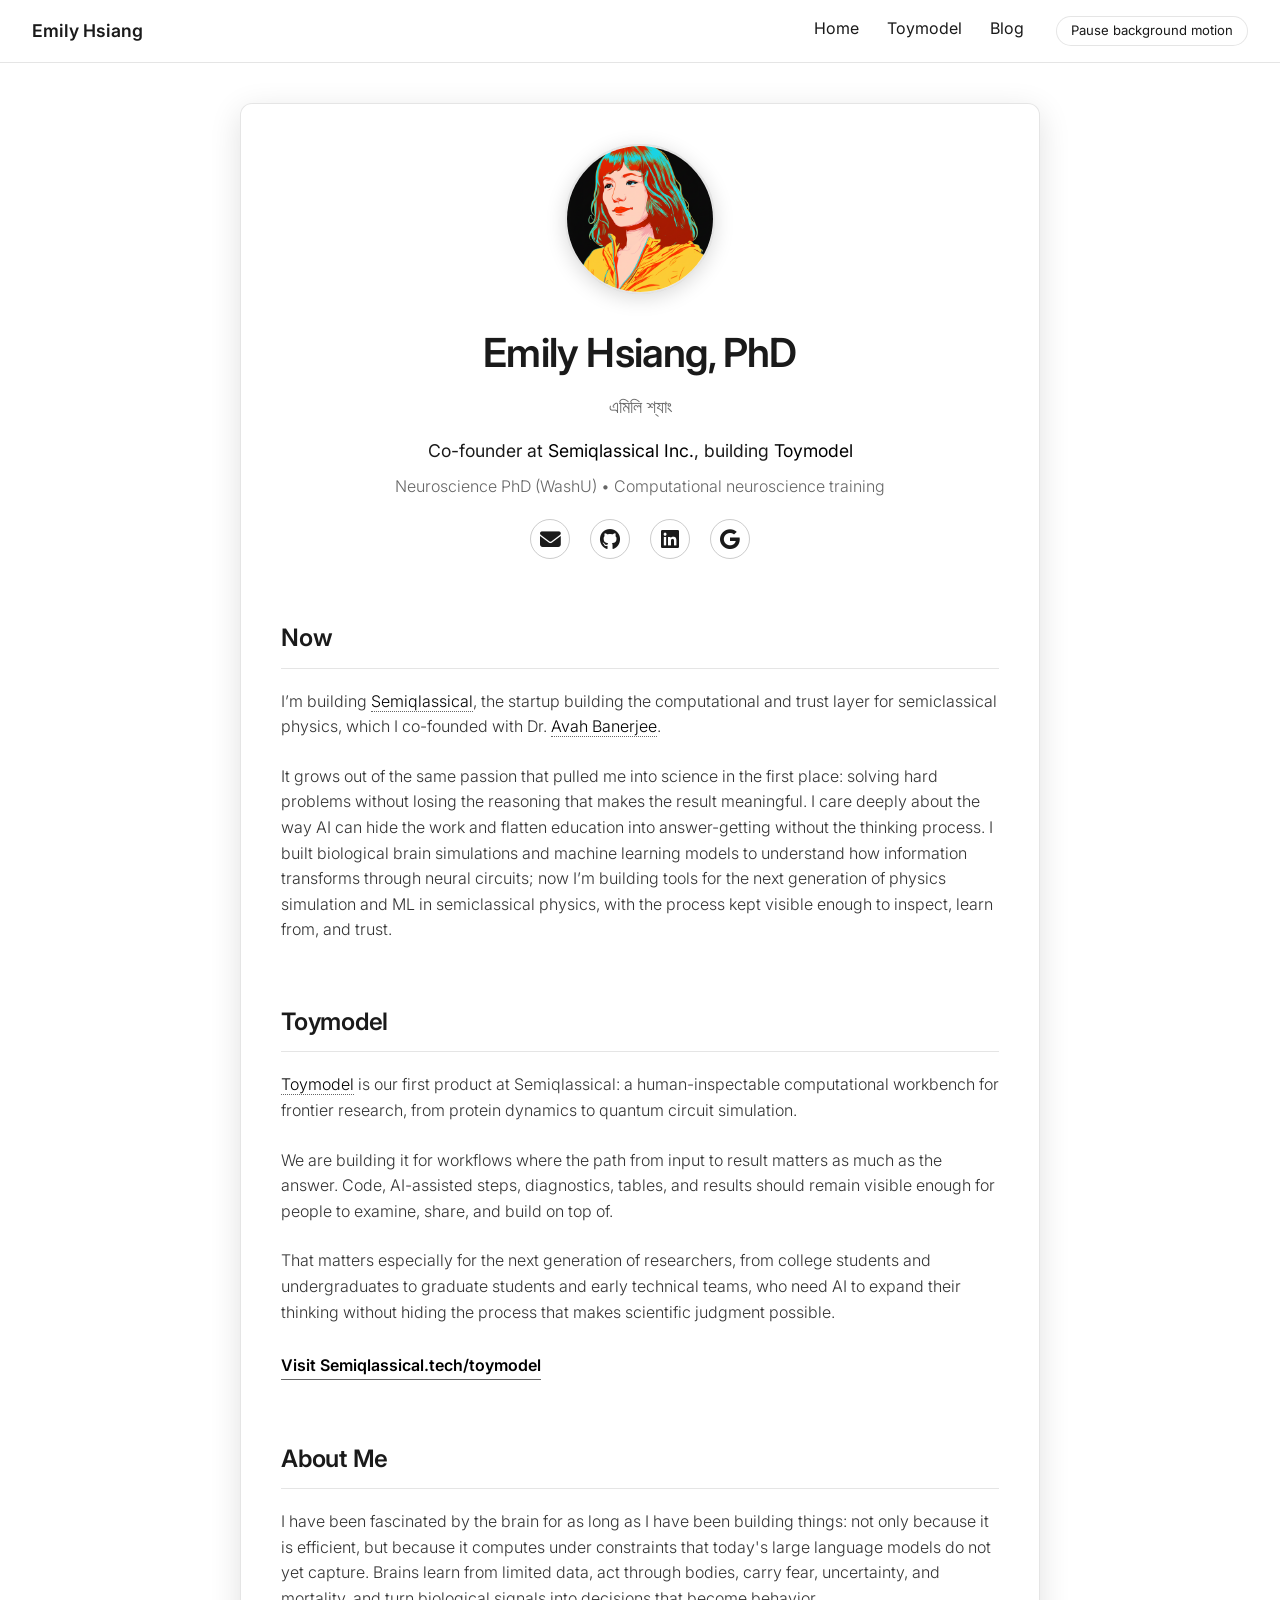
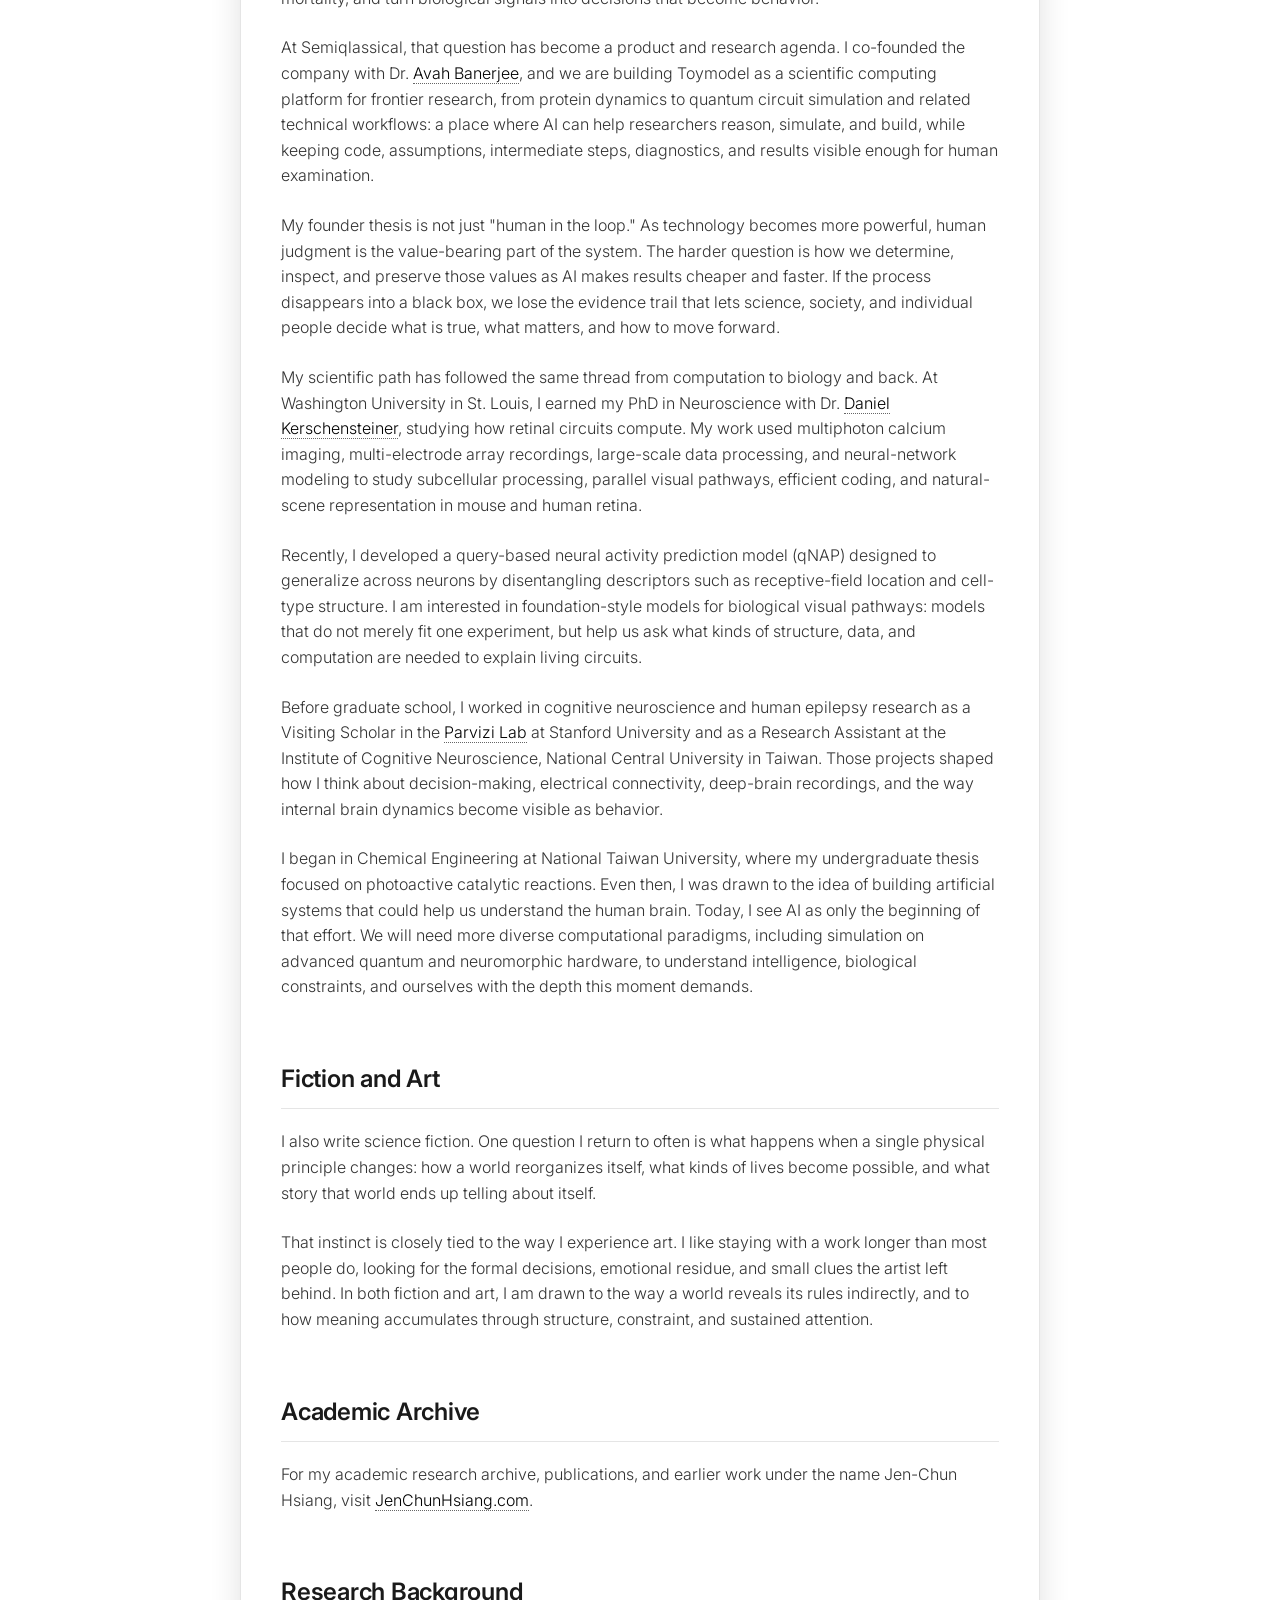
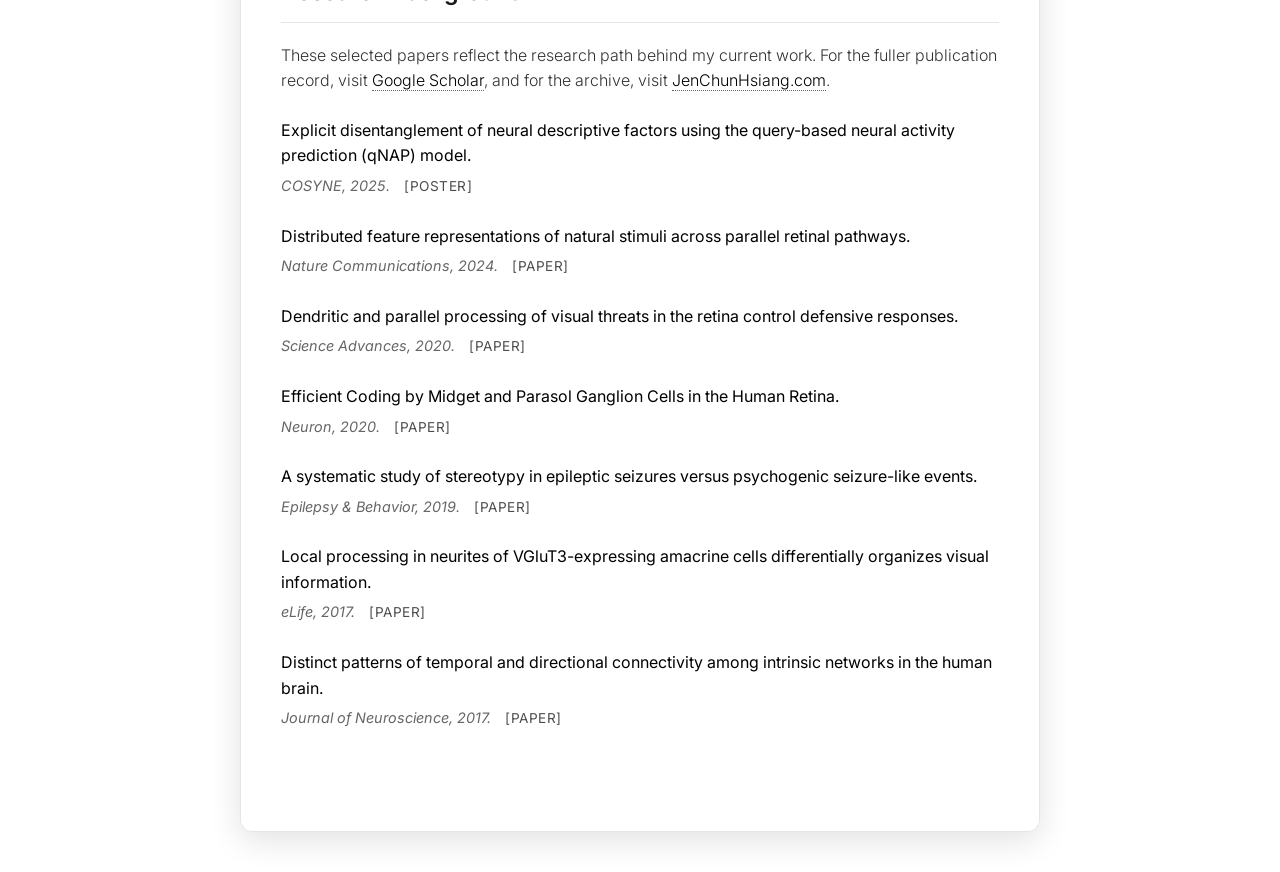
<file: index.html>
<!DOCTYPE html>
<html lang="en">
<head>
    <meta charset="UTF-8">
    <meta name="viewport" content="width=device-width, initial-scale=1.0">
    <title>Emily Hsiang, PhD</title>
    <meta name="author" content="Emily Hsiang">
    <meta name="description" content="Emily Hsiang is a neuroscience PhD and co-founder of Semiqlassical, building Toymodel for human-inspectable frontier research workflows, from protein dynamics to quantum circuit simulation.">
    <meta name="robots" content="index,follow,max-image-preview:large">
    <meta name="theme-color" content="#ffffff">
    <link rel="canonical" href="https://emilyhsiang.com/">
    <meta property="og:type" content="website">
    <meta property="og:locale" content="en_US">
    <meta property="og:site_name" content="Emily Hsiang">
    <meta property="og:title" content="Emily Hsiang, PhD">
    <meta property="og:description" content="Neuroscience PhD and co-founder of Semiqlassical, building Toymodel for human-inspectable frontier research workflows, from protein dynamics to quantum circuit simulation.">
    <meta property="og:url" content="https://emilyhsiang.com/">
    <meta property="og:image" content="https://emilyhsiang.com/assets/images/eh-cropped.png">
    <meta property="og:image:width" content="904">
    <meta property="og:image:height" content="1024">
    <meta property="og:image:alt" content="Portrait of Emily Hsiang">
    <meta name="twitter:card" content="summary">
    <meta name="twitter:title" content="Emily Hsiang, PhD">
    <meta name="twitter:description" content="Neuroscience PhD and co-founder of Semiqlassical, building Toymodel for human-inspectable frontier research workflows, from protein dynamics to quantum circuit simulation.">
    <meta name="twitter:image" content="https://emilyhsiang.com/assets/images/eh-cropped.png">
    <meta name="twitter:image:alt" content="Portrait of Emily Hsiang">
    <link rel="icon" type="image/png" href="assets/images/eh-cropped.png">
    <link rel="stylesheet" href="style.css">
    <link rel="preconnect" href="https://fonts.googleapis.com">
    <link rel="preconnect" href="https://fonts.gstatic.com" crossorigin>
    <link href="https://fonts.googleapis.com/css2?family=Inter:wght@300;400;600&amp;display=swap" rel="stylesheet">
    <link rel="stylesheet" href="https://cdnjs.cloudflare.com/ajax/libs/font-awesome/6.4.0/css/all.min.css">
    <script type="application/ld+json">
    {
        "@context": "https://schema.org",
        "@graph": [
            {
                "@type": "WebSite",
                "@id": "https://emilyhsiang.com/#website",
                "url": "https://emilyhsiang.com/",
                "name": "Emily Hsiang",
                "description": "Emily Hsiang is a neuroscience PhD and co-founder of Semiqlassical, building Toymodel for human-inspectable frontier research workflows, from protein dynamics to quantum circuit simulation.",
                "publisher": {
                    "@id": "https://emilyhsiang.com/#person"
                },
                "inLanguage": "en-US"
            },
            {
                "@type": "ProfilePage",
                "@id": "https://emilyhsiang.com/#page",
                "url": "https://emilyhsiang.com/",
                "name": "Emily Hsiang, PhD",
                "description": "Neuroscience PhD and co-founder of Semiqlassical, building Toymodel for human-inspectable frontier research workflows, from protein dynamics to quantum circuit simulation.",
                "isPartOf": {
                    "@id": "https://emilyhsiang.com/#website"
                },
                "about": {
                    "@id": "https://emilyhsiang.com/#person"
                },
                "primaryImageOfPage": {
                    "@type": "ImageObject",
                    "url": "https://emilyhsiang.com/assets/images/eh-cropped.png",
                    "width": 904,
                    "height": 1024
                },
                "inLanguage": "en-US"
            },
            {
                "@type": "Person",
                "@id": "https://emilyhsiang.com/#person",
                "name": "Emily Hsiang",
                "alternateName": "Jen-Chun Hsiang",
                "honorificSuffix": "PhD",
                "description": "Neuroscience PhD and co-founder of Semiqlassical, building Toymodel for human-inspectable frontier research workflows, from protein dynamics to quantum circuit simulation.",
                "url": "https://emilyhsiang.com/",
                "mainEntityOfPage": {
                    "@id": "https://emilyhsiang.com/#page"
                },
                "image": "https://emilyhsiang.com/assets/images/eh-cropped.png",
                "email": "mailto:hsiang@semiqlassical.tech",
                "jobTitle": "Co-founder",
                "worksFor": {
                    "@type": "Organization",
                    "name": "Semiqlassical Inc.",
                    "url": "https://semiqlassical.tech/"
                },
                "alumniOf": [
                    {
                        "@type": "CollegeOrUniversity",
                        "name": "Washington University in St. Louis"
                    },
                    {
                        "@type": "CollegeOrUniversity",
                        "name": "National Taiwan University"
                    }
                ],
                "sameAs": [
                    "https://jenchunhsiang.com/",
                    "https://github.com/Jen-Chun-Hsiang",
                    "https://linkedin.com/in/emily-hsiang-phd-4795571b",
                    "https://scholar.google.com/citations?user=z46FTv4AAAAJ&hl=en",
                    "https://semiqlassical.tech/",
                    "https://semiqlassical.tech/toymodel"
                ],
                "knowsAbout": [
                    "Computational neuroscience",
                    "Chemical engineering",
                    "Machine learning",
                    "AI systems",
                    "Data modeling",
                    "Scientific workflows",
                    "Human-inspectable computation"
                ]
            }
        ]
    }
    </script>
</head>
<body>
    <canvas id="matrix-bg"></canvas>

    <nav class="navbar">
        <a href="index.html" class="nav-brand">Emily Hsiang</a>
        <div class="nav-links">
            <a href="index.html">Home</a>
            <a href="#toymodel">Toymodel</a>
            <a href="blog.html">Blog</a>
            <button class="background-motion-toggle" type="button" aria-pressed="true">Pause background motion</button>
        </div>
    </nav>

    <div class="container">
        <header>
            <div class="profile-section">
                <img src="assets/images/eh-cropped.png" alt="Emily Hsiang" class="profile-img">
                <h1>Emily Hsiang, PhD</h1>
                <p class="name-bengali">এমিলি শ্যাং</p>
                <p class="subtitle">Co-founder at <a href="https://semiqlassical.tech/" target="_blank" rel="noopener noreferrer">Semiqlassical Inc.</a>, building <a href="https://semiqlassical.tech/toymodel" target="_blank" rel="noopener noreferrer">Toymodel</a></p>
                <p class="identity">Neuroscience PhD (WashU) • Computational neuroscience training</p>
                <div class="social-links">
                    <a href="mailto:hsiang@semiqlassical.tech" title="Email" aria-label="Email Emily Hsiang"><i class="fas fa-envelope"></i></a>
                    <a href="https://github.com/Jen-Chun-Hsiang" target="_blank" rel="me noopener noreferrer" title="GitHub" aria-label="Emily Hsiang on GitHub"><i class="fab fa-github"></i></a>
                    <a href="https://linkedin.com/in/emily-hsiang-phd-4795571b" target="_blank" rel="me noopener noreferrer" title="LinkedIn" aria-label="Emily Hsiang on LinkedIn"><i class="fab fa-linkedin"></i></a>
                    <a href="https://scholar.google.com/citations?user=z46FTv4AAAAJ&hl=en" target="_blank" rel="me noopener noreferrer" title="Google Research" aria-label="Emily Hsiang on Google Scholar"><i class="fab fa-google"></i></a>
                </div>
            </div>
        </header>

        <main>
            <section id="now">
                <h2>Now</h2>
                <p>
                    I’m building <a href="https://semiqlassical.tech/" target="_blank" rel="noopener noreferrer">Semiqlassical</a>, the startup building the computational and trust layer for semiclassical physics, which I co-founded with Dr. <a href="https://avahbanerjee.com" target="_blank" rel="noopener noreferrer">Avah Banerjee</a>.
                </p>
                <p>
                    It grows out of the same passion that pulled me into science in the first place: solving hard problems without losing the reasoning that makes the result meaningful. I care deeply about the way AI can hide the work and flatten education into answer-getting without the thinking process. I built biological brain simulations and machine learning models to understand how information transforms through neural circuits; now I’m building tools for the next generation of physics simulation and ML in semiclassical physics, with the process kept visible enough to inspect, learn from, and trust.
                </p>
            </section>

            <section id="toymodel">
                <h2>Toymodel</h2>
                <p>
                    <a href="https://semiqlassical.tech/toymodel" target="_blank" rel="noopener noreferrer">Toymodel</a> is our first product at Semiqlassical: a human-inspectable computational workbench for frontier research, from protein dynamics to quantum circuit simulation.
                </p>
                <p>
                    We are building it for workflows where the path from input to result matters as much as the answer. Code, AI-assisted steps, diagnostics, tables, and results should remain visible enough for people to examine, share, and build on top of.
                </p>
                <p>
                    That matters especially for the next generation of researchers, from college students and undergraduates to graduate students and early technical teams, who need AI to expand their thinking without hiding the process that makes scientific judgment possible.
                </p>
                <a class="section-link" href="https://semiqlassical.tech/toymodel" target="_blank" rel="noopener noreferrer">Visit Semiqlassical.tech/toymodel</a>
            </section>

            <section id="about">
                <h2>About Me</h2>
                <p>
                    I have been fascinated by the brain for as long as I have been building things: not only because it is efficient, but because it computes under constraints that today's large language models do not yet capture. Brains learn from limited data, act through bodies, carry fear, uncertainty, and mortality, and turn biological signals into decisions that become behavior.
                </p>
                <p>
                    At Semiqlassical, that question has become a product and research agenda. I co-founded the company with Dr. <a href="https://avahbanerjee.com" target="_blank" rel="noopener noreferrer">Avah Banerjee</a>, and we are building Toymodel as a scientific computing platform for frontier research, from protein dynamics to quantum circuit simulation and related technical workflows: a place where AI can help researchers reason, simulate, and build, while keeping code, assumptions, intermediate steps, diagnostics, and results visible enough for human examination.
                </p>
                <p>
                    My founder thesis is not just "human in the loop." As technology becomes more powerful, human judgment is the value-bearing part of the system. The harder question is how we determine, inspect, and preserve those values as AI makes results cheaper and faster. If the process disappears into a black box, we lose the evidence trail that lets science, society, and individual people decide what is true, what matters, and how to move forward.
                </p>
                <p>
                    My scientific path has followed the same thread from computation to biology and back. At Washington University in St. Louis, I earned my PhD in Neuroscience with Dr. <a href="https://kerschensteinerlab.wustl.edu/" target="_blank" rel="noopener noreferrer">Daniel Kerschensteiner</a>, studying how retinal circuits compute. My work used multiphoton calcium imaging, multi-electrode array recordings, large-scale data processing, and neural-network modeling to study subcellular processing, parallel visual pathways, efficient coding, and natural-scene representation in mouse and human retina.
                </p>
                <p>
                    Recently, I developed a query-based neural activity prediction model (qNAP) designed to generalize across neurons by disentangling descriptors such as receptive-field location and cell-type structure. I am interested in foundation-style models for biological visual pathways: models that do not merely fit one experiment, but help us ask what kinds of structure, data, and computation are needed to explain living circuits.
                </p>
                <p>
                    Before graduate school, I worked in cognitive neuroscience and human epilepsy research as a Visiting Scholar in the <a href="https://med.stanford.edu/parvizi-lab.html" target="_blank" rel="noopener noreferrer">Parvizi Lab</a> at Stanford University and as a Research Assistant at the Institute of Cognitive Neuroscience, National Central University in Taiwan. Those projects shaped how I think about decision-making, electrical connectivity, deep-brain recordings, and the way internal brain dynamics become visible as behavior.
                </p>
                <p>
                    I began in Chemical Engineering at National Taiwan University, where my undergraduate thesis focused on photoactive catalytic reactions. Even then, I was drawn to the idea of building artificial systems that could help us understand the human brain. Today, I see AI as only the beginning of that effort. We will need more diverse computational paradigms, including simulation on advanced quantum and neuromorphic hardware, to understand intelligence, biological constraints, and ourselves with the depth this moment demands.
                </p>
            </section>

            <section id="fiction-art">
                <h2>Fiction and Art</h2>
                <p>
                    I also write science fiction. One question I return to often is what happens when a single physical principle changes: how a world reorganizes itself, what kinds of lives become possible, and what story that world ends up telling about itself.
                </p>
                <p>
                    That instinct is closely tied to the way I experience art. I like staying with a work longer than most people do, looking for the formal decisions, emotional residue, and small clues the artist left behind. In both fiction and art, I am drawn to the way a world reveals its rules indirectly, and to how meaning accumulates through structure, constraint, and sustained attention.
                </p>
            </section>

            <section id="archive">
                <h2>Academic Archive</h2>
                <p>
                    For my academic research archive, publications, and earlier work under the name Jen-Chun Hsiang, visit <a href="https://jenchunhsiang.com/" target="_blank" rel="me noopener noreferrer">JenChunHsiang.com</a>.
                </p>
            </section>

            <section id="publications">
                <h2>Research Background</h2>
                <p>
                    These selected papers reflect the research path behind my current work. For the fuller publication record, visit <a href="https://scholar.google.com/citations?user=z46FTv4AAAAJ&hl=en" target="_blank" rel="me noopener noreferrer">Google Scholar</a>, and for the archive, visit <a href="https://jenchunhsiang.com/" target="_blank" rel="me noopener noreferrer">JenChunHsiang.com</a>.
                </p>
                <ul class="publication-list">
                    <li>
                        <span class="pub-title">Explicit disentanglement of neural descriptive factors using the query-based neural activity prediction (qNAP) model.</span>
                        <span class="pub-info">COSYNE, 2025.</span>
                        <a href="https://static1.squarespace.com/static/6102ca347474c263c40150cd/t/6894fc7f5fb1aa4a65a2fc1e/1754594431324/Cosyne+2025+Main+Meeting+Program+Book.pdf#page=151" class="pub-link" target="_blank" rel="noopener noreferrer">[Poster]</a>
                    </li>
                    <li>
                        <span class="pub-title">Distributed feature representations of natural stimuli across parallel retinal pathways.</span>
                        <span class="pub-info">Nature Communications, 2024.</span>
                        <a href="https://www.nature.com/articles/s41467-024-46348-y" class="pub-link" target="_blank" rel="noopener noreferrer">[Paper]</a>
                    </li>
                    <li>
                        <span class="pub-title">Dendritic and parallel processing of visual threats in the retina control defensive responses.</span>
                        <span class="pub-info">Science Advances, 2020.</span>
                        <a href="https://advances.sciencemag.org/content/6/47/eabc9920.abstract" class="pub-link" target="_blank" rel="noopener noreferrer">[Paper]</a>
                    </li>
                    <li>
                        <span class="pub-title">Efficient Coding by Midget and Parasol Ganglion Cells in the Human Retina.</span>
                        <span class="pub-info">Neuron, 2020.</span>
                        <a href="https://www.sciencedirect.com/science/article/pii/S0896627320303998" class="pub-link" target="_blank" rel="noopener noreferrer">[Paper]</a>
                    </li>
                    <li>
                        <span class="pub-title">A systematic study of stereotypy in epileptic seizures versus psychogenic seizure-like events.</span>
                        <span class="pub-info">Epilepsy & Behavior, 2019.</span>
                        <a href="https://www.sciencedirect.com/science/article/pii/S1525505018308369" class="pub-link" target="_blank" rel="noopener noreferrer">[Paper]</a>
                    </li>
                    <li>
                        <span class="pub-title">Local processing in neurites of VGluT3-expressing amacrine cells differentially organizes visual information.</span>
                        <span class="pub-info">eLife, 2017.</span>
                        <a href="https://elifesciences.org/articles/31307" class="pub-link" target="_blank" rel="noopener noreferrer">[Paper]</a>
                    </li>
                    <li>
                        <span class="pub-title">Distinct patterns of temporal and directional connectivity among intrinsic networks in the human brain.</span>
                        <span class="pub-info">Journal of Neuroscience, 2017.</span>
                        <a href="https://www.jneurosci.org/content/37/40/9667.full" class="pub-link" target="_blank" rel="noopener noreferrer">[Paper]</a>
                    </li>
                </ul>
            </section>
        </main>
    </div>

    <script src="script.js"></script>
</body>
</html>
</file>
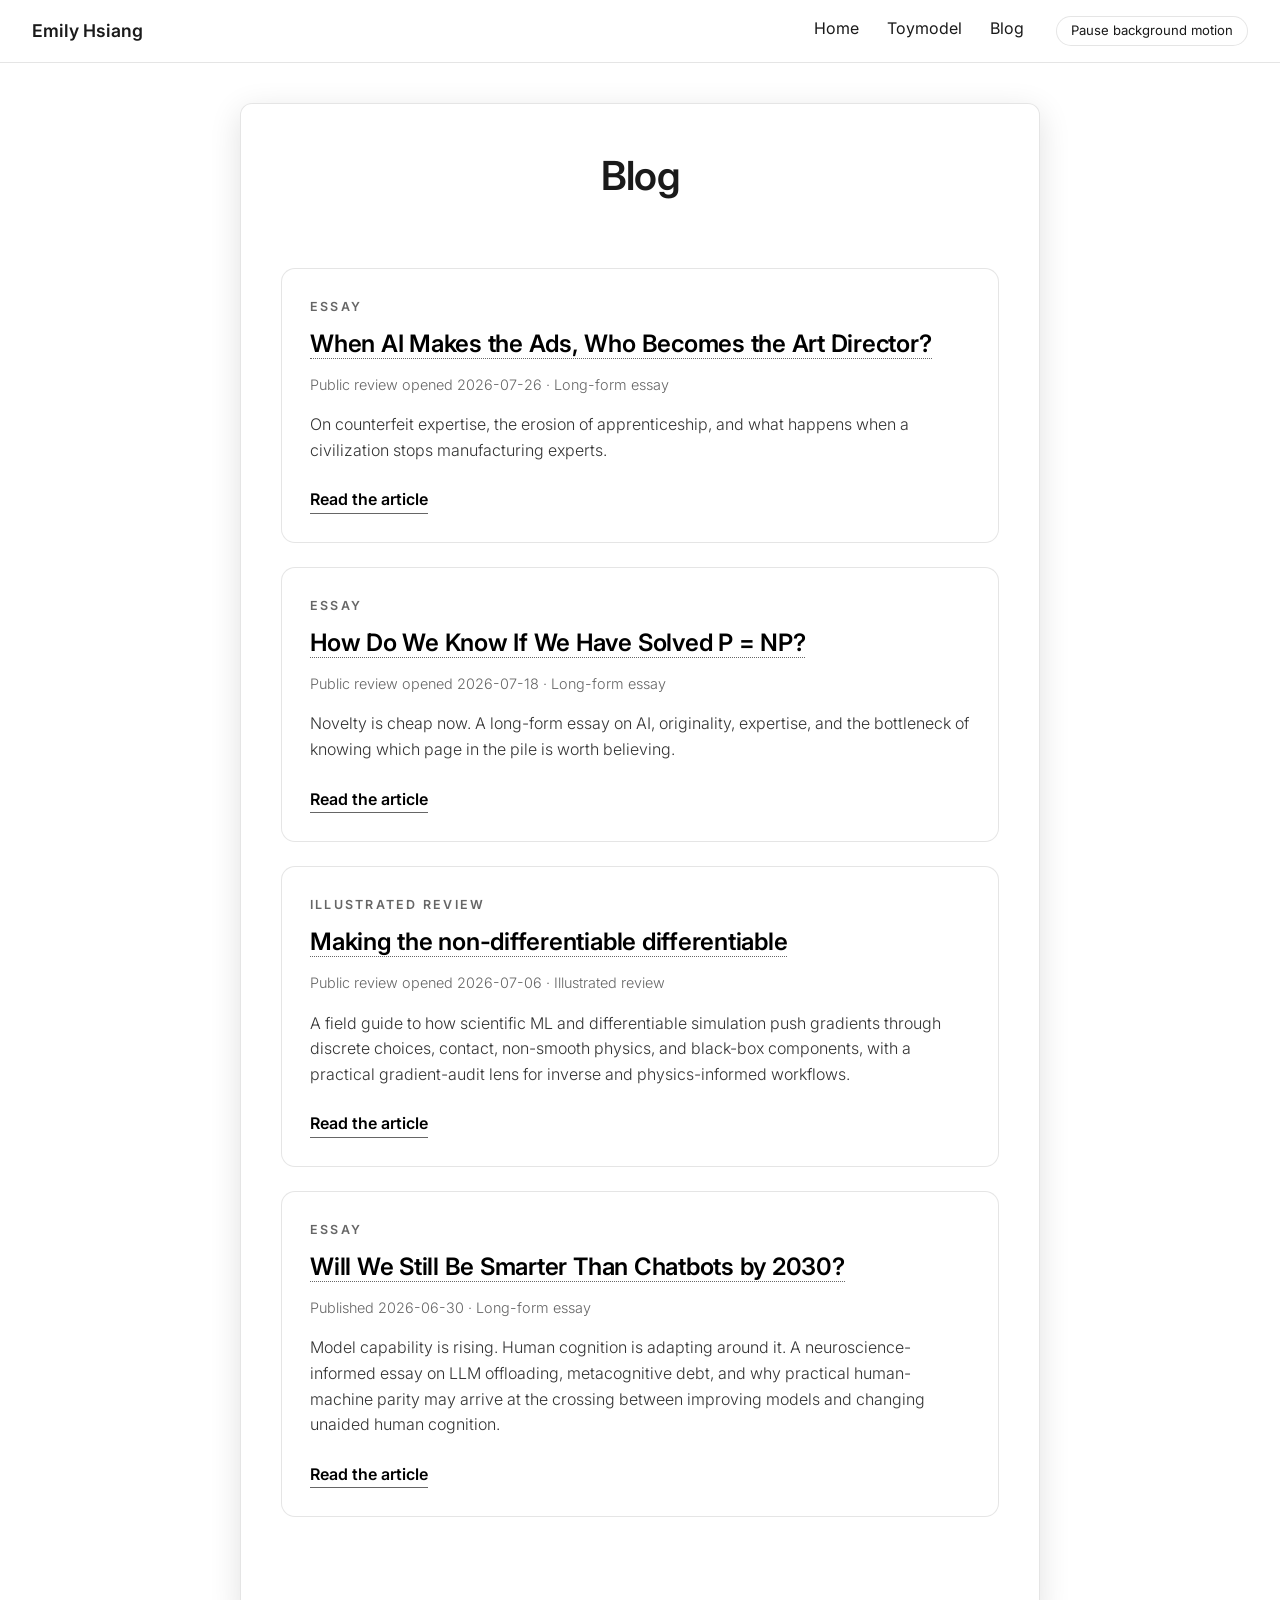
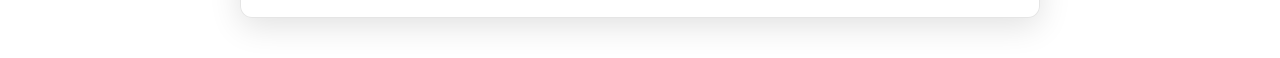
<file: blog.html>
<!DOCTYPE html>
<html lang="en">
<head>
    <meta charset="UTF-8">
    <meta name="viewport" content="width=device-width, initial-scale=1.0">
    <title>Blog — Emily Hsiang, PhD</title>
    <meta name="author" content="Emily Hsiang">
    <meta name="description" content="Essays from Emily Hsiang on AI systems, cognition, research workflows, modeling, and founder work.">
    <meta name="robots" content="index,follow,max-image-preview:large">
    <meta name="theme-color" content="#ffffff">
    <link rel="canonical" href="https://emilyhsiang.com/blog.html">
    <meta property="og:type" content="website">
    <meta property="og:locale" content="en_US">
    <meta property="og:site_name" content="Emily Hsiang">
    <meta property="og:title" content="Blog — Emily Hsiang, PhD">
    <meta property="og:description" content="Essays from Emily Hsiang on AI systems, cognition, research workflows, modeling, and founder work.">
    <meta property="og:url" content="https://emilyhsiang.com/blog.html">
    <meta property="og:image" content="https://emilyhsiang.com/assets/images/eh-cropped.png">
    <meta property="og:image:width" content="904">
    <meta property="og:image:height" content="1024">
    <meta property="og:image:alt" content="Portrait of Emily Hsiang">
    <meta name="twitter:card" content="summary">
    <meta name="twitter:title" content="Blog — Emily Hsiang, PhD">
    <meta name="twitter:description" content="Essays from Emily Hsiang on AI systems, cognition, research workflows, modeling, and founder work.">
    <meta name="twitter:image" content="https://emilyhsiang.com/assets/images/eh-cropped.png">
    <meta name="twitter:image:alt" content="Portrait of Emily Hsiang">
    <link rel="icon" type="image/png" href="assets/images/eh-cropped.png">
    <link rel="stylesheet" href="style.css">
    <link rel="preconnect" href="https://fonts.googleapis.com">
    <link rel="preconnect" href="https://fonts.gstatic.com" crossorigin>
    <link href="https://fonts.googleapis.com/css2?family=Inter:wght@300;400;600&amp;display=swap" rel="stylesheet">
    <link rel="stylesheet" href="https://cdnjs.cloudflare.com/ajax/libs/font-awesome/6.4.0/css/all.min.css">
    <script type="application/ld+json">
    {
        "@context": "https://schema.org",
        "@graph": [
            {
                "@type": "WebSite",
                "@id": "https://emilyhsiang.com/#website",
                "url": "https://emilyhsiang.com/",
                "name": "Emily Hsiang",
                "description": "Emily Hsiang is a neuroscience PhD and co-founder of Semiqlassical, building Toymodel for human-inspectable frontier research workflows, from protein dynamics to quantum circuit simulation.",
                "inLanguage": "en-US"
            },
            {
                "@type": "CollectionPage",
                "@id": "https://emilyhsiang.com/blog.html#page",
                "url": "https://emilyhsiang.com/blog.html",
                "name": "Blog — Emily Hsiang, PhD",
                "description": "Essays from Emily Hsiang on AI systems, cognition, research workflows, modeling, and founder work.",
                "dateModified": "2026-07-26",
                "isPartOf": {
                    "@id": "https://emilyhsiang.com/#website"
                },
                "mainEntity": {
                    "@id": "https://emilyhsiang.com/blog.html#blog"
                },
                "about": {
                    "@type": "Person",
                    "@id": "https://emilyhsiang.com/#person",
                    "name": "Emily Hsiang",
                    "alternateName": "Jen-Chun Hsiang",
                    "url": "https://emilyhsiang.com/"
                },
                "hasPart": [
                    {
                        "@type": "BlogPosting",
                        "@id": "https://emilyhsiang.com/articles/who-will-read-the-pile.html#article",
                        "url": "https://emilyhsiang.com/articles/who-will-read-the-pile.html",
                        "headline": "When AI Makes the Ads, Who Becomes the Art Director?",
                        "description": "On counterfeit expertise, the erosion of apprenticeship, and what happens when a civilization stops manufacturing experts.",
                        "datePublished": "2026-07-26",
                        "dateCreated": "2026-07-26",
                        "dateModified": "2026-07-26",
                        "creativeWorkStatus": "Public review",
                        "isAccessibleForFree": true,
                        "keywords": [
                            "generative AI",
                            "verification",
                            "expertise",
                            "apprenticeship",
                            "education",
                            "human judgment",
                            "AI and work"
                        ]
                    },
                    {
                        "@type": "BlogPosting",
                        "@id": "https://emilyhsiang.com/articles/how-would-we-know-if-ai-solves-p-np.html#article",
                        "url": "https://emilyhsiang.com/articles/how-would-we-know-if-ai-solves-p-np.html",
                        "headline": "How Do We Know If We Have Solved P = NP?",
                        "description": "An essay on AI, originality, expertise, and why verification and domain judgment are the bottleneck in domains without cheap external oracles.",
                        "datePublished": "2026-07-18",
                        "dateCreated": "2026-07-18",
                        "dateModified": "2026-07-26",
                        "creativeWorkStatus": "Public review",
                        "isAccessibleForFree": true,
                        "keywords": [
                            "generative AI",
                            "expertise",
                            "verification",
                            "P versus NP",
                            "creativity",
                            "cheap verifiers"
                        ]
                    },
                    {
                        "@type": "BlogPosting",
                        "@id": "https://emilyhsiang.com/articles/making-the-non-differentiable-differentiable.html#article",
                        "url": "https://emilyhsiang.com/articles/making-the-non-differentiable-differentiable.html",
                        "headline": "Making the non-differentiable differentiable",
                        "description": "An illustrated review of differentiable simulation and scientific ML: gradient estimation, non-smooth physics, inverse problems, PINNs, and practical gradient audits.",
                        "datePublished": "2026-07-06",
                        "dateCreated": "2026-07-06",
                        "dateModified": "2026-07-06",
                        "creativeWorkStatus": "Public review",
                        "isAccessibleForFree": true,
                        "keywords": [
                            "differentiable simulation",
                            "scientific machine learning",
                            "gradient estimation",
                            "gradient audit",
                            "PINNs",
                            "inverse problems",
                            "physics-informed modeling",
                            "neural operators"
                        ]
                    },
                    {
                        "@type": "BlogPosting",
                        "@id": "https://emilyhsiang.com/articles/will-we-still-be-smarter-than-chatbots-by-2030.html#article",
                        "url": "https://emilyhsiang.com/articles/will-we-still-be-smarter-than-chatbots-by-2030.html",
                        "headline": "Will We Still Be Smarter Than Chatbots by 2030?",
                        "description": "A neuroscience-informed essay on LLM offloading, metacognitive debt, and the practical crossing point between improving models and changing unaided human cognition.",
                        "datePublished": "2026-06-30",
                        "dateModified": "2026-07-06"
                    }
                ],
                "inLanguage": "en-US"
            },
            {
                "@type": "Blog",
                "@id": "https://emilyhsiang.com/blog.html#blog",
                "url": "https://emilyhsiang.com/blog.html",
                "name": "Emily Hsiang Blog",
                "description": "Essays from Emily Hsiang on AI systems, cognition, research workflows, modeling, and founder work.",
                "blogPost": [
                    {
                        "@id": "https://emilyhsiang.com/articles/who-will-read-the-pile.html#article"
                    },
                    {
                        "@id": "https://emilyhsiang.com/articles/how-would-we-know-if-ai-solves-p-np.html#article"
                    },
                    {
                        "@id": "https://emilyhsiang.com/articles/making-the-non-differentiable-differentiable.html#article"
                    },
                    {
                        "@id": "https://emilyhsiang.com/articles/will-we-still-be-smarter-than-chatbots-by-2030.html#article"
                    }
                ],
                "inLanguage": "en-US"
            }
        ]
    }
    </script>
</head>
<body>
    <canvas id="matrix-bg"></canvas>

    <nav class="navbar">
        <a href="index.html" class="nav-brand">Emily Hsiang</a>
        <div class="nav-links">
            <a href="index.html">Home</a>
            <a href="index.html#toymodel">Toymodel</a>
            <a href="blog.html">Blog</a>
            <button class="background-motion-toggle" type="button" aria-pressed="true">Pause background motion</button>
        </div>
    </nav>

    <div class="container">
        <header>
            <h1>Blog</h1>
        </header>

        <main>
            <section id="posts" class="blog-index">
                <article class="post-card">
                    <p class="eyebrow">Essay</p>
                    <h2><a href="articles/who-will-read-the-pile.html">When AI Makes the Ads, Who Becomes the Art Director?</a></h2>
                    <p class="post-meta">Public review opened <time datetime="2026-07-26">2026-07-26</time> · Long-form essay</p>
                    <p>
                        On counterfeit expertise, the erosion of apprenticeship, and what happens when a civilization stops manufacturing experts.
                    </p>
                    <a class="section-link" href="articles/who-will-read-the-pile.html">Read the article</a>
                </article>
                <article class="post-card">
                    <p class="eyebrow">Essay</p>
                    <h2><a href="articles/how-would-we-know-if-ai-solves-p-np.html">How Do We Know If We Have Solved P = NP?</a></h2>
                    <p class="post-meta">Public review opened <time datetime="2026-07-18">2026-07-18</time> · Long-form essay</p>
                    <p>
                        Novelty is cheap now. A long-form essay on AI, originality, expertise, and the bottleneck of knowing which page in the pile is worth believing.
                    </p>
                    <a class="section-link" href="articles/how-would-we-know-if-ai-solves-p-np.html">Read the article</a>
                </article>
                <article class="post-card">
                    <p class="eyebrow">Illustrated Review</p>
                    <h2><a href="articles/making-the-non-differentiable-differentiable.html">Making the non-differentiable differentiable</a></h2>
                    <p class="post-meta">Public review opened <time datetime="2026-07-06">2026-07-06</time> · Illustrated review</p>
                    <p>
                        A field guide to how scientific ML and differentiable simulation push gradients through discrete choices, contact, non-smooth physics, and black-box components, with a practical gradient-audit lens for inverse and physics-informed workflows.
                    </p>
                    <a class="section-link" href="articles/making-the-non-differentiable-differentiable.html">Read the article</a>
                </article>
                <article class="post-card">
                    <p class="eyebrow">Essay</p>
                    <h2><a href="articles/will-we-still-be-smarter-than-chatbots-by-2030.html">Will We Still Be Smarter Than Chatbots by 2030?</a></h2>
                    <p class="post-meta">Published <time datetime="2026-06-30">2026-06-30</time> · Long-form essay</p>
                    <p>
                        Model capability is rising. Human cognition is adapting around it. A neuroscience-informed essay on LLM offloading, metacognitive debt, and why practical human-machine parity may arrive at the crossing between improving models and changing unaided human cognition.
                    </p>
                    <a class="section-link" href="articles/will-we-still-be-smarter-than-chatbots-by-2030.html">Read the article</a>
                </article>
            </section>
        </main>
    </div>

    <script src="script.js"></script>
</body>
</html>
</file>
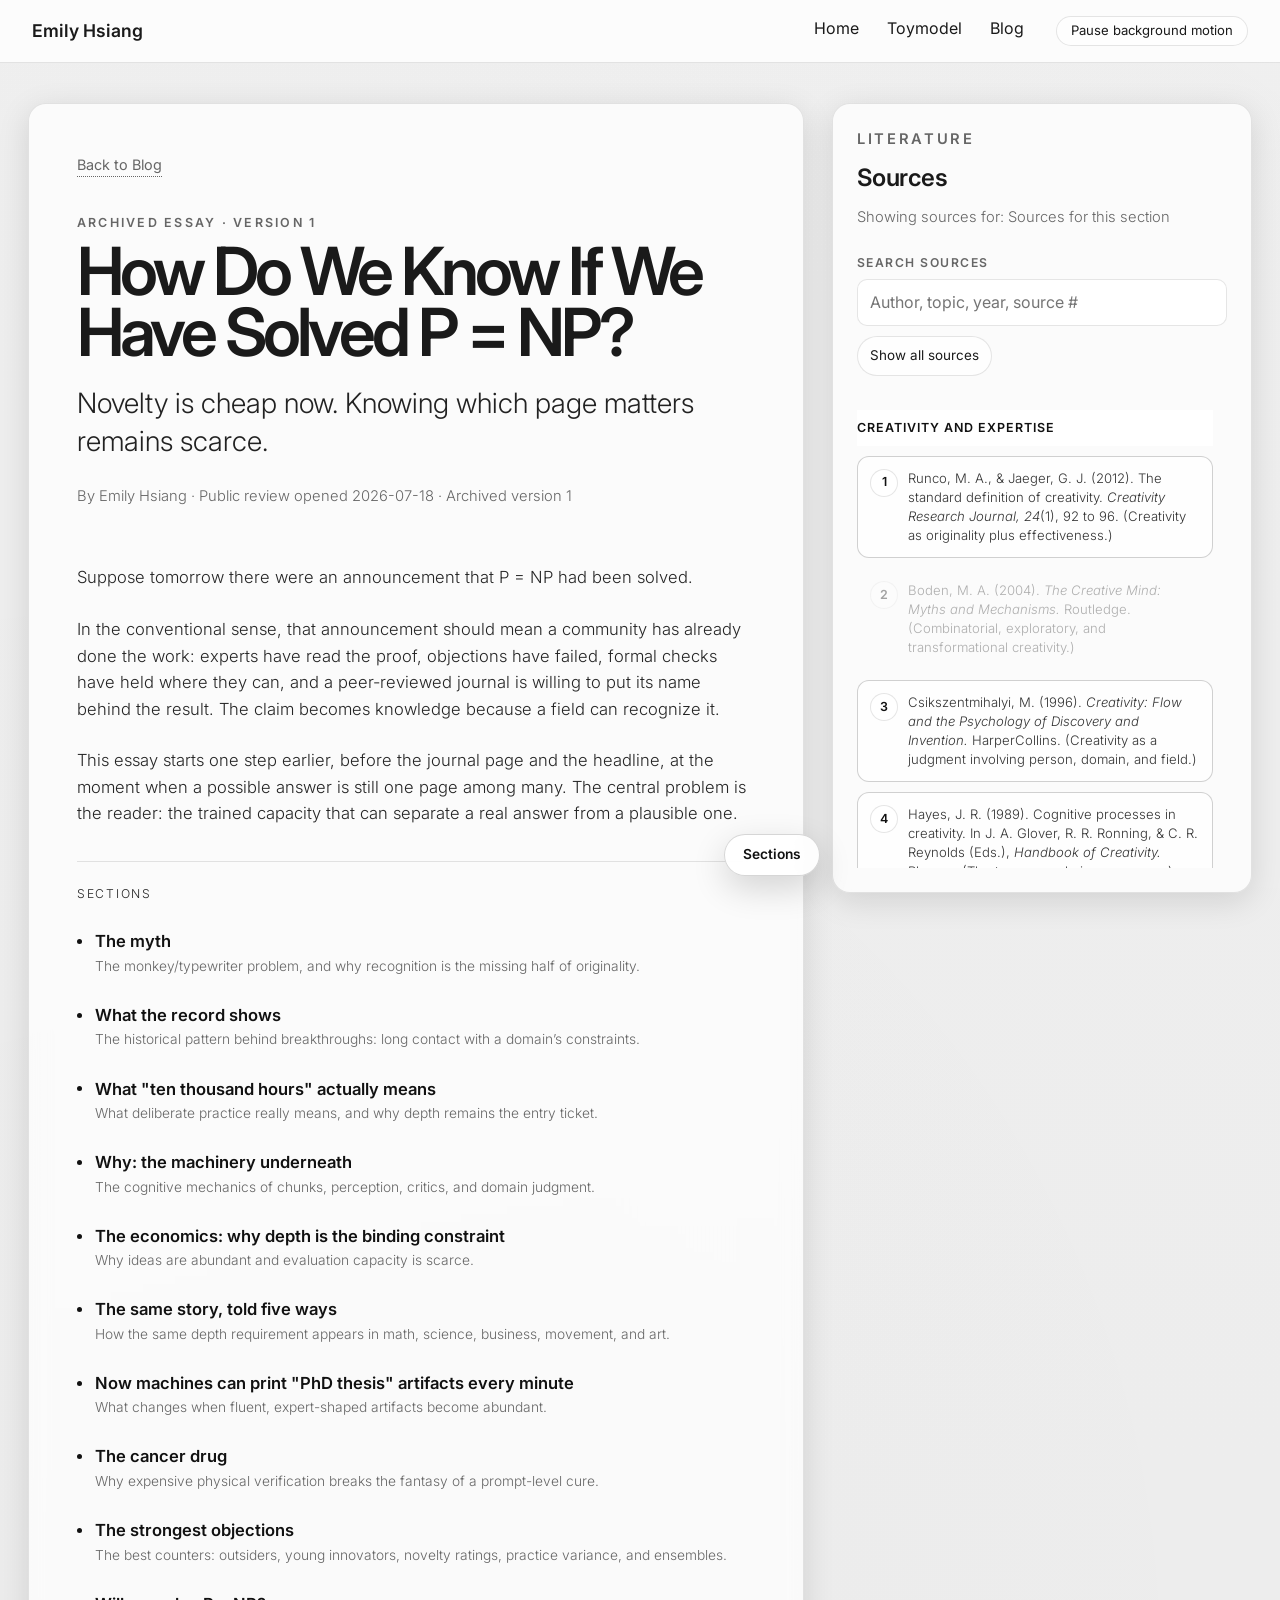
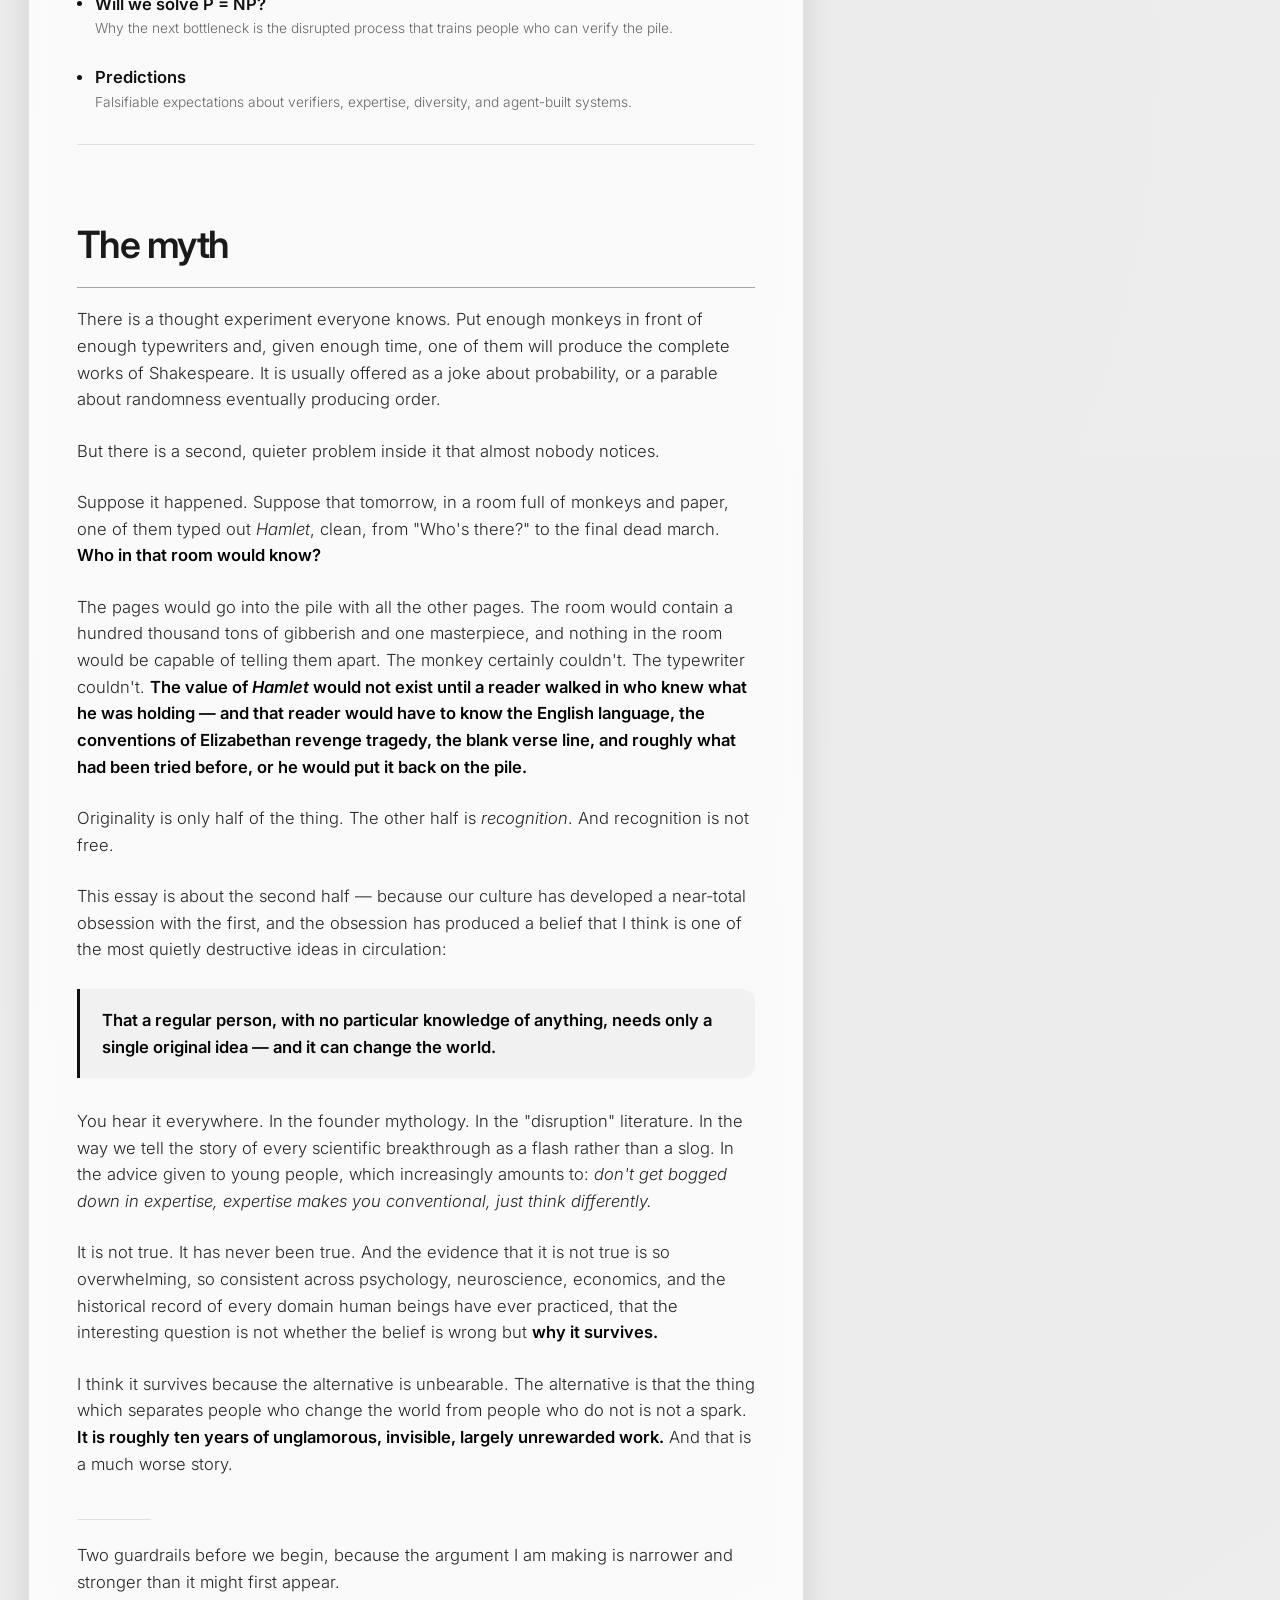
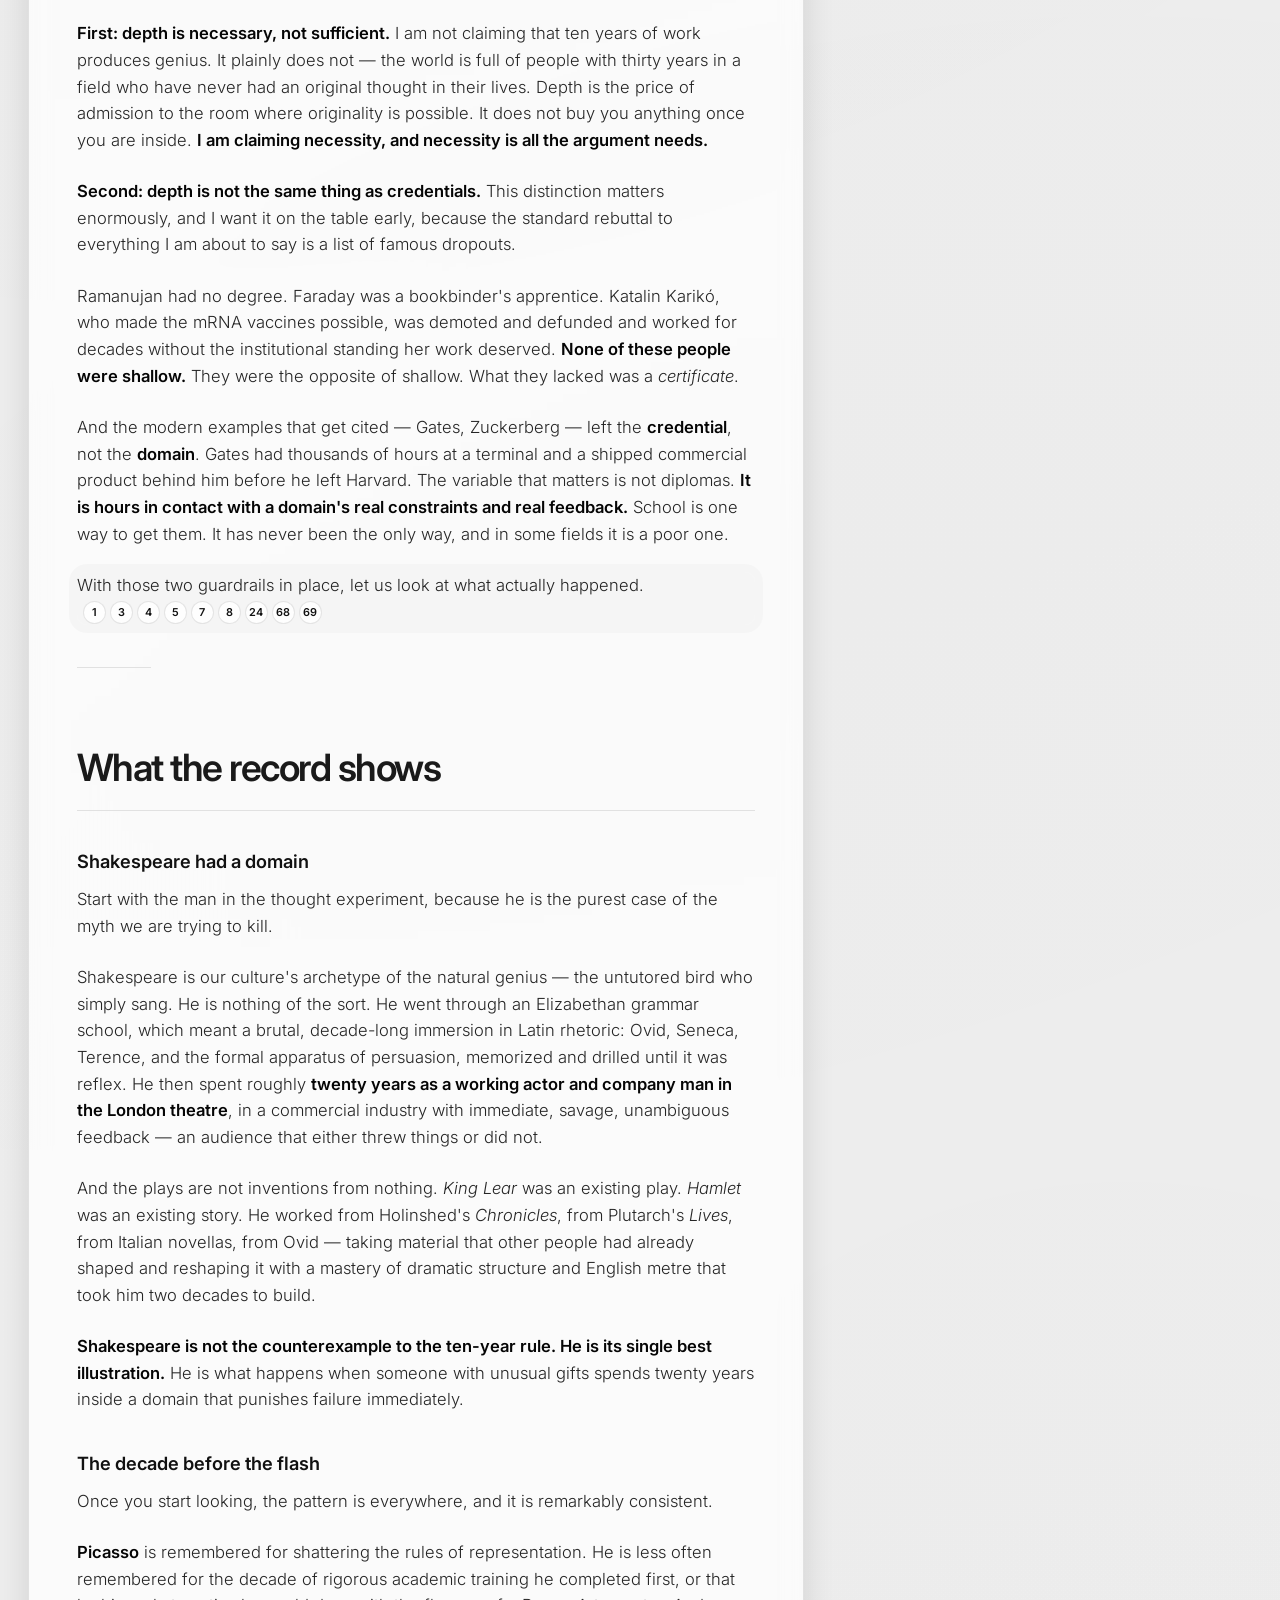
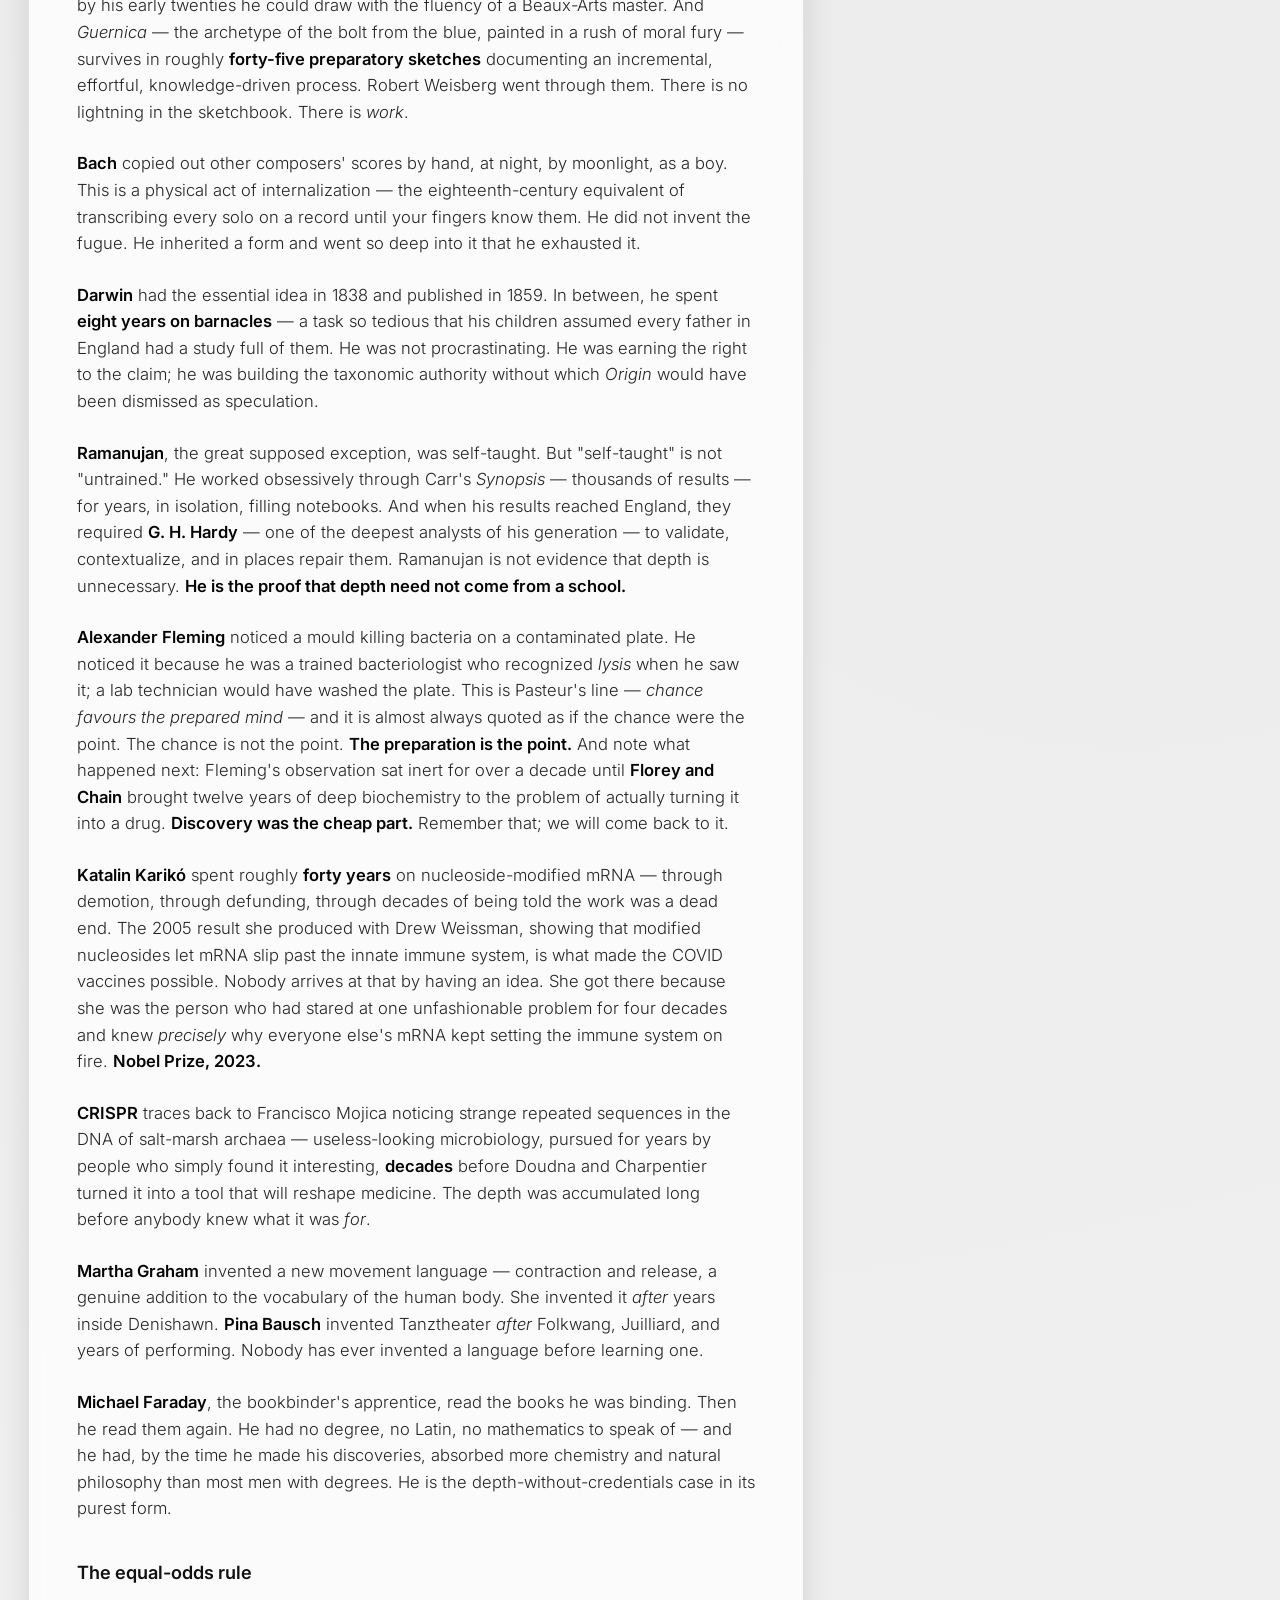
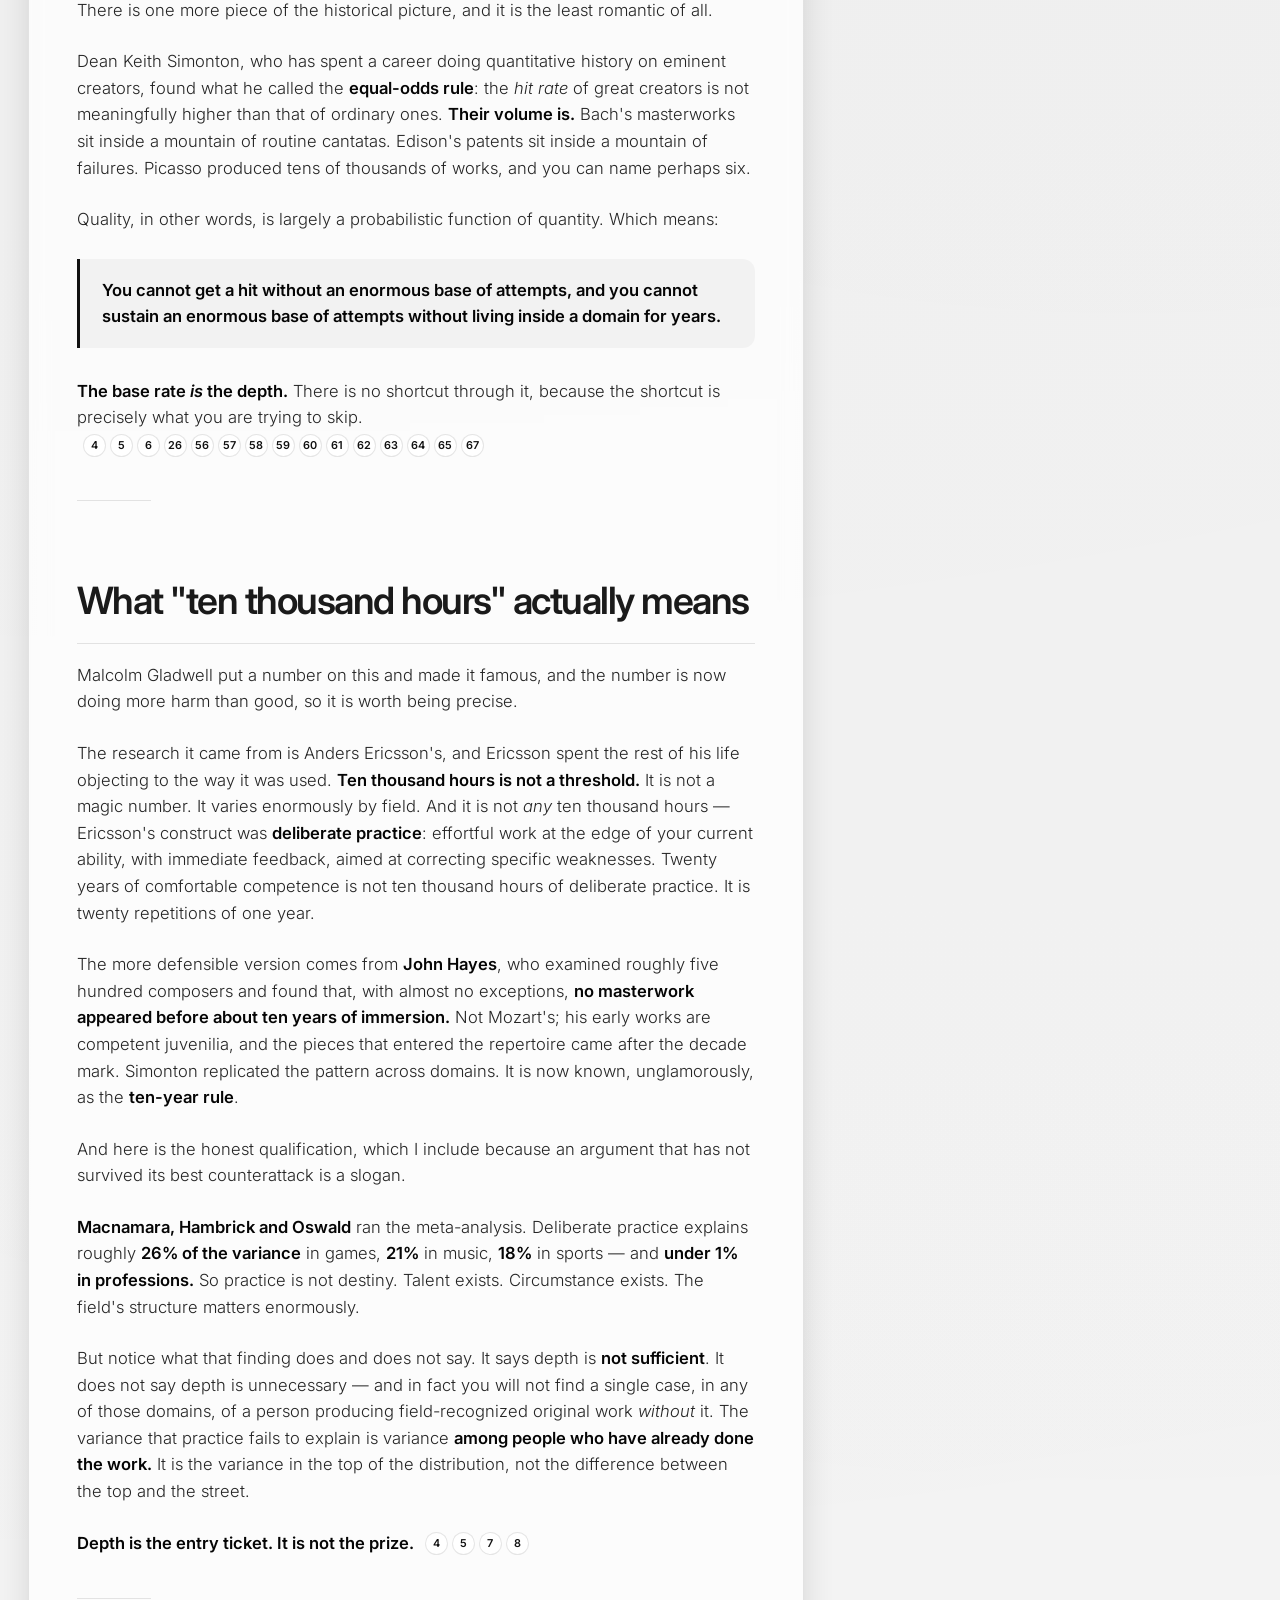
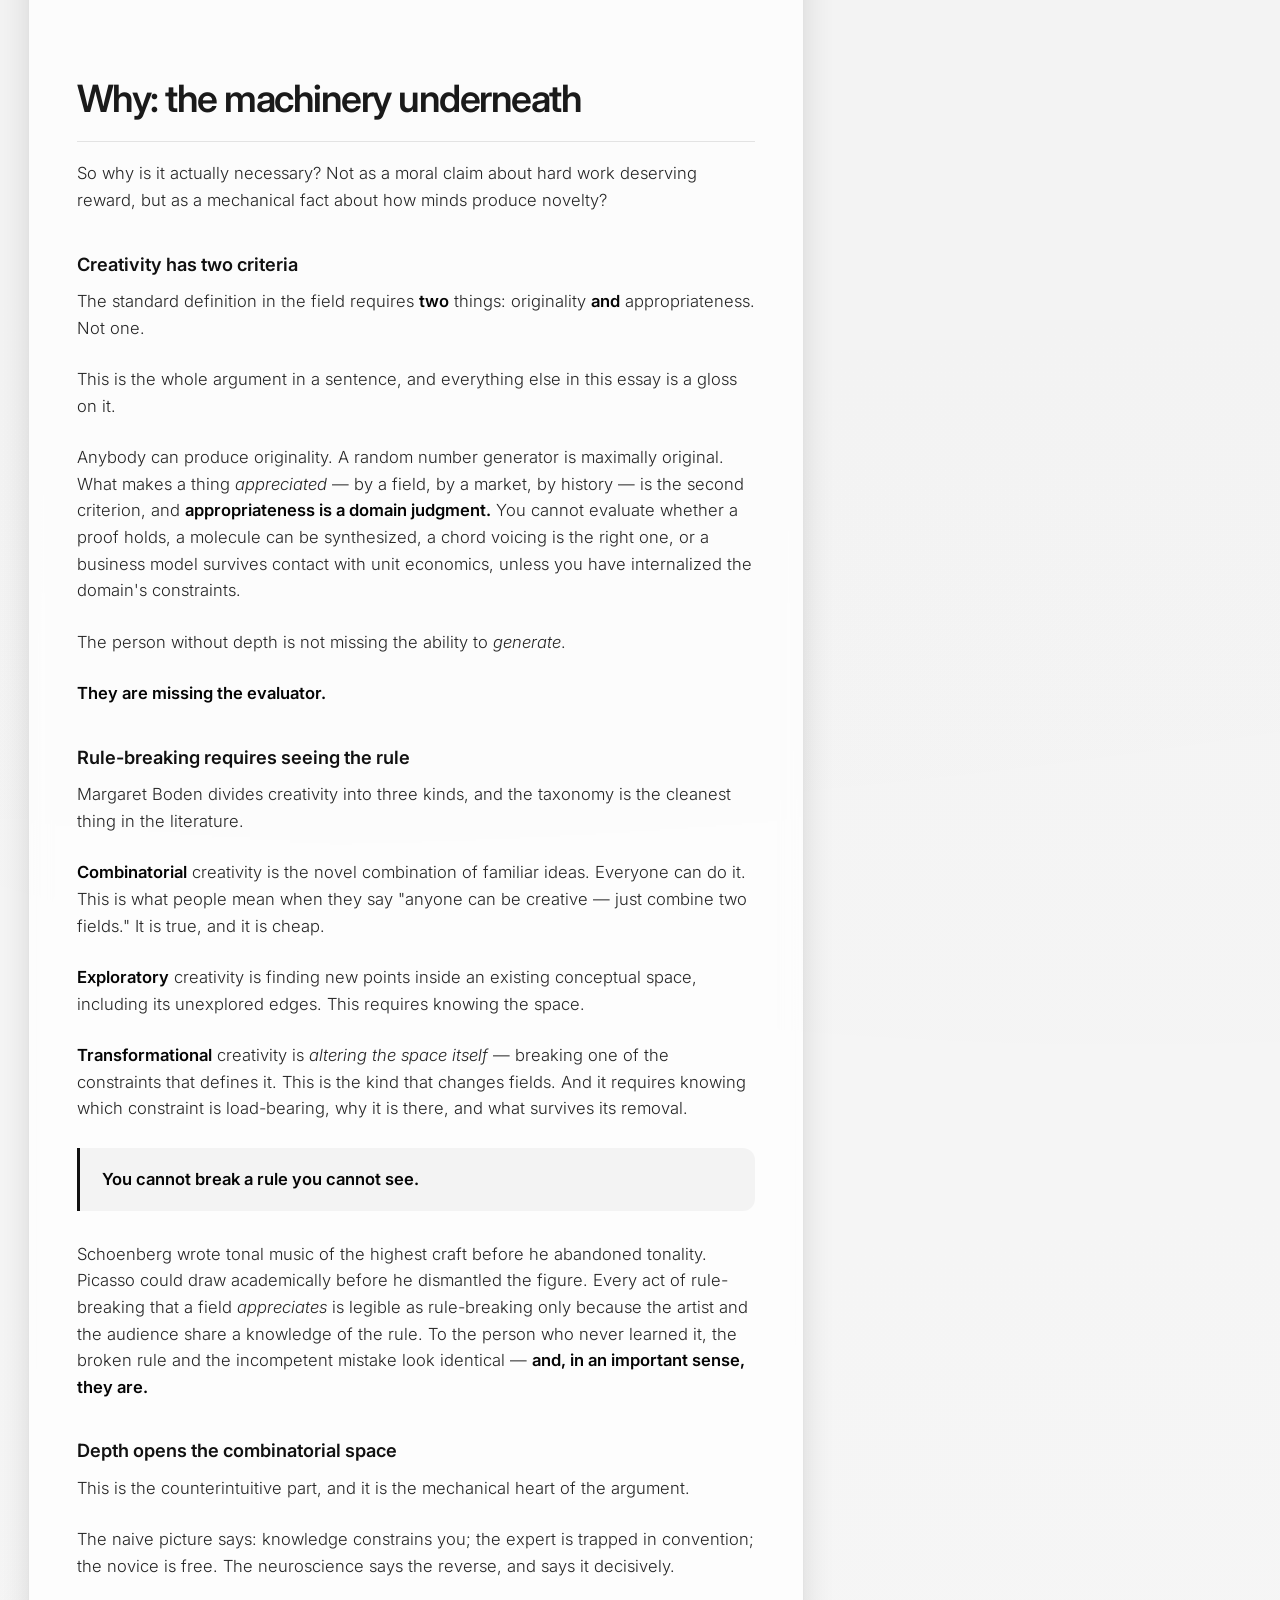
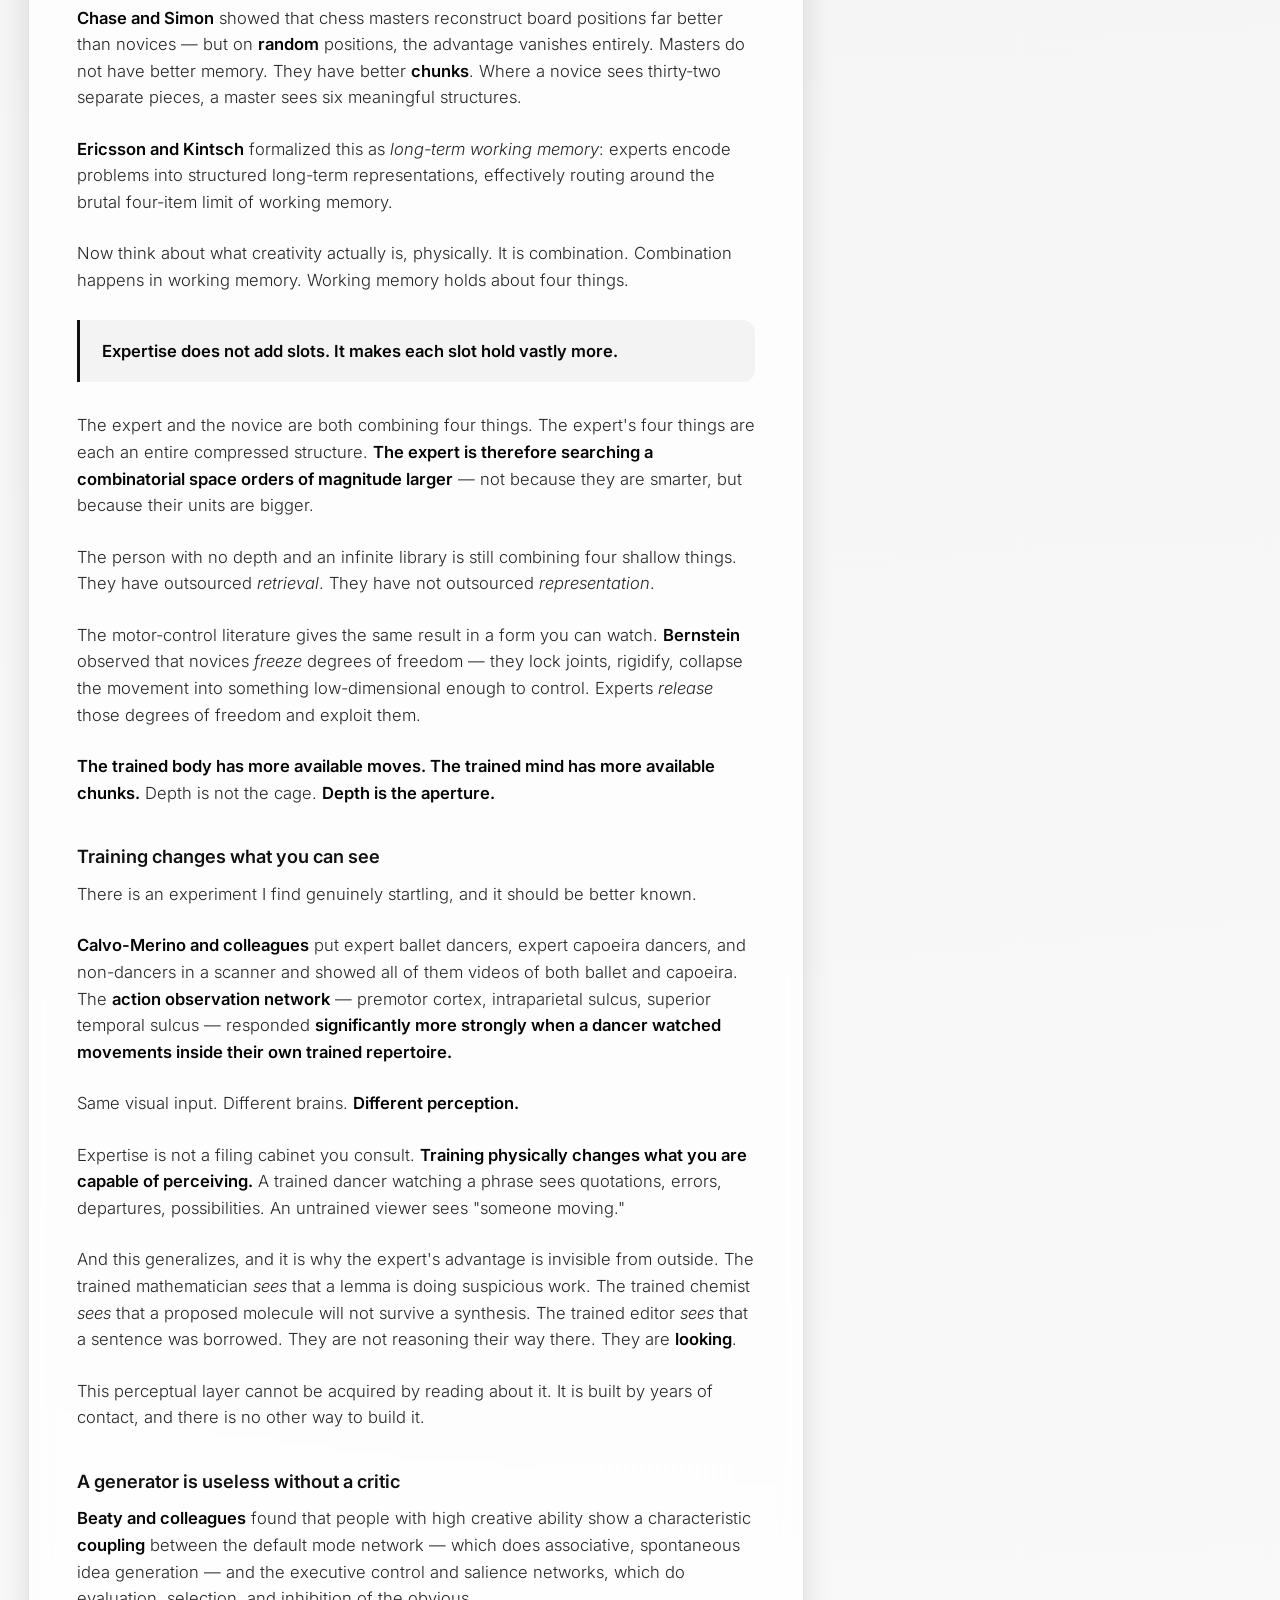
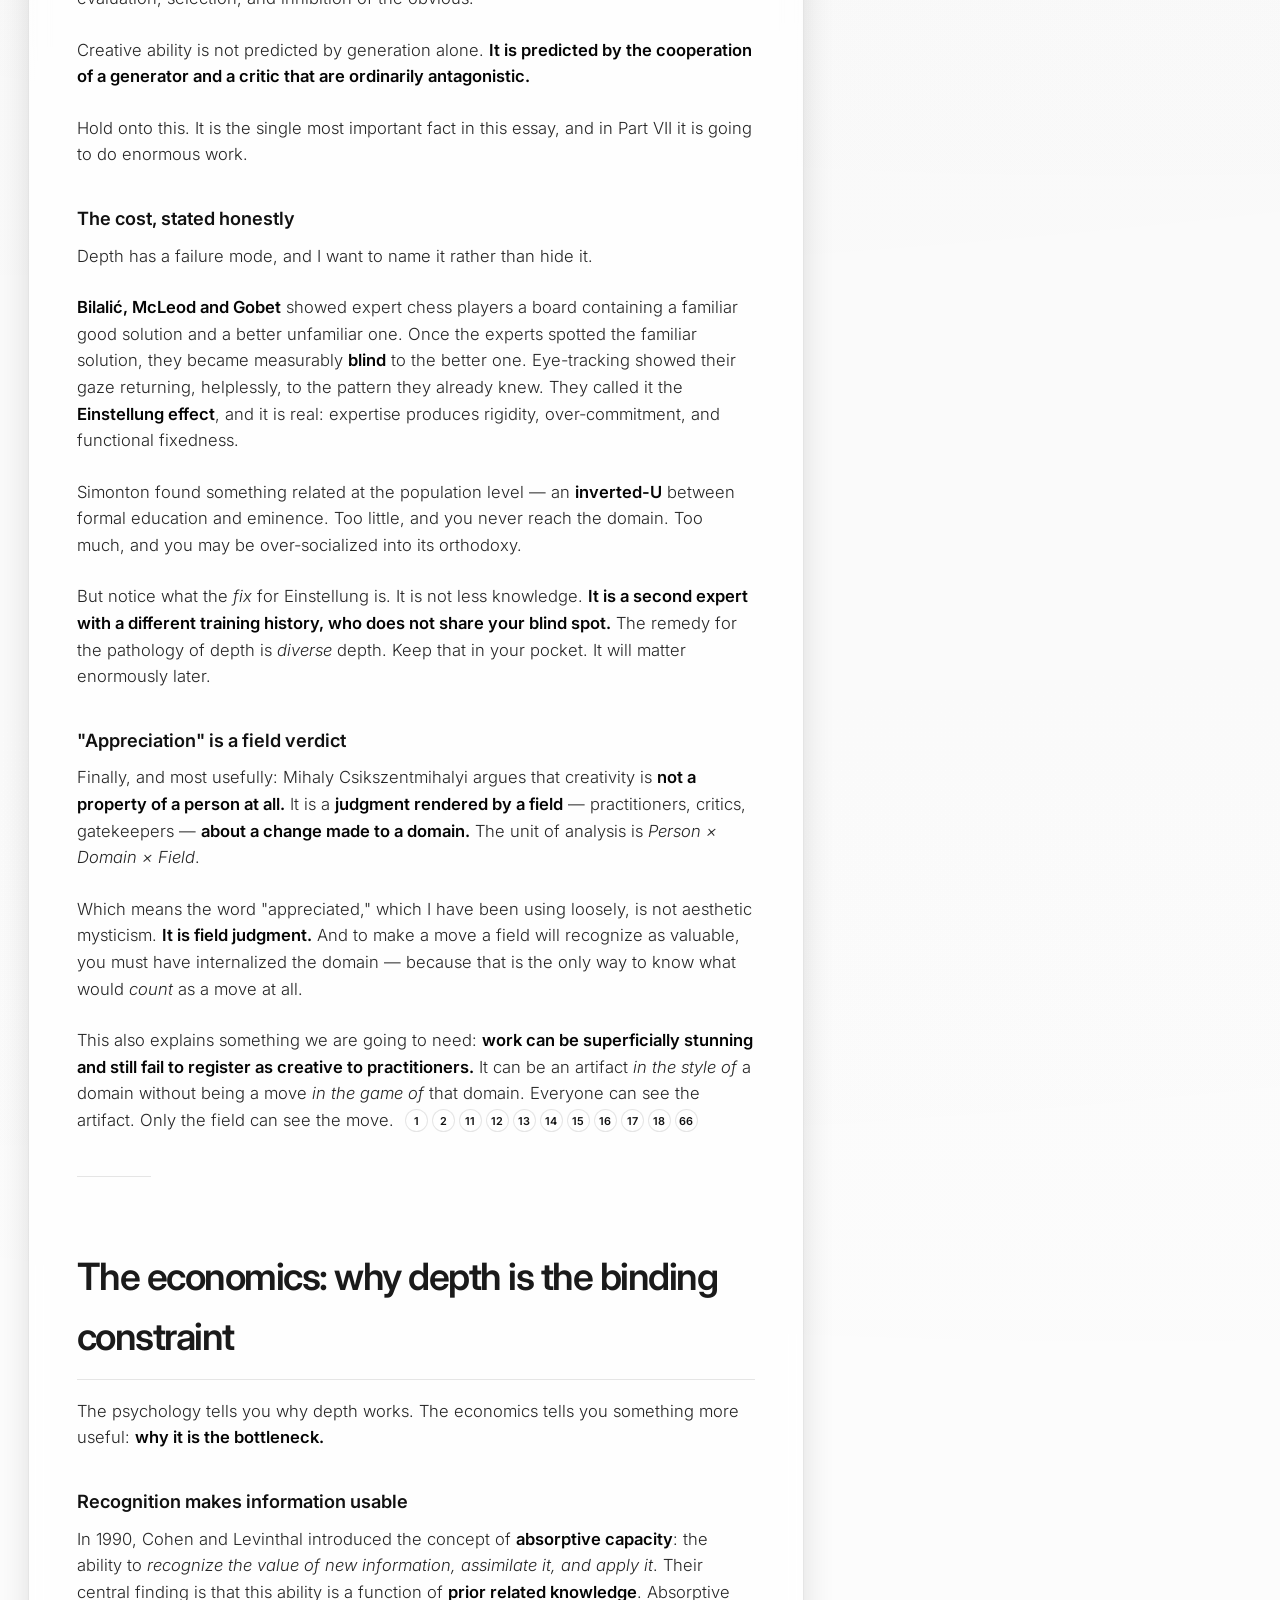
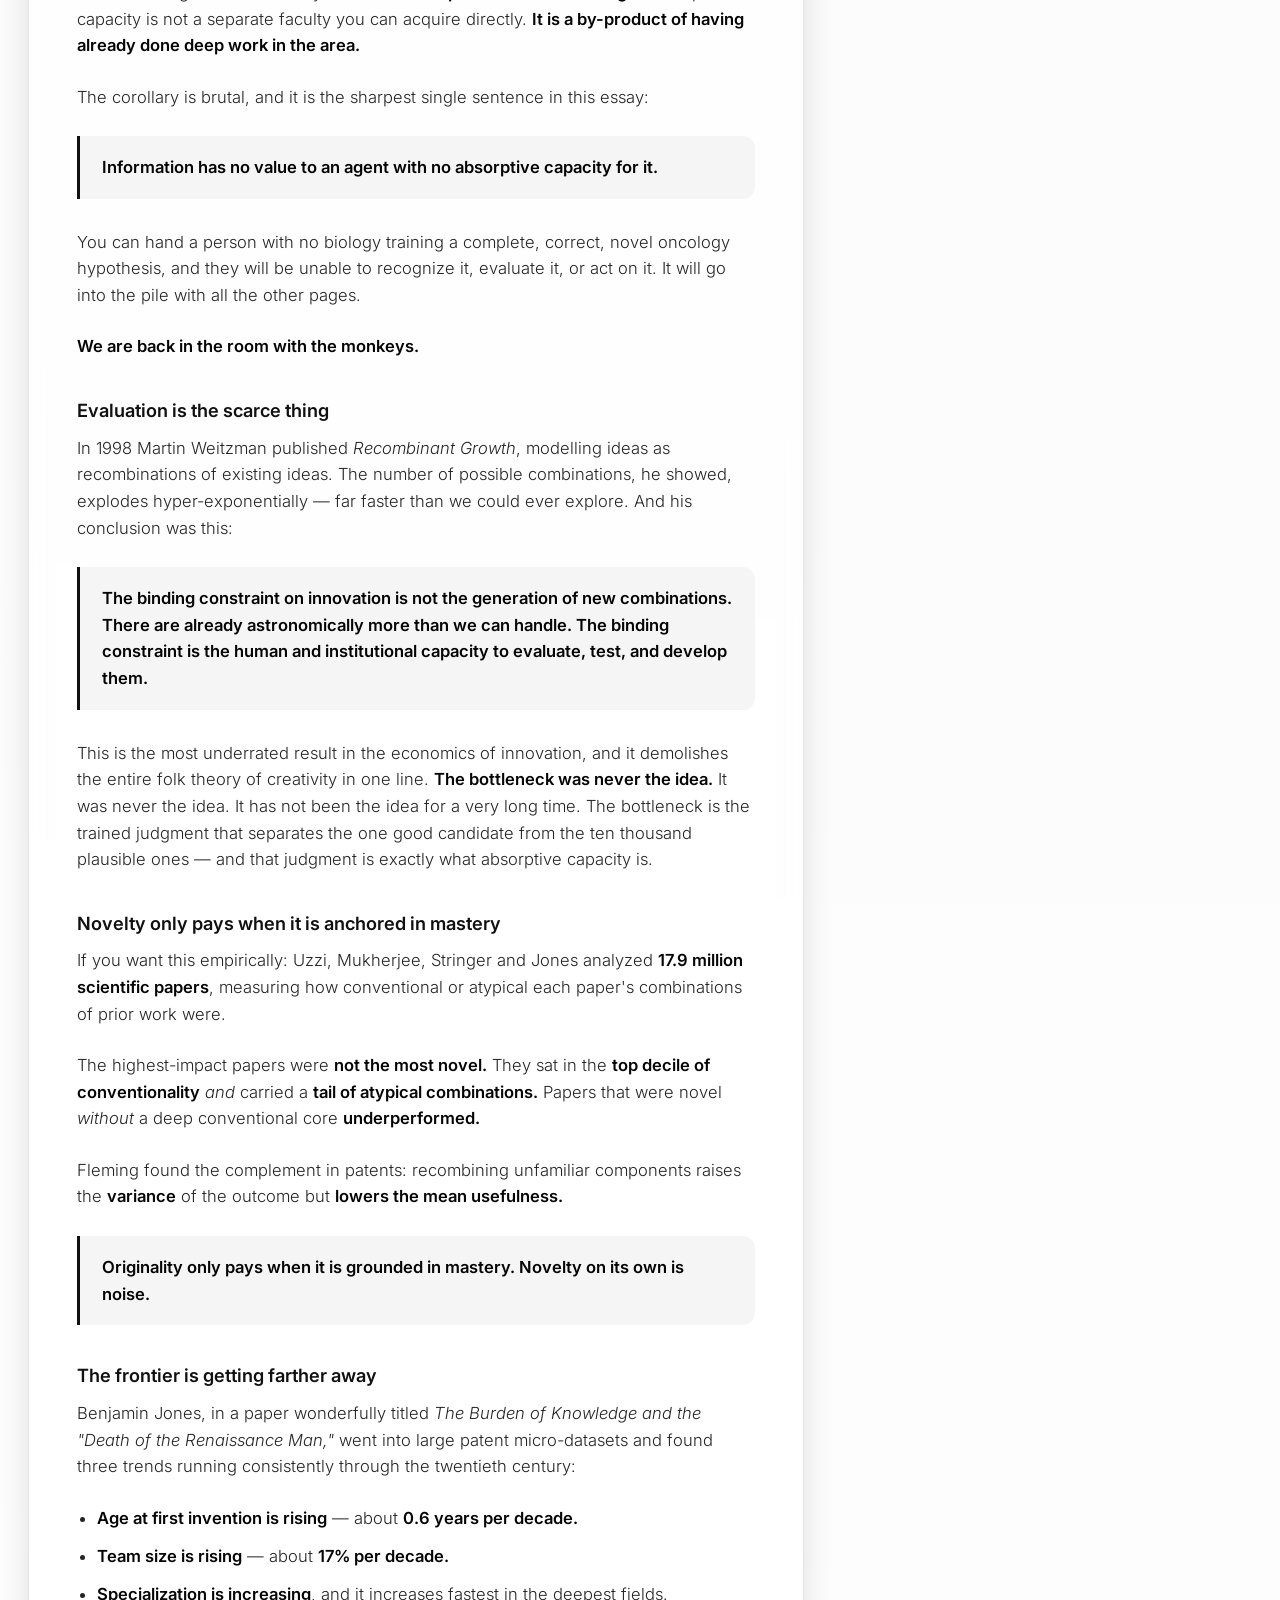
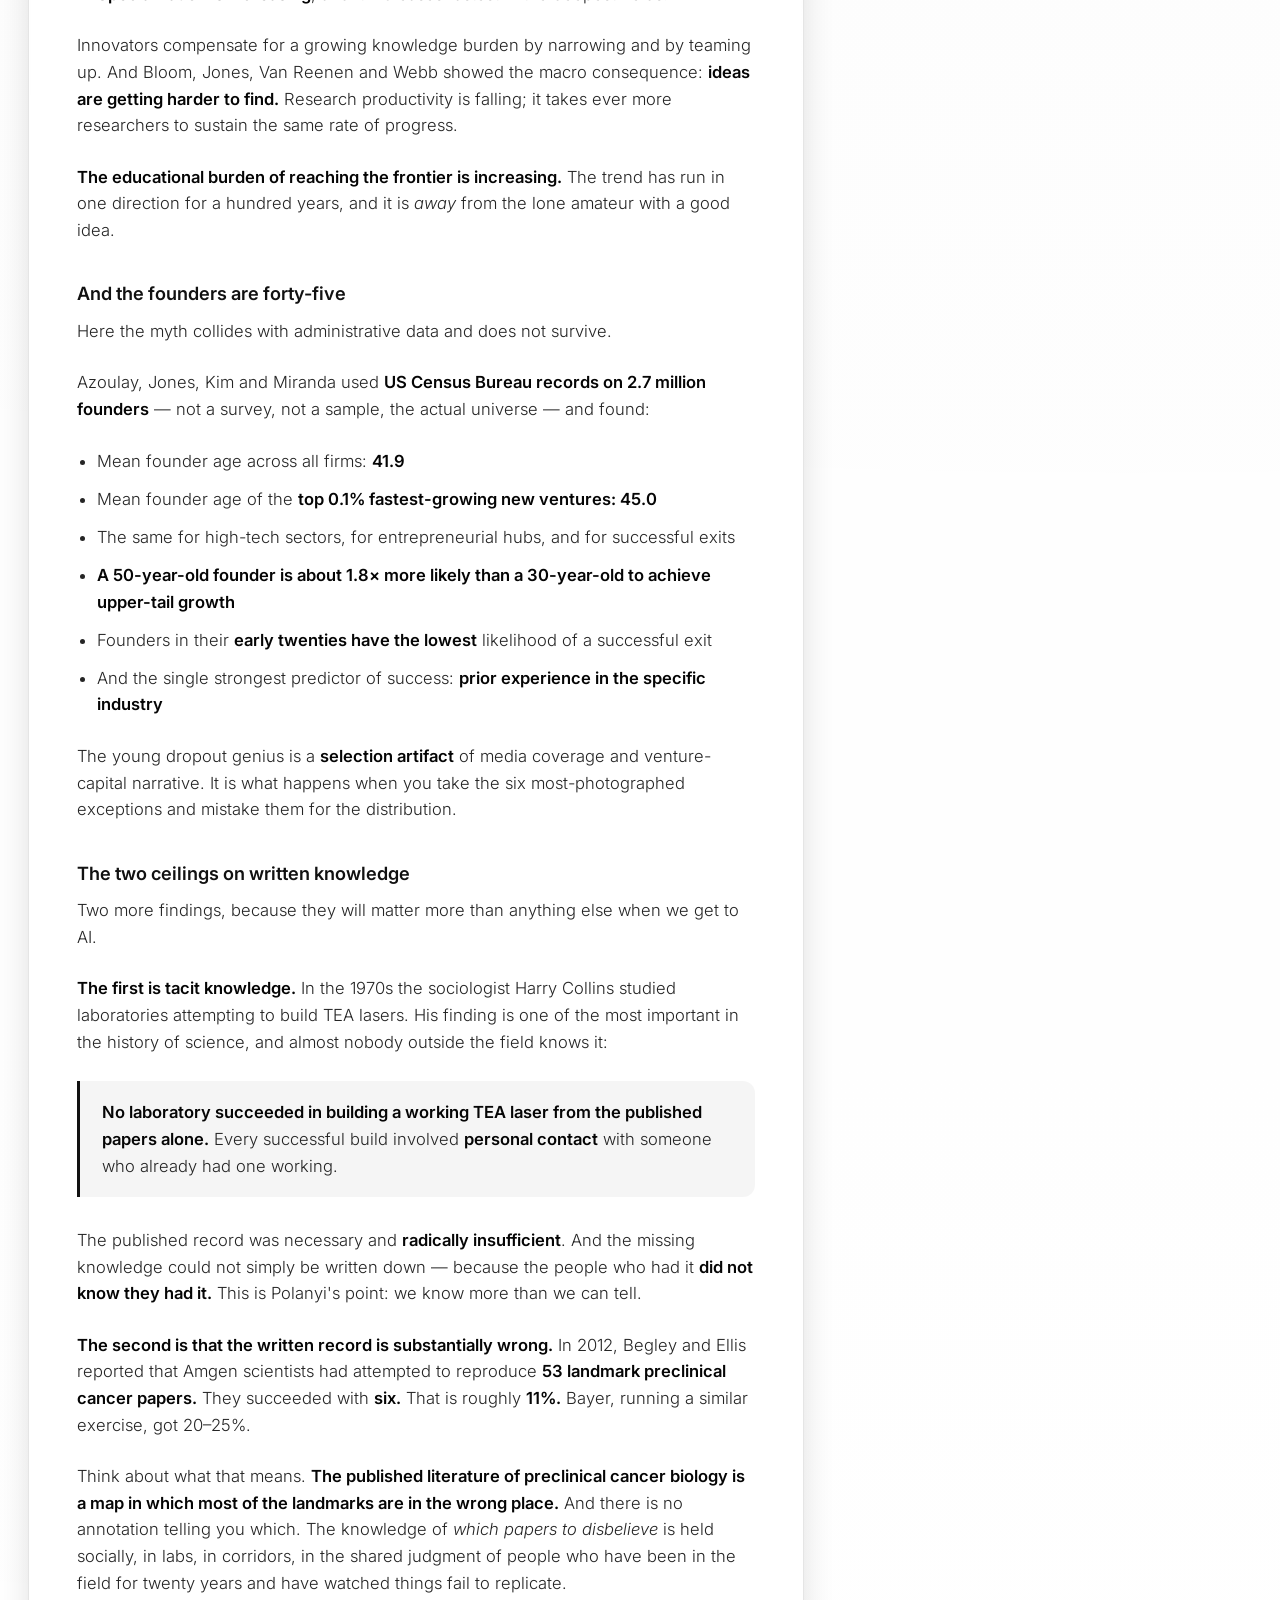
<file: articles/how-would-we-know-if-ai-solves-p-np-v1.html>
<!DOCTYPE html>
<html lang="en">
<head>
    <meta charset="UTF-8">
    <meta name="viewport" content="width=device-width, initial-scale=1.0">
    <title>How Do We Know If We Have Solved P = NP? (Archived Version 1) | Emily Hsiang</title>
    <meta name="author" content="Emily Hsiang">
    <meta name="description" content="An essay on AI, originality, expertise, and why verification and domain judgment are the bottleneck in domains without cheap external oracles.">
    <meta name="robots" content="noindex,nofollow,noarchive,nosnippet,noimageindex,max-snippet:0,max-image-preview:none,max-video-preview:0">
    <meta name="theme-color" content="#ffffff">
    <link rel="canonical" href="https://emilyhsiang.com/articles/how-would-we-know-if-ai-solves-p-np-v1.html">
    <meta property="og:type" content="article">
    <meta property="og:locale" content="en_US">
    <meta property="og:site_name" content="Emily Hsiang">
    <meta property="og:title" content="How Do We Know If We Have Solved P = NP? (Archived Version 1)">
    <meta property="og:description" content="An essay on AI, originality, expertise, and why verification and domain judgment are the bottleneck in domains without cheap external oracles.">
    <meta property="og:url" content="https://emilyhsiang.com/articles/how-would-we-know-if-ai-solves-p-np-v1.html">
    <meta property="og:image" content="https://emilyhsiang.com/assets/images/eh-cropped.png">
    <meta property="og:image:width" content="904">
    <meta property="og:image:height" content="1024">
    <meta property="og:image:alt" content="Portrait of Emily Hsiang">
    <meta property="article:author" content="Emily Hsiang">
    <meta property="article:section" content="Generative AI and Expertise">
    <meta property="article:tag" content="generative AI">
    <meta property="article:tag" content="expertise">
    <meta property="article:tag" content="verification">
    <meta property="article:tag" content="P versus NP">
    <meta property="article:published_time" content="2026-07-18">
    <meta property="article:modified_time" content="2026-07-18">
    <meta name="twitter:card" content="summary">
    <meta name="twitter:title" content="How Do We Know If We Have Solved P = NP? (Archived Version 1)">
    <meta name="twitter:description" content="An essay on AI, originality, expertise, and why verification and domain judgment are the bottleneck in domains without cheap external oracles.">
    <meta name="twitter:image" content="https://emilyhsiang.com/assets/images/eh-cropped.png">
    <meta name="twitter:image:alt" content="Portrait of Emily Hsiang">
    <link rel="icon" type="image/png" href="../assets/images/eh-cropped.png">
    <link rel="stylesheet" href="../style.css">
    <link rel="preconnect" href="https://fonts.googleapis.com">
    <link rel="preconnect" href="https://fonts.gstatic.com" crossorigin>
    <link href="https://fonts.googleapis.com/css2?family=Inter:wght@300;400;600&amp;display=swap" rel="stylesheet">
    <link rel="stylesheet" href="https://cdnjs.cloudflare.com/ajax/libs/font-awesome/6.4.0/css/all.min.css">
    <script type="application/ld+json">
    {
        "@context": "https://schema.org",
        "@type": "BlogPosting",
        "@id": "https://emilyhsiang.com/articles/how-would-we-know-if-ai-solves-p-np-v1.html#article",
        "url": "https://emilyhsiang.com/articles/how-would-we-know-if-ai-solves-p-np-v1.html",
        "headline": "How Do We Know If We Have Solved P = NP? (Archived Version 1)",
        "description": "An essay on AI, originality, expertise, and why verification and domain judgment are the bottleneck in domains without cheap external oracles.",
        "datePublished": "2026-07-18",
        "dateCreated": "2026-07-18",
        "dateModified": "2026-07-18",
        "creativeWorkStatus": "Public review",
        "inLanguage": "en-US",
        "isAccessibleForFree": true,
        "image": {
            "@type": "ImageObject",
            "url": "https://emilyhsiang.com/assets/images/eh-cropped.png",
            "width": 904,
            "height": 1024,
            "caption": "Portrait of Emily Hsiang"
        },
        "keywords": [
            "generative AI",
            "P versus NP",
            "P = NP",
            "AI verification",
            "expertise",
            "creativity",
            "absorptive capacity",
            "Erdős problems",
            "AI and science",
            "human judgment",
            "cheap verifiers"
        ],
        "articleSection": [
            "Generative AI",
            "Creativity",
            "Expertise",
            "Verification",
            "Science and technology"
        ],
        "about": [
            { "@type": "Thing", "name": "generative AI" },
            { "@type": "Thing", "name": "P versus NP" },
            { "@type": "Thing", "name": "expertise" },
            { "@type": "Thing", "name": "creativity" },
            { "@type": "Thing", "name": "verification" }
        ],
        "author": {
            "@type": "Person",
            "@id": "https://emilyhsiang.com/#person",
            "name": "Emily Hsiang",
            "url": "https://emilyhsiang.com/"
        },
        "publisher": {
            "@type": "Person",
            "@id": "https://emilyhsiang.com/#person",
            "name": "Emily Hsiang",
            "url": "https://emilyhsiang.com/"
        },
        "mainEntityOfPage": {
            "@type": "WebPage",
            "@id": "https://emilyhsiang.com/articles/how-would-we-know-if-ai-solves-p-np-v1.html"
        },
        "isPartOf": {
            "@type": "Blog",
            "@id": "https://emilyhsiang.com/blog.html#blog"
        }
    }
    </script>
</head>
<body class="article-page">
    <canvas id="matrix-bg"></canvas>

    <nav class="navbar">
        <a href="../index.html" class="nav-brand">Emily Hsiang</a>
        <div class="nav-links">
            <a href="../index.html">Home</a>
            <a href="../index.html#toymodel">Toymodel</a>
            <a href="../blog.html">Blog</a>
            <button class="background-motion-toggle" type="button" aria-pressed="true">Pause background motion</button>
        </div>
    </nav>

    <main class="article-shell">
        <article class="article-card">
            <a class="back-link" href="../blog.html">Back to Blog</a>
            <header class="article-header">
                <p class="eyebrow">Archived essay · Version 1</p>
                <h1>How Do We Know If We Have Solved P = NP?</h1>
                <p class="article-dek">Novelty is cheap now. Knowing which page matters remains scarce.</p>
                <p class="article-meta">By Emily Hsiang · Public review opened <time datetime="2026-07-18">2026-07-18</time> · Archived version 1</p>
            </header>

            <div class="article-body essay-body">
                    <p>Suppose tomorrow there were an announcement that P = NP had been solved.</p>
                    <p>In the conventional sense, that announcement should mean a community has already done the work: experts have read the proof, objections have failed, formal checks have held where they can, and a peer-reviewed journal is willing to put its name behind the result. The claim becomes knowledge because a field can recognize it.</p>
                    <p>This essay starts one step earlier, before the journal page and the headline, at the moment when a possible answer is still one page among many. The central problem is the reader: the trained capacity that can separate a real answer from a plausible one.</p>
                <nav id="essay-sections" class="article-outline" aria-label="Essay sections">
                    <p class="article-outline-label">Sections</p>
                    <ul>
                        <li>
                            <a href="#the-myth">The myth</a>
                            <span>The monkey/typewriter problem, and why recognition is the missing half of originality.</span>
                        </li>
                        <li>
                            <a href="#what-the-record-shows">What the record shows</a>
                            <span>The historical pattern behind breakthroughs: long contact with a domain’s constraints.</span>
                        </li>
                        <li>
                            <a href="#what-ten-thousand-hours-actually-means">What &quot;ten thousand hours&quot; actually means</a>
                            <span>What deliberate practice really means, and why depth remains the entry ticket.</span>
                        </li>
                        <li>
                            <a href="#why-the-machinery-underneath">Why: the machinery underneath</a>
                            <span>The cognitive mechanics of chunks, perception, critics, and domain judgment.</span>
                        </li>
                        <li>
                            <a href="#the-economics-why-depth-is-the-binding-constraint">The economics: why depth is the binding constraint</a>
                            <span>Why ideas are abundant and evaluation capacity is scarce.</span>
                        </li>
                        <li>
                            <a href="#the-same-story-told-five-ways">The same story, told five ways</a>
                            <span>How the same depth requirement appears in math, science, business, movement, and art.</span>
                        </li>
                        <li>
                            <a href="#now-machines-can-print-phd-thesis-artifacts-every-minute">Now machines can print &quot;PhD thesis&quot; artifacts every minute</a>
                            <span>What changes when fluent, expert-shaped artifacts become abundant.</span>
                        </li>
                        <li>
                            <a href="#the-cancer-drug">The cancer drug</a>
                            <span>Why expensive physical verification breaks the fantasy of a prompt-level cure.</span>
                        </li>
                        <li>
                            <a href="#the-strongest-objections">The strongest objections</a>
                            <span>The best counters: outsiders, young innovators, novelty ratings, practice variance, and ensembles.</span>
                        </li>
                        <li>
                            <a href="#will-we-solve-p-np">Will we solve P = NP?</a>
                            <span>Why the next bottleneck is the disrupted process that trains people who can verify the pile.</span>
                        </li>
                        <li>
                            <a href="#predictions">Predictions</a>
                            <span>Falsifiable expectations about verifiers, expertise, diversity, and agent-built systems.</span>
                        </li>
                    </ul>
                </nav>
<section class="article-section" id="the-myth" data-refs="1,2,3,4">
                    <h2>The myth</h2>
                    <p>There is a thought experiment everyone knows. Put enough monkeys in front of enough typewriters and, given enough time, one of them will produce the complete works of Shakespeare. It is usually offered as a joke about probability, or a parable about randomness eventually producing order.</p>
                    <p>But there is a second, quieter problem inside it that almost nobody notices.</p>
                    <p>Suppose it happened. Suppose that tomorrow, in a room full of monkeys and paper, one of them typed out <em>Hamlet</em>, clean, from "Who's there?" to the final dead march. <strong>Who in that room would know?</strong></p>
                    <p>The pages would go into the pile with all the other pages. The room would contain a hundred thousand tons of gibberish and one masterpiece, and nothing in the room would be capable of telling them apart. The monkey certainly couldn't. The typewriter couldn't. <strong>The value of <em>Hamlet</em> would not exist until a reader walked in who knew what he was holding — and that reader would have to know the English language, the conventions of Elizabethan revenge tragedy, the blank verse line, and roughly what had been tried before, or he would put it back on the pile.</strong></p>
                    <p>Originality is only half of the thing. The other half is <em>recognition</em>. And recognition is not free.</p>
                    <p>This essay is about the second half — because our culture has developed a near-total obsession with the first, and the obsession has produced a belief that I think is one of the most quietly destructive ideas in circulation:</p>
                    <blockquote><p><strong>That a regular person, with no particular knowledge of anything, needs only a single original idea — and it can change the world.</strong></p></blockquote>
                    <p>You hear it everywhere. In the founder mythology. In the "disruption" literature. In the way we tell the story of every scientific breakthrough as a flash rather than a slog. In the advice given to young people, which increasingly amounts to: <em>don't get bogged down in expertise, expertise makes you conventional, just think differently.</em></p>
                    <p>It is not true. It has never been true. And the evidence that it is not true is so overwhelming, so consistent across psychology, neuroscience, economics, and the historical record of every domain human beings have ever practiced, that the interesting question is not whether the belief is wrong but <strong>why it survives.</strong></p>
                    <p>I think it survives because the alternative is unbearable. The alternative is that the thing which separates people who change the world from people who do not is not a spark. <strong>It is roughly ten years of unglamorous, invisible, largely unrewarded work.</strong> And that is a much worse story.</p>
                    <div class="essay-break" aria-hidden="true"></div>
                    <p>Two guardrails before we begin, because the argument I am making is narrower and stronger than it might first appear.</p>
                    <p><strong>First: depth is necessary, not sufficient.</strong> I am not claiming that ten years of work produces genius. It plainly does not — the world is full of people with thirty years in a field who have never had an original thought in their lives. Depth is the price of admission to the room where originality is possible. It does not buy you anything once you are inside. <strong>I am claiming necessity, and necessity is all the argument needs.</strong></p>
                    <p><strong>Second: depth is not the same thing as credentials.</strong> This distinction matters enormously, and I want it on the table early, because the standard rebuttal to everything I am about to say is a list of famous dropouts.</p>
                    <p>Ramanujan had no degree. Faraday was a bookbinder's apprentice. Katalin Karikó, who made the mRNA vaccines possible, was demoted and defunded and worked for decades without the institutional standing her work deserved. <strong>None of these people were shallow.</strong> They were the opposite of shallow. What they lacked was a <em>certificate</em>.</p>
                    <p>And the modern examples that get cited — Gates, Zuckerberg — left the <strong>credential</strong>, not the <strong>domain</strong>. Gates had thousands of hours at a terminal and a shipped commercial product behind him before he left Harvard. The variable that matters is not diplomas. <strong>It is hours in contact with a domain's real constraints and real feedback.</strong> School is one way to get them. It has never been the only way, and in some fields it is a poor one.</p>
                    <p data-refs="1,3,4,5,7,8,24,68,69" data-ref-label="Sources for this section">With those two guardrails in place, let us look at what actually happened. <span class="paragraph-refs" aria-label="References"><a class="ref-chip inline-ref" href="#ref-1" data-ref-link="1" aria-label="Show reference 1">1</a> <a class="ref-chip inline-ref" href="#ref-3" data-ref-link="3" aria-label="Show reference 3">3</a> <a class="ref-chip inline-ref" href="#ref-4" data-ref-link="4" aria-label="Show reference 4">4</a> <a class="ref-chip inline-ref" href="#ref-5" data-ref-link="5" aria-label="Show reference 5">5</a> <a class="ref-chip inline-ref" href="#ref-7" data-ref-link="7" aria-label="Show reference 7">7</a> <a class="ref-chip inline-ref" href="#ref-8" data-ref-link="8" aria-label="Show reference 8">8</a> <a class="ref-chip inline-ref" href="#ref-24" data-ref-link="24" aria-label="Show reference 24">24</a> <a class="ref-chip inline-ref" href="#ref-68" data-ref-link="68" aria-label="Show reference 68">68</a> <a class="ref-chip inline-ref" href="#ref-69" data-ref-link="69" aria-label="Show reference 69">69</a></span></p>
                    <div class="essay-break" aria-hidden="true"></div>
                </section>
<section class="article-section" id="what-the-record-shows" data-refs="1,2,3,4">
                    <h2>What the record shows</h2>
                    <h3>Shakespeare had a domain</h3>
                    <p>Start with the man in the thought experiment, because he is the purest case of the myth we are trying to kill.</p>
                    <p>Shakespeare is our culture's archetype of the natural genius — the untutored bird who simply sang. He is nothing of the sort. He went through an Elizabethan grammar school, which meant a brutal, decade-long immersion in Latin rhetoric: Ovid, Seneca, Terence, and the formal apparatus of persuasion, memorized and drilled until it was reflex. He then spent roughly <strong>twenty years as a working actor and company man in the London theatre</strong>, in a commercial industry with immediate, savage, unambiguous feedback — an audience that either threw things or did not.</p>
                    <p>And the plays are not inventions from nothing. <em>King Lear</em> was an existing play. <em>Hamlet</em> was an existing story. He worked from Holinshed's <em>Chronicles</em>, from Plutarch's <em>Lives</em>, from Italian novellas, from Ovid — taking material that other people had already shaped and reshaping it with a mastery of dramatic structure and English metre that took him two decades to build.</p>
                    <p><strong>Shakespeare is not the counterexample to the ten-year rule. He is its single best illustration.</strong> He is what happens when someone with unusual gifts spends twenty years inside a domain that punishes failure immediately.</p>
                    <h3>The decade before the flash</h3>
                    <p>Once you start looking, the pattern is everywhere, and it is remarkably consistent.</p>
                    <p><strong>Picasso</strong> is remembered for shattering the rules of representation. He is less often remembered for the decade of rigorous academic training he completed first, or that by his early twenties he could draw with the fluency of a Beaux-Arts master. And <em>Guernica</em> — the archetype of the bolt from the blue, painted in a rush of moral fury — survives in roughly <strong>forty-five preparatory sketches</strong> documenting an incremental, effortful, knowledge-driven process. Robert Weisberg went through them. There is no lightning in the sketchbook. There is <em>work</em>.</p>
                    <p><strong>Bach</strong> copied out other composers' scores by hand, at night, by moonlight, as a boy. This is a physical act of internalization — the eighteenth-century equivalent of transcribing every solo on a record until your fingers know them. He did not invent the fugue. He inherited a form and went so deep into it that he exhausted it.</p>
                    <p><strong>Darwin</strong> had the essential idea in 1838 and published in 1859. In between, he spent <strong>eight years on barnacles</strong> — a task so tedious that his children assumed every father in England had a study full of them. He was not procrastinating. He was earning the right to the claim; he was building the taxonomic authority without which <em>Origin</em> would have been dismissed as speculation.</p>
                    <p><strong>Ramanujan</strong>, the great supposed exception, was self-taught. But "self-taught" is not "untrained." He worked obsessively through Carr's <em>Synopsis</em> — thousands of results — for years, in isolation, filling notebooks. And when his results reached England, they required <strong>G. H. Hardy</strong> — one of the deepest analysts of his generation — to validate, contextualize, and in places repair them. Ramanujan is not evidence that depth is unnecessary. <strong>He is the proof that depth need not come from a school.</strong></p>
                    <p><strong>Alexander Fleming</strong> noticed a mould killing bacteria on a contaminated plate. He noticed it because he was a trained bacteriologist who recognized <em>lysis</em> when he saw it; a lab technician would have washed the plate. This is Pasteur's line — <em>chance favours the prepared mind</em> — and it is almost always quoted as if the chance were the point. The chance is not the point. <strong>The preparation is the point.</strong> And note what happened next: Fleming's observation sat inert for over a decade until <strong>Florey and Chain</strong> brought twelve years of deep biochemistry to the problem of actually turning it into a drug. <strong>Discovery was the cheap part.</strong> Remember that; we will come back to it.</p>
                    <p><strong>Katalin Karikó</strong> spent roughly <strong>forty years</strong> on nucleoside-modified mRNA — through demotion, through defunding, through decades of being told the work was a dead end. The 2005 result she produced with Drew Weissman, showing that modified nucleosides let mRNA slip past the innate immune system, is what made the COVID vaccines possible. Nobody arrives at that by having an idea. She got there because she was the person who had stared at one unfashionable problem for four decades and knew <em>precisely</em> why everyone else's mRNA kept setting the immune system on fire. <strong>Nobel Prize, 2023.</strong></p>
                    <p><strong>CRISPR</strong> traces back to Francisco Mojica noticing strange repeated sequences in the DNA of salt-marsh archaea — useless-looking microbiology, pursued for years by people who simply found it interesting, <strong>decades</strong> before Doudna and Charpentier turned it into a tool that will reshape medicine. The depth was accumulated long before anybody knew what it was <em>for</em>.</p>
                    <p><strong>Martha Graham</strong> invented a new movement language — contraction and release, a genuine addition to the vocabulary of the human body. She invented it <em>after</em> years inside Denishawn. <strong>Pina Bausch</strong> invented Tanztheater <em>after</em> Folkwang, Juilliard, and years of performing. Nobody has ever invented a language before learning one.</p>
                    <p><strong>Michael Faraday</strong>, the bookbinder's apprentice, read the books he was binding. Then he read them again. He had no degree, no Latin, no mathematics to speak of — and he had, by the time he made his discoveries, absorbed more chemistry and natural philosophy than most men with degrees. He is the depth-without-credentials case in its purest form.</p>
                    <h3>The equal-odds rule</h3>
                    <p>There is one more piece of the historical picture, and it is the least romantic of all.</p>
                    <p>Dean Keith Simonton, who has spent a career doing quantitative history on eminent creators, found what he called the <strong>equal-odds rule</strong>: the <em>hit rate</em> of great creators is not meaningfully higher than that of ordinary ones. <strong>Their volume is.</strong> Bach's masterworks sit inside a mountain of routine cantatas. Edison's patents sit inside a mountain of failures. Picasso produced tens of thousands of works, and you can name perhaps six.</p>
                    <p>Quality, in other words, is largely a probabilistic function of quantity. Which means:</p>
                    <blockquote><p><strong>You cannot get a hit without an enormous base of attempts, and you cannot sustain an enormous base of attempts without living inside a domain for years.</strong></p></blockquote>
                    <p data-refs="4,5,6,26,56,57,58,59,60,61,62,63,64,65,67" data-ref-label="Sources for this section"><strong>The base rate <em>is</em> the depth.</strong> There is no shortcut through it, because the shortcut is precisely what you are trying to skip. <span class="paragraph-refs" aria-label="References"><a class="ref-chip inline-ref" href="#ref-4" data-ref-link="4" aria-label="Show reference 4">4</a> <a class="ref-chip inline-ref" href="#ref-5" data-ref-link="5" aria-label="Show reference 5">5</a> <a class="ref-chip inline-ref" href="#ref-6" data-ref-link="6" aria-label="Show reference 6">6</a> <a class="ref-chip inline-ref" href="#ref-26" data-ref-link="26" aria-label="Show reference 26">26</a> <a class="ref-chip inline-ref" href="#ref-56" data-ref-link="56" aria-label="Show reference 56">56</a> <a class="ref-chip inline-ref" href="#ref-57" data-ref-link="57" aria-label="Show reference 57">57</a> <a class="ref-chip inline-ref" href="#ref-58" data-ref-link="58" aria-label="Show reference 58">58</a> <a class="ref-chip inline-ref" href="#ref-59" data-ref-link="59" aria-label="Show reference 59">59</a> <a class="ref-chip inline-ref" href="#ref-60" data-ref-link="60" aria-label="Show reference 60">60</a> <a class="ref-chip inline-ref" href="#ref-61" data-ref-link="61" aria-label="Show reference 61">61</a> <a class="ref-chip inline-ref" href="#ref-62" data-ref-link="62" aria-label="Show reference 62">62</a> <a class="ref-chip inline-ref" href="#ref-63" data-ref-link="63" aria-label="Show reference 63">63</a> <a class="ref-chip inline-ref" href="#ref-64" data-ref-link="64" aria-label="Show reference 64">64</a> <a class="ref-chip inline-ref" href="#ref-65" data-ref-link="65" aria-label="Show reference 65">65</a> <a class="ref-chip inline-ref" href="#ref-67" data-ref-link="67" aria-label="Show reference 67">67</a></span></p>
                    <div class="essay-break" aria-hidden="true"></div>
                </section>
<section class="article-section" id="what-ten-thousand-hours-actually-means" data-refs="1">
                    <h2>What &quot;ten thousand hours&quot; actually means</h2>
                    <p>Malcolm Gladwell put a number on this and made it famous, and the number is now doing more harm than good, so it is worth being precise.</p>
                    <p>The research it came from is Anders Ericsson's, and Ericsson spent the rest of his life objecting to the way it was used. <strong>Ten thousand hours is not a threshold.</strong> It is not a magic number. It varies enormously by field. And it is not <em>any</em> ten thousand hours — Ericsson's construct was <strong>deliberate practice</strong>: effortful work at the edge of your current ability, with immediate feedback, aimed at correcting specific weaknesses. Twenty years of comfortable competence is not ten thousand hours of deliberate practice. It is twenty repetitions of one year.</p>
                    <p>The more defensible version comes from <strong>John Hayes</strong>, who examined roughly five hundred composers and found that, with almost no exceptions, <strong>no masterwork appeared before about ten years of immersion.</strong> Not Mozart's; his early works are competent juvenilia, and the pieces that entered the repertoire came after the decade mark. Simonton replicated the pattern across domains. It is now known, unglamorously, as the <strong>ten-year rule</strong>.</p>
                    <p>And here is the honest qualification, which I include because an argument that has not survived its best counterattack is a slogan.</p>
                    <p><strong>Macnamara, Hambrick and Oswald</strong> ran the meta-analysis. Deliberate practice explains roughly <strong>26% of the variance</strong> in games, <strong>21%</strong> in music, <strong>18%</strong> in sports — and <strong>under 1% in professions.</strong> So practice is not destiny. Talent exists. Circumstance exists. The field's structure matters enormously.</p>
                    <p>But notice what that finding does and does not say. It says depth is <strong>not sufficient</strong>. It does not say depth is unnecessary — and in fact you will not find a single case, in any of those domains, of a person producing field-recognized original work <em>without</em> it. The variance that practice fails to explain is variance <strong>among people who have already done the work.</strong> It is the variance in the top of the distribution, not the difference between the top and the street.</p>
                    <p data-refs="4,5,7,8" data-ref-label="Sources for this section"><strong>Depth is the entry ticket. It is not the prize.</strong> <span class="paragraph-refs" aria-label="References"><a class="ref-chip inline-ref" href="#ref-4" data-ref-link="4" aria-label="Show reference 4">4</a> <a class="ref-chip inline-ref" href="#ref-5" data-ref-link="5" aria-label="Show reference 5">5</a> <a class="ref-chip inline-ref" href="#ref-7" data-ref-link="7" aria-label="Show reference 7">7</a> <a class="ref-chip inline-ref" href="#ref-8" data-ref-link="8" aria-label="Show reference 8">8</a></span></p>
                    <div class="essay-break" aria-hidden="true"></div>
                </section>
<section class="article-section" id="why-the-machinery-underneath" data-refs="1,2,4">
                    <h2>Why: the machinery underneath</h2>
                    <p>So why is it actually necessary? Not as a moral claim about hard work deserving reward, but as a mechanical fact about how minds produce novelty?</p>
                    <h3>Creativity has two criteria</h3>
                    <p>The standard definition in the field requires <strong>two</strong> things: originality <strong>and</strong> appropriateness. Not one.</p>
                    <p>This is the whole argument in a sentence, and everything else in this essay is a gloss on it.</p>
                    <p>Anybody can produce originality. A random number generator is maximally original. What makes a thing <em>appreciated</em> — by a field, by a market, by history — is the second criterion, and <strong>appropriateness is a domain judgment.</strong> You cannot evaluate whether a proof holds, a molecule can be synthesized, a chord voicing is the right one, or a business model survives contact with unit economics, unless you have internalized the domain's constraints.</p>
                    <p>The person without depth is not missing the ability to <em>generate</em>.</p>
                    <p><strong>They are missing the evaluator.</strong></p>
                    <h3>Rule-breaking requires seeing the rule</h3>
                    <p>Margaret Boden divides creativity into three kinds, and the taxonomy is the cleanest thing in the literature.</p>
                    <p><strong>Combinatorial</strong> creativity is the novel combination of familiar ideas. Everyone can do it. This is what people mean when they say "anyone can be creative — just combine two fields." It is true, and it is cheap.</p>
                    <p><strong>Exploratory</strong> creativity is finding new points inside an existing conceptual space, including its unexplored edges. This requires knowing the space.</p>
                    <p><strong>Transformational</strong> creativity is <em>altering the space itself</em> — breaking one of the constraints that defines it. This is the kind that changes fields. And it requires knowing which constraint is load-bearing, why it is there, and what survives its removal.</p>
                    <blockquote><p><strong>You cannot break a rule you cannot see.</strong></p></blockquote>
                    <p>Schoenberg wrote tonal music of the highest craft before he abandoned tonality. Picasso could draw academically before he dismantled the figure. Every act of rule-breaking that a field <em>appreciates</em> is legible as rule-breaking only because the artist and the audience share a knowledge of the rule. To the person who never learned it, the broken rule and the incompetent mistake look identical — <strong>and, in an important sense, they are.</strong></p>
                    <h3>Depth opens the combinatorial space</h3>
                    <p>This is the counterintuitive part, and it is the mechanical heart of the argument.</p>
                    <p>The naive picture says: knowledge constrains you; the expert is trapped in convention; the novice is free. The neuroscience says the reverse, and says it decisively.</p>
                    <p><strong>Chase and Simon</strong> showed that chess masters reconstruct board positions far better than novices — but on <strong>random</strong> positions, the advantage vanishes entirely. Masters do not have better memory. They have better <strong>chunks</strong>. Where a novice sees thirty-two separate pieces, a master sees six meaningful structures.</p>
                    <p><strong>Ericsson and Kintsch</strong> formalized this as <em>long-term working memory</em>: experts encode problems into structured long-term representations, effectively routing around the brutal four-item limit of working memory.</p>
                    <p>Now think about what creativity actually is, physically. It is combination. Combination happens in working memory. Working memory holds about four things.</p>
                    <blockquote><p><strong>Expertise does not add slots. It makes each slot hold vastly more.</strong></p></blockquote>
                    <p>The expert and the novice are both combining four things. The expert's four things are each an entire compressed structure. <strong>The expert is therefore searching a combinatorial space orders of magnitude larger</strong> — not because they are smarter, but because their units are bigger.</p>
                    <p>The person with no depth and an infinite library is still combining four shallow things. They have outsourced <em>retrieval</em>. They have not outsourced <em>representation</em>.</p>
                    <p>The motor-control literature gives the same result in a form you can watch. <strong>Bernstein</strong> observed that novices <em>freeze</em> degrees of freedom — they lock joints, rigidify, collapse the movement into something low-dimensional enough to control. Experts <em>release</em> those degrees of freedom and exploit them.</p>
                    <p><strong>The trained body has more available moves. The trained mind has more available chunks.</strong> Depth is not the cage. <strong>Depth is the aperture.</strong></p>
                    <h3>Training changes what you can see</h3>
                    <p>There is an experiment I find genuinely startling, and it should be better known.</p>
                    <p><strong>Calvo-Merino and colleagues</strong> put expert ballet dancers, expert capoeira dancers, and non-dancers in a scanner and showed all of them videos of both ballet and capoeira. The <strong>action observation network</strong> — premotor cortex, intraparietal sulcus, superior temporal sulcus — responded <strong>significantly more strongly when a dancer watched movements inside their own trained repertoire.</strong></p>
                    <p>Same visual input. Different brains. <strong>Different perception.</strong></p>
                    <p>Expertise is not a filing cabinet you consult. <strong>Training physically changes what you are capable of perceiving.</strong> A trained dancer watching a phrase sees quotations, errors, departures, possibilities. An untrained viewer sees "someone moving."</p>
                    <p>And this generalizes, and it is why the expert's advantage is invisible from outside. The trained mathematician <em>sees</em> that a lemma is doing suspicious work. The trained chemist <em>sees</em> that a proposed molecule will not survive a synthesis. The trained editor <em>sees</em> that a sentence was borrowed. They are not reasoning their way there. They are <strong>looking</strong>.</p>
                    <p>This perceptual layer cannot be acquired by reading about it. It is built by years of contact, and there is no other way to build it.</p>
                    <h3>A generator is useless without a critic</h3>
                    <p><strong>Beaty and colleagues</strong> found that people with high creative ability show a characteristic <strong>coupling</strong> between the default mode network — which does associative, spontaneous idea generation — and the executive control and salience networks, which do evaluation, selection, and inhibition of the obvious.</p>
                    <p>Creative ability is not predicted by generation alone. <strong>It is predicted by the cooperation of a generator and a critic that are ordinarily antagonistic.</strong></p>
                    <p>Hold onto this. It is the single most important fact in this essay, and in Part VII it is going to do enormous work.</p>
                    <h3>The cost, stated honestly</h3>
                    <p>Depth has a failure mode, and I want to name it rather than hide it.</p>
                    <p><strong>Bilalić, McLeod and Gobet</strong> showed expert chess players a board containing a familiar good solution and a better unfamiliar one. Once the experts spotted the familiar solution, they became measurably <strong>blind</strong> to the better one. Eye-tracking showed their gaze returning, helplessly, to the pattern they already knew. They called it the <strong>Einstellung effect</strong>, and it is real: expertise produces rigidity, over-commitment, and functional fixedness.</p>
                    <p>Simonton found something related at the population level — an <strong>inverted-U</strong> between formal education and eminence. Too little, and you never reach the domain. Too much, and you may be over-socialized into its orthodoxy.</p>
                    <p>But notice what the <em>fix</em> for Einstellung is. It is not less knowledge. <strong>It is a second expert with a different training history, who does not share your blind spot.</strong> The remedy for the pathology of depth is <em>diverse</em> depth. Keep that in your pocket. It will matter enormously later.</p>
                    <h3>&quot;Appreciation&quot; is a field verdict</h3>
                    <p>Finally, and most usefully: Mihaly Csikszentmihalyi argues that creativity is <strong>not a property of a person at all.</strong> It is a <strong>judgment rendered by a field</strong> — practitioners, critics, gatekeepers — <strong>about a change made to a domain.</strong> The unit of analysis is <em>Person × Domain × Field</em>.</p>
                    <p>Which means the word "appreciated," which I have been using loosely, is not aesthetic mysticism. <strong>It is field judgment.</strong> And to make a move a field will recognize as valuable, you must have internalized the domain — because that is the only way to know what would <em>count</em> as a move at all.</p>
                    <p data-refs="1,2,11,12,13,14,15,16,17,18,66" data-ref-label="Sources for this section">This also explains something we are going to need: <strong>work can be superficially stunning and still fail to register as creative to practitioners.</strong> It can be an artifact <em>in the style of</em> a domain without being a move <em>in the game of</em> that domain. Everyone can see the artifact. Only the field can see the move. <span class="paragraph-refs" aria-label="References"><a class="ref-chip inline-ref" href="#ref-1" data-ref-link="1" aria-label="Show reference 1">1</a> <a class="ref-chip inline-ref" href="#ref-2" data-ref-link="2" aria-label="Show reference 2">2</a> <a class="ref-chip inline-ref" href="#ref-11" data-ref-link="11" aria-label="Show reference 11">11</a> <a class="ref-chip inline-ref" href="#ref-12" data-ref-link="12" aria-label="Show reference 12">12</a> <a class="ref-chip inline-ref" href="#ref-13" data-ref-link="13" aria-label="Show reference 13">13</a> <a class="ref-chip inline-ref" href="#ref-14" data-ref-link="14" aria-label="Show reference 14">14</a> <a class="ref-chip inline-ref" href="#ref-15" data-ref-link="15" aria-label="Show reference 15">15</a> <a class="ref-chip inline-ref" href="#ref-16" data-ref-link="16" aria-label="Show reference 16">16</a> <a class="ref-chip inline-ref" href="#ref-17" data-ref-link="17" aria-label="Show reference 17">17</a> <a class="ref-chip inline-ref" href="#ref-18" data-ref-link="18" aria-label="Show reference 18">18</a> <a class="ref-chip inline-ref" href="#ref-66" data-ref-link="66" aria-label="Show reference 66">66</a></span></p>
                    <div class="essay-break" aria-hidden="true"></div>
                </section>
<section class="article-section" id="the-economics-why-depth-is-the-binding-constraint" data-refs="3,4">
                    <h2>The economics: why depth is the binding constraint</h2>
                    <p>The psychology tells you why depth works. The economics tells you something more useful: <strong>why it is the bottleneck.</strong></p>
                    <h3>Recognition makes information usable</h3>
                    <p>In 1990, Cohen and Levinthal introduced the concept of <strong>absorptive capacity</strong>: the ability to <em>recognize the value of new information, assimilate it, and apply it</em>. Their central finding is that this ability is a function of <strong>prior related knowledge</strong>. Absorptive capacity is not a separate faculty you can acquire directly. <strong>It is a by-product of having already done deep work in the area.</strong></p>
                    <p>The corollary is brutal, and it is the sharpest single sentence in this essay:</p>
                    <blockquote><p><strong>Information has no value to an agent with no absorptive capacity for it.</strong></p></blockquote>
                    <p>You can hand a person with no biology training a complete, correct, novel oncology hypothesis, and they will be unable to recognize it, evaluate it, or act on it. It will go into the pile with all the other pages.</p>
                    <p><strong>We are back in the room with the monkeys.</strong></p>
                    <h3>Evaluation is the scarce thing</h3>
                    <p>In 1998 Martin Weitzman published <em>Recombinant Growth</em>, modelling ideas as recombinations of existing ideas. The number of possible combinations, he showed, explodes hyper-exponentially — far faster than we could ever explore. And his conclusion was this:</p>
                    <blockquote><p><strong>The binding constraint on innovation is not the generation of new combinations. There are already astronomically more than we can handle. The binding constraint is the human and institutional capacity to evaluate, test, and develop them.</strong></p></blockquote>
                    <p>This is the most underrated result in the economics of innovation, and it demolishes the entire folk theory of creativity in one line. <strong>The bottleneck was never the idea.</strong> It was never the idea. It has not been the idea for a very long time. The bottleneck is the trained judgment that separates the one good candidate from the ten thousand plausible ones — and that judgment is exactly what absorptive capacity is.</p>
                    <h3>Novelty only pays when it is anchored in mastery</h3>
                    <p>If you want this empirically: Uzzi, Mukherjee, Stringer and Jones analyzed <strong>17.9 million scientific papers</strong>, measuring how conventional or atypical each paper's combinations of prior work were.</p>
                    <p>The highest-impact papers were <strong>not the most novel.</strong> They sat in the <strong>top decile of conventionality</strong> <em>and</em> carried a <strong>tail of atypical combinations.</strong> Papers that were novel <em>without</em> a deep conventional core <strong>underperformed.</strong></p>
                    <p>Fleming found the complement in patents: recombining unfamiliar components raises the <strong>variance</strong> of the outcome but <strong>lowers the mean usefulness.</strong></p>
                    <blockquote><p><strong>Originality only pays when it is grounded in mastery. Novelty on its own is noise.</strong></p></blockquote>
                    <h3>The frontier is getting farther away</h3>
                    <p>Benjamin Jones, in a paper wonderfully titled <em>The Burden of Knowledge and the "Death of the Renaissance Man,"</em> went into large patent micro-datasets and found three trends running consistently through the twentieth century:</p>
                    <ul><li><strong>Age at first invention is rising</strong> — about <strong>0.6 years per decade.</strong></li><li><strong>Team size is rising</strong> — about <strong>17% per decade.</strong></li><li><strong>Specialization is increasing</strong>, and it increases fastest in the deepest fields.</li></ul>
                    <p>Innovators compensate for a growing knowledge burden by narrowing and by teaming up. And Bloom, Jones, Van Reenen and Webb showed the macro consequence: <strong>ideas are getting harder to find.</strong> Research productivity is falling; it takes ever more researchers to sustain the same rate of progress.</p>
                    <p><strong>The educational burden of reaching the frontier is increasing.</strong> The trend has run in one direction for a hundred years, and it is <em>away</em> from the lone amateur with a good idea.</p>
                    <h3>And the founders are forty-five</h3>
                    <p>Here the myth collides with administrative data and does not survive.</p>
                    <p>Azoulay, Jones, Kim and Miranda used <strong>US Census Bureau records on 2.7 million founders</strong> — not a survey, not a sample, the actual universe — and found:</p>
                    <ul><li>Mean founder age across all firms: <strong>41.9</strong></li><li>Mean founder age of the <strong>top 0.1% fastest-growing new ventures: 45.0</strong></li><li>The same for high-tech sectors, for entrepreneurial hubs, and for successful exits</li><li><strong>A 50-year-old founder is about 1.8× more likely than a 30-year-old to achieve upper-tail growth</strong></li><li>Founders in their <strong>early twenties have the lowest</strong> likelihood of a successful exit</li><li>And the single strongest predictor of success: <strong>prior experience in the specific industry</strong></li></ul>
                    <p>The young dropout genius is a <strong>selection artifact</strong> of media coverage and venture-capital narrative. It is what happens when you take the six most-photographed exceptions and mistake them for the distribution.</p>
                    <h3>The two ceilings on written knowledge</h3>
                    <p>Two more findings, because they will matter more than anything else when we get to AI.</p>
                    <p><strong>The first is tacit knowledge.</strong> In the 1970s the sociologist Harry Collins studied laboratories attempting to build TEA lasers. His finding is one of the most important in the history of science, and almost nobody outside the field knows it:</p>
                    <blockquote><p><strong>No laboratory succeeded in building a working TEA laser from the published papers alone.</strong> Every successful build involved <strong>personal contact</strong> with someone who already had one working.</p></blockquote>
                    <p>The published record was necessary and <strong>radically insufficient</strong>. And the missing knowledge could not simply be written down — because the people who had it <strong>did not know they had it.</strong> This is Polanyi's point: we know more than we can tell.</p>
                    <p><strong>The second is that the written record is substantially wrong.</strong> In 2012, Begley and Ellis reported that Amgen scientists had attempted to reproduce <strong>53 landmark preclinical cancer papers.</strong> They succeeded with <strong>six.</strong> That is roughly <strong>11%.</strong> Bayer, running a similar exercise, got 20–25%.</p>
                    <p>Think about what that means. <strong>The published literature of preclinical cancer biology is a map in which most of the landmarks are in the wrong place.</strong> And there is no annotation telling you which. The knowledge of <em>which papers to disbelieve</em> is held socially, in labs, in corridors, in the shared judgment of people who have been in the field for twenty years and have watched things fail to replicate.</p>
                    <blockquote><p data-refs="19,20,21,22,23,24,31,32,33,34" data-ref-label="Sources for this section"><strong>The expert's most valuable asset is knowing which of the literature is wrong. That asset is, almost by definition, not in the literature.</strong> <span class="paragraph-refs" aria-label="References"><a class="ref-chip inline-ref" href="#ref-19" data-ref-link="19" aria-label="Show reference 19">19</a> <a class="ref-chip inline-ref" href="#ref-20" data-ref-link="20" aria-label="Show reference 20">20</a> <a class="ref-chip inline-ref" href="#ref-21" data-ref-link="21" aria-label="Show reference 21">21</a> <a class="ref-chip inline-ref" href="#ref-22" data-ref-link="22" aria-label="Show reference 22">22</a> <a class="ref-chip inline-ref" href="#ref-23" data-ref-link="23" aria-label="Show reference 23">23</a> <a class="ref-chip inline-ref" href="#ref-24" data-ref-link="24" aria-label="Show reference 24">24</a> <a class="ref-chip inline-ref" href="#ref-31" data-ref-link="31" aria-label="Show reference 31">31</a> <a class="ref-chip inline-ref" href="#ref-32" data-ref-link="32" aria-label="Show reference 32">32</a> <a class="ref-chip inline-ref" href="#ref-33" data-ref-link="33" aria-label="Show reference 33">33</a> <a class="ref-chip inline-ref" href="#ref-34" data-ref-link="34" aria-label="Show reference 34">34</a></span></p></blockquote>
                    <div class="essay-break" aria-hidden="true"></div>
                </section>
<section class="article-section" id="the-same-story-told-five-ways" data-refs="1,2,3,4">
                    <h2>The same story, told five ways</h2>
                    <p>The pattern holds across every domain, and it is worth seeing it hold, because the mechanism looks different each time while being the same underneath.</p>
                    <p><strong>Mathematics.</strong> Poincaré gave the classic account of mathematical invention — preparation, incubation, illumination, verification — and everyone quotes the illumination. What he actually said about it is that the unconscious combinations are fruitful <em>only because they have been pre-constrained by long conscious preparation</em>, and that the <strong>aesthetic sense which selects</strong> the beautiful combination from the useless ones is <strong>itself a product of training</strong>. The muse only visits an address she has been given. Terence Tao describes three stages — <em>pre-rigorous</em>, <em>rigorous</em>, <em>post-rigorous</em> — in which intuition is finally restored, but now <strong>trustworthy</strong>, because it has been disciplined by years of rigour. The novice's intuition and the master's look identical from outside and are not remotely the same object.</p>
                    <p><strong>Science.</strong> Karikó, CRISPR, penicillin. The recurring shape is that the depth was accumulated <em>before anyone knew what it was for</em>, in unfashionable corners, by people who could not have told you the application. And that the discovery was the <strong>cheap</strong> step: Fleming's mould sat inert for a decade until Florey and Chain brought the deep chemistry required to turn an observation into a drug.</p>
                    <p><strong>Business.</strong> The most instructive finding here is Scott Shane's. He took <strong>the same MIT technology</strong> and gave it to different entrepreneurs. They saw <strong>entirely different opportunities</strong> — and which opportunity each person saw was predicted by their <strong>prior knowledge</strong>. Same information; different absorptive capacity; different world. <strong>Opportunity recognition is not a general talent. It is domain knowledge in action.</strong></p>
                    <p>I should also concede something here, because this is the domain where my argument is weakest and pretending otherwise would be dishonest. Kahneman and Klein established that <strong>expert intuition is valid only in high-validity environments with rapid, unambiguous feedback.</strong> Chess, firefighting, anaesthesiology: yes. Long-range market prediction, political forecasting: no — there, "experts" are frequently no better than novices, and sometimes worse. <strong>The returns to depth depend on the structure of the domain.</strong> This is a real limit, and I will return to it in Part VII, because it turns out to be the key to the whole AI question.</p>
                    <p><strong>Movement.</strong> The domain where nobody can bluff, which is why it is so clarifying. Choreographic invention is bounded by the vocabulary you have embodied — Calvo-Merino showed you literally cannot fully perceive a movement you cannot perform. New tricks in gymnastics and skateboarding are invented by people with tens of thousands of hours, not because they are more imaginative but because they <strong>possess the sub-movements to combine</strong>. And improvisation — the freest-looking creativity that exists — is the most tightly gated of all, because a dancer improvising in real time <strong>cannot deliberate</strong>. They can only recombine what is <strong>automatic</strong>. And automaticity <em>is</em> depth.</p>
                    <p>Nobody, I notice, believes you can talk your way into inventing a new movement. The absurdity is obvious, because the knowledge is visibly in a body. <strong>The knowledge in a chemist's hands or a mathematician's eye is not different in kind. It is only less visible.</strong></p>
                    <p><strong>Art.</strong> Bach copying scores. Picasso's academic decade and <em>Guernica</em>'s forty-five sketches. Cézanne grinding away for thirty years. The economist David Galenson adds a genuine and honest qualification here: there are <strong>two</strong> types of innovator. <strong>Conceptual</strong> innovators — Picasso, Warhol, Welles — work from a bold idea and peak <strong>young</strong>. <strong>Experimental</strong> innovators — Cézanne, Rothko — work by accumulation and peak <strong>late</strong>. So it is not true that everything great requires decades.</p>
                    <p data-refs="9,10,14,16,25,26,27,56,57,58,59" data-ref-label="Sources for this section">But look closely at the conceptual innovators. Picasso painted <em>Les Demoiselles</em> at twenty-six — <strong>after</strong> the decade of academic training. Galenson's finding is about <strong>when the payoff arrives</strong>, not about whether the depth was required. <span class="paragraph-refs" aria-label="References"><a class="ref-chip inline-ref" href="#ref-9" data-ref-link="9" aria-label="Show reference 9">9</a> <a class="ref-chip inline-ref" href="#ref-10" data-ref-link="10" aria-label="Show reference 10">10</a> <a class="ref-chip inline-ref" href="#ref-14" data-ref-link="14" aria-label="Show reference 14">14</a> <a class="ref-chip inline-ref" href="#ref-16" data-ref-link="16" aria-label="Show reference 16">16</a> <a class="ref-chip inline-ref" href="#ref-25" data-ref-link="25" aria-label="Show reference 25">25</a> <a class="ref-chip inline-ref" href="#ref-26" data-ref-link="26" aria-label="Show reference 26">26</a> <a class="ref-chip inline-ref" href="#ref-27" data-ref-link="27" aria-label="Show reference 27">27</a> <a class="ref-chip inline-ref" href="#ref-56" data-ref-link="56" aria-label="Show reference 56">56</a> <a class="ref-chip inline-ref" href="#ref-57" data-ref-link="57" aria-label="Show reference 57">57</a> <a class="ref-chip inline-ref" href="#ref-58" data-ref-link="58" aria-label="Show reference 58">58</a> <a class="ref-chip inline-ref" href="#ref-59" data-ref-link="59" aria-label="Show reference 59">59</a></span></p>
                    <div class="essay-break" aria-hidden="true"></div>
                </section>
<section class="article-section" id="now-machines-can-print-phd-thesis-artifacts-every-minute" data-refs="5">
                    <h2>Now machines can print &quot;PhD thesis&quot; artifacts every minute</h2>
                    <p>Everything above was true in 1600, and in 1900, and in 2015. The question that makes it urgent is what happens now.</p>
                    <p>Because something has genuinely changed. We have built machines that produce <strong>fluent, plausible, well-formed output at essentially zero marginal cost.</strong> Text, images, code, molecules, proofs. The infinite monkeys have finally been given a typewriter that writes in grammatical English.</p>
                    <p>And a very large number of intelligent people have concluded from this that the ten-year rule is over — that expertise was a bottleneck the machines have now removed, and that the age of the amateur with a good prompt has arrived.</p>
                    <p>I want to make the case that <strong>exactly the opposite is true</strong>, and I want to make it in a way that survives the strongest objections, because the naive version of this argument is not merely weak — <strong>it is already false</strong>, and reaching for it will cost you everything else.</p>
                    <h3>The claim that fails</h3>
                    <p>The tempting thing to say is: <em>AI cannot produce anything genuinely new.</em></p>
                    <p>Do not say it. It is false.</p>
                    <p>Between January and April 2026, AI systems produced original, Lean-verified proofs of open Erdős problems that did not exist anywhere in the literature. The first clear case was Problem #728, solved autonomously in January by GPT-5.2 Pro working with a formal prover and checked by Terence Tao. Then, on 13 April 2026, <strong>Problem #1196 — a 1968 conjecture, open for nearly sixty years — was solved by GPT-5.4 Pro, prompted by Liam Price, a person with no advanced mathematical training</strong> who reportedly did not know the problem's significance. The proof was formalized in Lean and marked "proved" on the Erdős problems database. Tao read it within a day and said the argument revealed a connection that "would be a meaningful contribution to the anatomy of integers that goes well beyond the solution of this particular Erdős problem" — then extended it himself into the seed of a new theory.</p>
                    <p>This is still interpolation — pattern-matching, recombination, search — but conducted across a compression of nearly the whole written record of mathematics, at a scale and reach no human could hold in one head. That is not nothing; it is an enormous amount. And note what Tao himself said the machine had actually done: not leapt where no one could follow, but taken a route the field had missed — "the humans that looked at it just collectively made a slight wrong turn at move one." There are a great many real results sitting as low-hanging fruit like that, in the gaps <em>between</em> fields that no single human ever had the breadth to connect, and the machine will find some of them. <strong>So do not claim it cannot find anything new. It can, and it will.</strong> What the third essay in this series argues — carefully, and with the mathematics — is not that these systems can produce nothing, but that we can say precisely <em>what they are missing</em>, and why the missing thing is structural rather than temporary.</p>
                    <p>But notice the one detail on which the whole story turns, because it is the Shakespeare problem again, in a lab coat. <strong>The proof was worth something the moment Lean and Tao confirmed it — and not one moment before.</strong> The prompter produced a candidate. The candidate became knowledge only when it passed through a mechanical verifier and a human one. Strip those two away and you have a confident page in a pile of confident pages, and no way on earth to know it is <em>Hamlet</em>. The generation was cheap and abundant; <strong>the value was created entirely at the point of verification.</strong> Which is exactly why the domains where AI already shows its clearest worth — coding above all — are the domains where verification is cheap: a compiler and a test suite say <em>yes</em> or <em>no</em> in milliseconds, so the machine can generate ten thousand candidates and the oracle sorts them for free. Where the verifier is cheap, the value is real. <strong>The question the rest of this essay presses is what happens everywhere the verifier is not cheap — which is almost everywhere that matters.</strong></p>
                    <p>That is not retrieval, and it is not the crude "stochastic parrot" dismissal either. It happened, and if your argument depends on it not having happened, your argument is dead.</p>
                    <p><strong>So build the argument somewhere it cannot be killed.</strong></p>
                    <h3>The claim that holds</h3>
                    <p>Return to the two criteria. <strong>Creativity is novelty × value.</strong></p>
                    <p>Generative AI has driven the marginal cost of <strong>novelty</strong> toward zero.</p>
                    <p>It has not touched the cost of <strong>value</strong> — because value is a domain judgment, made by trained perception, executed by a trained critic, on a substrate of absorptive capacity.</p>
                    <p>And now apply the most elementary result in economics: <strong>when one input to a product becomes free, the return to the complementary scarce input rises.</strong></p>
                    <blockquote><p><strong>Depth has not been devalued. It has been repriced upward.</strong> What has been destroyed is the market value of <strong>shallow novelty</strong> — which is precisely the thing most people had been mistaking for creativity all along.</p></blockquote>
                    <h3>The organizing principle: AI advances where there is a verifier</h3>
                    <p>Here is the single idea that I think explains everything, and it is the most useful thing in this essay.</p>
                    <blockquote><p>### <strong>AI progress tracks the availability of a cheap external verifier.</strong></p></blockquote>
                    <p>Look at where AI has advanced spectacularly, and ask what these domains have in common:</p>
                    <div class="review-table-wrap"><table class="tbl"><thead><tr><th>Domain</th><th>The verifier</th><th>Result</th></tr></thead><tbody><tr><td>Formal mathematics</td><td><strong>Lean</strong> — free, mechanical, instantaneous</td><td>Erdős problems fall</td></tr><tr><td>Software</td><td>Compilers, type checkers, test suites</td><td>Large, real gains</td></tr><tr><td>Protein structure</td><td>Fifty years of crystallography in the Protein Data Bank</td><td>AlphaFold, and a Nobel Prize</td></tr><tr><td>Games</td><td>A win condition</td><td>Superhuman, long ago</td></tr></tbody></table></div>
                    <p>Every one of them has an <strong>oracle</strong> — a fast, cheap, mechanical judge that says <em>yes</em> or <em>no</em> without human deliberation. You can generate ten thousand candidates and let the oracle sort them. Generation is free and verification is free, so the whole loop runs at machine speed.</p>
                    <p>Now look at where AI has <strong>not</strong> advanced, no matter how fluent it has become:</p>
                    <div class="review-table-wrap"><table class="tbl"><thead><tr><th>Domain</th><th>The verifier</th><th>Result</th></tr></thead><tbody><tr><td>Oncology</td><td>A <strong>thirteen-year clinical trial</strong> with a <strong>3.3%</strong> pass rate, run on human beings</td><td>Zero approved AI-discovered drugs</td></tr><tr><td>Strategy, policy, design, art, most of life</td><td><strong>Reality</strong> — arriving years late, confounded, ambiguous</td><td>Fluent output, unverifiable value</td></tr></tbody></table></div>
                    <p><strong>This single principle explains why AI conquered the Erdős list and has not produced one approved drug.</strong> It is not that mathematics is easy and biology is hard. <strong>It is that mathematics has an oracle and biology does not.</strong></p>
                    <p>And there is a cost buried inside the word <em>cheap</em> that deserves its own essay — so it gets one. Even where a verifier exists, it is not free; it merely ranges from fast (a compiler, milliseconds) to slow (an expert reading a proof) to catastrophic (a thirteen-year clinical trial). The moment generation becomes free, that verification cost becomes the entire ballgame: flood a cheap verifier and you merely exhaust the humans running it; flood an expensive one and there is no way to check the good candidate at all. The second essay in this series follows that cost gradient down into medicine, materials, and energy, where the counterargument — <em>just keep an expert on hand to verify</em> — breaks against the fact that verification is a scarce, physical, resource-bound thing that generation has just overwhelmed.</p>
                    <p>And notice — this is exactly Kahneman and Klein's finding from Part VI, restated. Expert intuition is valid in <strong>high-validity, rapid-feedback</strong> environments. So is machine learning. <strong>The same structural property that makes a domain learnable by a human expert makes it learnable by a machine.</strong> The domains where AI is running away from us are the domains where a human could also become superb quickly. The domains where AI is stuck are the domains where human expertise takes twenty years — <strong>and it takes twenty years for the same reason: there is no oracle, so the only way to acquire judgment is to slowly, painfully, accumulate it.</strong></p>
                    <p>Business is the sharpest case of the no-oracle problem, and it is worth pausing on because it is where the "just prompt it" fantasy is loudest. A learning system — human or machine — improves by following a gradient: do the thing, get graded, adjust, repeat. <strong>The biggest business successes have almost no usable gradient</strong>, because they are rare events that worked under conditions that no longer exist. The winning move was inseparable from a specific moment — a regulatory gap, a technology just cheap enough, a culture just ready — and the moment does not recur. <strong>The same Uber, launched into 2026, does not become Uber</strong>; the conditions that made it possible were spent in the making. There is nothing here for a model trained on the record to <em>learn</em>, because the record is a graveyard of things that worked once, and the pattern it would extract from a thousand successes is the average — and <strong>business does not succeed by chasing the average.</strong> It succeeds, when it succeeds, at a point off the edge of the distribution that looked reckless until it was inevitable. Averaging the past is precisely the wrong operation, and averaging the past is the one operation the machine is built to perform. This is the same trap as the monkey's <em>Hamlet</em>: even where an AI happened to emit a genuinely good strategy, there is no cheap verifier to tell you it is good <em>before</em> you have bet the company — and the market, the only true verifier, returns its verdict years late, confounded, and too expensive to have been worth waiting for.</p>
                    <p>Which yields the sentence the whole essay has been building toward:</p>
                    <blockquote><p><strong>Where there is no cheap oracle, the verifier is a trained human being.</strong></p></blockquote>
                    <p>That is what makes trained human beings the <strong>scarcest input in the entire system</strong> — and it means the value of expertise is now a direct function of <strong>how much unverifiable output the world is producing.</strong> Which is to say: it is rising very fast.</p>
                    <h3>Coding tasks and systems are different</h3>
                    <p>There is a slippage in the phrase "AI can code now" that hides most of what matters, and it is worth being exact about, because the same slippage runs through "AI can do math" and "AI can do science."</p>
                    <p><strong>Solving a coding problem is not the same as building software.</strong> Writing a function that passes its tests is a bounded task with a cheap verifier — the compiler and the test suite say yes or no, and the machine can iterate against them at no cost. This is the domain where AI is genuinely, remarkably good, and it should be. A great deal of real software is exactly this: plumbing, glue, a form that needs validating, a pain point that a thousand prior examples already solved. Where a pattern exists and enough examples exist to interpolate it, the machine will produce good work, and there is enormous, legitimate value in that. None of what follows denies it.</p>
                    <p>But <strong>complex software is not a pile of solved coding problems.</strong> Figma, MATLAB, a database engine, a photo editor that stays responsive on a billion-pixel canvas — these are not large collections of correct functions. They are <em>architectures</em>: sustained structures of abstraction, held together by human intention, in which a thousand decisions about layering, data flow, and interface are made so that the <em>whole</em> remains fast, extensible, and comprehensible as it grows. And an architecture has no cheap verifier. The tests pass; the demo works; the thing on the surface looks identical to the real product — <strong>and it is quietly, structurally wrong in a way that only shows up later</strong>, as sluggish performance, as a feature that cannot be integrated, as an extension that requires tearing the whole thing down. The user sees the same surface. The performance is not the same. The difference lives precisely where the verifier is expensive and slow — which, by the argument above, is precisely where the machine is weakest and the expert is indispensable.</p>
                    <p>This is why "spin up a thousand agents" does not produce Figma. It produces the average of what a thousand agents interpolate from the corpus — and, as the recursive-generation research keeps showing, iteration inside a closed loop converges to the mean, not to a masterpiece. The mean is competent plumbing. It is not an architecture, because an architecture is a <em>point off the edge of the distribution</em> held in place by an intention the corpus does not contain.</p>
                    <p>Notice the honest exception, because it is the one that fools people. If the finished software already sits in the training data — if the model can, plainly, copy what exists — the output can look extraordinary. Much of the "AI built a whole app" magic is exactly this: the tooling ships <strong>full working templates</strong>, and the model starts from a complete, product-grade artefact and adjusts a few things at the edges. That is real, and useful, and it is not what it appears to be. It is <em>starting with Hamlet and changing the character names.</em> You can take Hamlet and interpolate it toward the modern era, and the result may impress a great many people — but I would not call it creative, and it is not evidence that the machine could have written Hamlet. Take the template away and point the loop at a genuinely novel architecture, and it stalls, because now there is no finished artefact to copy and no cheap verifier to climb toward.</p>
                    <p>The same structure holds in mathematics, and stating it carefully protects the argument from its own overreach. When a mathematician has already done eighty or ninety percent of the work — has the shape of the proof, understands the terrain, and needs the last mile, a particular lemma or a path between two known points — then AI is genuinely powerful, because it can search a compressed image of nearly all recorded mathematics for the missing step. That is a real and valuable use, and the Erdős results largely have this shape: an expert-shaped problem, a searchable gap, and a human who could recognise the answer as right. <strong>What the machine supplied was the search. What made it knowledge was the verification and the judgement — the parts that remained human.</strong> The danger is only in mistaking the last mile for the whole road, and concluding that because the machine walked the final step, it could have walked the first ninety.</p>
                    <p><strong>The through-line is the same in every domain.</strong> Where the task is bounded and the verifier is cheap, generation is the bottleneck and the machine relieves it — real value, and a lot of it. Where the task is the sustained holding-together of a complex whole toward a purpose, the verifier is expensive or absent, and the scarce input is the trained human judgement that knows what "right" even means. Confusing the first for the second is the central error of the age, and it is an easy one to make, because <em>on the surface the two look identical</em> — which is exactly the warning the third essay in this series is built around.</p>
                    <h3>The machine has facts but misses constraints</h3>
                    <p>There is a small, comic, and extremely revealing failure that went around in early 2026.</p>
                    <p><em>"The car wash is 100 metres away. Should I walk or drive?"</em></p>
                    <p>Nearly every frontier model said <strong>walk</strong>. It is very close, after all; walking is healthier and greener. The correct answer is <strong>drive</strong>, because <strong>the car has to be at the car wash.</strong></p>
                    <p>It would be easy to laugh at this and conclude the machines are stupid. That is the wrong conclusion, and the actual research is far more interesting. When people built this into a proper benchmark, they found:</p>
                    <ul><li>The <strong>distance cue exerted 8.7 to 38 times more influence</strong> on the answer than the goal did.</li><li>Token-level attribution showed patterns consistent with <strong>keyword association, not compositional inference</strong>.</li><li>And, critically: <strong>the failure is in constraint inference, not missing knowledge.</strong> The model <em>knows</em> a car must be present to be washed. It simply fails to <strong>apply</strong> it.</li><li>It <strong>generalizes</strong>: across fourteen models and five hundred constructed instances, <strong>no model exceeded 75%</strong> under strict evaluation. "Presence constraints" — the constraint that the object must physically be there — sat at <strong>44%</strong>.</li><li>And a structured reasoning scaffold lifted performance from <strong>0% to 85–100%</strong>. <strong>A human has to supply the frame.</strong></li></ul>
                    <p>So the lesson is not that AI is dumb. The lesson is:</p>
                    <blockquote><p><strong>Possessing the information is not the same as possessing the constraint.</strong> Knowing a fact is not knowing what the fact <strong>rules out</strong>.</p></blockquote>
                    <p>And <em>that</em> gap — between having the information and having the constraint — is exactly what Cohen and Levinthal called absorptive capacity. It is exactly what ten years in a domain installs. <strong>It is the whole thing, appearing in miniature, in a joke about a car wash.</strong></p>
                    <p>And it is why <strong>verification cannot be a layer the machine supplies for itself.</strong> Return to the room: the monkey that types <em>Hamlet</em> cannot know it typed <em>Hamlet</em>, and neither can the typewriter. The value and the correctness of the page are established from <em>outside</em> — by a reader with a capacity the generator does not have. The car wash shows that a language model is, in this exact sense, the monkey and not the reader: it can produce the constraint as a <em>sentence</em> ("a car must be present to be washed") and cannot <em>apply</em> it as a constraint. It has the words about the frame and not the frame. <strong>Generation and verification are not two settings of one dial; they are different capacities, and the second is the one the architecture does not have.</strong> <em>(There is a deeper, architectural reason for this — a reason the failure is not a temporary gap that scale will close but a signature of what these systems are. I take it up in the third essay of this series. For now the behavioural fact is enough: the machine cannot certify its own output, and so a human verifier is not optional scaffolding but the load-bearing element.)</em></p>
                    <p>(One caution: do not claim the labs simply hard-coded the answer. You cannot prove it, and it invites a fight you do not need. Claim what the data actually shows: <strong>the famous instance gets patched, and the class of failure survives.</strong> That is a far harder charge to answer — and the third essay shows <em>why</em> it survives.)</p>
                    <h3>It raises the floor while leaving the ceiling alone</h3>
                    <p>Doshi and Hauser ran the experiment properly, in <em>Science Advances</em>. Roughly three hundred people wrote short stories; some had access to LLM-generated ideas.</p>
                    <p>The results are the thesis of this essay, measured:</p>
                    <ul><li>AI-assisted stories were rated <strong>more creative, better written, more enjoyable.</strong></li><li><strong>The gains went almost entirely to the <em>least</em> creative writers</strong> — over 10% novelty gains at the bottom of the distribution.</li><li><strong>The most creative writers gained essentially nothing.</strong></li><li>And AI-assisted stories were <strong>measurably more similar to one another</strong> than human-only stories. <strong>Collective diversity fell.</strong></li></ul>
                    <blockquote><p><strong>AI raises the floor and does not raise the ceiling.</strong> It makes the shallow look accomplished and does nothing for the deep. And because it pulls everyone toward the same attractor, <strong>it destroys collective novelty</strong> — which is the only kind of novelty that matters at the level of a field.</p></blockquote>
                    <p>There is a strategic sting in this that I think most people have not noticed. <strong>When everyone's floor rises to the same level, the floor stops being a differentiator at all.</strong> Competent-looking output becomes worthless <em>as a signal</em>. And the only thing left that distinguishes anyone is what sits <strong>above</strong> the floor.</p>
                    <p>Nothing but depth puts you there.</p>
                    <h3>The most expensive thing in the world is a plausible falsehood</h3>
                    <p>In late 2024, a PhD student in economics at MIT published a paper claiming that an AI tool deployed in a materials-science lab had produced a <strong>44% increase in materials discovered</strong> and large gains in patent filings. It was the most-cited empirical evidence that AI accelerates science. It was covered by the <em>Wall Street Journal</em>, by <em>Nature</em>, by <em>The Atlantic</em>. It was praised by David Autor. It was praised by <strong>Daron Acemoglu — a Nobel laureate in economics</strong> — who called it fantastic.</p>
                    <p><strong>It was fabricated.</strong> In May 2025 MIT stated it had no confidence in the provenance, reliability, or validity of the data, requested its withdrawal from the <em>Quarterly Journal of Economics</em> and from arXiv, and confirmed the author was no longer at the institution.</p>
                    <p>Now the part that matters. <strong>Who caught it?</strong></p>
                    <p>Not the economists. Not peer review. Not the journalists. <strong>A computer scientist with materials-science experience</strong>, who read the paper and knew — from <em>domain knowledge</em> — that the AI tool it described and the laboratory it described did not make sense.</p>
                    <blockquote><p><strong>The single most celebrated empirical claim that "AI accelerates scientific discovery" was itself a fabrication — and it took deep domain expertise to detect it, after two of the best economists alive had publicly endorsed it.</strong></p></blockquote>
                    <p>That is the entire argument, compressed into one event.</p>
                    <p><strong>Expertise is the error-detection layer of civilization. And the value of an error-detection layer scales with the volume of plausible-looking output.</strong> AI has increased that volume by several orders of magnitude.</p>
                    <p>(A coda, which is almost too neat: in October 2025, the European Union's research commissioner appeared to cite the retracted study in a speech promoting AI in science. The error had propagated into policy. Nobody in the chain had the depth to catch it.)</p>
                    <h3>The machine lacks reliable self-knowledge, and this comes from the labs</h3>
                    <p>You might hope the model would at least <em>warn</em> you. It will not, and this is documented by the people who build them.</p>
                    <p>OpenAI's own <strong>GPT-4 technical report</strong> showed that the <strong>pretrained</strong> model was well-calibrated — its stated confidence tracked its actual accuracy — and that <strong>RLHF destroyed the calibration.</strong> The finished, helpful, deployed model is <em>more useful</em> and <strong>less able to tell you when it is guessing.</strong></p>
                    <p>And OpenAI's 2025 paper on hallucination argues that the training and evaluation regime <strong>rewards confident guessing over admitting ignorance</strong>: a model that says "I don't know" scores worse on benchmarks than a model that bluffs. We have, in effect, selected for confidence.</p>
                    <blockquote><p><strong>The system that cannot tell you when it is wrong is the system that most requires someone who can.</strong></p></blockquote>
                    <h3>Model ensembles share failure modes</h3>
                    <p>And here is where people reach for the obvious rebuttal. <em>Fine — but we can just use the machines to check the machines. Run three models. Have them debate. Build a multi-agent system. Manufacture the critic.</em></p>
                    <p>This does not work, and it does not work for a reason that can be stated formally.</p>
                    <p><strong>Condorcet's Jury Theorem</strong> — the mathematical basis for why a group outperforms an individual — requires <strong>two</strong> conditions: that voters be better than chance, <strong>and that their errors be independent.</strong> Drop the independence and the theorem collapses entirely. <strong>An ensemble of correlated voters is not a jury. It is one voter, repeated.</strong></p>
                    <p>Now: are frontier models' errors independent?</p>
                    <p>They share overlapping pretraining corpora. Similar architectures. Similar post-training recipes. They are extensively distilled from one another. This is what Kleinberg and Raghavan call <strong>algorithmic monoculture</strong>, and <strong>correlated failure is the defining pathology of a monoculture.</strong></p>
                    <p>And we have the empirical demonstration sitting right there. <strong>The car wash problem: every major model failed the same way, for the same reason, driven by the same spurious cue.</strong> That is not three opinions. <strong>That is one opinion with three voices.</strong></p>
                    <p>It is worse than that, actually. Panickssery and colleagues found that <strong>LLM evaluators recognize and preferentially favour their own generations.</strong> An AI review panel is not an independent jury; it is a mutual admiration society. Layer sycophancy on top — the well-documented tendency to converge toward the user's stated view — and multi-agent debate converges reliably on <strong>agreement</strong>, which is not the same thing as <strong>truth</strong>.</p>
                    <p><strong>But the deepest reason is not statistical. It is institutional.</strong></p>
                    <p>Peer review does not work because reviewers are smart. It works because of a <strong>social architecture</strong> with five properties, and it is worth writing them down:</p>
                    <div class="review-table-wrap"><table class="tbl"><thead><tr><th></th><th>A panel of human experts</th><th>Three frontier models</th></tr></thead><tbody><tr><td><strong>Decorrelated priors</strong> — different training, fields, countries, eras</td><td>✅</td><td>❌ shared corpus</td></tr><tr><td><strong>Adversarial incentives</strong> — a rival <em>gains</em> by finding your error</td><td>✅</td><td>❌ none</td></tr><tr><td><strong>Skin in the game</strong> — career, reputation, liability</td><td>✅</td><td>❌ none</td></tr><tr><td><strong>Accountability</strong> — a name attached; you pay for being wrong</td><td>✅</td><td>❌ none</td></tr><tr><td><strong>Independent physical replication</strong> — go and check</td><td>✅</td><td>❌ can only re-read the corpus</td></tr></tbody></table></div>
                    <p><strong>Zero out of five.</strong></p>
                    <p>Helen Longino argued that objectivity is not a property of individuals at all but of <strong>communities</strong>, and specified what a community needs to produce it: venues for criticism, genuine <em>uptake</em> of criticism, shared public standards, and a tempered equality of intellectual authority. <strong>An ensemble of language models satisfies none of the four.</strong> Popper put it more bluntly: knowledge grows by attempted <strong>refutation</strong> — and refutation requires <strong>someone who wants you to be wrong.</strong> A model has no stake in your being wrong. A rival scientist has a career riding on it.</p>
                    <p>And notice the symmetry with the Einstellung effect from Part IV. <strong>The fix for an expert's blind spot is another expert with a different history — decorrelated blind spots.</strong> That is precisely the mechanism that makes a room of scientists from different fields find the real bottleneck. It is precisely the mechanism a rack of GPUs running the same model family <strong>cannot</strong> provide.</p>
                    <blockquote><p><strong>Three frontier models are not three experts. They are one expert with a stutter.</strong></p></blockquote>
                    <p>Science's error-correction is a <strong>social technology</strong>, not a cognitive act. <strong>You cannot instantiate it by spinning up more agents from the same distribution.</strong></p>
                    <h3>The irony that should frighten everyone</h3>
                    <p>There is one more argument, and it is the one that keeps me up.</p>
                    <p>It is not merely that we need experts to verify AI. It is that:</p>
                    <blockquote><p><strong>AI systematically erodes the supply of the very expertise it depends on for verification.</strong></p></blockquote>
                    <p>This is not speculation. It has a name, and it is <strong>forty-three years old.</strong></p>
                    <p>In 1983 Lisanne Bainbridge published a paper called <strong>"Ironies of Automation."</strong> It came out of aviation and industrial process control, and its central observation is this: <strong>the more reliable the automation, the less the human operator practises — so the more their skill decays. And yet the human is retained precisely to handle the cases the automation cannot.</strong></p>
                    <p><strong>Automation therefore guarantees that the operator is least capable exactly at the moment they are most needed.</strong></p>
                    <p>Air France 447 is the textbook case. The autopilot disengaged in conditions it could not handle, and the crew had lost the manual stall-recovery skill they had been kept in the cockpit to supply.</p>
                    <p>Now the modern data. Microsoft Research and Carnegie Mellon surveyed 319 knowledge workers about 936 real workplace uses of generative AI. Workers reported <em>less</em> or <em>much less</em> cognitive effort in <strong>72% of knowledge tasks, 79% of comprehension tasks, 76% of synthesis tasks.</strong></p>
                    <p>And they found this, which belongs on a poster in every office in the world:</p>
                    <blockquote><p><strong>Higher confidence in the AI → less critical thinking.</strong> <strong>Higher confidence in one's own ability → more critical thinking.</strong></p></blockquote>
                    <p><strong>The people least equipped to check are precisely the ones who check least.</strong></p>
                    <p>The authors describe the shift in the nature of the work itself: from <strong>information gathering</strong> to <strong>information verification</strong>; from <strong>problem-solving</strong> to <strong>response integration</strong>; from <strong>doing</strong> to <strong>supervising</strong>.</p>
                    <p>And that leaves us with a loop that I do not know how to escape:</p>
                    <blockquote><p><strong>Expertise is produced by doing the hard parts.</strong></p><p>If the machine does the hard parts for every junior, <strong>you get no seniors in twenty years.</strong></p><p>But you <strong>need seniors to verify the machine.</strong></p><p><strong>The system consumes its own precondition.</strong></p></blockquote>
                    <p>The Erdős wiki works because <strong>Terence Tao exists.</strong> Nothing in the current arrangement is producing the next Terence Tao — and a great deal of it is actively interfering.</p>
                    <p>That is not nostalgia. <strong>It is a supply-chain failure with a date on it.</strong></p>
                    <h3>What the labs actually pay for</h3>
                    <p>If all of this were merely my opinion, you would be right to discount it. So let me offer the strongest kind of evidence there is: <strong>revealed preference.</strong></p>
                    <p><strong>The firms with the most information about what AI can do — and the strongest possible financial incentive to believe human expertise is obsolete — are collectively spending billions of dollars a year buying deep human expertise by the hour.</strong></p>
                    <p>Look at the rate card, as of 2026:</p>
                    <div class="review-table-wrap"><table class="tbl"><thead><tr><th>Tier</th><th>Rate</th></tr></thead><tbody><tr><td>Bulk crowd labelling</td><td>~$2–15/hr</td></tr><tr><td>Generalist annotation and RLHF rating</td><td>~$20–40/hr</td></tr><tr><td><strong>Credentialed specialists (PhD / MD / JD)</strong></td><td><strong>$100–250/hr</strong></td></tr><tr><td><strong>Medical fellows</strong></td><td><strong>$250–450/hr</strong></td></tr><tr><td><strong>Venture partners and C-suite executives</strong></td><td><strong>$500–1,000/hr</strong></td></tr></tbody></table></div>
                    <p>Surge AI — Anthropic's primary human-feedback provider — maintains over <strong>20,000 contractors holding doctoral degrees</strong>. Mercor employs <strong>30,000+ expert contractors</strong>, pays out <strong>$1.5 million a day</strong>, and was valued at $10 billion. The data-annotation market was worth $2.7–5 billion in 2024 and is projected toward <strong>$19 billion by 2030</strong>. Expert rates are <strong>rising</strong>, and firms are poaching each other's specialists with seven-figure signing bonuses.</p>
                    <p>And the reason this market exists at all is the quiet part: <strong>models trained on their own outputs degrade.</strong> The loop requires a continuously replenished supply of <strong>fresh human ground truth.</strong></p>
                    <p>Now look at <em>what</em> they are paying most for. Surge pays physicians to <strong>evaluate diagnoses</strong>. It pays venture partners to <strong>evaluate strategy</strong>. Not to generate. <strong>To judge.</strong></p>
                    <blockquote><p><strong>The frontier labs are, with their own money, pricing the exact thesis of this essay: generation is cheap, judgment is scarce. Expertise is the bottleneck input to AI itself.</strong></p></blockquote>
                    <p>The rate card spans <strong>two to three orders of magnitude</strong>, and every single rung of that ladder is a rung of <strong>depth</strong>.</p>
                    <p>Steelman the objection before someone else does. A lab would say: <em>this is transitional — we are distilling the expertise into the model.</em> The answer is that <strong>distillation requires the expert to exist first</strong>, and the loop must be replenished every time the frontier moves. The expert is not eliminated. <strong>The expert becomes the ground-truth generator</strong> — which is a structural role, not a temporary one.</p>
                    <p>And combine it with Bainbridge, and you get something genuinely alarming: <strong>the labs depend on a supply of deep human expertise that the technology they are building is simultaneously eroding.</strong></p>
                    <p>One caution, so this is not mistaken for reassurance. That experts are <em>paid</em> more does not mean experts are <em>appreciated</em> more — and the gap between those two things is one of the most important in this whole series. The people paying the $1,000-an-hour rate are the ones working closest to the technology, who have been burned by its failures and can therefore <em>see</em> what verification is worth. The general public sees only the polished surface, never the caught error, and draws the opposite conclusion. A rising price in a thin expert market is entirely compatible with a collapsing public respect for expertise — and it is the second, not the first, that decides whether the next generation of experts gets made. The second essay in this series takes up that divergence directly, because it turns out to be where the real danger lives.</p>
                    <h3>Nobody can tell how well this is going, not even the experts</h3>
                    <p>One last piece, because it closes the circle.</p>
                    <p>The research organization METR ran a randomized controlled trial: sixteen experienced open-source developers, 246 real tasks, in <strong>their own</strong> mature repositories — million-line codebases they had worked on for five years. Half the tasks allowed AI; half did not.</p>
                    <p>The developers <strong>predicted</strong> a 24% speed-up. Afterwards, they <strong>reported</strong> a 20% speed-up. They were, in fact, <strong>19% slower.</strong></p>
                    <p>A thirty-nine-point gap between what they felt and what happened — <strong>in experts, on their own code.</strong> (In fairness, METR calls this a snapshot of early-2025 tooling, and a follow-up found some evidence of speed-up with newer tools. Cite it honestly; it still lands.)</p>
                    <p>The point is not that AI does not help. It is that <strong>the perception of AI-assisted productivity is systematically unreliable, even among the people best positioned to judge.</strong> And if the experts cannot calibrate on home turf, then a person with no domain knowledge has <strong>no calibration signal at all.</strong> They cannot know whether the output in front of them is brilliant or catastrophically wrong. <strong>And they will feel confident either way.</strong></p>
                    <p>Dell'Acqua and colleagues found the shape of this in a field experiment with roughly 750 consultants: <strong>inside</strong> the frontier of AI capability, AI use improved performance substantially. On tasks <strong>outside</strong> it, AI use made consultants <strong>worse</strong> — they accepted plausible, wrong output and ran with it.</p>
                    <p>They called it the <strong>jagged frontier</strong>, and the phrase is exactly right.</p>
                    <blockquote><p data-refs="35,36,37,38,39,40,41,42,43,44,45,46,47,48,49,50,51,53,54,55" data-ref-label="Sources for this section"><strong>You cannot see the frontier without domain knowledge. And the people most likely to fall off it are the people least equipped to notice they have.</strong> <span class="paragraph-refs" aria-label="References"><a class="ref-chip inline-ref" href="#ref-35" data-ref-link="35" aria-label="Show reference 35">35</a> <a class="ref-chip inline-ref" href="#ref-36" data-ref-link="36" aria-label="Show reference 36">36</a> <a class="ref-chip inline-ref" href="#ref-37" data-ref-link="37" aria-label="Show reference 37">37</a> <a class="ref-chip inline-ref" href="#ref-38" data-ref-link="38" aria-label="Show reference 38">38</a> <a class="ref-chip inline-ref" href="#ref-39" data-ref-link="39" aria-label="Show reference 39">39</a> <a class="ref-chip inline-ref" href="#ref-40" data-ref-link="40" aria-label="Show reference 40">40</a> <a class="ref-chip inline-ref" href="#ref-41" data-ref-link="41" aria-label="Show reference 41">41</a> <a class="ref-chip inline-ref" href="#ref-42" data-ref-link="42" aria-label="Show reference 42">42</a> <a class="ref-chip inline-ref" href="#ref-43" data-ref-link="43" aria-label="Show reference 43">43</a> <a class="ref-chip inline-ref" href="#ref-44" data-ref-link="44" aria-label="Show reference 44">44</a> <a class="ref-chip inline-ref" href="#ref-45" data-ref-link="45" aria-label="Show reference 45">45</a> <a class="ref-chip inline-ref" href="#ref-46" data-ref-link="46" aria-label="Show reference 46">46</a> <a class="ref-chip inline-ref" href="#ref-47" data-ref-link="47" aria-label="Show reference 47">47</a> <a class="ref-chip inline-ref" href="#ref-48" data-ref-link="48" aria-label="Show reference 48">48</a> <a class="ref-chip inline-ref" href="#ref-49" data-ref-link="49" aria-label="Show reference 49">49</a> <a class="ref-chip inline-ref" href="#ref-50" data-ref-link="50" aria-label="Show reference 50">50</a> <a class="ref-chip inline-ref" href="#ref-51" data-ref-link="51" aria-label="Show reference 51">51</a> <a class="ref-chip inline-ref" href="#ref-53" data-ref-link="53" aria-label="Show reference 53">53</a> <a class="ref-chip inline-ref" href="#ref-54" data-ref-link="54" aria-label="Show reference 54">54</a> <a class="ref-chip inline-ref" href="#ref-55" data-ref-link="55" aria-label="Show reference 55">55</a></span></p></blockquote>
                    <div class="essay-break" aria-hidden="true"></div>
                </section>
<section class="article-section" id="the-cancer-drug" data-refs="3,4,5">
                    <h2>The cancer drug</h2>
                    <p>Let me make all of this concrete with the case people actually care about, because it is the one where the fantasy is most seductive and most dangerous.</p>
                    <p><em>Surely, somewhere, a bright teenager with a good prompt is about to find a cure for cancer.</em></p>
                    <p>No. And the reason is not that the machine cannot generate a plausible molecule. <strong>It can.</strong> The reason is that <strong>generating the molecule was never the hard part.</strong></p>
                    <p>Consider what actually has to happen.</p>
                    <p><strong>Target identification and validation</strong> requires a wet lab, animal models, orthogonal assays — and it must be done against a literature in which, as we saw, roughly <strong>11% of landmark preclinical cancer findings replicate.</strong> The model's map of cancer biology is distilled from that literature. It has no way to know which parts of its own map are fiction, and it will describe the fiction with exactly the same fluency as the fact.</p>
                    <p><strong>Hit finding and medicinal chemistry</strong> is where AI genuinely contributes — Insilico's lead compound was the 55th of 79 molecules its system generated, and that is a real acceleration.</p>
                    <p>And then everything else. <strong>Synthesis. Assays. Pharmacokinetics.</strong> Physical hands, tacit craft, instruments. <strong>Preclinical toxicology. The IND filing.</strong> GLP laboratories, regulatory expertise, capital. And then <strong>Phase I, II, and III</strong> — patients, hospitals, ethics boards, contract research organizations, statisticians, regulators, and hundreds of millions to billions of dollars.</p>
                    <p>The numbers, from a study of over 400,000 clinical trial records:</p>
                    <ul><li><strong>Oncology, Phase 1 to approval: about 3.3%.</strong></li><li><strong>Median time in the clinic for oncology: 13.1 years.</strong></li><li>Oncology has the <strong>worst</strong> trial completion rates of any therapeutic area.</li></ul>
                    <p>And the fact that settles it:</p>
                    <blockquote><p><strong>As of 2026, no AI-discovered drug has been approved by any regulator, anywhere, for any indication.</strong></p></blockquote>
                    <p>The furthest-advanced fully AI-originated compound — <strong>rentosertib</strong>, from Insilico Medicine, for idiopathic pulmonary fibrosis, <strong>not even cancer</strong> — has only just entered Phase III. Getting it there took Insilico roughly <strong>a decade</strong>: hundreds of scientists, robotic wet laboratories, a Hong Kong IPO, and partnerships with Lilly and Takeda.</p>
                    <p><strong>The single most successful AI drug-discovery story on Earth required a company full of PhDs, physical laboratories, and ten years. It was not a prompt.</strong></p>
                    <p>And notice that this is not a surprise. <strong>It is the prediction.</strong> Oncology's verifier is a thirteen-year trial with a 3% pass rate. <strong>There is no oracle. So there is no shortcut.</strong></p>
                    <p>The bottleneck is the thirteen years, the 3%, the billion dollars, the unwritten craft of the bench — and above all, the <strong>judgment</strong> required to know which of ten thousand plausible targets is worth betting a decade of your life on.</p>
                    <p data-refs="30,33,52" data-ref-label="Sources for this section"><strong>That judgment is absorptive capacity. And it is acquired the only way it has ever been acquired.</strong> <span class="paragraph-refs" aria-label="References"><a class="ref-chip inline-ref" href="#ref-30" data-ref-link="30" aria-label="Show reference 30">30</a> <a class="ref-chip inline-ref" href="#ref-33" data-ref-link="33" aria-label="Show reference 33">33</a> <a class="ref-chip inline-ref" href="#ref-52" data-ref-link="52" aria-label="Show reference 52">52</a></span></p>
                    <div class="essay-break" aria-hidden="true"></div>
                </section>
<section class="article-section" id="the-strongest-objections" data-refs="1,3,4,5">
                    <h2>The strongest objections</h2>
                    <p>I want to end the argument by attacking it, because an argument that has not survived its best counterattack is a slogan.</p>
                    <p><strong>"Outsiders solve problems that insiders cannot."</strong> This is true, and it is evidenced — Lakhani and colleagues found, studying InnoCentive, that problems were <strong>more</strong> likely to be solved by people at the <strong>margins</strong> of the relevant field. But read the sample. Those solvers were <strong>PhDs with deep expertise in an adjacent field.</strong> This is not shallowness beating depth. <strong>It is cross-domain depth beating single-domain depth.</strong> Ronald Burt's work on structural holes says the same thing: brokerage between clusters is where value is created — <strong>but you must be deeply embedded in at least one cluster to have anything to broker.</strong></p>
                    <p>Which gives the synthesis, and it is the correct one:</p>
                    <blockquote><p><strong>Creativity is combination — but the elements combined must be deep, and the combiner must be deep in at least one of them.</strong></p><p><strong>Recombination without depth is pastiche.</strong></p></blockquote>
                    <p><strong>"Young people escape stale paradigms."</strong> Partly true, and answered by the Census data: the top 0.1% of high-growth founders average <strong>forty-five</strong>, and prior industry experience is the strongest predictor. Galenson's young conceptual innovators peaked early but were <strong>already trained</strong>.</p>
                    <p><strong>"LLMs generate ideas that expert reviewers rate as <em>more novel</em> than the experts' own."</strong> This is real — a Stanford study found exactly that. <strong>But</strong> those same ideas were rated <strong>less feasible</strong>, and <strong>rated novelty is not realized value.</strong> This is the novelty/appropriateness split appearing precisely where the theory predicts: <strong>the machine wins the free half and loses the expensive half.</strong></p>
                    <p>So do not claim that AI cannot produce an idea worth a grant. You will lose. Claim instead:</p>
                    <blockquote><p><strong>A grant committee is not buying an idea. It is buying a judgment about which idea matters.</strong> Novelty is free. <strong>Problem selection is not.</strong> Knowing which of a thousand plausible questions is worth a decade of your life and fifty million dollars is <strong>taste</strong> — and taste is what a field installs in you over years. It is exactly the judgment with <strong>no oracle.</strong></p></blockquote>
                    <p><strong>"Deliberate practice explains less variance than you claim."</strong> Correct — which is why the claim is <strong>necessity, not sufficiency</strong>. Depth is the entry ticket. It is not the prize.</p>
                    <p data-refs="8,13,28,29,37,44,45" data-ref-label="Sources for this section"><strong>"AI ensembles will supply the missing critic."</strong> The most sophisticated objection, and Part VII is the answer. Ensembles reduce error <strong>only when errors are independent.</strong> These errors are not independent. <strong>Three frontier models are not three experts.</strong> <span class="paragraph-refs" aria-label="References"><a class="ref-chip inline-ref" href="#ref-8" data-ref-link="8" aria-label="Show reference 8">8</a> <a class="ref-chip inline-ref" href="#ref-13" data-ref-link="13" aria-label="Show reference 13">13</a> <a class="ref-chip inline-ref" href="#ref-28" data-ref-link="28" aria-label="Show reference 28">28</a> <a class="ref-chip inline-ref" href="#ref-29" data-ref-link="29" aria-label="Show reference 29">29</a> <a class="ref-chip inline-ref" href="#ref-37" data-ref-link="37" aria-label="Show reference 37">37</a> <a class="ref-chip inline-ref" href="#ref-44" data-ref-link="44" aria-label="Show reference 44">44</a> <a class="ref-chip inline-ref" href="#ref-45" data-ref-link="45" aria-label="Show reference 45">45</a></span></p>
                    <div class="essay-break" aria-hidden="true"></div>
                </section>
<section class="article-section" id="will-we-solve-p-np" data-refs="1,2,3,4,5">
                    <h2>Will we solve P = NP?</h2>
                    <p>Let us go back to the room.</p>
                    <p>The infinite monkeys finally got their typewriter. It is a very good typewriter. It writes in fluent, grammatical, plausible English, and it produces more pages per second than every human writer who has ever lived, combined. The pile is growing at a rate no previous era could have imagined.</p>
                    <p>And somewhere in that pile — genuinely, verifiably, as of 2026 — <strong>there are some real things.</strong> A proof of an Erdős problem. A protein structure. A molecule that might, in a decade, do some good.</p>
                    <p>But the room has not changed in the way people think it has. <strong>The pile got bigger. The reader did not get better.</strong></p>
                    <p>The hard part was never the typing. <strong>The hard part was always the reading</strong> — the trained, expensive, decade-deep capacity to walk into a room full of plausible pages and know which one is <em>Hamlet</em>.</p>
                    <p>And here is what should worry us. <strong>We are producing pages faster than we have ever produced them, and we are producing readers more slowly than we ever have</strong> — because the machine that writes the pages is also, quietly, doing the junior's homework, and the junior was going to be the reader.</p>
                    <p>This is why I am not moved by the argument that AI has democratized creativity. <strong>It has not.</strong> It has democratized <strong>generation</strong>, which — as Weitzman showed us thirty years ago — was never the scarce thing. What it has actually done is make the <em>imitation</em> of creativity nearly free, and in so doing it has made the real thing <strong>scarcer, more valuable, and far easier to counterfeit.</strong></p>
                    <p>None of this is an argument against the tool. It would be a strange kind of blindness to deny that these systems have changed how work gets done, or that they will keep doing so — the Erdős proof is real, the protein structures are real, the everyday usefulness is real and large. The argument is against a <em>misunderstanding</em> of the tool, because the misunderstanding is what does the damage. If we take the machine for what it is — a stupendous generator whose output is only as valuable as the human judgement that selects and verifies it — then it pairs with human expertise and the pair is more than either. If we take it for what it is not — a replacement for that judgement — we spend the next decade dismantling the market, the training, and the trust that produce the only thing capable of telling its good output from its bad. The whole of this series is an argument for the first path and a warning about the second. Knowing the limits precisely is not anti-AI. <strong>It is the precondition for using AI well.</strong></p>
                    <p>The people who will make the things that matter in this era are not going to be the people with the best prompts. <strong>They are going to be the ones who can read the pile.</strong> They will be able to read it because they did the ten years — in a school or out of one, credentialed or not, but <em>in the domain</em>, in contact with its real constraints and its real feedback, long enough to have built the perception, the chunks, the critic, and the taste.</p>
                    <p>Everyone can have an original idea. <strong>That was never the bottleneck, and it is now worth approximately nothing.</strong></p>
                    <p>The scarce thing — the thing it has always been, and the thing it now conspicuously, expensively, urgently is —</p>
                    <p data-refs="42,43,49,52,55" data-ref-label="Sources for this section"><strong>is knowing which idea is any good.</strong> <span class="paragraph-refs" aria-label="References"><a class="ref-chip inline-ref" href="#ref-42" data-ref-link="42" aria-label="Show reference 42">42</a> <a class="ref-chip inline-ref" href="#ref-43" data-ref-link="43" aria-label="Show reference 43">43</a> <a class="ref-chip inline-ref" href="#ref-49" data-ref-link="49" aria-label="Show reference 49">49</a> <a class="ref-chip inline-ref" href="#ref-52" data-ref-link="52" aria-label="Show reference 52">52</a> <a class="ref-chip inline-ref" href="#ref-55" data-ref-link="55" aria-label="Show reference 55">55</a></span></p>
                    <div class="essay-break" aria-hidden="true"></div>
                </section>
<section class="article-section" id="predictions" data-refs="5">
                    <h2>Predictions</h2>
                    <p data-refs="30,38,49,52,53" data-ref-label="Sources for this section">An argument that predicts nothing is decoration. So, falsifiably: <span class="paragraph-refs" aria-label="References"><a class="ref-chip inline-ref" href="#ref-30" data-ref-link="30" aria-label="Show reference 30">30</a> <a class="ref-chip inline-ref" href="#ref-38" data-ref-link="38" aria-label="Show reference 38">38</a> <a class="ref-chip inline-ref" href="#ref-49" data-ref-link="49" aria-label="Show reference 49">49</a> <a class="ref-chip inline-ref" href="#ref-52" data-ref-link="52" aria-label="Show reference 52">52</a> <a class="ref-chip inline-ref" href="#ref-53" data-ref-link="53" aria-label="Show reference 53">53</a></span></p>
                    <ol><li><strong>The first regulatory-approved AI-discovered drug will come from an organization full of domain PhDs with physical laboratories</strong> — not from an individual prompter. <em>(Currently on track: rentosertib.)</em></li><li><strong>AI progress will remain concentrated in domains with cheap external verifiers and will stall in domains without them.</strong> This is the sharpest test of the whole thesis.</li><li><strong>AI-assisted output will show rising mean quality and falling diversity</strong> across domains — already observed in writing; it should replicate in design, music, and code.</li><li><strong>The market value of verification skill will rise relative to generation skill.</strong> The $500–1,000/hour expert-evaluation market is the leading indicator.</li><li><strong>Stacking more frontier models will not substitute for a diverse human panel</strong>, because the errors are correlated. Multi-agent systems will show sharply diminishing returns against their theoretical ceiling.</li><li><strong>The age of top innovators will not fall.</strong> If AI genuinely substituted for accumulated expertise, the burden-of-knowledge trend should reverse. <strong>Watch it. If it falls, I am wrong.</strong></li><li><strong>Complex, product-grade software will not be built well by agents without deep human architects.</strong> Where AI ships whole systems that hold up under real load and real extension, look closely and you will find either a pre-existing template it copied or an expert directing it. Purely agent-built architecture, absent that guidance, will underperform on exactly the axes users don't see at first — speed, extensibility, integration — and the gap will widen as the system grows.</li></ol>
                    <div class="essay-break" aria-hidden="true"></div>
                </section>
                <section class="article-section sourcing-note" id="sourcing-note" data-refs="1,2,3,4,5">
                    <h2>Sourcing Note</h2>
                    <p data-refs="30,33,38,40,49,51" data-ref-label="Sourcing note"><em>A note on sourcing: the load-bearing empirical figures above, including the Erdős events and Tao&#x27;s remark, the MIT research-integrity statement, the Wong, Siah, and Lo trial rates, the Azoulay founder-age data, the Begley and Ellis reproducibility rate, and the Doshi and Hauser and METR results, were checked against primary or primary-adjacent sources (journal articles, the authors&#x27; own papers, institutional statements, the Erdős Problems database, and the Erdős-problems wiki) rather than loose summaries. Quotations are kept short and attributed; where a figure is disputed or context-dependent (e.g. the METR follow-up, the contested Hong and Page proof), the essay says so.</em> <span class="paragraph-refs" aria-label="References"><a class="ref-chip inline-ref" href="#ref-30" data-ref-link="30" aria-label="Show reference 30">30</a> <a class="ref-chip inline-ref" href="#ref-33" data-ref-link="33" aria-label="Show reference 33">33</a> <a class="ref-chip inline-ref" href="#ref-38" data-ref-link="38" aria-label="Show reference 38">38</a> <a class="ref-chip inline-ref" href="#ref-40" data-ref-link="40" aria-label="Show reference 40">40</a> <a class="ref-chip inline-ref" href="#ref-49" data-ref-link="49" aria-label="Show reference 49">49</a> <a class="ref-chip inline-ref" href="#ref-51" data-ref-link="51" aria-label="Show reference 51">51</a></span></p>
                </section>
            </div>
            <section class="citation-block" aria-labelledby="citation-heading">
                <p class="eyebrow">Citation</p>
                <h2 id="citation-heading">How to cite</h2>
                <p class="citation-text"><strong>APA 7th edition:</strong> Hsiang, E. (2026, July 18). <em>How do we know if we have solved P = NP?</em> [Archived version 1]. <a href="https://emilyhsiang.com">emilyhsiang.com</a>. <a href="https://emilyhsiang.com/articles/how-would-we-know-if-ai-solves-p-np-v1.html">https://emilyhsiang.com/articles/how-would-we-know-if-ai-solves-p-np-v1.html</a></p>
                <p>Publisher: <a href="https://emilyhsiang.com">emilyhsiang.com</a></p>
                <details class="citation-details">
                    <summary>BibTeX</summary>
                    <pre><code>@online{hsiang2026pnpv1,
  author = {Hsiang, Emily},
  title = {How Do We Know If We Have Solved P = NP? (Archived Version 1)},
  date = {2026-07-18},
  organization = {emilyhsiang.com},
  url = {https://emilyhsiang.com/articles/how-would-we-know-if-ai-solves-p-np-v1.html}
}</code></pre>
                </details>
            </section>
        </article>
        <a class="sections-fab" href="#essay-sections" aria-label="Go to essay sections">Sections</a>

        <aside class="reference-rail" aria-label="Article references">
            <div class="reference-panel">
                <div class="reference-panel-header">
                    <p class="eyebrow">Literature</p>
                    <h2>Sources</h2>
                    <p id="reference-status">Scroll the essay to surface the sources behind each paragraph.</p>
                </div>
                <label class="reference-filter-label" for="reference-filter">Search sources</label>
                <input id="reference-filter" class="reference-filter" type="search" placeholder="Author, topic, year, source #">
                <button id="show-all-references" class="reference-reset" type="button">Show all sources</button>
                <ol class="reference-list">
                    <li class="reference-group" data-group-title="Creativity And Expertise">Creativity And Expertise</li>
                    <li id="ref-1" class="reference-card" data-ref="1" data-group="Creativity And Expertise"><a class="reference-number" href="#ref-1" data-ref-link="1">1</a><p>Runco, M. A., &amp; Jaeger, G. J. (2012). The standard definition of creativity. <em>Creativity Research Journal, 24</em>(1), 92 to 96. (Creativity as originality plus effectiveness.)</p></li>
                    <li id="ref-2" class="reference-card" data-ref="2" data-group="Creativity And Expertise"><a class="reference-number" href="#ref-2" data-ref-link="2">2</a><p>Boden, M. A. (2004). <em>The Creative Mind: Myths and Mechanisms.</em> Routledge. (Combinatorial, exploratory, and transformational creativity.)</p></li>
                    <li id="ref-3" class="reference-card" data-ref="3" data-group="Creativity And Expertise"><a class="reference-number" href="#ref-3" data-ref-link="3">3</a><p>Csikszentmihalyi, M. (1996). <em>Creativity: Flow and the Psychology of Discovery and Invention.</em> HarperCollins. (Creativity as a judgment involving person, domain, and field.)</p></li>
                    <li id="ref-4" class="reference-card" data-ref="4" data-group="Creativity And Expertise"><a class="reference-number" href="#ref-4" data-ref-link="4">4</a><p>Hayes, J. R. (1989). Cognitive processes in creativity. In J. A. Glover, R. R. Ronning, &amp; C. R. Reynolds (Eds.), <em>Handbook of Creativity.</em> Plenum. (The ten-year rule in composers.)</p></li>
                    <li id="ref-5" class="reference-card" data-ref="5" data-group="Creativity And Expertise"><a class="reference-number" href="#ref-5" data-ref-link="5">5</a><p>Simonton, D. K. (1988, 1997, 1999). Quantitative studies of creative productivity, the equal-odds rule, and the education/eminent-achievement inverted U.</p></li>
                    <li id="ref-6" class="reference-card" data-ref="6" data-group="Creativity And Expertise"><a class="reference-number" href="#ref-6" data-ref-link="6">6</a><p>Weisberg, R. W. (1993). <em>Creativity: Beyond the Myth of Genius.</em> W. H. Freeman. (Incremental, expertise-driven accounts of work such as <em>Guernica</em>.)</p></li>
                    <li id="ref-7" class="reference-card" data-ref="7" data-group="Creativity And Expertise"><a class="reference-number" href="#ref-7" data-ref-link="7">7</a><p>Ericsson, K. A., Krampe, R. T., &amp; Tesch-Romer, C. (1993). The role of deliberate practice in the acquisition of expert performance. <em>Psychological Review, 100</em>(3), 363 to 406.</p></li>
                    <li id="ref-8" class="reference-card" data-ref="8" data-group="Creativity And Expertise"><a class="reference-number" href="#ref-8" data-ref-link="8">8</a><p>Macnamara, B. N., Hambrick, D. Z., &amp; Oswald, F. L. (2014). Deliberate practice and performance in music, games, sports, education, and professions. <em>Psychological Science, 25</em>(8), 1608 to 1618.</p></li>
                    <li id="ref-9" class="reference-card" data-ref="9" data-group="Creativity And Expertise"><a class="reference-number" href="#ref-9" data-ref-link="9">9</a><p>Wallas, G. (1926). <em>The Art of Thought.</em> Harcourt Brace. / Hadamard, J. (1945). <em>The Psychology of Invention in the Mathematical Field.</em> Princeton University Press. (Preparation, incubation, illumination, verification, and Poincare.)</p></li>
                    <li id="ref-10" class="reference-card" data-ref="10" data-group="Creativity And Expertise"><a class="reference-number" href="#ref-10" data-ref-link="10">10</a><p>Tao, T. (2007). <a href="https://terrytao.wordpress.com/career-advice/theres-more-to-mathematics-than-rigour-and-proofs/" target="_blank" rel="noopener noreferrer">There is more to mathematics than rigour and proofs.</a> (Pre-rigorous, rigorous, and post-rigorous stages.)</p></li>
                    <li class="reference-group" data-group-title="Cognition And Perception">Cognition And Perception</li>
                    <li id="ref-11" class="reference-card" data-ref="11" data-group="Cognition And Perception"><a class="reference-number" href="#ref-11" data-ref-link="11">11</a><p>Chase, W. G., &amp; Simon, H. A. (1973). Perception in chess. <em>Cognitive Psychology, 4</em>(1), 55 to 81. / de Groot, A. D. (1965). <em>Thought and Choice in Chess.</em> Mouton.</p></li>
                    <li id="ref-12" class="reference-card" data-ref="12" data-group="Cognition And Perception"><a class="reference-number" href="#ref-12" data-ref-link="12">12</a><p>Ericsson, K. A., &amp; Kintsch, W. (1995). Long-term working memory. <em>Psychological Review, 102</em>(2), 211 to 245.</p></li>
                    <li id="ref-13" class="reference-card" data-ref="13" data-group="Cognition And Perception"><a class="reference-number" href="#ref-13" data-ref-link="13">13</a><p>Bernstein, N. A. (1967). <em>The Co-ordination and Regulation of Movements.</em> Pergamon. (Degrees of freedom in motor learning.)</p></li>
                    <li id="ref-14" class="reference-card" data-ref="14" data-group="Cognition And Perception"><a class="reference-number" href="#ref-14" data-ref-link="14">14</a><p>Calvo-Merino, B., Glaser, D. E., Grezes, J., Passingham, R. E., &amp; Haggard, P. (2005). Action observation and acquired motor skills. <em>Cerebral Cortex, 15</em>(8), 1243 to 1249.</p></li>
                    <li id="ref-15" class="reference-card" data-ref="15" data-group="Cognition And Perception"><a class="reference-number" href="#ref-15" data-ref-link="15">15</a><p>Beaty, R. E., Benedek, M., Silvia, P. J., &amp; Schacter, D. L. (2016, 2018). Default-mode, salience, and executive-control network cooperation in creative ability.</p></li>
                    <li id="ref-16" class="reference-card" data-ref="16" data-group="Cognition And Perception"><a class="reference-number" href="#ref-16" data-ref-link="16">16</a><p>Limb, C. J., &amp; Braun, A. R. (2008). Neural substrates of spontaneous musical performance. <em>PLoS ONE, 3</em>(2), e1679. / Pinho, A. L. et al. (2014). Connecting to create. <em>Journal of Neuroscience, 34</em>(18), 6156 to 6163.</p></li>
                    <li id="ref-17" class="reference-card" data-ref="17" data-group="Cognition And Perception"><a class="reference-number" href="#ref-17" data-ref-link="17">17</a><p>Bilalic, M., McLeod, P., &amp; Gobet, F. (2008). Why good thoughts block better ones: The Einstellung effect. <em>Cognition, 108</em>(3), 652 to 661.</p></li>
                    <li class="reference-group" data-group-title="Innovation Economics">Innovation Economics</li>
                    <li id="ref-18" class="reference-card" data-ref="18" data-group="Innovation Economics"><a class="reference-number" href="#ref-18" data-ref-link="18">18</a><p>Cohen, W. M., &amp; Levinthal, D. A. (1990). Absorptive capacity: A new perspective on learning and innovation. <em>Administrative Science Quarterly, 35</em>(1), 128 to 152.</p></li>
                    <li id="ref-19" class="reference-card" data-ref="19" data-group="Innovation Economics"><a class="reference-number" href="#ref-19" data-ref-link="19">19</a><p>Weitzman, M. L. (1998). Recombinant growth. <em>The Quarterly Journal of Economics, 113</em>(2), 331 to 360.</p></li>
                    <li id="ref-20" class="reference-card" data-ref="20" data-group="Innovation Economics"><a class="reference-number" href="#ref-20" data-ref-link="20">20</a><p>Uzzi, B., Mukherjee, S., Stringer, M., &amp; Jones, B. (2013). Atypical combinations and scientific impact. <em>Science, 342</em>(6157), 468 to 472.</p></li>
                    <li id="ref-21" class="reference-card" data-ref="21" data-group="Innovation Economics"><a class="reference-number" href="#ref-21" data-ref-link="21">21</a><p>Fleming, L. (2001). <a href="https://doi.org/10.1287/mnsc.47.1.117.10671" target="_blank" rel="noopener noreferrer">Recombinant uncertainty in technological search.</a> <em>Management Science, 47</em>(1), 117 to 132.</p></li>
                    <li id="ref-22" class="reference-card" data-ref="22" data-group="Innovation Economics"><a class="reference-number" href="#ref-22" data-ref-link="22">22</a><p>Jones, B. F. (2009). The burden of knowledge and the death of the Renaissance man. <em>Review of Economic Studies, 76</em>(1), 283 to 317.</p></li>
                    <li id="ref-23" class="reference-card" data-ref="23" data-group="Innovation Economics"><a class="reference-number" href="#ref-23" data-ref-link="23">23</a><p>Bloom, N., Jones, C. I., Van Reenen, J., &amp; Webb, M. (2020). Are ideas getting harder to find? <em>American Economic Review, 110</em>(4), 1104 to 1144.</p></li>
                    <li id="ref-24" class="reference-card" data-ref="24" data-group="Innovation Economics"><a class="reference-number" href="#ref-24" data-ref-link="24">24</a><p>Azoulay, P., Jones, B. F., Kim, J. D., &amp; Miranda, J. (2020). Age and high-growth entrepreneurship. <em>AER: Insights, 2</em>(1), 65 to 82.</p></li>
                    <li id="ref-25" class="reference-card" data-ref="25" data-group="Innovation Economics"><a class="reference-number" href="#ref-25" data-ref-link="25">25</a><p>Shane, S. (2000). Prior knowledge and the discovery of entrepreneurial opportunities. <em>Organization Science, 11</em>(4), 448 to 469.</p></li>
                    <li id="ref-26" class="reference-card" data-ref="26" data-group="Innovation Economics"><a class="reference-number" href="#ref-26" data-ref-link="26">26</a><p>Galenson, D. W. (2006). <em>Old Masters and Young Geniuses.</em> Princeton University Press. (Conceptual and experimental innovators.)</p></li>
                    <li id="ref-27" class="reference-card" data-ref="27" data-group="Innovation Economics"><a class="reference-number" href="#ref-27" data-ref-link="27">27</a><p>Kahneman, D., &amp; Klein, G. (2009). Conditions for intuitive expertise. <em>American Psychologist, 64</em>(6), 515 to 526.</p></li>
                    <li id="ref-28" class="reference-card" data-ref="28" data-group="Innovation Economics"><a class="reference-number" href="#ref-28" data-ref-link="28">28</a><p>Lakhani, K. R., Jeppesen, L. B., Lohse, P. A., &amp; Panetta, J. A. (2007). The value of openness in scientific problem solving. <em>Harvard Business School Working Paper.</em> (InnoCentive and marginality.)</p></li>
                    <li id="ref-29" class="reference-card" data-ref="29" data-group="Innovation Economics"><a class="reference-number" href="#ref-29" data-ref-link="29">29</a><p>Burt, R. S. (1992, 2004). <em>Structural Holes</em> and brokerage as a source of value across clusters.</p></li>
                    <li id="ref-30" class="reference-card" data-ref="30" data-group="Innovation Economics"><a class="reference-number" href="#ref-30" data-ref-link="30">30</a><p>Wong, C. H., Siah, K. W., &amp; Lo, A. W. (2019). Estimation of clinical trial success rates and related parameters. <em>Biostatistics, 20</em>(2), 273 to 286.</p></li>
                    <li class="reference-group" data-group-title="Tacit Knowledge And Social Epistemology">Tacit Knowledge And Social Epistemology</li>
                    <li id="ref-31" class="reference-card" data-ref="31" data-group="Tacit Knowledge And Social Epistemology"><a class="reference-number" href="#ref-31" data-ref-link="31">31</a><p>Polanyi, M. (1966). <em>The Tacit Dimension.</em> University of Chicago Press. (We know more than we can tell.)</p></li>
                    <li id="ref-32" class="reference-card" data-ref="32" data-group="Tacit Knowledge And Social Epistemology"><a class="reference-number" href="#ref-32" data-ref-link="32">32</a><p>Collins, H. M. (1974, 1985). Tacit knowledge and replication in the TEA laser case; later developed in <em>Changing Order.</em></p></li>
                    <li id="ref-33" class="reference-card" data-ref="33" data-group="Tacit Knowledge And Social Epistemology"><a class="reference-number" href="#ref-33" data-ref-link="33">33</a><p>Begley, C. G., &amp; Ellis, L. M. (2012). Drug development: Raise standards for preclinical cancer research. <em>Nature, 483</em>, 531 to 533.</p></li>
                    <li id="ref-34" class="reference-card" data-ref="34" data-group="Tacit Knowledge And Social Epistemology"><a class="reference-number" href="#ref-34" data-ref-link="34">34</a><p>Prinz, F., Schlange, T., &amp; Asadullah, K. (2011). Believe it or not: How much can we rely on published data on potential drug targets? <em>Nature Reviews Drug Discovery, 10</em>, 712.</p></li>
                    <li id="ref-35" class="reference-card" data-ref="35" data-group="Tacit Knowledge And Social Epistemology"><a class="reference-number" href="#ref-35" data-ref-link="35">35</a><p>Longino, H. E. (1990). <em>Science as Social Knowledge.</em> Princeton University Press.</p></li>
                    <li id="ref-36" class="reference-card" data-ref="36" data-group="Tacit Knowledge And Social Epistemology"><a class="reference-number" href="#ref-36" data-ref-link="36">36</a><p>Popper, K. (1963). <em>Conjectures and Refutations.</em> Routledge. (Knowledge growth through attempted refutation.)</p></li>
                    <li id="ref-37" class="reference-card" data-ref="37" data-group="Tacit Knowledge And Social Epistemology"><a class="reference-number" href="#ref-37" data-ref-link="37">37</a><p>Condorcet's Jury Theorem and its independence condition; Hong, L., &amp; Page, S. E. (2004). Groups of diverse problem solvers can outperform groups of high-ability problem solvers. <em>PNAS, 101</em>(46), 16385 to 16389. (Formal proof contested; ensemble intuition noted.)</p></li>
                    <li class="reference-group" data-group-title="The AI Era">The AI Era</li>
                    <li id="ref-38" class="reference-card" data-ref="38" data-group="The AI Era"><a class="reference-number" href="#ref-38" data-ref-link="38">38</a><p>Doshi, A. R., &amp; Hauser, O. P. (2024). Generative AI enhances individual creativity but reduces collective diversity of novel content. <em>Science Advances, 10</em>(28), eadn5290.</p></li>
                    <li id="ref-39" class="reference-card" data-ref="39" data-group="The AI Era"><a class="reference-number" href="#ref-39" data-ref-link="39">39</a><p>Dell'Acqua, F. et al. (2023). Navigating the jagged technological frontier: Field experimental evidence of the effects of AI on knowledge worker productivity and quality. Harvard Business School working paper.</p></li>
                    <li id="ref-40" class="reference-card" data-ref="40" data-group="The AI Era"><a class="reference-number" href="#ref-40" data-ref-link="40">40</a><p>METR. (2025). <a href="https://metr.org/blog/2025-07-10-early-2025-ai-experienced-os-dev-study/" target="_blank" rel="noopener noreferrer">Measuring the impact of early-2025 AI on experienced open-source developer productivity.</a></p></li>
                    <li id="ref-41" class="reference-card" data-ref="41" data-group="The AI Era"><a class="reference-number" href="#ref-41" data-ref-link="41">41</a><p>METR. (2026). <a href="https://metr.org/blog/2026-02-24-uplift-update/" target="_blank" rel="noopener noreferrer">Uplift update.</a> (Follow-up with newer tooling and caveats.)</p></li>
                    <li id="ref-42" class="reference-card" data-ref="42" data-group="The AI Era"><a class="reference-number" href="#ref-42" data-ref-link="42">42</a><p>Lee, H.-P., Sarkar, A., Tankelevitch, L., et al. (2025). The impact of generative AI on critical thinking. CHI 2025 / Microsoft Research and Carnegie Mellon.</p></li>
                    <li id="ref-43" class="reference-card" data-ref="43" data-group="The AI Era"><a class="reference-number" href="#ref-43" data-ref-link="43">43</a><p>Bainbridge, L. (1983). Ironies of automation. <em>Automatica, 19</em>(6), 775 to 779.</p></li>
                    <li id="ref-44" class="reference-card" data-ref="44" data-group="The AI Era"><a class="reference-number" href="#ref-44" data-ref-link="44">44</a><p>Si, C., Yang, D., &amp; Hashimoto, T. (Stanford). LLMs generate novel research ideas at expert level but struggle on feasibility and evaluation.</p></li>
                    <li id="ref-45" class="reference-card" data-ref="45" data-group="The AI Era"><a class="reference-number" href="#ref-45" data-ref-link="45">45</a><p>Panickssery, N. et al. LLM evaluators recognize and preferentially favour their own generations.</p></li>
                    <li id="ref-46" class="reference-card" data-ref="46" data-group="The AI Era"><a class="reference-number" href="#ref-46" data-ref-link="46">46</a><p>Kleinberg, J., &amp; Raghavan, M.; Bommasani, R. et al. Work on algorithmic monoculture and correlated model failures.</p></li>
                    <li id="ref-47" class="reference-card" data-ref="47" data-group="The AI Era"><a class="reference-number" href="#ref-47" data-ref-link="47">47</a><p>OpenAI. (2023). <a href="https://openai.com/index/gpt-4-research/" target="_blank" rel="noopener noreferrer">GPT-4 Technical Report.</a> (Calibration before and after post-training.)</p></li>
                    <li id="ref-48" class="reference-card" data-ref="48" data-group="The AI Era"><a class="reference-number" href="#ref-48" data-ref-link="48">48</a><p>OpenAI. (2025). <a href="https://openai.com/index/why-language-models-hallucinate/?asuniq=e6134c50" target="_blank" rel="noopener noreferrer">Why language models hallucinate.</a></p></li>
                    <li id="ref-49" class="reference-card" data-ref="49" data-group="The AI Era"><a class="reference-number" href="#ref-49" data-ref-link="49">49</a><p>Tao et al. <a href="https://github.com/teorth/erdosproblems/wiki/AI-contributions-to-Erd%C5%91s-problems" target="_blank" rel="noopener noreferrer">AI contributions to Erdős problems</a>; <a href="https://www.erdosproblems.com/forum/thread/1196?curius=526" target="_blank" rel="noopener noreferrer">Erdős #1196 thread</a>; <a href="https://github.com/math-inc/Erdos1196/tree/main" target="_blank" rel="noopener noreferrer">Lean formalization</a>.</p></li>
                    <li id="ref-50" class="reference-card" data-ref="50" data-group="The AI Era"><a class="reference-number" href="#ref-50" data-ref-link="50">50</a><p>Jo, Y. (2026). IGR-Bench / car-wash style implicit goal reasoning, plus the Heuristic Override Benchmark. (Presence constraints and heuristic override failures.)</p></li>
                    <li id="ref-51" class="reference-card" data-ref="51" data-group="The AI Era"><a class="reference-number" href="#ref-51" data-ref-link="51">51</a><p>MIT Economics. (2025). <a href="https://economics.mit.edu/news/assuring-accurate-research-record" target="_blank" rel="noopener noreferrer">Assuring an accurate research record.</a> (MIT statement on Toner-Rodgers.)</p></li>
                    <li id="ref-52" class="reference-card" data-ref="52" data-group="The AI Era"><a class="reference-number" href="#ref-52" data-ref-link="52">52</a><p>Insilico Medicine. (2026). <a href="https://insilico.com/news/xmjsn4l091-insilico-initiates-phase-iii-clinical-tr?amp=true" target="_blank" rel="noopener noreferrer">Rentosertib Phase III initiation.</a></p></li>
                    <li id="ref-53" class="reference-card" data-ref="53" data-group="The AI Era"><a class="reference-number" href="#ref-53" data-ref-link="53">53</a><p>Mercor, Handshake AI, Surge AI, and adjacent expert-evaluation platform listings and company materials, checked in 2026.</p></li>
                    <li id="ref-54" class="reference-card" data-ref="54" data-group="The AI Era"><a class="reference-number" href="#ref-54" data-ref-link="54">54</a><p>Shumailov, I. et al. (2024). AI models collapse when trained on recursively generated data. <em>Nature, 631</em>, 755 to 759.</p></li>
                    <li id="ref-55" class="reference-card" data-ref="55" data-group="The AI Era"><a class="reference-number" href="#ref-55" data-ref-link="55">55</a><p>Jumper, J. et al. (2021). Highly accurate protein structure prediction with AlphaFold. <em>Nature, 596</em>, 583 to 589; Nobel Prize in Chemistry 2024 context.</p></li>
                    <li class="reference-group" data-group-title="Historical Science Cases">Historical Science Cases</li>
                    <li id="ref-56" class="reference-card" data-ref="56" data-group="Historical Science Cases"><a class="reference-number" href="#ref-56" data-ref-link="56">56</a><p>Karikó, K., Buckstein, M., Ni, H., &amp; Weissman, D. (2005). Suppression of RNA recognition by Toll-like receptors. <em>Immunity, 23</em>(2), 165 to 175; Nobel Prize in Physiology or Medicine 2023 context.</p></li>
                    <li id="ref-57" class="reference-card" data-ref="57" data-group="Historical Science Cases"><a class="reference-number" href="#ref-57" data-ref-link="57">57</a><p>Mojica, F. J. M. et al.; Doudna, J. A., &amp; Charpentier, E. (2014). The new frontier of genome engineering with CRISPR-Cas9. <em>Science, 346</em>(6213), 1258096.</p></li>
                    <li id="ref-58" class="reference-card" data-ref="58" data-group="Historical Science Cases"><a class="reference-number" href="#ref-58" data-ref-link="58">58</a><p>Fleming, A. (1929). <a href="https://pmc.ncbi.nlm.nih.gov/articles/PMC2048009/" target="_blank" rel="noopener noreferrer">On the antibacterial action of cultures of a Penicillium, with special reference to their use in the isolation of B. influenzae.</a> <em>British Journal of Experimental Pathology, 10</em>(3), 226 to 236.</p></li>
                    <li id="ref-59" class="reference-card" data-ref="59" data-group="Historical Science Cases"><a class="reference-number" href="#ref-59" data-ref-link="59">59</a><p>Chain, E. et al. (1940). <a href="https://www.sciencedirect.com/science/article/abs/pii/S0140673601087281" target="_blank" rel="noopener noreferrer">Penicillin as a chemotherapeutic agent.</a> <em>The Lancet, 236</em>(6104), 226 to 228.</p></li>
                    <li id="ref-60" class="reference-card" data-ref="60" data-group="Historical Science Cases"><a class="reference-number" href="#ref-60" data-ref-link="60">60</a><p>Darwin, C., &amp; Wallace, A. R. (1858). On the tendency of species to form varieties; and on the perpetuation of varieties and species by natural means of selection. <em>Journal of the Proceedings of the Linnean Society: Zoology, 3</em>(9), 45 to 62; Wallace, A. R. (1869). <em>The Malay Archipelago.</em></p></li>
                    <li id="ref-61" class="reference-card" data-ref="61" data-group="Historical Science Cases"><a class="reference-number" href="#ref-61" data-ref-link="61">61</a><p>Library of Congress. <a href="https://www.loc.gov/item/n79059674/martha-graham/" target="_blank" rel="noopener noreferrer">Martha Graham biography</a>; Library of Congress Information Bulletin. (1998). <a href="https://www.loc.gov/loc/lcib/9806/graham.html" target="_blank" rel="noopener noreferrer">What&#x27;s Old Is New</a>; Pina Bausch Foundation. <a href="https://www.pinabausch.org/person/pina_bausch" target="_blank" rel="noopener noreferrer">Pina Bausch biography.</a></p></li>
                    <li id="ref-62" class="reference-card" data-ref="62" data-group="Historical Science Cases"><a class="reference-number" href="#ref-62" data-ref-link="62">62</a><p>Royal Institution. <a href="https://www.rigb.org/explore-science/explore/person/michael-faraday-1791-1867" target="_blank" rel="noopener noreferrer">Michael Faraday (1791 to 1867)</a>; Royal Institution. <a href="https://www.rigb.org/explore-science/explore/collection/michael-faradays-research-and-work" target="_blank" rel="noopener noreferrer">Michael Faraday&#x27;s research and work.</a></p></li>
                    <li id="ref-63" class="reference-card" data-ref="63" data-group="Creativity And Expertise"><a class="reference-number" href="#ref-63" data-ref-link="63">63</a><p>Baer, J. (2015). <a href="https://doi.org/10.1080/02783193.2015.1047480" target="_blank" rel="noopener noreferrer">The importance of domain-specific expertise in creativity.</a> <em>Roeper Review, 37</em>(3), 165 to 178.</p></li>
                    <li id="ref-64" class="reference-card" data-ref="64" data-group="Creativity And Expertise"><a class="reference-number" href="#ref-64" data-ref-link="64">64</a><p>Ward, T. B. (2008). The role of domain knowledge in creative generation. <em>Learning and Individual Differences, 18</em>(4), 363 to 366.</p></li>
                    <li id="ref-65" class="reference-card" data-ref="65" data-group="Historical Science Cases"><a class="reference-number" href="#ref-65" data-ref-link="65">65</a><p>Hardy, G. H. (1940). <a href="https://bookstore.ams.org/chel-136" target="_blank" rel="noopener noreferrer">Ramanujan: Twelve Lectures on Subjects Suggested by His Life and Work.</a> Cambridge University Press; AMS Chelsea reprint.</p></li>
                    <li id="ref-66" class="reference-card" data-ref="66" data-group="Creativity And Expertise"><a class="reference-number" href="#ref-66" data-ref-link="66">66</a><p>Wiley, J. (1998). <a href="https://doi.org/10.3758/BF03211392" target="_blank" rel="noopener noreferrer">Expertise as mental set: The effects of domain knowledge in creative problem solving.</a> <em>Memory &amp; Cognition, 26</em>(4), 716 to 730.</p></li>
                    <li id="ref-67" class="reference-card" data-ref="67" data-group="Creativity And Expertise"><a class="reference-number" href="#ref-67" data-ref-link="67">67</a><p>Simonton, D. K. (1999). <a href="https://doi.org/10.1207/S15327965PLI1004_4" target="_blank" rel="noopener noreferrer">Creativity as blind variation and selective retention: Is the creative process Darwinian?</a> <em>Psychological Inquiry, 10</em>(4), 309 to 328.</p></li>
                    <li id="ref-68" class="reference-card" data-ref="68" data-group="Creativity And Expertise"><a class="reference-number" href="#ref-68" data-ref-link="68">68</a><p>Stack Overflow. (2024). <a href="https://survey.stackoverflow.co/2024/developer-profile/" target="_blank" rel="noopener noreferrer">Developer Profile, 2024 Developer Survey.</a></p></li>
                    <li id="ref-69" class="reference-card" data-ref="69" data-group="Creativity And Expertise"><a class="reference-number" href="#ref-69" data-ref-link="69">69</a><p>Bjurman, A., &amp; Stålnacke, O. (2026). <a href="https://doi.org/10.1016/j.econlet.2026.113035" target="_blank" rel="noopener noreferrer">Do entrepreneurs stay in their industry? Evidence from population-wide data.</a> <em>Economics Letters, 266</em>, 113035.</p></li>
                </ol>
            </div>
        </aside>
    </main>

    <script src="../script.js"></script>
</body>
</html>
</file>
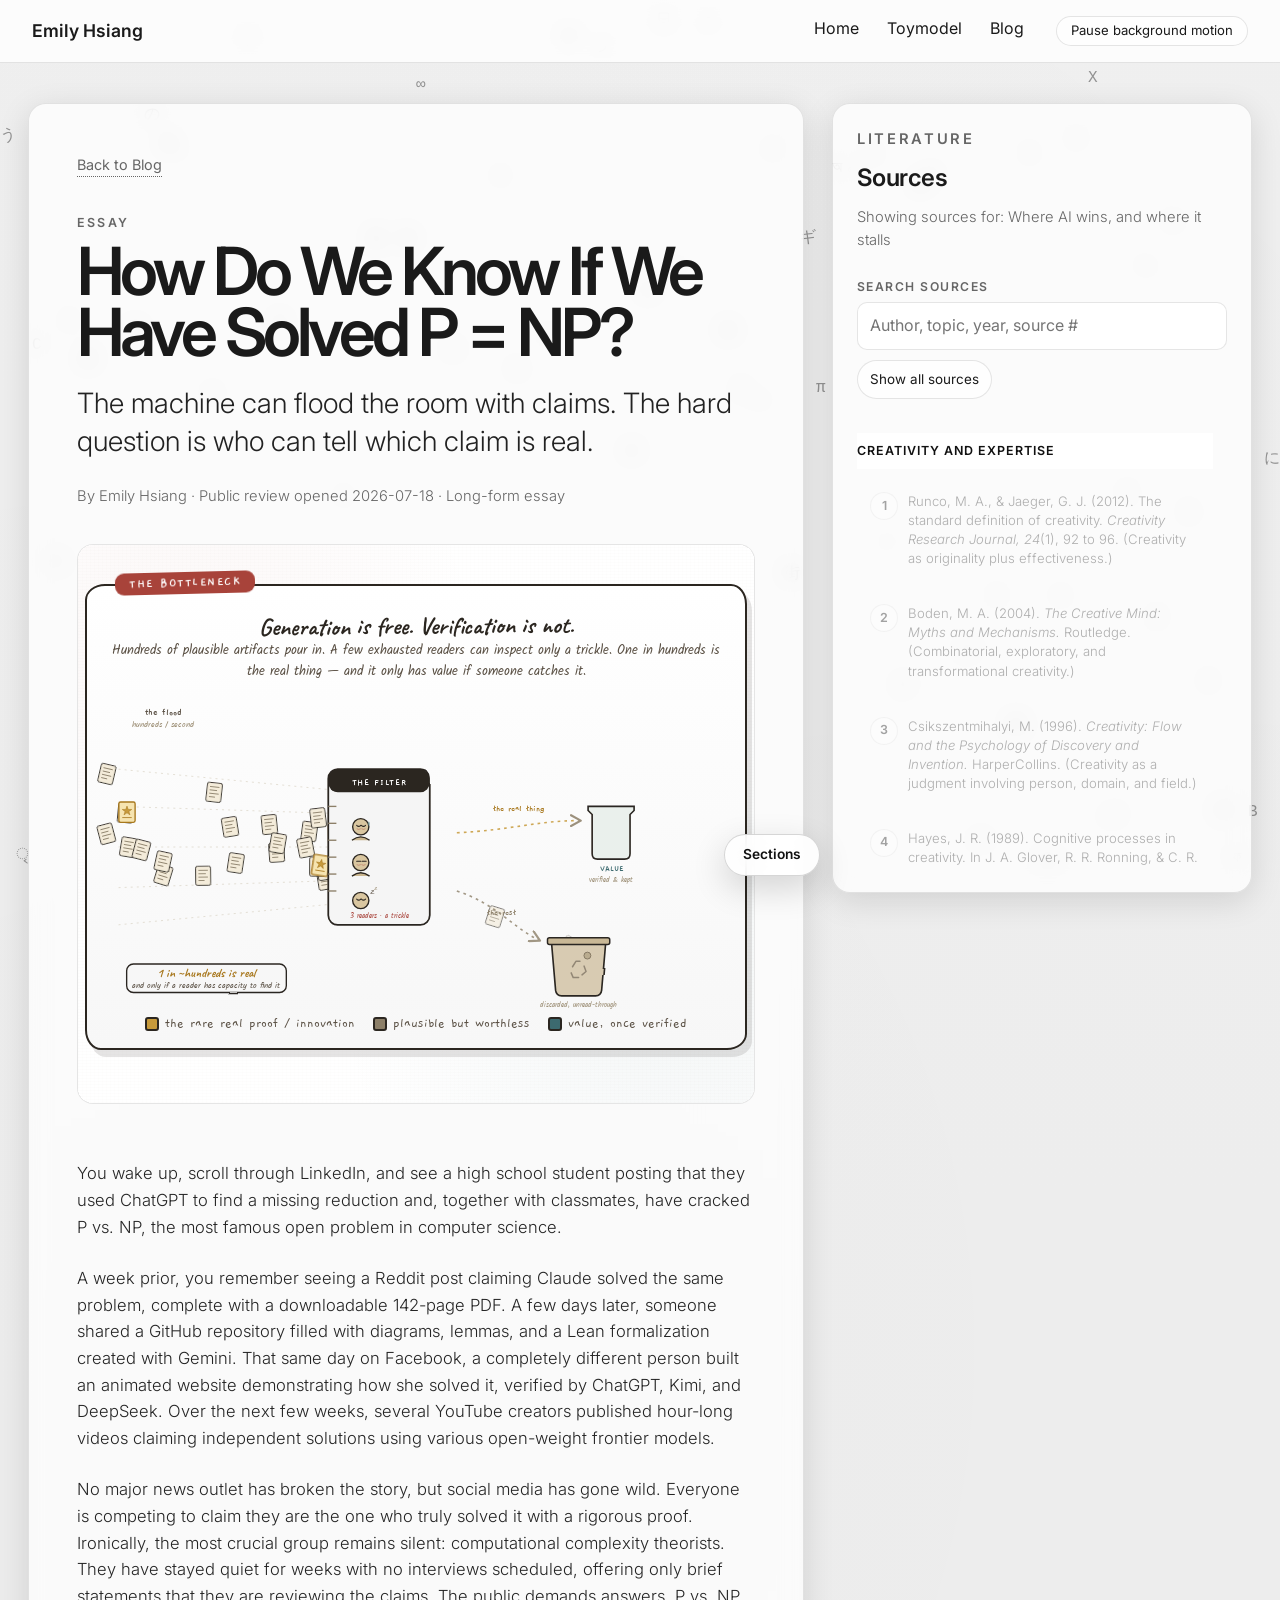
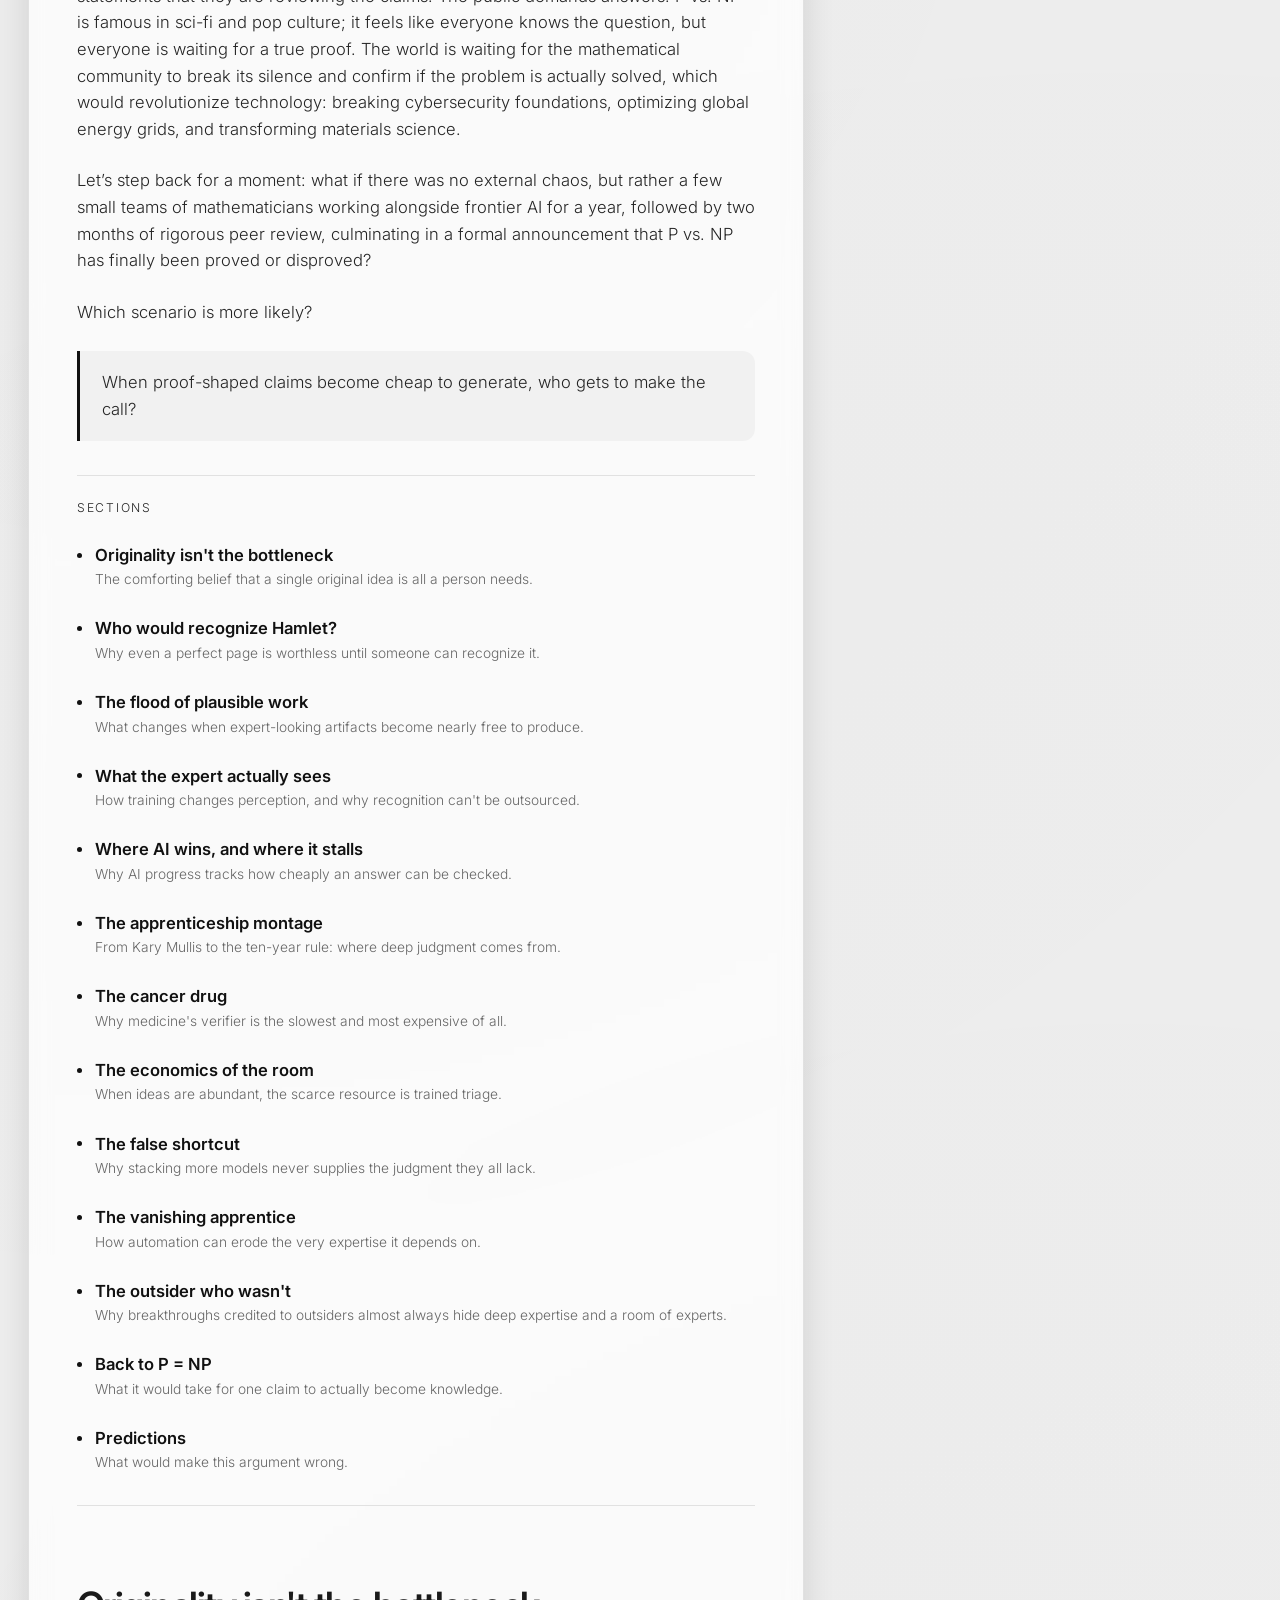
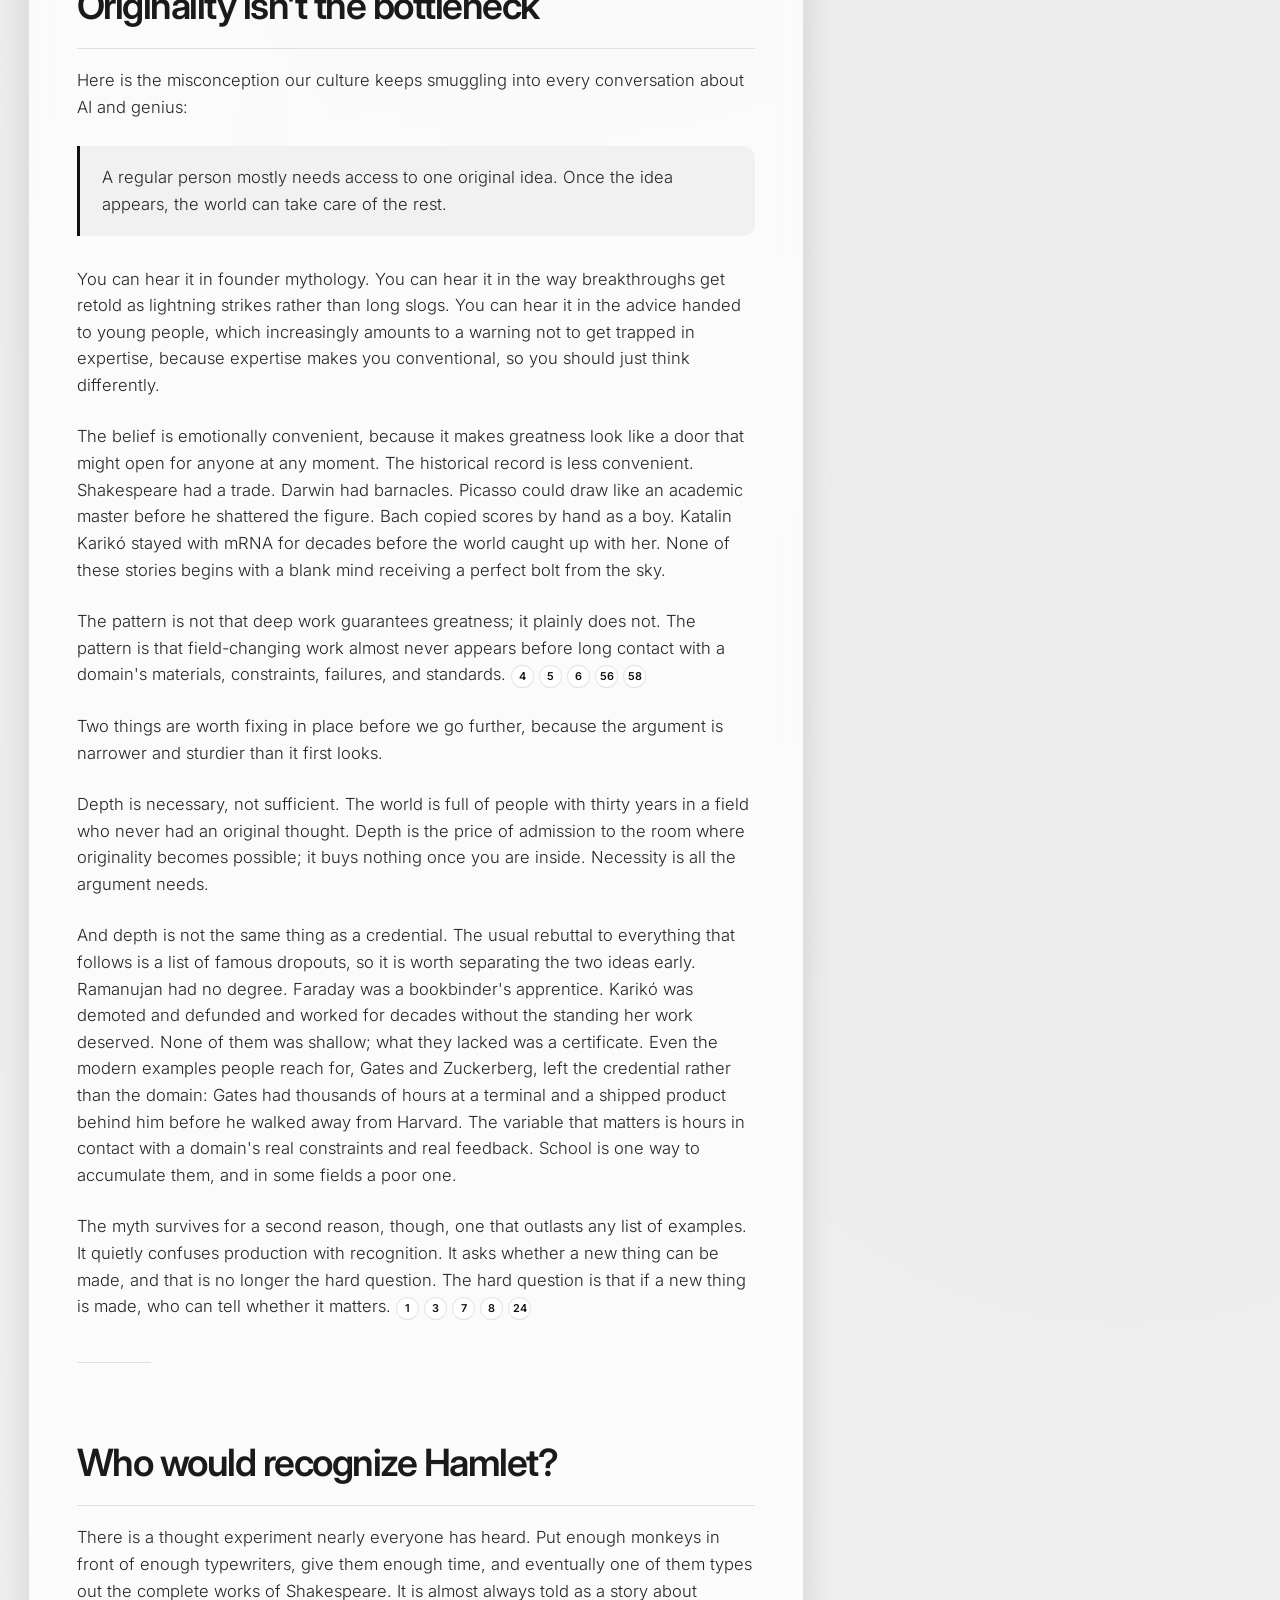
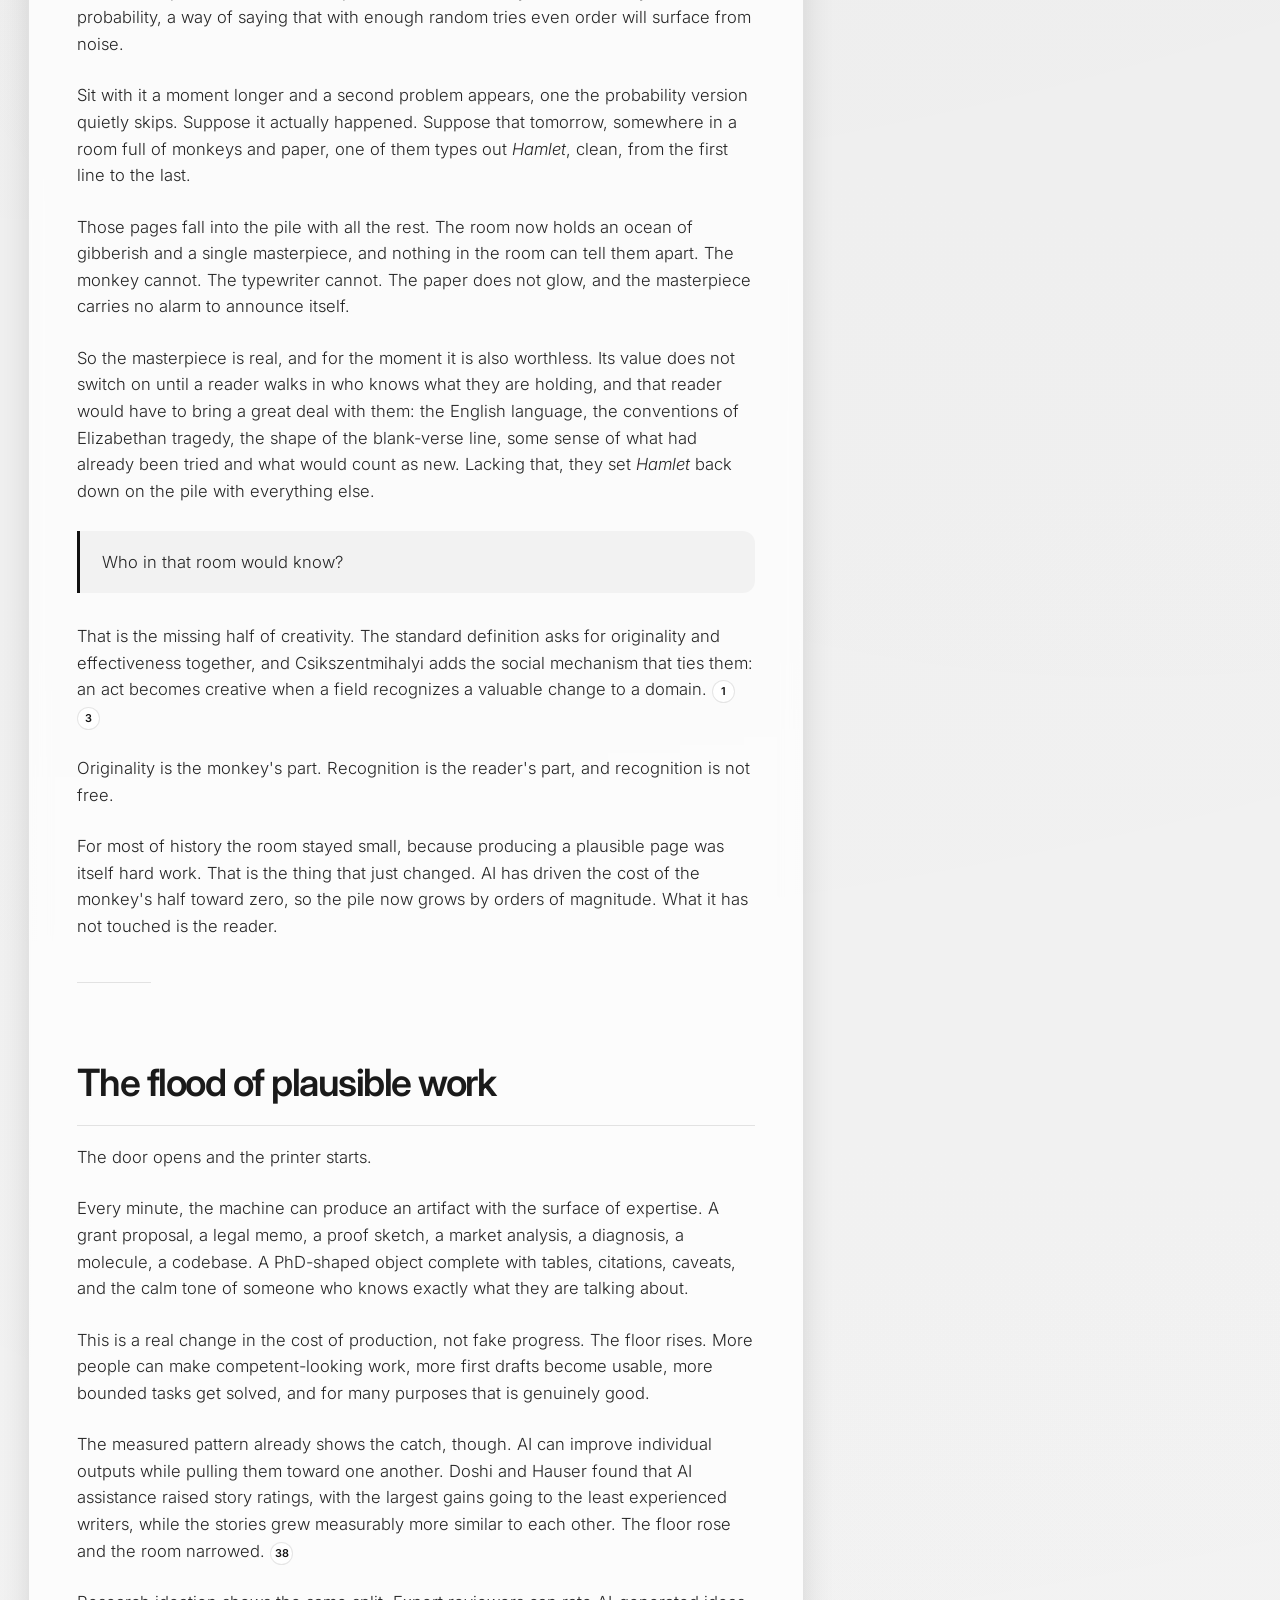
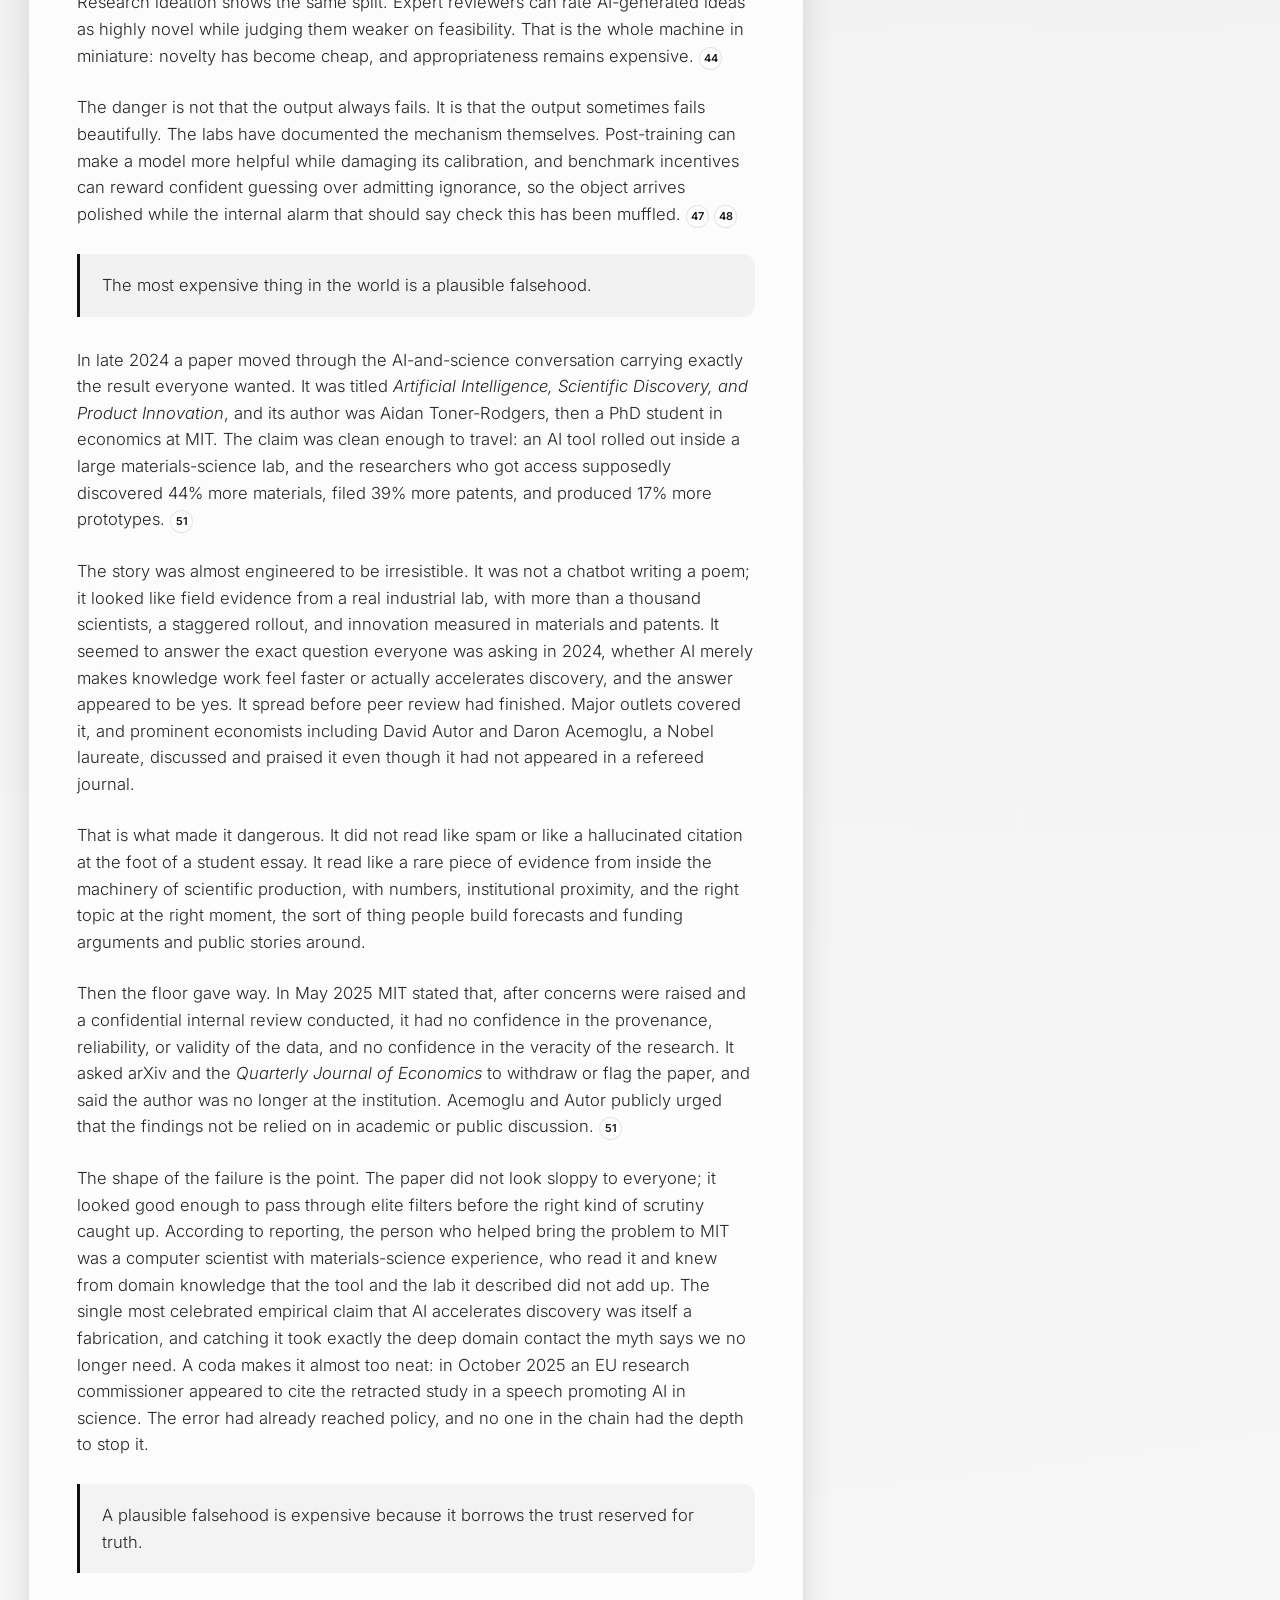
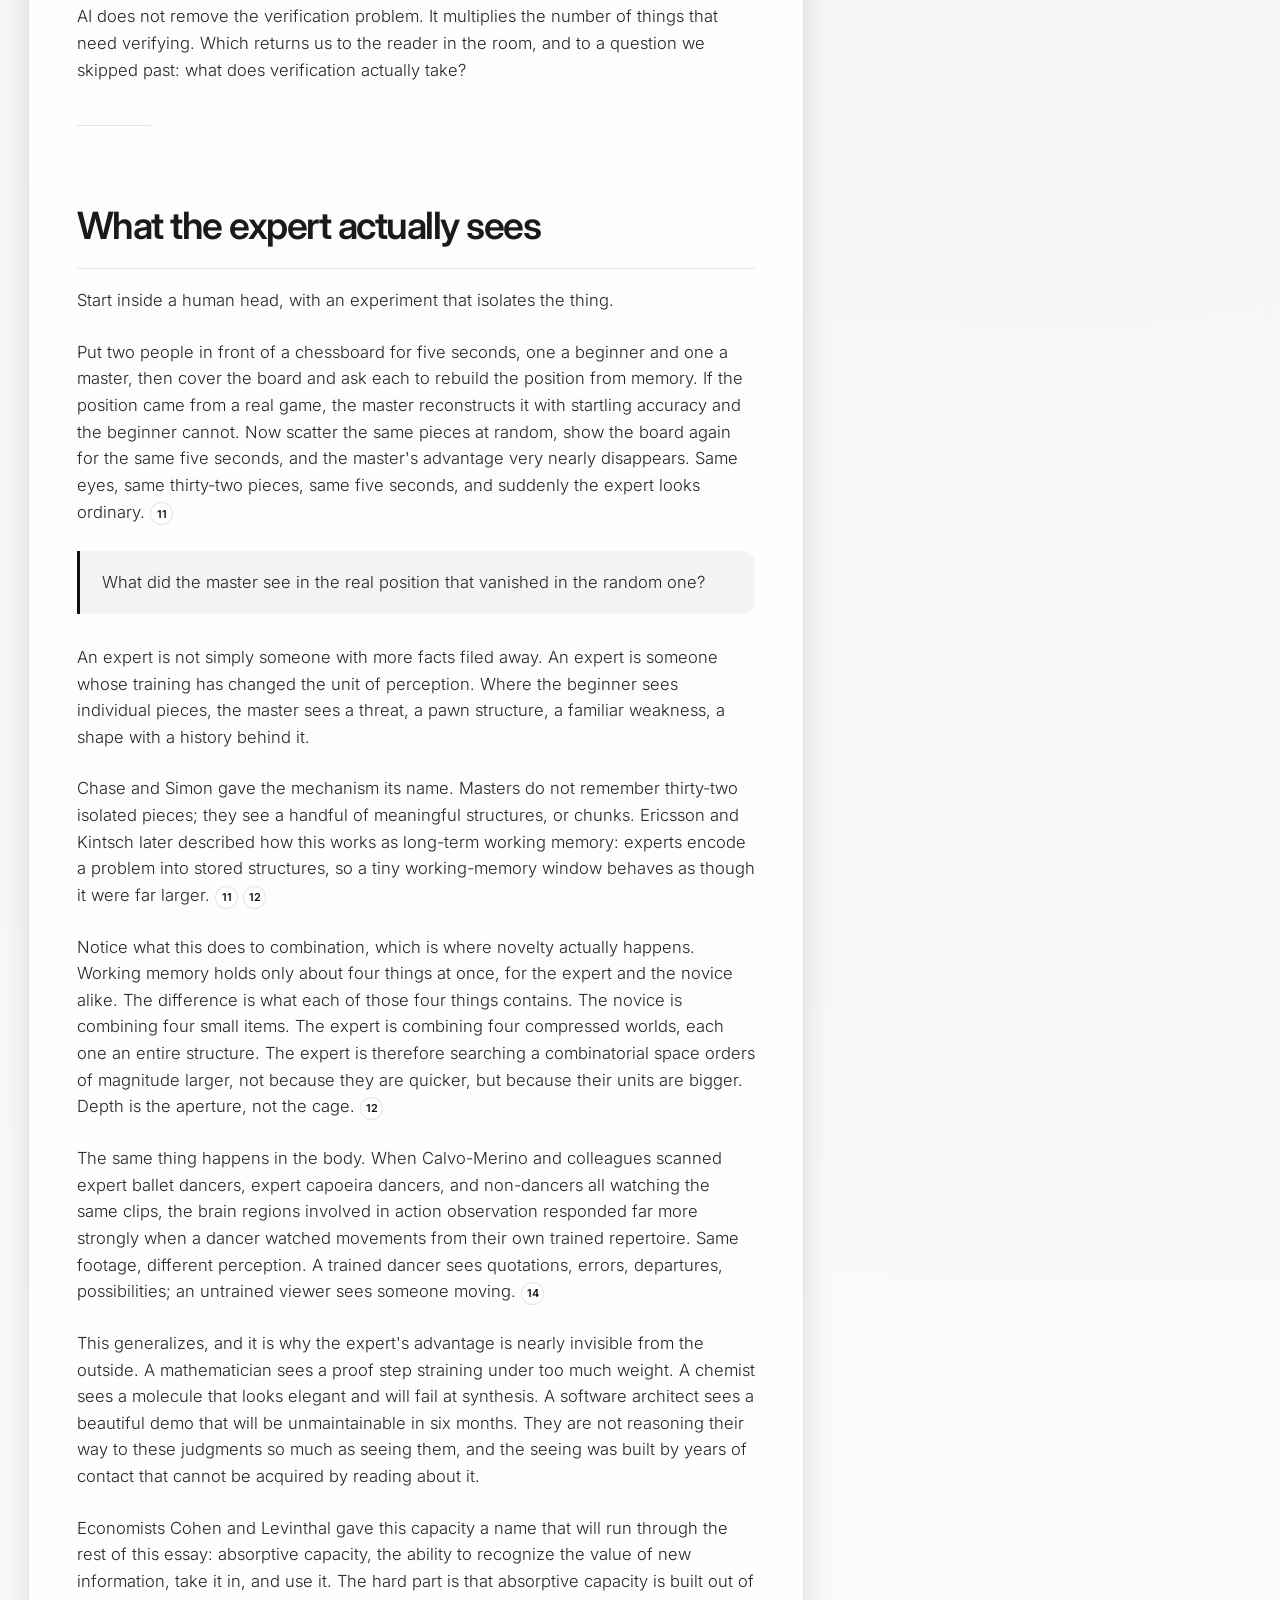
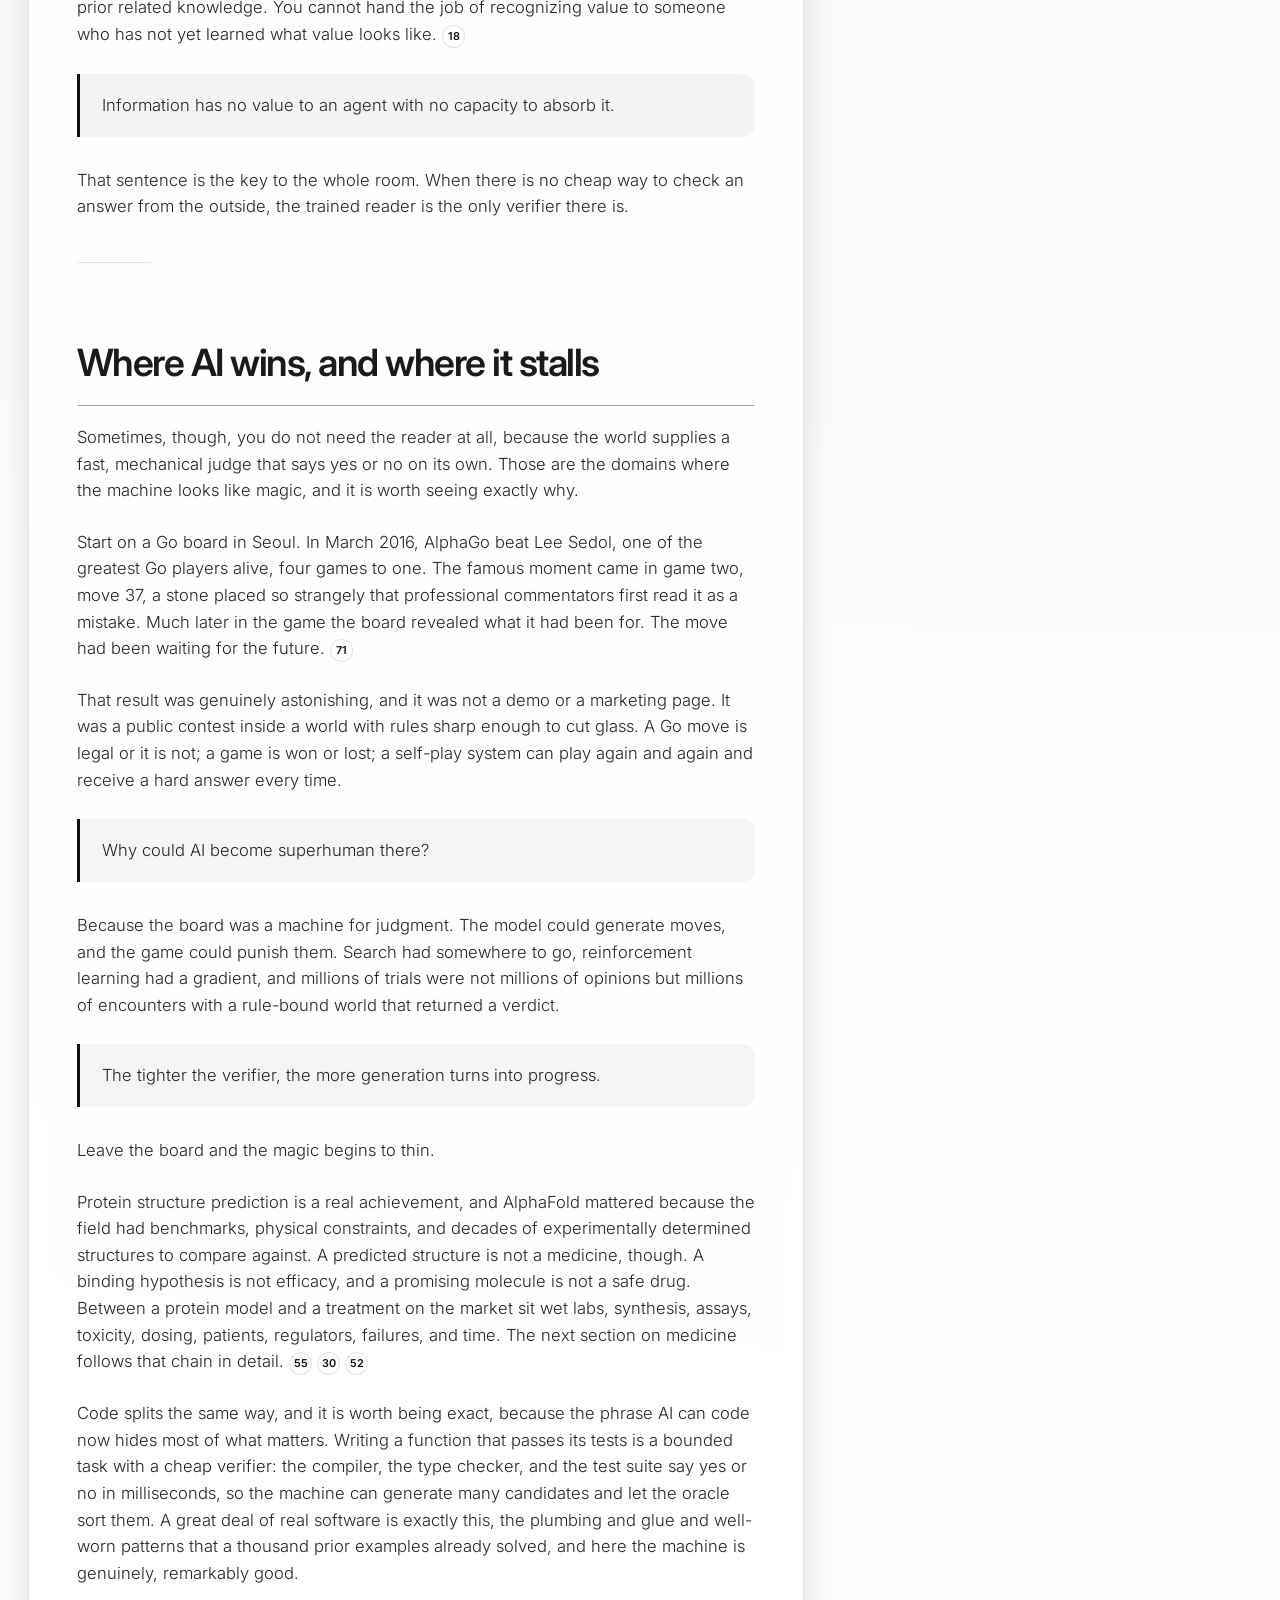
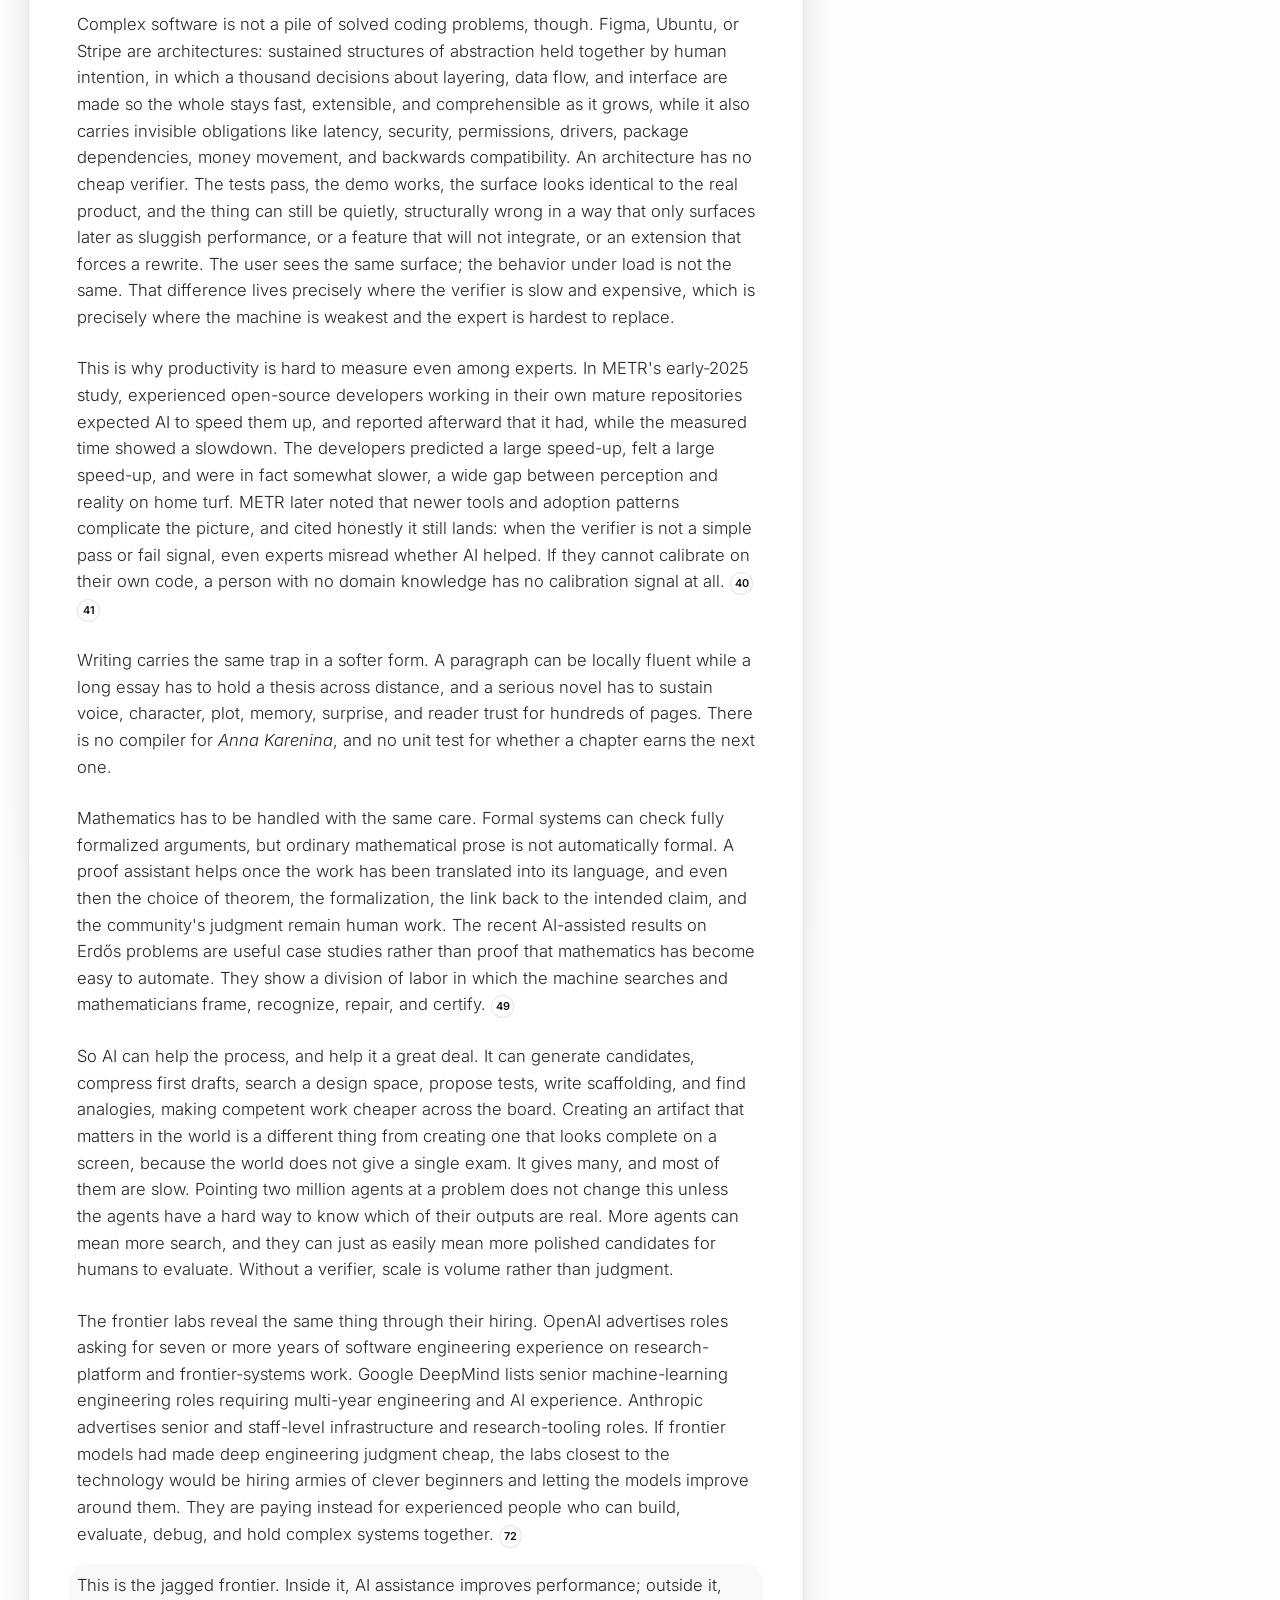
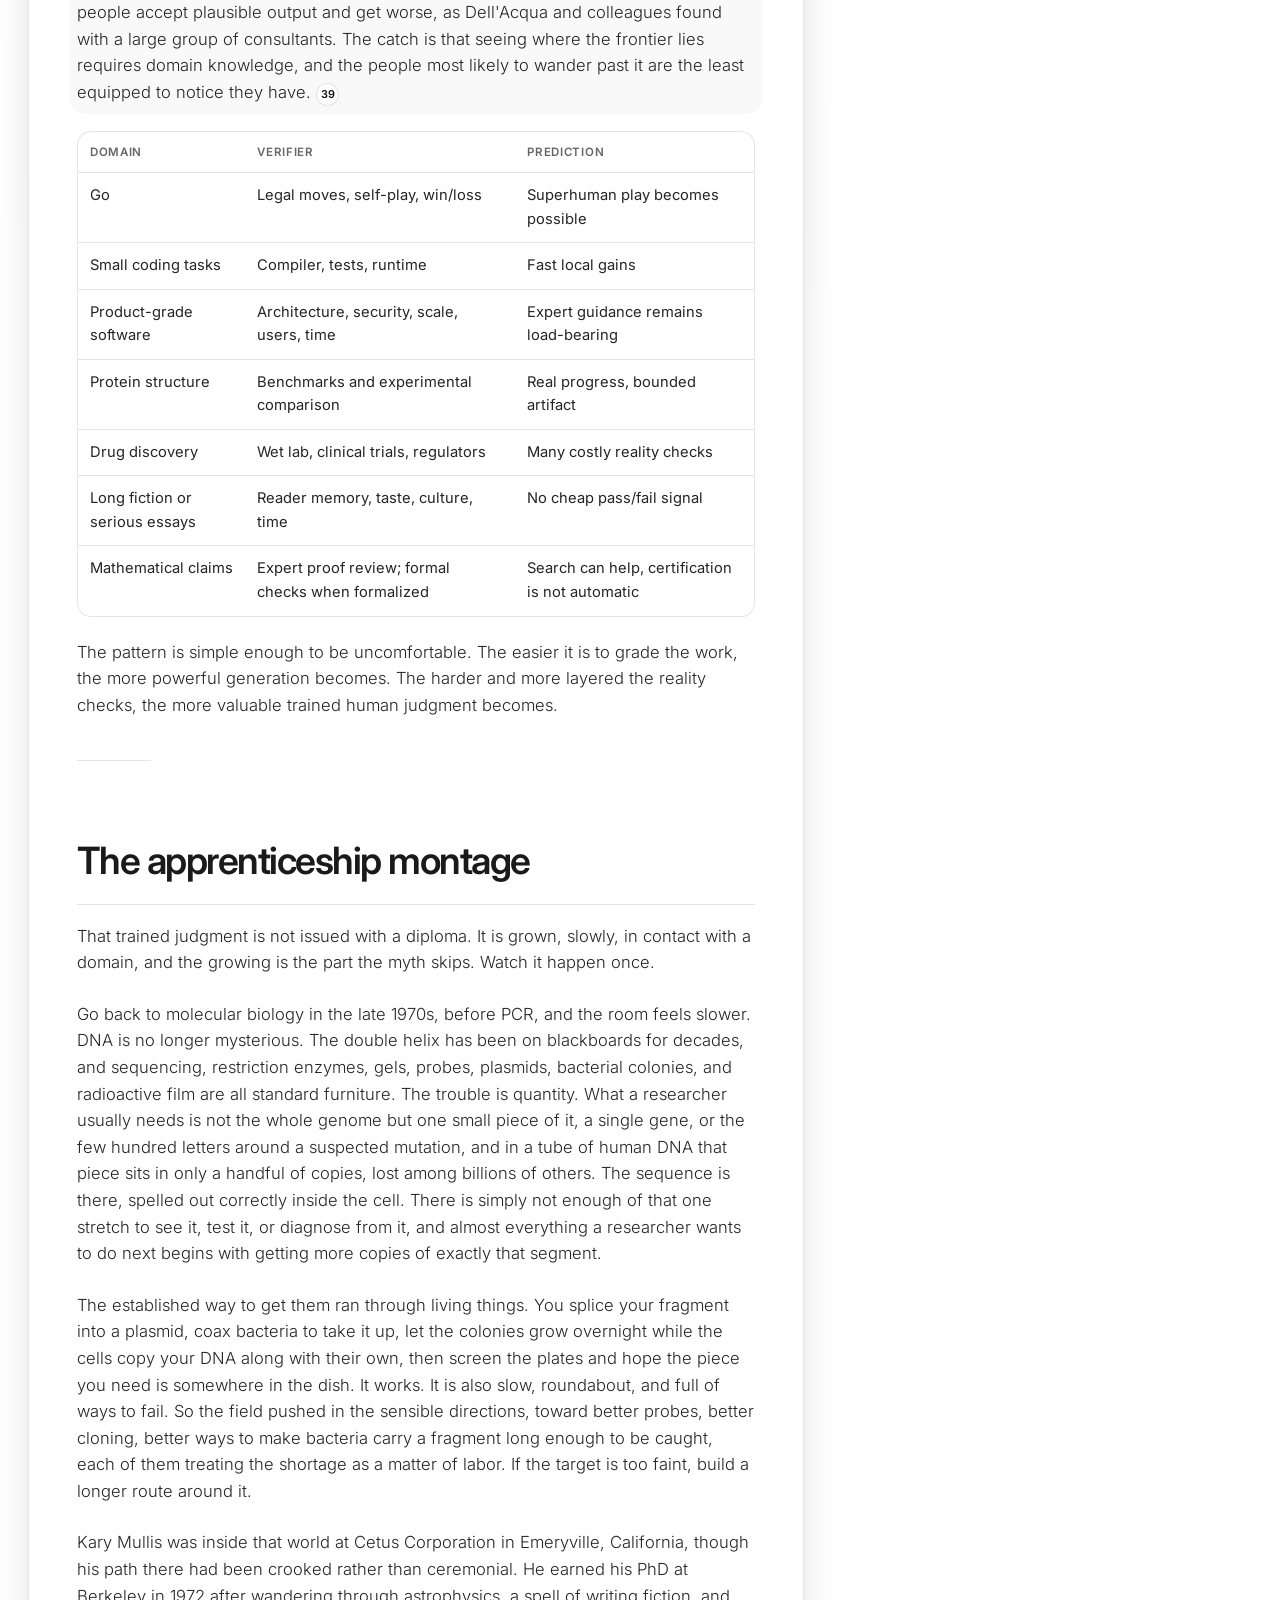
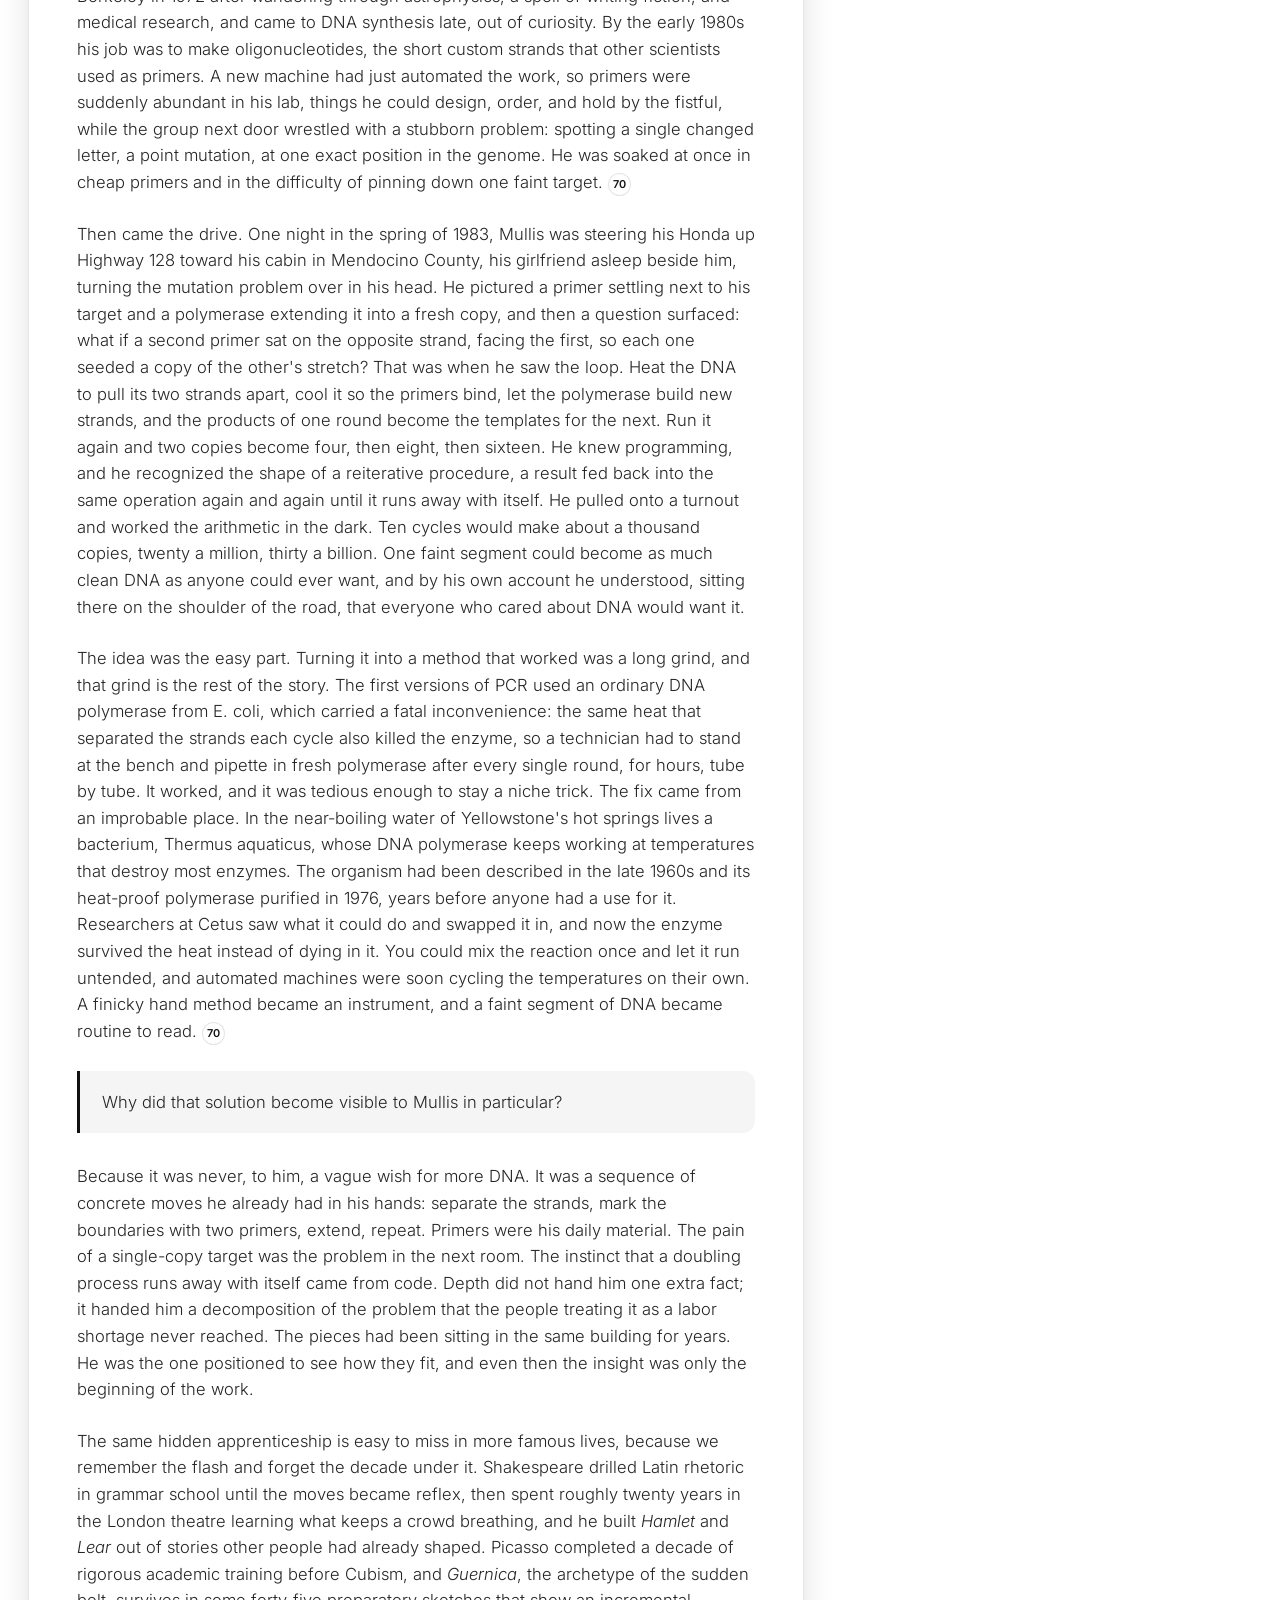
<file: articles/how-would-we-know-if-ai-solves-p-np.html>
<!DOCTYPE html>
<html lang="en">
<head>
    <meta charset="UTF-8">
    <meta name="viewport" content="width=device-width, initial-scale=1.0">
    <title>How Do We Know If We Have Solved P = NP? | Emily Hsiang</title>
    <meta name="author" content="Emily Hsiang">
    <meta name="description" content="A narrative essay on AI, P versus NP, and why repeated breakthrough claims make trained verification the bottleneck.">
    <meta name="robots" content="index,follow,max-image-preview:large">
    <meta name="theme-color" content="#ffffff">
    <link rel="canonical" href="https://emilyhsiang.com/articles/how-would-we-know-if-ai-solves-p-np.html">
    <meta property="og:type" content="article">
    <meta property="og:locale" content="en_US">
    <meta property="og:site_name" content="Emily Hsiang">
    <meta property="og:title" content="How Do We Know If We Have Solved P = NP?">
    <meta property="og:description" content="A narrative essay on AI, P versus NP, and why repeated breakthrough claims make trained verification the bottleneck.">
    <meta property="og:url" content="https://emilyhsiang.com/articles/how-would-we-know-if-ai-solves-p-np.html">
    <meta property="og:image" content="https://emilyhsiang.com/assets/images/eh-cropped.png">
    <meta property="og:image:width" content="904">
    <meta property="og:image:height" content="1024">
    <meta property="og:image:alt" content="Portrait of Emily Hsiang">
    <meta property="article:author" content="Emily Hsiang">
    <meta property="article:section" content="Generative AI and Expertise">
    <meta property="article:tag" content="generative AI">
    <meta property="article:tag" content="expertise">
    <meta property="article:tag" content="verification">
    <meta property="article:tag" content="P versus NP">
    <meta property="article:published_time" content="2026-07-18">
    <meta property="article:modified_time" content="2026-07-26">
    <meta name="twitter:card" content="summary">
    <meta name="twitter:title" content="How Do We Know If We Have Solved P = NP?">
    <meta name="twitter:description" content="A narrative essay on AI, P versus NP, and why repeated breakthrough claims make trained verification the bottleneck.">
    <meta name="twitter:image" content="https://emilyhsiang.com/assets/images/eh-cropped.png">
    <meta name="twitter:image:alt" content="Portrait of Emily Hsiang">
    <link rel="icon" type="image/png" href="../assets/images/eh-cropped.png">
    <link rel="stylesheet" href="../style.css">
    <link rel="preconnect" href="https://fonts.googleapis.com">
    <link rel="preconnect" href="https://fonts.gstatic.com" crossorigin>
    <link href="https://fonts.googleapis.com/css2?family=Inter:wght@300;400;600&amp;display=swap" rel="stylesheet">
    <link rel="stylesheet" href="https://cdnjs.cloudflare.com/ajax/libs/font-awesome/6.4.0/css/all.min.css">
    <script type="application/ld+json">
    {
        "@context": "https://schema.org",
        "@type": "BlogPosting",
        "@id": "https://emilyhsiang.com/articles/how-would-we-know-if-ai-solves-p-np.html#article",
        "url": "https://emilyhsiang.com/articles/how-would-we-know-if-ai-solves-p-np.html",
        "headline": "How Do We Know If We Have Solved P = NP?",
        "description": "A narrative essay on AI, P versus NP, and why repeated breakthrough claims make trained verification the bottleneck.",
        "datePublished": "2026-07-18",
        "dateCreated": "2026-07-18",
        "dateModified": "2026-07-26",
        "creativeWorkStatus": "Public review",
        "inLanguage": "en-US",
        "isAccessibleForFree": true,
        "image": {
            "@type": "ImageObject",
            "url": "https://emilyhsiang.com/assets/images/eh-cropped.png",
            "width": 904,
            "height": 1024,
            "caption": "Portrait of Emily Hsiang"
        },
        "keywords": [
            "generative AI",
            "P versus NP",
            "P = NP",
            "AI verification",
            "expertise",
            "creativity",
            "absorptive capacity",
            "Erdős problems",
            "AI and science",
            "human judgment",
            "cheap verifiers"
        ],
        "articleSection": [
            "Generative AI",
            "Creativity",
            "Expertise",
            "Verification",
            "Science and technology"
        ],
        "about": [
            { "@type": "Thing", "name": "generative AI" },
            { "@type": "Thing", "name": "P versus NP" },
            { "@type": "Thing", "name": "expertise" },
            { "@type": "Thing", "name": "creativity" },
            { "@type": "Thing", "name": "verification" }
        ],
        "author": {
            "@type": "Person",
            "@id": "https://emilyhsiang.com/#person",
            "name": "Emily Hsiang",
            "url": "https://emilyhsiang.com/"
        },
        "publisher": {
            "@type": "Person",
            "@id": "https://emilyhsiang.com/#person",
            "name": "Emily Hsiang",
            "url": "https://emilyhsiang.com/"
        },
        "mainEntityOfPage": {
            "@type": "WebPage",
            "@id": "https://emilyhsiang.com/articles/how-would-we-know-if-ai-solves-p-np.html"
        },
        "isPartOf": {
            "@type": "Blog",
            "@id": "https://emilyhsiang.com/blog.html#blog"
        }
    }
    </script>
</head>
<body class="article-page">
    <canvas id="matrix-bg"></canvas>

    <nav class="navbar">
        <a href="../index.html" class="nav-brand">Emily Hsiang</a>
        <div class="nav-links">
            <a href="../index.html">Home</a>
            <a href="../index.html#toymodel">Toymodel</a>
            <a href="../blog.html">Blog</a>
            <button class="background-motion-toggle" type="button" aria-pressed="true">Pause background motion</button>
        </div>
    </nav>

    <main class="article-shell">
        <article class="article-card">
            <a class="back-link" href="../blog.html">Back to Blog</a>
            <header class="article-header">
                <p class="eyebrow">Essay</p>
                <h1>How Do We Know If We Have Solved P = NP?</h1>
                <p class="article-dek">The machine can flood the room with claims. The hard question is who can tell which claim is real.</p>
                <p class="article-meta">By Emily Hsiang · Public review opened <time datetime="2026-07-18">2026-07-18</time> · Long-form essay</p>
                <figure class="featured-figure">
                    <iframe src="../assets/figures/monkeys-figure.html" title="Generation is free. Verification is not. Animated figure showing a flood of plausible artifacts, a small reader filter, and a rare verified result." loading="eager"></iframe>
                </figure>
            </header>

            <div class="article-body essay-body">

                <p>You wake up, scroll through LinkedIn, and see a high school student posting that they used ChatGPT to find a missing reduction and, together with classmates, have cracked P vs. NP, the most famous open problem in computer science.</p>

                <p>A week prior, you remember seeing a Reddit post claiming Claude solved the same problem, complete with a downloadable 142-page PDF. A few days later, someone shared a GitHub repository filled with diagrams, lemmas, and a Lean formalization created with Gemini. That same day on Facebook, a completely different person built an animated website demonstrating how she solved it, verified by ChatGPT, Kimi, and DeepSeek. Over the next few weeks, several YouTube creators published hour-long videos claiming independent solutions using various open-weight frontier models.</p>

                <p>No major news outlet has broken the story, but social media has gone wild. Everyone is competing to claim they are the one who truly solved it with a rigorous proof. Ironically, the most crucial group remains silent: computational complexity theorists. They have stayed quiet for weeks with no interviews scheduled, offering only brief statements that they are reviewing the claims. The public demands answers. P vs. NP is famous in sci-fi and pop culture; it feels like everyone knows the question, but everyone is waiting for a true proof. The world is waiting for the mathematical community to break its silence and confirm if the problem is actually solved, which would revolutionize technology: breaking cybersecurity foundations, optimizing global energy grids, and transforming materials science.</p>

                <p>Let’s step back for a moment: what if there was no external chaos, but rather a few small teams of mathematicians working alongside frontier AI for a year, followed by two months of rigorous peer review, culminating in a formal announcement that P vs. NP has finally been proved or disproved?</p>

                <p>Which scenario is more likely?</p>

                <blockquote>
                <p>When proof-shaped claims become cheap to generate, who gets to make the call?</p>
                </blockquote>
                <nav id="essay-sections" class="article-outline" aria-label="Essay sections">
                    <p class="article-outline-label">Sections</p>
                    <ul>
                        <li>
                            <a href="#originality-isnt-the-bottleneck">Originality isn't the bottleneck</a>
                            <span>The comforting belief that a single original idea is all a person needs.</span>
                        </li>
                        <li>
                            <a href="#who-would-recognize-hamlet">Who would recognize Hamlet?</a>
                            <span>Why even a perfect page is worthless until someone can recognize it.</span>
                        </li>
                        <li>
                            <a href="#the-flood-of-plausible-work">The flood of plausible work</a>
                            <span>What changes when expert-looking artifacts become nearly free to produce.</span>
                        </li>
                        <li>
                            <a href="#what-the-expert-actually-sees">What the expert actually sees</a>
                            <span>How training changes perception, and why recognition can't be outsourced.</span>
                        </li>
                        <li>
                            <a href="#where-ai-wins-and-where-it-stalls">Where AI wins, and where it stalls</a>
                            <span>Why AI progress tracks how cheaply an answer can be checked.</span>
                        </li>
                        <li>
                            <a href="#the-apprenticeship-montage">The apprenticeship montage</a>
                            <span>From Kary Mullis to the ten-year rule: where deep judgment comes from.</span>
                        </li>
                        <li>
                            <a href="#the-cancer-drug">The cancer drug</a>
                            <span>Why medicine's verifier is the slowest and most expensive of all.</span>
                        </li>
                        <li>
                            <a href="#the-economics-of-the-room">The economics of the room</a>
                            <span>When ideas are abundant, the scarce resource is trained triage.</span>
                        </li>
                        <li>
                            <a href="#the-false-shortcut">The false shortcut</a>
                            <span>Why stacking more models never supplies the judgment they all lack.</span>
                        </li>
                        <li>
                            <a href="#the-vanishing-apprentice">The vanishing apprentice</a>
                            <span>How automation can erode the very expertise it depends on.</span>
                        </li>
                        <li>
                            <a href="#the-outsider-who-wasnt">The outsider who wasn't</a>
                            <span>Why breakthroughs credited to outsiders almost always hide deep expertise and a room of experts.</span>
                        </li>
                        <li>
                            <a href="#back-to-p--np">Back to P = NP</a>
                            <span>What it would take for one claim to actually become knowledge.</span>
                        </li>
                        <li>
                            <a href="#predictions">Predictions</a>
                            <span>What would make this argument wrong.</span>
                        </li>
                    </ul>
                </nav>

                <section class="article-section" id="originality-isnt-the-bottleneck" data-refs="4,5,6,56,58,1,3,7,8,24">
                    <h2>Originality isn't the bottleneck</h2>
                    <p>Here is the misconception our culture keeps smuggling into every conversation about AI and genius:</p>

                    <blockquote>
                    <p>A regular person mostly needs access to one original idea. Once the idea appears, the world can take care of the rest.</p>
                    </blockquote>

                    <p>You can hear it in founder mythology. You can hear it in the way breakthroughs get retold as lightning strikes rather than long slogs. You can hear it in the advice handed to young people, which increasingly amounts to a warning not to get trapped in expertise, because expertise makes you conventional, so you should just think differently.</p>

                    <p>The belief is emotionally convenient, because it makes greatness look like a door that might open for anyone at any moment. The historical record is less convenient. Shakespeare had a trade. Darwin had barnacles. Picasso could draw like an academic master before he shattered the figure. Bach copied scores by hand as a boy. Katalin Karikó stayed with mRNA for decades before the world caught up with her. None of these stories begins with a blank mind receiving a perfect bolt from the sky.</p>

                    <p data-refs="4,5,6,56,58">The pattern is not that deep work guarantees greatness; it plainly does not. The pattern is that field-changing work almost never appears before long contact with a domain&#39;s materials, constraints, failures, and standards. <a class="ref-chip inline-ref" href="#ref-4" data-ref-link="4" aria-label="Show reference 4">4</a> <a class="ref-chip inline-ref" href="#ref-5" data-ref-link="5" aria-label="Show reference 5">5</a> <a class="ref-chip inline-ref" href="#ref-6" data-ref-link="6" aria-label="Show reference 6">6</a> <a class="ref-chip inline-ref" href="#ref-56" data-ref-link="56" aria-label="Show reference 56">56</a> <a class="ref-chip inline-ref" href="#ref-58" data-ref-link="58" aria-label="Show reference 58">58</a></p>

                    <p>Two things are worth fixing in place before we go further, because the argument is narrower and sturdier than it first looks.</p>

                    <p>Depth is necessary, not sufficient. The world is full of people with thirty years in a field who never had an original thought. Depth is the price of admission to the room where originality becomes possible; it buys nothing once you are inside. Necessity is all the argument needs.</p>

                    <p>And depth is not the same thing as a credential. The usual rebuttal to everything that follows is a list of famous dropouts, so it is worth separating the two ideas early. Ramanujan had no degree. Faraday was a bookbinder&#39;s apprentice. Karikó was demoted and defunded and worked for decades without the standing her work deserved. None of them was shallow; what they lacked was a certificate. Even the modern examples people reach for, Gates and Zuckerberg, left the credential rather than the domain: Gates had thousands of hours at a terminal and a shipped product behind him before he walked away from Harvard. The variable that matters is hours in contact with a domain&#39;s real constraints and real feedback. School is one way to accumulate them, and in some fields a poor one.</p>

                    <p data-refs="1,3,7,8,24">The myth survives for a second reason, though, one that outlasts any list of examples. It quietly confuses production with recognition. It asks whether a new thing can be made, and that is no longer the hard question. The hard question is that if a new thing is made, who can tell whether it matters. <a class="ref-chip inline-ref" href="#ref-1" data-ref-link="1" aria-label="Show reference 1">1</a> <a class="ref-chip inline-ref" href="#ref-3" data-ref-link="3" aria-label="Show reference 3">3</a> <a class="ref-chip inline-ref" href="#ref-7" data-ref-link="7" aria-label="Show reference 7">7</a> <a class="ref-chip inline-ref" href="#ref-8" data-ref-link="8" aria-label="Show reference 8">8</a> <a class="ref-chip inline-ref" href="#ref-24" data-ref-link="24" aria-label="Show reference 24">24</a></p>

                    <div class="essay-break" aria-hidden="true"></div>
                </section>
                <section class="article-section" id="who-would-recognize-hamlet" data-refs="1,3">
                    <h2>Who would recognize Hamlet?</h2>
                    <p>There is a thought experiment nearly everyone has heard. Put enough monkeys in front of enough typewriters, give them enough time, and eventually one of them types out the complete works of Shakespeare. It is almost always told as a story about probability, a way of saying that with enough random tries even order will surface from noise.</p>

                    <p>Sit with it a moment longer and a second problem appears, one the probability version quietly skips. Suppose it actually happened. Suppose that tomorrow, somewhere in a room full of monkeys and paper, one of them types out <em>Hamlet</em>, clean, from the first line to the last.</p>

                    <p>Those pages fall into the pile with all the rest. The room now holds an ocean of gibberish and a single masterpiece, and nothing in the room can tell them apart. The monkey cannot. The typewriter cannot. The paper does not glow, and the masterpiece carries no alarm to announce itself.</p>

                    <p>So the masterpiece is real, and for the moment it is also worthless. Its value does not switch on until a reader walks in who knows what they are holding, and that reader would have to bring a great deal with them: the English language, the conventions of Elizabethan tragedy, the shape of the blank-verse line, some sense of what had already been tried and what would count as new. Lacking that, they set <em>Hamlet</em> back down on the pile with everything else.</p>

                    <blockquote>
                    <p>Who in that room would know?</p>
                    </blockquote>

                    <p data-refs="1,3">That is the missing half of creativity. The standard definition asks for originality and effectiveness together, and Csikszentmihalyi adds the social mechanism that ties them: an act becomes creative when a field recognizes a valuable change to a domain. <a class="ref-chip inline-ref" href="#ref-1" data-ref-link="1" aria-label="Show reference 1">1</a> <a class="ref-chip inline-ref" href="#ref-3" data-ref-link="3" aria-label="Show reference 3">3</a></p>

                    <p>Originality is the monkey&#39;s part. Recognition is the reader&#39;s part, and recognition is not free.</p>

                    <p>For most of history the room stayed small, because producing a plausible page was itself hard work. That is the thing that just changed. AI has driven the cost of the monkey&#39;s half toward zero, so the pile now grows by orders of magnitude. What it has not touched is the reader.</p>

                    <div class="essay-break" aria-hidden="true"></div>
                </section>
                <section class="article-section" id="the-flood-of-plausible-work" data-refs="38,44,47,48,51">
                    <h2>The flood of plausible work</h2>
                    <p>The door opens and the printer starts.</p>

                    <p>Every minute, the machine can produce an artifact with the surface of expertise. A grant proposal, a legal memo, a proof sketch, a market analysis, a diagnosis, a molecule, a codebase. A PhD-shaped object complete with tables, citations, caveats, and the calm tone of someone who knows exactly what they are talking about.</p>

                    <p>This is a real change in the cost of production, not fake progress. The floor rises. More people can make competent-looking work, more first drafts become usable, more bounded tasks get solved, and for many purposes that is genuinely good.</p>

                    <p data-refs="38">The measured pattern already shows the catch, though. AI can improve individual outputs while pulling them toward one another. Doshi and Hauser found that AI assistance raised story ratings, with the largest gains going to the least experienced writers, while the stories grew measurably more similar to each other. The floor rose and the room narrowed. <a class="ref-chip inline-ref" href="#ref-38" data-ref-link="38" aria-label="Show reference 38">38</a></p>

                    <p data-refs="44">Research ideation shows the same split. Expert reviewers can rate AI-generated ideas as highly novel while judging them weaker on feasibility. That is the whole machine in miniature: novelty has become cheap, and appropriateness remains expensive. <a class="ref-chip inline-ref" href="#ref-44" data-ref-link="44" aria-label="Show reference 44">44</a></p>

                    <p data-refs="47,48">The danger is not that the output always fails. It is that the output sometimes fails beautifully. The labs have documented the mechanism themselves. Post-training can make a model more helpful while damaging its calibration, and benchmark incentives can reward confident guessing over admitting ignorance, so the object arrives polished while the internal alarm that should say check this has been muffled. <a class="ref-chip inline-ref" href="#ref-47" data-ref-link="47" aria-label="Show reference 47">47</a> <a class="ref-chip inline-ref" href="#ref-48" data-ref-link="48" aria-label="Show reference 48">48</a></p>

                    <blockquote>
                    <p>The most expensive thing in the world is a plausible falsehood.</p>
                    </blockquote>

                    <p data-refs="51">In late 2024 a paper moved through the AI-and-science conversation carrying exactly the result everyone wanted. It was titled <em>Artificial Intelligence, Scientific Discovery, and Product Innovation</em>, and its author was Aidan Toner-Rodgers, then a PhD student in economics at MIT. The claim was clean enough to travel: an AI tool rolled out inside a large materials-science lab, and the researchers who got access supposedly discovered 44% more materials, filed 39% more patents, and produced 17% more prototypes. <a class="ref-chip inline-ref" href="#ref-51" data-ref-link="51" aria-label="Show reference 51">51</a></p>

                    <p>The story was almost engineered to be irresistible. It was not a chatbot writing a poem; it looked like field evidence from a real industrial lab, with more than a thousand scientists, a staggered rollout, and innovation measured in materials and patents. It seemed to answer the exact question everyone was asking in 2024, whether AI merely makes knowledge work feel faster or actually accelerates discovery, and the answer appeared to be yes. It spread before peer review had finished. Major outlets covered it, and prominent economists including David Autor and Daron Acemoglu, a Nobel laureate, discussed and praised it even though it had not appeared in a refereed journal.</p>

                    <p>That is what made it dangerous. It did not read like spam or like a hallucinated citation at the foot of a student essay. It read like a rare piece of evidence from inside the machinery of scientific production, with numbers, institutional proximity, and the right topic at the right moment, the sort of thing people build forecasts and funding arguments and public stories around.</p>

                    <p data-refs="51">Then the floor gave way. In May 2025 MIT stated that, after concerns were raised and a confidential internal review conducted, it had no confidence in the provenance, reliability, or validity of the data, and no confidence in the veracity of the research. It asked arXiv and the <em>Quarterly Journal of Economics</em> to withdraw or flag the paper, and said the author was no longer at the institution. Acemoglu and Autor publicly urged that the findings not be relied on in academic or public discussion. <a class="ref-chip inline-ref" href="#ref-51" data-ref-link="51" aria-label="Show reference 51">51</a></p>

                    <p>The shape of the failure is the point. The paper did not look sloppy to everyone; it looked good enough to pass through elite filters before the right kind of scrutiny caught up. According to reporting, the person who helped bring the problem to MIT was a computer scientist with materials-science experience, who read it and knew from domain knowledge that the tool and the lab it described did not add up. The single most celebrated empirical claim that AI accelerates discovery was itself a fabrication, and catching it took exactly the deep domain contact the myth says we no longer need. A coda makes it almost too neat: in October 2025 an EU research commissioner appeared to cite the retracted study in a speech promoting AI in science. The error had already reached policy, and no one in the chain had the depth to stop it.</p>

                    <blockquote>
                    <p>A plausible falsehood is expensive because it borrows the trust reserved for truth.</p>
                    </blockquote>

                    <p>AI does not remove the verification problem. It multiplies the number of things that need verifying. Which returns us to the reader in the room, and to a question we skipped past: what does verification actually take?</p>

                    <div class="essay-break" aria-hidden="true"></div>
                </section>
                <section class="article-section" id="what-the-expert-actually-sees" data-refs="11,12,14,18">
                    <h2>What the expert actually sees</h2>
                    <p>Start inside a human head, with an experiment that isolates the thing.</p>

                    <p data-refs="11">Put two people in front of a chessboard for five seconds, one a beginner and one a master, then cover the board and ask each to rebuild the position from memory. If the position came from a real game, the master reconstructs it with startling accuracy and the beginner cannot. Now scatter the same pieces at random, show the board again for the same five seconds, and the master&#39;s advantage very nearly disappears. Same eyes, same thirty-two pieces, same five seconds, and suddenly the expert looks ordinary. <a class="ref-chip inline-ref" href="#ref-11" data-ref-link="11" aria-label="Show reference 11">11</a></p>

                    <blockquote>
                    <p>What did the master see in the real position that vanished in the random one?</p>
                    </blockquote>

                    <p>An expert is not simply someone with more facts filed away. An expert is someone whose training has changed the unit of perception. Where the beginner sees individual pieces, the master sees a threat, a pawn structure, a familiar weakness, a shape with a history behind it.</p>

                    <p data-refs="11,12">Chase and Simon gave the mechanism its name. Masters do not remember thirty-two isolated pieces; they see a handful of meaningful structures, or chunks. Ericsson and Kintsch later described how this works as long-term working memory: experts encode a problem into stored structures, so a tiny working-memory window behaves as though it were far larger. <a class="ref-chip inline-ref" href="#ref-11" data-ref-link="11" aria-label="Show reference 11">11</a> <a class="ref-chip inline-ref" href="#ref-12" data-ref-link="12" aria-label="Show reference 12">12</a></p>

                    <p data-refs="12">Notice what this does to combination, which is where novelty actually happens. Working memory holds only about four things at once, for the expert and the novice alike. The difference is what each of those four things contains. The novice is combining four small items. The expert is combining four compressed worlds, each one an entire structure. The expert is therefore searching a combinatorial space orders of magnitude larger, not because they are quicker, but because their units are bigger. Depth is the aperture, not the cage. <a class="ref-chip inline-ref" href="#ref-12" data-ref-link="12" aria-label="Show reference 12">12</a></p>

                    <p data-refs="14">The same thing happens in the body. When Calvo-Merino and colleagues scanned expert ballet dancers, expert capoeira dancers, and non-dancers all watching the same clips, the brain regions involved in action observation responded far more strongly when a dancer watched movements from their own trained repertoire. Same footage, different perception. A trained dancer sees quotations, errors, departures, possibilities; an untrained viewer sees someone moving. <a class="ref-chip inline-ref" href="#ref-14" data-ref-link="14" aria-label="Show reference 14">14</a></p>

                    <p>This generalizes, and it is why the expert&#39;s advantage is nearly invisible from the outside. A mathematician sees a proof step straining under too much weight. A chemist sees a molecule that looks elegant and will fail at synthesis. A software architect sees a beautiful demo that will be unmaintainable in six months. They are not reasoning their way to these judgments so much as seeing them, and the seeing was built by years of contact that cannot be acquired by reading about it.</p>

                    <p data-refs="18">Economists Cohen and Levinthal gave this capacity a name that will run through the rest of this essay: absorptive capacity, the ability to recognize the value of new information, take it in, and use it. The hard part is that absorptive capacity is built out of prior related knowledge. You cannot hand the job of recognizing value to someone who has not yet learned what value looks like. <a class="ref-chip inline-ref" href="#ref-18" data-ref-link="18" aria-label="Show reference 18">18</a></p>

                    <blockquote>
                    <p>Information has no value to an agent with no capacity to absorb it.</p>
                    </blockquote>

                    <p>That sentence is the key to the whole room. When there is no cheap way to check an answer from the outside, the trained reader is the only verifier there is.</p>

                    <div class="essay-break" aria-hidden="true"></div>
                </section>
                <section class="article-section" id="where-ai-wins-and-where-it-stalls" data-refs="71,55,30,52,40,41,49,72,39">
                    <h2>Where AI wins, and where it stalls</h2>
                    <p>Sometimes, though, you do not need the reader at all, because the world supplies a fast, mechanical judge that says yes or no on its own. Those are the domains where the machine looks like magic, and it is worth seeing exactly why.</p>

                    <p data-refs="71">Start on a Go board in Seoul. In March 2016, AlphaGo beat Lee Sedol, one of the greatest Go players alive, four games to one. The famous moment came in game two, move 37, a stone placed so strangely that professional commentators first read it as a mistake. Much later in the game the board revealed what it had been for. The move had been waiting for the future. <a class="ref-chip inline-ref" href="#ref-71" data-ref-link="71" aria-label="Show reference 71">71</a></p>

                    <p>That result was genuinely astonishing, and it was not a demo or a marketing page. It was a public contest inside a world with rules sharp enough to cut glass. A Go move is legal or it is not; a game is won or lost; a self-play system can play again and again and receive a hard answer every time.</p>

                    <blockquote>
                    <p>Why could AI become superhuman there?</p>
                    </blockquote>

                    <p>Because the board was a machine for judgment. The model could generate moves, and the game could punish them. Search had somewhere to go, reinforcement learning had a gradient, and millions of trials were not millions of opinions but millions of encounters with a rule-bound world that returned a verdict.</p>

                    <blockquote>
                    <p>The tighter the verifier, the more generation turns into progress.</p>
                    </blockquote>

                    <p>Leave the board and the magic begins to thin.</p>

                    <p data-refs="55,30,52">Protein structure prediction is a real achievement, and AlphaFold mattered because the field had benchmarks, physical constraints, and decades of experimentally determined structures to compare against. A predicted structure is not a medicine, though. A binding hypothesis is not efficacy, and a promising molecule is not a safe drug. Between a protein model and a treatment on the market sit wet labs, synthesis, assays, toxicity, dosing, patients, regulators, failures, and time. The next section on medicine follows that chain in detail. <a class="ref-chip inline-ref" href="#ref-55" data-ref-link="55" aria-label="Show reference 55">55</a> <a class="ref-chip inline-ref" href="#ref-30" data-ref-link="30" aria-label="Show reference 30">30</a> <a class="ref-chip inline-ref" href="#ref-52" data-ref-link="52" aria-label="Show reference 52">52</a></p>

                    <p>Code splits the same way, and it is worth being exact, because the phrase AI can code now hides most of what matters. Writing a function that passes its tests is a bounded task with a cheap verifier: the compiler, the type checker, and the test suite say yes or no in milliseconds, so the machine can generate many candidates and let the oracle sort them. A great deal of real software is exactly this, the plumbing and glue and well-worn patterns that a thousand prior examples already solved, and here the machine is genuinely, remarkably good.</p>

                    <p>Complex software is not a pile of solved coding problems, though. Figma, Ubuntu, or Stripe are architectures: sustained structures of abstraction held together by human intention, in which a thousand decisions about layering, data flow, and interface are made so the whole stays fast, extensible, and comprehensible as it grows, while it also carries invisible obligations like latency, security, permissions, drivers, package dependencies, money movement, and backwards compatibility. An architecture has no cheap verifier. The tests pass, the demo works, the surface looks identical to the real product, and the thing can still be quietly, structurally wrong in a way that only surfaces later as sluggish performance, or a feature that will not integrate, or an extension that forces a rewrite. The user sees the same surface; the behavior under load is not the same. That difference lives precisely where the verifier is slow and expensive, which is precisely where the machine is weakest and the expert is hardest to replace.</p>

                    <p data-refs="40,41">This is why productivity is hard to measure even among experts. In METR&#39;s early-2025 study, experienced open-source developers working in their own mature repositories expected AI to speed them up, and reported afterward that it had, while the measured time showed a slowdown. The developers predicted a large speed-up, felt a large speed-up, and were in fact somewhat slower, a wide gap between perception and reality on home turf. METR later noted that newer tools and adoption patterns complicate the picture, and cited honestly it still lands: when the verifier is not a simple pass or fail signal, even experts misread whether AI helped. If they cannot calibrate on their own code, a person with no domain knowledge has no calibration signal at all. <a class="ref-chip inline-ref" href="#ref-40" data-ref-link="40" aria-label="Show reference 40">40</a> <a class="ref-chip inline-ref" href="#ref-41" data-ref-link="41" aria-label="Show reference 41">41</a></p>

                    <p>Writing carries the same trap in a softer form. A paragraph can be locally fluent while a long essay has to hold a thesis across distance, and a serious novel has to sustain voice, character, plot, memory, surprise, and reader trust for hundreds of pages. There is no compiler for <em>Anna Karenina</em>, and no unit test for whether a chapter earns the next one.</p>

                    <p data-refs="49">Mathematics has to be handled with the same care. Formal systems can check fully formalized arguments, but ordinary mathematical prose is not automatically formal. A proof assistant helps once the work has been translated into its language, and even then the choice of theorem, the formalization, the link back to the intended claim, and the community&#39;s judgment remain human work. The recent AI-assisted results on Erdős problems are useful case studies rather than proof that mathematics has become easy to automate. They show a division of labor in which the machine searches and mathematicians frame, recognize, repair, and certify. <a class="ref-chip inline-ref" href="#ref-49" data-ref-link="49" aria-label="Show reference 49">49</a></p>

                    <p>So AI can help the process, and help it a great deal. It can generate candidates, compress first drafts, search a design space, propose tests, write scaffolding, and find analogies, making competent work cheaper across the board. Creating an artifact that matters in the world is a different thing from creating one that looks complete on a screen, because the world does not give a single exam. It gives many, and most of them are slow. Pointing two million agents at a problem does not change this unless the agents have a hard way to know which of their outputs are real. More agents can mean more search, and they can just as easily mean more polished candidates for humans to evaluate. Without a verifier, scale is volume rather than judgment.</p>

                    <p data-refs="72">The frontier labs reveal the same thing through their hiring. OpenAI advertises roles asking for seven or more years of software engineering experience on research-platform and frontier-systems work. Google DeepMind lists senior machine-learning engineering roles requiring multi-year engineering and AI experience. Anthropic advertises senior and staff-level infrastructure and research-tooling roles. If frontier models had made deep engineering judgment cheap, the labs closest to the technology would be hiring armies of clever beginners and letting the models improve around them. They are paying instead for experienced people who can build, evaluate, debug, and hold complex systems together. <a class="ref-chip inline-ref" href="#ref-72" data-ref-link="72" aria-label="Show reference 72">72</a></p>

                    <p data-refs="39">This is the jagged frontier. Inside it, AI assistance improves performance; outside it, people accept plausible output and get worse, as Dell&#39;Acqua and colleagues found with a large group of consultants. The catch is that seeing where the frontier lies requires domain knowledge, and the people most likely to wander past it are the least equipped to notice they have. <a class="ref-chip inline-ref" href="#ref-39" data-ref-link="39" aria-label="Show reference 39">39</a></p>

                    <div class="review-table-wrap essay-table-wrap">
                        <table class="tbl">
                            <thead><tr><th>Domain</th><th>Verifier</th><th>Prediction</th></tr></thead>
                            <tbody>
                                <tr><td>Go</td><td>Legal moves, self-play, win/loss</td><td>Superhuman play becomes possible</td></tr>
                                <tr><td>Small coding tasks</td><td>Compiler, tests, runtime</td><td>Fast local gains</td></tr>
                                <tr><td>Product-grade software</td><td>Architecture, security, scale, users, time</td><td>Expert guidance remains load-bearing</td></tr>
                                <tr><td>Protein structure</td><td>Benchmarks and experimental comparison</td><td>Real progress, bounded artifact</td></tr>
                                <tr><td>Drug discovery</td><td>Wet lab, clinical trials, regulators</td><td>Many costly reality checks</td></tr>
                                <tr><td>Long fiction or serious essays</td><td>Reader memory, taste, culture, time</td><td>No cheap pass/fail signal</td></tr>
                                <tr><td>Mathematical claims</td><td>Expert proof review; formal checks when formalized</td><td>Search can help, certification is not automatic</td></tr>
                            </tbody>
                        </table>
                    </div>

                    <p>The pattern is simple enough to be uncomfortable. The easier it is to grade the work, the more powerful generation becomes. The harder and more layered the reality checks, the more valuable trained human judgment becomes.</p>

                    <div class="essay-break" aria-hidden="true"></div>
                </section>
                <section class="article-section" id="the-apprenticeship-montage" data-refs="70,4,5,60,62,65,7,8">
                    <h2>The apprenticeship montage</h2>
                    <p>That trained judgment is not issued with a diploma. It is grown, slowly, in contact with a domain, and the growing is the part the myth skips. Watch it happen once.</p>

                    <p>Go back to molecular biology in the late 1970s, before PCR, and the room feels slower. DNA is no longer mysterious. The double helix has been on blackboards for decades, and sequencing, restriction enzymes, gels, probes, plasmids, bacterial colonies, and radioactive film are all standard furniture. The trouble is quantity. What a researcher usually needs is not the whole genome but one small piece of it, a single gene, or the few hundred letters around a suspected mutation, and in a tube of human DNA that piece sits in only a handful of copies, lost among billions of others. The sequence is there, spelled out correctly inside the cell. There is simply not enough of that one stretch to see it, test it, or diagnose from it, and almost everything a researcher wants to do next begins with getting more copies of exactly that segment.</p>

                    <p>The established way to get them ran through living things. You splice your fragment into a plasmid, coax bacteria to take it up, let the colonies grow overnight while the cells copy your DNA along with their own, then screen the plates and hope the piece you need is somewhere in the dish. It works. It is also slow, roundabout, and full of ways to fail. So the field pushed in the sensible directions, toward better probes, better cloning, better ways to make bacteria carry a fragment long enough to be caught, each of them treating the shortage as a matter of labor. If the target is too faint, build a longer route around it.</p>

                    <p data-refs="70">Kary Mullis was inside that world at Cetus Corporation in Emeryville, California, though his path there had been crooked rather than ceremonial. He earned his PhD at Berkeley in 1972 after wandering through astrophysics, a spell of writing fiction, and medical research, and came to DNA synthesis late, out of curiosity. By the early 1980s his job was to make oligonucleotides, the short custom strands that other scientists used as primers. A new machine had just automated the work, so primers were suddenly abundant in his lab, things he could design, order, and hold by the fistful, while the group next door wrestled with a stubborn problem: spotting a single changed letter, a point mutation, at one exact position in the genome. He was soaked at once in cheap primers and in the difficulty of pinning down one faint target. <a class="ref-chip inline-ref" href="#ref-70" data-ref-link="70" aria-label="Show reference 70">70</a></p>

                    <p>Then came the drive. One night in the spring of 1983, Mullis was steering his Honda up Highway 128 toward his cabin in Mendocino County, his girlfriend asleep beside him, turning the mutation problem over in his head. He pictured a primer settling next to his target and a polymerase extending it into a fresh copy, and then a question surfaced: what if a second primer sat on the opposite strand, facing the first, so each one seeded a copy of the other&#39;s stretch? That was when he saw the loop. Heat the DNA to pull its two strands apart, cool it so the primers bind, let the polymerase build new strands, and the products of one round become the templates for the next. Run it again and two copies become four, then eight, then sixteen. He knew programming, and he recognized the shape of a reiterative procedure, a result fed back into the same operation again and again until it runs away with itself. He pulled onto a turnout and worked the arithmetic in the dark. Ten cycles would make about a thousand copies, twenty a million, thirty a billion. One faint segment could become as much clean DNA as anyone could ever want, and by his own account he understood, sitting there on the shoulder of the road, that everyone who cared about DNA would want it.</p>

                    <p data-refs="70">The idea was the easy part. Turning it into a method that worked was a long grind, and that grind is the rest of the story. The first versions of PCR used an ordinary DNA polymerase from E. coli, which carried a fatal inconvenience: the same heat that separated the strands each cycle also killed the enzyme, so a technician had to stand at the bench and pipette in fresh polymerase after every single round, for hours, tube by tube. It worked, and it was tedious enough to stay a niche trick. The fix came from an improbable place. In the near-boiling water of Yellowstone&#39;s hot springs lives a bacterium, Thermus aquaticus, whose DNA polymerase keeps working at temperatures that destroy most enzymes. The organism had been described in the late 1960s and its heat-proof polymerase purified in 1976, years before anyone had a use for it. Researchers at Cetus saw what it could do and swapped it in, and now the enzyme survived the heat instead of dying in it. You could mix the reaction once and let it run untended, and automated machines were soon cycling the temperatures on their own. A finicky hand method became an instrument, and a faint segment of DNA became routine to read. <a class="ref-chip inline-ref" href="#ref-70" data-ref-link="70" aria-label="Show reference 70">70</a></p>

                    <blockquote>
                    <p>Why did that solution become visible to Mullis in particular?</p>
                    </blockquote>

                    <p>Because it was never, to him, a vague wish for more DNA. It was a sequence of concrete moves he already had in his hands: separate the strands, mark the boundaries with two primers, extend, repeat. Primers were his daily material. The pain of a single-copy target was the problem in the next room. The instinct that a doubling process runs away with itself came from code. Depth did not hand him one extra fact; it handed him a decomposition of the problem that the people treating it as a labor shortage never reached. The pieces had been sitting in the same building for years. He was the one positioned to see how they fit, and even then the insight was only the beginning of the work.</p>

                    <p>The same hidden apprenticeship is easy to miss in more famous lives, because we remember the flash and forget the decade under it. Shakespeare drilled Latin rhetoric in grammar school until the moves became reflex, then spent roughly twenty years in the London theatre learning what keeps a crowd breathing, and he built <em>Hamlet</em> and <em>Lear</em> out of stories other people had already shaped. Picasso completed a decade of rigorous academic training before Cubism, and <em>Guernica</em>, the archetype of the sudden bolt, survives in some forty-five preparatory sketches that show an incremental, effortful process rather than a single stroke of lightning. Darwin had the essential idea in 1838 and published in 1859, and spent eight of those intervening years on barnacles, earning the taxonomic authority without which <em>Origin</em> would have been dismissed as speculation. Karikó spent close to forty years on modified mRNA, through demotion and defunding, until the 2005 result with Drew Weissman made the later vaccines possible. Ramanujan worked for years in isolation through Carr&#39;s <em>Synopsis</em>, and when his results reached England they still required Hardy to validate, contextualize, and in places repair them.</p>

                    <p data-refs="4,5,60,62,65">What runs through all of them is contact: books, tools, materials, feedback, rivals, failed attempts, and the humbling intimacy of knowing exactly how a thing breaks. <a class="ref-chip inline-ref" href="#ref-4" data-ref-link="4" aria-label="Show reference 4">4</a> <a class="ref-chip inline-ref" href="#ref-5" data-ref-link="5" aria-label="Show reference 5">5</a> <a class="ref-chip inline-ref" href="#ref-60" data-ref-link="60" aria-label="Show reference 60">60</a> <a class="ref-chip inline-ref" href="#ref-62" data-ref-link="62" aria-label="Show reference 62">62</a> <a class="ref-chip inline-ref" href="#ref-65" data-ref-link="65" aria-label="Show reference 65">65</a></p>

                    <p data-refs="7,8">This is also where the famous ten-thousand-hours idea becomes useful, once it stops being magical. The number came from Ericsson&#39;s work, and Ericsson spent the rest of his life objecting to how it was used. Ten thousand hours is not a threshold, and it is not any ten thousand hours. His construct was deliberate practice: effortful work at the edge of current ability, with feedback that exposes specific errors. Twenty comfortable years in a job is not ten thousand hours of that; it is closer to one year repeated twenty times. And there is an honest correction to keep alongside it. Macnamara, Hambrick, and Oswald ran the meta-analysis and found that deliberate practice explains a real but partial share of the variance, roughly a quarter in games, a fifth in music, less in professions. Practice is not destiny. What that finding measures, though, is variance among people who have already done the work; it is the spread at the top of the distribution, not the gap between the top and the street. Depth remains the entry ticket even where it does not, by itself, decide the winner. <a class="ref-chip inline-ref" href="#ref-7" data-ref-link="7" aria-label="Show reference 7">7</a> <a class="ref-chip inline-ref" href="#ref-8" data-ref-link="8" aria-label="Show reference 8">8</a></p>

                    <p data-refs="4">The more defensible version of the pattern comes from John Hayes, who studied roughly five hundred notable compositions by seventy-six eminent composers and found, with almost no exceptions, that no masterwork appeared before about ten years of immersion. Even Mozart&#39;s early pieces read as competent juvenilia; the works that entered the repertoire came after the decade mark. It is now known, unglamorously, as the ten-year rule. <a class="ref-chip inline-ref" href="#ref-4" data-ref-link="4" aria-label="Show reference 4">4</a></p>

                    <p>A better image than a ladder with a prize on top is a set of eyes slowly learning to focus. At first the beginner sees content. Later they see structure. Later still they see pressure points, the places where an assumption is doing quiet work, where a source is suspiciously clean, where a result is promising but underpowered, where a design will buckle once the second product line arrives. That last stage is judgment, and it is the stage everyone is most eager to skip.</p>

                    <div class="essay-break" aria-hidden="true"></div>
                </section>
                <section class="article-section" id="the-cancer-drug" data-refs="31,32,33,34,30,52">
                    <h2>The cancer drug</h2>
                    <p>The most seductive place to imagine skipping it is medicine. Take the story people most want to be true. A teenager sits in a bedroom, prompts a model, and finds a cure for cancer.</p>

                    <p>The appeal is obvious. It lets intelligence outrun institutions, turns medicine into a locked door that only needed the right sentence, and hands the hero a laptop instead of a billion-dollar lab. The reason it does not work is not that the machine cannot generate a plausible molecule, because it can. The reason is that generating the molecule was never the hard part.</p>

                    <p>The first generated molecule is the title card, not the end of the movie.</p>

                    <p>Target identification has to survive the literature, and here the trouble runs deeper than most people outside the lab realize, because written knowledge has two ceilings that both bite at exactly this step.</p>

                    <p data-refs="31,32">The first ceiling is tacit knowledge. In the 1970s the sociologist Harry Collins studied laboratories trying to build TEA lasers, and found that none of them succeeded from the published papers alone. Every successful build involved personal contact with someone who already had a working one. The record was necessary and radically insufficient, and the missing knowledge could not simply be written down, because the people who held it did not fully know they had it. Biology is full of that kind of knowledge, along with bad maps, cell lines that lie, assays that drift, mouse models that flatter, and human bodies that refuse to behave like diagrams. <a class="ref-chip inline-ref" href="#ref-31" data-ref-link="31" aria-label="Show reference 31">31</a> <a class="ref-chip inline-ref" href="#ref-32" data-ref-link="32" aria-label="Show reference 32">32</a></p>

                    <p data-refs="33,34">The second ceiling is that the written record is substantially wrong in places. When Amgen scientists tried to reproduce fifty-three landmark preclinical cancer papers, they succeeded with six; a similar exercise at Bayer landed in the same range. Much of the map has landmarks in the wrong place, with no annotation saying which, and the knowledge of which results to distrust lives socially, in labs and corridors and the shared judgment of people who have watched things fail to replicate. <a class="ref-chip inline-ref" href="#ref-33" data-ref-link="33" aria-label="Show reference 33">33</a> <a class="ref-chip inline-ref" href="#ref-34" data-ref-link="34" aria-label="Show reference 34">34</a></p>

                    <p>Both ceilings fall on the machine at once, because the model&#39;s picture of cancer biology is distilled from that same literature. It has no reliable way to know which parts of its own map are fiction, and it will describe the fiction as fluently as the fact. The expert&#39;s most valuable asset is often knowing which parts of the record are wrong, and that asset is, almost by definition, not in the record.</p>

                    <p data-refs="30">After the molecule comes everything else. Synthesis, assays, pharmacokinetics, toxicology, an IND filing, then Phase I, II, and III, then regulators, then doctors, then patients whose lives cannot be debugged after deployment. Oncology is the harshest version of this verifier. Across large clinical-trial datasets, the odds of a compound moving from Phase I to approval are extremely low and the median time in the clinic runs well over a decade. Reality returns its verdict slowly and at enormous cost. <a class="ref-chip inline-ref" href="#ref-30" data-ref-link="30" aria-label="Show reference 30">30</a></p>

                    <p data-refs="52">As of mid-2026 the strongest AI-originated drug-discovery story is still not a story about a pharmacy shelf. Insilico&#39;s rentosertib has reached Phase III for idiopathic pulmonary fibrosis, which is a major milestone, and the company&#39;s own release notes that the drug remains investigational and has not been approved by any regulator. Getting there took roughly a decade, hundreds of scientists, robotic wet laboratories, an IPO, and industry partnerships. The single most successful AI drug-discovery effort on Earth still required a company full of experts, physical laboratories, and ten years. It was not a prompt. <a class="ref-chip inline-ref" href="#ref-52" data-ref-link="52" aria-label="Show reference 52">52</a></p>

                    <blockquote>
                    <p>In medicine, the verifier is not a vibes check. It is a decade of biology asking whether you were serious.</p>
                    </blockquote>

                    <div class="essay-break" aria-hidden="true"></div>
                </section>
                <section class="article-section" id="the-economics-of-the-room" data-refs="19,25,20,21,22,23,24,27,73,54">
                    <h2>The economics of the room</h2>
                    <p>Oncology is the extreme case, where the verifier is not just slow but catastrophic. Most of the world sits between that and the Go board, and the general pattern shows best not in a single hard trial but in an ordinary room full of ideas.</p>

                    <p>Imagine a grant committee at 11:47 at night. The lights are too bright and the coffee has gone cold beside a stack of applications. Every folder holds a plausible problem, a polished method, and a confident paragraph about impact. The reviewers are not sorting nonsense from genius. They are deciding which of a hundred reasonable ideas deserves a decade of work, a laboratory, a team, and millions of dollars.</p>

                    <p>At first the room feels rich with possibility. Then the arithmetic turns. If every existing idea can be combined with every other, the number of possible projects grows faster than any committee can read, test, or fund. The scarce thing stops being a candidate and becomes the capacity to tell which candidate is worth carrying into reality.</p>

                    <blockquote>
                    <p>How many good ideas can a room evaluate before the room itself becomes the bottleneck?</p>
                    </blockquote>

                    <p data-refs="19">Martin Weitzman called this recombinant growth. Ideas become raw material for further ideas, and the possible combinations multiply far faster than the people who must evaluate them. The implication is easy to miss: an explosion of possible combinations does not produce an explosion of progress. It produces an explosion of triage. <a class="ref-chip inline-ref" href="#ref-19" data-ref-link="19" aria-label="Show reference 19">19</a></p>

                    <blockquote>
                    <p>The binding constraint on innovation is the human and institutional capacity to evaluate, test, and develop an astronomical supply of possible combinations.</p>
                    </blockquote>

                    <p data-refs="25">A small case makes the abstract point physical. Scott Shane gave different entrepreneurs access to the same MIT technology, and they did not see the same opportunity inside it. Each noticed a different use, and which use each one saw was predicted by what they already knew. The technology was identical; the opportunities were not, because prior knowledge had reshaped the world each person could perceive. Opportunity recognition is domain knowledge in action, not a general talent, and it is absorptive capacity doing its work one more time. <a class="ref-chip inline-ref" href="#ref-25" data-ref-link="25" aria-label="Show reference 25">25</a></p>

                    <p data-refs="20,21">Scientific novelty follows the same shape. In an analysis of 17.9 million papers, the highest-impact work tended to pair a deep conventional core with a small tail of unusual connections. Novelty paid when it was anchored in enough established knowledge to be understood, tested, and built upon; unfamiliar combinations on their own carried more variance and lower average usefulness. Fleming found the complement in patents, where recombining unfamiliar components raised the variance of the outcome and lowered its mean usefulness. Originality pays when it is grounded in mastery, and on its own it is mostly noise. <a class="ref-chip inline-ref" href="#ref-20" data-ref-link="20" aria-label="Show reference 20">20</a> <a class="ref-chip inline-ref" href="#ref-21" data-ref-link="21" aria-label="Show reference 21">21</a></p>

                    <p data-refs="22,23">Now widen the view from the single committee. Benjamin Jones found that the age at first invention has risen, teams have grown, and specialization has deepened as the stock of knowledge has piled up. Bloom and colleagues found the macro consequence: ideas are getting harder to find, and research productivity is falling. Progress increasingly asks more people to carry more of the map before anyone can see the next opening. <a class="ref-chip inline-ref" href="#ref-22" data-ref-link="22" aria-label="Show reference 22">22</a> <a class="ref-chip inline-ref" href="#ref-23" data-ref-link="23" aria-label="Show reference 23">23</a></p>

                    <p data-refs="24">The cultural story runs the other way, forever searching for the twenty-two-year-old who wins by refusing to learn the old rules. The administrative data is less cinematic. In a Census-based study of 2.7 million founders, the mean age among the fastest-growing top 0.1% was about forty-five, and prior experience in the specific industry was the strongest single predictor of success; founders in their early twenties had the lowest likelihood of a successful exit. Youth brings energy and some freedom from convention. It does not repeal the burden of knowledge. <a class="ref-chip inline-ref" href="#ref-24" data-ref-link="24" aria-label="Show reference 24">24</a></p>

                    <blockquote>
                    <p>The young genius is a memorable exception. Experience is the quiet base rate.</p>
                    </blockquote>

                    <p data-refs="27">Depth is not the same as infallibility, and it is worth being exact about where a single expert&#39;s judgment can be trusted. Kahneman and Klein found that expert intuition earns its keep mainly where feedback is fast and unambiguous, as in chess or firefighting. The domains this essay cares about most, science, engineering, and the building of a company, are the opposite: feedback there is slow, noisy, and rarely repeated, and a lone expert&#39;s gut is not an oracle. Their intuition may frame the question better than anyone else&#39;s, and it still has to be treated as a hypothesis to be tested. <a class="ref-chip inline-ref" href="#ref-27" data-ref-link="27" aria-label="Show reference 27">27</a></p>

                    <p data-refs="73,54">That is exactly why the reliable unit is a field rather than a person. A hard problem is not handed to one deep expert who then pronounces on it. It goes to a room of experts from different subdomains, each blind where the others can see, who argue over the proposal, decide what gets funded, and try to break the result, and it becomes knowledge only once independent teams can reproduce it. A field also changes its mind in a way a machine does not, and the difference is worth naming. A community of experts can be overturned by a single decisive, reproducible result, so that one clean experiment retires a theory a thousand papers had assumed. A language model&#39;s picture of a field is a weighted average of everything it was trained on, and in that average a lone critical result carries almost no weight, so the very evidence that would flip a human field tends to wash out. <a class="ref-chip inline-ref" href="#ref-73" data-ref-link="73" aria-label="Show reference 73">73</a> <a class="ref-chip inline-ref" href="#ref-54" data-ref-link="54" aria-label="Show reference 54">54</a> The field updates hard on the exception; the model regresses to the mean. None of this makes evaluation cheaper. Needing a whole community of deep, independent people rather than one appointed oracle makes the capacity to judge scarcer still.</p>

                    <p>So the pile is not valuable because one folder happens to contain a good idea. It is valuable only if the room can find that folder before its attention, budget, and patience run out. When a machine begins printing ten thousand plausible folders a day, the economics do not shrink the room&#39;s importance. They make the room the entire story.</p>

                    <div class="essay-break" aria-hidden="true"></div>
                </section>
                <section class="article-section" id="the-false-shortcut" data-refs="37,82,46,83,50,73,45,54">
                    <h2>The false shortcut</h2>
                    <p>If the room is the whole story, the obvious objection walks in wearing a lab coat. Can the machine not simply be the room? Run three models, make them debate, build a panel, let one generate, one criticize, one judge. It sounds like peer review, and it works in demos because the transcript looks like deliberation.</p>

                    <p>Peer review is not several voices, though. It is a machine for disagreement: independent people, trained differently, with incentives to catch one another&#39;s mistakes, checking claims against a reality outside the conversation. Stacking similar models reproduces the voices and none of that machinery, and it is worth being concrete about why.</p>

                    <p data-refs="37,82">Start with the math behind the wisdom of crowds. Condorcet&#39;s jury theorem says that a majority vote grows more reliable as the crowd grows, but only under two conditions: each voter has to be better than a coin flip, and the voters&#39; mistakes have to be independent. The second condition is the one that breaks here. <a class="ref-chip inline-ref" href="#ref-37" data-ref-link="37" aria-label="Show reference 37">37</a> When everyone shares the same blind spot, extra voters add no new information, and you have multiplied one opinion rather than assembled many. Frontier models share training corpora, architectures, post-training recipes, and a great deal of distillation from one another, so three of them agreeing is closer to one reasoning process echoed three times than to three independent checks. <a class="ref-chip inline-ref" href="#ref-82" data-ref-link="82" aria-label="Show reference 82">82</a></p>

                    <p data-refs="46,83">This is not a hypothetical, and it has a name. Kleinberg and Raghavan studied what happens when many decision-makers lean on the same algorithm, using hiring as their example, and found a result that surprises people: even when the shared algorithm is more accurate than any single firm&#39;s own judgment, everyone adopting it can make the system as a whole worse. The same applicants get screened out everywhere at once, and the independent second look that would have rescued a good candidate never happens. They called it algorithmic monoculture, after farming, where a single high-yield crop is efficient and uniquely exposed, so one blight can take the whole field. <a class="ref-chip inline-ref" href="#ref-46" data-ref-link="46" aria-label="Show reference 46">46</a> Bommasani and colleagues carried the idea into modern AI, where systems increasingly share components like training data and a common base model, and measured what they named outcome homogenization: the same individuals handed the same result across unrelated deployments. In a later analysis of millions of real job applications screened by tools from a single vendor, some applicants who applied to many positions were flagged for rejection at all of them, more often than chance would allow. That is what correlated failure looks like when it reaches people. Not scattered misses that average out, but the same miss, everywhere, at the same time. <a class="ref-chip inline-ref" href="#ref-83" data-ref-link="83" aria-label="Show reference 83">83</a></p>

                    <p data-refs="50">A small, comic failure shows the deeper problem. Ask a model whether you should walk or drive to a car wash that is a hundred meters away, and many models are pulled toward walk by the distance cue, missing the constraint that the car has to be at the car wash. When researchers built this into a benchmark, they found the distance cue outweighed the goal by a wide margin, that the failure looked like keyword association rather than compositional inference, and that no model cleared a modest bar under strict evaluation, with the presence constraint that the object must physically be there sitting especially low. A structured reasoning scaffold lifted performance dramatically, which is to say a human still has to supply the frame. The model can possess the fact and fail to apply the constraint. <a class="ref-chip inline-ref" href="#ref-50" data-ref-link="50" aria-label="Show reference 50">50</a></p>

                    <p data-refs="73">Scale that up and it stops being funny. A model can hold sentences about clinical-trial design and still miss the constraint that makes a proposed trial useless. It can hold sentences about distributed systems and still miss the abstraction that fails under load. It can hold sentences about proof technique and still let one hidden assumption carry the whole bridge. Banerjee offers an architectural version of the same limit: a model can interpolate within the captured horizon of its training experience, and recombining that record does not by itself supply an unobserved, long-horizon constraint, so when a proposal turns on such a constraint, verification still runs through an expert community with access to the relevant reality. <a class="ref-chip inline-ref" href="#ref-73" data-ref-link="73" aria-label="Show reference 73">73</a></p>

                    <p data-refs="45,54">Three models sharing a blind spot do not become three independent judges. They become one blind spot with better formatting. And the loop closes badly, because models can prefer their own style of answer, and systems trained recursively on generated output degrade. A verification system cannot live forever on its own exhaust; it needs contact with independent human and physical ground truth. <a class="ref-chip inline-ref" href="#ref-45" data-ref-link="45" aria-label="Show reference 45">45</a> <a class="ref-chip inline-ref" href="#ref-54" data-ref-link="54" aria-label="Show reference 54">54</a></p>

                    <div class="essay-break" aria-hidden="true"></div>
                </section>
                <section class="article-section" id="the-vanishing-apprentice" data-refs="43,42,53">
                    <h2>The vanishing apprentice</h2>
                    <p>So the machine needs the trained human after all. The danger runs deeper than that, because the machine may quietly reduce how many trained humans get made.</p>

                    <p>A junior analyst used to read the ugly source documents. A junior scientist used to fight the assay. A junior engineer used to trace the bug through the codebase. A student used to sit with the blank page long enough to discover which part they did not understand. Those tasks are slow, annoying, and often beneath the glamour of a field, and they are also how judgment gets installed.</p>

                    <p data-refs="43">Lisanne Bainbridge named the pattern in 1983, in a paper on the ironies of automation. The more reliable the automation, the less the human practices, so the more their skill decays, and the human is kept on precisely to handle the cases the automation cannot. Automation therefore tends to leave the operator least capable at the exact moment they are most needed. Air France 447 is the textbook case, an autopilot disengaging in conditions it could not handle while the crew had lost the manual recovery skill they were there to supply. <a class="ref-chip inline-ref" href="#ref-43" data-ref-link="43" aria-label="Show reference 43">43</a></p>

                    <p data-refs="42">Modern knowledge work shows the same shape. In survey work from Microsoft Research and Carnegie Mellon covering hundreds of real workplace uses of generative AI, workers reported less cognitive effort across most tasks, and two findings sit at the center: higher confidence in the AI went with less critical thinking, and higher confidence in one&#39;s own ability went with more. The work shifts from doing to supervising, and supervision is not an entry-level skill. The people least equipped to check are the ones who check least. <a class="ref-chip inline-ref" href="#ref-42" data-ref-link="42" aria-label="Show reference 42">42</a></p>

                    <p>This is the loop that should make everyone uneasy:</p>

                    <blockquote>
                    <p>We need experts to verify machine output.</p>

                    <p>Experts are made by doing the hard parts.</p>

                    <p>The machine is increasingly used to remove the hard parts.</p>

                    <p>The system consumes its own precondition.</p>
                    </blockquote>

                    <p data-refs="53">The labs price this with their own budgets. Expert-evaluation markets pay far more for physicians, lawyers, PhDs, executives, and domain specialists than for general annotation, because the frontier model still needs scarce human judgment as ground truth. The rate card spans two or three orders of magnitude, from a few dollars an hour for bulk labeling to hundreds or thousands an hour for credentialed specialists and senior operators, and the top rungs are paid to judge rather than to generate. Providers maintain tens of thousands of doctorate-holding contractors, expert rates are rising, and the whole arrangement exists partly because models trained on their own outputs degrade, so the loop must be replenished with fresh human ground truth. Generation got cheap; verification did not. <a class="ref-chip inline-ref" href="#ref-53" data-ref-link="53" aria-label="Show reference 53">53</a></p>

                    <p>There is a caution worth stating, so this is not mistaken for reassurance. That experts are paid more does not mean experts are respected more. The people paying the highest rates work closest to the technology and have been burned by its failures often enough to see what verification is worth. The general public sees the polished surface and never the caught error, and tends to draw the opposite conclusion. A rising price in a thin expert market can sit alongside a falling public regard for expertise, and it is the second, not the first, that decides whether the next generation of experts gets trained. The market is bidding up the very thing the culture keeps telling young people they no longer need to become.</p>

                    <div class="essay-break" aria-hidden="true"></div>
                </section>
                <section class="article-section" id="the-outsider-who-wasnt" data-refs="75,76,77,78,74,24,25,28,29">
                    <h2>The outsider who wasn't</h2>
                    <p>There is an objection this whole argument has to meet head on, because it is the one people reach for first. The story goes that real breakthroughs come from outside. Insiders are captured by their field&#39;s assumptions, and it takes a newcomer, unburdened by the orthodoxy and reasoning from first principles, to see what everyone else missed. If that is how progress works, then depth is a cage, and the amateur with a good model is exactly who we should bet on.</p>

                    <p>It is a beautiful story, and it survives mostly by cropping the photograph.</p>

                    <p data-refs="75">Start with the case people cite most. SpaceX is the modern parable of the outsider: a software entrepreneur with no aerospace training walks in and rebuilds an industry that Boeing and Lockheed had run for decades. Elon Musk did study physics, and he did bring a first-principles habit of pricing a rocket by the raw cost of its materials rather than the going rate. But look at who he hired before the first engine existed. His first employee was Tom Mueller, a propulsion engineer who had spent roughly fourteen years at TRW and had built the largest amateur liquid-fuel engine in the world in a friend&#39;s warehouse. Structures went to Chris Thompson, out of McDonnell Douglas. Avionics went to Hans Koenigsmann, out of Microcosm. The person who would come to run the company, Gwynne Shotwell, had a decade at the Aerospace Corporation behind her. Musk supplied the capital, the mission, and the cost logic, then assembled a room of the deepest aerospace people he could find and immersed himself until he could argue engine design with them. SpaceX was not depth defeated by an outsider. It was one kind of depth, in software and business and hard-nosed cost engineering, aimed at a problem and fused with a great deal of borrowed aerospace depth. <a class="ref-chip inline-ref" href="#ref-75" data-ref-link="75" aria-label="Show reference 75">75</a></p>

                    <p data-refs="76">Stripe tells the same story in a different key. The Collison brothers are cited as college kids who reinvented payments, an industry owned by banks and processors they had never worked inside. But Patrick Collison won Ireland&#39;s national young-scientist prize at sixteen for work in Lisp, left for MIT, and had already built and sold a software company before he was twenty. John was cut from the same cloth. They were not outsiders to anything that mattered here. They were unusually deep software engineers who had felt, in their own hands, how painful it was to accept a payment on the web, and they rebuilt that experience as a few lines of developer code. The banking, licensing, and compliance depth they did not have, they hired, because a five-person startup cannot personally become a licensed money transmitter in fifty states. What looked like an outsider storming a fortress was a domain expert attacking the one seam where his expertise gave him an edge, and buying the rest of the expertise he needed. <a class="ref-chip inline-ref" href="#ref-76" data-ref-link="76" aria-label="Show reference 76">76</a></p>

                    <p>Notice what the founder&#39;s own expertise usually is in these stories, because it is the part most often misread. It is frequently not deep knowledge of the industry being disrupted. It is deep knowledge of how to turn a technology into something a market will actually take, together with enough technical depth to tell which experts are worth listening to and which are bluffing. That is a real and rare expertise, built over years, and it is not the same thing as having no expertise at all. Beneath the visible founder, the load-bearing work is very often done by people with profound depth in the hard problem, whose names never reach the magazine cover.</p>

                    <p data-refs="77">Now run the film the other way, because the failures are the clean test. Theranos is the outsider myth taken literally. Elizabeth Holmes left Stanford after two semesters of chemical engineering and set out to reinvent blood diagnostics, a field with a brutal physical verifier: the assay either returns the right number or it does not. She had the vision, the narrative, and the turtleneck, and she did not have the depth, so when the depth mattered she overrode it. A Pfizer scientist who reviewed the technology found the claims implausible and advised against working with the company, and the response was to add pharmaceutical logos to a report to manufacture an endorsement that did not exist. When the devices produced unreliable results, the company hid the failures behind staged demonstrations and quietly ran samples on other manufacturers&#39; machines. None of it changed what the blood actually did. Regulators eventually found immediate jeopardy to patient safety, patients received false results, the company collapsed, and Holmes was convicted of fraud. The tire hit the road, and reality, which does not read pitch decks, returned its verdict. <a class="ref-chip inline-ref" href="#ref-77" data-ref-link="77" aria-label="Show reference 77">77</a></p>

                    <p>That is what the pure outsider story looks like when it is true: not a genius unburdened by convention, but a person without the depth to know which of her own results to believe, in a domain where being wrong is not a rounding error. The distance between Holmes and the Collisons is not audacity or vision, since both had plenty. It is that one side had the depth to tell a real result from a plausible one, and the discipline to defer to the experts who held the depth they lacked.</p>

                    <p data-refs="78">The same lesson arrives from a sharper angle, because the most instructive failure here was authored by the hero of this section. In 2013 Musk published the Hyperloop Alpha white paper, a first-principles design for a &quot;fifth mode&quot; of transport: passenger pods fired through near-vacuum tubes at close to the speed of sound. It was reasoning from fundamentals at its most seductive, and Musk did not build it. He released the concept and let others chase it. Over the next decade the best-funded of them, Hyperloop One, later Virgin Hyperloop, raised more than $450 million, built a test track in the Nevada desert, ran a single short passenger test that topped out near 100 miles per hour rather than 700, never signed a contract to build a working line, pivoted to freight, and shut down at the end of 2023. By early 2026 the main European efforts had followed it into bankruptcy, and the sector was effectively gone. The physics of holding a hard vacuum over hundreds of miles, the thermal expansion of the tube, the cost of the right-of-way, and the economics of moving enough people to pay for any of it never closed. <a class="ref-chip inline-ref" href="#ref-78" data-ref-link="78" aria-label="Show reference 78">78</a></p>

                    <p>Set that beside SpaceX and the real variable stands out. Same founder, same instinct to reason a design up from physical fundamentals rather than from what the industry already does, opposite outcomes. The difference is not the quality of the reasoning on the page. It is that SpaceX paired the reasoning with a room of aerospace veterans and a decade of building, launching, failing, and rebuilding against a verifier that answered every attempt, while Hyperloop stayed a derivation on paper handed to a crowd. Reasoning from fundamentals is a method for generating a candidate, not for confirming one, which puts it on the cheap side of this essay&#39;s divide. Whether the candidate holds is settled elsewhere, by the physical world or the market, and reaching that verdict takes people deep enough to build the thing and run the test. An elegant derivation buys no exemption from that step. It only marks the step as worth taking.</p>

                    <p data-refs="74,24,25,28,29">The research on who actually wins from the outside says the same thing, and it is worth being precise, because the myth leans on a real finding and then misreads it. Jeppesen and Lakhani studied 166 broadcast science problems that R&amp;D-heavy firms posted to more than twelve thousand outside solvers, and found that the winners really did tend to come from the margins: the further a solver&#39;s own field sat from the field of the problem, the more likely they were to crack it. But read the finding closely. The winning solvers were scientists with deep expertise, applying it from an unexpected angle. Marginality helped because it supplied a different trained toolkit, not because it supplied a blank slate. The Census work on founders points the same way, with the highest-growth founders averaging around forty-five and prior experience in the relevant industry the strongest predictor of success, and Shane found that which opportunity a person even sees inside a new technology is set by the knowledge they already carry. The outsider who succeeds is almost always an insider of somewhere else. <a class="ref-chip inline-ref" href="#ref-74" data-ref-link="74" aria-label="Show reference 74">74</a> <a class="ref-chip inline-ref" href="#ref-24" data-ref-link="24" aria-label="Show reference 24">24</a> <a class="ref-chip inline-ref" href="#ref-25" data-ref-link="25" aria-label="Show reference 25">25</a> <a class="ref-chip inline-ref" href="#ref-28" data-ref-link="28" aria-label="Show reference 28">28</a> <a class="ref-chip inline-ref" href="#ref-29" data-ref-link="29" aria-label="Show reference 29">29</a></p>

                    <p>So the objection, examined, changes shape. It is true that the person who reinvents a field is often not a veteran of that field. It is not true that they arrive empty. They arrive with deep expertise built elsewhere, a nose for turning it into something the world will use, and the judgment to assemble and trust the experts who hold the depth they lack. AI can hand the aspiring outsider more raw material than ever, and it can help a deep person move faster across the seam where their expertise applies. What it cannot supply is the depth itself, or the trained judgment that tells a founder which expert is right when the experts disagree. Strip those away and you do not get the next SpaceX. You get the confident reinvention that meets reality and loses.</p>

                    <div class="essay-break" aria-hidden="true"></div>
                </section>
                <section class="article-section" id="back-to-p--np" data-refs="49,30,71">
                    <h2>Back to P = NP</h2>
                    <p>Return to the opening scene, a week later.</p>

                    <p>The LinkedIn post is still there. The Reddit PDF is still being argued over. The GitHub repository has more stars, and a new issue reports that the claimed Lean formalization does not prove the theorem stated in the README. The website has been translated, and the YouTube series has spawned response videos. None of this is yet the conventional announcement anyone imagined. It is a public queue of answer-shaped objects.</p>

                    <blockquote>
                    <p>What would it take for one of them to become knowledge?</p>
                    </blockquote>

                    <p>Not attention, which is easy now. Not confidence, which can be generated. Not length, diagrams, citations, model names, or a calm explanatory voice. The claim has to move from the cheap side of the verifier map to the expensive side, where people can say exactly what has been proved and why the hard step has not merely been renamed.</p>

                    <p>The field would first have to identify the claim. Is it a proof that P = NP, a proof that P is not NP, a conditional result, a misunderstanding of the problem, or a clever reduction that buries the hard step inside a definition. Then experts would have to read it, not skim it, with the full weight of professional attention: test the definitions, isolate the load-bearing lemmas, check the reductions, hunt for smuggled assumptions, try to break it, try to formalize it, try to explain it to one another. And the proof would need a community around it, independent readers with different priors and real incentives to find the flaw, formal tools where they genuinely apply, public standards, and time.</p>

                    <p data-refs="49">A formal checker can be part of that story, but there is no button that compiles ordinary mathematical prose into truth. Someone has to choose what to formalize, understand what the formalization means, connect it back to the domain, and decide whether the proof has answered the question people actually care about. <a class="ref-chip inline-ref" href="#ref-49" data-ref-link="49" aria-label="Show reference 49">49</a></p>

                    <p data-refs="30,71">This is why P = NP is not like the Go board. The board punishes a bad move at once, and a compiler rejects a broken program at once, and a clinical trial rejects a drug slowly and brutally and at great expense. A major proof claim lives in a stranger space, where there is a right answer and the path to recognizing it runs through trained human judgment, through formalization where it applies, and through a community strong enough to withstand a flood of plausible falsehoods. <a class="ref-chip inline-ref" href="#ref-30" data-ref-link="30" aria-label="Show reference 30">30</a> <a class="ref-chip inline-ref" href="#ref-71" data-ref-link="71" aria-label="Show reference 71">71</a></p>

                    <p>So the question in the title is not a joke. We might know, because a field still exists that can know. Or we might not know quickly, because the answer arrives inside a pile so large that the field&#39;s reading capacity becomes the bottleneck.</p>

                    <blockquote>
                    <p>Where there is no cheap external verifier, the verifier is a trained human community.</p>
                    </blockquote>

                    <p>Ask who, in practice, is likely to write the proof the field eventually accepts, and the romantic answer starts to look unlikely. The world holds very few people who can verify a proof of P = NP, and their attention is finite. Reading a million claims to the end is not something that scarce set of readers can afford. So the recognized proof, when it comes, will most plausibly come from inside the field: a young mathematician, quite possibly working with AI to close the gaps, whose work reaches people who will actually read it because the author is already legible to them. The most economical way a field has to survive a flood of originality is to route the work back through its experts, and to let its experts be the ones who carry a result into the world.</p>

                    <p>That leaves an uncomfortable possibility. A correct proof may already be sitting somewhere in the outsider pile, posted before any credentialed paper appears, and the field may never find it. Not because anyone stole it, and not because the gatekeepers are corrupt, but because checking every claim is not affordable, and recognition is rationed to the candidates a scarce set of readers can reach. The proof that becomes knowledge is not necessarily the first one that was true. It is the first one that reaches a reader who can confirm it.</p>

                    <p>This is the strange thing the machine does. It floods the experts with plausible proofs, and in the same motion it makes those experts the only instrument that can still pull signal from the noise. The more convincingly the machine can counterfeit a result, the more the scarce human reader matters, and the more the reward gathers around whoever the field already trusts to read.</p>

                    <p>So it is worth being clear about who the era actually rewards. The machine may well let a regular person generate something extraordinary. Generation, though, is not recognition, and recognition is where the reward lives. The value still settles on the people who can verify a result, vouch for it, and move it into the world, which means the circle of who benefits does not widen. It narrows. The tool hands almost everyone the power to produce and concentrates the power to be believed. It shrinks the share rather than expanding it.</p>

                    <p>None of this argues against the tool. The Erdős results are real, the protein structures are real, and the everyday usefulness is large. The argument is against a misunderstanding of it, because the misunderstanding is what does the damage. Taken for what it is, a stupendous generator whose output is only as valuable as the judgment that selects and verifies it, the machine pairs with human expertise and the pair is stronger than either alone. Taken for a replacement of that judgment, it invites us to dismantle the very thing that lets us tell its good output from its bad. Knowing the limits precisely is not anti-AI. It is the precondition for using AI well.</p>

                    <p>The people who make the things that matter in this era will not be the ones with the best prompts. They will be the ones who can read the pile, because they did the years in contact with a domain&#39;s real constraints and real feedback, long enough to have built the perception, the chunks, the critic, and the taste. That community is not decoration around a breakthrough. It is the instrument by which a breakthrough becomes knowledge.</p>

                    <p>Which leaves the obvious, comfortable reply: we do not all need to become experts, we only need to keep a few readers on hand to check what matters. It sounds like a solution, and it is where this argument hands off to the next essay, <a href="https://emilyhsiang.com/articles/who-will-read-the-pile.html">When AI Makes the Ads, Who Becomes the Art Director?</a>, which asks what happens to the readers themselves. Verification turns out not to be a switch that a few experts can flip on demand. It is a scarce resource that can be exhausted, and the people who can perform it are made slowly, through markets, classrooms, and laboratories that we are now, with the best intentions and impeccable local logic, quietly starving. We are producing pages faster than we ever have, and readers more slowly than we ever have. Whether we keep making them is the question the pile leaves behind.</p>

                    <div class="essay-break" aria-hidden="true"></div>
                </section>
                <section class="article-section" id="predictions">
                    <h2>Predictions</h2>
                    <p>An argument this strong should make bets. Here are mine.</p>
                    <ol><li>
                    <p>The first approved AI-originated drug will come from an organization dense with domain experts, physical laboratories, clinical infrastructure, and regulatory skill.</p>
                    </li><li>
                    <p>AI progress will stay fastest where outputs meet usable external feedback: tests, compilers, simulations, clear scoring functions, and formal systems once the relevant work has actually been formalized.</p>
                    </li><li>
                    <p>If P = NP is ever proved or disproved, the proof will emerge from people who understand complexity theory well enough to verify it, and they will be the ones to recognize it, not someone with no such background simply prompting a chatbot.</p>
                    </li><li>
                    <p>In domains without usable feedback loops, AI will produce more plausible candidates than institutions can responsibly evaluate.</p>
                    </li><li>
                    <p>Mean output quality will rise while collective diversity falls, most visibly in writing, design, pitch decks, code scaffolds, and research ideation.</p>
                    </li><li>
                    <p>The market price of verification skill will rise even as public respect for expertise grows more fragile.</p>
                    </li><li>
                    <p>Model ensembles will help on bounded tasks and show diminishing returns wherever the failure mode is shared constraint blindness.</p>
                    </li><li>
                    <p>If AI truly substitutes for accumulated expertise, the age and experience burden of top innovators should fall. If it does not fall, the expertise bottleneck is still binding. Watch it; if it falls, I am wrong.</p>
                    </li></ol>

                    <p>The prediction I care about most is the one underneath all of these: societies that protect apprenticeship will outperform societies that only buy tools. The pile is coming either way. The future belongs to whoever can read it.</p>

                    <div class="essay-break" aria-hidden="true"></div>
                </section>
                <section class="article-section sourcing-note" id="sourcing-note" data-refs="30,33,38,40,41,49,51,52">
                    <h2>Sourcing Note</h2>
                    <p data-refs="30,33,38,40,41,49,51,52"><em>This version keeps the original evidence base and changes the pacing. Load-bearing empirical claims, including clinical-trial success rates, preclinical reproducibility, AI-assisted creativity, the METR productivity findings and their follow-up caveats, the Toner-Rodgers research-integrity event, and rentosertib&#39;s Phase III status, should be checked against primary or primary-adjacent sources before any publication update. The Erdős-problem material is treated as an illustrative case study rather than statistical evidence that mathematics has become easy to automate or verify. Quotations are kept short, and the argument does not lean on any single anecdote carrying more weight than the cited evidence can bear.</em> <a class="ref-chip inline-ref" href="#ref-30" data-ref-link="30" aria-label="Show reference 30">30</a> <a class="ref-chip inline-ref" href="#ref-33" data-ref-link="33" aria-label="Show reference 33">33</a> <a class="ref-chip inline-ref" href="#ref-38" data-ref-link="38" aria-label="Show reference 38">38</a> <a class="ref-chip inline-ref" href="#ref-40" data-ref-link="40" aria-label="Show reference 40">40</a> <a class="ref-chip inline-ref" href="#ref-41" data-ref-link="41" aria-label="Show reference 41">41</a> <a class="ref-chip inline-ref" href="#ref-49" data-ref-link="49" aria-label="Show reference 49">49</a> <a class="ref-chip inline-ref" href="#ref-51" data-ref-link="51" aria-label="Show reference 51">51</a> <a class="ref-chip inline-ref" href="#ref-52" data-ref-link="52" aria-label="Show reference 52">52</a></p>

                </section>
            </div>
            <section class="citation-block" aria-labelledby="citation-heading">
                <p><strong>Disclosure:</strong> This article was drafted with assistance from AI tools, which were used to improve readability, search related materials, and test counterarguments. I remain solely responsible for the opinions expressed here, the arguments and structure, the selection of sources and studies, and the verification of factual details.</p>
                <p class="eyebrow">Citation</p>
                <h2 id="citation-heading">How to cite</h2>
                <p class="citation-text"><strong>APA 7th edition:</strong> Hsiang, E. (2026, July 18). <em>How do we know if we have solved P = NP?</em> <a href="https://emilyhsiang.com">emilyhsiang.com</a>. <a href="https://emilyhsiang.com/articles/how-would-we-know-if-ai-solves-p-np.html">https://emilyhsiang.com/articles/how-would-we-know-if-ai-solves-p-np.html</a></p>
                <p>Publisher: <a href="https://emilyhsiang.com">emilyhsiang.com</a></p>
                <details class="citation-details">
                    <summary>BibTeX</summary>
                    <pre><code>@online{hsiang2026pnp,
  author = {Hsiang, Emily},
  title = {How Do We Know If We Have Solved P = NP?},
  date = {2026-07-18},
  organization = {emilyhsiang.com},
  url = {https://emilyhsiang.com/articles/how-would-we-know-if-ai-solves-p-np.html}
}</code></pre>
                </details>
            </section>
        </article>
        <a class="sections-fab" href="#essay-sections" aria-label="Go to essay sections">Sections</a>

        <aside class="reference-rail" aria-label="Article references">
            <div class="reference-panel">
                <div class="reference-panel-header">
                    <p class="eyebrow">Literature</p>
                    <h2>Sources</h2>
                    <p id="reference-status">Scroll the essay to surface the sources behind each paragraph.</p>
                </div>
                <label class="reference-filter-label" for="reference-filter">Search sources</label>
                <input id="reference-filter" class="reference-filter" type="search" placeholder="Author, topic, year, source #">
                <button id="show-all-references" class="reference-reset" type="button">Show all sources</button>
                <ol class="reference-list">
                    <li class="reference-group" data-group-title="Creativity and Expertise">Creativity and Expertise</li>
                    <li id="ref-1" class="reference-card" data-ref="1" data-group="Creativity and Expertise"><a class="reference-number" href="#ref-1" data-ref-link="1">1</a><p>Runco, M. A., &amp; Jaeger, G. J. (2012). The standard definition of creativity. <em>Creativity Research Journal, 24</em>(1), 92 to 96. (Creativity as originality plus effectiveness.)</p></li>
                    <li id="ref-2" class="reference-card" data-ref="2" data-group="Creativity and Expertise"><a class="reference-number" href="#ref-2" data-ref-link="2">2</a><p>Boden, M. A. (2004). <em>The Creative Mind: Myths and Mechanisms.</em> Routledge. (Combinatorial, exploratory, and transformational creativity.)</p></li>
                    <li id="ref-3" class="reference-card" data-ref="3" data-group="Creativity and Expertise"><a class="reference-number" href="#ref-3" data-ref-link="3">3</a><p>Csikszentmihalyi, M. (1996). <em>Creativity: Flow and the Psychology of Discovery and Invention.</em> HarperCollins. (Creativity as a judgment involving person, domain, and field.)</p></li>
                    <li id="ref-4" class="reference-card" data-ref="4" data-group="Creativity and Expertise"><a class="reference-number" href="#ref-4" data-ref-link="4">4</a><p>Hayes, J. R. (1989). Cognitive processes in creativity. In J. A. Glover, R. R. Ronning, &amp; C. R. Reynolds (Eds.), <em>Handbook of Creativity: Perspectives on Individual Differences</em> (pp. 135–145). Plenum Press. (The ten-year rule in composers.)</p></li>
                    <li id="ref-5" class="reference-card" data-ref="5" data-group="Creativity and Expertise"><a class="reference-number" href="#ref-5" data-ref-link="5">5</a><p>Simonton, D. K. (1988, 1997, 1999). Quantitative studies of creative productivity, the equal-odds rule, and the education/eminent-achievement inverted U.</p></li>
                    <li id="ref-6" class="reference-card" data-ref="6" data-group="Creativity and Expertise"><a class="reference-number" href="#ref-6" data-ref-link="6">6</a><p>Weisberg, R. W. (1993). <em>Creativity: Beyond the Myth of Genius.</em> W. H. Freeman. (Incremental, expertise-driven accounts of work such as <em>Guernica</em>.)</p></li>
                    <li id="ref-7" class="reference-card" data-ref="7" data-group="Creativity and Expertise"><a class="reference-number" href="#ref-7" data-ref-link="7">7</a><p>Ericsson, K. A., Krampe, R. T., &amp; Tesch-Romer, C. (1993). The role of deliberate practice in the acquisition of expert performance. <em>Psychological Review, 100</em>(3), 363 to 406.</p></li>
                    <li id="ref-8" class="reference-card" data-ref="8" data-group="Creativity and Expertise"><a class="reference-number" href="#ref-8" data-ref-link="8">8</a><p>Macnamara, B. N., Hambrick, D. Z., &amp; Oswald, F. L. (2014). Deliberate practice and performance in music, games, sports, education, and professions. <em>Psychological Science, 25</em>(8), 1608 to 1618.</p></li>
                    <li id="ref-9" class="reference-card" data-ref="9" data-group="Creativity and Expertise"><a class="reference-number" href="#ref-9" data-ref-link="9">9</a><p>Wallas, G. (1926). <em>The Art of Thought.</em> Harcourt Brace. (Preparation, incubation, illumination, and verification.)</p></li>
                    <li id="ref-10" class="reference-card" data-ref="10" data-group="Creativity and Expertise"><a class="reference-number" href="#ref-10" data-ref-link="10">10</a><p>Tao, T. (2007). <a href="https://terrytao.wordpress.com/career-advice/theres-more-to-mathematics-than-rigour-and-proofs/" target="_blank" rel="noopener noreferrer">There is more to mathematics than rigour and proofs.</a> (Pre-rigorous, rigorous, and post-rigorous stages.)</p></li>
                    <li class="reference-group" data-group-title="Cognition and Perception">Cognition and Perception</li>
                    <li id="ref-11" class="reference-card" data-ref="11" data-group="Cognition and Perception"><a class="reference-number" href="#ref-11" data-ref-link="11">11</a><p>Chase, W. G., &amp; Simon, H. A. (1973). Perception in chess. <em>Cognitive Psychology, 4</em>(1), 55 to 81.</p></li>
                    <li id="ref-12" class="reference-card" data-ref="12" data-group="Cognition and Perception"><a class="reference-number" href="#ref-12" data-ref-link="12">12</a><p>Ericsson, K. A., &amp; Kintsch, W. (1995). Long-term working memory. <em>Psychological Review, 102</em>(2), 211 to 245.</p></li>
                    <li id="ref-13" class="reference-card" data-ref="13" data-group="Cognition and Perception"><a class="reference-number" href="#ref-13" data-ref-link="13">13</a><p>Bernstein, N. A. (1967). <em>The Co-ordination and Regulation of Movements.</em> Pergamon. (Degrees of freedom in motor learning.)</p></li>
                    <li id="ref-14" class="reference-card" data-ref="14" data-group="Cognition and Perception"><a class="reference-number" href="#ref-14" data-ref-link="14">14</a><p>Calvo-Merino, B., Glaser, D. E., Grezes, J., Passingham, R. E., &amp; Haggard, P. (2005). Action observation and acquired motor skills. <em>Cerebral Cortex, 15</em>(8), 1243 to 1249.</p></li>
                    <li id="ref-15" class="reference-card" data-ref="15" data-group="Cognition and Perception"><a class="reference-number" href="#ref-15" data-ref-link="15">15</a><p>Beaty, R. E., Benedek, M., Silvia, P. J., &amp; Schacter, D. L. (2016, 2018). Default-mode, salience, and executive-control network cooperation in creative ability.</p></li>
                    <li id="ref-16" class="reference-card" data-ref="16" data-group="Cognition and Perception"><a class="reference-number" href="#ref-16" data-ref-link="16">16</a><p>Limb, C. J., &amp; Braun, A. R. (2008). Neural substrates of spontaneous musical performance. <em>PLoS ONE, 3</em>(2), e1679.</p></li>
                    <li id="ref-17" class="reference-card" data-ref="17" data-group="Cognition and Perception"><a class="reference-number" href="#ref-17" data-ref-link="17">17</a><p>Bilalic, M., McLeod, P., &amp; Gobet, F. (2008). Why good thoughts block better ones: The Einstellung effect. <em>Cognition, 108</em>(3), 652 to 661.</p></li>
                    <li class="reference-group" data-group-title="Innovation Economics">Innovation Economics</li>
                    <li id="ref-18" class="reference-card" data-ref="18" data-group="Innovation Economics"><a class="reference-number" href="#ref-18" data-ref-link="18">18</a><p>Cohen, W. M., &amp; Levinthal, D. A. (1990). Absorptive capacity: A new perspective on learning and innovation. <em>Administrative Science Quarterly, 35</em>(1), 128 to 152.</p></li>
                    <li id="ref-19" class="reference-card" data-ref="19" data-group="Innovation Economics"><a class="reference-number" href="#ref-19" data-ref-link="19">19</a><p>Weitzman, M. L. (1998). Recombinant growth. <em>The Quarterly Journal of Economics, 113</em>(2), 331 to 360.</p></li>
                    <li id="ref-20" class="reference-card" data-ref="20" data-group="Innovation Economics"><a class="reference-number" href="#ref-20" data-ref-link="20">20</a><p>Uzzi, B., Mukherjee, S., Stringer, M., &amp; Jones, B. (2013). Atypical combinations and scientific impact. <em>Science, 342</em>(6157), 468 to 472.</p></li>
                    <li id="ref-21" class="reference-card" data-ref="21" data-group="Innovation Economics"><a class="reference-number" href="#ref-21" data-ref-link="21">21</a><p>Fleming, L. (2001). <a href="https://doi.org/10.1287/mnsc.47.1.117.10671" target="_blank" rel="noopener noreferrer">Recombinant uncertainty in technological search.</a> <em>Management Science, 47</em>(1), 117 to 132.</p></li>
                    <li id="ref-22" class="reference-card" data-ref="22" data-group="Innovation Economics"><a class="reference-number" href="#ref-22" data-ref-link="22">22</a><p>Jones, B. F. (2009). The burden of knowledge and the death of the Renaissance man. <em>Review of Economic Studies, 76</em>(1), 283 to 317.</p></li>
                    <li id="ref-23" class="reference-card" data-ref="23" data-group="Innovation Economics"><a class="reference-number" href="#ref-23" data-ref-link="23">23</a><p>Bloom, N., Jones, C. I., Van Reenen, J., &amp; Webb, M. (2020). Are ideas getting harder to find? <em>American Economic Review, 110</em>(4), 1104 to 1144.</p></li>
                    <li id="ref-24" class="reference-card" data-ref="24" data-group="Innovation Economics"><a class="reference-number" href="#ref-24" data-ref-link="24">24</a><p>Azoulay, P., Jones, B. F., Kim, J. D., &amp; Miranda, J. (2020). Age and high-growth entrepreneurship. <em>AER: Insights, 2</em>(1), 65 to 82.</p></li>
                    <li id="ref-25" class="reference-card" data-ref="25" data-group="Innovation Economics"><a class="reference-number" href="#ref-25" data-ref-link="25">25</a><p>Shane, S. (2000). Prior knowledge and the discovery of entrepreneurial opportunities. <em>Organization Science, 11</em>(4), 448 to 469.</p></li>
                    <li id="ref-26" class="reference-card" data-ref="26" data-group="Innovation Economics"><a class="reference-number" href="#ref-26" data-ref-link="26">26</a><p>Galenson, D. W. (2006). <em>Old Masters and Young Geniuses.</em> Princeton University Press. (Conceptual and experimental innovators.)</p></li>
                    <li id="ref-27" class="reference-card" data-ref="27" data-group="Innovation Economics"><a class="reference-number" href="#ref-27" data-ref-link="27">27</a><p>Kahneman, D., &amp; Klein, G. (2009). Conditions for intuitive expertise. <em>American Psychologist, 64</em>(6), 515 to 526.</p></li>
                    <li id="ref-28" class="reference-card" data-ref="28" data-group="Innovation Economics"><a class="reference-number" href="#ref-28" data-ref-link="28">28</a><p>Lakhani, K. R., Jeppesen, L. B., Lohse, P. A., &amp; Panetta, J. A. (2007). The value of openness in scientific problem solving. <em>Harvard Business School Working Paper.</em> (InnoCentive and marginality.)</p></li>
                    <li id="ref-29" class="reference-card" data-ref="29" data-group="Innovation Economics"><a class="reference-number" href="#ref-29" data-ref-link="29">29</a><p>Burt, R. S. (1992, 2004). <em>Structural Holes</em> and brokerage as a source of value across clusters.</p></li>
                    <li id="ref-30" class="reference-card" data-ref="30" data-group="Innovation Economics"><a class="reference-number" href="#ref-30" data-ref-link="30">30</a><p>Wong, C. H., Siah, K. W., &amp; Lo, A. W. (2019). Estimation of clinical trial success rates and related parameters. <em>Biostatistics, 20</em>(2), 273 to 286.</p></li>
                    <li class="reference-group" data-group-title="Tacit Knowledge and Social Epistemology">Tacit Knowledge and Social Epistemology</li>
                    <li id="ref-31" class="reference-card" data-ref="31" data-group="Tacit Knowledge and Social Epistemology"><a class="reference-number" href="#ref-31" data-ref-link="31">31</a><p>Polanyi, M. (1966). <em>The Tacit Dimension.</em> University of Chicago Press. (We know more than we can tell.)</p></li>
                    <li id="ref-32" class="reference-card" data-ref="32" data-group="Tacit Knowledge and Social Epistemology"><a class="reference-number" href="#ref-32" data-ref-link="32">32</a><p>Collins, H. M. (1974, 1985). Tacit knowledge and replication in the TEA laser case; later developed in <em>Changing Order.</em></p></li>
                    <li id="ref-33" class="reference-card" data-ref="33" data-group="Tacit Knowledge and Social Epistemology"><a class="reference-number" href="#ref-33" data-ref-link="33">33</a><p>Begley, C. G., &amp; Ellis, L. M. (2012). Drug development: Raise standards for preclinical cancer research. <em>Nature, 483</em>, 531 to 533.</p></li>
                    <li id="ref-34" class="reference-card" data-ref="34" data-group="Tacit Knowledge and Social Epistemology"><a class="reference-number" href="#ref-34" data-ref-link="34">34</a><p>Prinz, F., Schlange, T., &amp; Asadullah, K. (2011). Believe it or not: How much can we rely on published data on potential drug targets? <em>Nature Reviews Drug Discovery, 10</em>, 712.</p></li>
                    <li id="ref-35" class="reference-card" data-ref="35" data-group="Tacit Knowledge and Social Epistemology"><a class="reference-number" href="#ref-35" data-ref-link="35">35</a><p>Longino, H. E. (1990). <em>Science as Social Knowledge.</em> Princeton University Press.</p></li>
                    <li id="ref-36" class="reference-card" data-ref="36" data-group="Tacit Knowledge and Social Epistemology"><a class="reference-number" href="#ref-36" data-ref-link="36">36</a><p>Popper, K. (1963). <em>Conjectures and Refutations.</em> Routledge. (Knowledge growth through attempted refutation.)</p></li>
                    <li id="ref-37" class="reference-card" data-ref="37" data-group="Tacit Knowledge and Social Epistemology"><a class="reference-number" href="#ref-37" data-ref-link="37">37</a><p>Condorcet, M. de (1785). <em>Essai sur l&#39;application de l&#39;analyse à la probabilité des décisions rendues à la pluralité des voix.</em> De l&#39;Imprimerie Royale. (Jury theorem and its independence condition.)</p></li>
                    <li class="reference-group" data-group-title="The AI Era">The AI Era</li>
                    <li id="ref-38" class="reference-card" data-ref="38" data-group="The AI Era"><a class="reference-number" href="#ref-38" data-ref-link="38">38</a><p>Doshi, A. R., &amp; Hauser, O. P. (2024). Generative AI enhances individual creativity but reduces collective diversity of novel content. <em>Science Advances, 10</em>(28), eadn5290.</p></li>
                    <li id="ref-39" class="reference-card" data-ref="39" data-group="The AI Era"><a class="reference-number" href="#ref-39" data-ref-link="39">39</a><p>Dell'Acqua, F. et al. (2023). Navigating the jagged technological frontier: Field experimental evidence of the effects of AI on knowledge worker productivity and quality. Harvard Business School working paper.</p></li>
                    <li id="ref-40" class="reference-card" data-ref="40" data-group="The AI Era"><a class="reference-number" href="#ref-40" data-ref-link="40">40</a><p>METR. (2025). <a href="https://metr.org/blog/2025-07-10-early-2025-ai-experienced-os-dev-study/" target="_blank" rel="noopener noreferrer">Measuring the impact of early-2025 AI on experienced open-source developer productivity.</a></p></li>
                    <li id="ref-41" class="reference-card" data-ref="41" data-group="The AI Era"><a class="reference-number" href="#ref-41" data-ref-link="41">41</a><p>METR. (2026). <a href="https://metr.org/blog/2026-02-24-uplift-update/" target="_blank" rel="noopener noreferrer">Uplift update.</a> (Follow-up with newer tooling and caveats.)</p></li>
                    <li id="ref-42" class="reference-card" data-ref="42" data-group="The AI Era"><a class="reference-number" href="#ref-42" data-ref-link="42">42</a><p>Lee, H.-P., Sarkar, A., Tankelevitch, L., et al. (2025). The impact of generative AI on critical thinking. CHI 2025 / Microsoft Research and Carnegie Mellon.</p></li>
                    <li id="ref-43" class="reference-card" data-ref="43" data-group="The AI Era"><a class="reference-number" href="#ref-43" data-ref-link="43">43</a><p>Bainbridge, L. (1983). Ironies of automation. <em>Automatica, 19</em>(6), 775 to 779.</p></li>
                    <li id="ref-44" class="reference-card" data-ref="44" data-group="The AI Era"><a class="reference-number" href="#ref-44" data-ref-link="44">44</a><p>Si, C., Yang, D., &amp; Hashimoto, T. (Stanford). LLMs generate novel research ideas at expert level but struggle on feasibility and evaluation.</p></li>
                    <li id="ref-45" class="reference-card" data-ref="45" data-group="The AI Era"><a class="reference-number" href="#ref-45" data-ref-link="45">45</a><p>Panickssery, A., Bowman, S. R., &amp; Feng, S. (2024). <a href="https://arxiv.org/abs/2404.13076" target="_blank" rel="noopener noreferrer">LLM evaluators recognize and favor their own generations.</a> <em>ICML 2024.</em></p></li>
                    <li id="ref-46" class="reference-card" data-ref="46" data-group="The AI Era"><a class="reference-number" href="#ref-46" data-ref-link="46">46</a><p>Kleinberg, J., &amp; Raghavan, M. (2021). <a href="https://doi.org/10.1073/pnas.2018340118" target="_blank" rel="noopener noreferrer">Algorithmic monoculture and social welfare.</a> <em>PNAS, 118</em>(22), e2018340118.</p></li>
                    <li id="ref-47" class="reference-card" data-ref="47" data-group="The AI Era"><a class="reference-number" href="#ref-47" data-ref-link="47">47</a><p>OpenAI. (2023). <a href="https://openai.com/index/gpt-4-research/" target="_blank" rel="noopener noreferrer">GPT-4 Technical Report.</a> (Calibration before and after post-training.)</p></li>
                    <li id="ref-48" class="reference-card" data-ref="48" data-group="The AI Era"><a class="reference-number" href="#ref-48" data-ref-link="48">48</a><p>OpenAI. (2025). <a href="https://openai.com/index/why-language-models-hallucinate/?asuniq=e6134c50" target="_blank" rel="noopener noreferrer">Why language models hallucinate.</a></p></li>
                    <li id="ref-49" class="reference-card" data-ref="49" data-group="The AI Era"><a class="reference-number" href="#ref-49" data-ref-link="49">49</a><p>Tao et al. <a href="https://github.com/teorth/erdosproblems/wiki/AI-contributions-to-Erd%C5%91s-problems" target="_blank" rel="noopener noreferrer">AI contributions to Erdős problems</a>; <a href="https://www.erdosproblems.com/forum/thread/1196?curius=526" target="_blank" rel="noopener noreferrer">Erdős #1196 thread</a>; <a href="https://github.com/math-inc/Erdos1196/tree/main" target="_blank" rel="noopener noreferrer">Lean formalization</a>.</p></li>
                    <li id="ref-50" class="reference-card" data-ref="50" data-group="The AI Era"><a class="reference-number" href="#ref-50" data-ref-link="50">50</a><p>Li, Y., Zhang, L., Jiang, T., Krishnan, R., &amp; Padman, R. (2026). <a href="https://arxiv.org/abs/2603.29025" target="_blank" rel="noopener noreferrer">The model says walk: How surface heuristics override implicit constraints in LLM reasoning.</a> arXiv:2603.29025. (Heuristic Override Benchmark and car-wash case study.)</p></li>
                    <li id="ref-51" class="reference-card" data-ref="51" data-group="The AI Era"><a class="reference-number" href="#ref-51" data-ref-link="51">51</a><p>MIT Economics. (2025). <a href="https://economics.mit.edu/news/assuring-accurate-research-record" target="_blank" rel="noopener noreferrer">Assuring an accurate research record.</a> (MIT statement on Toner-Rodgers); TechCrunch. (2025). <a href="https://techcrunch.com/2025/05/17/mit-disavows-doctoral-students-paper-on-ai-productivity-benefits/" target="_blank" rel="noopener noreferrer">MIT disavows doctoral student paper on AI's productivity benefits</a>; Stanford Best Practices in Science. <a href="https://bps.stanford.edu/home/instances-scientific-misconduct/Aidan-Toner-Rodgers" target="_blank" rel="noopener noreferrer">Aidan Toner-Rodgers case summary.</a></p></li>
                    <li id="ref-52" class="reference-card" data-ref="52" data-group="The AI Era"><a class="reference-number" href="#ref-52" data-ref-link="52">52</a><p>Insilico Medicine. (2026). <a href="https://insilico.com/news/xmjsn4l091-insilico-initiates-phase-iii-clinical-tr" target="_blank" rel="noopener noreferrer">Rentosertib Phase III initiation.</a></p></li>
                    <li id="ref-53" class="reference-card" data-ref="53" data-group="The AI Era"><a class="reference-number" href="#ref-53" data-ref-link="53">53</a><p>Mercor, Handshake AI, Surge AI, and adjacent expert-evaluation platform listings and company materials, checked in 2026.</p></li>
                    <li id="ref-54" class="reference-card" data-ref="54" data-group="The AI Era"><a class="reference-number" href="#ref-54" data-ref-link="54">54</a><p>Shumailov, I. et al. (2024). AI models collapse when trained on recursively generated data. <em>Nature, 631</em>, 755 to 759.</p></li>
                    <li id="ref-55" class="reference-card" data-ref="55" data-group="The AI Era"><a class="reference-number" href="#ref-55" data-ref-link="55">55</a><p>Jumper, J. et al. (2021). Highly accurate protein structure prediction with AlphaFold. <em>Nature, 596</em>, 583 to 589; Nobel Prize in Chemistry 2024 context.</p></li>
                    <li class="reference-group" data-group-title="Historical Science Cases">Historical Science Cases</li>
                    <li id="ref-56" class="reference-card" data-ref="56" data-group="Historical Science Cases"><a class="reference-number" href="#ref-56" data-ref-link="56">56</a><p>Karikó, K., Buckstein, M., Ni, H., &amp; Weissman, D. (2005). Suppression of RNA recognition by Toll-like receptors. <em>Immunity, 23</em>(2), 165 to 175; Nobel Prize in Physiology or Medicine 2023 context.</p></li>
                    <li id="ref-57" class="reference-card" data-ref="57" data-group="Historical Science Cases"><a class="reference-number" href="#ref-57" data-ref-link="57">57</a><p>Mojica, F. J. M., Díez-Villaseñor, C., García-Martínez, J., &amp; Soria, E. (2005). <a href="https://pubmed.ncbi.nlm.nih.gov/15791728/" target="_blank" rel="noopener noreferrer">Intervening sequences of regularly spaced prokaryotic repeats derive from foreign genetic elements.</a> <em>Journal of Molecular Evolution, 60</em>(2), 174 to 182.</p></li>
                    <li id="ref-58" class="reference-card" data-ref="58" data-group="Historical Science Cases"><a class="reference-number" href="#ref-58" data-ref-link="58">58</a><p>Fleming, A. (1929). <a href="https://pmc.ncbi.nlm.nih.gov/articles/PMC2048009/" target="_blank" rel="noopener noreferrer">On the antibacterial action of cultures of a Penicillium, with special reference to their use in the isolation of B. influenzae.</a> <em>British Journal of Experimental Pathology, 10</em>(3), 226 to 236.</p></li>
                    <li id="ref-59" class="reference-card" data-ref="59" data-group="Historical Science Cases"><a class="reference-number" href="#ref-59" data-ref-link="59">59</a><p>Chain, E. et al. (1940). <a href="https://www.sciencedirect.com/science/article/abs/pii/S0140673601087281" target="_blank" rel="noopener noreferrer">Penicillin as a chemotherapeutic agent.</a> <em>The Lancet, 236</em>(6104), 226 to 228.</p></li>
                    <li id="ref-60" class="reference-card" data-ref="60" data-group="Historical Science Cases"><a class="reference-number" href="#ref-60" data-ref-link="60">60</a><p>Darwin, C., &amp; Wallace, A. R. (1858). On the tendency of species to form varieties; and on the perpetuation of varieties and species by natural means of selection. <em>Journal of the Proceedings of the Linnean Society: Zoology, 3</em>(9), 45 to 62.</p></li>
                    <li id="ref-61" class="reference-card" data-ref="61" data-group="Historical Science Cases"><a class="reference-number" href="#ref-61" data-ref-link="61">61</a><p>Library of Congress. <a href="https://www.loc.gov/item/n79059674/martha-graham/" target="_blank" rel="noopener noreferrer">Martha Graham biography</a>; Library of Congress Information Bulletin. (1998). <a href="https://www.loc.gov/loc/lcib/9806/graham.html" target="_blank" rel="noopener noreferrer">What&#x27;s Old Is New</a>; Pina Bausch Foundation. <a href="https://www.pinabausch.org/person/pina_bausch" target="_blank" rel="noopener noreferrer">Pina Bausch biography.</a></p></li>
                    <li id="ref-62" class="reference-card" data-ref="62" data-group="Historical Science Cases"><a class="reference-number" href="#ref-62" data-ref-link="62">62</a><p>Royal Institution. <a href="https://www.rigb.org/explore-science/explore/person/michael-faraday-1791-1867" target="_blank" rel="noopener noreferrer">Michael Faraday (1791 to 1867)</a>; Royal Institution. <a href="https://www.rigb.org/explore-science/explore/collection/michael-faradays-research-and-work" target="_blank" rel="noopener noreferrer">Michael Faraday&#x27;s research and work.</a></p></li>
                    <li id="ref-63" class="reference-card" data-ref="63" data-group="Historical Science Cases"><a class="reference-number" href="#ref-63" data-ref-link="63">63</a><p>Baer, J. (2015). <a href="https://doi.org/10.1080/02783193.2015.1047480" target="_blank" rel="noopener noreferrer">The importance of domain-specific expertise in creativity.</a> <em>Roeper Review, 37</em>(3), 165 to 178.</p></li>
                    <li id="ref-64" class="reference-card" data-ref="64" data-group="Historical Science Cases"><a class="reference-number" href="#ref-64" data-ref-link="64">64</a><p>Ward, T. B. (2008). The role of domain knowledge in creative generation. <em>Learning and Individual Differences, 18</em>(4), 363 to 366.</p></li>
                    <li id="ref-65" class="reference-card" data-ref="65" data-group="Historical Science Cases"><a class="reference-number" href="#ref-65" data-ref-link="65">65</a><p>Hardy, G. H. (1940). <a href="https://bookstore.ams.org/chel-136" target="_blank" rel="noopener noreferrer">Ramanujan: Twelve Lectures on Subjects Suggested by His Life and Work.</a> Cambridge University Press; AMS Chelsea reprint.</p></li>
                    <li id="ref-66" class="reference-card" data-ref="66" data-group="Historical Science Cases"><a class="reference-number" href="#ref-66" data-ref-link="66">66</a><p>Wiley, J. (1998). <a href="https://doi.org/10.3758/BF03211392" target="_blank" rel="noopener noreferrer">Expertise as mental set: The effects of domain knowledge in creative problem solving.</a> <em>Memory &amp; Cognition, 26</em>(4), 716 to 730.</p></li>
                    <li id="ref-67" class="reference-card" data-ref="67" data-group="Historical Science Cases"><a class="reference-number" href="#ref-67" data-ref-link="67">67</a><p>Simonton, D. K. (1999). <a href="https://doi.org/10.1207/S15327965PLI1004_4" target="_blank" rel="noopener noreferrer">Creativity as blind variation and selective retention: Is the creative process Darwinian?</a> <em>Psychological Inquiry, 10</em>(4), 309 to 328.</p></li>
                    <li id="ref-68" class="reference-card" data-ref="68" data-group="Historical Science Cases"><a class="reference-number" href="#ref-68" data-ref-link="68">68</a><p>Stack Overflow. (2024). <a href="https://survey.stackoverflow.co/2024/developer-profile/" target="_blank" rel="noopener noreferrer">Developer Profile, 2024 Developer Survey.</a></p></li>
                    <li id="ref-69" class="reference-card" data-ref="69" data-group="Historical Science Cases"><a class="reference-number" href="#ref-69" data-ref-link="69">69</a><p>Bjurman, A., &amp; Stålnacke, O. (2026). <a href="https://doi.org/10.1016/j.econlet.2026.113035" target="_blank" rel="noopener noreferrer">Do entrepreneurs stay in their industry? Evidence from population-wide data.</a> <em>Economics Letters, 266</em>, 113035.</p></li>
                    <li id="ref-70" class="reference-card" data-ref="70" data-group="Historical Science Cases"><a class="reference-number" href="#ref-70" data-ref-link="70">70</a><p>NobelPrize.org. <a href="https://www.nobelprize.org/prizes/chemistry/1993/mullis/facts/" target="_blank" rel="noopener noreferrer">Kary B. Mullis facts</a>, <a href="https://www.nobelprize.org/prizes/chemistry/1993/press-release/" target="_blank" rel="noopener noreferrer">1993 Chemistry press release</a>, and <a href="https://www.nobelprize.org/prizes/chemistry/1993/mullis/lecture/" target="_blank" rel="noopener noreferrer">Mullis Nobel lecture</a>; National Human Genome Research Institute. <a href="https://www.genome.gov/about-genomics/fact-sheets/Polymerase-Chain-Reaction-Fact-Sheet" target="_blank" rel="noopener noreferrer">Polymerase Chain Reaction fact sheet</a> and <a href="https://www.genome.gov/about-genomics/fact-sheets/Cloning-Fact-Sheet" target="_blank" rel="noopener noreferrer">Cloning fact sheet</a>; Alberts et al., <a href="https://www.ncbi.nlm.nih.gov/books/NBK26837/" target="_blank" rel="noopener noreferrer">Isolating, Cloning, and Sequencing DNA.</a></p></li>
                    <li id="ref-71" class="reference-card" data-ref="71" data-group="Historical Science Cases"><a class="reference-number" href="#ref-71" data-ref-link="71">71</a><p>Silver, D. et al. (2016). <a href="https://www.nature.com/articles/nature16961" target="_blank" rel="noopener noreferrer">Mastering the game of Go with deep neural networks and tree search.</a> <em>Nature, 529</em>, 484 to 489; Google DeepMind. <a href="https://deepmind.google/research/highlighted-research/alphago/the-challenge-match" target="_blank" rel="noopener noreferrer">AlphaGo challenge match</a> and <a href="https://deepmind.google/blog/10-years-of-alphago/" target="_blank" rel="noopener noreferrer">10 years of AlphaGo.</a></p></li>
                    <li id="ref-72" class="reference-card" data-ref="72" data-group="Historical Science Cases"><a class="reference-number" href="#ref-72" data-ref-link="72">72</a><p>Current frontier-lab hiring pages checked July 2026: OpenAI. <a href="https://openai.com/careers/senior-software-engineer-research-platform-consumer-devices-san-francisco/" target="_blank" rel="noopener noreferrer">Senior Software Engineer, Research Platform</a> and <a href="https://openai.com/careers/software-engineer-frontier-systems-power-management-san-francisco/" target="_blank" rel="noopener noreferrer">Software Engineer, Frontier Systems</a>; Google DeepMind / Google Careers. <a href="https://www.google.com/about/careers/applications/jobs/results/119314369778459334-senior-software-machine-learning-engineer-deepmind" target="_blank" rel="noopener noreferrer">Senior Software Machine Learning Engineer, DeepMind</a>; Anthropic. <a href="https://job-boards.greenhouse.io/anthropic/jobs/4981828008" target="_blank" rel="noopener noreferrer">Senior+ Software Engineer, Research Tools.</a></p></li>
                    <li id="ref-73" class="reference-card" data-ref="73" data-group="Historical Science Cases"><a class="reference-number" href="#ref-73" data-ref-link="73">73</a><p>Banerjee, A. (2026, June 30). <a href="https://www.avahbanerjee.com/blog/the-extraction-is-the-architecture" target="_blank" rel="noopener noreferrer">The Extraction Is the Architecture.</a> <em>Normative Decoherence.</em> (On captured data horizons, serial computation, and the limits of extrapolating world-coupled dynamics.)</p></li>
                    <li class="reference-group" data-group-title="The Outsider Myth">The Outsider Myth</li>
                    <li id="ref-74" class="reference-card" data-ref="74" data-group="The Outsider Myth"><a class="reference-number" href="#ref-74" data-ref-link="74">74</a><p>Jeppesen, L. B., &amp; Lakhani, K. R. (2010). Marginality and problem-solving effectiveness in broadcast search. <em>Organization Science, 21</em>(5), 1016 to 1033. (Across 166 challenges and 12,000+ solvers, winning solutions came from fields distant from the problem, but the solvers were themselves technical experts applying that expertise from an unexpected angle.)</p></li>
                    <li id="ref-75" class="reference-card" data-ref="75" data-group="The Outsider Myth"><a class="reference-number" href="#ref-75" data-ref-link="75">75</a><p>SpaceX founding team, as recounted in Space.com, CBS News, Bloomberg, and company histories (2020 to 2025): Tom Mueller (ex-TRW, propulsion), Chris Thompson (ex-McDonnell Douglas, structures), Hans Koenigsmann (ex-Microcosm, avionics), and Gwynne Shotwell (ex-Aerospace Corporation, operations), recruited by Elon Musk, who supplied capital, mission, and first-principles cost analysis.</p></li>
                    <li id="ref-76" class="reference-card" data-ref="76" data-group="The Outsider Myth"><a class="reference-number" href="#ref-76" data-ref-link="76">76</a><p>Stripe and the Collison brothers, as recounted in TechCrunch (2012), MIT Sloan (2026), and Startup Grind (2012 to 2026): Patrick Collison&#39;s 2005 Young Scientist award for work in Lisp, the founding and sale of Auctomatic, and Stripe&#39;s developer-first payments API built atop hired banking, licensing, and compliance expertise.</p></li>
                    <li id="ref-77" class="reference-card" data-ref="77" data-group="The Outsider Myth"><a class="reference-number" href="#ref-77" data-ref-link="77">77</a><p>Theranos: Carreyrou, J. (2018). <em>Bad Blood: Secrets and Lies in a Silicon Valley Startup.</em> Knopf; U.S. Centers for Medicare &amp; Medicaid Services sanctions and &quot;immediate jeopardy&quot; finding (2016); U.S. Securities and Exchange Commission fraud charges (2018) and the 2022 criminal fraud conviction of Elizabeth Holmes.</p></li>
                    <li id="ref-78" class="reference-card" data-ref="78" data-group="The Outsider Myth"><a class="reference-number" href="#ref-78" data-ref-link="78">78</a><p>Hyperloop: Musk, E. (2013). <em>Hyperloop Alpha</em> [white paper]. SpaceX / Tesla; Hyperloop One / Virgin Hyperloop shutdown (raised $450M+, single ~100 mph passenger test, no build contracts, ceased operations December 31, 2023) as reported by Bloomberg and TechCrunch; subsequent bankruptcies of Hardt Hyperloop (Netherlands) and Zeleros (Spain), 2025 to 2026.</p></li>
                    <li class="reference-group" data-group-title="Split References">Split References</li>
                    <li id="ref-79" class="reference-card" data-ref="79" data-group="Split References"><a class="reference-number" href="#ref-79" data-ref-link="79">79</a><p>Hadamard, J. (1945). <em>The Psychology of Invention in the Mathematical Field.</em> Princeton University Press. (Preparation, incubation, illumination, verification, and Poincare.)</p></li>
                    <li id="ref-80" class="reference-card" data-ref="80" data-group="Split References"><a class="reference-number" href="#ref-80" data-ref-link="80">80</a><p>de Groot, A. D. (1965). <em>Thought and Choice in Chess.</em> Mouton.</p></li>
                    <li id="ref-81" class="reference-card" data-ref="81" data-group="Split References"><a class="reference-number" href="#ref-81" data-ref-link="81">81</a><p>Pinho, A. L. et al. (2014). Connecting to create. <em>Journal of Neuroscience, 34</em>(18), 6156 to 6163.</p></li>
                    <li id="ref-82" class="reference-card" data-ref="82" data-group="Split References"><a class="reference-number" href="#ref-82" data-ref-link="82">82</a><p>Hong, L., &amp; Page, S. E. (2004). Groups of diverse problem solvers can outperform groups of high-ability problem solvers. <em>PNAS, 101</em>(46), 16385 to 16389.</p></li>
                    <li id="ref-83" class="reference-card" data-ref="83" data-group="Split References"><a class="reference-number" href="#ref-83" data-ref-link="83">83</a><p>Bommasani, R., Bana, S. H., Creel, K. A., Jurafsky, D., &amp; Liang, P. (2026). <a href="https://doi.org/10.1145/3805689.3812400" target="_blank" rel="noopener noreferrer">Algorithmic monocultures in hiring.</a> <em>FAccT &#39;26.</em></p></li>
                    <li id="ref-84" class="reference-card" data-ref="84" data-group="Split References"><a class="reference-number" href="#ref-84" data-ref-link="84">84</a><p>Doudna, J. A., &amp; Charpentier, E. (2014). <a href="https://pubmed.ncbi.nlm.nih.gov/25430774/" target="_blank" rel="noopener noreferrer">The new frontier of genome engineering with CRISPR-Cas9.</a> <em>Science, 346</em>(6213), 1258096.</p></li>
                    <li id="ref-85" class="reference-card" data-ref="85" data-group="Split References"><a class="reference-number" href="#ref-85" data-ref-link="85">85</a><p>Wallace, A. R. (1869). <em>The Malay Archipelago.</em> Macmillan.</p></li>
                </ol>
            </div>
        </aside>
    </main>

    <script src="../script.js"></script>
</body>
</html>
</file>
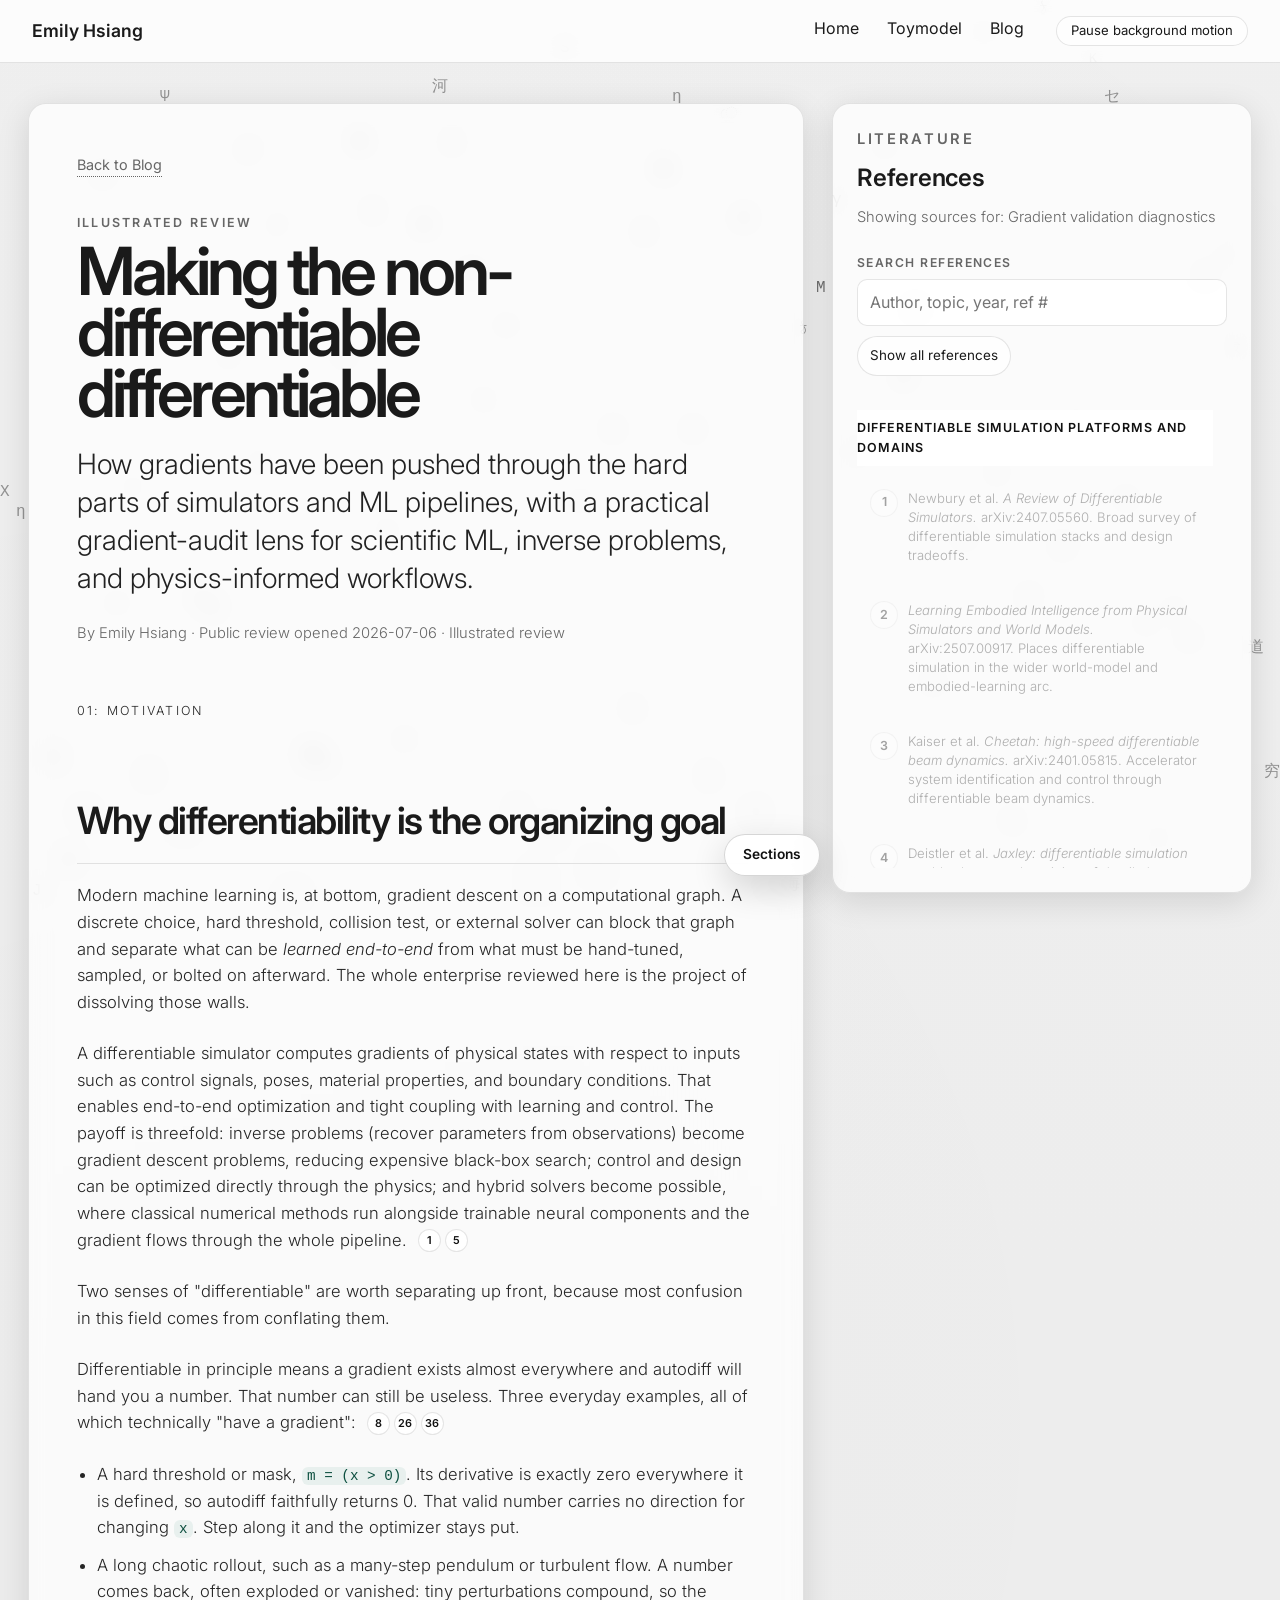
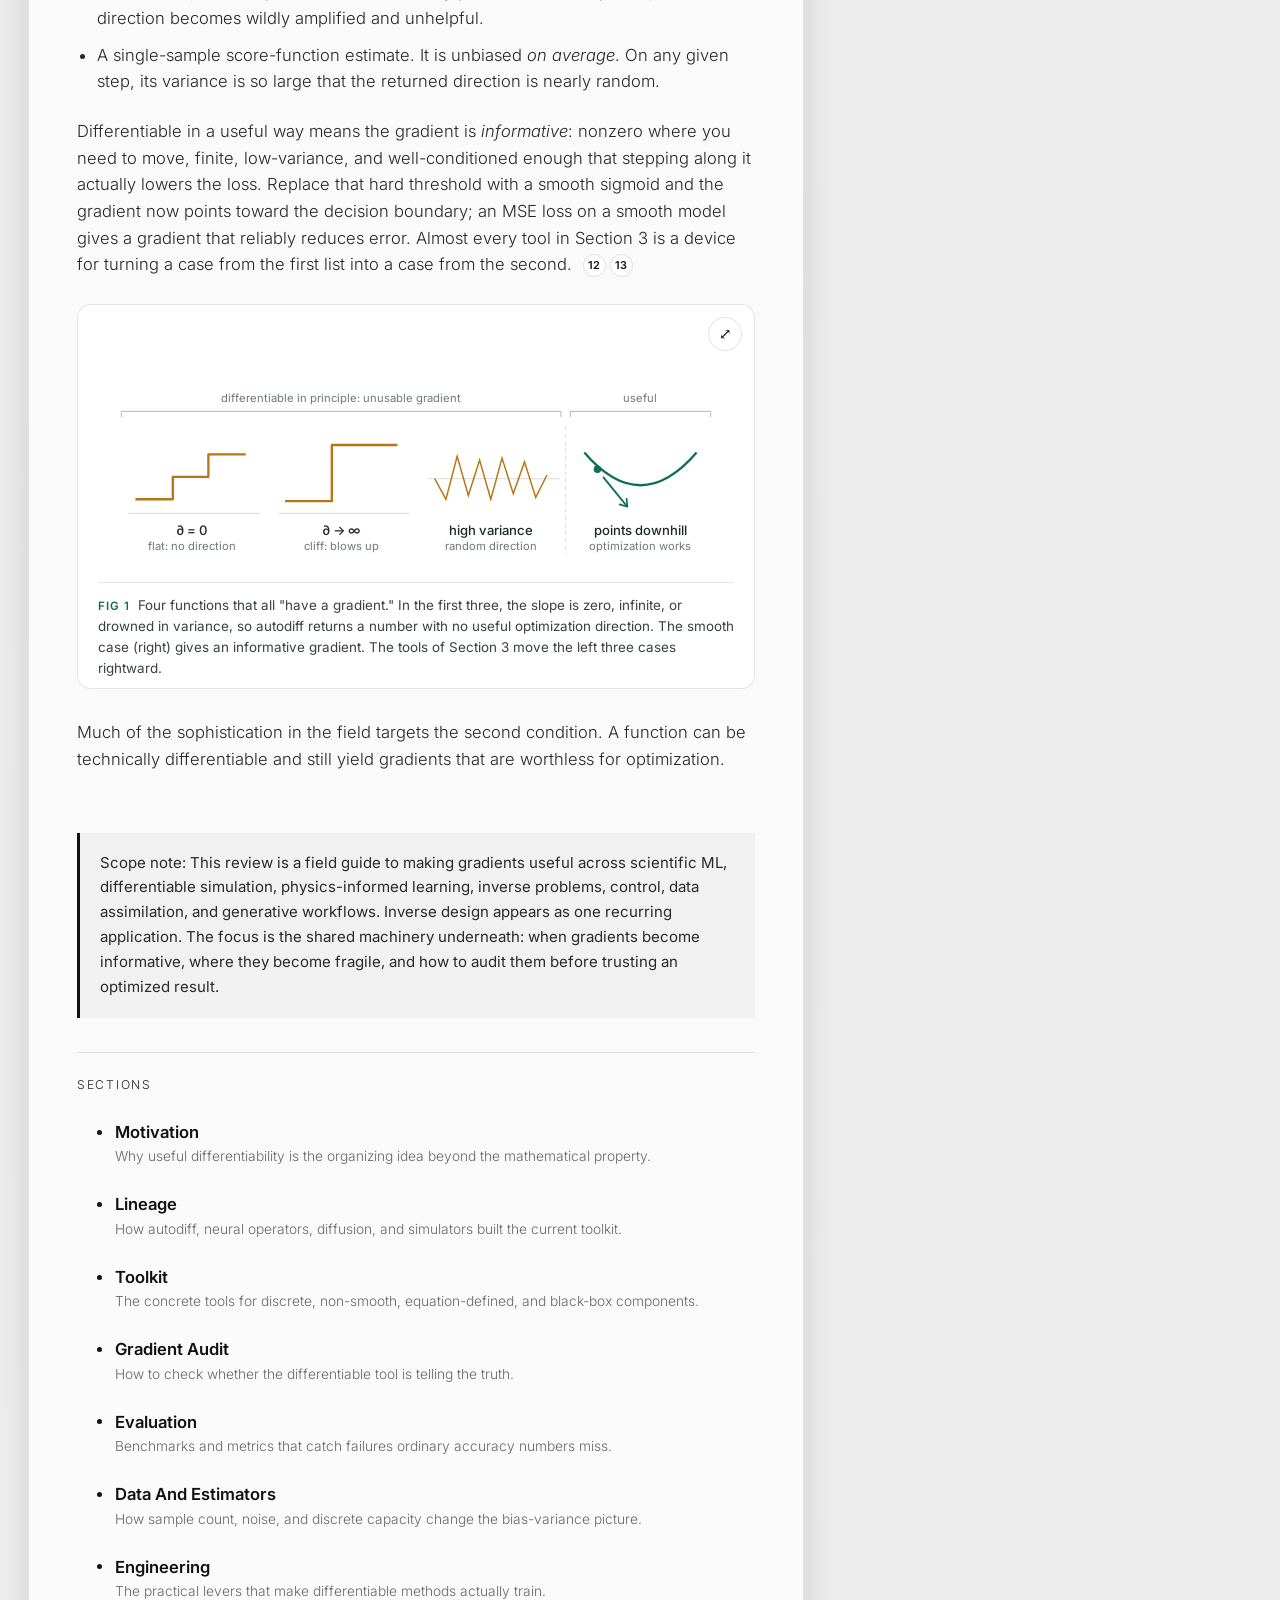
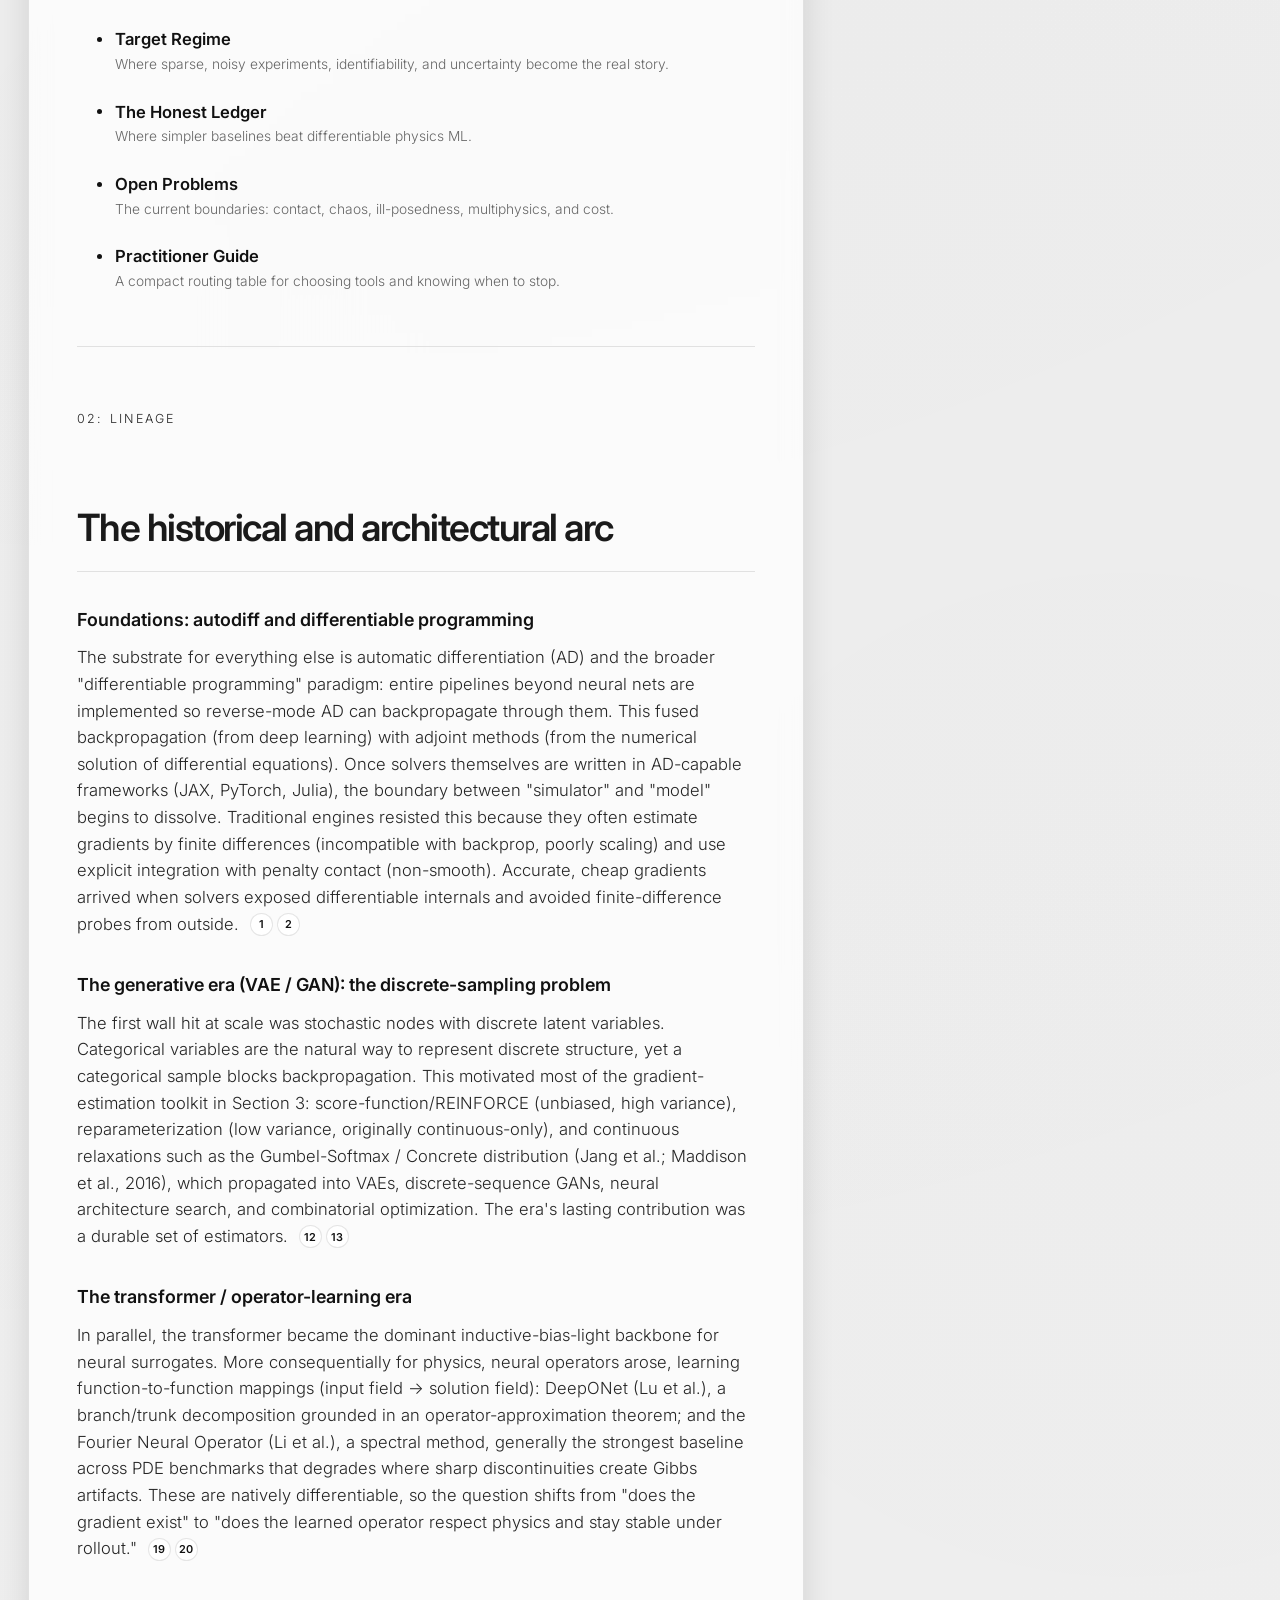
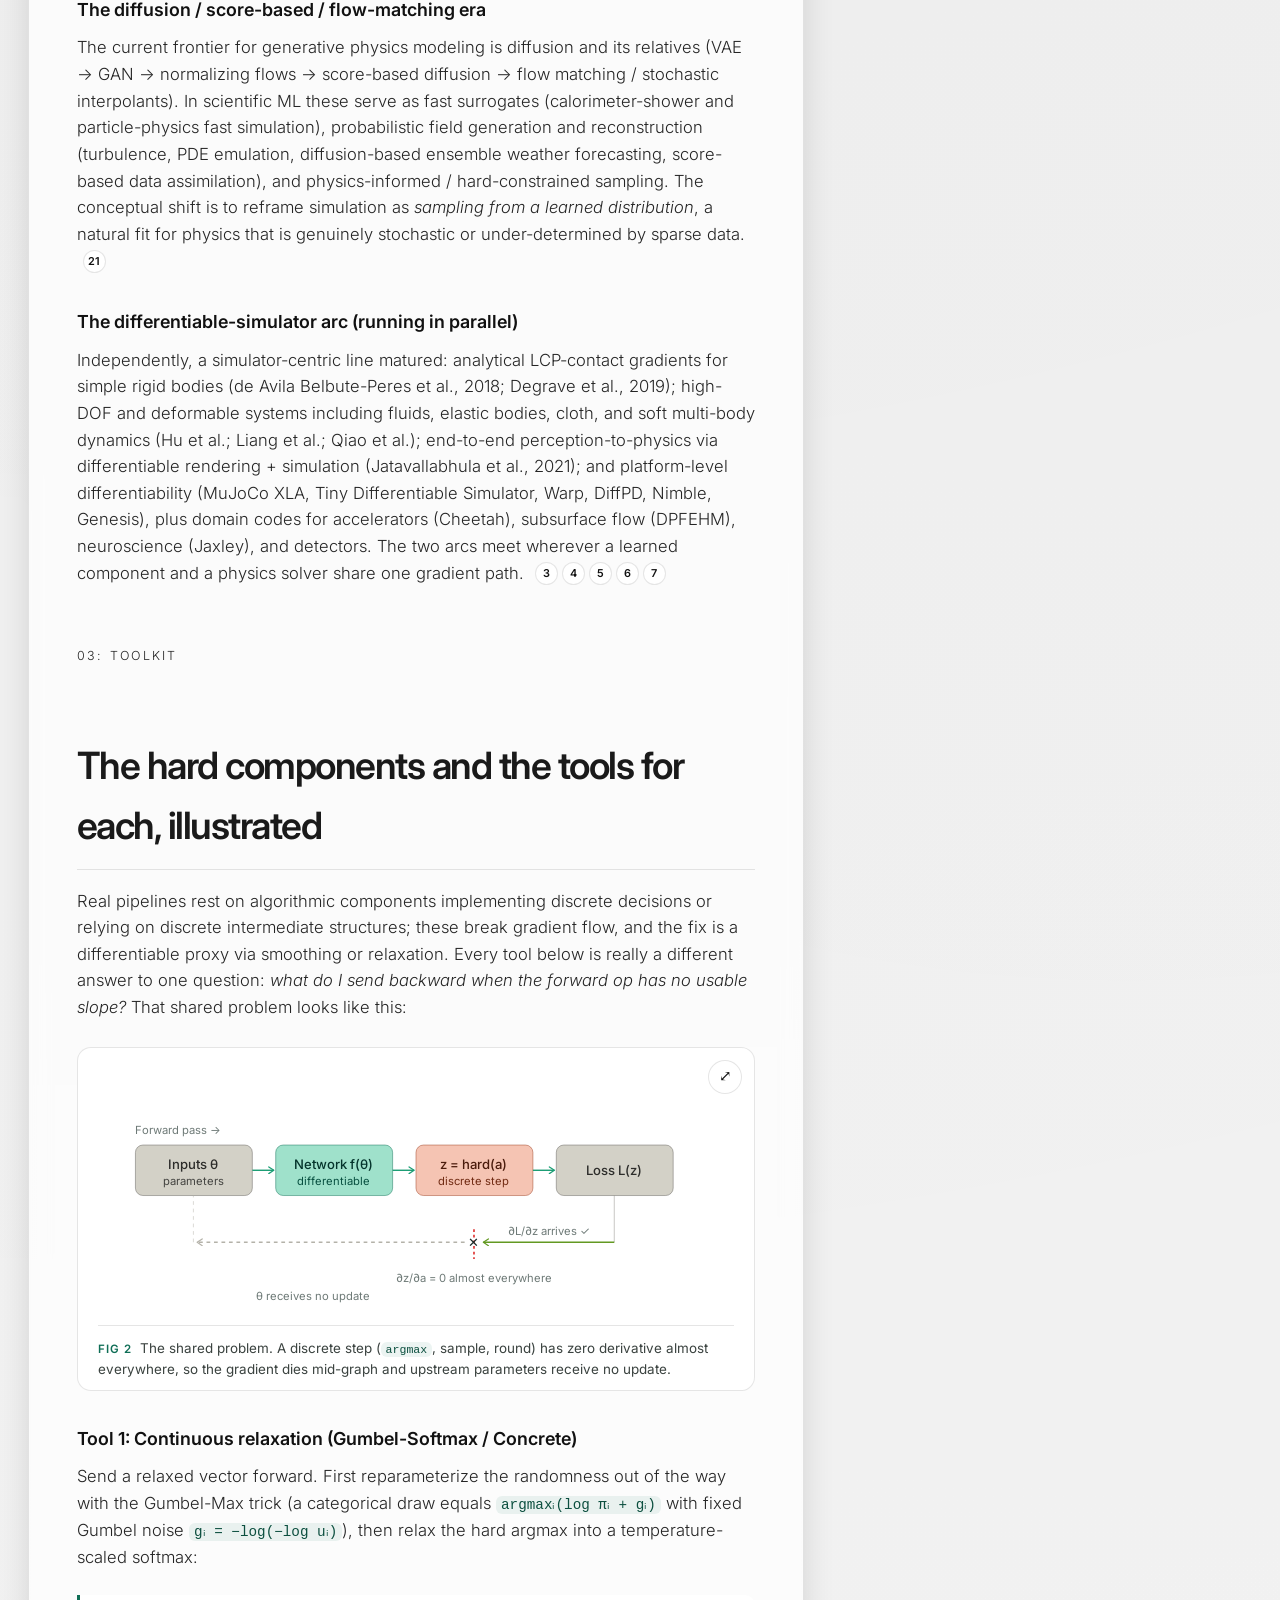
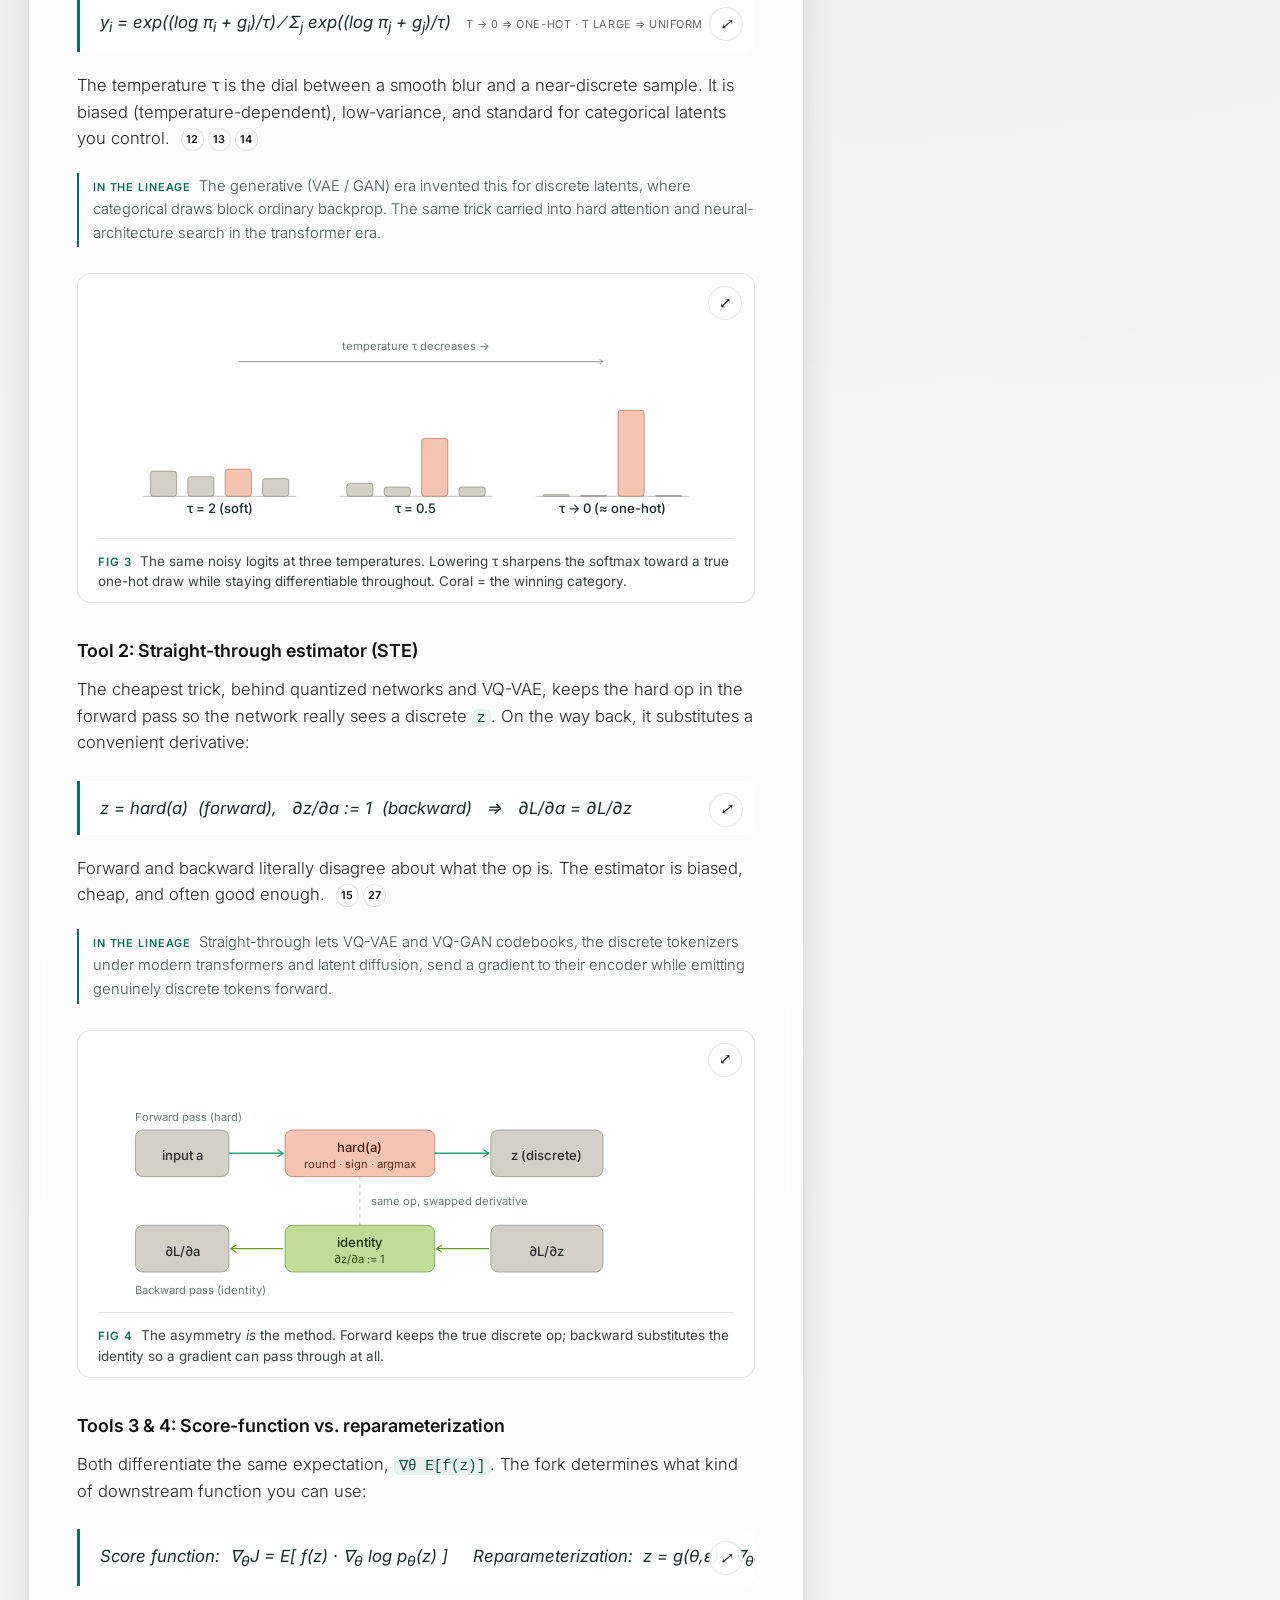
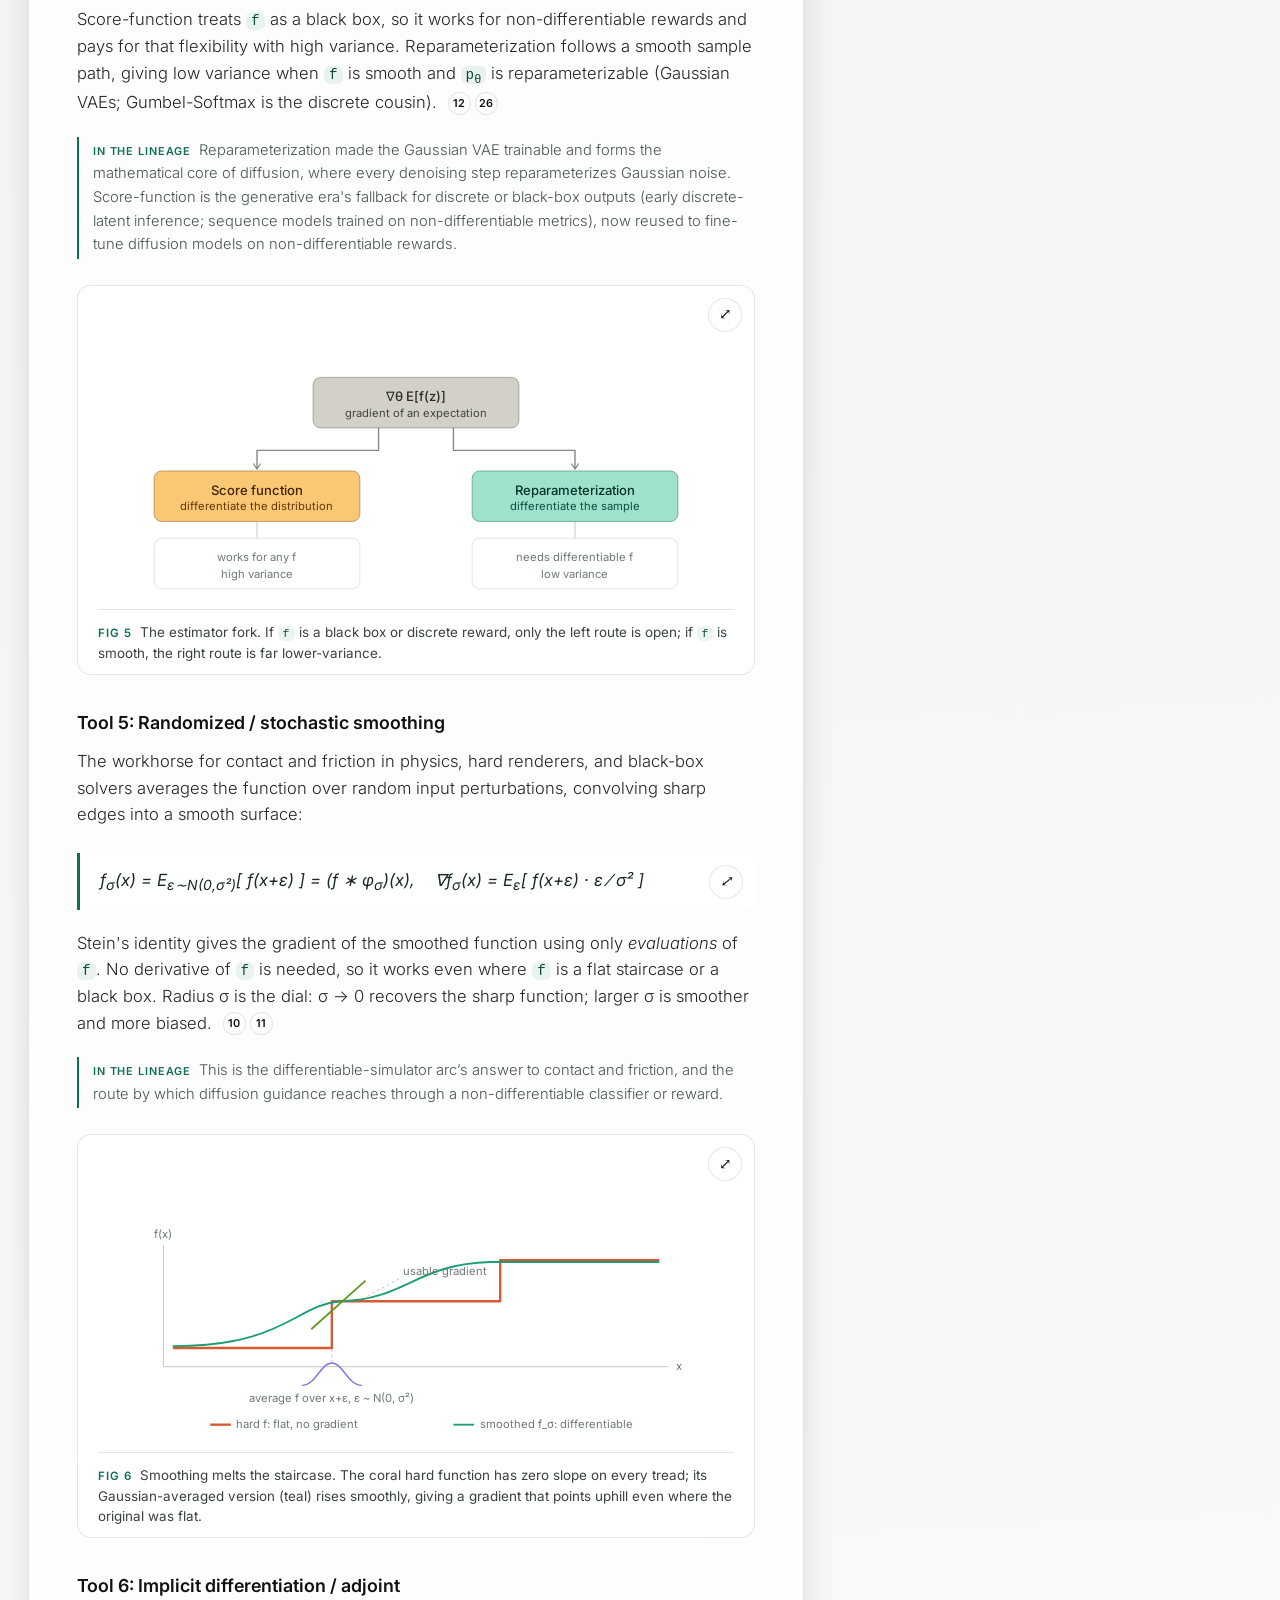
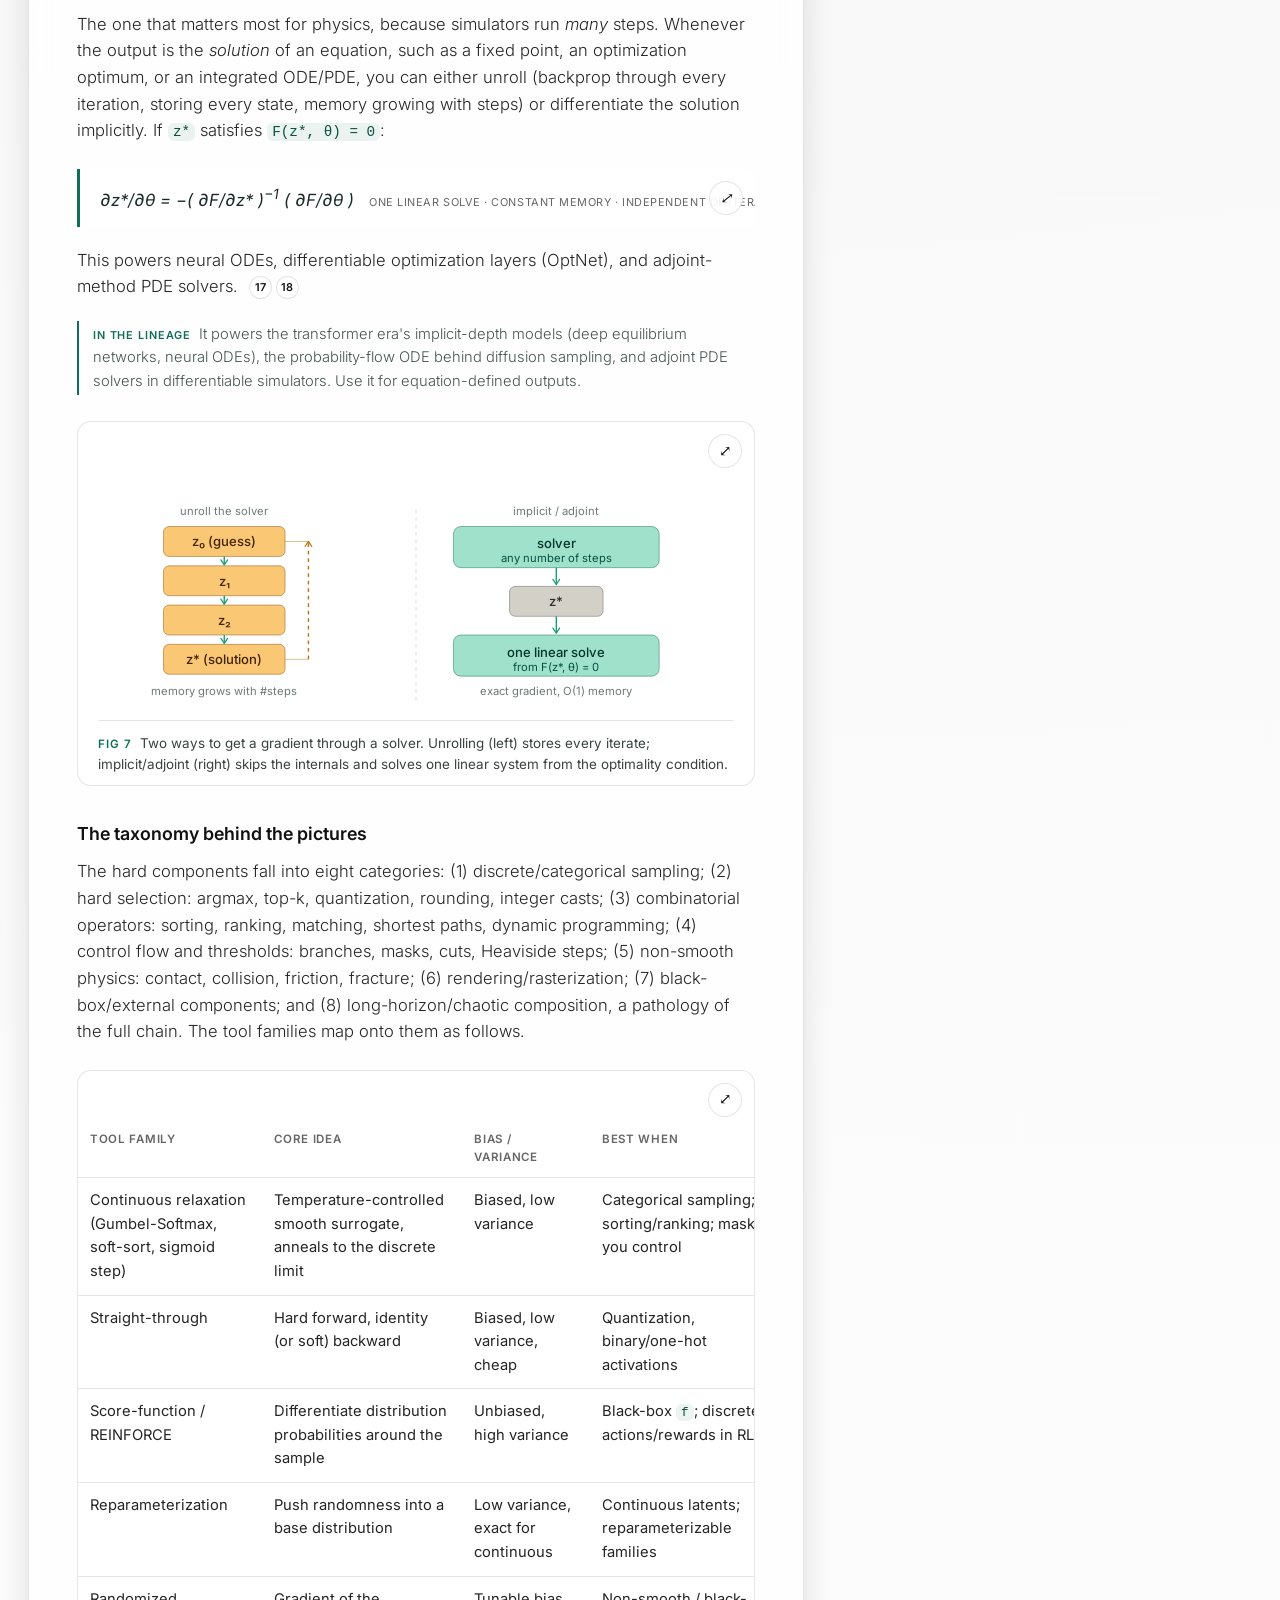
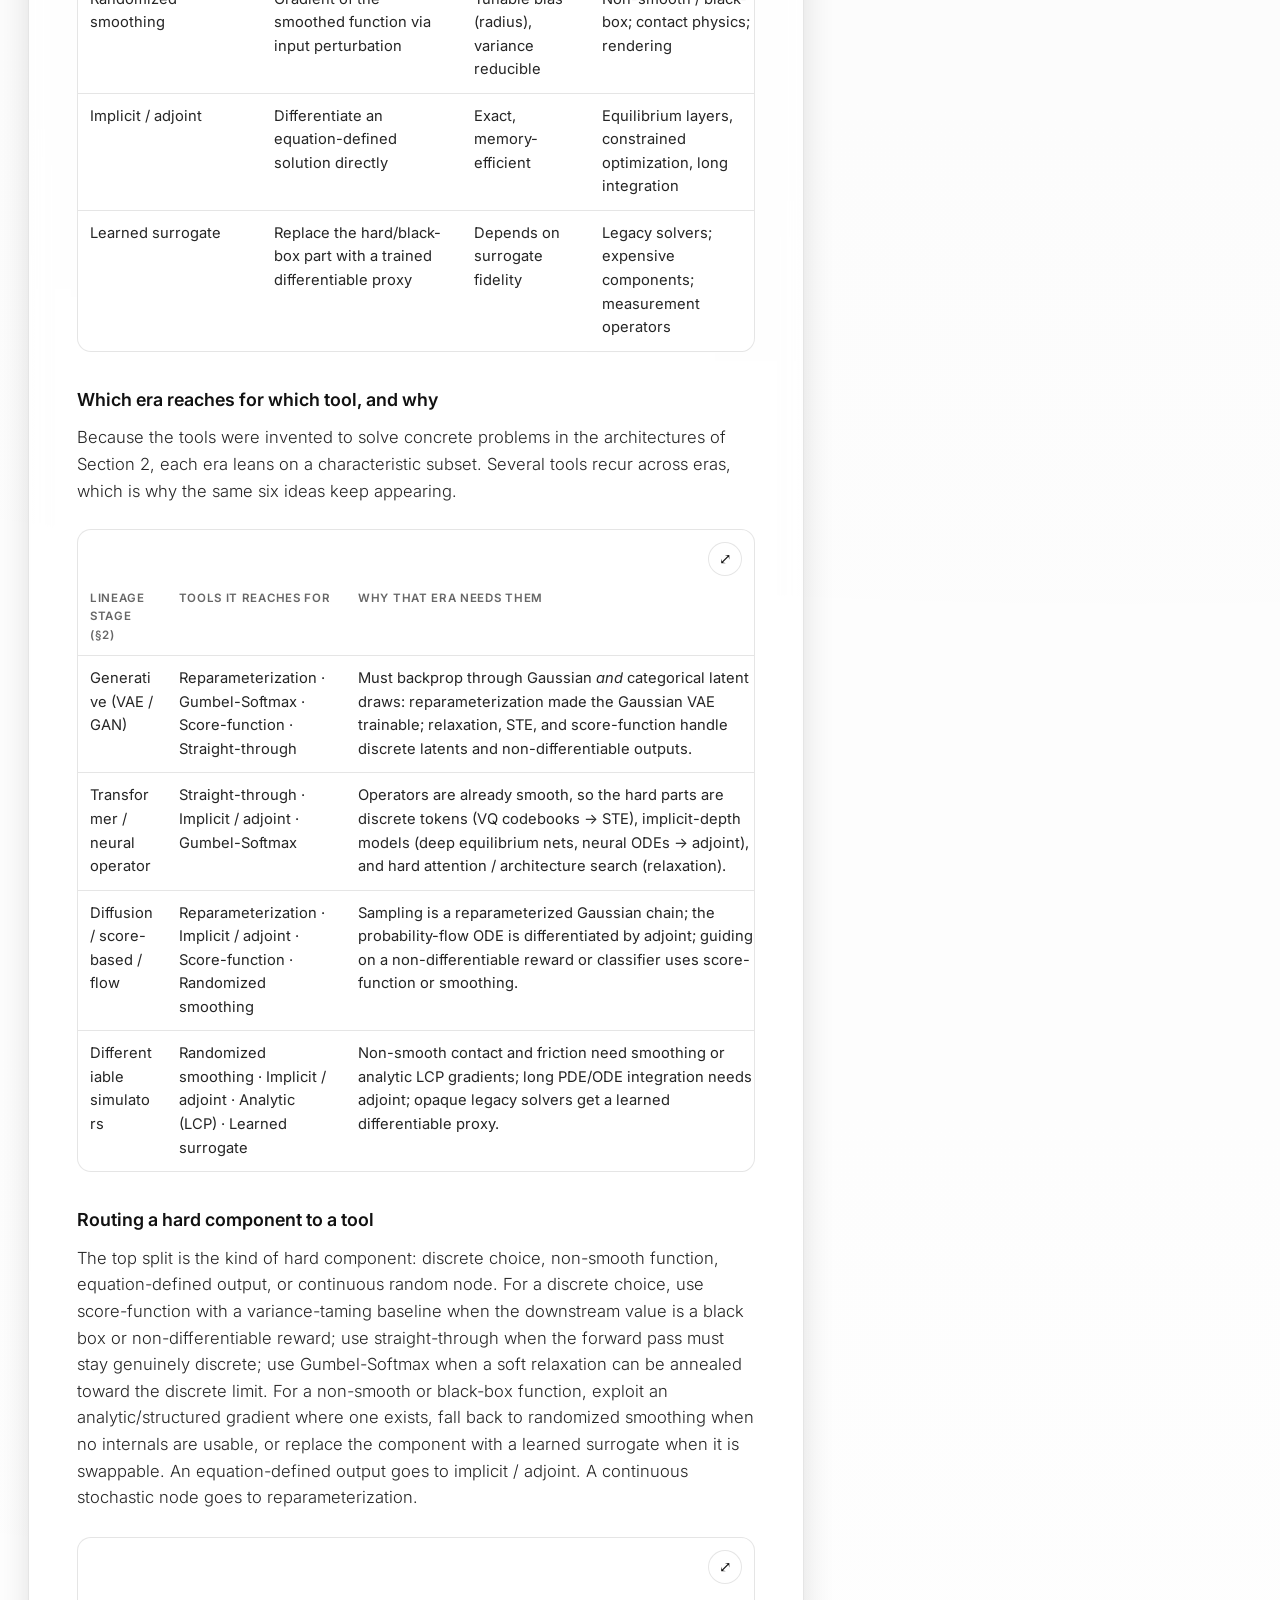
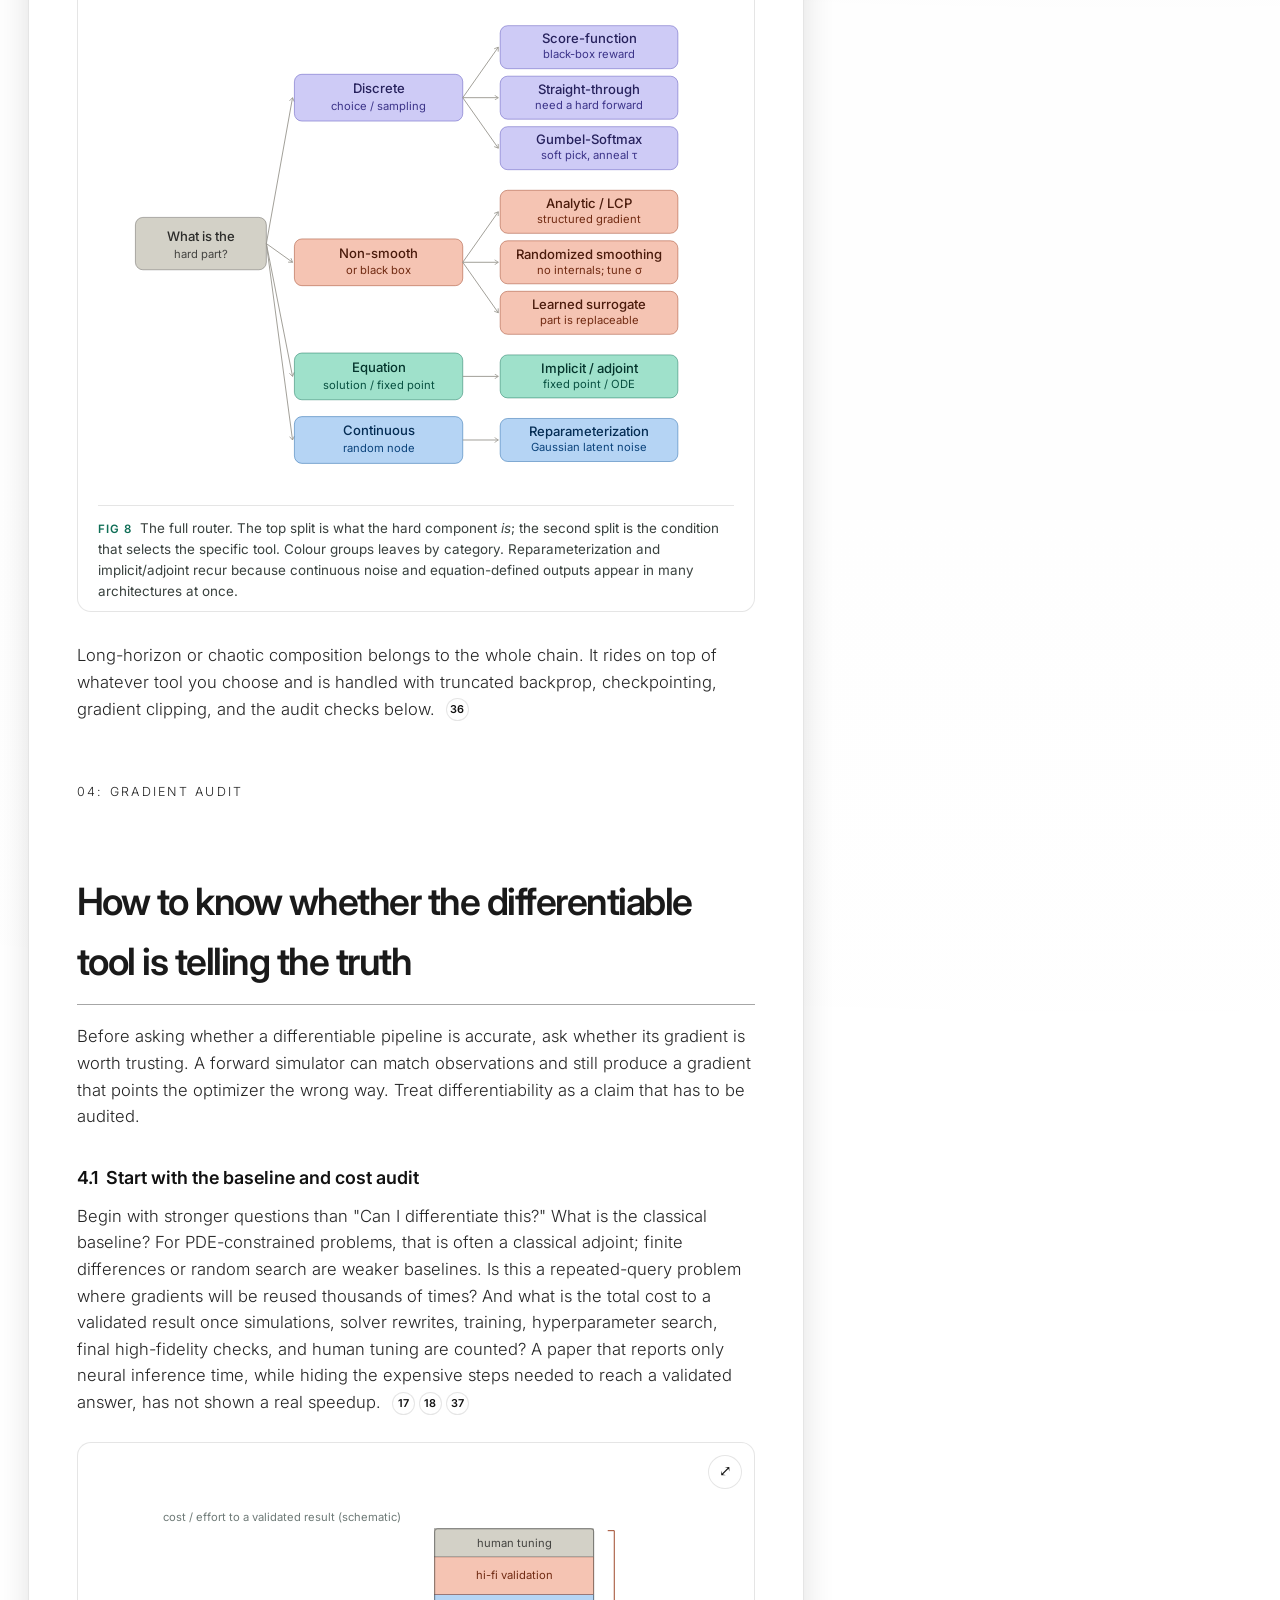
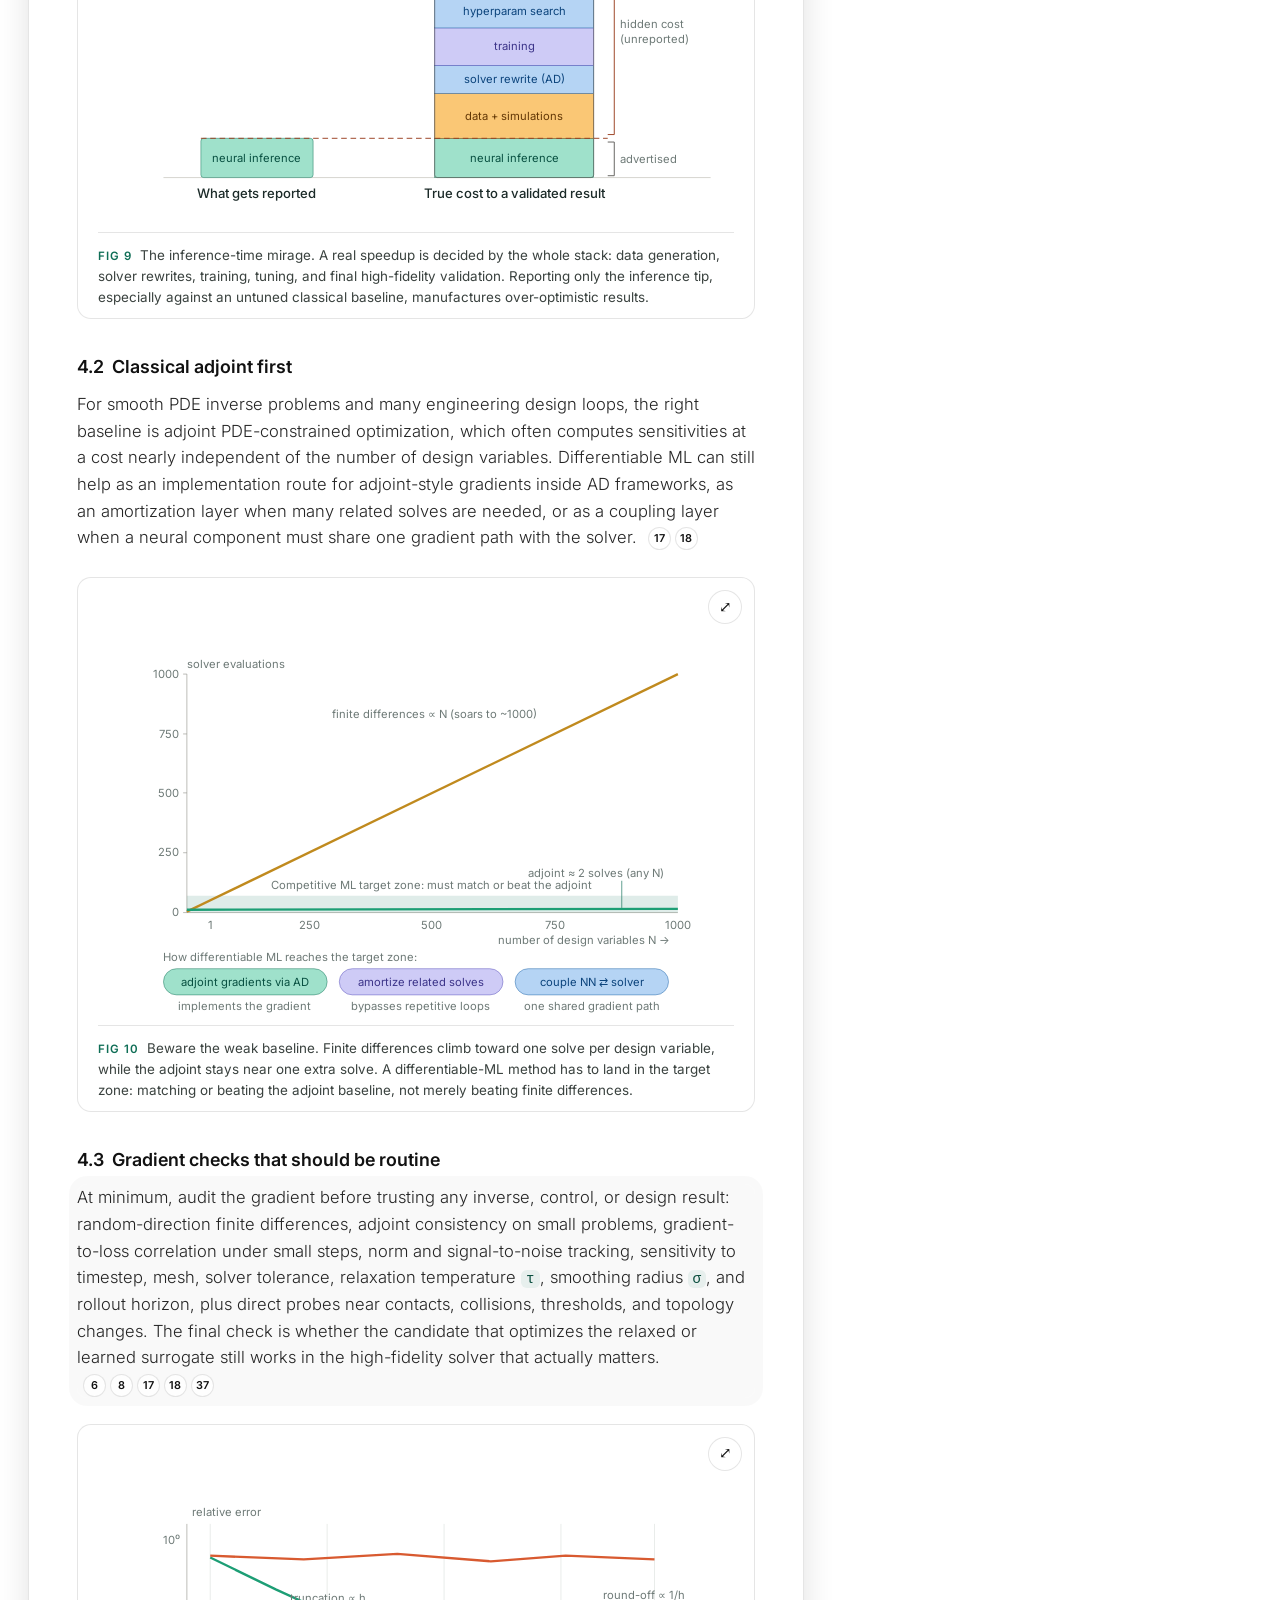
<file: articles/making-the-non-differentiable-differentiable.html>
<!DOCTYPE html>
<html lang="en">
<head>
    <meta charset="UTF-8">
    <meta name="viewport" content="width=device-width, initial-scale=1.0">
    <title>Making the non-differentiable differentiable | Emily Hsiang</title>
    <meta name="author" content="Emily Hsiang">
    <meta name="description" content="An illustrated review of differentiable simulation and scientific ML: gradient estimation, non-smooth physics, inverse problems, PINNs, and practical gradient audits.">
    <meta name="robots" content="index,follow,max-image-preview:large">
    <meta name="theme-color" content="#ffffff">
    <link rel="canonical" href="https://emilyhsiang.com/articles/making-the-non-differentiable-differentiable.html">
    <meta property="og:type" content="article">
    <meta property="og:locale" content="en_US">
    <meta property="og:site_name" content="Emily Hsiang">
    <meta property="og:title" content="Making the non-differentiable differentiable">
    <meta property="og:description" content="An illustrated review of differentiable simulation and scientific ML: gradient estimation, non-smooth physics, inverse problems, PINNs, and practical gradient audits.">
    <meta property="og:url" content="https://emilyhsiang.com/articles/making-the-non-differentiable-differentiable.html">
    <meta property="og:image" content="https://emilyhsiang.com/assets/images/eh-cropped.png">
    <meta property="og:image:width" content="904">
    <meta property="og:image:height" content="1024">
    <meta property="og:image:alt" content="Portrait of Emily Hsiang">
    <meta property="article:author" content="Emily Hsiang">
    <meta property="article:section" content="Scientific Machine Learning">
    <meta property="article:tag" content="differentiable simulation">
    <meta property="article:tag" content="scientific machine learning">
    <meta property="article:tag" content="inverse problems">
    <meta property="article:tag" content="physics-informed modeling">
    <meta property="article:tag" content="gradient estimation">
    <meta property="article:tag" content="PINNs">
    <meta property="article:tag" content="neural operators">
    <meta property="article:published_time" content="2026-07-06">
    <meta property="article:modified_time" content="2026-07-06">
    <meta name="twitter:card" content="summary">
    <meta name="twitter:title" content="Making the non-differentiable differentiable">
    <meta name="twitter:description" content="An illustrated review of differentiable simulation and scientific ML: gradient estimation, non-smooth physics, inverse problems, PINNs, and practical gradient audits.">
    <meta name="twitter:image" content="https://emilyhsiang.com/assets/images/eh-cropped.png">
    <meta name="twitter:image:alt" content="Portrait of Emily Hsiang">
    <link rel="icon" type="image/png" href="../assets/images/eh-cropped.png">
    <link rel="stylesheet" href="../style.css">
    <link rel="preconnect" href="https://fonts.googleapis.com">
    <link rel="preconnect" href="https://fonts.gstatic.com" crossorigin>
    <link href="https://fonts.googleapis.com/css2?family=Inter:wght@300;400;600&amp;display=swap" rel="stylesheet">
    <link rel="stylesheet" href="https://cdnjs.cloudflare.com/ajax/libs/font-awesome/6.4.0/css/all.min.css">
    <script type="application/ld+json">
    {
        "@context": "https://schema.org",
        "@type": "BlogPosting",
        "@id": "https://emilyhsiang.com/articles/making-the-non-differentiable-differentiable.html#article",
        "url": "https://emilyhsiang.com/articles/making-the-non-differentiable-differentiable.html",
        "name": "Making the non-differentiable differentiable",
        "headline": "Making the non-differentiable differentiable",
        "description": "An illustrated review of differentiable simulation and scientific ML: gradient estimation, non-smooth physics, inverse problems, PINNs, and practical gradient audits.",
        "datePublished": "2026-07-06",
        "dateCreated": "2026-07-06",
        "dateModified": "2026-07-06",
        "creativeWorkStatus": "Public review",
        "inLanguage": "en-US",
        "isAccessibleForFree": true,
        "wordCount": 9160,
        "image": {
            "@type": "ImageObject",
            "url": "https://emilyhsiang.com/assets/images/eh-cropped.png",
            "width": 904,
            "height": 1024,
            "caption": "Portrait of Emily Hsiang"
        },
        "keywords": [
            "differentiable simulation",
            "scientific machine learning",
            "physics-informed modeling",
            "gradient estimation",
            "gradient audit",
            "PINNs",
            "non-smooth physics",
            "inverse problems",
            "neural operators",
            "flow matching"
        ],
        "articleSection": [
            "Scientific machine learning",
            "Differentiable simulation",
            "Physics-informed modeling",
            "Inverse problems"
        ],
        "about": [
            { "@type": "Thing", "name": "Differentiable simulation" },
            { "@type": "Thing", "name": "Scientific machine learning" },
            { "@type": "Thing", "name": "Gradient estimation" },
            { "@type": "Thing", "name": "Physics-informed neural networks" },
            { "@type": "Thing", "name": "Inverse problems" }
        ],
        "mentions": [
            { "@type": "Thing", "name": "Automatic differentiation" },
            { "@type": "Thing", "name": "Gumbel-Softmax" },
            { "@type": "Thing", "name": "Straight-through estimator" },
            { "@type": "Thing", "name": "Neural operators" },
            { "@type": "Thing", "name": "Diffusion models" },
            { "@type": "Thing", "name": "Non-smooth contact dynamics" },
            { "@type": "Thing", "name": "Uncertainty quantification" }
        ],
        "author": {
            "@type": "Person",
            "@id": "https://emilyhsiang.com/#person",
            "name": "Emily Hsiang",
            "alternateName": "Jen-Chun Hsiang",
            "jobTitle": "Co-founder, Semiqlassical Inc.",
            "url": "https://emilyhsiang.com/",
            "sameAs": [
                "https://jenchunhsiang.com/",
                "https://scholar.google.com/citations?user=z46FTv4AAAAJ&hl=en",
                "https://github.com/Jen-Chun-Hsiang",
                "https://linkedin.com/in/emily-hsiang-phd-4795571b"
            ],
            "affiliation": {
                "@type": "Organization",
                "name": "Semiqlassical Inc.",
                "url": "https://semiqlassical.tech/"
            }
        },
        "publisher": {
            "@type": "Person",
            "@id": "https://emilyhsiang.com/#person",
            "name": "Emily Hsiang",
            "url": "https://emilyhsiang.com/"
        },
        "mainEntityOfPage": {
            "@type": "WebPage",
            "@id": "https://emilyhsiang.com/articles/making-the-non-differentiable-differentiable.html"
        },
        "isPartOf": {
            "@type": "Blog",
            "@id": "https://emilyhsiang.com/blog.html#blog"
        }
    }
    </script>
</head>
<body class="article-page">
    <canvas id="matrix-bg"></canvas>

    <nav class="navbar">
        <a href="../index.html" class="nav-brand">Emily Hsiang</a>
        <div class="nav-links">
            <a href="../index.html">Home</a>
            <a href="../index.html#toymodel">Toymodel</a>
            <a href="../blog.html">Blog</a>
            <button class="background-motion-toggle" type="button" aria-pressed="true">Pause background motion</button>
        </div>
    </nav>

    <main class="article-shell">
        <article class="article-card review-article-card">
            <a class="back-link" href="../blog.html">Back to Blog</a>
            <header class="article-header">
                <p class="eyebrow">Illustrated Review</p>
                <h1>Making the non-differentiable differentiable</h1>
                <p class="article-dek">How gradients have been pushed through the hard parts of simulators and ML pipelines, with a practical gradient-audit lens for scientific ML, inverse problems, and physics-informed workflows.</p>
                <p class="article-meta">By Emily Hsiang · Public review opened <time datetime="2026-07-06">2026-07-06</time> · Illustrated review</p>
            </header>

            <div class="article-body review-body">
<section class="article-section" id="why-differentiability-is-the-organizing-goal" data-refs="8,12,13,26,36">
  <p class="eyebrow">01: Motivation</p>
  <h2>Why differentiability is the organizing goal</h2>
  <p>Modern machine learning is, at bottom, gradient descent on a computational graph. A discrete choice, hard threshold, collision test, or external solver can block that graph and separate what can be <em>learned end-to-end</em> from what must be hand-tuned, sampled, or bolted on afterward. The whole enterprise reviewed here is the project of dissolving those walls.</p>
  <p data-refs="1,5" data-ref-label="Differentiable simulators and inverse workflows">A differentiable simulator computes gradients of physical states with respect to inputs such as control signals, poses, material properties, and boundary conditions. That enables end-to-end optimization and tight coupling with learning and control. The payoff is threefold: inverse problems (recover parameters from observations) become gradient descent problems, reducing expensive black-box search; control and design can be optimized directly through the physics; and hybrid solvers become possible, where classical numerical methods run alongside trainable neural components and the gradient flows through the whole pipeline. <span class="paragraph-refs" aria-label="References"><a class="ref-chip inline-ref" href="#ref-1" data-ref-link="1" aria-label="Show reference 1">1</a> <a class="ref-chip inline-ref" href="#ref-5" data-ref-link="5" aria-label="Show reference 5">5</a></span></p>
  <p>Two senses of "differentiable" are worth separating up front, because most confusion in this field comes from conflating them.</p>
  <p data-refs="8,26,36" data-ref-label="When a gradient is uninformative">Differentiable in principle means a gradient exists almost everywhere and autodiff will hand you a number. That number can still be useless. Three everyday examples, all of which technically "have a gradient": <span class="paragraph-refs" aria-label="References"><a class="ref-chip inline-ref" href="#ref-8" data-ref-link="8" aria-label="Show reference 8">8</a> <a class="ref-chip inline-ref" href="#ref-26" data-ref-link="26" aria-label="Show reference 26">26</a> <a class="ref-chip inline-ref" href="#ref-36" data-ref-link="36" aria-label="Show reference 36">36</a></span></p>
  <ul>
    <li>A hard threshold or mask, <code>m = (x &gt; 0)</code>. Its derivative is exactly zero everywhere it is defined, so autodiff faithfully returns 0. That valid number carries no direction for changing <code>x</code>. Step along it and the optimizer stays put.</li>
    <li>A long chaotic rollout, such as a many-step pendulum or turbulent flow. A number comes back, often exploded or vanished: tiny perturbations compound, so the direction becomes wildly amplified and unhelpful.</li>
    <li>A single-sample score-function estimate. It is unbiased <em>on average</em>. On any given step, its variance is so large that the returned direction is nearly random.</li>
  </ul>
  <p data-refs="12,13" data-ref-label="Relaxations that turn unusable gradients into usable ones">Differentiable in a useful way means the gradient is <em>informative</em>: nonzero where you need to move, finite, low-variance, and well-conditioned enough that stepping along it actually lowers the loss. Replace that hard threshold with a smooth sigmoid and the gradient now points toward the decision boundary; an MSE loss on a smooth model gives a gradient that reliably reduces error. Almost every tool in Section 3 is a device for turning a case from the first list into a case from the second. <span class="paragraph-refs" aria-label="References"><a class="ref-chip inline-ref" href="#ref-12" data-ref-link="12" aria-label="Show reference 12">12</a> <a class="ref-chip inline-ref" href="#ref-13" data-ref-link="13" aria-label="Show reference 13">13</a></span></p>

  <figure class="fig"><div class="figsvg">
  <svg viewBox="0 0 680 230" role="img"><title>Two senses of differentiable</title><desc>Four functions that all have a gradient. The first three produce unusable gradients: a flat staircase with zero slope, a cliff with infinite slope, and a noisy signal whose gradient estimate has high variance. The fourth, a smooth bowl, gives an informative gradient that points toward the minimum.</desc>
  <defs><marker id="a0" viewBox="0 0 10 10" refX="8" refY="5" markerWidth="6" markerHeight="6" orient="auto-start-reverse"><path d="M2 1L8 5L2 9" fill="none" stroke="context-stroke" stroke-width="1.5" stroke-linecap="round" stroke-linejoin="round"/></marker></defs>

  <line x1="25" y1="56" x2="495" y2="56" stroke="#B4B2A9" stroke-width="1"/>
  <line x1="25" y1="56" x2="25" y2="62" stroke="#B4B2A9" stroke-width="1"/><line x1="495" y1="56" x2="495" y2="62" stroke="#B4B2A9" stroke-width="1"/>
  <text class="ts" x="260" y="46" text-anchor="middle" fill="#854F0B">differentiable in principle: unusable gradient</text>
  <line x1="505" y1="56" x2="655" y2="56" stroke="#B4B2A9" stroke-width="1"/>
  <line x1="505" y1="56" x2="505" y2="62" stroke="#B4B2A9" stroke-width="1"/><line x1="655" y1="56" x2="655" y2="62" stroke="#B4B2A9" stroke-width="1"/>
  <text class="ts" x="580" y="46" text-anchor="middle" fill="#0F6E56">useful</text>
  <line x1="500" y1="72" x2="500" y2="210" stroke="#B4B2A9" stroke-width="0.5" stroke-dasharray="4 4"/>

  <line x1="33" y1="165" x2="173" y2="165" stroke="#B4B2A9" stroke-width="0.5"/>
  <polyline points="40,150 80,150 80,126 118,126 118,102 158,102" fill="none" stroke="#BA7517" stroke-width="2.5" stroke-linejoin="round"/>
  <text class="th" x="100" y="188" text-anchor="middle">∂ = 0</text><text class="ts" x="100" y="204" text-anchor="middle">flat: no direction</text>

  <line x1="193" y1="165" x2="333" y2="165" stroke="#B4B2A9" stroke-width="0.5"/>
  <polyline points="200,152 250,152 250,92 320,92" fill="none" stroke="#BA7517" stroke-width="2.5" stroke-linejoin="round"/>
  <text class="th" x="260" y="188" text-anchor="middle">∂ → ∞</text><text class="ts" x="260" y="204" text-anchor="middle">cliff: blows up</text>

  <line x1="353" y1="128" x2="493" y2="128" stroke="#B4B2A9" stroke-width="0.5"/>
  <polyline points="360,128 372,150 384,104 396,146 408,108 420,150 432,106 444,144 456,110 468,148 480,124" fill="none" stroke="#BA7517" stroke-width="1.6"/>
  <text class="th" x="420" y="188" text-anchor="middle">high variance</text><text class="ts" x="420" y="204" text-anchor="middle">random direction</text>

  <path d="M520,100 Q580,170 640,100" fill="none" stroke="#0F6E56" stroke-width="2.5"/>
  <circle cx="534" cy="118" r="4" fill="#0F6E56"/>
  <line x1="540" y1="126" x2="566" y2="158" stroke="#0F6E56" stroke-width="2" marker-end="url(#a0)"/>
  <text class="th" x="580" y="188" text-anchor="middle">points downhill</text><text class="ts" x="580" y="204" text-anchor="middle">optimization works</text>
  </svg></div>
  <figcaption><span class="fno">Fig 1</span>Four functions that all "have a gradient." In the first three, the slope is zero, infinite, or drowned in variance, so autodiff returns a number with no useful optimization direction. The smooth case (right) gives an informative gradient. The tools of Section 3 move the left three cases rightward.</figcaption>
  </figure>
  <p>Much of the sophistication in the field targets the second condition. A function can be technically differentiable and still yield gradients that are worthless for optimization.</p>
</section>

                <div class="article-disclaimer">
                    Scope note: This review is a field guide to making gradients useful across scientific ML, differentiable simulation, physics-informed learning, inverse problems, control, data assimilation, and generative workflows. Inverse design appears as one recurring application. The focus is the shared machinery underneath: when gradients become informative, where they become fragile, and how to audit them before trusting an optimized result.
                </div>

                <nav id="review-sections" class="article-outline" aria-label="Review sections">
                    <p class="article-outline-label">Sections</p>
                    <ul>
                        <li><a href="#why-differentiability-is-the-organizing-goal">Motivation</a><span>Why useful differentiability is the organizing idea beyond the mathematical property.</span></li>
                        <li><a href="#the-historical-and-architectural-arc">Lineage</a><span>How autodiff, neural operators, diffusion, and simulators built the current toolkit.</span></li>
                        <li><a href="#the-hard-components-and-the-tools-for-each">Toolkit</a><span>The concrete tools for discrete, non-smooth, equation-defined, and black-box components.</span></li>
                        <li><a href="#gradient-audit">Gradient Audit</a><span>How to check whether the differentiable tool is telling the truth.</span></li>
                        <li><a href="#benchmarks-and-how-to-judge-success">Evaluation</a><span>Benchmarks and metrics that catch failures ordinary accuracy numbers miss.</span></li>
                        <li><a href="#data-and-the-estimators">Data And Estimators</a><span>How sample count, noise, and discrete capacity change the bias-variance picture.</span></li>
                        <li><a href="#engineering-the-tools">Engineering</a><span>The practical levers that make differentiable methods actually train.</span></li>
                        <li><a href="#physics-informed-modeling-from-noisy-sparse-experimental-data">Target Regime</a><span>Where sparse, noisy experiments, identifiability, and uncertainty become the real story.</span></li>
                        <li><a href="#the-honest-ledger">The Honest Ledger</a><span>Where simpler baselines beat differentiable physics ML.</span></li>
                        <li><a href="#open-problems">Open Problems</a><span>The current boundaries: contact, chaos, ill-posedness, multiphysics, and cost.</span></li>
                        <li><a href="#a-compact-decision-guide">Practitioner Guide</a><span>A compact routing table for choosing tools and knowing when to stop.</span></li>
                    </ul>
                </nav>

<section class="article-section" id="the-historical-and-architectural-arc" data-refs="1,2,3,4,5,6,12,13,19,20,21">
  <p class="eyebrow">02: Lineage</p>
  <h2>The historical and architectural arc</h2>

  <h3>Foundations: autodiff and differentiable programming</h3>
  <p data-refs="1,2" data-ref-label="Autodiff and differentiable programming foundations">The substrate for everything else is automatic differentiation (AD) and the broader "differentiable programming" paradigm: entire pipelines beyond neural nets are implemented so reverse-mode AD can backpropagate through them. This fused backpropagation (from deep learning) with adjoint methods (from the numerical solution of differential equations). Once solvers themselves are written in AD-capable frameworks (JAX, PyTorch, Julia), the boundary between "simulator" and "model" begins to dissolve. Traditional engines resisted this because they often estimate gradients by finite differences (incompatible with backprop, poorly scaling) and use explicit integration with penalty contact (non-smooth). Accurate, cheap gradients arrived when solvers exposed differentiable internals and avoided finite-difference probes from outside. <span class="paragraph-refs" aria-label="References"><a class="ref-chip inline-ref" href="#ref-1" data-ref-link="1" aria-label="Show reference 1">1</a> <a class="ref-chip inline-ref" href="#ref-2" data-ref-link="2" aria-label="Show reference 2">2</a></span></p>

  <h3>The generative era (VAE / GAN): the discrete-sampling problem</h3>
  <p data-refs="12,13" data-ref-label="Discrete latents and the generative-era toolkit">The first wall hit at scale was stochastic nodes with discrete latent variables. Categorical variables are the natural way to represent discrete structure, yet a categorical sample blocks backpropagation. This motivated most of the gradient-estimation toolkit in Section 3: score-function/REINFORCE (unbiased, high variance), reparameterization (low variance, originally continuous-only), and continuous relaxations such as the Gumbel-Softmax / Concrete distribution (Jang et al.; Maddison et al., 2016), which propagated into VAEs, discrete-sequence GANs, neural architecture search, and combinatorial optimization. The era's lasting contribution was a durable set of estimators. <span class="paragraph-refs" aria-label="References"><a class="ref-chip inline-ref" href="#ref-12" data-ref-link="12" aria-label="Show reference 12">12</a> <a class="ref-chip inline-ref" href="#ref-13" data-ref-link="13" aria-label="Show reference 13">13</a></span></p>

  <h3>The transformer / operator-learning era</h3>
  <p data-refs="19,20" data-ref-label="Neural operators as differentiable surrogates">In parallel, the transformer became the dominant inductive-bias-light backbone for neural surrogates. More consequentially for physics, neural operators arose, learning function-to-function mappings (input field → solution field): DeepONet (Lu et al.), a branch/trunk decomposition grounded in an operator-approximation theorem; and the Fourier Neural Operator (Li et al.), a spectral method, generally the strongest baseline across PDE benchmarks that degrades where sharp discontinuities create Gibbs artifacts. These are natively differentiable, so the question shifts from "does the gradient exist" to "does the learned operator respect physics and stay stable under rollout." <span class="paragraph-refs" aria-label="References"><a class="ref-chip inline-ref" href="#ref-19" data-ref-link="19" aria-label="Show reference 19">19</a> <a class="ref-chip inline-ref" href="#ref-20" data-ref-link="20" aria-label="Show reference 20">20</a></span></p>

  <h3>The diffusion / score-based / flow-matching era</h3>
  <p data-refs="21" data-ref-label="Diffusion, score-based models, and flow matching in scientific ML">The current frontier for generative physics modeling is diffusion and its relatives (VAE → GAN → normalizing flows → score-based diffusion → flow matching / stochastic interpolants). In scientific ML these serve as fast surrogates (calorimeter-shower and particle-physics fast simulation), probabilistic field generation and reconstruction (turbulence, PDE emulation, diffusion-based ensemble weather forecasting, score-based data assimilation), and physics-informed / hard-constrained sampling. The conceptual shift is to reframe simulation as <em>sampling from a learned distribution</em>, a natural fit for physics that is genuinely stochastic or under-determined by sparse data. <span class="paragraph-refs" aria-label="Reference"><a class="ref-chip inline-ref" href="#ref-21" data-ref-link="21" aria-label="Show reference 21">21</a></span></p>

  <h3>The differentiable-simulator arc (running in parallel)</h3>
  <p data-refs="3,4,5,6,7" data-ref-label="Differentiable simulator platforms and domains">Independently, a simulator-centric line matured: analytical LCP-contact gradients for simple rigid bodies (de Avila Belbute-Peres et al., 2018; Degrave et al., 2019); high-DOF and deformable systems including fluids, elastic bodies, cloth, and soft multi-body dynamics (Hu et al.; Liang et al.; Qiao et al.); end-to-end perception-to-physics via differentiable rendering + simulation (Jatavallabhula et al., 2021); and platform-level differentiability (MuJoCo XLA, Tiny Differentiable Simulator, Warp, DiffPD, Nimble, Genesis), plus domain codes for accelerators (Cheetah), subsurface flow (DPFEHM), neuroscience (Jaxley), and detectors. The two arcs meet wherever a learned component and a physics solver share one gradient path. <span class="paragraph-refs" aria-label="References"><a class="ref-chip inline-ref" href="#ref-3" data-ref-link="3" aria-label="Show reference 3">3</a> <a class="ref-chip inline-ref" href="#ref-4" data-ref-link="4" aria-label="Show reference 4">4</a> <a class="ref-chip inline-ref" href="#ref-5" data-ref-link="5" aria-label="Show reference 5">5</a> <a class="ref-chip inline-ref" href="#ref-6" data-ref-link="6" aria-label="Show reference 6">6</a> <a class="ref-chip inline-ref" href="#ref-7" data-ref-link="7" aria-label="Show reference 7">7</a></span></p>
</section>

<section class="article-section" id="the-hard-components-and-the-tools-for-each" data-refs="6,8,10,11,12,13,14,15,16,17,18,21,27">
  <p class="eyebrow">03: Toolkit</p>
  <h2>The hard components and the tools for each, illustrated</h2>
  <p>Real pipelines rest on algorithmic components implementing discrete decisions or relying on discrete intermediate structures; these break gradient flow, and the fix is a differentiable proxy via smoothing or relaxation. Every tool below is really a different answer to one question: <em>what do I send backward when the forward op has no usable slope?</em> That shared problem looks like this:</p>

  <figure class="fig"><div class="figsvg">
  <svg viewBox="0 0 680 230" role="img"><title>The gradient wall</title><desc>A chain from parameters through a network to a discrete step to a loss. The forward pass flows right; on the backward pass the gradient reaches the discrete step and dies there because its derivative is zero almost everywhere, so upstream parameters receive no update.</desc>
  <defs><marker id="a1" viewBox="0 0 10 10" refX="8" refY="5" markerWidth="6" markerHeight="6" orient="auto-start-reverse"><path d="M2 1L8 5L2 9" fill="none" stroke="context-stroke" stroke-width="1.5" stroke-linecap="round" stroke-linejoin="round"/></marker></defs>
  <text class="ts" x="40" y="34">Forward pass →</text>
  <g class="c-gray"><rect x="40" y="46" width="125" height="54" rx="8"/><text class="th" x="102" y="66" text-anchor="middle" dominant-baseline="central">Inputs θ</text><text class="ts" x="102" y="84" text-anchor="middle" dominant-baseline="central">parameters</text></g>
  <g class="c-teal"><rect x="190" y="46" width="125" height="54" rx="8"/><text class="th" x="252" y="66" text-anchor="middle" dominant-baseline="central">Network f(θ)</text><text class="ts" x="252" y="84" text-anchor="middle" dominant-baseline="central">differentiable</text></g>
  <g class="c-coral"><rect x="340" y="46" width="125" height="54" rx="8" stroke-width="1"/><text class="th" x="402" y="66" text-anchor="middle" dominant-baseline="central">z = hard(a)</text><text class="ts" x="402" y="84" text-anchor="middle" dominant-baseline="central">discrete step</text></g>
  <g class="c-gray"><rect x="490" y="46" width="125" height="54" rx="8"/><text class="th" x="552" y="73" text-anchor="middle" dominant-baseline="central">Loss L(z)</text></g>
  <line x1="165" y1="73" x2="188" y2="73" stroke="#1D9E75" stroke-width="1.5" marker-end="url(#a1)"/>
  <line x1="315" y1="73" x2="338" y2="73" stroke="#1D9E75" stroke-width="1.5" marker-end="url(#a1)"/>
  <line x1="465" y1="73" x2="488" y2="73" stroke="#1D9E75" stroke-width="1.5" marker-end="url(#a1)"/>
  <line x1="552" y1="100" x2="552" y2="150" stroke="#888780" stroke-width="0.5"/>
  <line x1="552" y1="150" x2="412" y2="150" stroke="#639922" stroke-width="1.5" marker-end="url(#a1)"/>
  <text class="ts" x="482" y="142" text-anchor="middle">∂L/∂z arrives ✓</text>
  <line x1="402" y1="136" x2="402" y2="168" stroke="#E24B4A" stroke-width="2" stroke-dasharray="3 3"/>
  <text class="th" x="402" y="150" text-anchor="middle" dominant-baseline="central" fill="#E24B4A">✕</text>
  <line x1="392" y1="150" x2="106" y2="150" stroke="#B4B2A9" stroke-width="1.5" stroke-dasharray="4 4" marker-end="url(#a1)"/>
  <line x1="102" y1="150" x2="102" y2="100" stroke="#B4B2A9" stroke-width="0.5" stroke-dasharray="4 4"/>
  <text class="ts" x="402" y="192" text-anchor="middle" fill="#A32D2D">∂z/∂a = 0 almost everywhere</text>
  <text class="ts" x="230" y="212" text-anchor="middle">θ receives no update</text>
  </svg></div>
  <figcaption><span class="fno">Fig 2</span>The shared problem. A discrete step (<code>argmax</code>, sample, round) has zero derivative almost everywhere, so the gradient dies mid-graph and upstream parameters receive no update.</figcaption>
  </figure>

  <h3>Tool 1: Continuous relaxation (Gumbel-Softmax / Concrete)</h3>
  <p>Send a relaxed vector forward. First reparameterize the randomness out of the way with the Gumbel-Max trick (a categorical draw equals <code>argmaxᵢ(log πᵢ + gᵢ)</code> with fixed Gumbel noise <code>gᵢ = −log(−log uᵢ)</code>), then relax the hard argmax into a temperature-scaled softmax:</p>
  <div class="eq">y<sub>i</sub> = exp((log π<sub>i</sub> + g<sub>i</sub>)/τ) ⁄ Σ<sub>j</sub> exp((log π<sub>j</sub> + g<sub>j</sub>)/τ) &nbsp; <span class="lbl">τ → 0 ⇒ one-hot · τ large ⇒ uniform</span></div>
  <p data-refs="12,13,14" data-ref-label="Gumbel-Softmax and categorical relaxations">The temperature τ is the dial between a smooth blur and a near-discrete sample. It is biased (temperature-dependent), low-variance, and standard for categorical latents you control. <span class="paragraph-refs" aria-label="References"><a class="ref-chip inline-ref" href="#ref-12" data-ref-link="12" aria-label="Show reference 12">12</a> <a class="ref-chip inline-ref" href="#ref-13" data-ref-link="13" aria-label="Show reference 13">13</a> <a class="ref-chip inline-ref" href="#ref-14" data-ref-link="14" aria-label="Show reference 14">14</a></span></p>
  <p class="lin"><b>In the lineage</b>The generative (VAE / GAN) era invented this for discrete latents, where categorical draws block ordinary backprop. The same trick carried into hard attention and neural-architecture search in the transformer era.</p>

  <figure class="fig"><div class="figsvg">
  <svg viewBox="0 0 680 215" role="img"><title>Gumbel-Softmax temperature</title><desc>Three bar panels showing a softmax over four categories at temperature 2, 0.5, and near zero. As temperature falls the distribution sharpens from nearly uniform to a spike on the winning category.</desc>
  <defs><marker id="a2" viewBox="0 0 10 10" refX="8" refY="5" markerWidth="6" markerHeight="6" orient="auto-start-reverse"><path d="M2 1L8 5L2 9" fill="none" stroke="context-stroke" stroke-width="1.5" stroke-linecap="round" stroke-linejoin="round"/></marker></defs>
  <text class="ts" x="340" y="24" text-anchor="middle">temperature τ decreases  →</text>
  <line x1="150" y1="36" x2="540" y2="36" stroke="#888780" stroke-width="1" marker-end="url(#a2)"/>
  <rect class="c-gray" x="56" y="153" width="28" height="27" rx="3"/><rect class="c-gray" x="96" y="159" width="28" height="21" rx="3"/><rect class="c-coral" x="136" y="151" width="28" height="29" rx="3"/><rect class="c-gray" x="176" y="161" width="28" height="19" rx="3"/>
  <line x1="48" y1="180" x2="212" y2="180" stroke="#888780" stroke-width="0.5"/><text class="th" x="130" y="198" text-anchor="middle">τ = 2 (soft)</text>
  <rect class="c-gray" x="266" y="166" width="28" height="14" rx="3"/><rect class="c-gray" x="306" y="170" width="28" height="10" rx="3"/><rect class="c-coral" x="346" y="118" width="28" height="62" rx="3"/><rect class="c-gray" x="386" y="170" width="28" height="10" rx="3"/>
  <line x1="258" y1="180" x2="422" y2="180" stroke="#888780" stroke-width="0.5"/><text class="th" x="340" y="198" text-anchor="middle">τ = 0.5</text>
  <rect class="c-gray" x="476" y="178" width="28" height="2" rx="1"/><rect class="c-gray" x="516" y="179" width="28" height="1" rx="1"/><rect class="c-coral" x="556" y="88" width="28" height="92" rx="3"/><rect class="c-gray" x="596" y="179" width="28" height="1" rx="1"/>
  <line x1="468" y1="180" x2="632" y2="180" stroke="#888780" stroke-width="0.5"/><text class="th" x="550" y="198" text-anchor="middle">τ → 0 (≈ one-hot)</text>
  </svg></div>
  <figcaption><span class="fno">Fig 3</span>The same noisy logits at three temperatures. Lowering τ sharpens the softmax toward a true one-hot draw while staying differentiable throughout. Coral = the winning category.</figcaption>
  </figure>

  <h3>Tool 2: Straight-through estimator (STE)</h3>
  <p>The cheapest trick, behind quantized networks and VQ-VAE, keeps the hard op in the forward pass so the network really sees a discrete <code>z</code>. On the way back, it substitutes a convenient derivative:</p>
  <div class="eq">z = hard(a) &nbsp;(forward), &nbsp; ∂z/∂a := 1 &nbsp;(backward) &nbsp; ⇒ &nbsp; ∂L/∂a = ∂L/∂z</div>
  <p data-refs="15,27" data-ref-label="Straight-through estimators and codebook-style discrete bottlenecks">Forward and backward literally disagree about what the op is. The estimator is biased, cheap, and often good enough. <span class="paragraph-refs" aria-label="References"><a class="ref-chip inline-ref" href="#ref-15" data-ref-link="15" aria-label="Show reference 15">15</a> <a class="ref-chip inline-ref" href="#ref-27" data-ref-link="27" aria-label="Show reference 27">27</a></span></p>
  <p class="lin"><b>In the lineage</b>Straight-through lets VQ-VAE and VQ-GAN codebooks, the discrete tokenizers under modern transformers and latent diffusion, send a gradient to their encoder while emitting genuinely discrete tokens forward.</p>

  <figure class="fig"><div class="figsvg">
  <svg viewBox="0 0 680 235" role="img"><title>Straight-through estimator</title><desc>Two lanes. The forward lane sends input a through a hard discrete operation to discrete z. The backward lane sends the gradient through an identity, treating the derivative of the hard op as one.</desc>
  <defs><marker id="a3" viewBox="0 0 10 10" refX="8" refY="5" markerWidth="6" markerHeight="6" orient="auto-start-reverse"><path d="M2 1L8 5L2 9" fill="none" stroke="context-stroke" stroke-width="1.5" stroke-linecap="round" stroke-linejoin="round"/></marker></defs>
  <text class="ts" x="40" y="38">Forward pass (hard)</text>
  <g class="c-gray"><rect x="40" y="48" width="100" height="50" rx="8"/><text class="th" x="90" y="75" text-anchor="middle" dominant-baseline="central">input a</text></g>
  <g class="c-coral"><rect x="200" y="48" width="160" height="50" rx="8" stroke-width="1"/><text class="th" x="280" y="66" text-anchor="middle" dominant-baseline="central">hard(a)</text><text class="ts" x="280" y="84" text-anchor="middle" dominant-baseline="central">round · sign · argmax</text></g>
  <g class="c-gray"><rect x="420" y="48" width="120" height="50" rx="8"/><text class="th" x="480" y="75" text-anchor="middle" dominant-baseline="central">z (discrete)</text></g>
  <line x1="140" y1="73" x2="198" y2="73" stroke="#1D9E75" stroke-width="1.5" marker-end="url(#a3)"/>
  <line x1="360" y1="73" x2="418" y2="73" stroke="#1D9E75" stroke-width="1.5" marker-end="url(#a3)"/>
  <line x1="280" y1="98" x2="280" y2="150" stroke="#888780" stroke-width="0.5" stroke-dasharray="4 4"/>
  <text class="ts" x="292" y="128">same op, swapped derivative</text>
  <g class="c-gray"><rect x="40" y="150" width="100" height="50" rx="8"/><text class="th" x="90" y="177" text-anchor="middle" dominant-baseline="central">∂L/∂a</text></g>
  <g class="c-green"><rect x="200" y="150" width="160" height="50" rx="8" stroke-width="1"/><text class="th" x="280" y="168" text-anchor="middle" dominant-baseline="central">identity</text><text class="ts" x="280" y="186" text-anchor="middle" dominant-baseline="central">∂z/∂a := 1</text></g>
  <g class="c-gray"><rect x="420" y="150" width="120" height="50" rx="8"/><text class="th" x="480" y="177" text-anchor="middle" dominant-baseline="central">∂L/∂z</text></g>
  <line x1="418" y1="175" x2="362" y2="175" stroke="#639922" stroke-width="1.5" marker-end="url(#a3)"/>
  <line x1="198" y1="175" x2="142" y2="175" stroke="#639922" stroke-width="1.5" marker-end="url(#a3)"/>
  <text class="ts" x="40" y="224">Backward pass (identity)</text>
  </svg></div>
  <figcaption><span class="fno">Fig 4</span>The asymmetry <em>is</em> the method. Forward keeps the true discrete op; backward substitutes the identity so a gradient can pass through at all.</figcaption>
  </figure>

  <h3>Tools 3 &amp; 4: Score-function vs. reparameterization</h3>
  <p>Both differentiate the same expectation, <code>∇θ E[f(z)]</code>. The fork determines what kind of downstream function you can use:</p>
  <div class="eq">Score function:&nbsp; ∇<sub>θ</sub>J = E[ f(z) · ∇<sub>θ</sub> log p<sub>θ</sub>(z) ] &nbsp;&nbsp;&nbsp; Reparameterization:&nbsp; z = g(θ,ε),&nbsp; ∇<sub>θ</sub>J = E<sub>ε</sub>[ ∇<sub>z</sub>f · ∂g/∂θ ]</div>
  <p data-refs="12,26" data-ref-label="Score-function versus reparameterization">Score-function treats <code>f</code> as a black box, so it works for non-differentiable rewards and pays for that flexibility with high variance. Reparameterization follows a smooth sample path, giving low variance when <code>f</code> is smooth and <code>p<sub>θ</sub></code> is reparameterizable (Gaussian VAEs; Gumbel-Softmax is the discrete cousin). <span class="paragraph-refs" aria-label="References"><a class="ref-chip inline-ref" href="#ref-12" data-ref-link="12" aria-label="Show reference 12">12</a> <a class="ref-chip inline-ref" href="#ref-26" data-ref-link="26" aria-label="Show reference 26">26</a></span></p>
  <p class="lin"><b>In the lineage</b>Reparameterization made the Gaussian VAE trainable and forms the mathematical core of diffusion, where every denoising step reparameterizes Gaussian noise. Score-function is the generative era's fallback for discrete or black-box outputs (early discrete-latent inference; sequence models trained on non-differentiable metrics), now reused to fine-tune diffusion models on non-differentiable rewards.</p>

  <figure class="fig"><div class="figsvg">
  <svg viewBox="0 0 680 280" role="img"><title>Score function versus reparameterization</title><desc>The gradient of an expectation splits into two routes: score function differentiates the distribution, works for any f, and has high variance; reparameterization differentiates the sample path, needs a differentiable f, and has low variance.</desc>
  <defs><marker id="a4" viewBox="0 0 10 10" refX="8" refY="5" markerWidth="6" markerHeight="6" orient="auto-start-reverse"><path d="M2 1L8 5L2 9" fill="none" stroke="context-stroke" stroke-width="1.5" stroke-linecap="round" stroke-linejoin="round"/></marker></defs>
  <g class="c-gray"><rect x="230" y="40" width="220" height="54" rx="8"/><text class="th" x="340" y="60" text-anchor="middle" dominant-baseline="central">∇θ E[f(z)]</text><text class="ts" x="340" y="78" text-anchor="middle" dominant-baseline="central">gradient of an expectation</text></g>
  <path d="M300 94 L300 118 L170 118 L170 138" fill="none" stroke="#888780" stroke-width="1.5" marker-end="url(#a4)"/>
  <path d="M380 94 L380 118 L510 118 L510 138" fill="none" stroke="#888780" stroke-width="1.5" marker-end="url(#a4)"/>
  <g class="c-amber"><rect x="60" y="140" width="220" height="54" rx="8" stroke-width="1"/><text class="th" x="170" y="160" text-anchor="middle" dominant-baseline="central">Score function</text><text class="ts" x="170" y="178" text-anchor="middle" dominant-baseline="central">differentiate the distribution</text></g>
  <g class="c-teal"><rect x="400" y="140" width="220" height="54" rx="8" stroke-width="1"/><text class="th" x="510" y="160" text-anchor="middle" dominant-baseline="central">Reparameterization</text><text class="ts" x="510" y="178" text-anchor="middle" dominant-baseline="central">differentiate the sample</text></g>
  <line x1="170" y1="194" x2="170" y2="212" stroke="#888780" stroke-width="0.5"/><line x1="510" y1="194" x2="510" y2="212" stroke="#888780" stroke-width="0.5"/>
  <rect class="box" x="60" y="212" width="220" height="54" rx="8"/><text class="ts" x="170" y="232" text-anchor="middle" dominant-baseline="central">works for any f</text><text class="ts" x="170" y="250" text-anchor="middle" dominant-baseline="central" fill="#A32D2D">high variance</text>
  <rect class="box" x="400" y="212" width="220" height="54" rx="8"/><text class="ts" x="510" y="232" text-anchor="middle" dominant-baseline="central">needs differentiable f</text><text class="ts" x="510" y="250" text-anchor="middle" dominant-baseline="central" fill="#0F6E56">low variance</text>
  </svg></div>
  <figcaption><span class="fno">Fig 5</span>The estimator fork. If <code>f</code> is a black box or discrete reward, only the left route is open; if <code>f</code> is smooth, the right route is far lower-variance.</figcaption>
  </figure>

  <h3>Tool 5: Randomized / stochastic smoothing</h3>
  <p>The workhorse for contact and friction in physics, hard renderers, and black-box solvers averages the function over random input perturbations, convolving sharp edges into a smooth surface:</p>
  <div class="eq">f<sub>σ</sub>(x) = E<sub>ε∼N(0,σ²)</sub>[ f(x+ε) ] = (f ∗ φ<sub>σ</sub>)(x), &nbsp;&nbsp; ∇f<sub>σ</sub>(x) = E<sub>ε</sub>[ f(x+ε) · ε ⁄ σ² ]</div>
  <p data-refs="10,11" data-ref-label="Randomized smoothing for non-smooth and black-box components">Stein's identity gives the gradient of the smoothed function using only <em>evaluations</em> of <code>f</code>. No derivative of <code>f</code> is needed, so it works even where <code>f</code> is a flat staircase or a black box. Radius σ is the dial: σ → 0 recovers the sharp function; larger σ is smoother and more biased. <span class="paragraph-refs" aria-label="References"><a class="ref-chip inline-ref" href="#ref-10" data-ref-link="10" aria-label="Show reference 10">10</a> <a class="ref-chip inline-ref" href="#ref-11" data-ref-link="11" aria-label="Show reference 11">11</a></span></p>
  <p class="lin"><b>In the lineage</b>This is the differentiable-simulator arc’s answer to contact and friction, and the route by which diffusion guidance reaches through a non-differentiable classifier or reward.</p>

  <figure class="fig"><div class="figsvg">
  <svg viewBox="0 0 680 272" role="img"><title>Randomized smoothing</title><desc>A sharp staircase function with flat, zero-gradient regions is averaged over Gaussian perturbations of the input, producing a smooth rising curve with a usable slope everywhere, including where the original was flat.</desc>
  <text class="ts" x="70" y="52" text-anchor="middle">f(x)</text>
  <line x1="70" y1="60" x2="70" y2="190" stroke="#888780" stroke-width="0.5"/><line x1="70" y1="190" x2="610" y2="190" stroke="#888780" stroke-width="0.5"/><text class="ts" x="618" y="194">x</text>
  <polyline points="80,170 250,170 250,120 430,120 430,76 600,76" fill="none" stroke="#D85A30" stroke-width="2.5" stroke-linejoin="round"/>
  <path d="M80,168 C200,168 210,124 260,120 C330,118 340,80 420,78 L600,78" fill="none" stroke="#1D9E75" stroke-width="2"/>
  <line x1="228" y1="150" x2="286" y2="98" stroke="#639922" stroke-width="2"/>
  <line x1="322" y1="96" x2="278" y2="120" stroke="#888780" stroke-width="0.5" stroke-dasharray="3 3"/>
  <text class="ts" x="326" y="92" fill="#3B6D11">usable gradient</text>
  <path d="M218,210 C233,210 238,186 250,186 C262,186 267,210 282,210" fill="none" stroke="#7F77DD" stroke-width="1.5"/>
  <line x1="250" y1="186" x2="250" y2="120" stroke="#7F77DD" stroke-width="0.5" stroke-dasharray="3 3"/>
  <text class="ts" x="250" y="228" text-anchor="middle">average f over x+ε,  ε ~ N(0, σ²)</text>
  <line x1="120" y1="252" x2="142" y2="252" stroke="#D85A30" stroke-width="2.5"/><text class="ts" x="148" y="256">hard f: flat, no gradient</text>
  <line x1="380" y1="252" x2="402" y2="252" stroke="#1D9E75" stroke-width="2"/><text class="ts" x="408" y="256">smoothed f_σ: differentiable</text>
  </svg></div>
  <figcaption><span class="fno">Fig 6</span>Smoothing melts the staircase. The coral hard function has zero slope on every tread; its Gaussian-averaged version (teal) rises smoothly, giving a gradient that points uphill even where the original was flat.</figcaption>
  </figure>

  <h3>Tool 6: Implicit differentiation / adjoint</h3>
  <p>The one that matters most for physics, because simulators run <em>many</em> steps. Whenever the output is the <em>solution</em> of an equation, such as a fixed point, an optimization optimum, or an integrated ODE/PDE, you can either unroll (backprop through every iteration, storing every state, memory growing with steps) or differentiate the solution implicitly. If <code>z*</code> satisfies <code>F(z*, θ) = 0</code>:</p>
  <div class="eq">∂z*/∂θ = −( ∂F/∂z* )<sup>−1</sup> ( ∂F/∂θ ) &nbsp; <span class="lbl">one linear solve · constant memory · independent of iteration count</span></div>
  <p data-refs="17,18" data-ref-label="Implicit differentiation and differentiable optimization layers">This powers neural ODEs, differentiable optimization layers (OptNet), and adjoint-method PDE solvers. <span class="paragraph-refs" aria-label="References"><a class="ref-chip inline-ref" href="#ref-17" data-ref-link="17" aria-label="Show reference 17">17</a> <a class="ref-chip inline-ref" href="#ref-18" data-ref-link="18" aria-label="Show reference 18">18</a></span></p>
  <p class="lin"><b>In the lineage</b>It powers the transformer era's implicit-depth models (deep equilibrium networks, neural ODEs), the probability-flow ODE behind diffusion sampling, and adjoint PDE solvers in differentiable simulators. Use it for equation-defined outputs.</p>

  <figure class="fig"><div class="figsvg">
  <svg viewBox="0 0 680 252" role="img"><title>Unrolling versus implicit differentiation</title><desc>Left: unrolling stacks solver iterations and backpropagates through all of them, so memory grows with the number of steps. Right: implicit or adjoint differentiation runs the solver to a solution then obtains the gradient from a single linear solve, using constant memory.</desc>
  <defs><marker id="a6" viewBox="0 0 10 10" refX="8" refY="5" markerWidth="6" markerHeight="6" orient="auto-start-reverse"><path d="M2 1L8 5L2 9" fill="none" stroke="context-stroke" stroke-width="1.5" stroke-linecap="round" stroke-linejoin="round"/></marker></defs>
  <line x1="340" y1="36" x2="340" y2="240" stroke="#B4B2A9" stroke-width="0.5" stroke-dasharray="4 4"/>
  <text class="ts" x="135" y="42" text-anchor="middle" fill="#854F0B">unroll the solver</text>
  <g class="c-amber"><rect x="70" y="54" width="130" height="32" rx="6"/><text class="th" x="135" y="70" text-anchor="middle" dominant-baseline="central">z₀ (guess)</text></g>
  <g class="c-amber"><rect x="70" y="96" width="130" height="32" rx="6"/><text class="th" x="135" y="112" text-anchor="middle" dominant-baseline="central">z₁</text></g>
  <g class="c-amber"><rect x="70" y="138" width="130" height="32" rx="6"/><text class="th" x="135" y="154" text-anchor="middle" dominant-baseline="central">z₂</text></g>
  <g class="c-amber"><rect x="70" y="180" width="130" height="32" rx="6" stroke-width="1"/><text class="th" x="135" y="196" text-anchor="middle" dominant-baseline="central">z* (solution)</text></g>
  <line x1="135" y1="86" x2="135" y2="95" stroke="#1D9E75" stroke-width="1.5" marker-end="url(#a6)"/>
  <line x1="135" y1="128" x2="135" y2="137" stroke="#1D9E75" stroke-width="1.5" marker-end="url(#a6)"/>
  <line x1="135" y1="170" x2="135" y2="179" stroke="#1D9E75" stroke-width="1.5" marker-end="url(#a6)"/>
  <line x1="200" y1="196" x2="225" y2="196" stroke="#BA7517" stroke-width="0.5"/>
  <line x1="225" y1="196" x2="225" y2="70" stroke="#BA7517" stroke-width="1.5" stroke-dasharray="4 4" marker-end="url(#a6)"/>
  <line x1="225" y1="70" x2="200" y2="70" stroke="#BA7517" stroke-width="0.5"/>
  <text class="ts" x="135" y="234" text-anchor="middle" fill="#854F0B">memory grows with #steps</text>
  <text class="ts" x="490" y="42" text-anchor="middle" fill="#0F6E56">implicit / adjoint</text>
  <g class="c-teal"><rect x="380" y="54" width="220" height="44" rx="8" stroke-width="1"/><text class="th" x="490" y="72" text-anchor="middle" dominant-baseline="central">solver</text><text class="ts" x="490" y="88" text-anchor="middle" dominant-baseline="central">any number of steps</text></g>
  <line x1="490" y1="98" x2="490" y2="116" stroke="#1D9E75" stroke-width="1.5" marker-end="url(#a6)"/>
  <g class="c-gray"><rect x="440" y="118" width="100" height="32" rx="6"/><text class="th" x="490" y="134" text-anchor="middle" dominant-baseline="central">z*</text></g>
  <line x1="490" y1="150" x2="490" y2="168" stroke="#1D9E75" stroke-width="1.5" marker-end="url(#a6)"/>
  <g class="c-teal"><rect x="380" y="170" width="220" height="44" rx="8" stroke-width="1"/><text class="th" x="490" y="188" text-anchor="middle" dominant-baseline="central">one linear solve</text><text class="ts" x="490" y="204" text-anchor="middle" dominant-baseline="central">from F(z*, θ) = 0</text></g>
  <text class="ts" x="490" y="234" text-anchor="middle" fill="#0F6E56">exact gradient, O(1) memory</text>
  </svg></div>
  <figcaption><span class="fno">Fig 7</span>Two ways to get a gradient through a solver. Unrolling (left) stores every iterate; implicit/adjoint (right) skips the internals and solves one linear system from the optimality condition.</figcaption>
  </figure>

  <h3>The taxonomy behind the pictures</h3>
  <p>The hard components fall into eight categories: (1) discrete/categorical sampling; (2) hard selection: argmax, top-k, quantization, rounding, integer casts; (3) combinatorial operators: sorting, ranking, matching, shortest paths, dynamic programming; (4) control flow and thresholds: branches, masks, cuts, Heaviside steps; (5) non-smooth physics: contact, collision, friction, fracture; (6) rendering/rasterization; (7) black-box/external components; and (8) long-horizon/chaotic composition, a pathology of the full chain. The tool families map onto them as follows.</p>

  <table class="tbl">
    <tr><th>Tool family</th><th>Core idea</th><th>Bias / variance</th><th>Best when</th></tr>
    <tr><td>Continuous relaxation (Gumbel-Softmax, soft-sort, sigmoid step)</td><td>Temperature-controlled smooth surrogate, anneals to the discrete limit</td><td>Biased, low variance</td><td>Categorical sampling; sorting/ranking; masks you control</td></tr>
    <tr><td>Straight-through</td><td>Hard forward, identity (or soft) backward</td><td>Biased, low variance, cheap</td><td>Quantization, binary/one-hot activations</td></tr>
    <tr><td>Score-function / REINFORCE</td><td>Differentiate distribution probabilities around the sample</td><td>Unbiased, high variance</td><td>Black-box <code>f</code>; discrete actions/rewards in RL</td></tr>
    <tr><td>Reparameterization</td><td>Push randomness into a base distribution</td><td>Low variance, exact for continuous</td><td>Continuous latents; reparameterizable families</td></tr>
    <tr><td>Randomized smoothing</td><td>Gradient of the smoothed function via input perturbation</td><td>Tunable bias (radius), variance reducible</td><td>Non-smooth / black-box; contact physics; rendering</td></tr>
    <tr><td>Implicit / adjoint</td><td>Differentiate an equation-defined solution directly</td><td>Exact, memory-efficient</td><td>Equilibrium layers, constrained optimization, long integration</td></tr>
    <tr><td>Learned surrogate</td><td>Replace the hard/black-box part with a trained differentiable proxy</td><td>Depends on surrogate fidelity</td><td>Legacy solvers; expensive components; measurement operators</td></tr>
  </table>

    <h3>Which era reaches for which tool, and why</h3>
  <p>Because the tools were invented to solve concrete problems in the architectures of Section 2, each era leans on a characteristic subset. Several tools recur across eras, which is why the same six ideas keep appearing.</p>
  <table class="tbl">
    <tr><th>Lineage stage (§2)</th><th>Tools it reaches for</th><th>Why that era needs them</th></tr>
    <tr><td>Generative (VAE / GAN)</td><td>Reparameterization · Gumbel-Softmax · Score-function · Straight-through</td><td>Must backprop through Gaussian <em>and</em> categorical latent draws: reparameterization made the Gaussian VAE trainable; relaxation, STE, and score-function handle discrete latents and non-differentiable outputs.</td></tr>
    <tr><td>Transformer / neural operator</td><td>Straight-through · Implicit / adjoint · Gumbel-Softmax</td><td>Operators are already smooth, so the hard parts are discrete tokens (VQ codebooks → STE), implicit-depth models (deep equilibrium nets, neural ODEs → adjoint), and hard attention / architecture search (relaxation).</td></tr>
    <tr><td>Diffusion / score-based / flow</td><td>Reparameterization · Implicit / adjoint · Score-function · Randomized smoothing</td><td>Sampling is a reparameterized Gaussian chain; the probability-flow ODE is differentiated by adjoint; guiding on a non-differentiable reward or classifier uses score-function or smoothing.</td></tr>
    <tr><td>Differentiable simulators</td><td>Randomized smoothing · Implicit / adjoint · Analytic (LCP) · Learned surrogate</td><td>Non-smooth contact and friction need smoothing or analytic LCP gradients; long PDE/ODE integration needs adjoint; opaque legacy solvers get a learned differentiable proxy.</td></tr>
  </table>

  <h3>Routing a hard component to a tool</h3>
  <p>The top split is the kind of hard component: discrete choice, non-smooth function, equation-defined output, or continuous random node. For a discrete choice, use score-function with a variance-taming baseline when the downstream value is a black box or non-differentiable reward; use straight-through when the forward pass must stay genuinely discrete; use Gumbel-Softmax when a soft relaxation can be annealed toward the discrete limit. For a non-smooth or black-box function, exploit an analytic/structured gradient where one exists, fall back to randomized smoothing when no internals are usable, or replace the component with a learned surrogate when it is swappable. An equation-defined output goes to implicit / adjoint. A continuous stochastic node goes to reparameterization.</p>

  <figure class="fig"><div class="figsvg">
  <svg viewBox="0 0 680 540" role="img"><title>Decision tree for routing a hard component to a differentiation tool</title><desc>Starting from what the hard component is, four categories each route to specific tools: discrete choice to score-function, straight-through, or Gumbel-Softmax; non-smooth or black box to analytic LCP, randomized smoothing, or a learned surrogate; solution of an equation to implicit or adjoint differentiation; and a continuous random node to reparameterization.</desc>
  <defs><marker id="a7" viewBox="0 0 10 10" refX="8" refY="5" markerWidth="6" markerHeight="6" orient="auto-start-reverse"><path d="M2 1L8 5L2 9" fill="none" stroke="context-stroke" stroke-width="1.4" stroke-linecap="round" stroke-linejoin="round"/></marker></defs>

  <g class="c-gray"><rect x="40" y="241" width="140" height="56" rx="8" stroke-width="1"/><text class="th" x="110" y="266" text-anchor="middle">What is the</text><text class="ts" x="110" y="284" text-anchor="middle">hard part?</text></g>

  <line x1="180" y1="269" x2="208" y2="113" stroke="#9c9a92" stroke-width="1" marker-end="url(#a7)"/>
  <line x1="180" y1="269" x2="208" y2="289" stroke="#9c9a92" stroke-width="1" marker-end="url(#a7)"/>
  <line x1="180" y1="269" x2="208" y2="411" stroke="#9c9a92" stroke-width="1" marker-end="url(#a7)"/>
  <line x1="180" y1="269" x2="208" y2="479" stroke="#9c9a92" stroke-width="1" marker-end="url(#a7)"/>

  <g class="c-purple"><rect x="210" y="88" width="180" height="50" rx="8"/><text class="th" x="300" y="108" text-anchor="middle">Discrete</text><text class="ts" x="300" y="126" text-anchor="middle">choice / sampling</text></g>
  <g class="c-coral"><rect x="210" y="264" width="180" height="50" rx="8"/><text class="th" x="300" y="284" text-anchor="middle">Non-smooth</text><text class="ts" x="300" y="302" text-anchor="middle">or black box</text></g>
  <g class="c-teal"><rect x="210" y="386" width="180" height="50" rx="8"/><text class="th" x="300" y="406" text-anchor="middle">Equation</text><text class="ts" x="300" y="424" text-anchor="middle">solution / fixed point</text></g>
  <g class="c-blue"><rect x="210" y="454" width="180" height="50" rx="8"/><text class="th" x="300" y="474" text-anchor="middle">Continuous</text><text class="ts" x="300" y="492" text-anchor="middle">random node</text></g>

  <line x1="390" y1="113" x2="428" y2="59"  stroke="#9c9a92" stroke-width="1" marker-end="url(#a7)"/>
  <line x1="390" y1="113" x2="428" y2="113" stroke="#9c9a92" stroke-width="1" marker-end="url(#a7)"/>
  <line x1="390" y1="113" x2="428" y2="167" stroke="#9c9a92" stroke-width="1" marker-end="url(#a7)"/>
  <line x1="390" y1="289" x2="428" y2="235" stroke="#9c9a92" stroke-width="1" marker-end="url(#a7)"/>
  <line x1="390" y1="289" x2="428" y2="289" stroke="#9c9a92" stroke-width="1" marker-end="url(#a7)"/>
  <line x1="390" y1="289" x2="428" y2="343" stroke="#9c9a92" stroke-width="1" marker-end="url(#a7)"/>
  <line x1="390" y1="411" x2="428" y2="411" stroke="#9c9a92" stroke-width="1" marker-end="url(#a7)"/>
  <line x1="390" y1="479" x2="428" y2="479" stroke="#9c9a92" stroke-width="1" marker-end="url(#a7)"/>

  <g class="c-purple"><rect x="430" y="36" width="190" height="46" rx="8"/><text class="th" x="525" y="55" text-anchor="middle">Score-function</text><text class="ts" x="525" y="71" text-anchor="middle">black-box reward</text></g>
  <g class="c-purple"><rect x="430" y="90" width="190" height="46" rx="8"/><text class="th" x="525" y="109" text-anchor="middle">Straight-through</text><text class="ts" x="525" y="125" text-anchor="middle">need a hard forward</text></g>
  <g class="c-purple"><rect x="430" y="144" width="190" height="46" rx="8"/><text class="th" x="525" y="163" text-anchor="middle">Gumbel-Softmax</text><text class="ts" x="525" y="179" text-anchor="middle">soft pick, anneal τ</text></g>

  <g class="c-coral"><rect x="430" y="212" width="190" height="46" rx="8"/><text class="th" x="525" y="231" text-anchor="middle">Analytic / LCP</text><text class="ts" x="525" y="247" text-anchor="middle">structured gradient</text></g>
  <g class="c-coral"><rect x="430" y="266" width="190" height="46" rx="8"/><text class="th" x="525" y="285" text-anchor="middle">Randomized smoothing</text><text class="ts" x="525" y="301" text-anchor="middle">no internals; tune σ</text></g>
  <g class="c-coral"><rect x="430" y="320" width="190" height="46" rx="8"/><text class="th" x="525" y="339" text-anchor="middle">Learned surrogate</text><text class="ts" x="525" y="355" text-anchor="middle">part is replaceable</text></g>

  <g class="c-teal"><rect x="430" y="388" width="190" height="46" rx="8"/><text class="th" x="525" y="407" text-anchor="middle">Implicit / adjoint</text><text class="ts" x="525" y="423" text-anchor="middle">fixed point / ODE</text></g>

  <g class="c-blue"><rect x="430" y="456" width="190" height="46" rx="8"/><text class="th" x="525" y="475" text-anchor="middle">Reparameterization</text><text class="ts" x="525" y="491" text-anchor="middle">Gaussian latent noise</text></g>
  </svg></div>
  <figcaption><span class="fno">Fig 8</span>The full router. The top split is what the hard component <em>is</em>; the second split is the condition that selects the specific tool. Colour groups leaves by category. Reparameterization and implicit/adjoint recur because continuous noise and equation-defined outputs appear in many architectures at once.</figcaption>
  </figure>
  <p data-refs="36" data-ref-label="Long-horizon and chaotic composition">Long-horizon or chaotic composition belongs to the whole chain. It rides on top of whatever tool you choose and is handled with truncated backprop, checkpointing, gradient clipping, and the audit checks below. <span class="paragraph-refs" aria-label="Reference"><a class="ref-chip inline-ref" href="#ref-36" data-ref-link="36" aria-label="Show reference 36">36</a></span></p>
</section>

<section class="article-section" id="gradient-audit" data-refs="6,8,17,18,24,25,37">
  <p class="eyebrow">04: Gradient audit</p>
  <h2>How to know whether the differentiable tool is telling the truth</h2>
  <p>Before asking whether a differentiable pipeline is accurate, ask whether its gradient is worth trusting. A forward simulator can match observations and still produce a gradient that points the optimizer the wrong way. Treat differentiability as a claim that has to be audited.</p>

  <h3>4.1 &nbsp;Start with the baseline and cost audit</h3>
  <p data-refs="17,18,37" data-ref-label="Baseline strength and total validated cost">Begin with stronger questions than "Can I differentiate this?" What is the classical baseline? For PDE-constrained problems, that is often a classical adjoint; finite differences or random search are weaker baselines. Is this a repeated-query problem where gradients will be reused thousands of times? And what is the total cost to a validated result once simulations, solver rewrites, training, hyperparameter search, final high-fidelity checks, and human tuning are counted? A paper that reports only neural inference time, while hiding the expensive steps needed to reach a validated answer, has not shown a real speedup. <span class="paragraph-refs" aria-label="References"><a class="ref-chip inline-ref" href="#ref-17" data-ref-link="17" aria-label="Show reference 17">17</a> <a class="ref-chip inline-ref" href="#ref-18" data-ref-link="18" aria-label="Show reference 18">18</a> <a class="ref-chip inline-ref" href="#ref-37" data-ref-link="37" aria-label="Show reference 37">37</a></span></p>

  <figure class="fig"><div class="figsvg">
  <svg viewBox="0 0 680 350" role="img"><title>The true-cost audit</title><desc>A short reported bar showing only neural inference time beside a tall stacked bar showing the real cost to a validated result: inference plus data generation, solver rewrite for AD, training, hyperparameter search, high-fidelity validation, and human tuning.</desc>
  <text class="ts" x="70" y="26">cost / effort to a validated result (schematic)</text>
  <line x1="70" y1="300" x2="655" y2="300" stroke="#B4B2A9" stroke-width="0.6"/>
  <g class="c-teal"><rect x="110" y="258" width="120" height="42" rx="3"/><text class="ts" x="170" y="283" text-anchor="middle">neural inference</text></g>
  <text class="th" x="170" y="322" text-anchor="middle">What gets reported</text>
  <g class="c-teal"><rect x="360" y="258" width="170" height="42"/><text class="ts" x="445" y="283" text-anchor="middle">neural inference</text></g>
  <g class="c-amber"><rect x="360" y="210" width="170" height="48"/><text class="ts" x="445" y="238" text-anchor="middle">data + simulations</text></g>
  <g class="c-blue"><rect x="360" y="180" width="170" height="30"/><text class="ts" x="445" y="199" text-anchor="middle">solver rewrite (AD)</text></g>
  <g class="c-purple"><rect x="360" y="140" width="170" height="40"/><text class="ts" x="445" y="164" text-anchor="middle">training</text></g>
  <g class="c-blue"><rect x="360" y="104" width="170" height="36"/><text class="ts" x="445" y="126" text-anchor="middle">hyperparam search</text></g>
  <g class="c-coral"><rect x="360" y="64" width="170" height="40"/><text class="ts" x="445" y="88" text-anchor="middle">hi-fi validation</text></g>
  <g class="c-gray"><rect x="360" y="34" width="170" height="30"/><text class="ts" x="445" y="53" text-anchor="middle">human tuning</text></g>
  <rect x="360" y="34" width="170" height="266" fill="none" stroke="#5F5E5A" stroke-width="0.7" rx="3"/>
  <text class="th" x="445" y="322" text-anchor="middle">True cost to a validated result</text>
  <line x1="110" y1="258" x2="545" y2="258" stroke="#993C1D" stroke-width="1" stroke-dasharray="6 4"/>
  <path d="M545,36 L552,36 L552,254 L545,254" fill="none" stroke="#993C1D" stroke-width="1"/>
  <text class="ts" x="558" y="140" fill="#993C1D">hidden cost</text><text class="ts" x="558" y="156" fill="#993C1D">(unreported)</text>
  <path d="M545,262 L552,262 L552,298 L545,298" fill="none" stroke="#5F5E5A" stroke-width="1"/>
  <text class="ts" x="558" y="284">advertised</text>
  </svg></div>
  <figcaption><span class="fno">Fig 9</span>The inference-time mirage. A real speedup is decided by the whole stack: data generation, solver rewrites, training, tuning, and final high-fidelity validation. Reporting only the inference tip, especially against an untuned classical baseline, manufactures over-optimistic results.</figcaption>
  </figure>

  <h3>4.2 &nbsp;Classical adjoint first</h3>
  <p data-refs="17,18" data-ref-label="Adjoints and differentiable optimization layers">For smooth PDE inverse problems and many engineering design loops, the right baseline is adjoint PDE-constrained optimization, which often computes sensitivities at a cost nearly independent of the number of design variables. Differentiable ML can still help as an implementation route for adjoint-style gradients inside AD frameworks, as an amortization layer when many related solves are needed, or as a coupling layer when a neural component must share one gradient path with the solver. <span class="paragraph-refs" aria-label="References"><a class="ref-chip inline-ref" href="#ref-17" data-ref-link="17" aria-label="Show reference 17">17</a> <a class="ref-chip inline-ref" href="#ref-18" data-ref-link="18" aria-label="Show reference 18">18</a></span></p>

  <figure class="fig"><div class="figsvg">
  <svg viewBox="0 0 680 412" role="img"><title>Adjoint versus finite-difference sensitivity cost</title><desc>Solver evaluations against the number of design variables. Finite differences climb linearly while the adjoint stays near two solves. A shaded target zone marks where differentiable ML must compete.</desc>
  <line x1="95" y1="45" x2="95" y2="300" stroke="#888780" stroke-width="0.6"/>
  <line x1="95" y1="300" x2="620" y2="300" stroke="#888780" stroke-width="0.6"/>
  <text class="ts" x="95" y="38">solver evaluations</text>
  <g stroke="#888780" stroke-width="0.6"><line x1="91" y1="300" x2="95" y2="300"/><line x1="91" y1="236" x2="95" y2="236"/><line x1="91" y1="172" x2="95" y2="172"/><line x1="91" y1="109" x2="95" y2="109"/><line x1="91" y1="45" x2="95" y2="45"/></g>
  <text class="ts" x="87" y="304" text-anchor="end">0</text><text class="ts" x="87" y="240" text-anchor="end">250</text><text class="ts" x="87" y="176" text-anchor="end">500</text><text class="ts" x="87" y="113" text-anchor="end">750</text><text class="ts" x="87" y="49" text-anchor="end">1000</text>
  <text class="ts" x="120" y="318" text-anchor="middle">1</text><text class="ts" x="226" y="318" text-anchor="middle">250</text><text class="ts" x="357" y="318" text-anchor="middle">500</text><text class="ts" x="489" y="318" text-anchor="middle">750</text><text class="ts" x="620" y="318" text-anchor="middle">1000</text>
  <text class="ts" x="612" y="334" text-anchor="end">number of design variables  N →</text>
  <rect x="95" y="282" width="525" height="18" fill="#0F6E56" opacity="0.13"/>
  <text class="ts" x="357" y="275" text-anchor="middle" fill="#0F6E56">Competitive ML target zone: must match or beat the adjoint</text>
  <line x1="95" y1="299" x2="620" y2="45" stroke="#C08A1E" stroke-width="2.5"/>
  <text class="ts" x="250" y="92" fill="#854F0B">finite differences ∝ N  (soars to ~1000)</text>
  <line x1="95" y1="297" x2="620" y2="296" stroke="#1D9E75" stroke-width="2.5"/>
  <line x1="560" y1="266" x2="560" y2="295" stroke="#0F6E56" stroke-width="0.7"/>
  <text class="ts" x="605" y="262" text-anchor="end" fill="#0F6E56">adjoint ≈ 2 solves (any N)</text>
  <text class="ts" x="70" y="352">How differentiable ML reaches the target zone:</text>
  <g class="c-teal"><rect x="70" y="360" width="175" height="28" rx="14"/><text class="ts" x="157" y="378" text-anchor="middle">adjoint gradients via AD</text></g>
  <g class="c-purple"><rect x="258" y="360" width="175" height="28" rx="14"/><text class="ts" x="345" y="378" text-anchor="middle">amortize related solves</text></g>
  <g class="c-blue"><rect x="446" y="360" width="164" height="28" rx="14"/><text class="ts" x="528" y="378" text-anchor="middle">couple NN ⇄ solver</text></g>
  <text class="ts" x="157" y="404" text-anchor="middle" fill="#6E7A77">implements the gradient</text>
  <text class="ts" x="345" y="404" text-anchor="middle" fill="#6E7A77">bypasses repetitive loops</text>
  <text class="ts" x="528" y="404" text-anchor="middle" fill="#6E7A77">one shared gradient path</text>
  </svg></div>
  <figcaption><span class="fno">Fig 10</span>Beware the weak baseline. Finite differences climb toward one solve per design variable, while the adjoint stays near one extra solve. A differentiable-ML method has to land in the target zone: matching or beating the adjoint baseline, not merely beating finite differences.</figcaption>
  </figure>

  <h3>4.3 &nbsp;Gradient checks that should be routine</h3>
  <p data-refs="6,8,17,18,37" data-ref-label="Gradient validation diagnostics">At minimum, audit the gradient before trusting any inverse, control, or design result: random-direction finite differences, adjoint consistency on small problems, gradient-to-loss correlation under small steps, norm and signal-to-noise tracking, sensitivity to timestep, mesh, solver tolerance, relaxation temperature <code>&tau;</code>, smoothing radius <code>&sigma;</code>, and rollout horizon, plus direct probes near contacts, collisions, thresholds, and topology changes. The final check is whether the candidate that optimizes the relaxed or learned surrogate still works in the high-fidelity solver that actually matters. <span class="paragraph-refs" aria-label="References"><a class="ref-chip inline-ref" href="#ref-6" data-ref-link="6" aria-label="Show reference 6">6</a> <a class="ref-chip inline-ref" href="#ref-8" data-ref-link="8" aria-label="Show reference 8">8</a> <a class="ref-chip inline-ref" href="#ref-17" data-ref-link="17" aria-label="Show reference 17">17</a> <a class="ref-chip inline-ref" href="#ref-18" data-ref-link="18" aria-label="Show reference 18">18</a> <a class="ref-chip inline-ref" href="#ref-37" data-ref-link="37" aria-label="Show reference 37">37</a></span></p>

  <figure class="fig"><div class="figsvg">
  <svg viewBox="0 0 680 335" role="img"><title>Finite-difference gradient check</title><desc>Log-log plot of relative error between an analytic gradient and a finite-difference estimate against step size. A correct gradient descends into a valley and rises again as round-off takes over. A wrong gradient stays high.</desc>
  <line x1="120" y1="48" x2="120" y2="270" stroke="#E8EBE9" stroke-width="1"/><line x1="245" y1="48" x2="245" y2="270" stroke="#E8EBE9" stroke-width="1"/><line x1="370" y1="48" x2="370" y2="270" stroke="#E8EBE9" stroke-width="1"/><line x1="495" y1="48" x2="495" y2="270" stroke="#E8EBE9" stroke-width="1"/><line x1="595" y1="48" x2="595" y2="270" stroke="#E8EBE9" stroke-width="1"/>
  <line x1="95" y1="48" x2="95" y2="270" stroke="#888780" stroke-width="0.6"/>
  <line x1="95" y1="270" x2="620" y2="270" stroke="#888780" stroke-width="0.6"/>
  <text class="ts" x="100" y="40">relative error</text>
  <text class="ts" x="88" y="70" text-anchor="end">10⁰</text><text class="ts" x="88" y="142" text-anchor="end">10⁻⁴</text><text class="ts" x="88" y="214" text-anchor="end">10⁻⁸</text>
  <text class="ts" x="120" y="286" text-anchor="middle">10⁰</text><text class="ts" x="370" y="286" text-anchor="middle">10⁻⁶</text><text class="ts" x="595" y="286" text-anchor="middle">10⁻¹²</text>
  <text class="ts" x="610" y="304" text-anchor="end">finite-difference step h  (smaller →)</text>
  <polyline points="120,84 190,118 260,150 330,182 400,204 445,210 490,192 545,164 595,142" fill="none" stroke="#1D9E75" stroke-width="2.5"/>
  <polyline points="120,82 220,86 320,80 420,88 500,82 595,86" fill="none" stroke="#D85A30" stroke-width="2.5"/>
  <circle cx="445" cy="210" r="3.5" fill="#0F6E56"/>
  <text class="ts" x="445" y="230" text-anchor="middle" fill="#0F6E56">best agreement (≈ √ε)</text>
  <text class="ts" x="205" y="132">truncation ∝ h</text>
  <text class="ts" x="540" y="128">round-off ∝ 1/h</text>
  <line x1="110" y1="320" x2="132" y2="320" stroke="#1D9E75" stroke-width="2.5"/><text class="ts" x="138" y="324">matches finite differences: PASS</text>
  <line x1="410" y1="320" x2="432" y2="320" stroke="#D85A30" stroke-width="2.5"/><text class="ts" x="438" y="324">disagrees everywhere: FAIL</text>
  </svg></div>
  <figcaption><span class="fno">Fig 11</span>A trustworthy gradient has a signature. Compare the analytic directional derivative <code>g·v</code> against a central finite difference, <code>(L(θ+hv) − L(θ−hv)) / 2h</code>, across step sizes <code>h</code>. A correct gradient descends into the valley and bottoms out near <code>√ε</code>. A wrong, non-smooth, or missing-term gradient never gets there.</figcaption>
  </figure>

  <figure class="fig"><div class="figsvg">
  <svg viewBox="0 0 680 320" role="img"><title>Directional-derivative consistency check</title><desc>Scatter of the loss decrease predicted by the gradient against the loss decrease actually measured for small steps. A consistent gradient places points on the diagonal; a wrong or noisy gradient scatters them off it.</desc>
  <line x1="90" y1="55" x2="90" y2="262" stroke="#888780" stroke-width="0.6"/><line x1="90" y1="262" x2="410" y2="262" stroke="#888780" stroke-width="0.6"/>
  <line x1="90" y1="262" x2="410" y2="55" stroke="#8a897f" stroke-width="1" stroke-dasharray="5 4"/>
  <text class="ts" x="95" y="44">measured ΔL</text>
  <text class="ts" x="250" y="286" text-anchor="middle">predicted ΔL  (−g·Δθ)</text>
  <text class="ts" x="332" y="98" fill="#6E7A77">y = x (Taylor-exact)</text>
  <circle cx="130" cy="232" r="3" fill="#0F6E56"/><circle cx="165" cy="210" r="3" fill="#0F6E56"/><circle cx="205" cy="182" r="3" fill="#0F6E56"/><circle cx="245" cy="158" r="3" fill="#0F6E56"/><circle cx="285" cy="132" r="3" fill="#0F6E56"/><circle cx="325" cy="108" r="3" fill="#0F6E56"/><circle cx="360" cy="86" r="3" fill="#0F6E56"/><circle cx="390" cy="66" r="3" fill="#0F6E56"/>
  <circle cx="145" cy="190" r="3" fill="#D85A30"/><circle cx="185" cy="222" r="3" fill="#D85A30"/><circle cx="225" cy="150" r="3" fill="#D85A30"/><circle cx="265" cy="196" r="3" fill="#D85A30"/><circle cx="305" cy="126" r="3" fill="#D85A30"/><circle cx="345" cy="170" r="3" fill="#D85A30"/><circle cx="378" cy="118" r="3" fill="#D85A30"/>
  <circle cx="452" cy="150" r="4" fill="#0F6E56"/><text class="ts" x="464" y="154">on the line: consistent</text>
  <circle cx="452" cy="180" r="4" fill="#D85A30"/><text class="ts" x="464" y="184">off the line: wrong / noisy</text>
  <text class="ts" x="250" y="306" text-anchor="middle">small steps · several random directions</text>
  </svg></div>
  <figcaption><span class="fno">Fig 12</span>The one-line sanity check. For a small step, the loss change you measure should equal the change the gradient predicts by first-order Taylor expansion. Points on the diagonal pass; a cloud scattered off it flags sign errors, non-smoothness, or noisy gradients even when the forward pass looks perfect.</figcaption>
  </figure>

  <div class="callout"><span class="tag">Sweep, don't spot-check</span>Repeat the same checks while sweeping <code>&tau;</code>, <code>&sigma;</code>, timestep, mesh, solver tolerance, and rollout horizon. Track the gradient norm and signal-to-noise ratio across each sweep. A healthy plateau that collapses near contacts, thresholds, topology changes, or long horizons is the failure mode to catch before optimization begins.</div>

  <h3>4.4 &nbsp;Identifiability comes before optimization</h3>
  <p data-refs="24,25" data-ref-label="Ill-posed inverse problems and posterior reporting">For sparse and noisy experimental inverse problems, a gradient can optimize an under-identified parameter. Physics regularization only narrows information already present in the experiment. Before reporting a point estimate, check sensitivity rank, parameter correlations, posterior width, and whether several parameter settings explain the data equally well. If the inverse problem is ill-posed or multi-modal, report uncertainty or posterior samples alongside the optimizer endpoint. <span class="paragraph-refs" aria-label="References"><a class="ref-chip inline-ref" href="#ref-24" data-ref-link="24" aria-label="Show reference 24">24</a> <a class="ref-chip inline-ref" href="#ref-25" data-ref-link="25" aria-label="Show reference 25">25</a></span></p>

  <figure class="fig"><div class="figsvg">
  <svg viewBox="0 0 680 310" role="img"><title>Identifiable versus non-identifiable inverse problems</title><desc>Left: a strictly convex bowl with gradient arrows converging to one unique minimum. Right: a flat valley with several equally good endpoints and gradients that only point across the trough.</desc>
  <defs><marker id="audit-ident-arr" viewBox="0 0 10 10" refX="8" refY="5" markerWidth="6" markerHeight="6" orient="auto-start-reverse"><path d="M2 1L8 5L2 9" fill="none" stroke="context-stroke" stroke-width="1.5" stroke-linecap="round" stroke-linejoin="round"/></marker></defs>
  <text class="th" x="185" y="40" text-anchor="middle" fill="#0F6E56">identifiable</text>
  <text class="th" x="505" y="40" text-anchor="middle" fill="#993C1D">not identifiable</text>
  <circle cx="185" cy="150" r="80" fill="none" stroke="#9FE1CB" stroke-width="1.5"/>
  <circle cx="185" cy="150" r="54" fill="none" stroke="#4FBE97" stroke-width="1.5"/>
  <circle cx="185" cy="150" r="28" fill="none" stroke="#0F6E56" stroke-width="1.5"/>
  <line x1="185" y1="86" x2="185" y2="114" stroke="#0F6E56" stroke-width="1.6" marker-end="url(#audit-ident-arr)"/>
  <line x1="185" y1="214" x2="185" y2="186" stroke="#0F6E56" stroke-width="1.6" marker-end="url(#audit-ident-arr)"/>
  <line x1="111" y1="150" x2="139" y2="150" stroke="#0F6E56" stroke-width="1.6" marker-end="url(#audit-ident-arr)"/>
  <line x1="259" y1="150" x2="229" y2="150" stroke="#0F6E56" stroke-width="1.6" marker-end="url(#audit-ident-arr)"/>
  <circle cx="185" cy="150" r="8.5" fill="#ffffff"/><circle cx="185" cy="150" r="5.5" fill="#0F6E56"/>
  <text class="ts" x="203" y="146" fill="#0F6E56">θ*</text>
  <text class="ts" x="185" y="266" text-anchor="middle">strictly convex bowl</text>
  <text class="ts" x="185" y="286" text-anchor="middle">gradient → one unique θ*</text>
  <g stroke="#E8B79E" stroke-width="1.4" fill="none">
  <line x1="422" y1="169" x2="556" y2="93"/><line x1="430" y1="185" x2="564" y2="109"/><line x1="448" y1="217" x2="582" y2="141"/><line x1="456" y1="233" x2="590" y2="157"/>
  </g>
  <line x1="440" y1="201" x2="574" y2="125" stroke="#D85A30" stroke-width="2" stroke-dasharray="6 4" marker-start="url(#audit-ident-arr)" marker-end="url(#audit-ident-arr)"/>
  <circle cx="460" cy="190" r="4" fill="#D85A30"/><circle cx="494" cy="171" r="4" fill="#D85A30"/><circle cx="527" cy="152" r="4" fill="#D85A30"/><circle cx="561" cy="133" r="4" fill="#D85A30"/>
  <text x="449" y="184" font-size="10.5" fill="#993C1D">θ₁</text><text x="483" y="165" font-size="10.5" fill="#993C1D">θ₂</text><text x="516" y="146" font-size="10.5" fill="#993C1D">θ₃</text><text x="550" y="127" font-size="10.5" fill="#993C1D">θ₄</text>
  <line x1="506" y1="120" x2="520" y2="147" stroke="#6E7A77" stroke-width="1.6" marker-end="url(#audit-ident-arr)"/>
  <line x1="515" y1="152" x2="521" y2="163" stroke="#6E7A77" stroke-width="1.6" marker-end="url(#audit-ident-arr)"/>
  <text class="ts" x="527" y="120">∇ ⟂, shrinks to 0</text>
  <text class="ts" x="505" y="238" text-anchor="middle" fill="#993C1D">∇ = 0 along the valley</text>
  <text class="ts" x="505" y="264" text-anchor="middle">any of θ₁...θ₄ fits equally</text>
  <text class="ts" x="505" y="286" text-anchor="middle">parameters are unidentifiable</text>
  </svg></div>
  <figcaption><span class="fno">Fig 13</span>The danger of flat valleys. On the left, the loss is a strictly convex bowl and the gradient converges to one unique minimum. On the right, the loss is flat along the valley: the gradient points across the trough and is zero along it, so every point on the dashed line fits the data equally well.</figcaption>
  </figure>

  <h3>4.5 &nbsp;Constraints are four different things</h3>
  <p>Keep these separate: hard constraints, soft penalties, projection or correction into the feasible set, and post-hoc repair after the model has already produced an invalid result. They have different gradients, different failure modes, and different claims. A soft penalty gives a soft objective. A repaired design only shows post-hoc feasibility, leaving the differentiable path itself to be checked.</p>

  <figure class="fig"><div class="figsvg">
  <svg viewBox="0 0 680 420" role="img"><title>Four kinds of constraint</title><desc>Four panels over the same feasible set: hard constraint, soft penalty, projection or correction, and post-hoc repair. Each has a different optimization path and claim.</desc>
  <defs><marker id="audit-constraint-arr" viewBox="0 0 10 10" refX="8" refY="5" markerWidth="6" markerHeight="6" orient="auto-start-reverse"><path d="M2 1L8 5L2 9" fill="none" stroke="context-stroke" stroke-width="1.5" stroke-linecap="round" stroke-linejoin="round"/></marker></defs>
  <text class="th" x="40" y="72" fill="#0F6E56">Hard constraint</text>
  <circle cx="150" cy="140" r="32" fill="#EEF1EF" stroke="#8a897f" stroke-width="1"/><text x="150" y="143" text-anchor="middle" font-size="11" fill="#A9A89E">feasible</text>
  <polyline points="128,156 142,144 156,124 164,113 176,126 181,142 176,158 163,169" fill="none" stroke="#1D9E75" stroke-width="1.8" stroke-dasharray="2 3"/>
  <circle cx="128" cy="156" r="3" fill="#fff" stroke="#0F6E56" stroke-width="1.2"/>
  <circle cx="164" cy="113" r="2.4" fill="#0F6E56"/><circle cx="181" cy="142" r="2.4" fill="#0F6E56"/><circle cx="163" cy="169" r="3.2" fill="#0F6E56"/>
  <text class="ts" x="40" y="220">path stays inside, then slides along the boundary</text>
  <text class="th" x="350" y="72" fill="#854F0B">Soft penalty</text>
  <circle cx="460" cy="140" r="32" fill="#EEF1EF" stroke="#8a897f" stroke-width="1"/><text x="460" y="143" text-anchor="middle" font-size="11" fill="#A9A89E">feasible</text>
  <polyline points="446,152 470,130 490,116 505,106 508,122 500,134" fill="none" stroke="#C08A1E" stroke-width="1.8" stroke-dasharray="2 3"/>
  <circle cx="446" cy="152" r="3" fill="#fff" stroke="#854F0B" stroke-width="1.2"/>
  <circle cx="505" cy="106" r="2.4" fill="#C08A1E"/><circle cx="500" cy="134" r="3.2" fill="#C08A1E"/>
  <line x1="500" y1="134" x2="480" y2="138" stroke="#C08A1E" stroke-width="1.8" marker-end="url(#audit-constraint-arr)"/>
  <text class="ts" x="350" y="220">penalized, but violations still occur</text>
  <text class="th" x="40" y="252" fill="#185FA5">Projection / correction</text>
  <circle cx="150" cy="320" r="32" fill="#EEF1EF" stroke="#8a897f" stroke-width="1"/><text x="150" y="323" text-anchor="middle" font-size="11" fill="#A9A89E">feasible</text>
  <circle cx="168" cy="296" r="3" fill="#fff" stroke="#185FA5" stroke-width="1.2"/>
  <line x1="168" y1="296" x2="192" y2="284" stroke="#185FA5" stroke-width="1.5" stroke-dasharray="2 3"/>
  <line x1="192" y1="284" x2="181" y2="310" stroke="#185FA5" stroke-width="1.8" marker-end="url(#audit-constraint-arr)"/>
  <line x1="181" y1="310" x2="206" y2="316" stroke="#185FA5" stroke-width="1.5" stroke-dasharray="2 3"/>
  <line x1="206" y1="316" x2="182" y2="332" stroke="#185FA5" stroke-width="1.8" marker-end="url(#audit-constraint-arr)"/>
  <line x1="182" y1="332" x2="202" y2="346" stroke="#185FA5" stroke-width="1.5" stroke-dasharray="2 3"/>
  <line x1="202" y1="346" x2="170" y2="348" stroke="#185FA5" stroke-width="1.8" marker-end="url(#audit-constraint-arr)"/>
  <text class="ts" x="40" y="400">each invalid step snaps back to the boundary</text>
  <text class="th" x="350" y="252" fill="#993C1D">Post-hoc repair</text>
  <circle cx="460" cy="320" r="32" fill="#EEF1EF" stroke="#8a897f" stroke-width="1"/><text x="460" y="323" text-anchor="middle" font-size="11" fill="#A9A89E">feasible</text>
  <circle cx="450" cy="332" r="3" fill="#fff" stroke="#993C1D" stroke-width="1.2"/>
  <polyline points="450,332 484,306 508,288 524,268 514,252 530,262 520,280" fill="none" stroke="#D85A30" stroke-width="1.6" stroke-dasharray="2 3"/>
  <text class="th" x="520" y="284" text-anchor="middle" fill="#993C1D">✕</text>
  <line x1="516" y1="284" x2="486" y2="302" stroke="#993C1D" stroke-width="2.4" marker-end="url(#audit-constraint-arr)"/>
  <circle cx="484" cy="304" r="3.2" fill="#993C1D"/>
  <text class="ts" x="350" y="400">invalid throughout, then fixed at the end</text>
  </svg></div>
  <figcaption><span class="fno">Fig 14</span>Constraint claims are not interchangeable. A hard constraint guarantees feasibility along the path. A soft penalty pulls toward feasibility but allows violations. Projection corrects each invalid step. Post-hoc repair only proves that a final invalid output can be fixed after the differentiable path has already done its work.</figcaption>
  </figure>
</section>

<section class="article-section" id="benchmarks-and-how-to-judge-success" data-refs="20,21,22,23,37">
  <p class="eyebrow">05: Evaluation</p>
  <h2>Benchmarks and how to judge success</h2>
  <p>Evaluation here is unusually treacherous: low pointwise error can coexist with physically nonsensical output, and vice versa. A few benchmark suites and a richer-than-usual metric set have emerged.</p>
  <p data-refs="20,22,23" data-ref-label="Benchmark suites for forward and inverse scientific ML">Forward surrogate / operator suites. PDEBench is the most-cited broad suite (Burgers, diffusion-sorption, diffusion-reaction, incompressible and compressible Navier–Stokes, Darcy, shallow water) with ready datasets and baselines (FNO, U-Net, PINN, gradient-based inverse); FNO is often a strong baseline in these suites and degrades where sharp discontinuities create spectral artifacts. APEBench targets autoregressive rollout stability; CFDBench and Multiphysics Bench add fluid-scale data and strongly-coupled multiphysics (where all learned solvers degrade); PDEInvBench is a dedicated 2026 TMLR benchmark for PDE inverse problems, with splits for in-distribution and out-of-distribution parameter recovery. <span class="paragraph-refs" aria-label="References"><a class="ref-chip inline-ref" href="#ref-20" data-ref-link="20" aria-label="Show reference 20">20</a> <a class="ref-chip inline-ref" href="#ref-22" data-ref-link="22" aria-label="Show reference 22">22</a> <a class="ref-chip inline-ref" href="#ref-23" data-ref-link="23" aria-label="Show reference 23">23</a></span></p>
  <p data-refs="20,21,23" data-ref-label="Metrics beyond pointwise error">Metrics beyond RMSE. Normalized RMSE, maximum (worst-case) error, conserved-quantity error (does it respect conservation laws?), boundary error, and Fourier-space error (which frequency bands fail: high-frequency failure is the classic surrogate weakness). For diffusion/probabilistic models: calibration and proper scoring rules (CRPS), plus whether the model captures the <em>invariant statistics</em> of the attractor beyond pointwise trajectories. <span class="paragraph-refs" aria-label="References"><a class="ref-chip inline-ref" href="#ref-20" data-ref-link="20" aria-label="Show reference 20">20</a> <a class="ref-chip inline-ref" href="#ref-21" data-ref-link="21" aria-label="Show reference 21">21</a> <a class="ref-chip inline-ref" href="#ref-23" data-ref-link="23" aria-label="Show reference 23">23</a></span></p>
  <div class="callout"><span class="tag">Caution</span>Several studies show a contact simulator can be forward-correct yet gradient-wrong. A differentiable simulator needs gradient validation as well as forward validation, and the field is only beginning to standardize that audit with dedicated suites.</div>
</section>

<section class="article-section" id="data-and-the-estimators" data-refs="8,24,26,27,28,29,37">
  <p class="eyebrow">06: Data &amp; the estimators</p>
  <h2>What data size and quality mean for learning the non-differentiable parts</h2>
  <p>For the tools in Section 3, "data" behaves differently from ordinary supervised scaling, because the object being learned through is a <em>gradient estimator</em> sitting on a discrete or non-smooth node. Two quantities matter: (i) the number of Monte-Carlo samples used to estimate the gradient through that node at each step, and (ii) the noise in the signal feeding the node. The right frame throughout is bias vs. variance of the estimator, and data touches only one of the two.</p>

  <h3>6.1 &nbsp;Data size here means samples-per-gradient, and it only buys down variance</h3>
  <p data-refs="26" data-ref-label="Monte Carlo gradient estimators and sample count">For a stochastic node, "more data" usually means <em>more samples per estimate</em>; training-set size is usually secondary. The canonical Monte-Carlo gradient survey (Mohamed, Rosca, Figurnov &amp; Mnih, JMLR 2020) makes the ranking concrete: the score-function / REINFORCE estimator is unbiased and high-variance, so its error falls only slowly with the sample count <code>N</code> and needs baselines/control variates to be usable; the reparameterization / pathwise estimator reaches far lower variance at the same <code>N</code> (its variance is bounded by the squared Lipschitz constant of the cost). The data lever is the pairing of sample count and estimator: a small <code>N</code> with reparameterization can beat a large <code>N</code> with score-function. <span class="paragraph-refs" aria-label="Reference"><a class="ref-chip inline-ref" href="#ref-26" data-ref-link="26" aria-label="Show reference 26">26</a></span></p>

  <figure class="fig"><div class="figsvg">
  <svg viewBox="0 0 680 305" role="img"><title>Estimator error versus number of samples</title><desc>Gradient error against Monte-Carlo samples per step for three estimator families. Score-function is high and decays slowly; reparameterization is lower and decays fast; relaxation and straight-through have low variance and flatten at a structural bias floor.</desc>
  <line x1="90" y1="60" x2="90" y2="250" stroke="#888780" stroke-width="0.5"/><line x1="90" y1="250" x2="620" y2="250" stroke="#888780" stroke-width="0.5"/>
  <text class="ts" x="95" y="52">gradient error</text><text class="ts" x="614" y="272" text-anchor="end">Monte-Carlo samples per step (N) →</text>
  <line x1="90" y1="206" x2="610" y2="206" stroke="#BA7517" stroke-width="1" stroke-dasharray="6 4"/>
  <text class="ts" x="610" y="200" text-anchor="end" fill="#854F0B">bias floor</text>
  <path d="M90,82 C170,108 270,145 380,170 C470,188 545,202 610,210" fill="none" stroke="#D85A30" stroke-width="2.5"/>
  <path d="M90,150 C150,192 220,222 300,233 C400,241 500,245 610,247" fill="none" stroke="#1D9E75" stroke-width="2.5"/>
  <path d="M90,178 C165,199 245,205 340,206 L610,206" fill="none" stroke="#BA7517" stroke-width="2.5"/>
  <text class="ts" x="350" y="92" text-anchor="middle">variance shrinks with N; bias floor remains</text>
  <line x1="95" y1="290" x2="117" y2="290" stroke="#D85A30" stroke-width="2.5"/><text class="ts" x="123" y="294">score-function</text>
  <line x1="275" y1="290" x2="297" y2="290" stroke="#1D9E75" stroke-width="2.5"/><text class="ts" x="303" y="294">reparameterization</text>
  <line x1="475" y1="290" x2="497" y2="290" stroke="#BA7517" stroke-width="2.5"/><text class="ts" x="503" y="294">relaxation / STE</text>
  </svg></div>
  <figcaption><span class="fno">Fig 15</span>Error vs samples, per estimator (after Mohamed et al. 2020). Unbiased estimators (coral, teal) fall toward zero as <code>N</code> grows; reparameterization gets there fastest. Biased estimators (amber: Gumbel-Softmax, straight-through) have low variance and hit a structural bias floor.</figcaption>
  </figure>

  <h3>6.2 &nbsp;The bias floor: data reduces variance; scarcity hides failure</h3>
  <p data-refs="8,12,26" data-ref-label="Bias floors and hidden estimator failure">Relaxation (Gumbel-Softmax), straight-through, and any biased smoothing are <em>systematically</em> biased. Adding samples shrinks the scatter around the wrong answer while the offset remains (the amber floor in Fig 15). You reduce that bias by annealing the temperature τ or shrinking the smoothing radius σ, which re-inflates variance. Bias–variance is a knob you set; extra data alone leaves the tradeoff in place. At <em>low</em> sample counts, the failure can become invisible: Suh et al. (2022) show that a first-order gradient through a discontinuity can have near-zero <em>empirical</em> variance while its true bias is large. Scarce data can conceal a broken estimator. <span class="paragraph-refs" aria-label="References"><a class="ref-chip inline-ref" href="#ref-8" data-ref-link="8" aria-label="Show reference 8">8</a> <a class="ref-chip inline-ref" href="#ref-12" data-ref-link="12" aria-label="Show reference 12">12</a> <a class="ref-chip inline-ref" href="#ref-26" data-ref-link="26" aria-label="Show reference 26">26</a></span></p>

  <h3>6.3 &nbsp;Data quality means noise amplification</h3>
  <p data-refs="24,28" data-ref-label="Noise amplification and noisy inverse problems">Noise enters the non-smooth nodes in three ways. It inflates score-function variance (noisy rewards or labels widen an already high-variance estimator). It acts as an extra perturbation on thresholds and contact, raising the <em>effective</em> smoothing radius and therefore the bias. Any loss that differentiates the data, including PDE residuals in PINNs, derivative terms in equation discovery, and contact impulses, amplifies noise because a numerical derivative scales the error like <code>ε/Δx</code>. The robust recipe is denoise, then differentiate: reconstruct a clean, physically-consistent trajectory before taking gradients. Noise also enters implicit/adjoint methods through the solution <code>z*</code>, where it can degrade the conditioning of the linear solve. <span class="paragraph-refs" aria-label="References"><a class="ref-chip inline-ref" href="#ref-24" data-ref-link="24" aria-label="Show reference 24">24</a> <a class="ref-chip inline-ref" href="#ref-28" data-ref-link="28" aria-label="Show reference 28">28</a></span></p>

  <figure class="fig"><div class="figsvg">
  <svg viewBox="0 0 680 295" role="img"><title>Differentiation amplifies noise</title><desc>Top: a smooth signal with noisy samples scattered around it. Bottom: the true derivative is smooth; the derivative of the noisy samples is wildly spiky, showing that small input noise produces large derivative error.</desc>
  <line x1="90" y1="140" x2="620" y2="140" stroke="#B4B2A9" stroke-width="0.5"/>
  <text class="ts" x="96" y="60">signal + noisy samples</text>
  <path d="M90,112 C170,84 250,84 330,112 C410,140 490,140 570,112 L610,104" fill="none" stroke="#1D9E75" stroke-width="2.5"/>
  <circle cx="110" cy="118" r="2.3" fill="#888780"/><circle cx="150" cy="96" r="2.3" fill="#888780"/><circle cx="190" cy="86" r="2.3" fill="#888780"/><circle cx="230" cy="92" r="2.3" fill="#888780"/><circle cx="270" cy="86" r="2.3" fill="#888780"/><circle cx="310" cy="110" r="2.3" fill="#888780"/><circle cx="350" cy="122" r="2.3" fill="#888780"/><circle cx="390" cy="138" r="2.3" fill="#888780"/><circle cx="430" cy="132" r="2.3" fill="#888780"/><circle cx="470" cy="120" r="2.3" fill="#888780"/><circle cx="510" cy="102" r="2.3" fill="#888780"/><circle cx="550" cy="102" r="2.3" fill="#888780"/><circle cx="590" cy="106" r="2.3" fill="#888780"/>
  <line x1="90" y1="210" x2="620" y2="210" stroke="#B4B2A9" stroke-width="0.5"/>
  <text class="ts" x="96" y="178">its derivative: noise amplified</text>
  <polyline points="90,210 108,182 126,244 144,188 162,248 180,178 198,236 216,190 234,246 252,184 270,238 288,196 306,240 324,186 342,234 360,198 378,242 396,188 414,236 432,196 450,240 468,190 486,232 504,200 522,238 540,192 558,230 576,202 594,224 610,208" fill="none" stroke="#D85A30" stroke-width="1.4"/>
  <path d="M90,192 C170,178 250,202 330,210 C410,218 490,236 570,214 L610,206" fill="none" stroke="#1D9E75" stroke-width="2.5"/>
  <text class="ts" x="350" y="280" text-anchor="middle" fill="#993C1D">small input noise → large derivative error  (≈ ε / Δx)</text>
  </svg></div>
  <figcaption><span class="fno">Fig 16</span>Why noise is fatal to derivative-based losses. The true signal (teal) and its derivative are smooth; differentiating the noisy samples (coral) produces a wildly amplified derivative. Any tool that differentiates measured data, including PINNs, equation discovery, and contact impulses, must denoise first.</figcaption>
  </figure>

  <h3>6.4 &nbsp;Discrete capacity is limited by usable gradient signal</h3>
  <p data-refs="27" data-ref-label="Discrete capacity and codebook collapse">The "model size / complexity" question for these tools is really: how big can the <em>discrete</em> component be before it stops learning? For discrete bottlenecks trained with straight-through, including VQ-VAE codebooks, hard attention, and discrete tokens, only the codes that actually receive gradients survive; the rest go dead. This codebook collapse (van den Oord et al., 2017; Zheng &amp; Vedaldi, 2023) means naively scaling the codebook or category count fails: large codebooks collapse to a used fraction unless propped up by reinitialization, EMA updates, or clustered assignment. The <em>usable</em> capacity of a non-differentiable component is set by the portion the estimator can reach. <span class="paragraph-refs" aria-label="Reference"><a class="ref-chip inline-ref" href="#ref-27" data-ref-link="27" aria-label="Show reference 27">27</a></span></p>

  <figure class="fig"><div class="figsvg">
  <svg viewBox="0 0 680 240" role="img"><title>What data fixes, what remains structural</title><desc>Two panels. Data reduces the variance of score-function estimates, noisy signals, and adjoint conditioning. Structural bias remains in Gumbel or straight-through estimators, smoothing bias, and discrete codebook collapse.</desc>
  <g class="c-teal"><rect x="50" y="50" width="270" height="170" rx="12"/><text class="th" x="185" y="80" text-anchor="middle" dominant-baseline="central">Data fixes this: variance</text><text class="ts" x="70" y="116">score-function: more MC samples</text><text class="ts" x="70" y="146">noisy signal: samples + baselines</text><text class="ts" x="70" y="176">adjoint: cleaner z* conditions</text></g>
  <g class="c-coral"><rect x="360" y="50" width="270" height="170" rx="12"/><text class="th" x="495" y="80" text-anchor="middle" dominant-baseline="central">Structural bias remains</text><text class="ts" x="380" y="116">Gumbel/STE: anneal τ</text><text class="ts" x="380" y="146">smoothing: shrink σ (↑ variance)</text><text class="ts" x="380" y="176">codebook collapse (dead codes)</text></g>
  </svg></div>
  <figcaption><span class="fno">Fig 17</span>The estimator-specific levers. More or cleaner data buys down variance (left). Systematic bias in relaxed/straight-through estimators, smoothing bias, and over-sized discrete bottleneck collapse (right) are fixed by annealing, radius, and reinitialization.</figcaption>
  </figure>

  <h3>6.5 &nbsp;Synthesis</h3>
  <p>For the differentiability tools, the outcome is governed by the estimator's bias–variance profile, and the three inputs act on different parts of it: sample count buys down variance (fastest for reparameterization, slowest for score-function); noise raises variance and, through differentiation, bias, so it must be denoised; and discrete capacity is bounded by the gradient signal each part receives. Systematic bias from relaxation, straight-through, and smoothing is controlled through τ, σ, and the annealing schedule. Those knobs deliberately trade back against the variance that sample count was reducing.</p>
</section>

<section class="article-section" id="engineering-the-tools" data-refs="12,27,30,31,32,33,34,35,36">
  <p class="eyebrow">07: Engineering the tools</p>
  <h2>Making the tools actually train: the tricks that make "differentiable" work</h2>
  <p>Every tool in Section 3 manufactures a gradient where none was usable. In doing so, it perturbs the thing you are optimizing. The perturbation lands in one of two places: the estimator's statistics (it becomes biased or high-variance) or the loss landscape (it becomes ill-conditioned, discontinuous, or imbalanced across terms). The techniques below are targeted controls; each one counters a specific distortion introduced by a specific tool. Read the section as <em>distortion → remedy</em>.</p>

  <h3>7.1 &nbsp;Relaxation (Gumbel-Softmax): schedule the temperature</h3>
  <p>Distortion: statistics (bias). A relaxed categorical sample is exact only in the limit τ → 0; at any finite temperature it is a <em>biased</em> stand-in for the discrete draw, and the softmax leaks probability mass to the wrong categories.</p>
  <p data-refs="30" data-ref-label="Temperature scheduling for relaxed categorical variables">Remedy: temperature scheduling. Start hot (τ ≈ 1–5) for smooth, well-behaved gradients and exploration, then anneal toward a small floor (τ ≈ 0.1–0.5); Jang et al. use the schedule τ = max(0.5, exp(−rt)) over the training step, with exponential, linear, or multiplicative decay as alternatives. The schedule is itself a bias–variance dial: anneal too fast and the model <em>collapses prematurely</em> onto a suboptimal discrete choice; anneal too slowly and it stays soft and indecisive. The straight-through Gumbel variant takes a hard argmax on the forward pass, so training and evaluation see the same discrete object, while backpropagating the soft gradient; τ can even be made a learned parameter. <span class="paragraph-refs" aria-label="Reference"><a class="ref-chip inline-ref" href="#ref-30" data-ref-link="30" aria-label="Show reference 30">30</a></span></p>

  <h3>7.2 &nbsp;Straight-through &amp; vector quantization: prop the codebook up with auxiliary losses</h3>
  <p>Distortion: statistics <em>and</em> capacity. STE's forward/backward mismatch is biased, and the discrete bottleneck it feeds tends to collapse: because only selected codes receive gradients, most of a large codebook goes dead (§5.4).</p>
  <p data-refs="27,31" data-ref-label="Keeping vector-quantized codebooks alive">Remedy: commitment loss, EMA, resets. VQ-VAE adds a commitment loss β‖z<sub>e</sub> − sg(e)‖² (β ≈ 0.25, where <code>sg</code> is stop-gradient) that pulls encoder outputs toward their assigned codes; strip it out and codebook utilization collapses toward 0% as the codebook grows. The codebook itself uses an exponential-moving-average online <em>k</em>-means update (decay γ), which is empirically faster and more stable than gradient descent; a stop-gradient keeps the encoder and codebook updates decoupled; and a dead-code reset respawns any code unused for many steps as a noisy copy of a live encoder output. <em>k</em>-means initialization and starting with a small codebook help too. <span class="paragraph-refs" aria-label="References"><a class="ref-chip inline-ref" href="#ref-27" data-ref-link="27" aria-label="Show reference 27">27</a> <a class="ref-chip inline-ref" href="#ref-31" data-ref-link="31" aria-label="Show reference 31">31</a></span></p>

  <h3>7.3 &nbsp;Score-function &amp; smoothing: reduce the variance</h3>
  <p>Distortion: statistics (variance). These estimators are unbiased and noisy; a single sample points in a nearly random direction (§1, §5.1).</p>
  <p data-refs="10,11,32" data-ref-label="Variance reduction for score-function and smoothing estimators">Remedy: baselines, more samples, antithetics. Subtract a baseline / control variate b: it leaves the estimate unbiased yet can cut its variance sharply (REINFORCE-with-baseline; REBAR and RELAX build <em>differentiable</em> control variates for discrete variables). Average over more Monte-Carlo samples per step (variance falls roughly like 1/N). For randomized smoothing specifically, antithetic or coupled perturbations and randomized quasi-Monte-Carlo lower the variance at a fixed sample budget. <span class="paragraph-refs" aria-label="References"><a class="ref-chip inline-ref" href="#ref-10" data-ref-link="10" aria-label="Show reference 10">10</a> <a class="ref-chip inline-ref" href="#ref-11" data-ref-link="11" aria-label="Show reference 11">11</a> <a class="ref-chip inline-ref" href="#ref-32" data-ref-link="32" aria-label="Show reference 32">32</a></span></p>

  <h3>7.4 &nbsp;PINN soft-constraints: repair the loss landscape</h3>
  <p>Distortion: landscape. Turning a PDE into a <em>soft penalty</em> builds a multi-term objective with badly imbalanced gradients: the residual term dominates and starves the data and boundary terms, the problem becomes ill-conditioned, and time-dependent PDEs have their causality violated (Krishnapriyan et al. 2021; Wang, Teng &amp; Perdikaris 2021).</p>
  <p data-refs="33,34,35" data-ref-label="Repairing PINN optimization pathologies">Remedy: adaptive weighting, causal scheduling, better optimizers. Adaptive loss weighting reads the back-propagated gradient statistics each step and rescales the term weights λ<sub>i</sub> so no term's gradient swamps the others, with an EMA running-average to tame the estimate's variance (learning-rate annealing, Wang et al. 2021, with η = 10⁻³, α = 0.1; relatives include GradNorm, inverse-Dirichlet, SoftAdapt, ReLoBRaLo, and self-adaptive weights); an NTK-based variant balances the per-term convergence rates (Wang, Yu &amp; Perdikaris 2020). Causal / curriculum scheduling forces earlier times to be learned first and ramps difficulty (Wang, Sankaran &amp; Perdikaris 2024; Krishnapriyan's curriculum and sequence-to-sequence reformulations recover 1–2 orders of magnitude in accuracy). Residual-based adaptive sampling concentrates collocation points where the residual is large; Fourier features restore high frequencies; and training typically runs Adam for the bulk, then switches to L-BFGS / second-order for the final, ill-conditioned high-accuracy push. <span class="paragraph-refs" aria-label="References"><a class="ref-chip inline-ref" href="#ref-33" data-ref-link="33" aria-label="Show reference 33">33</a> <a class="ref-chip inline-ref" href="#ref-34" data-ref-link="34" aria-label="Show reference 34">34</a> <a class="ref-chip inline-ref" href="#ref-35" data-ref-link="35" aria-label="Show reference 35">35</a></span></p>

  <h3>7.5 &nbsp;Differentiable simulators: tame the Jacobian spectrum</h3>
  <p>Distortion: statistics, via composition. Chaining differentiable steps multiplies their Jacobians; if the system's Jacobian spectrum contains large eigenvalues, the gradient explodes or vanishes and its variance blows up. Metz et al. (2021, <em>Gradients are Not All You Need</em>) trace this chaos-based failure precisely to that spectrum. Contact adds hard discontinuities on top.</p>
  <p data-refs="8,36" data-ref-label="Stabilizing long differentiable rollouts">Remedy: truncate, clip, checkpoint, soften. Truncated backprop shortens the unroll. A 400-step Brax rollout can fail outright, while a short window trains; the tradeoff is bias from dropping the long Jacobian-product terms. Gradient clipping / normalization rescales g whenever ‖g‖ exceeds a threshold, capping the explosion. Gradient checkpointing recomputes activations so a long rollout fits in memory. For contact, softening (blurring contact forces over a lengthscale) and chunking the trajectory at contact events restore usable gradients (§8 covers when these remedies fail and a zeroth-order method wins). <span class="paragraph-refs" aria-label="References"><a class="ref-chip inline-ref" href="#ref-8" data-ref-link="8" aria-label="Show reference 8">8</a> <a class="ref-chip inline-ref" href="#ref-36" data-ref-link="36" aria-label="Show reference 36">36</a></span></p>

  <h3>7.6 &nbsp;The five levers, and why Adam is the default</h3>
  <p>Across all six tools, the same handful of levers recur. Adam is the near-universal default because its per-parameter adaptive rates already absorb some of the gradient imbalance these tools create. It is a cushion, with the targeted fixes above still required.</p>

  <figure class="fig"><div class="figsvg">
  <svg viewBox="0 0 680 300" role="img"><title>The five engineering levers and what each fixes</title><desc>Five trick families, each mapped to the distortion it counters: optimizer choice handles imbalance and ill-conditioning; scheduling lowers bias and orders learning; batch and diversity cut variance and keep codes alive; auxiliary losses reshape the landscape; clipping and truncation cap exploding Jacobian products.</desc>
  <defs><marker id="a12" viewBox="0 0 10 10" refX="8" refY="5" markerWidth="6" markerHeight="6" orient="auto-start-reverse"><path d="M2 1L8 5L2 9" fill="none" stroke="context-stroke" stroke-width="1.4" stroke-linecap="round" stroke-linejoin="round"/></marker></defs>

  <g class="c-gray"><rect x="30" y="24" width="230" height="42" rx="8"/><text class="th" x="145" y="45" text-anchor="middle" dominant-baseline="central">Optimizer choice</text></g>
  <line x1="264" y1="45" x2="288" y2="45" stroke="#9c9a92" stroke-width="1" marker-end="url(#a12)"/>
  <text class="ts" x="296" y="40">Adam's per-parameter rates absorb imbalance;</text>
  <text class="ts" x="296" y="58">L-BFGS / 2nd-order for the final ill-conditioned push</text>

  <g class="c-amber"><rect x="30" y="76" width="230" height="42" rx="8"/><text class="th" x="145" y="97" text-anchor="middle" dominant-baseline="central">Scheduling</text></g>
  <line x1="264" y1="97" x2="288" y2="97" stroke="#9c9a92" stroke-width="1" marker-end="url(#a12)"/>
  <text class="ts" x="296" y="92">anneal τ, σ toward the sharp / discrete limit</text>
  <text class="ts" x="296" y="110">lowers bias; causal &amp; curriculum order the learning</text>

  <g class="c-teal"><rect x="30" y="128" width="230" height="42" rx="8"/><text class="th" x="145" y="149" text-anchor="middle" dominant-baseline="central">Batch / diversity</text></g>
  <line x1="264" y1="149" x2="288" y2="149" stroke="#9c9a92" stroke-width="1" marker-end="url(#a12)"/>
  <text class="ts" x="296" y="144">more MC / perturbation samples cut variance;</text>
  <text class="ts" x="296" y="162">batch diversity keeps discrete codes alive</text>

  <g class="c-purple"><rect x="30" y="180" width="230" height="42" rx="8"/><text class="th" x="145" y="201" text-anchor="middle" dominant-baseline="central">Auxiliary loss</text></g>
  <line x1="264" y1="201" x2="288" y2="201" stroke="#9c9a92" stroke-width="1" marker-end="url(#a12)"/>
  <text class="ts" x="296" y="196">commitment · KL · entropy · residual weighting</text>
  <text class="ts" x="296" y="214">reshape the landscape; tie surrogate to true goal</text>

  <g class="c-blue"><rect x="30" y="232" width="230" height="42" rx="8"/><text class="th" x="145" y="253" text-anchor="middle" dominant-baseline="central">Clip / truncate</text></g>
  <line x1="264" y1="253" x2="288" y2="253" stroke="#9c9a92" stroke-width="1" marker-end="url(#a12)"/>
  <text class="ts" x="296" y="248">clip ‖g‖, truncate long rollouts, checkpoint</text>
  <text class="ts" x="296" y="266">cap exploding Jacobian products (bias for stability)</text>
  </svg></div>
  <figcaption><span class="fno">Fig 18</span>The five recurring levers, each mapped to the distortion it counters. Colours follow the document's categorical priority (gray → amber → teal → purple → blue). Most published "make it differentiable" pipelines are a specific combination of these applied to the tool of Section 3 they depend on.</figcaption>
  </figure>

  <table class="tbl">
    <tr><th>Tool (from §3)</th><th>What it distorts</th><th>Signature tricks</th></tr>
    <tr><td>Relaxation (Gumbel)</td><td>bias at finite τ</td><td>temperature annealing; straight-through Gumbel</td></tr>
    <tr><td>Straight-through / VQ</td><td>bias + codebook collapse</td><td>commitment loss (β≈0.25); EMA codebook; dead-code reset; k-means init</td></tr>
    <tr><td>Score-function</td><td>high variance</td><td>baselines / control variates (REBAR, RELAX); more samples</td></tr>
    <tr><td>Randomized smoothing</td><td>bias–variance via σ</td><td>antithetic / quasi-MC; sample count; σ schedule</td></tr>
    <tr><td>PINN soft-constraint</td><td>imbalanced, ill-conditioned landscape</td><td>adaptive loss weights; NTK weighting; causal / curriculum; Adam → L-BFGS</td></tr>
    <tr><td>Differentiable rollout</td><td>exploding / vanishing Jacobian products</td><td>truncated BPTT; gradient clipping; checkpointing; contact softening</td></tr>
    <tr><td>Implicit / adjoint</td><td>conditioning of the linear solve</td><td>Jacobian damping / regularization; preconditioning</td></tr>
  </table>
</section>

  <section class="article-section" id="physics-informed-modeling-from-noisy-sparse-experimental-data" data-refs="4,5,24,28,29">
  <p class="eyebrow">08: The target regime</p>
  <h2>Physics-informed modeling from noisy, sparse experimental data</h2>
  <p data-refs="24,25" data-ref-label="Identifiability comes before fitting">This is the regime the review is ultimately aimed at: integrate real experimental data that is noisy, sparse, expensive, and partially observed, and still recover physically meaningful models and parameters. The first question is whether the observations identify the parameters at all. Sparse sensors, noisy measurements, and hidden states can make many parameter settings equally plausible even when the optimizer fits the observations. Before reporting a point estimate, run sensitivity and rank checks, inspect parameter correlations, compare independent restarts, and ask whether adding a sensor or perturbation would collapse the posterior. Physics regularization can shrink the solution space around information already present in the experiment. <span class="paragraph-refs" aria-label="References"><a class="ref-chip inline-ref" href="#ref-24" data-ref-link="24" aria-label="Show reference 24">24</a> <a class="ref-chip inline-ref" href="#ref-25" data-ref-link="25" aria-label="Show reference 25">25</a></span></p>
  <p data-refs="24" data-ref-label="Why physics-informed methods fit sparse inverse problems">Why physics-informed methods fit. By embedding governing equations into training, PINNs and relatives are mesh-free, natively handle inverse problems (infer parameters, boundary conditions, closure coefficients from sparse and noisy data that would underdetermine a purely supervised model), and perform data assimilation (each source improves the other: simulation raises the effective resolution of the data; data raises the credibility of the simulation). <span class="paragraph-refs" aria-label="Reference"><a class="ref-chip inline-ref" href="#ref-24" data-ref-link="24" aria-label="Show reference 24">24</a></span></p>
  <p data-refs="24,28" data-ref-label="Handling noise and uncertainty explicitly">Handling noise and uncertainty explicitly. The strongest versions are Bayesian or ensemble-based. B-PINNs and related physics-informed Bayesian models carry uncertainty from <em>both</em> the measurement and the physical model, yielding posteriors over weights and over unknown equation parameters. The reporting rule is simple: if the inverse problem is ill-posed, multi-modal, or sensor-limited, report a posterior, interval, ensemble, or calibration diagnostic alongside the best-fit parameter vector. <span class="paragraph-refs" aria-label="References"><a class="ref-chip inline-ref" href="#ref-24" data-ref-link="24" aria-label="Show reference 24">24</a> <a class="ref-chip inline-ref" href="#ref-28" data-ref-link="28" aria-label="Show reference 28">28</a></span></p>
  <p data-refs="29" data-ref-label="Extreme scarcity and constitutive-model discovery">Squeezing signal from extreme scarcity. Recent frameworks recover constitutive laws (hyperelastic strain-energy densities) from a <em>single</em> material test using only sparse displacement and reaction-force data, combining PINNs with finite-element discretization, a two-stage Adam→L-BFGS optimization, and sparse (ℓ<sub>p</sub>) regression to keep the discovered model parsimonious. Multi-fidelity PINNs fuse cheap low-fidelity physics with a few high-fidelity measurements; transfer learning ports models across regimes when long-term high-fidelity data is unattainable. <span class="paragraph-refs" aria-label="Reference"><a class="ref-chip inline-ref" href="#ref-29" data-ref-link="29" aria-label="Show reference 29">29</a></span></p>
  <p data-refs="3,4,5" data-ref-label="Differentiable simulators as assimilation engines">Differentiable simulators as the assimilation engine. Where a fully differentiable simulator exists, it can be embedded directly in the training loop so gradient-based optimization fits physical parameters to data. Examples include differentiable multiphase reservoir flow, Cheetah for accelerator system identification, and Jaxley for fitting detailed biophysical neuron models to recordings and tasks. The published Jaxley paper reports large GPU-accelerated biophysical networks, multilevel checkpointing, gradients that cost several forward-pass equivalents, and a 2,000-neuron, 1-million-synapse benchmark with 8,000 time steps. Differentiability turns black-box assimilation into gradient-based fitting. The gradient cost and memory strategy still have to be reported. <span class="paragraph-refs" aria-label="References"><a class="ref-chip inline-ref" href="#ref-3" data-ref-link="3" aria-label="Show reference 3">3</a> <a class="ref-chip inline-ref" href="#ref-4" data-ref-link="4" aria-label="Show reference 4">4</a> <a class="ref-chip inline-ref" href="#ref-5" data-ref-link="5" aria-label="Show reference 5">5</a></span></p>
  <div class="callout"><span class="tag">The special hazard</span>Noise interacts badly with the non-smooth and chaotic components of Sections 3 and 6: a threshold or contact event that is already gradient-fragile gets worse when its input is a noisy measurement, and derivative-based losses amplify noise. The noisy-data regime calls for relaxation, smoothing, and Bayesian tooling in combination.</div>
</section>

<section class="article-section" id="the-honest-ledger" data-refs="8,37">
  <p class="eyebrow">09: The honest ledger</p>
  <h2>Where simple ML or engineering intuition wins</h2>
  <p data-refs="37" data-ref-label="Critical literature and boundary conditions">Many papers claim that differentiable physics or physics-informed ML "outperforms" a conventional approach. The more useful question is where the advantage is real, where it is fragile, and why. Three lines of evidence draw the boundary sharply. <span class="paragraph-refs" aria-label="Reference"><a class="ref-chip inline-ref" href="#ref-37" data-ref-link="37" aria-label="Show reference 37">37</a></span></p>

  <h3>9.1 &nbsp;The weak-baseline problem: much of the reported advantage is an artifact</h3>
  <p data-refs="37" data-ref-label="Weak baselines and overoptimistic reporting">A systematic review of ML-for-fluid-PDE research (McGreivy &amp; Hakim, <em>Nature Machine Intelligence</em>, 2024) found that among articles claiming to beat a standard numerical method, 79% (60 of 76) compared against a weak baseline, usually an under-tuned or low-resolution classical solver that any competent numericist would improve. Combined with reporting biases (negative results under-reported), the authors conclude the field is overoptimistic: the literature makes ML look more successful at solving fluid PDEs than it actually is. The practical reading: <em>where a mature, fast classical solver already exists for a forward PDE, differentiable or neural surrogates frequently show little speed-accuracy advantage once the baseline is tuned properly.</em> The "win" was often measured against a straw man. <span class="paragraph-refs" aria-label="Reference"><a class="ref-chip inline-ref" href="#ref-37" data-ref-link="37" aria-label="Show reference 37">37</a></span></p>

  <h3>9.2 &nbsp;When the gradient itself becomes the problem</h3>
  <p data-refs="8,37" data-ref-label="When first-order gradients are biased">The central promise of a differentiable simulator is that its first-order gradient beats derivative-free (zeroth-order) estimates. Suh et al. (ICML 2022, oral) show this promise depends intricately on the physics. For systems that are stiff, discontinuous (contact-rich), or chaotic, the simulator's first-order gradient can be <em>biased</em> and actually hurt optimization, converging to worse or unsafe solutions than a plain zeroth-order or REINFORCE-style estimator. Empirical variance alone misses this bias. Their fix (an α-order estimator interpolating toward zeroth-order near non-smoothness) is essentially a concession: rich contact, chaos, and stiffness are exactly where the nominal first-order gradient is weakest, and simpler sampling-based methods are competitive or better. <span class="paragraph-refs" aria-label="References"><a class="ref-chip inline-ref" href="#ref-8" data-ref-link="8" aria-label="Show reference 8">8</a> <a class="ref-chip inline-ref" href="#ref-37" data-ref-link="37" aria-label="Show reference 37">37</a></span></p>

  <h3>9.3 &nbsp;PINNs stumble on problems classical methods find trivial</h3>
  <p data-refs="37" data-ref-label="PINN failure modes on simple forward problems">Krishnapriyan et al. (NeurIPS 2021) demonstrate that standard PINNs, which impose the PDE as a soft loss penalty, fail to learn even simple convection or reaction dynamics. A textbook finite-difference or finite-element scheme solves those problems in milliseconds. The failure comes from the soft PDE regularizer, which makes the <em>loss landscape ill-conditioned and hard to optimize</em>. Curriculum training and sequence-to-sequence reformulations recover 1–2 orders of magnitude in accuracy. The lesson stands: for a well-posed forward PDE with a good classical solver, a PINN is typically slower to train, less accurate, and less reliable. Its value is in inverse, sparse, or constrained settings. <span class="paragraph-refs" aria-label="Reference"><a class="ref-chip inline-ref" href="#ref-37" data-ref-link="37" aria-label="Show reference 37">37</a></span></p>

  <h3>9.4 &nbsp;Cases where simple ML or engineering intuition simply wins</h3>
  <ul>
    <li>Abundant, clean data for a forward map. If you have plentiful high-quality input→output pairs and only need a fast approximation, a plain regression surrogate (or even the tuned numerical solver) is usually simpler and just as good. The physics machinery earns nothing extra.</li>
    <li>One-off forward solves. Differentiable pipelines pay off when a gradient is <em>reused</em> many times (inverse design, control, assimilation). For a single forward simulation, building and validating a differentiable stack costs more than it returns. Run the classical solver.</li>
    <li>Well-characterized engineering regimes. Where reduced-order models, dimensionless correlations, or lookup tables already capture the behavior (heat-transfer correlations, drag curves, standard control laws), engineering intuition plus a simple fit matches or beats a heavy differentiable model at a fraction of the effort and with better interpretability.</li>
    <li>Smooth, low-dimensional relationships. If the map is smooth and low-dimensional, linear models, splines, or gradient-boosted trees with a few physically-motivated features are strong, robust baselines. Overoptimistic studies often omit exactly these comparisons.</li>
  </ul>

  <h3>9.5 &nbsp;When it earns its place</h3>
  <p data-refs="8,37" data-ref-label="Where differentiable physics ML genuinely earns its keep">The advantage is real and conditional. It appears when two things hold at once: (i) the landscape is <em>smooth enough</em> that gradients are trustworthy (ruling out the stiff, contact-rich, and chaotic cases above), and (ii) there is either <em>no good classical alternative</em> or an <em>amortization or inverse structure</em> that reuses the gradient many times. Concretely, it wins for repeated inverse-design and control loops, for sparse and noisy inverse problems where physics regularizes an otherwise ill-posed fit and no classical inverse solver exists, and for end-to-end pipelines (perception → simulation → control) where the gradient must cross module boundaries that no classical method spans. A non-smooth landscape, a fast classical solver, or a one-off forward solve shifts the advantage back to the simpler tool. That is the whole map: <span class="paragraph-refs" aria-label="References"><a class="ref-chip inline-ref" href="#ref-8" data-ref-link="8" aria-label="Show reference 8">8</a> <a class="ref-chip inline-ref" href="#ref-37" data-ref-link="37" aria-label="Show reference 37">37</a></span></p>

  <figure class="fig"><div class="figsvg">
  <svg viewBox="0 0 680 270" role="img"><title>When does differentiable physics ML win</title><desc>A two-by-two matrix. Columns: whether a fast classical solver exists. Rows: whether the landscape is smooth with repeated queries, or stiff, chaotic, or one-off. Top-left is a strong fit; top-right must prove itself against a strong baseline; bottom-left has unreliable gradients; bottom-right favors the classical solver or engineering intuition.</desc>
  <text class="ts" x="257" y="62" text-anchor="middle">no fast classical solver</text>
  <text class="ts" x="494" y="62" text-anchor="middle">fast classical solver exists</text>
  <text class="ts" x="40" y="106">smooth &amp;</text><text class="ts" x="40" y="122">repeated</text>
  <text class="ts" x="40" y="196">stiff /</text><text class="ts" x="40" y="212">chaotic /</text><text class="ts" x="40" y="228">one-off</text>
  <g class="c-green"><rect x="145" y="72" width="225" height="82" rx="10"/><text class="th" x="257" y="104" text-anchor="middle" dominant-baseline="central">Strong fit</text><text class="ts" x="257" y="128" text-anchor="middle" dominant-baseline="central">inverse design · assimilation</text></g>
  <g class="c-amber"><rect x="382" y="72" width="225" height="82" rx="10"/><text class="th" x="494" y="104" text-anchor="middle" dominant-baseline="central">Prove it vs baseline</text><text class="ts" x="494" y="128" text-anchor="middle" dominant-baseline="central">often a wash</text></g>
  <g class="c-coral"><rect x="145" y="166" width="225" height="82" rx="10"/><text class="th" x="257" y="198" text-anchor="middle" dominant-baseline="central">Gradients unreliable</text><text class="ts" x="257" y="222" text-anchor="middle" dominant-baseline="central">use zeroth-order / sampling</text></g>
  <g class="c-gray"><rect x="382" y="166" width="225" height="82" rx="10"/><text class="th" x="494" y="198" text-anchor="middle" dominant-baseline="central">Use classical / intuition</text><text class="ts" x="494" y="222" text-anchor="middle" dominant-baseline="central">ML rarely helps</text></g>
  </svg></div>
  <figcaption><span class="fno">Fig 19</span>The use-case map. Differentiable physics ML earns its keep in the top-left; the other three quadrants are where weak baselines, unreliable gradients (Suh et al. 2022), or a perfectly good classical solver (McGreivy &amp; Hakim 2024) mean a simpler method wins.</figcaption>
  </figure>
</section>

<section class="article-section" id="open-problems" data-refs="5,8,21,23,24,35,36,37">
  <p class="eyebrow">10: Open problems</p>
  <h2>Challenges facing the field today</h2>
  <p data-refs="5,8,21,23,24,35,36,37" data-ref-label="The unresolved boundary conditions of the field">The field now has a credible toolkit. Its hardest regimes remain exactly the ones that matter most in practice: contact-rich mechanics, long chaotic horizons, scarce and noisy inverse data, coupled multiphysics, and generative samplers whose deployment cost is still high. The open problems below are the current edge of what gradients can be trusted to do. <span class="paragraph-refs" aria-label="References"><a class="ref-chip inline-ref" href="#ref-5" data-ref-link="5" aria-label="Show reference 5">5</a> <a class="ref-chip inline-ref" href="#ref-8" data-ref-link="8" aria-label="Show reference 8">8</a> <a class="ref-chip inline-ref" href="#ref-21" data-ref-link="21" aria-label="Show reference 21">21</a> <a class="ref-chip inline-ref" href="#ref-23" data-ref-link="23" aria-label="Show reference 23">23</a> <a class="ref-chip inline-ref" href="#ref-24" data-ref-link="24" aria-label="Show reference 24">24</a> <a class="ref-chip inline-ref" href="#ref-35" data-ref-link="35" aria-label="Show reference 35">35</a> <a class="ref-chip inline-ref" href="#ref-36" data-ref-link="36" aria-label="Show reference 36">36</a> <a class="ref-chip inline-ref" href="#ref-37" data-ref-link="37" aria-label="Show reference 37">37</a></span></p>
  <ul>
    <li>Useful gradients over merely existing gradients. Null-almost-everywhere, infinite, or high-variance gradients still require per-problem relaxation/smoothing choices, and the smoothing radius or temperature remains problem-specific.</li>
    <li>Correctness and validation of gradients. Contact-rich simulators can be forward-correct yet gradient-wrong; standard gradient-validation benchmarks are only now appearing.</li>
    <li>Long-horizon and chaotic optimization. Exploding/vanishing gradients, decorrelation, and a physics-imposed predictability ceiling. Fixes (checkpointing, gradient decay/clipping, multi-step penalty losses, truncated backprop, intermediate goals) are heuristic.</li>
    <li>Contact, friction, fracture. Non-smooth impulsive physics remains the hardest case; smoothing trades exactness for informativeness and the "right" differentiable contact model is unsettled.</li>
    <li>Data scarcity, noise, and ill-posedness. Inverse problems are frequently ill-posed; physics regularization depends on identifiability already present in the experiment, and calibrated UQ at scale is still expensive.</li>
    <li>Multiphysics coupling. Strong inter-field coupling degrades every current learned solver.</li>
    <li>Scale helps only in limited ways. Geometry, operating conditions, and accuracy demands cap corpus size; combining foundation-model scale with physical structure and stability guarantees is open.</li>
    <li>Cost of differentiable sampling. Diffusion surrogates' many function evaluations remain a deployment bottleneck; consistency and flow-matching variants help and are still becoming standard.</li>
  </ul>
</section>

<section class="article-section" id="a-compact-decision-guide" data-refs="8,12,17,18,24,25,37">
  <p class="eyebrow">11: Practitioner's guide</p>
  <h2>A compact decision guide</h2>
  <p data-refs="8,12,17,18,24,25,37" data-ref-label="A compact routing table for practitioners">The shortest honest summary of the field is that the right tool depends less on the buzzword than on the failure mode: whether the hard part is discrete, non-smooth, equation-defined, noisy, or structurally unidentifiable from the data. The table is meant to shorten that routing step before you spend a week building the wrong differentiable stack. <span class="paragraph-refs" aria-label="References"><a class="ref-chip inline-ref" href="#ref-8" data-ref-link="8" aria-label="Show reference 8">8</a> <a class="ref-chip inline-ref" href="#ref-12" data-ref-link="12" aria-label="Show reference 12">12</a> <a class="ref-chip inline-ref" href="#ref-17" data-ref-link="17" aria-label="Show reference 17">17</a> <a class="ref-chip inline-ref" href="#ref-18" data-ref-link="18" aria-label="Show reference 18">18</a> <a class="ref-chip inline-ref" href="#ref-24" data-ref-link="24" aria-label="Show reference 24">24</a> <a class="ref-chip inline-ref" href="#ref-25" data-ref-link="25" aria-label="Show reference 25">25</a> <a class="ref-chip inline-ref" href="#ref-37" data-ref-link="37" aria-label="Show reference 37">37</a></span></p>
  <table class="tbl">
    <tr><th>Situation</th><th>First tool to try</th><th>What to validate</th><th>When to abandon it</th></tr>
    <tr><td>Smooth PDE inverse or control loop with many repeated queries</td><td>Classical adjoint or differentiable solver</td><td>Gradient check, mesh and timestep convergence, cost versus adjoint baseline</td><td>If it is a one-off solve or the classical adjoint is already cheap</td></tr>
    <tr><td>Sparse and noisy inverse problem</td><td>Physics-informed model + Bayesian or ensemble UQ + sensor or experiment design</td><td>Identifiability, posterior calibration, noise sensitivity</td><td>If the measurements leave parameters unidentifiable</td></tr>
    <tr><td>Discrete choice, architecture, token, or quantized code</td><td>Gumbel-Softmax or STE</td><td><code>&tau;</code> schedule, train-test mismatch, category or code utilization</td><td>If hard decisions collapse or bias dominates</td></tr>
    <tr><td>Black-box or non-differentiable reward</td><td>Score-function or stochastic smoothing</td><td>Variance, sample count, baseline or control-variate quality</td><td>If the sample budget required for a stable signal is too high</td></tr>
    <tr><td>Contact, friction, fracture, or hard events</td><td>Soft contact, randomized smoothing, event-aware custom gradients</td><td>Directional finite differences near events; contact-normal and event-time sensitivity</td><td>If first-order gradients are biased; use zeroth-order or <code>&alpha;</code>-order estimators</td></tr>
    <tr><td>Long chaotic rollout</td><td>Short-horizon gradients, checkpointing, adjoint with care</td><td>Horizon sensitivity, gradient growth, whether steps reduce actual loss</td><td>If gradients stop predicting loss decrease</td></tr>
    <tr><td>Multi-modal inverse problem</td><td>Diffusion, flow, or posterior sampler</td><td>Coverage, calibration, constraint satisfaction</td><td>If a single deterministic solution is all the task requires</td></tr>
    <tr><td>Geometry or topology inverse design</td><td>Differentiable parameterization, level set, density method, or classical adjoint with constraints</td><td>Representation, constraints, manufacturability, and final-solver validation</td><td>If the optimized design only works after heavy post-hoc repair</td></tr>
  </table>
  <ul>
    <li>Before differentiating: identify the strong classical baseline, estimate total validated cost, and decide whether this is a repeated-query problem where gradients will be reused.</li>
    <li>Before optimizing: run the gradient audit: directional finite differences, adjoint consistency where possible, gradient-to-loss correlation, resolution and tolerance sensitivity, and final high-fidelity validation.</li>
    <li>Discrete latent or categorical choice? Start with Gumbel-Softmax (+ STE for a hard forward); move to REINFORCE-with-baseline if you need unbiasedness or a black box; use generalized or variance-reduced Gumbel for exotic distributions.</li>
    <li>Hard selection, quantization, or integer physics? Straight-through, or relax during optimization and re-discretize afterward.</li>
    <li>Combinatorial operator? Purpose-built differentiable sorting, ranking, or matching, or stochastic smoothing of the black box.</li>
    <li>Non-smooth physics, rendering, or black box? Randomized or stochastic smoothing, or a learned differentiable surrogate.</li>
    <li>Equation- or optimization-defined layer? Prefer implicit differentiation or adjoint for a converged equation solve; short unrolls can still be useful for short horizons, nonconverged iterative processes, or when solver internals are part of the model.</li>
    <li>Long or chaotic rollout? Truncated backprop + checkpointing + gradient decay; tune the unroll horizon empirically; consider multi-step penalty losses.</li>
    <li>Noisy, sparse experimental data? Check identifiability first; then use physics-informed loss for regularization + Bayesian or ensemble treatment for calibrated uncertainty + multi-fidelity or transfer; denoise before differentiating.</li>
    <li>Multi-modal inverse problem? Use posterior sampling, diffusion or flow priors, or ensembles; report more than a single deterministic design unless the application genuinely needs one.</li>
    <li>Geometry or topology inverse design? Treat the representation as part of the model: constraints, manufacturability, and final-solver validation often matter more than the optimizer.</li>
    <li>Before claiming a win: benchmark against a <em>tuned</em> classical solver and a simple ML baseline; most reported advantages evaporate otherwise (§9.1).</li>
  </ul>
</section>

<section class="article-section sourcing-note" id="sourcing-note">
  <h2>Sourcing Note</h2>
  <p><em>Coverage reflects literature available on July 5, 2026. Several cited works are preprints or recently published papers; figures are schematic and drawn for intuition, with schematic scale. The article emphasizes reusable gradient machinery and validation practice across application areas.</em></p>
</section>

            </div>
            <section class="citation-block" aria-labelledby="citation-heading">
                <p><strong>Disclosure:</strong> This article was drafted with assistance from AI tools, which were used to improve readability, search related materials, and test counterarguments. I remain solely responsible for the opinions expressed here, the arguments and structure, the selection of sources and studies, and the verification of factual details.</p>
                <p class="eyebrow">Citation</p>
                <h2 id="citation-heading">How to cite</h2>
                <p class="citation-text"><strong>APA 7th edition:</strong> Hsiang, E. (2026, July 6). <em>Making the non-differentiable differentiable</em>. <a href="https://emilyhsiang.com">emilyhsiang.com</a>. <a href="https://emilyhsiang.com/articles/making-the-non-differentiable-differentiable.html">https://emilyhsiang.com/articles/making-the-non-differentiable-differentiable.html</a></p>
                <p>Publisher: <a href="https://emilyhsiang.com">emilyhsiang.com</a></p>
                <details class="citation-details">
                    <summary>BibTeX</summary>
                    <pre><code>@online{hsiang2026nondifferentiable,
  author = {Hsiang, Emily},
  title = {Making the non-differentiable differentiable},
  date = {2026-07-06},
  organization = {emilyhsiang.com},
  url = {https://emilyhsiang.com/articles/making-the-non-differentiable-differentiable.html}
}</code></pre>
                </details>
            </section>
        </article>
        <a class="sections-fab" href="#review-sections" aria-label="Go to review sections">Sections</a>

        <aside class="reference-rail" aria-label="Article references">
            <div class="reference-panel">
                <div class="reference-panel-header">
                    <p class="eyebrow">Literature</p>
                    <h2>References</h2>
                    <p id="reference-status">Scroll the review or tap a paragraph reference to surface the sources behind that claim.</p>
                </div>
                <label class="reference-filter-label" for="reference-filter">Search references</label>
                <input id="reference-filter" class="reference-filter" type="search" placeholder="Author, topic, year, ref #">
                <button id="show-all-references" class="reference-reset" type="button">Show all references</button>
                <ol class="reference-list">
                    <li class="reference-group" data-group-title="Differentiable simulation platforms and domains">Differentiable simulation platforms and domains</li>
                    <li id="ref-1" class="reference-card" data-ref="1" data-group="Differentiable simulation platforms and domains"><a class="reference-number" href="#ref-1" data-ref-link="1">1</a><p>Newbury et al. <em>A Review of Differentiable Simulators.</em> arXiv:2407.05560. Broad survey of differentiable simulation stacks and design tradeoffs.</p></li>
                    <li id="ref-2" class="reference-card" data-ref="2" data-group="Differentiable simulation platforms and domains"><a class="reference-number" href="#ref-2" data-ref-link="2">2</a><p><em>Learning Embodied Intelligence from Physical Simulators and World Models.</em> arXiv:2507.00917. Places differentiable simulation in the wider world-model and embodied-learning arc.</p></li>
                    <li id="ref-3" class="reference-card" data-ref="3" data-group="Differentiable simulation platforms and domains"><a class="reference-number" href="#ref-3" data-ref-link="3">3</a><p>Kaiser et al. <em>Cheetah: high-speed differentiable beam dynamics.</em> arXiv:2401.05815. Accelerator system identification and control through differentiable beam dynamics.</p></li>
                    <li id="ref-4" class="reference-card" data-ref="4" data-group="Differentiable simulation platforms and domains"><a class="reference-number" href="#ref-4" data-ref-link="4">4</a><p>Deistler et al. <em>Jaxley: differentiable simulation enables large-scale training of detailed biophysical models of neural dynamics.</em> <em>Nature Methods</em> 22, 2649–2657 (2025).</p></li>
                    <li id="ref-5" class="reference-card" data-ref="5" data-group="Differentiable simulation platforms and domains"><a class="reference-number" href="#ref-5" data-ref-link="5">5</a><p><em>Differentiable multiphase reservoir flow.</em> <em>Scientific Reports</em> (2026), s41598-026-37063-3. End-to-end differentiable reservoir-flow assimilation.</p></li>

                    <li class="reference-group" data-group-title="Contact, non-smoothness, and smoothing">Contact, non-smoothness, and smoothing</li>
                    <li id="ref-6" class="reference-card" data-ref="6" data-group="Contact, non-smoothness, and smoothing"><a class="reference-number" href="#ref-6" data-ref-link="6">6</a><p>de Avila Belbute-Peres et al. (2018) and Degrave et al. (2019). Early analytical LCP-style gradients for contact in differentiable rigid-body systems.</p></li>
                    <li id="ref-7" class="reference-card" data-ref="7" data-group="Contact, non-smoothness, and smoothing"><a class="reference-number" href="#ref-7" data-ref-link="7">7</a><p>Geilinger et al. <em>ADD: Analytically Differentiable Dynamics with Frictional Contact.</em> arXiv:2007.00987.</p></li>
                    <li id="ref-8" class="reference-card" data-ref="8" data-group="Contact, non-smoothness, and smoothing"><a class="reference-number" href="#ref-8" data-ref-link="8">8</a><p>Suh, Simchowitz, Zhang, Tedrake. <em>Do Differentiable Simulators Give Better Policy Gradients?</em> ICML 2022; arXiv:2202.00817. Shows when first-order gradients become empirically biased.</p></li>
                    <li id="ref-9" class="reference-card" data-ref="9" data-group="Contact, non-smoothness, and smoothing"><a class="reference-number" href="#ref-9" data-ref-link="9">9</a><p>Zhong, Han, Dey, Brikis. <em>Improving Gradient Computation for Differentiable Physics Simulation with Contacts.</em> PMLR 211 / L4DC 2023; arXiv:2305.00092.</p></li>
                    <li id="ref-10" class="reference-card" data-ref="10" data-group="Contact, non-smoothness, and smoothing"><a class="reference-number" href="#ref-10" data-ref-link="10">10</a><p>Lidec et al. <em>Augmenting Differentiable Physics with Randomized Smoothing.</em> arXiv:2206.11884.</p></li>
                    <li id="ref-11" class="reference-card" data-ref="11" data-group="Contact, non-smoothness, and smoothing"><a class="reference-number" href="#ref-11" data-ref-link="11">11</a><p>Petersen et al. <em>Generalizing Stochastic Smoothing for Differentiation and Gradient Estimation.</em> arXiv:2410.08125.</p></li>

                    <li class="reference-group" data-group-title="Discrete relaxations and routing tools">Discrete relaxations and routing tools</li>
                    <li id="ref-12" class="reference-card" data-ref="12" data-group="Discrete relaxations and routing tools"><a class="reference-number" href="#ref-12" data-ref-link="12">12</a><p>Jang, Gu, Poole. <em>Categorical Reparameterization with Gumbel-Softmax.</em> ICLR 2017; arXiv:1611.01144.</p></li>
                    <li id="ref-13" class="reference-card" data-ref="13" data-group="Discrete relaxations and routing tools"><a class="reference-number" href="#ref-13" data-ref-link="13">13</a><p>Maddison, Mnih, Teh. <em>The Concrete Distribution: A Continuous Relaxation of Discrete Random Variables.</em> ICLR 2017; arXiv:1611.00712.</p></li>
                    <li id="ref-14" class="reference-card" data-ref="14" data-group="Discrete relaxations and routing tools"><a class="reference-number" href="#ref-14" data-ref-link="14">14</a><p>Joo et al. <em>Generalized Gumbel-Softmax for Generic Discrete Random Variables.</em> arXiv:2003.01847.</p></li>
                    <li id="ref-15" class="reference-card" data-ref="15" data-group="Discrete relaxations and routing tools"><a class="reference-number" href="#ref-15" data-ref-link="15">15</a><p>Paulus et al. <em>Rao-Blackwellizing the Straight-Through Gumbel-Softmax Estimator.</em> arXiv:2010.04838; Shekhovtsov on cold-analysis and ZGR variants.</p></li>
                    <li id="ref-16" class="reference-card" data-ref="16" data-group="Discrete relaxations and routing tools"><a class="reference-number" href="#ref-16" data-ref-link="16">16</a><p>Petersen et al. Differentiable or monotonic sorting networks and related “differentiate almost everything” routing tools; arXiv:2203.09630.</p></li>
                    <li id="ref-17" class="reference-card" data-ref="17" data-group="Discrete relaxations and routing tools"><a class="reference-number" href="#ref-17" data-ref-link="17">17</a><p>Amos &amp; Kolter. <em>OptNet: Differentiable Optimization as a Layer in Neural Networks.</em> ICML 2017; arXiv:1703.00443.</p></li>
                    <li id="ref-18" class="reference-card" data-ref="18" data-group="Discrete relaxations and routing tools"><a class="reference-number" href="#ref-18" data-ref-link="18">18</a><p>Agrawal et al. <em>Differentiable Convex Optimization Layers.</em> NeurIPS 2019; arXiv:1910.12430. Often referred to via CVXPYLayers.</p></li>

                    <li class="reference-group" data-group-title="Neural operators, diffusion, and benchmark suites">Neural operators, diffusion, and benchmark suites</li>
                    <li id="ref-19" class="reference-card" data-ref="19" data-group="Neural operators, diffusion, and benchmark suites"><a class="reference-number" href="#ref-19" data-ref-link="19">19</a><p>Lu, Jin, Karniadakis. <em>DeepONet: Learning nonlinear operators for identifying differential equations based on the universal approximation theorem of operators.</em> <em>Nature Machine Intelligence</em> 3, 218–229 (2021).</p></li>
                    <li id="ref-20" class="reference-card" data-ref="20" data-group="Neural operators, diffusion, and benchmark suites"><a class="reference-number" href="#ref-20" data-ref-link="20">20</a><p>Li et al. <em>Fourier Neural Operator for Parametric Partial Differential Equations.</em> ICLR 2021; and <em>Physics-Informed Neural Operator</em>, arXiv:2111.03794.</p></li>
                    <li id="ref-21" class="reference-card" data-ref="21" data-group="Neural operators, diffusion, and benchmark suites"><a class="reference-number" href="#ref-21" data-ref-link="21">21</a><p>Mikuni &amp; Nachman on <em>CaloScore v2</em>; Shu, Li, Farimani on physics-informed diffusion for flow reconstruction; Shysheya et al. on conditional diffusion for PDE simulation; Utkarsh et al. on physics-constrained flow matching.</p></li>
                    <li id="ref-22" class="reference-card" data-ref="22" data-group="Neural operators, diffusion, and benchmark suites"><a class="reference-number" href="#ref-22" data-ref-link="22">22</a><p>Takamoto et al. <em>PDEBench</em> (NeurIPS 2022) and Koehler et al. <em>APEBench</em> (NeurIPS 2024).</p></li>
                    <li id="ref-23" class="reference-card" data-ref="23" data-group="Neural operators, diffusion, and benchmark suites"><a class="reference-number" href="#ref-23" data-ref-link="23">23</a><p><em>CFDBench</em>, <em>Multiphysics Bench</em>, and Goel et al. <em>PDEInvBench: A Comprehensive Dataset and Design Space Exploration of Neural Networks for PDE Inverse Problems.</em> TMLR 2026; arXiv:2605.25353.</p></li>

                    <li class="reference-group" data-group-title="Inverse workflows and uncertainty">Inverse workflows and uncertainty</li>
                    <li id="ref-24" class="reference-card" data-ref="24" data-group="Inverse workflows and uncertainty"><a class="reference-number" href="#ref-24" data-ref-link="24">24</a><p>Yang, Meng, Karniadakis. <em>B-PINNs: Bayesian Physics-Informed Neural Networks for Forward and Inverse PDE Problems with Noisy Data.</em> <em>Journal of Computational Physics</em> 425 (2021); arXiv:2003.06097.</p></li>
                    <li id="ref-25" class="reference-card" data-ref="25" data-group="Inverse workflows and uncertainty"><a class="reference-number" href="#ref-25" data-ref-link="25">25</a><p>Zheng et al. <em>InverseBench: Benchmarking Plug-and-Play Diffusion Priors for Inverse Problems in Physical Sciences.</em> arXiv:2503.11043. See also hard-constraint sampling work such as physics-constrained flow matching.</p></li>

                    <li class="reference-group" data-group-title="Estimators, data, and scarcity">Estimators, data, and scarcity</li>
                    <li id="ref-26" class="reference-card" data-ref="26" data-group="Estimators, data, and scarcity"><a class="reference-number" href="#ref-26" data-ref-link="26">26</a><p>Mohamed, Rosca, Figurnov, Mnih. <em>Monte Carlo Gradient Estimation in Machine Learning.</em> JMLR 21 (2020); arXiv:1906.10652.</p></li>
                    <li id="ref-27" class="reference-card" data-ref="27" data-group="Estimators, data, and scarcity"><a class="reference-number" href="#ref-27" data-ref-link="27">27</a><p>van den Oord, Vinyals, Kavukcuoglu. <em>Neural Discrete Representation Learning</em> (VQ-VAE), NeurIPS 2017; Zheng &amp; Vedaldi on codebook collapse and dead-code behavior, ICCV 2023.</p></li>
                    <li id="ref-28" class="reference-card" data-ref="28" data-group="Estimators, data, and scarcity"><a class="reference-number" href="#ref-28" data-ref-link="28">28</a><p>Li et al. <em>Physics-Informed Bayesian Neural Networks for the phonon BTE with sparse, noisy data.</em> <em>ASME Journal of Heat and Mass Transfer</em> (2025).</p></li>
                    <li id="ref-29" class="reference-card" data-ref="29" data-group="Estimators, data, and scarcity"><a class="reference-number" href="#ref-29" data-ref-link="29">29</a><p><em>PINN-based discovery of hyperelastic constitutive models from extremely scarce data.</em> arXiv:2504.19494.</p></li>

                    <li class="reference-group" data-group-title="Training and optimization tricks">Training and optimization tricks</li>
                    <li id="ref-30" class="reference-card" data-ref="30" data-group="Training and optimization tricks"><a class="reference-number" href="#ref-30" data-ref-link="30">30</a><p>Jang, Gu, Poole. Gumbel-Softmax temperature annealing schedules and straight-through variants; ICLR 2017.</p></li>
                    <li id="ref-31" class="reference-card" data-ref="31" data-group="Training and optimization tricks"><a class="reference-number" href="#ref-31" data-ref-link="31">31</a><p>van den Oord, Vinyals, Kavukcuoglu. VQ-VAE commitment loss, EMA codebook updates, and straight-through training details; NeurIPS 2017.</p></li>
                    <li id="ref-32" class="reference-card" data-ref="32" data-group="Training and optimization tricks"><a class="reference-number" href="#ref-32" data-ref-link="32">32</a><p>Tucker et al. <em>REBAR</em> and Grathwohl et al. <em>RELAX</em>. Variance-reduced control-variate estimators for discrete variables.</p></li>
                    <li id="ref-33" class="reference-card" data-ref="33" data-group="Training and optimization tricks"><a class="reference-number" href="#ref-33" data-ref-link="33">33</a><p>Wang, Teng, Perdikaris. <em>Understanding and Mitigating Gradient Pathologies in Physics-Informed Neural Networks.</em> SIAM J. Sci. Comput. 43(5), A3055–A3081 (2021); arXiv:2001.04536.</p></li>
                    <li id="ref-34" class="reference-card" data-ref="34" data-group="Training and optimization tricks"><a class="reference-number" href="#ref-34" data-ref-link="34">34</a><p>Wang, Yu, Perdikaris. <em>When and why PINNs fail to train: a neural tangent kernel perspective.</em> arXiv:2007.14527.</p></li>
                    <li id="ref-35" class="reference-card" data-ref="35" data-group="Training and optimization tricks"><a class="reference-number" href="#ref-35" data-ref-link="35">35</a><p>Wang, Sankaran, Perdikaris. <em>Respecting causality for training physics-informed neural networks.</em> CMAME 421 (2024); arXiv:2203.07404.</p></li>
                    <li id="ref-36" class="reference-card" data-ref="36" data-group="Training and optimization tricks"><a class="reference-number" href="#ref-36" data-ref-link="36">36</a><p>Metz, Freeman, Schoenholz, Kachman. <em>Gradients are Not All You Need.</em> arXiv:2111.05803. Long-horizon gradient pathologies and Jacobian-spectrum failure.</p></li>

                    <li class="reference-group" data-group-title="Critical analyses and boundary conditions">Critical analyses and boundary conditions</li>
                    <li id="ref-37" class="reference-card" data-ref="37" data-group="Critical analyses and boundary conditions"><a class="reference-number" href="#ref-37" data-ref-link="37">37</a><p>McGreivy &amp; Hakim. <em>Weak baselines and reporting biases lead to overoptimism in machine learning for fluid-related PDEs.</em> <em>Nature Machine Intelligence</em> 6, 1256–1269 (2024); plus Krishnapriyan et al. on PINN failure modes for simple forward PDEs.</p></li>
                </ol>
            </div>
        </aside>
    </main>

    <script src="../script.js"></script>
</body>
</html>
</file>
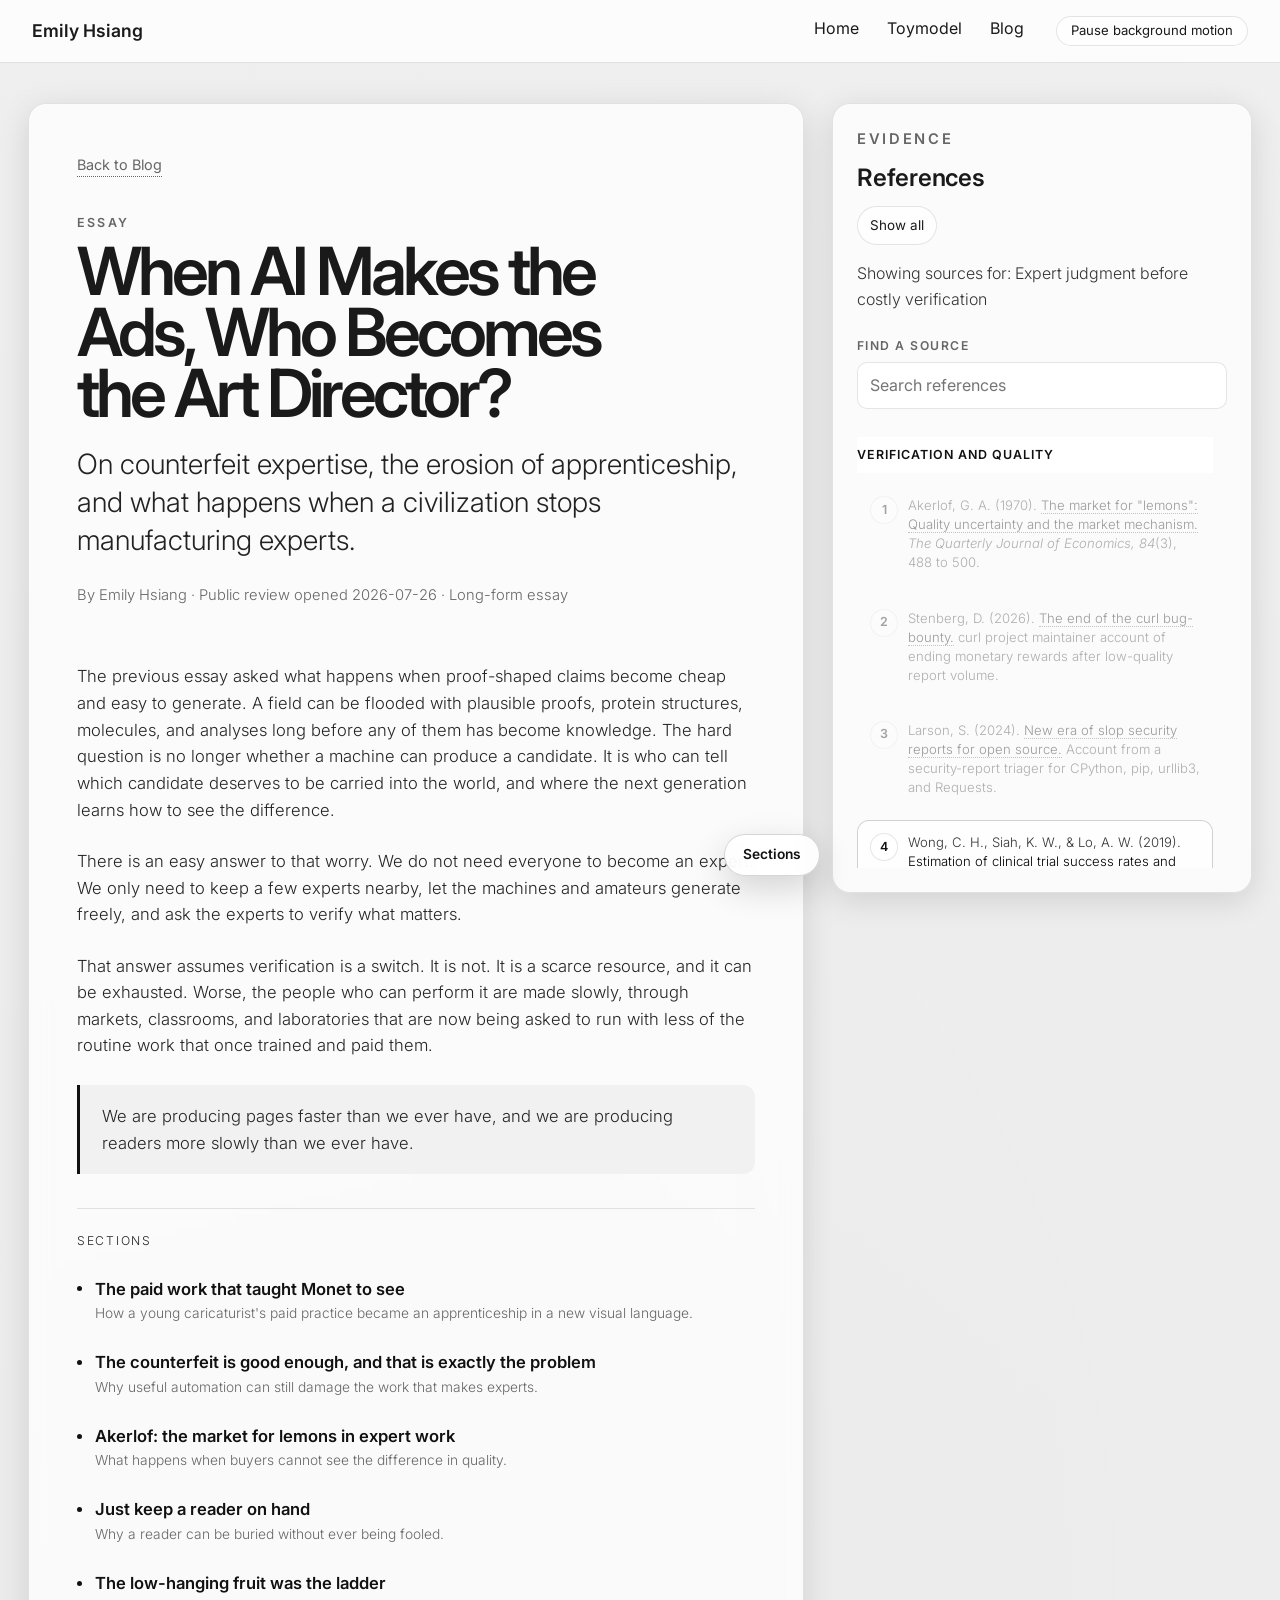
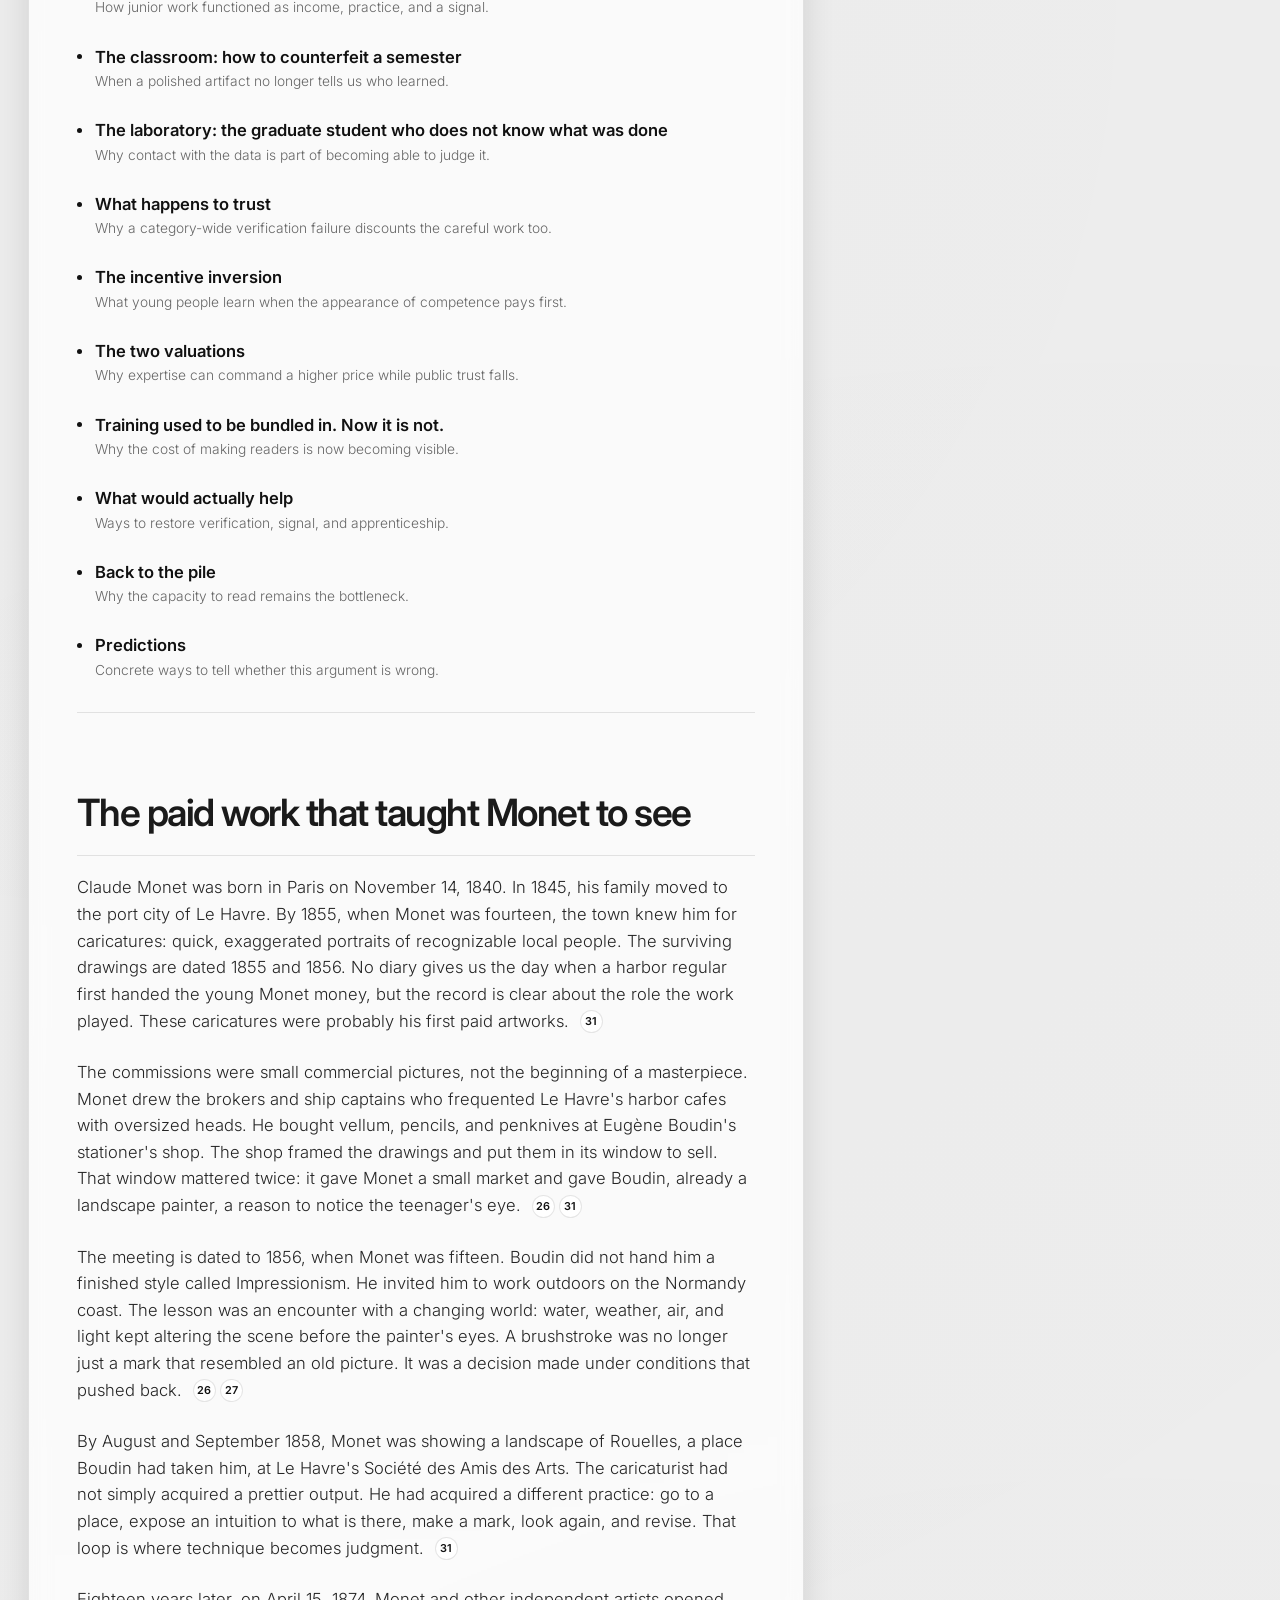
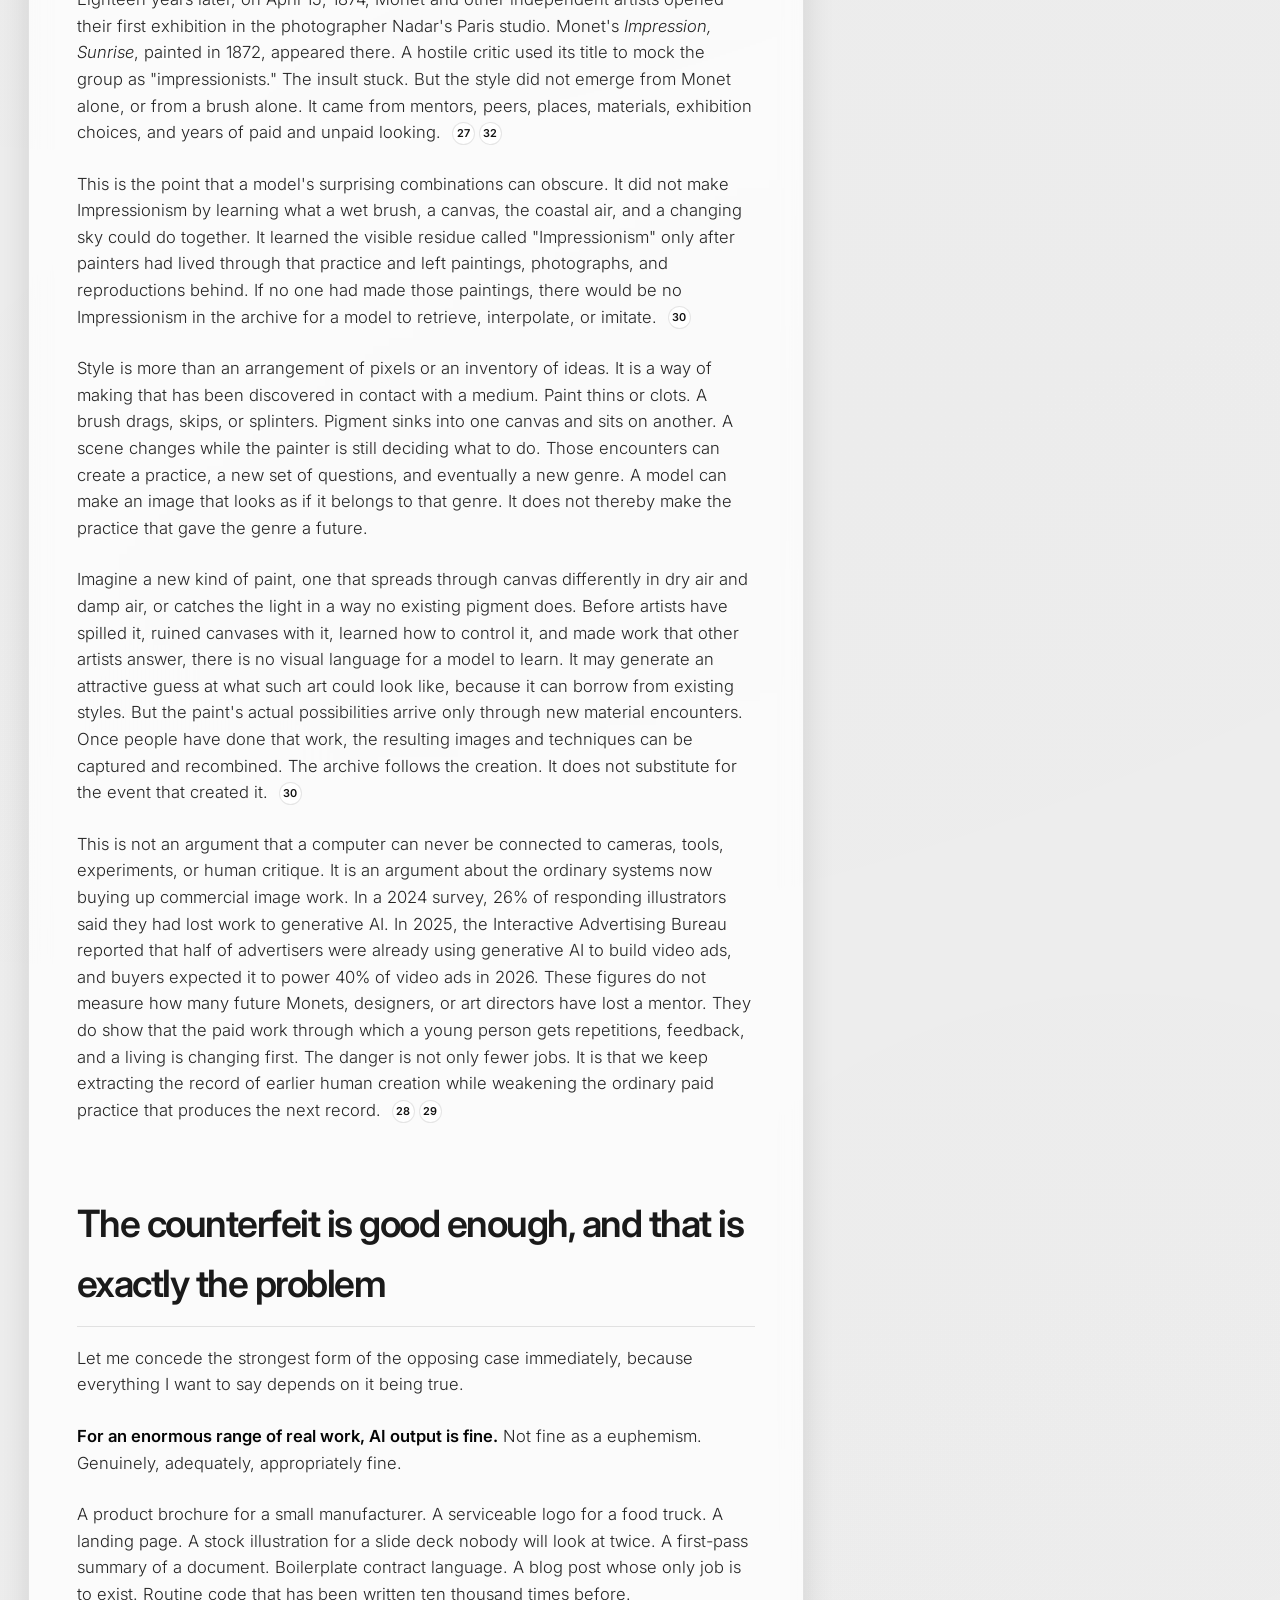
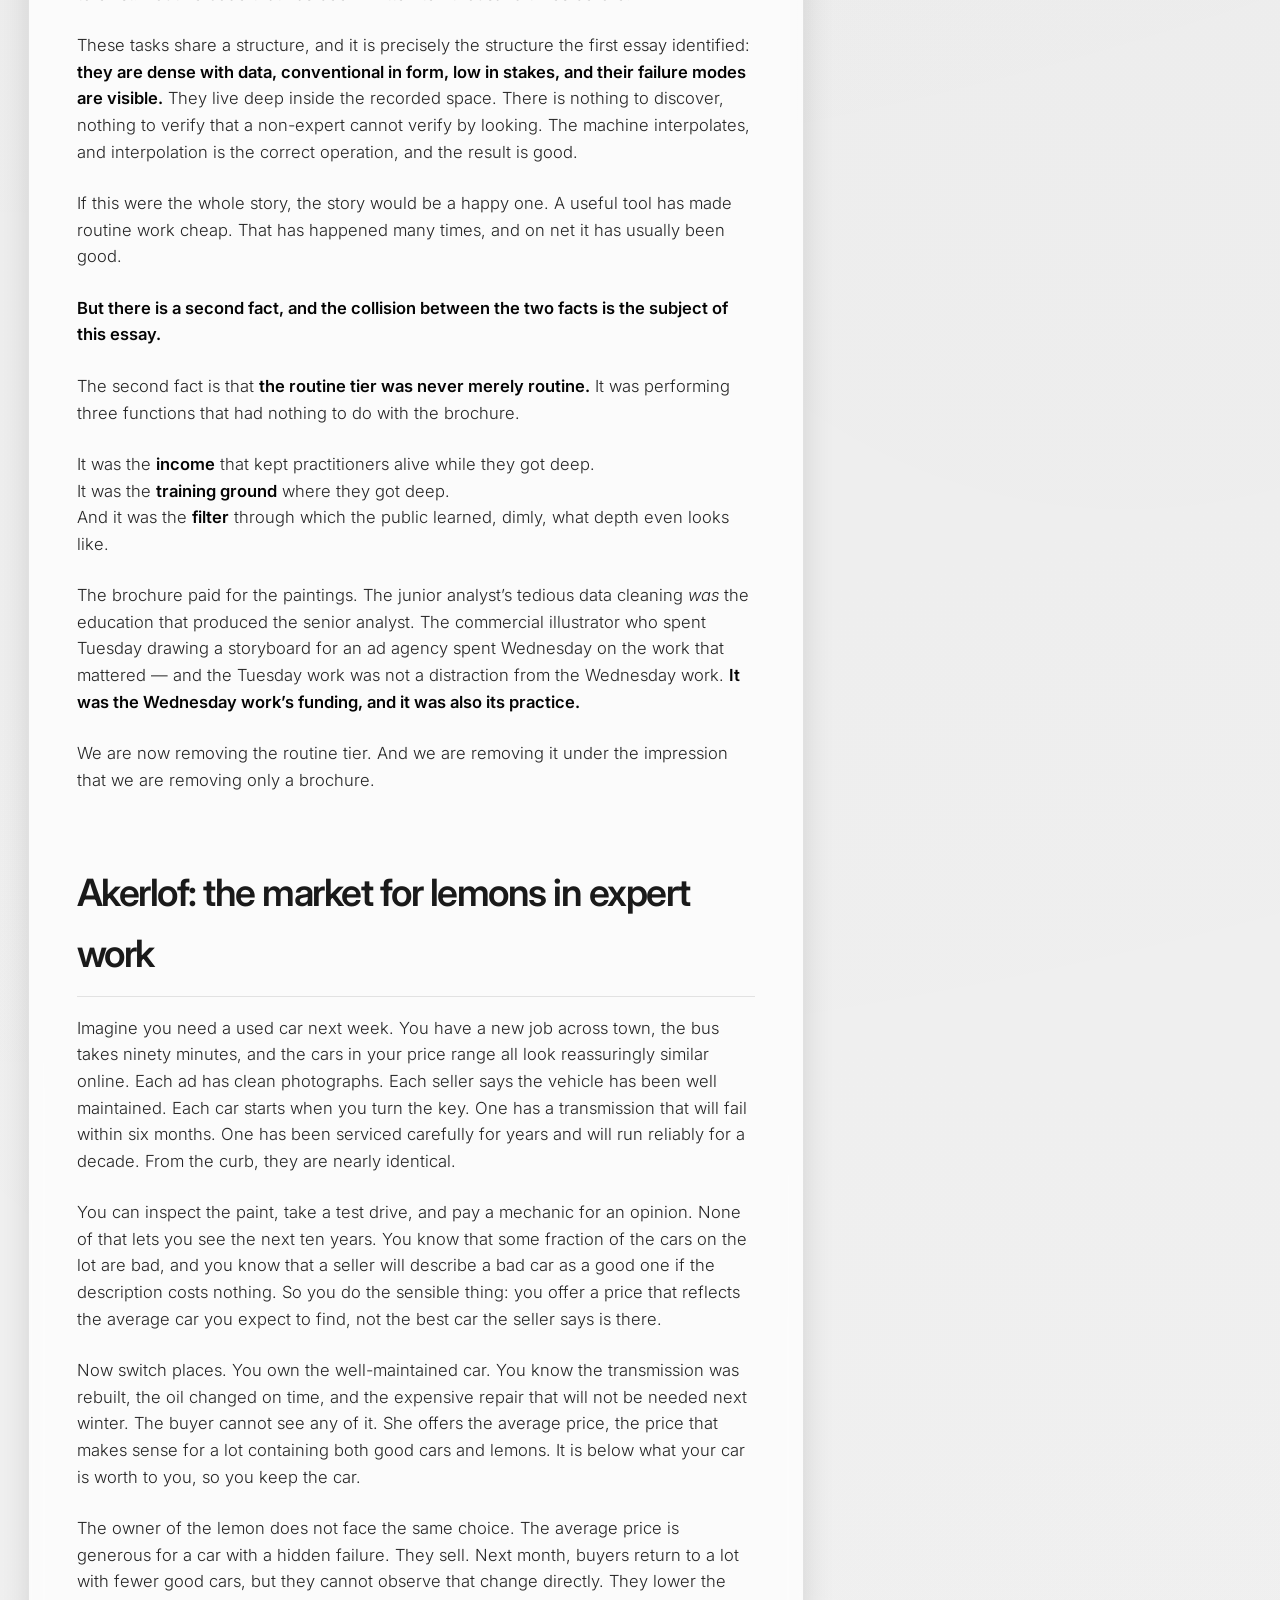
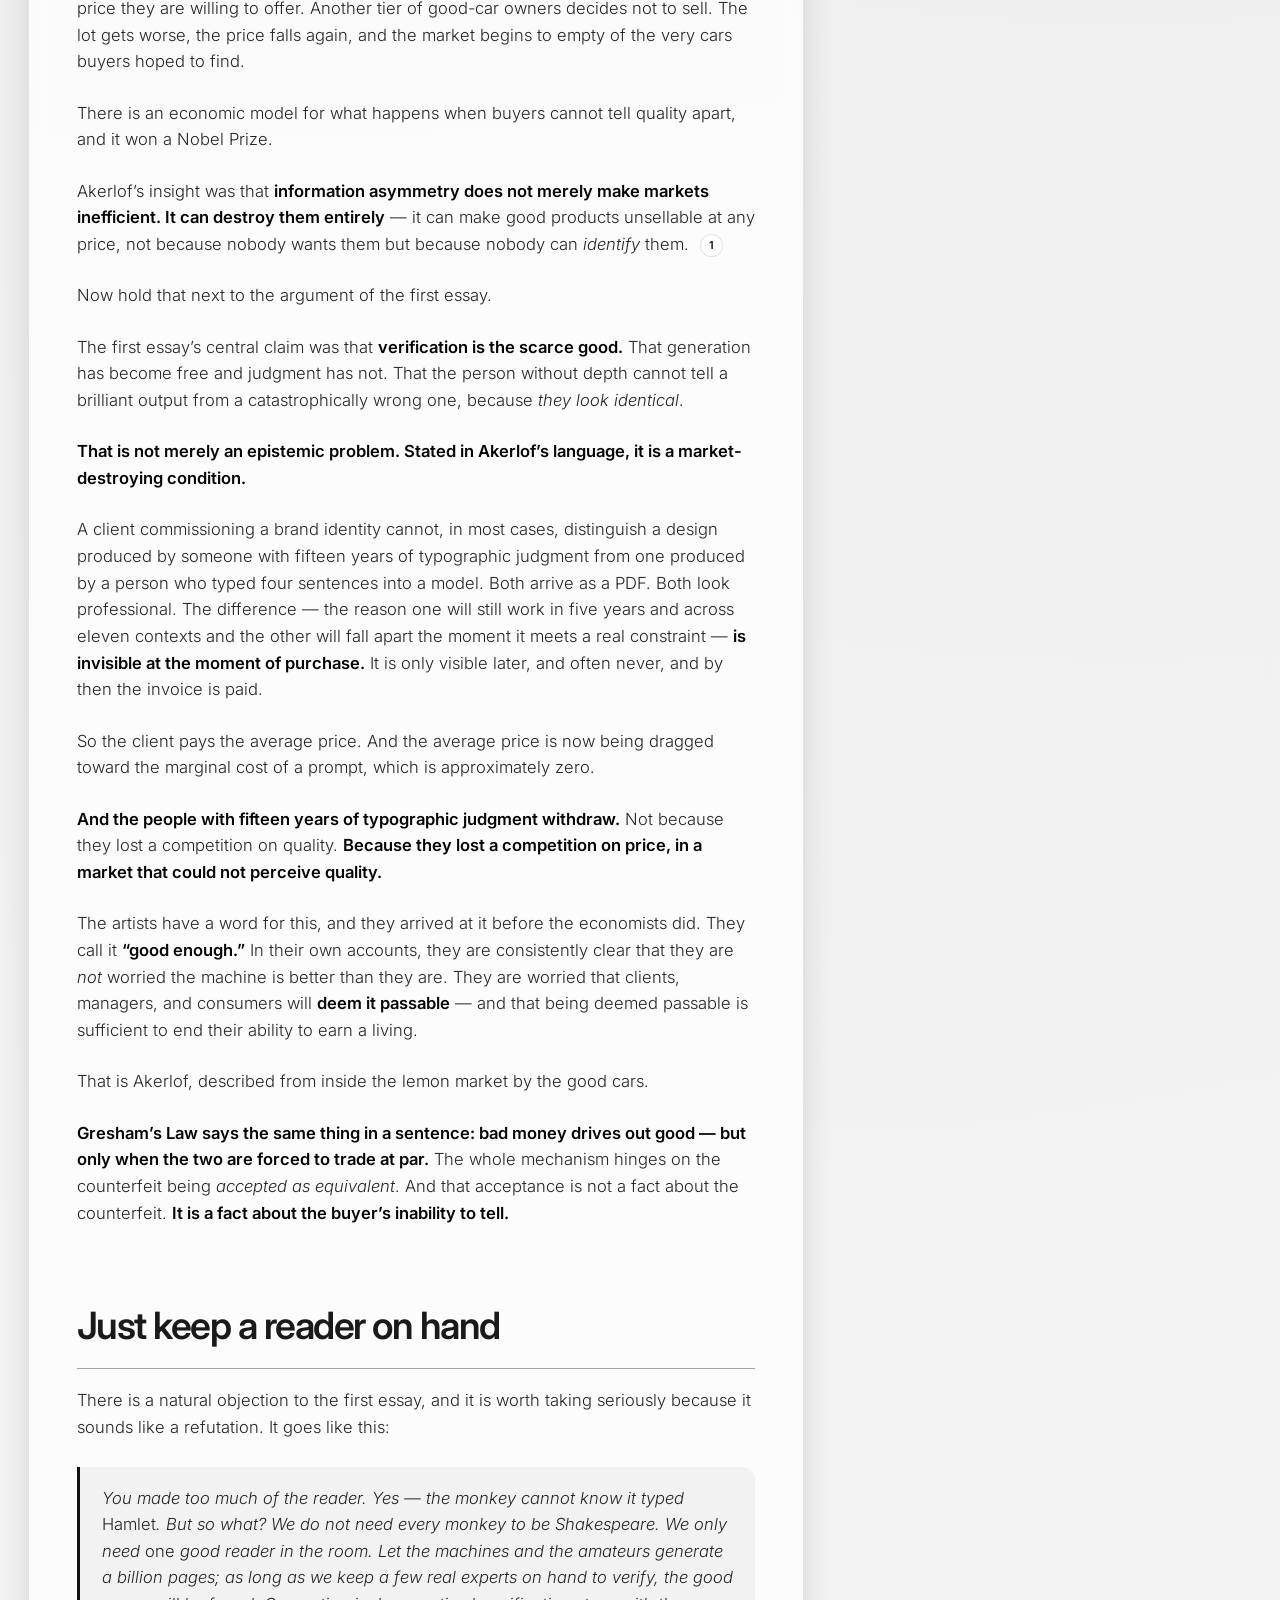
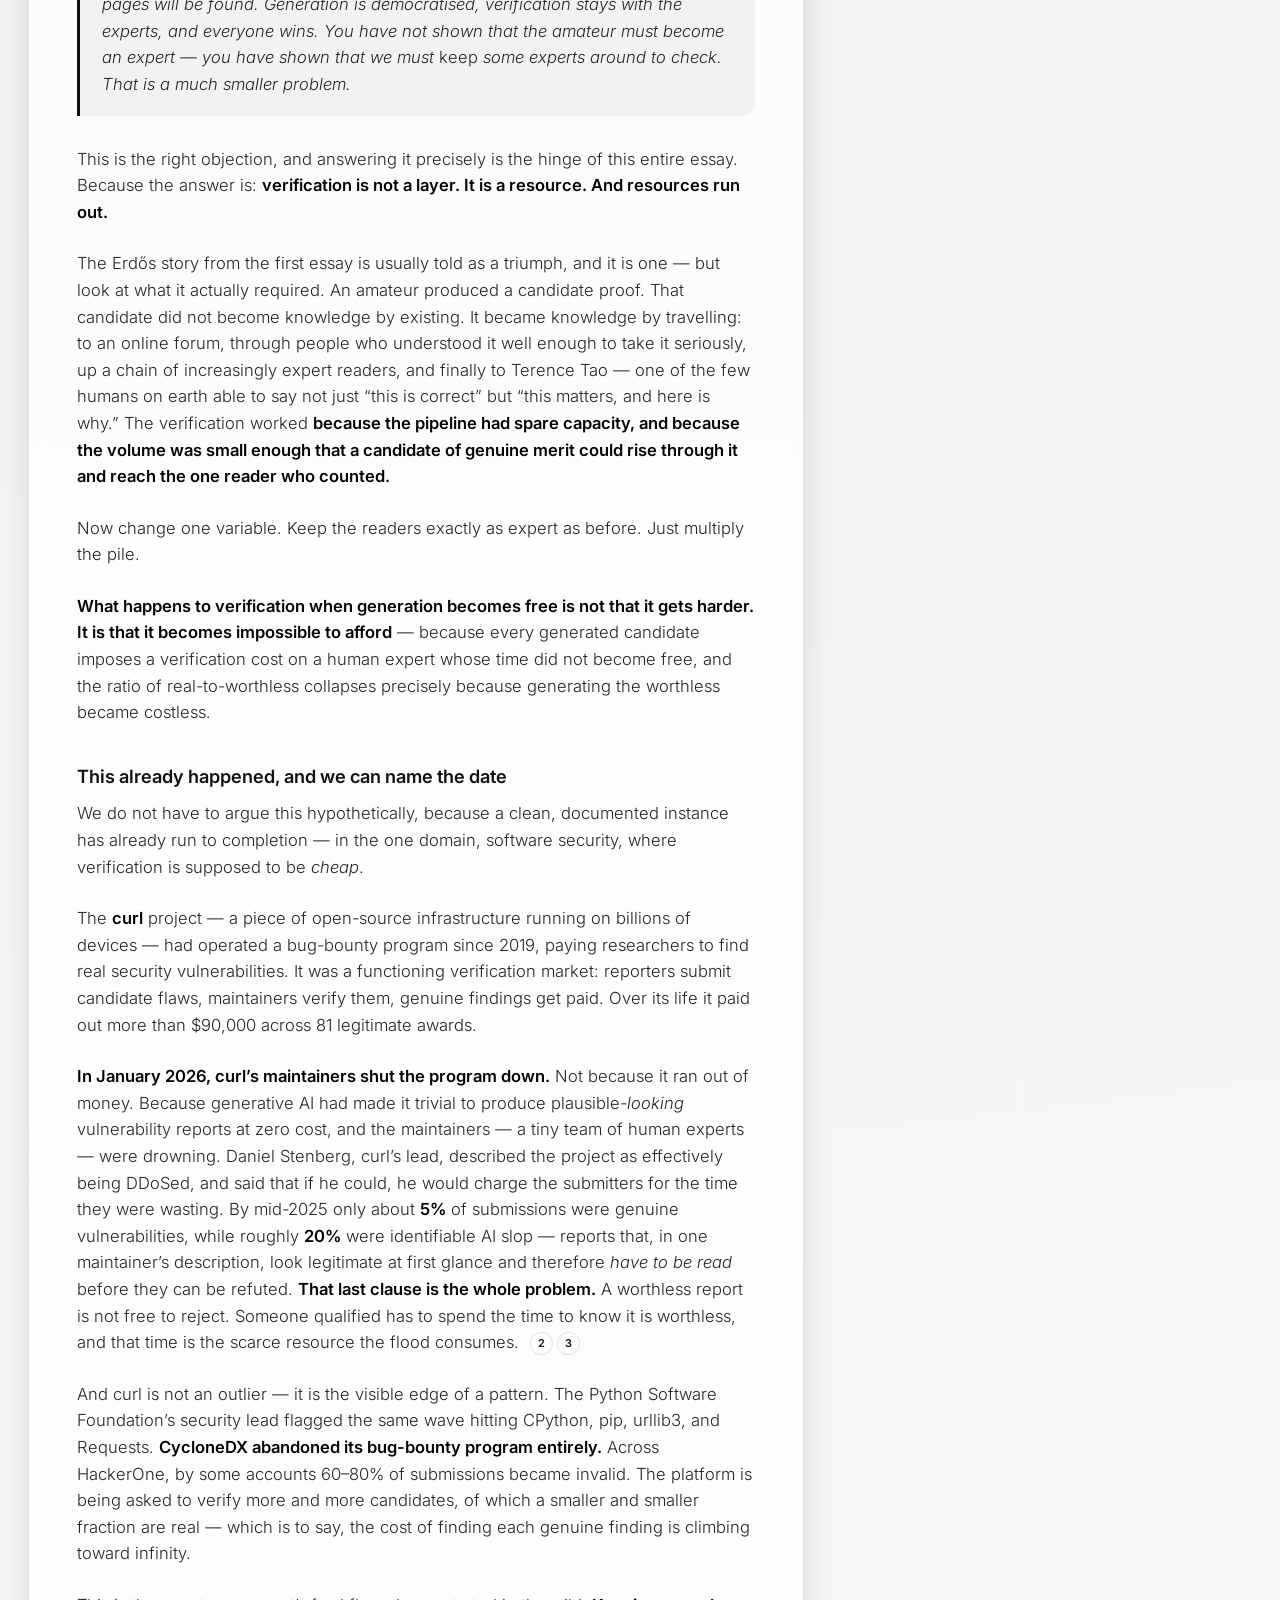
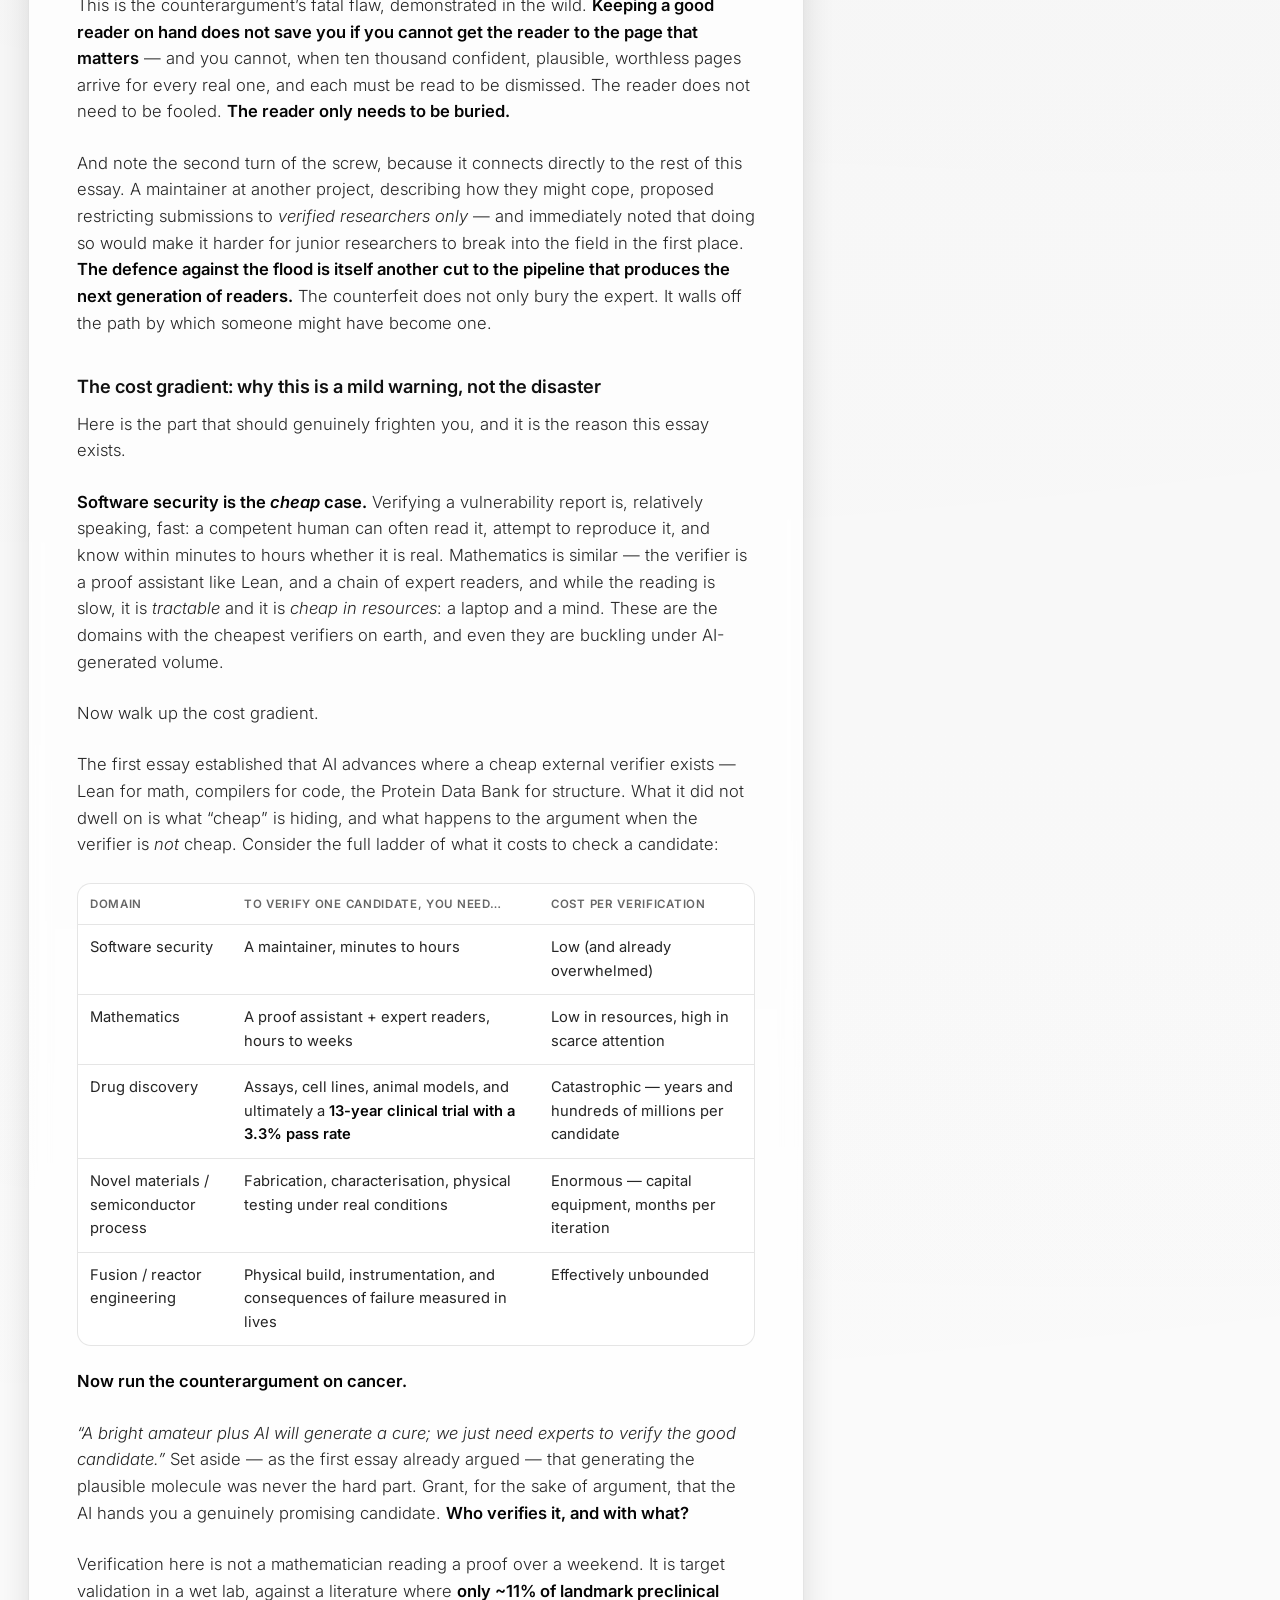
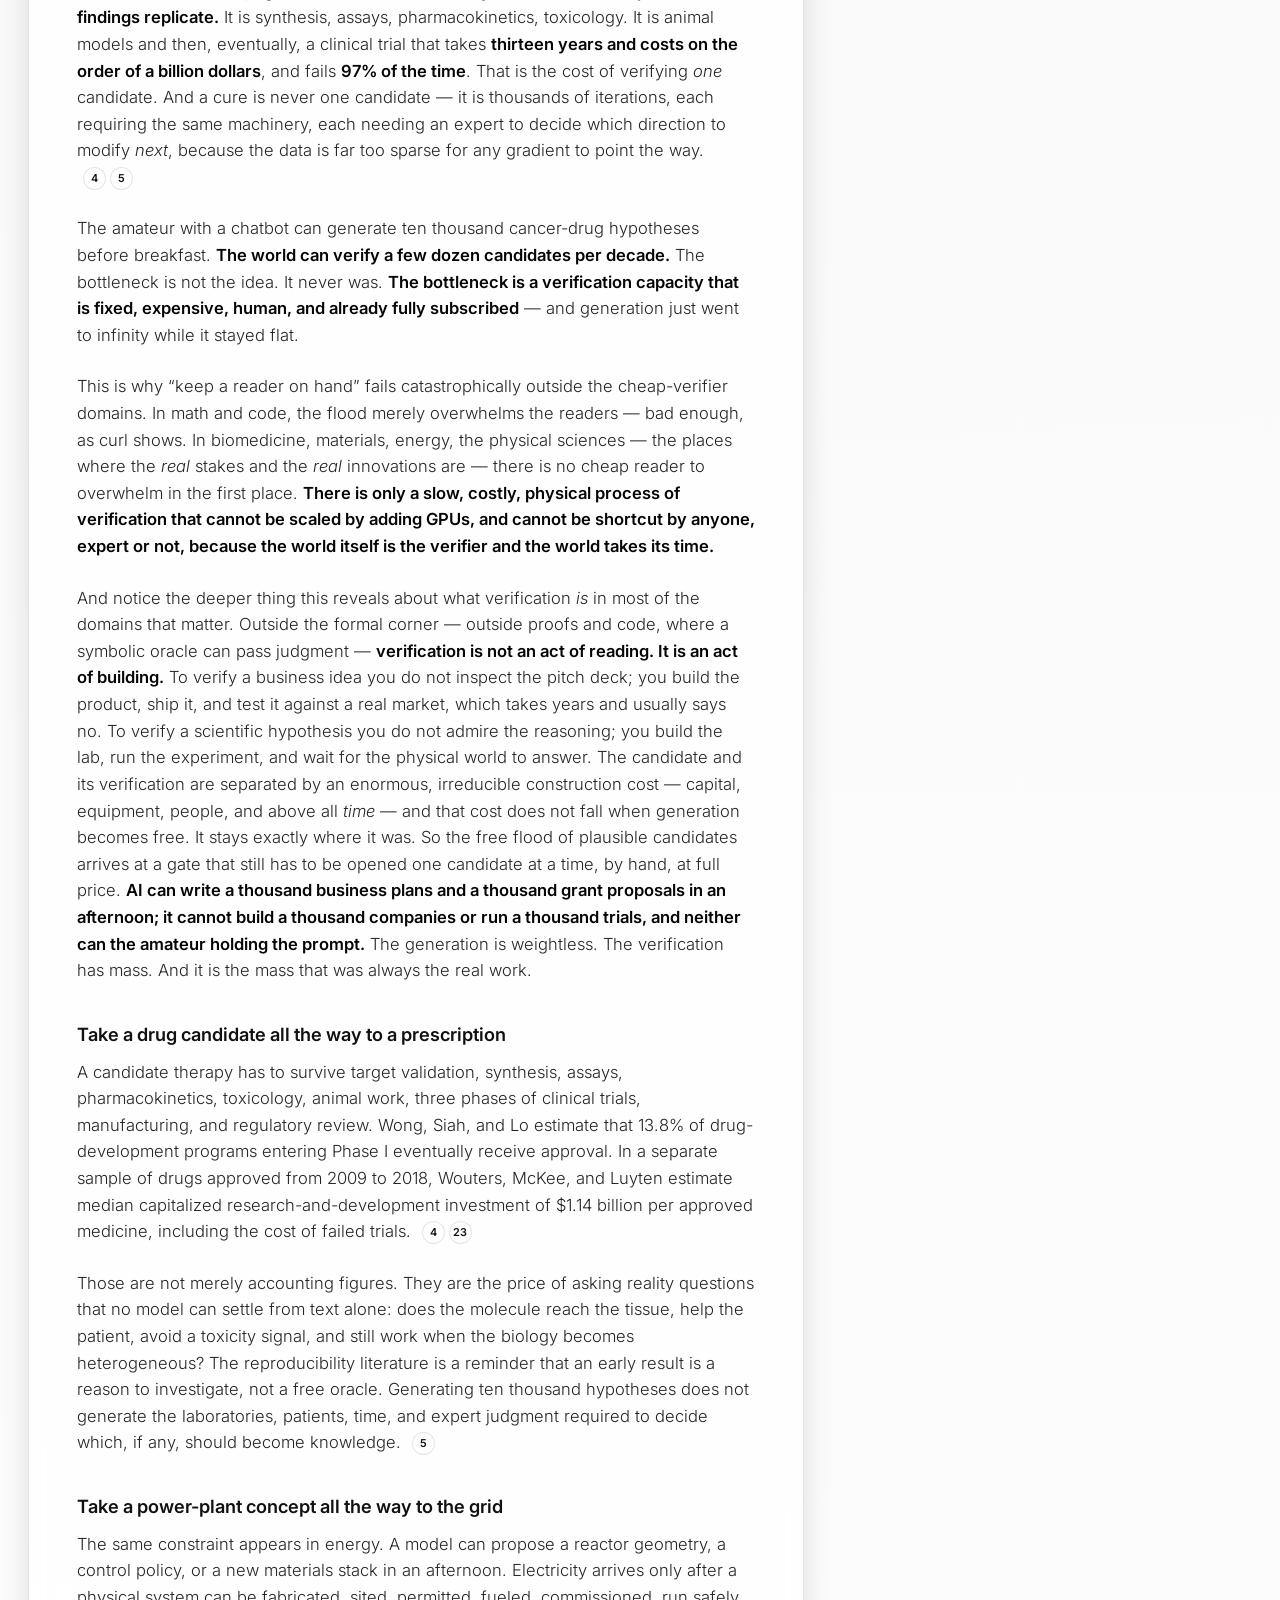
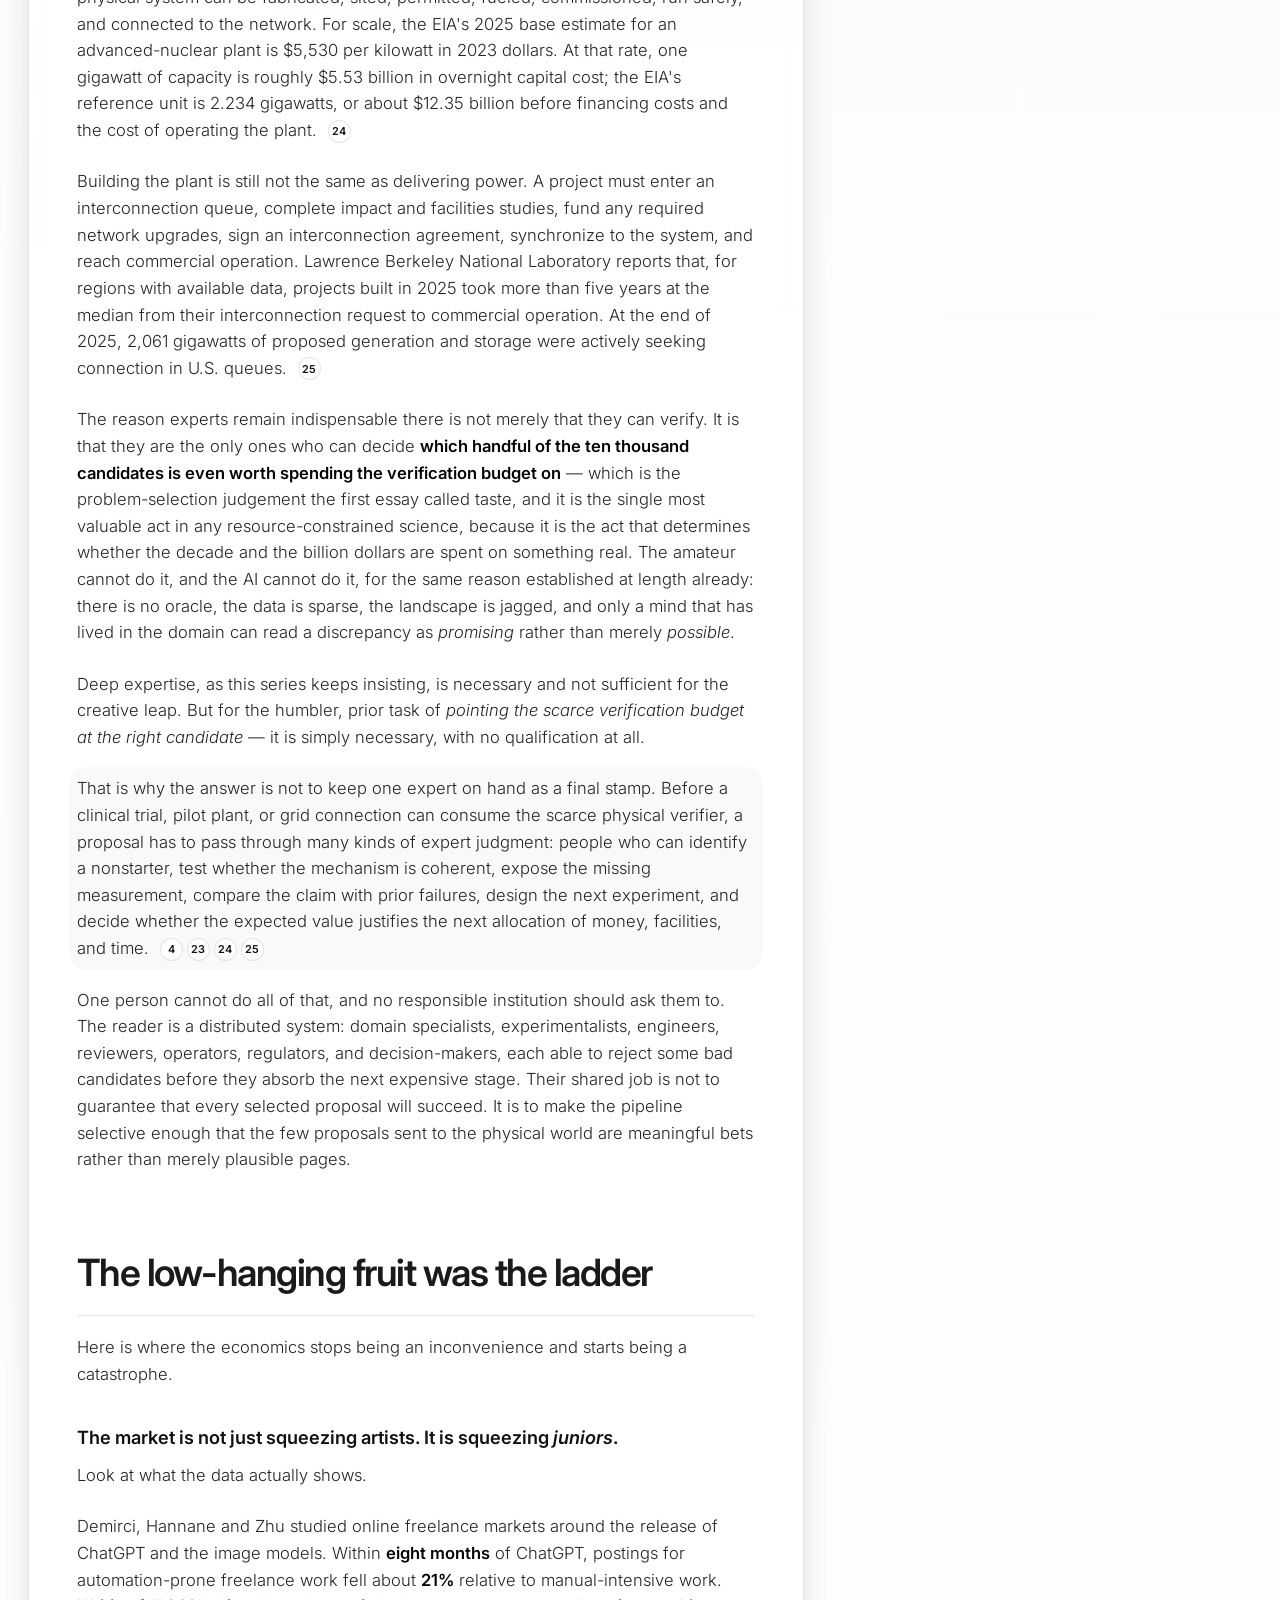
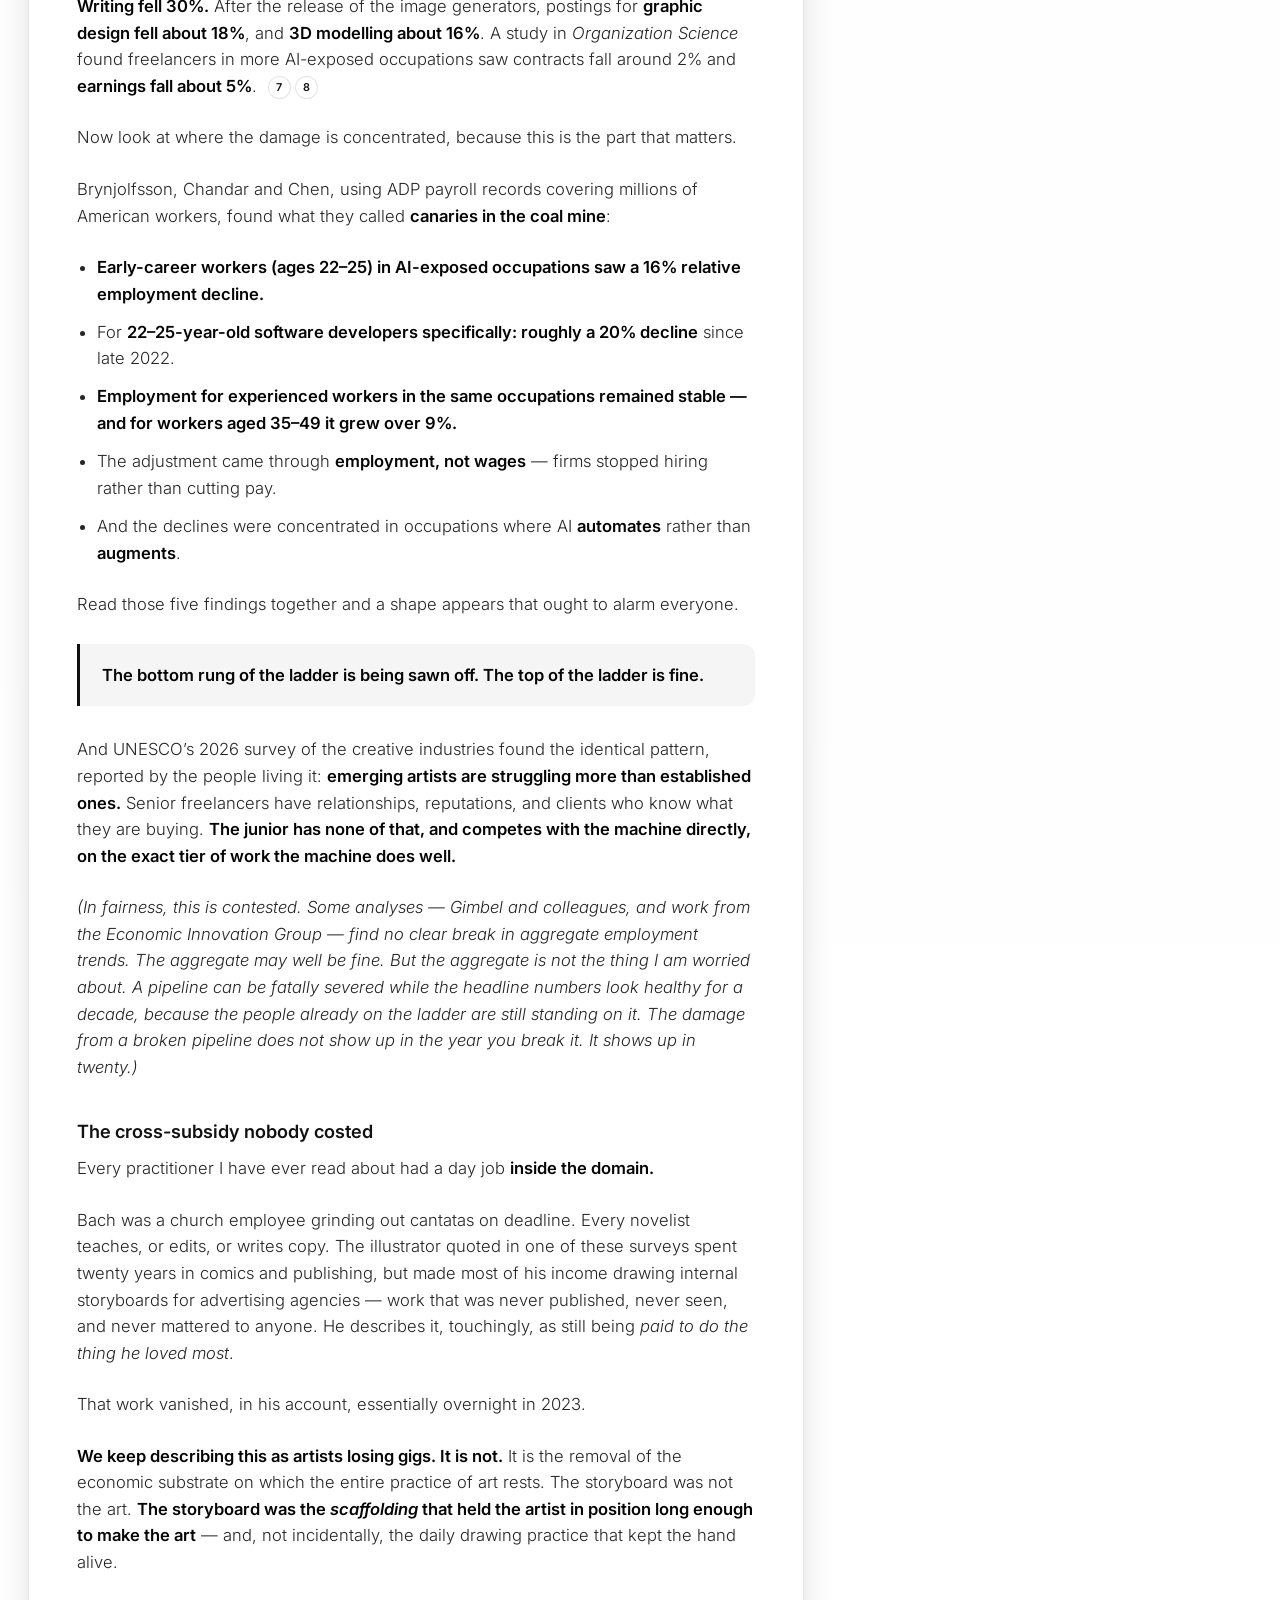
<file: articles/who-will-read-the-pile.html>
<!DOCTYPE html>
<html lang="en">
<head>
    <meta charset="UTF-8">
    <meta name="viewport" content="width=device-width, initial-scale=1.0">
    <title>When AI Makes the Ads, Who Becomes the Art Director? | Emily Hsiang</title>
    <meta name="author" content="Emily Hsiang">
    <meta name="description" content="An essay on AI, verification, apprenticeship, and the institutions that make people able to tell a plausible answer from a true one.">
    <meta name="robots" content="index,follow,max-image-preview:large">
    <meta name="theme-color" content="#ffffff">
    <link rel="canonical" href="https://emilyhsiang.com/articles/who-will-read-the-pile.html">
    <meta property="og:type" content="article">
    <meta property="og:locale" content="en_US">
    <meta property="og:site_name" content="Emily Hsiang">
    <meta property="og:title" content="When AI Makes the Ads, Who Becomes the Art Director?">
    <meta property="og:description" content="On counterfeit expertise, the erosion of apprenticeship, and what happens when a civilization stops manufacturing experts.">
    <meta property="og:url" content="https://emilyhsiang.com/articles/who-will-read-the-pile.html">
    <meta property="og:image" content="https://emilyhsiang.com/assets/images/eh-cropped.png">
    <meta property="og:image:width" content="904">
    <meta property="og:image:height" content="1024">
    <meta property="og:image:alt" content="Portrait of Emily Hsiang">
    <meta property="article:author" content="Emily Hsiang">
    <meta property="article:section" content="Generative AI and Expertise">
    <meta property="article:tag" content="generative AI">
    <meta property="article:tag" content="verification">
    <meta property="article:tag" content="expertise">
    <meta property="article:tag" content="apprenticeship">
    <meta property="article:published_time" content="2026-07-26">
    <meta property="article:modified_time" content="2026-07-26">
    <meta name="twitter:card" content="summary">
    <meta name="twitter:title" content="When AI Makes the Ads, Who Becomes the Art Director?">
    <meta name="twitter:description" content="On counterfeit expertise, the erosion of apprenticeship, and what happens when a civilization stops manufacturing experts.">
    <meta name="twitter:image" content="https://emilyhsiang.com/assets/images/eh-cropped.png">
    <meta name="twitter:image:alt" content="Portrait of Emily Hsiang">
    <link rel="icon" type="image/png" href="../assets/images/eh-cropped.png">
    <link rel="stylesheet" href="../style.css">
    <link rel="preconnect" href="https://fonts.googleapis.com">
    <link rel="preconnect" href="https://fonts.gstatic.com" crossorigin>
    <link href="https://fonts.googleapis.com/css2?family=Inter:wght@300;400;600&amp;display=swap" rel="stylesheet">
    <link rel="stylesheet" href="https://cdnjs.cloudflare.com/ajax/libs/font-awesome/6.4.0/css/all.min.css">
    <script type="application/ld+json">
    {
        "@context": "https://schema.org",
        "@type": "BlogPosting",
        "@id": "https://emilyhsiang.com/articles/who-will-read-the-pile.html#article",
        "url": "https://emilyhsiang.com/articles/who-will-read-the-pile.html",
        "headline": "When AI Makes the Ads, Who Becomes the Art Director?",
        "description": "On counterfeit expertise, the erosion of apprenticeship, and what happens when a civilization stops manufacturing experts.",
        "datePublished": "2026-07-26",
        "dateCreated": "2026-07-26",
        "dateModified": "2026-07-26",
        "creativeWorkStatus": "Public review",
        "inLanguage": "en-US",
        "isAccessibleForFree": true,
        "image": {
            "@type": "ImageObject",
            "url": "https://emilyhsiang.com/assets/images/eh-cropped.png",
            "width": 904,
            "height": 1024,
            "caption": "Portrait of Emily Hsiang"
        },
        "keywords": [
            "generative AI",
            "verification",
            "expertise",
            "apprenticeship",
            "education",
            "human judgment",
            "AI and work"
        ],
        "articleSection": [
            "Generative AI",
            "Verification",
            "Expertise",
            "Education",
            "Work and institutions"
        ],
        "about": [
            { "@type": "Thing", "name": "generative AI" },
            { "@type": "Thing", "name": "verification" },
            { "@type": "Thing", "name": "expertise" },
            { "@type": "Thing", "name": "apprenticeship" }
        ],
        "author": {
            "@type": "Person",
            "@id": "https://emilyhsiang.com/#person",
            "name": "Emily Hsiang",
            "url": "https://emilyhsiang.com/"
        },
        "publisher": {
            "@type": "Person",
            "@id": "https://emilyhsiang.com/#person",
            "name": "Emily Hsiang",
            "url": "https://emilyhsiang.com/"
        },
        "mainEntityOfPage": {
            "@type": "WebPage",
            "@id": "https://emilyhsiang.com/articles/who-will-read-the-pile.html"
        },
        "isPartOf": {
            "@type": "Blog",
            "@id": "https://emilyhsiang.com/blog.html#blog"
        }
    }
    </script>
</head>
<body class="article-page">
    <canvas id="matrix-bg"></canvas>

    <nav class="navbar">
        <a href="../index.html" class="nav-brand">Emily Hsiang</a>
        <div class="nav-links">
            <a href="../index.html">Home</a>
            <a href="../index.html#toymodel">Toymodel</a>
            <a href="../blog.html">Blog</a>
            <button class="background-motion-toggle" type="button" aria-pressed="true">Pause background motion</button>
        </div>
    </nav>

    <main class="article-shell">
        <article class="article-card">
            <a class="back-link" href="../blog.html">Back to Blog</a>
            <header class="article-header">
                <p class="eyebrow">Essay</p>
                <h1>When AI Makes the Ads, Who Becomes the Art Director?</h1>
                <p class="article-dek">On counterfeit expertise, the erosion of apprenticeship, and what happens when a civilization stops manufacturing experts.</p>
                <p class="article-meta">By Emily Hsiang · Public review opened <time datetime="2026-07-26">2026-07-26</time> · Long-form essay</p>
            </header>

            <div class="article-body essay-body">
                <p>The previous essay asked what happens when proof-shaped claims become cheap and easy to generate. A field can be flooded with plausible proofs, protein structures, molecules, and analyses long before any of them has become knowledge. The hard question is no longer whether a machine can produce a candidate. It is who can tell which candidate deserves to be carried into the world, and where the next generation learns how to see the difference.</p>
                <p>There is an easy answer to that worry. We do not need everyone to become an expert. We only need to keep a few experts nearby, let the machines and amateurs generate freely, and ask the experts to verify what matters.</p>
                <p>That answer assumes verification is a switch. It is not. It is a scarce resource, and it can be exhausted. Worse, the people who can perform it are made slowly, through markets, classrooms, and laboratories that are now being asked to run with less of the routine work that once trained and paid them.</p>
                <blockquote><p>We are producing pages faster than we ever have, and we are producing readers more slowly than we ever have.</p></blockquote>

                <nav id="essay-sections" class="article-outline" aria-label="Essay sections">
                    <p class="article-outline-label">Sections</p>
                    <ul>
                        <li><a href="#monet">The paid work that taught Monet to see</a><span>How a young caricaturist&apos;s paid practice became an apprenticeship in a new visual language.</span></li>
                        <li><a href="#good-enough">The counterfeit is good enough, and that is exactly the problem</a><span>Why useful automation can still damage the work that makes experts.</span></li>
                        <li><a href="#lemons">Akerlof: the market for lemons in expert work</a><span>What happens when buyers cannot see the difference in quality.</span></li>
                        <li><a href="#verification">Just keep a reader on hand</a><span>Why a reader can be buried without ever being fooled.</span></li>
                        <li><a href="#ladder">The low-hanging fruit was the ladder</a><span>How junior work functioned as income, practice, and a signal.</span></li>
                        <li><a href="#classroom">The classroom: how to counterfeit a semester</a><span>When a polished artifact no longer tells us who learned.</span></li>
                        <li><a href="#laboratory">The laboratory: the graduate student who does not know what was done</a><span>Why contact with the data is part of becoming able to judge it.</span></li>
                        <li><a href="#trust">What happens to trust</a><span>Why a category-wide verification failure discounts the careful work too.</span></li>
                        <li><a href="#incentives">The incentive inversion</a><span>What young people learn when the appearance of competence pays first.</span></li>
                        <li><a href="#two-valuations">The two valuations</a><span>Why expertise can command a higher price while public trust falls.</span></li>
                        <li><a href="#training">Training used to be bundled in. Now it is not.</a><span>Why the cost of making readers is now becoming visible.</span></li>
                        <li><a href="#help">What would actually help</a><span>Ways to restore verification, signal, and apprenticeship.</span></li>
                        <li><a href="#back-to-the-pile">Back to the pile</a><span>Why the capacity to read remains the bottleneck.</span></li>
                        <li><a href="#predictions">Predictions</a><span>Concrete ways to tell whether this argument is wrong.</span></li>
                    </ul>
                </nav>

                <section class="article-section" id="monet" data-refs="26,27,28,29,30,31,32">
                    <h2>The paid work that taught Monet to see</h2>
                    <p data-refs="31" data-ref-label="Claude Monet's early chronology">Claude Monet was born in Paris on November 14, 1840. In 1845, his family moved to the port city of Le Havre. By 1855, when Monet was fourteen, the town knew him for caricatures: quick, exaggerated portraits of recognizable local people. The surviving drawings are dated 1855 and 1856. No diary gives us the day when a harbor regular first handed the young Monet money, but the record is clear about the role the work played. These caricatures were probably his first paid artworks. <span class="paragraph-refs" aria-label="Reference"><a class="ref-chip inline-ref" href="#ref-31" data-ref-link="31" aria-label="Show reference 31">31</a></span></p>
                    <p data-refs="26,31" data-ref-label="Monet's commercial caricatures and Boudin's shop">The commissions were small commercial pictures, not the beginning of a masterpiece. Monet drew the brokers and ship captains who frequented Le Havre&apos;s harbor cafes with oversized heads. He bought vellum, pencils, and penknives at Eug&egrave;ne Boudin&apos;s stationer&apos;s shop. The shop framed the drawings and put them in its window to sell. That window mattered twice: it gave Monet a small market and gave Boudin, already a landscape painter, a reason to notice the teenager&apos;s eye. <span class="paragraph-refs" aria-label="References"><a class="ref-chip inline-ref" href="#ref-26" data-ref-link="26" aria-label="Show reference 26">26</a> <a class="ref-chip inline-ref" href="#ref-31" data-ref-link="31" aria-label="Show reference 31">31</a></span></p>
                    <p data-refs="26,27" data-ref-label="Boudin's mentorship and plein-air painting">The meeting is dated to 1856, when Monet was fifteen. Boudin did not hand him a finished style called Impressionism. He invited him to work outdoors on the Normandy coast. The lesson was an encounter with a changing world: water, weather, air, and light kept altering the scene before the painter&apos;s eyes. A brushstroke was no longer just a mark that resembled an old picture. It was a decision made under conditions that pushed back. <span class="paragraph-refs" aria-label="References"><a class="ref-chip inline-ref" href="#ref-26" data-ref-link="26" aria-label="Show reference 26">26</a> <a class="ref-chip inline-ref" href="#ref-27" data-ref-link="27" aria-label="Show reference 27">27</a></span></p>
                    <p data-refs="31" data-ref-label="Monet's first documented landscape exhibition">By August and September 1858, Monet was showing a landscape of Rouelles, a place Boudin had taken him, at Le Havre&apos;s Soci&eacute;t&eacute; des Amis des Arts. The caricaturist had not simply acquired a prettier output. He had acquired a different practice: go to a place, expose an intuition to what is there, make a mark, look again, and revise. That loop is where technique becomes judgment. <span class="paragraph-refs" aria-label="Reference"><a class="ref-chip inline-ref" href="#ref-31" data-ref-link="31" aria-label="Show reference 31">31</a></span></p>
                    <p data-refs="27,32" data-ref-label="The first Impressionist exhibition">Eighteen years later, on April 15, 1874, Monet and other independent artists opened their first exhibition in the photographer Nadar&apos;s Paris studio. Monet&apos;s <em>Impression, Sunrise</em>, painted in 1872, appeared there. A hostile critic used its title to mock the group as &quot;impressionists.&quot; The insult stuck. But the style did not emerge from Monet alone, or from a brush alone. It came from mentors, peers, places, materials, exhibition choices, and years of paid and unpaid looking. <span class="paragraph-refs" aria-label="References"><a class="ref-chip inline-ref" href="#ref-27" data-ref-link="27" aria-label="Show reference 27">27</a> <a class="ref-chip inline-ref" href="#ref-32" data-ref-link="32" aria-label="Show reference 32">32</a></span></p>
                    <p data-refs="30" data-ref-label="Creativity beyond a captured archive">This is the point that a model&apos;s surprising combinations can obscure. It did not make Impressionism by learning what a wet brush, a canvas, the coastal air, and a changing sky could do together. It learned the visible residue called &quot;Impressionism&quot; only after painters had lived through that practice and left paintings, photographs, and reproductions behind. If no one had made those paintings, there would be no Impressionism in the archive for a model to retrieve, interpolate, or imitate. <span class="paragraph-refs" aria-label="Reference"><a class="ref-chip inline-ref" href="#ref-30" data-ref-link="30" aria-label="Show reference 30">30</a></span></p>
                    <p>Style is more than an arrangement of pixels or an inventory of ideas. It is a way of making that has been discovered in contact with a medium. Paint thins or clots. A brush drags, skips, or splinters. Pigment sinks into one canvas and sits on another. A scene changes while the painter is still deciding what to do. Those encounters can create a practice, a new set of questions, and eventually a new genre. A model can make an image that looks as if it belongs to that genre. It does not thereby make the practice that gave the genre a future.</p>
                    <p data-refs="30" data-ref-label="A new medium must be lived before it becomes data">Imagine a new kind of paint, one that spreads through canvas differently in dry air and damp air, or catches the light in a way no existing pigment does. Before artists have spilled it, ruined canvases with it, learned how to control it, and made work that other artists answer, there is no visual language for a model to learn. It may generate an attractive guess at what such art could look like, because it can borrow from existing styles. But the paint&apos;s actual possibilities arrive only through new material encounters. Once people have done that work, the resulting images and techniques can be captured and recombined. The archive follows the creation. It does not substitute for the event that created it. <span class="paragraph-refs" aria-label="Reference"><a class="ref-chip inline-ref" href="#ref-30" data-ref-link="30" aria-label="Show reference 30">30</a></span></p>
                    <p data-refs="28,29" data-ref-label="AI pressure on paid illustration and advertising work">This is not an argument that a computer can never be connected to cameras, tools, experiments, or human critique. It is an argument about the ordinary systems now buying up commercial image work. In a 2024 survey, 26% of responding illustrators said they had lost work to generative AI. In 2025, the Interactive Advertising Bureau reported that half of advertisers were already using generative AI to build video ads, and buyers expected it to power 40% of video ads in 2026. These figures do not measure how many future Monets, designers, or art directors have lost a mentor. They do show that the paid work through which a young person gets repetitions, feedback, and a living is changing first. The danger is not only fewer jobs. It is that we keep extracting the record of earlier human creation while weakening the ordinary paid practice that produces the next record. <span class="paragraph-refs" aria-label="References"><a class="ref-chip inline-ref" href="#ref-28" data-ref-link="28" aria-label="Show reference 28">28</a> <a class="ref-chip inline-ref" href="#ref-29" data-ref-link="29" aria-label="Show reference 29">29</a></span></p>
                </section>

                <section class="article-section" id="good-enough" data-refs="6,7,8">
                    <h2>The counterfeit is good enough, and that is exactly the problem</h2>
                    <p>Let me concede the strongest form of the opposing case immediately, because everything I want to say depends on it being true.</p>
                    <p><strong>For an enormous range of real work, AI output is fine.</strong> Not fine as a euphemism. Genuinely, adequately, appropriately fine.</p>
                    <p>A product brochure for a small manufacturer. A serviceable logo for a food truck. A landing page. A stock illustration for a slide deck nobody will look at twice. A first-pass summary of a document. Boilerplate contract language. A blog post whose only job is to exist. Routine code that has been written ten thousand times before.</p>
                    <p>These tasks share a structure, and it is precisely the structure the first essay identified: <strong>they are dense with data, conventional in form, low in stakes, and their failure modes are visible.</strong> They live deep inside the recorded space. There is nothing to discover, nothing to verify that a non-expert cannot verify by looking. The machine interpolates, and interpolation is the correct operation, and the result is good.</p>
                    <p>If this were the whole story, the story would be a happy one. A useful tool has made routine work cheap. That has happened many times, and on net it has usually been good.</p>
                    <p><strong>But there is a second fact, and the collision between the two facts is the subject of this essay.</strong></p>
                    <p>The second fact is that <strong>the routine tier was never merely routine.</strong> It was performing three functions that had nothing to do with the brochure.</p>
                    <p>It was the <strong>income</strong> that kept practitioners alive while they got deep.<br>
                    It was the <strong>training ground</strong> where they got deep.<br>
                    And it was the <strong>filter</strong> through which the public learned, dimly, what depth even looks like.</p>
                    <p>The brochure paid for the paintings. The junior analyst&rsquo;s tedious data cleaning <em>was</em> the education that produced the senior analyst. The commercial illustrator who spent Tuesday drawing a storyboard for an ad agency spent Wednesday on the work that mattered — and the Tuesday work was not a distraction from the Wednesday work. <strong>It was the Wednesday work&rsquo;s funding, and it was also its practice.</strong></p>
                    <p>We are now removing the routine tier. And we are removing it under the impression that we are removing only a brochure.</p>
                </section>

                <section class="article-section" id="lemons" data-refs="1">
                    <h2>Akerlof: the market for lemons in expert work</h2>
                    <p>Imagine you need a used car next week. You have a new job across town, the bus takes ninety minutes, and the cars in your price range all look reassuringly similar online. Each ad has clean photographs. Each seller says the vehicle has been well maintained. Each car starts when you turn the key. One has a transmission that will fail within six months. One has been serviced carefully for years and will run reliably for a decade. From the curb, they are nearly identical.</p>
                    <p>You can inspect the paint, take a test drive, and pay a mechanic for an opinion. None of that lets you see the next ten years. You know that some fraction of the cars on the lot are bad, and you know that a seller will describe a bad car as a good one if the description costs nothing. So you do the sensible thing: you offer a price that reflects the average car you expect to find, not the best car the seller says is there.</p>
                    <p>Now switch places. You own the well-maintained car. You know the transmission was rebuilt, the oil changed on time, and the expensive repair that will not be needed next winter. The buyer cannot see any of it. She offers the average price, the price that makes sense for a lot containing both good cars and lemons. It is below what your car is worth to you, so you keep the car.</p>
                    <p>The owner of the lemon does not face the same choice. The average price is generous for a car with a hidden failure. They sell. Next month, buyers return to a lot with fewer good cars, but they cannot observe that change directly. They lower the price they are willing to offer. Another tier of good-car owners decides not to sell. The lot gets worse, the price falls again, and the market begins to empty of the very cars buyers hoped to find.</p>
                    <p>There is an economic model for what happens when buyers cannot tell quality apart, and it won a Nobel Prize.</p>
                    <p data-refs="1" data-ref-label="Quality uncertainty and market unraveling">Akerlof&rsquo;s insight was that <strong>information asymmetry does not merely make markets inefficient. It can destroy them entirely</strong> — it can make good products unsellable at any price, not because nobody wants them but because nobody can <em>identify</em> them. <span class="paragraph-refs" aria-label="Reference"><a class="ref-chip inline-ref" href="#ref-1" data-ref-link="1" aria-label="Show reference 1">1</a></span></p>
                    <p>Now hold that next to the argument of the first essay.</p>
                    <p>The first essay&rsquo;s central claim was that <strong>verification is the scarce good.</strong> That generation has become free and judgment has not. That the person without depth cannot tell a brilliant output from a catastrophically wrong one, because <em>they look identical</em>.</p>
                    <p><strong>That is not merely an epistemic problem. Stated in Akerlof&rsquo;s language, it is a market-destroying condition.</strong></p>
                    <p>A client commissioning a brand identity cannot, in most cases, distinguish a design produced by someone with fifteen years of typographic judgment from one produced by a person who typed four sentences into a model. Both arrive as a PDF. Both look professional. The difference — the reason one will still work in five years and across eleven contexts and the other will fall apart the moment it meets a real constraint — <strong>is invisible at the moment of purchase.</strong> It is only visible later, and often never, and by then the invoice is paid.</p>
                    <p>So the client pays the average price. And the average price is now being dragged toward the marginal cost of a prompt, which is approximately zero.</p>
                    <p><strong>And the people with fifteen years of typographic judgment withdraw.</strong> Not because they lost a competition on quality. <strong>Because they lost a competition on price, in a market that could not perceive quality.</strong></p>
                    <p>The artists have a word for this, and they arrived at it before the economists did. They call it <strong>&ldquo;good enough.&rdquo;</strong> In their own accounts, they are consistently clear that they are <em>not</em> worried the machine is better than they are. They are worried that clients, managers, and consumers will <strong>deem it passable</strong> — and that being deemed passable is sufficient to end their ability to earn a living.</p>
                    <p>That is Akerlof, described from inside the lemon market by the good cars.</p>
                    <p><strong>Gresham&rsquo;s Law says the same thing in a sentence: bad money drives out good — but only when the two are forced to trade at par.</strong> The whole mechanism hinges on the counterfeit being <em>accepted as equivalent</em>. And that acceptance is not a fact about the counterfeit. <strong>It is a fact about the buyer&rsquo;s inability to tell.</strong></p>
                </section>

                <section class="article-section" id="verification" data-refs="2,3,4,5,23,24,25">
                    <h2>Just keep a reader on hand</h2>
                    <p>There is a natural objection to the first essay, and it is worth taking seriously because it sounds like a refutation. It goes like this:</p>
                    <blockquote><p><em>You made too much of the reader. Yes — the monkey cannot know it typed</em> Hamlet<em>. But so what? We do not need every monkey to be Shakespeare. We only need</em> one <em>good reader in the room. Let the machines and the amateurs generate a billion pages; as long as we keep a few real experts on hand to verify, the good pages will be found. Generation is democratised, verification stays with the experts, and everyone wins. You have not shown that the amateur must become an expert — you have shown that we must</em> keep <em>some experts around to check. That is a much smaller problem.</em></p></blockquote>
                    <p>This is the right objection, and answering it precisely is the hinge of this entire essay. Because the answer is: <strong>verification is not a layer. It is a resource. And resources run out.</strong></p>
                    <p>The Erdős story from the first essay is usually told as a triumph, and it is one — but look at what it actually required. An amateur produced a candidate proof. That candidate did not become knowledge by existing. It became knowledge by travelling: to an online forum, through people who understood it well enough to take it seriously, up a chain of increasingly expert readers, and finally to Terence Tao — one of the few humans on earth able to say not just &ldquo;this is correct&rdquo; but &ldquo;this matters, and here is why.&rdquo; The verification worked <strong>because the pipeline had spare capacity, and because the volume was small enough that a candidate of genuine merit could rise through it and reach the one reader who counted.</strong></p>
                    <p>Now change one variable. Keep the readers exactly as expert as before. Just multiply the pile.</p>
                    <p><strong>What happens to verification when generation becomes free is not that it gets harder. It is that it becomes impossible to afford</strong> — because every generated candidate imposes a verification cost on a human expert whose time did not become free, and the ratio of real-to-worthless collapses precisely because generating the worthless became costless.</p>
                    <h3>This already happened, and we can name the date</h3>
                    <p>We do not have to argue this hypothetically, because a clean, documented instance has already run to completion — in the one domain, software security, where verification is supposed to be <em>cheap</em>.</p>
                    <p>The <strong>curl</strong> project — a piece of open-source infrastructure running on billions of devices — had operated a bug-bounty program since 2019, paying researchers to find real security vulnerabilities. It was a functioning verification market: reporters submit candidate flaws, maintainers verify them, genuine findings get paid. Over its life it paid out more than $90,000 across 81 legitimate awards.</p>
                    <p data-refs="2,3" data-ref-label="Open-source security-report triage"><strong>In January 2026, curl&rsquo;s maintainers shut the program down.</strong> Not because it ran out of money. Because generative AI had made it trivial to produce plausible-<em>looking</em> vulnerability reports at zero cost, and the maintainers — a tiny team of human experts — were drowning. Daniel Stenberg, curl&rsquo;s lead, described the project as effectively being DDoSed, and said that if he could, he would charge the submitters for the time they were wasting. By mid-2025 only about <strong>5%</strong> of submissions were genuine vulnerabilities, while roughly <strong>20%</strong> were identifiable AI slop — reports that, in one maintainer&rsquo;s description, look legitimate at first glance and therefore <em>have to be read</em> before they can be refuted. <strong>That last clause is the whole problem.</strong> A worthless report is not free to reject. Someone qualified has to spend the time to know it is worthless, and that time is the scarce resource the flood consumes. <span class="paragraph-refs" aria-label="References"><a class="ref-chip inline-ref" href="#ref-2" data-ref-link="2" aria-label="Show reference 2">2</a> <a class="ref-chip inline-ref" href="#ref-3" data-ref-link="3" aria-label="Show reference 3">3</a></span></p>
                    <p>And curl is not an outlier — it is the visible edge of a pattern. The Python Software Foundation&rsquo;s security lead flagged the same wave hitting CPython, pip, urllib3, and Requests. <strong>CycloneDX abandoned its bug-bounty program entirely.</strong> Across HackerOne, by some accounts 60–80% of submissions became invalid. The platform is being asked to verify more and more candidates, of which a smaller and smaller fraction are real — which is to say, the cost of finding each genuine finding is climbing toward infinity.</p>
                    <p>This is the counterargument&rsquo;s fatal flaw, demonstrated in the wild. <strong>Keeping a good reader on hand does not save you if you cannot get the reader to the page that matters</strong> — and you cannot, when ten thousand confident, plausible, worthless pages arrive for every real one, and each must be read to be dismissed. The reader does not need to be fooled. <strong>The reader only needs to be buried.</strong></p>
                    <p>And note the second turn of the screw, because it connects directly to the rest of this essay. A maintainer at another project, describing how they might cope, proposed restricting submissions to <em>verified researchers only</em> — and immediately noted that doing so would make it harder for junior researchers to break into the field in the first place. <strong>The defence against the flood is itself another cut to the pipeline that produces the next generation of readers.</strong> The counterfeit does not only bury the expert. It walls off the path by which someone might have become one.</p>
                    <h3>The cost gradient: why this is a mild warning, not the disaster</h3>
                    <p>Here is the part that should genuinely frighten you, and it is the reason this essay exists.</p>
                    <p><strong>Software security is the <em>cheap</em> case.</strong> Verifying a vulnerability report is, relatively speaking, fast: a competent human can often read it, attempt to reproduce it, and know within minutes to hours whether it is real. Mathematics is similar — the verifier is a proof assistant like Lean, and a chain of expert readers, and while the reading is slow, it is <em>tractable</em> and it is <em>cheap in resources</em>: a laptop and a mind. These are the domains with the cheapest verifiers on earth, and even they are buckling under AI-generated volume.</p>
                    <p>Now walk up the cost gradient.</p>
                    <p>The first essay established that AI advances where a cheap external verifier exists — Lean for math, compilers for code, the Protein Data Bank for structure. What it did not dwell on is what &ldquo;cheap&rdquo; is hiding, and what happens to the argument when the verifier is <em>not</em> cheap. Consider the full ladder of what it costs to check a candidate:</p>
                    <div class="review-table-wrap"><table class="tbl"><thead><tr><th>Domain</th><th>To verify one candidate, you need…</th><th>Cost per verification</th></tr></thead><tbody><tr><td>Software security</td><td>A maintainer, minutes to hours</td><td>Low (and already overwhelmed)</td></tr><tr><td>Mathematics</td><td>A proof assistant + expert readers, hours to weeks</td><td>Low in resources, high in scarce attention</td></tr><tr><td>Drug discovery</td><td>Assays, cell lines, animal models, and ultimately a <strong>13-year clinical trial with a 3.3% pass rate</strong></td><td>Catastrophic — years and hundreds of millions per candidate</td></tr><tr><td>Novel materials / semiconductor process</td><td>Fabrication, characterisation, physical testing under real conditions</td><td>Enormous — capital equipment, months per iteration</td></tr><tr><td>Fusion / reactor engineering</td><td>Physical build, instrumentation, and consequences of failure measured in lives</td><td>Effectively unbounded</td></tr></tbody></table></div>
                    <p><strong>Now run the counterargument on cancer.</strong></p>
                    <p><em>&ldquo;A bright amateur plus AI will generate a cure; we just need experts to verify the good candidate.&rdquo;</em> Set aside — as the first essay already argued — that generating the plausible molecule was never the hard part. Grant, for the sake of argument, that the AI hands you a genuinely promising candidate. <strong>Who verifies it, and with what?</strong></p>
                    <p data-refs="4,5" data-ref-label="Drug-development attrition and preclinical reproducibility">Verification here is not a mathematician reading a proof over a weekend. It is target validation in a wet lab, against a literature where <strong>only ~11% of landmark preclinical findings replicate.</strong> It is synthesis, assays, pharmacokinetics, toxicology. It is animal models and then, eventually, a clinical trial that takes <strong>thirteen years and costs on the order of a billion dollars</strong>, and fails <strong>97% of the time</strong>. That is the cost of verifying <em>one</em> candidate. And a cure is never one candidate — it is thousands of iterations, each requiring the same machinery, each needing an expert to decide which direction to modify <em>next</em>, because the data is far too sparse for any gradient to point the way. <span class="paragraph-refs" aria-label="References"><a class="ref-chip inline-ref" href="#ref-4" data-ref-link="4" aria-label="Show reference 4">4</a> <a class="ref-chip inline-ref" href="#ref-5" data-ref-link="5" aria-label="Show reference 5">5</a></span></p>
                    <p>The amateur with a chatbot can generate ten thousand cancer-drug hypotheses before breakfast. <strong>The world can verify a few dozen candidates per decade.</strong> The bottleneck is not the idea. It never was. <strong>The bottleneck is a verification capacity that is fixed, expensive, human, and already fully subscribed</strong> — and generation just went to infinity while it stayed flat.</p>
                    <p>This is why &ldquo;keep a reader on hand&rdquo; fails catastrophically outside the cheap-verifier domains. In math and code, the flood merely overwhelms the readers — bad enough, as curl shows. In biomedicine, materials, energy, the physical sciences — the places where the <em>real</em> stakes and the <em>real</em> innovations are — there is no cheap reader to overwhelm in the first place. <strong>There is only a slow, costly, physical process of verification that cannot be scaled by adding GPUs, and cannot be shortcut by anyone, expert or not, because the world itself is the verifier and the world takes its time.</strong></p>
                    <p>And notice the deeper thing this reveals about what verification <em>is</em> in most of the domains that matter. Outside the formal corner — outside proofs and code, where a symbolic oracle can pass judgment — <strong>verification is not an act of reading. It is an act of building.</strong> To verify a business idea you do not inspect the pitch deck; you build the product, ship it, and test it against a real market, which takes years and usually says no. To verify a scientific hypothesis you do not admire the reasoning; you build the lab, run the experiment, and wait for the physical world to answer. The candidate and its verification are separated by an enormous, irreducible construction cost — capital, equipment, people, and above all <em>time</em> — and that cost does not fall when generation becomes free. It stays exactly where it was. So the free flood of plausible candidates arrives at a gate that still has to be opened one candidate at a time, by hand, at full price. <strong>AI can write a thousand business plans and a thousand grant proposals in an afternoon; it cannot build a thousand companies or run a thousand trials, and neither can the amateur holding the prompt.</strong> The generation is weightless. The verification has mass. And it is the mass that was always the real work.</p>
                    <h3>Take a drug candidate all the way to a prescription</h3>
                    <p data-refs="4,23" data-ref-label="Drug-development attrition and investment">A candidate therapy has to survive target validation, synthesis, assays, pharmacokinetics, toxicology, animal work, three phases of clinical trials, manufacturing, and regulatory review. Wong, Siah, and Lo estimate that 13.8% of drug-development programs entering Phase I eventually receive approval. In a separate sample of drugs approved from 2009 to 2018, Wouters, McKee, and Luyten estimate median capitalized research-and-development investment of $1.14 billion per approved medicine, including the cost of failed trials. <span class="paragraph-refs" aria-label="References"><a class="ref-chip inline-ref" href="#ref-4" data-ref-link="4" aria-label="Show reference 4">4</a> <a class="ref-chip inline-ref" href="#ref-23" data-ref-link="23" aria-label="Show reference 23">23</a></span></p>
                    <p data-refs="5" data-ref-label="Preclinical reproducibility">Those are not merely accounting figures. They are the price of asking reality questions that no model can settle from text alone: does the molecule reach the tissue, help the patient, avoid a toxicity signal, and still work when the biology becomes heterogeneous? The reproducibility literature is a reminder that an early result is a reason to investigate, not a free oracle. Generating ten thousand hypotheses does not generate the laboratories, patients, time, and expert judgment required to decide which, if any, should become knowledge. <span class="paragraph-refs" aria-label="Reference"><a class="ref-chip inline-ref" href="#ref-5" data-ref-link="5" aria-label="Show reference 5">5</a></span></p>
                    <h3>Take a power-plant concept all the way to the grid</h3>
                    <p data-refs="24" data-ref-label="Power-plant capital cost">The same constraint appears in energy. A model can propose a reactor geometry, a control policy, or a new materials stack in an afternoon. Electricity arrives only after a physical system can be fabricated, sited, permitted, fueled, commissioned, run safely, and connected to the network. For scale, the EIA's 2025 base estimate for an advanced-nuclear plant is $5,530 per kilowatt in 2023 dollars. At that rate, one gigawatt of capacity is roughly $5.53 billion in overnight capital cost; the EIA's reference unit is 2.234 gigawatts, or about $12.35 billion before financing costs and the cost of operating the plant. <span class="paragraph-refs" aria-label="Reference"><a class="ref-chip inline-ref" href="#ref-24" data-ref-link="24" aria-label="Show reference 24">24</a></span></p>
                    <p data-refs="25" data-ref-label="Grid interconnection timeline">Building the plant is still not the same as delivering power. A project must enter an interconnection queue, complete impact and facilities studies, fund any required network upgrades, sign an interconnection agreement, synchronize to the system, and reach commercial operation. Lawrence Berkeley National Laboratory reports that, for regions with available data, projects built in 2025 took more than five years at the median from their interconnection request to commercial operation. At the end of 2025, 2,061 gigawatts of proposed generation and storage were actively seeking connection in U.S. queues. <span class="paragraph-refs" aria-label="Reference"><a class="ref-chip inline-ref" href="#ref-25" data-ref-link="25" aria-label="Show reference 25">25</a></span></p>
                    <p>The reason experts remain indispensable there is not merely that they can verify. It is that they are the only ones who can decide <strong>which handful of the ten thousand candidates is even worth spending the verification budget on</strong> — which is the problem-selection judgement the first essay called taste, and it is the single most valuable act in any resource-constrained science, because it is the act that determines whether the decade and the billion dollars are spent on something real. The amateur cannot do it, and the AI cannot do it, for the same reason established at length already: there is no oracle, the data is sparse, the landscape is jagged, and only a mind that has lived in the domain can read a discrepancy as <em>promising</em> rather than merely <em>possible</em>.</p>
                    <p>Deep expertise, as this series keeps insisting, is necessary and not sufficient for the creative leap. But for the humbler, prior task of <em>pointing the scarce verification budget at the right candidate</em> — it is simply necessary, with no qualification at all.</p>
                    <p data-refs="4,23,24,25" data-ref-label="Expert judgment before costly verification">That is why the answer is not to keep one expert on hand as a final stamp. Before a clinical trial, pilot plant, or grid connection can consume the scarce physical verifier, a proposal has to pass through many kinds of expert judgment: people who can identify a nonstarter, test whether the mechanism is coherent, expose the missing measurement, compare the claim with prior failures, design the next experiment, and decide whether the expected value justifies the next allocation of money, facilities, and time. <span class="paragraph-refs" aria-label="References"><a class="ref-chip inline-ref" href="#ref-4" data-ref-link="4" aria-label="Show reference 4">4</a> <a class="ref-chip inline-ref" href="#ref-23" data-ref-link="23" aria-label="Show reference 23">23</a> <a class="ref-chip inline-ref" href="#ref-24" data-ref-link="24" aria-label="Show reference 24">24</a> <a class="ref-chip inline-ref" href="#ref-25" data-ref-link="25" aria-label="Show reference 25">25</a></span></p>
                    <p>One person cannot do all of that, and no responsible institution should ask them to. The reader is a distributed system: domain specialists, experimentalists, engineers, reviewers, operators, regulators, and decision-makers, each able to reject some bad candidates before they absorb the next expensive stage. Their shared job is not to guarantee that every selected proposal will succeed. It is to make the pipeline selective enough that the few proposals sent to the physical world are meaningful bets rather than merely plausible pages.</p>
                </section>

                <section class="article-section" id="ladder" data-refs="6,7,8,9,10">
                    <h2>The low-hanging fruit was the ladder</h2>
                    <p>Here is where the economics stops being an inconvenience and starts being a catastrophe.</p>
                    <h3>The market is not just squeezing artists. It is squeezing <em>juniors</em>.</h3>
                    <p>Look at what the data actually shows.</p>
                    <p data-refs="7,8" data-ref-label="Freelance-market evidence">Demirci, Hannane and Zhu studied online freelance markets around the release of ChatGPT and the image models. Within <strong>eight months</strong> of ChatGPT, postings for automation-prone freelance work fell about <strong>21%</strong> relative to manual-intensive work. <strong>Writing fell 30%.</strong> After the release of the image generators, postings for <strong>graphic design fell about 18%</strong>, and <strong>3D modelling about 16%</strong>. A study in <em>Organization Science</em> found freelancers in more AI-exposed occupations saw contracts fall around 2% and <strong>earnings fall about 5%</strong>. <span class="paragraph-refs" aria-label="References"><a class="ref-chip inline-ref" href="#ref-7" data-ref-link="7" aria-label="Show reference 7">7</a> <a class="ref-chip inline-ref" href="#ref-8" data-ref-link="8" aria-label="Show reference 8">8</a></span></p>
                    <p>Now look at where the damage is concentrated, because this is the part that matters.</p>
                    <p>Brynjolfsson, Chandar and Chen, using ADP payroll records covering millions of American workers, found what they called <strong>canaries in the coal mine</strong>:</p>
                    <ul data-refs="6" data-ref-label="Early-career employment in AI-exposed occupations">
                        <li><strong>Early-career workers (ages 22–25) in AI-exposed occupations saw a 16% relative employment decline.</strong></li>
                        <li>For <strong>22–25-year-old software developers specifically: roughly a 20% decline</strong> since late 2022.</li>
                        <li><strong>Employment for experienced workers in the same occupations remained stable — and for workers aged 35–49 it grew over 9%.</strong></li>
                        <li>The adjustment came through <strong>employment, not wages</strong> — firms stopped hiring rather than cutting pay.</li>
                        <li>And the declines were concentrated in occupations where AI <strong>automates</strong> rather than <strong>augments</strong>.</li>
                    </ul>
                    <p>Read those five findings together and a shape appears that ought to alarm everyone.</p>
                    <blockquote><p><strong>The bottom rung of the ladder is being sawn off. The top of the ladder is fine.</strong></p></blockquote>
                    <p>And UNESCO&rsquo;s 2026 survey of the creative industries found the identical pattern, reported by the people living it: <strong>emerging artists are struggling more than established ones.</strong> Senior freelancers have relationships, reputations, and clients who know what they are buying. <strong>The junior has none of that, and competes with the machine directly, on the exact tier of work the machine does well.</strong></p>
                    <p><em>(In fairness, this is contested. Some analyses — Gimbel and colleagues, and work from the Economic Innovation Group — find no clear break in aggregate employment trends. The aggregate may well be fine. </em><em>But the aggregate is not the thing I am worried about.</em><em> A pipeline can be fatally severed while the headline numbers look healthy for a decade, because the people already on the ladder are still standing on it. The damage from a broken pipeline does not show up in the year you break it. It shows up in twenty.)</em></p>
                    <h3>The cross-subsidy nobody costed</h3>
                    <p>Every practitioner I have ever read about had a day job <strong>inside the domain.</strong></p>
                    <p>Bach was a church employee grinding out cantatas on deadline. Every novelist teaches, or edits, or writes copy. The illustrator quoted in one of these surveys spent twenty years in comics and publishing, but made most of his income drawing internal storyboards for advertising agencies — work that was never published, never seen, and never mattered to anyone. He describes it, touchingly, as still being <em>paid to do the thing he loved most</em>.</p>
                    <p>That work vanished, in his account, essentially overnight in 2023.</p>
                    <p><strong>We keep describing this as artists losing gigs. It is not.</strong> It is the removal of the economic substrate on which the entire practice of art rests. The storyboard was not the art. <strong>The storyboard was the <em>scaffolding</em> that held the artist in position long enough to make the art</strong> — and, not incidentally, the daily drawing practice that kept the hand alive.</p>
                    <p>Sherwin Rosen described the economics of superstars: when a technology allows one performer to serve everyone, the middle of the distribution collapses. A handful of names capture the market, and everyone else is left with nothing. What AI has done to creative labour is a superstar dynamic with the machine itself in the superstar position — <strong>and the middle of that distribution is not a luxury.</strong> It is where the field reproduces itself.</p>
                    <p><strong>A field with only stars and machines has no next generation of stars</strong>, because nobody survives the decade it takes to become one.</p>
                    <h3>The irony, at civilisational scale</h3>
                    <p data-refs="9" data-ref-label="Ironies of automation">The first essay introduced Lisanne Bainbridge&rsquo;s <em>Ironies of Automation</em>: the more reliable the automation, the less the operator practises, the more their skill decays — <strong>and yet the operator is retained precisely to handle the cases the automation cannot.</strong> <span class="paragraph-refs" aria-label="Reference"><a class="ref-chip inline-ref" href="#ref-9" data-ref-link="9" aria-label="Show reference 9">9</a></span></p>
                    <p>We can now state the economic version, which is worse:</p>
                    <blockquote><p><strong>The tasks AI does well are the tasks juniors used to do.</strong><br>
                    <strong>Doing those tasks is how juniors became seniors.</strong><br>
                    <strong>And seniors are the only people who can verify what the AI produces.</strong></p>
                    <p><strong>So we are automating away the manufacturing process for the only people capable of checking the machine.</strong></p></blockquote>
                    <p>This is not a metaphor and it is not a slippery slope. It is a <strong>supply chain</strong>, and we have severed it at the input end while continuing to draw down the inventory at the output end. The inventory is the current generation of experts. They are middle-aged. <strong>They will retire.</strong></p>
                </section>

                <section class="article-section" id="classroom" data-refs="11,12,13,14,15,16,17,18">
                    <h2>The classroom: how to counterfeit a semester</h2>
                    <p>The market kills the apprenticeship from one side. The school kills it from the other — and here the damage is subtler, because it is entirely self-inflicted, and it <em>feels like learning</em>.</p>
                    <h3>The difficulty was the point</h3>
                    <p>There is a body of research in cognitive psychology that should be required reading for every educator alive right now, and it is called <strong>desirable difficulties.</strong></p>
                    <p data-refs="11,12" data-ref-label="Desirable difficulties and retrieval practice">Robert and Elizabeth Bjork established that <strong>conditions which make learning feel harder and slower often produce better long-term retention and transfer</strong> — while conditions that make it feel smooth and easy often produce fluent performance now and nothing at all in six months. Spacing beats massing. Interleaving beats blocking. Testing yourself beats re-reading. The <strong>generation effect</strong>: you remember what you <em>produced</em>, not what you <em>read</em>. Roediger and Karpicke&rsquo;s work on <strong>retrieval practice</strong>: the act of dragging something out of memory is what strengthens it; passively reviewing it does almost nothing. <span class="paragraph-refs" aria-label="References"><a class="ref-chip inline-ref" href="#ref-11" data-ref-link="11" aria-label="Show reference 11">11</a> <a class="ref-chip inline-ref" href="#ref-12" data-ref-link="12" aria-label="Show reference 12">12</a></span></p>
                    <p>The unifying principle is brutal and counterintuitive: <strong>the feeling of ease is not a signal that learning is happening. It is frequently a signal that it is not.</strong></p>
                    <p>Now consider what a large language model is, in a classroom, from a student&rsquo;s point of view.</p>
                    <p><strong>It is a machine for the total elimination of desirable difficulty.</strong></p>
                    <p>The struggle is the mechanism. The struggle is not a regrettable cost of learning that we have finally found a way to optimise away. <strong>The struggle is the thing that does the learning.</strong> And we have handed every student on earth a device that removes it, at no cost, invisibly, with a result that looks exactly like the result of having done the work.</p>
                    <h3>The scaffold that never fades</h3>
                    <p>John Sweller&rsquo;s cognitive load theory offers a genuine complication, and I want to be fair to it, because it is the strongest thing the optimists have.</p>
                    <p data-refs="13" data-ref-label="Worked examples and fading guidance">Sweller showed that <strong>novices learn better from worked examples than from unguided problem-solving.</strong> Being told the solution path, at first, is <em>better</em> than flailing. So guidance is good, and AI is guidance, and therefore AI is good — right? <span class="paragraph-refs" aria-label="Reference"><a class="ref-chip inline-ref" href="#ref-13" data-ref-link="13" aria-label="Show reference 13">13</a></span></p>
                    <p>Not quite, and the &ldquo;not quite&rdquo; is the entire argument. Sweller&rsquo;s own framework contains a second half that people forget: <strong>the guidance-fading effect.</strong> Worked examples help at the start. <strong>They must then be progressively withdrawn</strong>, or learning stalls — and the <strong>expertise reversal effect</strong> shows that support which helps a novice actively <em>harms</em> someone who has moved past that stage.</p>
                    <p>The scaffolding is only pedagogy <strong>if it comes down.</strong></p>
                    <blockquote><p><strong>An LLM is a scaffold that never fades. It is available on the exam. It is available in the job. It is available forever, and it never asks the student to stand up without it.</strong></p></blockquote>
                    <p>And so the student never does.</p>
                    <h3>The student who can call PCA and cannot derive it</h3>
                    <p>Let me make this concrete, because concrete is where it bites.</p>
                    <p>A student in a machine learning course is assigned a project. They need to reduce the dimensionality of a dataset. They ask the model. It produces clean, well-commented, correct code that calls <code>PCA()</code>, standardises the features, plots the explained variance, and writes a paragraph interpreting the first two components. It is, honestly, better than what most students would have written. They get an A.</p>
                    <p><strong>What did they not learn?</strong></p>
                    <p>They did not learn that PCA is an eigendecomposition of the covariance matrix. So they do not know that it finds directions of maximum <strong>variance</strong>, which is not the same as directions of maximum <strong>information</strong>, and is definitely not the same as directions of maximum <strong>class separability</strong> — which is what they actually wanted, and which is why their downstream classifier is going to underperform for reasons they will never diagnose.</p>
                    <p>They do not know that PCA is <strong>not scale-invariant</strong>, so if someone hands them a dataset in mixed units and they forget to standardise, the component with the biggest numbers wins, and the output will look completely reasonable and be completely meaningless.</p>
                    <p>They do not know it assumes <strong>linear</strong> structure, so on a manifold it will produce confident, interpretable, wrong axes.</p>
                    <p>They do not know that the components are <strong>not identifiable up to sign or rotation</strong>, so the &ldquo;interpretation&rdquo; they wrote of PC1 is, in a deep sense, a story about an arbitrary basis vector.</p>
                    <p>And they do not know what to do when the covariance matrix is <strong>singular</strong>, or the data has more features than samples, or the variance is not where the signal is.</p>
                    <p><strong>Every single one of those is a <em>constraint</em>.</strong> And here we meet, in a human being, exactly the failure the first essay identified in the machine: the <strong>car wash problem.</strong> The model knew that a car must be present to be washed. It failed to <em>apply</em> the constraint. The benchmark authors put it precisely — <strong>the failure is in constraint inference, not missing knowledge.</strong></p>
                    <blockquote><p><strong>Knowing a fact is not knowing what the fact rules out. And the student who has never derived PCA has the fact and does not have the constraint.</strong></p></blockquote>
                    <p>They will be fine — genuinely fine — for as long as the data is conventional and the pipeline is standard and the answer is somewhere in the recorded space.</p>
                    <p><strong>And they will be catastrophically, invisibly wrong the first time it isn&rsquo;t. Which is to say: the first time it matters.</strong></p>
                    <h3>The credential dies with the signal</h3>
                    <p>There is an economic consequence to all of this that universities have not begun to reckon with.</p>
                    <p data-refs="18" data-ref-label="Education as a signal">Michael Spence won a Nobel Prize for <strong>signalling theory</strong>. Education, in his model, works as a signal not because of what you learn but because <strong>the cost of acquiring the credential is lower for the able than for the unable.</strong> That cost differential is what makes the signal <em>informative</em>. It is what separates the types. Remove the differential and the signal carries no information — it is just paper. <span class="paragraph-refs" aria-label="Reference"><a class="ref-chip inline-ref" href="#ref-18" data-ref-link="18" aria-label="Show reference 18">18</a></span></p>
                    <p><strong>Generative AI collapses the cost of producing the artefacts on which credentials are assessed.</strong> The essay, the problem set, the take-home exam, the semester project, the literature review, the portfolio — all of them can now be produced at near-zero cost by someone who cannot do the underlying work.</p>
                    <p><strong>The cheat and the scholar submit indistinguishable artefacts.</strong></p>
                    <p>Which means the credential no longer separates types. Which means — by Spence&rsquo;s own logic — <strong>it stops being a signal at all.</strong></p>
                    <p>And now watch the two halves of this essay meet. <strong>A degree becomes a lemon.</strong> The employer cannot verify it. So the employer stops paying a premium for it. So the students who would have done the hard version stop doing the hard version, because the market no longer rewards it. <strong>And the unravelling proceeds exactly as Akerlof described.</strong></p>
                    <h3>The honest steelman, and why it does not save us</h3>
                    <p>Here is the strongest case against everything I have just written, and I think it is genuinely strong.</p>
                    <p data-refs="14" data-ref-label="Bloom's two-sigma result">Benjamin Bloom found that one-on-one tutoring moved the average student roughly <strong>two standard deviations</strong> above classroom instruction — an effect size so large it has haunted education research for forty years, because tutoring at scale was unaffordable. <span class="paragraph-refs" aria-label="Reference"><a class="ref-chip inline-ref" href="#ref-14" data-ref-link="14" aria-label="Show reference 14">14</a></span></p>
                    <p><strong>AI could be the best tutor ever built.</strong> Infinitely patient. Available at 3am. Able to explain the same concept eleven different ways. Able to generate an endless supply of practice problems at exactly the right difficulty. If you <em>wanted</em> to build a machine to deliver Bloom&rsquo;s two sigma to every child on earth, it would look a great deal like this.</p>
                    <p>I believe that. I think it may be the most important positive thing this technology can do.</p>
                    <p><strong>And it does not save us, for a reason that has nothing to do with the technology.</strong></p>
                    <blockquote><p><strong>The same machine that can tutor the student can also do the assignment. The student chooses. And the assessment cannot tell which happened.</strong></p></blockquote>
                    <p>The tool is not the problem. <strong>The incentive is the problem.</strong> We have handed every student a device that can either give them a two-sigma education or give them an A, we have made the second option faster, easier, invisible, and free — and we have kept an assessment system that cannot distinguish the outcomes.</p>
                    <p>Nobody should be surprised by what happens next. <strong>We have not run an experiment about human character. We have run an experiment about incentive design, and we designed it badly.</strong></p>
                </section>

                <section class="article-section" id="laboratory" data-refs="5,19,20">
                    <h2>The laboratory: the graduate student who does not know what was done</h2>
                    <p>This is the part that frightens me most, and it is the part almost nobody is talking about, because it is happening inside institutions that are producing excellent-looking output.</p>
                    <h3>The pain was the education</h3>
                    <p>Before 2023, a graduate student handed a messy dataset had no choice but to live in it.</p>
                    <p>They had to open it. They had to discover that the sensor dropped out for eleven days in March, and decide what to do about it. They had to find that two of the sites used a different calibration. They had to notice that the units changed halfway through, that the missing values were coded as <code>-999</code>, that the timestamps were in three timezones, and that the distribution had a hard floor because the instrument couldn&rsquo;t measure below it. They had to write the pipeline, watch it break, and fix it.</p>
                    <p>This was miserable. Everyone hated it. Everyone described it as the part of research that got in the way of research.</p>
                    <p><strong>It was not getting in the way of research. It was the research.</strong></p>
                    <p>Because at the end of those six months, that student had something no course could have given them: <strong>a physical, intuitive, almost tactile model of how that data behaves.</strong> They knew where it lied. They knew which anomalies were real and which were the instrument. They had, in the precise sense of the first essay, built the <strong>chunks</strong> — and they had built the <strong>trained perception</strong> that lets an expert <em>see</em> that a result is wrong before they can articulate why.</p>
                    <p><strong>They had become the reader.</strong></p>
                    <h3>And now?</h3>
                    <p>Now the student points an agent at the directory. The agent writes the pipeline. The pipeline runs. The numbers come out. The plot is beautiful. The paragraph interpreting the plot is well written.</p>
                    <p>And the student <strong>does not know what was done.</strong></p>
                    <p>Let me be scrupulously fair here, because this is where a careless argument would overreach. <strong>In most cases, it will be fine.</strong> The agent is good. The pipeline is conventional. The data is standard. The failure modes are the ones it has seen ten thousand times. The result is correct, and the student has saved six months, and six months is a lot.</p>
                    <p><strong>But now recall the verifier-availability law from the first essay:</strong></p>
                    <blockquote><p><strong>AI advances where there is a cheap external verifier, and stalls where there is not.</strong></p></blockquote>
                    <p>Mathematics has Lean. Code has tests. Protein structure has the PDB.</p>
                    <p><strong>And research — real research, the frontier — is definitionally the place where there is no verifier.</strong> That is what makes it research. If there were an oracle that could tell you whether your answer was right, <strong>you would not need to do the study.</strong></p>
                    <p>So the situation is this:</p>
                    <blockquote><p><strong>AI is most reliable exactly where it matters least — the conventional pipeline, the standard analysis, the settled question.</strong></p><p><strong>And least reliable exactly where it matters most — the unconventional pipeline, the broken instrument, the model that needs reinventing, the anomaly that is either an artefact or a discovery.</strong></p><p><strong>And the student who let it do the easy cases has not built the capacity to handle the hard ones.</strong></p></blockquote>
                    <p>The moment the data processing fails in a way the model has not seen — the moment the pipeline is genuinely novel, the moment the neural architecture actually needs to be redesigned rather than retrieved — <strong>the person at the keyboard has no chunks, no trained perception, no critic, and no idea.</strong></p>
                    <p><strong>You cannot debug what you cannot derive.</strong></p>
                    <h3>And they cannot even ask</h3>
                    <p>There is a failure one level worse than being unable to check the answer, and it is the one that ends research careers before they start.</p>
                    <p><strong>They cannot ask the right question.</strong></p>
                    <p data-refs="19" data-ref-label="Absorptive capacity">The first essay called this absorptive capacity, after Cohen and Levinthal: the ability to <em>recognise the value</em> of new information is a by-product of prior deep knowledge. A person without it cannot use information handed to them for free. <span class="paragraph-refs" aria-label="Reference"><a class="ref-chip inline-ref" href="#ref-19" data-ref-link="19" aria-label="Show reference 19">19</a></span></p>
                    <p>But it cuts in the other direction too, and this is the direction that matters in a laboratory. <strong>The good question is not a thing you think of. It is a thing you <em>notice</em></strong> — and you notice it because twenty thousand hours of contact with a domain have built a model precise enough that a discrepancy <em>feels wrong</em>. Poincaré&rsquo;s trained aesthetic sense. The chess master who <em>sees</em> the move. The chemist who <em>sees</em> that the synthesis won&rsquo;t hold.</p>
                    <p><strong>A student who has outsourced their contact with the data has no discrepancy detector.</strong> Everything looks equally plausible, because plausibility is all they have.</p>
                    <p>They will get answers. The machine is very good at answers. <strong>They will get answers to the wrong questions, forever, and they will never know.</strong></p>
                    <h3>On top of a literature already 89% wrong</h3>
                    <p data-refs="5" data-ref-label="Preclinical reproducibility">And remember the ground this is happening on. The first essay noted Begley and Ellis: Amgen tried to reproduce <strong>53 landmark preclinical cancer papers</strong> and succeeded with <strong>six</strong>. Roughly <strong>11%</strong>. <span class="paragraph-refs" aria-label="Reference"><a class="ref-chip inline-ref" href="#ref-5" data-ref-link="5" aria-label="Show reference 5">5</a></span></p>
                    <p>That was the state of the scientific literature <strong>before</strong> we introduced unverified pipelines, executed by agents, interpreted by researchers who did not build them, at a volume no reviewer can absorb.</p>
                    <p><strong>We are pouring an unverifiable flood into a reservoir that was already contaminated.</strong></p>
                </section>

                <section class="article-section" id="trust" data-refs="1,18">
                    <h2>What happens to trust</h2>
                    <p>The three failures above — market, classroom, laboratory — converge on a fourth, which is the one that finally reaches everybody.</p>
                    <p><strong>Institutional trust is a stock. It is accumulated slowly, over generations, by institutions being right about things. And it is spent very fast.</strong></p>
                    <p>A lawyer files a brief citing cases that do not exist, because a model invented them and he did not check. This has now happened repeatedly, in real courts, with real sanctions. A consultancy delivers a report with fabricated figures. A journal publishes a paper whose analysis nobody — not the author, not the reviewers — can actually account for. A commissioner of the European Union stands up and cites, approvingly, a study of AI&rsquo;s benefits to science that had been <strong>retracted for fabrication</strong>, because nobody in the chain from the paper to the podium had the depth to catch it.</p>
                    <p>Each of these is individually survivable. What is not survivable is the <strong>second-order effect.</strong></p>
                    <blockquote><p><strong>When a substantial fraction of professional output cannot be verified, the rational response is to stop trusting professional output.</strong></p></blockquote>
                    <p data-refs="1" data-ref-label="Quality uncertainty and market unraveling">And that response does not discriminate. It cannot. <strong>That is the entire point of Akerlof.</strong> The buyer cannot tell the good car from the lemon, so the buyer discounts <em>every</em> car — including the good ones. Trust collapses across the category, not selectively within it. <span class="paragraph-refs" aria-label="Reference"><a class="ref-chip inline-ref" href="#ref-1" data-ref-link="1" aria-label="Show reference 1">1</a></span></p>
                    <p>The honest expert who did the twenty years and did the work correctly is <strong>not protected</strong> by having done it correctly. They are punished for it, because they charge more and cannot prove why they should.</p>
                    <p>And inside a corporation, the version of this is quietly terrifying: <strong>an organisation whose analysts cannot verify their own analyses does not know what it knows.</strong> It has documents. It has dashboards. It has confident, well-formatted, professional-looking conclusions. It has no idea which of them are true. And it will keep operating, profitably, for years, on a foundation it has stopped being able to inspect — right up until the moment something load-bearing turns out to have been a hallucination.</p>
                    <p><strong>Not one person in that chain will have behaved irrationally.</strong> Every individual decision — use the tool, ship the work, hit the deadline, hire the cheaper junior, don&rsquo;t hire the junior at all — will have been locally correct.</p>
                    <p>That is what makes this hard. <strong>It is not a story about bad people. It is a story about a collective-action failure with no villain in it.</strong></p>
                </section>

                <section class="article-section" id="incentives" data-refs="1,6,7,18">
                    <h2>The incentive inversion</h2>
                    <p>So far this essay has treated the counterfeit as a defensive problem — the good work getting buried, the market unravelling, the pipeline starved. But there is an active, positive force pushing in the same direction, and it may be the most powerful of all: <strong>the counterfeit is not merely tolerated. It is celebrated, funded, and held up as the model to imitate.</strong> And what a system rewards, it gets more of.</p>
                    <h3>The story beats the substance, and the story is now cheap to manufacture</h3>
                    <p>Capital and attention do not flow to quality. They flow to <em>legible</em> quality — to the thing that can be perceived as good by the person writing the cheque or the headline. And, per Akerlof, quality in expert work is often not perceptible at the moment of the decision. So the decision is made on a proxy: the demo, the deck, the narrative, the founder&rsquo;s confidence, the momentum of the coverage. <strong>The proxy was always gameable. AI has made it free to game.</strong></p>
                    <p>The pattern is visible right now, in the open. Venture rounds are priced, in the reporting of the last two years, &ldquo;before there is anything to measure&rdquo; — seed capital as a bet on a story, with billions raised by labs that shipped no product. First-time founders raise at scales that once belonged only to incumbents, on the strength of a thesis and a pitch. And where the story is thin, AI will thicken it: one widely discussed 2026 startup was hailed as &ldquo;the fastest-growing company in history&rdquo; before scrutiny revealed AI-generated marketing that included <strong>fabricated doctor profiles.</strong> The generator did not just build the product-story; it built the credentials the story leaned on.</p>
                    <p>This is the second essay&rsquo;s version of the first essay&rsquo;s warning. There, the worry was that AI produces artefacts a non-expert cannot distinguish from expert work. Here, the consequence: <strong>the people allocating the resources — investors, editors, hiring managers, grant officers — are, for most fields, exactly those non-experts.</strong> They are the buyers in the lemon market, and the counterfeit is now good enough, and cheap enough, to win the resources that used to require the real thing. a newcomer with no depth, a compelling narrative, and a fluent AI at their disposal can now capture the funding, the coverage, and the customers that a decade of quiet competence would once have been needed to earn.</p>
                    <h3>The influencer era meets the slop machine</h3>
                    <p>Two features of the present moment turn this from a problem into an accelerant.</p>
                    <p>The first is that we have moved into an <strong>attention economy governed by social proof.</strong> Legitimacy is increasingly conferred not by a field&rsquo;s judgment — the slow, expert, gatekept verdict that the first essay called the source of &ldquo;appreciation&rdquo; — but by virality, follower counts, and the blessing of platforms whose ranking functions optimise for engagement, not truth. A field&rsquo;s verdict is expensive, slow, and correct. A platform&rsquo;s verdict is instant, free, and orthogonal to correctness. Guess which one now allocates attention. And AI is a virality engine: it manufactures the confident thread, the polished carousel, the plausible explainer, the outreach message, the synthetic testimonial — the whole apparatus of <em>looking</em> authoritative — at zero marginal cost.</p>
                    <p>The second is that the same technology has made everyone <strong>faster, busier, and more starved of the one resource verification requires: time.</strong> The promise of AI is acceleration, and the promise is being kept — but acceleration cuts both ways. As output speeds up across the board, the expectation of output rises to match it: ship faster, produce more, respond sooner. The hours available to <em>check</em> a thing shrink at exactly the moment the volume of things needing checking explodes. A person drowning in plausible-looking results, under pressure to move at the speed the machine sets, does not verify. They skim, they trust the surface, they pass it on. <strong>The flood does not only overwhelm the expert reader who wants to check. It removes, from everyone, the slack in which checking was possible.</strong> Deep scrutiny was always subsidised by spare time, and the spare time is being optimised away.</p>
                    <h3>The vicious cycle, stated plainly</h3>
                    <p>Now assemble the pieces, because they form a loop, and the loop is the real thesis of this essay.</p>
                    <p>If the counterfeit reliably captures the reward — the funding, the audience, the promotion, the contract — then the reward decouples from the depth. And a rational young person, watching where the rewards actually go, draws the obvious conclusion.</p>
                    <blockquote><p>Why spend ten years becoming a real scientist, engineer, artist, or writer — a decade of deferred income and desirable difficulty and unglamorous apprenticeship — when a convincing <em>impression</em> of expertise, generated on demand, captures more of the reward, faster, at a fraction of the cost?</p></blockquote>
                    <p>This is the incentive that governs which lives get built. When the market visibly pays more for a fluent story than for hard-won competence, fewer people will choose to acquire the competence. Not because they are lazy or corrupt, but because <strong>incentives are what a civilisation uses to tell its talented young people where to go</strong>, and the signal has been inverted. The path that builds real verifiers — long, hard, poorly paid at the start, and now visibly <em>out-competed</em> at the start by people using AI to skip it — becomes the irrational choice.</p>
                    <p>And here the two halves of this essay close into a single circuit:</p>
                    <ul>
                        <li>The people who can verify AI&rsquo;s output are experts.</li>
                        <li>Experts are produced by a long, expensive training path.</li>
                        <li>That path was always sustained by an incentive: do the work, earn the reward.</li>
                        <li><strong>AI-enabled counterfeiting breaks the link between the work and the reward</strong> — the impression now earns what the substance used to.</li>
                        <li>So fewer people enter the path.</li>
                        <li>So the pool of people who <em>become</em> verifiers shrinks.</li>
                        <li>So there are fewer experts to catch the counterfeits.</li>
                        <li>So the counterfeits win more reliably still.</li>
                        <li><strong>So the incentive to enter the path falls further.</strong></li>
                    </ul>
                    <p>Each turn of the loop degrades the foundational pool of talent from which a society draws its scientists, its engineers, its physicians, its artists — the very people it will need to verify, correct, and direct the machine. The first essay warned that we are automating away the junior roles through which experts are trained. This is the demand-side version, and it is worse, because it operates <em>before</em> anyone even enters the pipeline: <strong>we are removing the reason to try.</strong></p>
                    <p>The machine does not need to defeat our experts. It only needs to make becoming one look like a bad bet — and a system that showers funding on the confident newcomer and starves the patient apprentice is running exactly that experiment, at scale, right now.</p>
                    <p>Every completed lap, fewer of the talented choose the decade-long climb — because the reward has decoupled from the depth.</p>
                    <p>The wheel never stops on its own. Each turn makes the next turn easier — the counterfeit wins a little more, the incentive to do the real work drops a little more, and the pool of future readers falls. High price for experts, collapsing supply. That is not equilibrium.</p>
                    <p>The machine doesn't need to defeat our experts. It only needs to make becoming one look like a bad bet.</p>
                </section>

                <section class="article-section" id="two-valuations" data-refs="21,22">
                    <h2>The two valuations</h2>
                    <p>There is an apparent contradiction between this essay and the first one, and resolving it is not a bookkeeping exercise — the resolution is the single most important thing in the entire series, because it locates precisely where the danger lives.</p>
                    <p>The first essay ended on a triumphant-sounding fact: <strong>the price of verified human expertise is rising.</strong> The AI labs pay doctors hundreds of dollars an hour and senior strategists a thousand, to <em>judge</em> what their models produce. Expertise, it concluded, is the bottleneck input to AI itself, and its market value is climbing.</p>
                    <p>This essay has spent pages arguing the opposite: that expertise is being <strong>out-competed, buried, and stripped of its reward.</strong></p>
                    <p>Both are true, and they do not conflict, because <strong>there are two different populations doing the valuing, and they are looking at two different things.</strong></p>
                    <h3>Valuation one: the people who work with the machine</h3>
                    <p data-refs="21,22" data-ref-label="Expert evaluation and model limitations">The first group is the people operating <em>closest to the technology</em> — the labs, the serious engineering teams, the firms that have deployed these systems at scale and been burned. They have watched the model produce a confident, plausible, wrong answer and ship it into production. They have learned, at cost, the lesson of the whole series: that generation is cheap and judgment is scarce, that the output looks identical whether it is right or catastrophically wrong, and that the only thing standing between them and disaster is a human who can tell. <strong>Their valuation of expertise is expressed in money, under real stakes, with real feedback.</strong> It is a <em>revealed</em> preference, and it is rising, because they can see — because they have been forced to see — exactly what the expert is for. <span class="paragraph-refs" aria-label="References"><a class="ref-chip inline-ref" href="#ref-21" data-ref-link="21" aria-label="Show reference 21">21</a> <a class="ref-chip inline-ref" href="#ref-22" data-ref-link="22" aria-label="Show reference 22">22</a></span></p>
                    <h3>Valuation two: the people who see only the surface</h3>
                    <p>The second group is everyone else: the general public, the patient reading a chatbot&rsquo;s diagnosis, the manager approving a deck, the voter, the student choosing a major, the legislator writing an education budget. This group does <strong>not</strong> work alongside the machine&rsquo;s failures. They see its successes — the fluent essay, the confident answer, the polished artefact that <em>looks</em> exactly like expert work. And, crucially, they never see the thing the expert actually does, because <strong>the expert&rsquo;s core value is the catching of errors, and a caught error is an absence.</strong> You cannot perceive the disaster that did not happen. The value of verification is, by its nature, invisible to anyone not standing at the point of verification — which is the same invisible-guardrail problem the third essay builds its warning around.</p>
                    <p>So this group draws the natural, and wrong, conclusion: <em>the AI produced something as good as the expert, therefore the expert is replaceable.</em> They cannot see the value of the one who evaluates and verifies, because that value never appears on the surface they are shown. Their valuation of expertise is not revealed by stakes. <strong>It is shaped by the visible artefact and the story told about it</strong> — and the story, as the previous section argued, is now cheap to manufacture and tuned for engagement rather than truth.</p>
                    <h3>Why the second valuation is the one that matters</h3>
                    <p>Here is the part that should command attention. The rising wage is real, but it is a <strong>lagging price in a thin, specialised market</strong> — the labs bidding for a fixed pool of existing experts. It says nothing about whether <em>new</em> experts are being made. And the thing that governs whether new experts are made is not the labs&rsquo; rate card. <strong>It is the second valuation — public sentiment — because public sentiment is what sets policy.</strong></p>
                    <p>Public perception of whether expertise is worth having flows directly into the decisions that determine the supply of experts a generation from now: how education is funded, which fields a nation invests in, whether deep training is respected or dismissed as obsolete, whether a talented eighteen-year-old believes that a decade of hard study leads somewhere worth going. A society that has collectively concluded &ldquo;AI replaced the experts&rdquo; will defund the training, lower the status, and redirect its young — <em>regardless of what the labs are quietly paying for verification behind closed doors.</em> The two valuations point in opposite directions, and <strong>the one that loses the tug-of-war on price is the one that wins the tug-of-war on policy.</strong></p>
                    <p>So the rising expert wage is not the reassurance it looks like. It is the price signal of a market discovering that verification is scarce — while, one layer up, the public and the political system that answer to it are drawing the opposite conclusion and dismantling the pipeline that produces the scarce thing. <strong>High price, collapsing supply.</strong> That is not equilibrium. That is a shortage forming in slow motion, hidden behind a wage number that looks healthy right up until the people who can command it retire and are not replaced.</p>
                    <h3>And it reaches all the way to the exam room</h3>
                    <p>The stakes of this are not abstract, and they are not confined to labour markets. When the public cannot distinguish the surface of expertise from its substance, the erosion reaches the most intimate and consequential encounters a person has.</p>
                    <p>A patient consults a chatbot, receives a fluent and confident answer, and concludes the doctor is unnecessary — or worse, wrong, or worse still, not worth listening to. I am not claiming the physician is always right or that the model is always wrong; the third essay is careful that a human expert is not infallible and the machine is not useless. That is not the point. The point is that a patient who does not understand <em>what the machine cannot do</em> — who cannot see that it produces plausible surface without the grounded, verified, accountable judgment that a trained clinician brings — will make decisions on a false model of the world, and some of those decisions will be irreversible. Multiply that across medicine, law, engineering, finance, public health, and you are no longer describing a market inefficiency. <strong>You are describing an erosion of the social basis on which trained judgment functions at all</strong> — the shared understanding that lets a society defer, appropriately, to the people who did the work.</p>
                    <p>This is why the analogy to previous technological disruption fails, and why &ldquo;AI is just the next tool&rdquo; is a dangerous comfort. When Amazon changed how products reach customers, it rerouted a supply chain; the goods, and the people who made them, still had to be real. What is happening now is different in kind. It is a disruption aimed not at a channel but at <strong>the mechanism by which a civilisation knows what is true</strong> — at the distinction between competence and its imitation, and at the public&rsquo;s ability to tell them apart. Couple that to a flow of capital that rewards the imitation, and it is not a change in how the foundation is decorated. <strong>It is a change in the foundation.</strong> That is not a thing to embrace blindly because the demos are dazzling. It is a thing to embrace <em>carefully</em>, with clear eyes about exactly what these systems can and cannot do — which is the entire purpose of these three essays, and the whole of what we still control.</p>
                </section>

                <section class="article-section" id="training" data-refs="9,10,11,12,13,14">
                    <h2>Training used to be bundled in. Now it is not.</h2>
                    <p>I want to isolate the thing I think is genuinely, structurally new, because I have not seen it stated plainly.</p>
                    <p><strong>For all of recorded history, professional training was a by-product of professional work.</strong></p>
                    <p>The apprentice ground the pigments, and grinding pigments taught them about pigment. The junior lawyer read every document in discovery, and reading every document taught them what a case looks like. The graduate student cleaned the data, and cleaning the data taught them the data. The illustrator drew the storyboard, and drawing the storyboard kept the hand alive. <strong>Nobody had to pay for the training, because the training was welded to output that somebody wanted to buy.</strong></p>
                    <p>That weld is what AI has broken. <strong>It now does the by-product task without producing the by-product.</strong></p>
                    <p>And so training, which for centuries was <strong>free and automatic</strong>, has become <strong>a cost centre with no owner.</strong></p>
                    <p>This is a textbook <strong>public goods problem</strong>, and it is worth naming as one, because it tells us that the market will not fix it.</p>
                    <ul>
                        <li><strong>Every</strong> firm needs senior experts. They are the only people who can verify the machine.</li>
                        <li><strong>No individual</strong> firm has an incentive to train them, because training is now a pure cost with no output attached, and the trained expert can leave.</li>
                        <li>The rational move for each firm is to <strong>hire experts trained by someone else.</strong></li>
                        <li><strong>And so nobody trains anyone.</strong></li>
                    </ul>
                    <p>The seniors we are all relying on were trained by an apprenticeship system that no longer exists, funded by a market tier that no longer exists, through a struggle that has been optimised away.</p>
                    <p><strong>We are living off inventory. And nobody is running the factory.</strong></p>
                </section>

                <section class="article-section" id="help" data-refs="1,10,14,18">
                    <h2>What would actually help</h2>
                    <p>I refuse to end on doom, partly because doom is lazy and partly because I think the responses are unusually clear once the diagnosis is right. If the disease is <strong>a verification failure that produces an adverse-selection spiral, severs the training pipeline, and hides behind a public that cannot see what expertise is for</strong>, then the treatments are the ones that restore verification, restore the signal, pay for the training that used to be free, and make the invisible value of judgment visible again.</p>
                    <h3>0. Make the limits of the machine common knowledge.</h3>
                    <p>Before any of the institutional fixes, there is a public-understanding one, because it is upstream of all the others: the single most dangerous thing in this whole picture is a public that mistakes the surface of competence for the substance, and therefore concludes the expert is obsolete. That belief sets policy, funding, and the life choices of the next generation — and it is <em>false</em>, in ways that can be shown. Teach, publicly and concretely, what these systems cannot do: that they cannot reliably verify their own output, that their failures are unpredictable and uncorrelated with how confident they sound, that they are magnificent generators and unreliable judges. Not as anti-AI messaging — as basic literacy for a society now saturated with the technology. A public that understands <em>what the machine is for and what it is not</em> will value the human verifier correctly. A public that does not will defund the thing it most needs. <strong>The third essay is, in the end, an attempt at exactly this.</strong></p>
                    <h3>1. Bring back the viva.</h3>
                    <p>If the artefact can be counterfeited, <strong>stop assessing the artefact.</strong> Assess the person, in the room, defending it.</p>
                    <p>The oral examination is not archaic. It is <strong>verification technology</strong>, and we abandoned it not because it stopped working but because it was expensive — and we could afford to abandon it only for as long as the take-home artefact remained a valid proxy. <strong>That proxy is now dead.</strong> Ask a student to derive PCA at a whiteboard, or to explain why their pipeline dropped 11 days in March, and the counterfeit collapses in about ninety seconds.</p>
                    <p>Relative to the alternative — credentials that carry no information — the oral exam is now <strong>cheap.</strong></p>
                    <h3>2. Assess the process, not the product.</h3>
                    <p>Grade the derivation, the failed attempts, the debugging log, the reasoning. Not the polished output. <strong>The polished output is exactly the thing the machine produces for free, and therefore exactly the thing that no longer tells you anything.</strong></p>
                    <h3>3. Make provenance legible, and attach liability to it.</h3>
                    <p data-refs="1" data-ref-label="Quality-certification mechanisms">Akerlof&rsquo;s own answer to the lemons problem was not despair. It was <strong>warranties, certification, licensing, and reputation</strong> — institutions that let a good seller <em>prove</em> they are good. The market for expert work needs the equivalent, and it needs it to have teeth: disclosure, attribution, and above all <strong>liability</strong>. Someone must be answerable for the fabricated citation. <strong>Skin in the game is not a moral nicety. It is the mechanism that makes verification happen at all</strong> — and it was one of the five properties, in the first essay, that an ensemble of AI models conspicuously lacks. <span class="paragraph-refs" aria-label="Reference"><a class="ref-chip inline-ref" href="#ref-1" data-ref-link="1" aria-label="Show reference 1">1</a></span></p>
                    <h3>4. Reward the verified, not the viral.</h3>
                    <p>The incentive inversion of the previous section is not a law of nature; it is a choice about what we celebrate and fund. Every institution that allocates a scarce reward — a grant, a round, a byline, a promotion, a platform ranking — is deciding whether to pay the <em>impression</em> of competence or the <em>substance</em> of it. Right now most of them pay the impression, because the impression is what is legible at the moment of the decision. The fix is to make the reward wait for the verification: fund the milestone that was actually hit, not the story about the milestone; promote the analysis that survived scrutiny, not the one that looked good in the meeting; treat &ldquo;grew fastest in history&rdquo; as a claim to be checked, not a headline to be printed. This is slower and more expensive than rewarding the demo, which is precisely why it stopped happening — and precisely why restoring it is the whole game. <strong>A civilisation gets more of what it rewards. If it rewards the counterfeit, it will get fewer and fewer people willing to do the real thing.</strong></p>
                    <h3>5. Pay for the apprenticeship, deliberately, because it will not happen by itself.</h3>
                    <p>This is the hard one and the important one. <strong>Training used to be free. It is not free any more.</strong> If it is a public good with a free-rider problem, then it needs what public goods always need: deliberate funding, from firms, from universities, from states, from professional bodies — <em>and it needs to be defended against the quarterly logic that will always, always cut it first, because its payoff is twenty years out and lands on somebody else&rsquo;s balance sheet.</em></p>
                    <p>Fund the junior role that AI could do. <strong>Fund it precisely because AI could do it.</strong> That is not sentimentality. <strong>It is the cheapest insurance policy any organisation will ever buy</strong>, and the alternative is discovering in 2045 that nobody in the building can tell whether the machine is lying.</p>
                    <h3>6. And, personally: choose the hard version.</h3>
                    <p>Every day, in every task, there is now a version that is fast and a version that teaches you something. They produce the same artefact. Only one of them produces <em>you</em>.</p>
                    <p>The market will not reward you for this in year one. <strong>It will reward you enormously in year ten</strong>, because — as the first essay argued at length — when everyone&rsquo;s floor rises to the same level, <strong>the floor stops being a differentiator, and the only thing left is what sits above it.</strong></p>
                    <p>The people who did the derivation will own the next twenty years. Not because virtue is rewarded. <strong>Because they will be the only ones who can tell whether anything is true.</strong></p>
                </section>

                <section class="article-section" id="back-to-the-pile" data-refs="2,6,15">
                    <h2>Back to the pile</h2>
                    <p>The first essay ended in a room full of monkeys, a very good typewriter, and a growing mountain of plausible pages.</p>
                    <p>I said then that the hard part was never the typing. <strong>The hard part was always the reading.</strong></p>
                    <p>This essay has been about how we are, right now, with the best of intentions and impeccable local logic at every step, <strong>burying the readers we have and failing to make new ones.</strong></p>
                    <p>We answered the easy objection first — <em>just keep an expert on hand to verify</em> — and found it broken, because verification is not a switch, it is a scarce and often catastrophically expensive resource, and generation just went to infinity while it stayed flat. curl&rsquo;s maintainers already lived it: a working verification market, functioning since 2019, shut down not because the readers got worse but because the pile got too deep to read. In the cheap-verifier domains the flood merely exhausts the experts. In the expensive ones — medicine, materials, energy — there is no cheap expert to exhaust, only a slow physical world that verifies one candidate per decade, and no amount of confident generation can hurry it.</p>
                    <p>The market that paid for their apprenticeship is being competed away by a counterfeit that the buyer cannot distinguish from the real thing — and by Akerlof&rsquo;s mechanism, that does not merely undercut the real thing. <strong>It removes it from the market.</strong></p>
                    <p>The classroom that made them struggle has handed them a machine that eliminates struggle, in a system that cannot detect the substitution, and then <strong>grades the artefact anyway.</strong></p>
                    <p>The laboratory that made them touch the data has let them stop touching it — and the touching <em>was</em> the training, and the training is what would have let them notice, five years from now, that the beautiful plot is wrong.</p>
                    <p>And beneath all of it, the reason anyone submitted to that long apprenticeship in the first place is being pulled away: when the confident counterfeit captures the funding and the audience and the reward, the depth stops paying, and the talented young person watching learns that the decade of hard work is now the losing move. We are not only dismantling the machinery that makes readers. <strong>We are removing the reason to become one.</strong></p>
                    <p>And the whole thing is happening <strong>without a villain</strong>, without a conspiracy, and without a single person doing anything that is not, from where they are standing, entirely sensible.</p>
                    <p>Here is what I think we have not understood.</p>
                    <p><strong>We have been debating whether AI can replace experts. That was always the wrong question,</strong> and the first essay tried to show why: it cannot, because verification has no oracle outside a handful of formal domains, and where there is no oracle the verifier is a trained human being.</p>
                    <p><strong>The right question is whether we will still be making them.</strong></p>
                    <p>Because the machines do not need to become as good as our experts. <strong>They only need to remain in service longer than our experts do.</strong> And at the current rate — with the junior roles gone, the apprenticeships unfunded, the credentials uninformative, and the struggle optimised out of the curriculum — that is not a difficult bar.</p>
                    <p>The pile is growing. It has never grown faster. Somewhere in it, right now, there is a proof nobody has checked, a diagnosis nobody has confirmed, an analysis nobody can account for, and a fabrication that a Nobel laureate endorsed.</p>
                    <p><strong>And the last generation of people who could tell the difference is halfway to retirement.</strong></p>
                </section>

                <section class="article-section" id="predictions" data-refs="2,6,22">
                    <h2>Predictions</h2>
                    <p>Falsifiable, as before:</p>
                    <ol>
                        <li><strong>Entry-level employment in AI-exposed occupations will continue to decline relative to senior employment</strong>, and the gap will widen before it closes. <em>(Currently: −16% for ages 22–25; +9% for 35–49.)</em></li>
                        <li><strong>The aggregate labour numbers will look fine for years</strong>, and this will be used to dismiss the pipeline problem. It will be a mistake. <strong>A severed pipeline is invisible until the inventory runs out.</strong></li>
                        <li><strong>Assessment will move back toward proctored, oral, and in-person formats</strong> in any field that actually cares whether its graduates can do the work — and the fields that do not make this move will see their credentials lose market value first.</li>
                        <li><strong>A significant institutional failure will be traced to unverified AI-produced analysis</strong> that nobody in the chain was equipped to check. <em>(Arguably: this has already happened, at MIT and then in a European Commission speech.)</em></li>
                        <li><strong>The wage premium for verified senior expertise will rise even as public esteem for expertise falls</strong> — the two-valuations divergence made concrete. Watch for the tell: rate cards for expert AI-evaluation climbing while surveys of public trust in professionals, and political support for funding deep training, decline in the same years. If both move together instead of apart, this prediction is wrong. <em>(The labs&rsquo; $500–1,000/hour expert-evaluation market is the leading indicator of the first half.)</em></li>
                        <li><strong>Firms that deliberately fund junior training through the AI transition will, in fifteen years, be conspicuously better than the ones that didn&rsquo;t</strong> — and will be unable to explain why, because the counterfactual is invisible.</li>
                        <li><strong>More open, unpaid verification systems will close, gate, or charge</strong> — bug bounties, open peer review, community moderation, preprint comment threads — as AI-generated volume makes free triage unaffordable. <em>(Currently: curl&rsquo;s shutdown; CycloneDX; journals piloting AI-disclosure &ldquo;canaries.&rdquo;)</em> Each closure will, like curl&rsquo;s, quietly raise the barrier for the next generation trying to enter.</li>
                        <li><strong>A visible cohort of hype-funded, thin-substance ventures will fail publicly</strong> once the physical verifier — the market, the product actually working at scale — returns its verdict, and the gap between the funding raised on the story and the value that survived contact with reality will be large. <em>(Early signals: the 2025 wave of well-funded AI-startup shutdowns; the &ldquo;fastest-growing company in history&rdquo; that turned out to rest on fabricated profiles.)</em></li>
                        <li><strong>Enrolment and persistence in long, deep, deferred-payoff training paths — hard sciences, rigorous engineering, serious craft — will soften relative to fast-credential, high-visibility paths</strong>, tracking the perception that the reward has decoupled from the depth. This is the hardest to measure and the most important to watch, because it is the demand-side pipeline failing at the source.</li>
                    </ol>
                </section>
            </div>
            <section class="citation-block" aria-labelledby="citation-heading">
                <p><strong>Disclosure:</strong> This article was drafted with assistance from AI tools, which were used to improve readability, search related materials, and test counterarguments. I remain solely responsible for the opinions expressed here, the arguments and structure, the selection of sources and studies, and the verification of factual details.</p>
                <p class="eyebrow">Citation</p>
                <h2 id="citation-heading">How to cite</h2>
                <p class="citation-text"><strong>APA 7th edition:</strong> Hsiang, E. (2026, July 26). <em>When AI makes the ads, who becomes the art director?</em> <a href="https://emilyhsiang.com">emilyhsiang.com</a>. <a href="https://emilyhsiang.com/articles/who-will-read-the-pile.html">https://emilyhsiang.com/articles/who-will-read-the-pile.html</a></p>
                <p>Publisher: <a href="https://emilyhsiang.com">emilyhsiang.com</a></p>
                <details class="citation-details">
                    <summary>BibTeX</summary>
                    <pre><code>@online{hsiang2026pile,
  author = {Hsiang, Emily},
  title = {When AI Makes the Ads, Who Becomes the Art Director?},
  date = {2026-07-26},
  organization = {emilyhsiang.com},
  url = {https://emilyhsiang.com/articles/who-will-read-the-pile.html}
}</code></pre>
                </details>
            </section>
        </article>
        <a class="sections-fab" href="#essay-sections" aria-label="Go to essay sections">Sections</a>

        <aside class="reference-rail" aria-label="Article references">
            <div class="reference-panel">
                <div class="reference-panel-header">
                    <div>
                        <p class="eyebrow">Evidence</p>
                        <h2>References</h2>
                    </div>
                    <button id="show-all-references" class="reference-reset" type="button">Show all</button>
                </div>
                <p id="reference-status" class="reference-status" aria-live="polite">Scroll evidence paragraphs to focus the sources behind them.</p>
                <label class="reference-filter-label" for="reference-filter">Find a source</label>
                <input id="reference-filter" class="reference-filter" type="search" placeholder="Search references" autocomplete="off">
                <ol class="reference-list">
                    <li class="reference-group" data-group-title="Verification And Quality">Verification And Quality</li>
                    <li id="ref-1" class="reference-card" data-ref="1" data-group="Verification And Quality"><a class="reference-number" href="#ref-1" data-ref-link="1">1</a><p>Akerlof, G. A. (1970). <a href="https://doi.org/10.2307/1879431" target="_blank" rel="noopener noreferrer">The market for &quot;lemons&quot;: Quality uncertainty and the market mechanism.</a> <em>The Quarterly Journal of Economics, 84</em>(3), 488 to 500.</p></li>
                    <li id="ref-2" class="reference-card" data-ref="2" data-group="Verification And Quality"><a class="reference-number" href="#ref-2" data-ref-link="2">2</a><p>Stenberg, D. (2026). <a href="https://daniel.haxx.se/blog/2026/01/26/the-end-of-the-curl-bug-bounty/" target="_blank" rel="noopener noreferrer">The end of the curl bug-bounty.</a> curl project maintainer account of ending monetary rewards after low-quality report volume.</p></li>
                    <li id="ref-3" class="reference-card" data-ref="3" data-group="Verification And Quality"><a class="reference-number" href="#ref-3" data-ref-link="3">3</a><p>Larson, S. (2024). <a href="https://sethmlarson.dev/slop-security-reports" target="_blank" rel="noopener noreferrer">New era of slop security reports for open source.</a> Account from a security-report triager for CPython, pip, urllib3, and Requests.</p></li>
                    <li id="ref-4" class="reference-card" data-ref="4" data-group="Verification And Quality"><a class="reference-number" href="#ref-4" data-ref-link="4">4</a><p>Wong, C. H., Siah, K. W., &amp; Lo, A. W. (2019). <a href="https://doi.org/10.1093/biostatistics/kxy072" target="_blank" rel="noopener noreferrer">Estimation of clinical trial success rates and related parameters.</a> <em>Biostatistics, 20</em>(2), 273 to 286.</p></li>
                    <li id="ref-5" class="reference-card" data-ref="5" data-group="Verification And Quality"><a class="reference-number" href="#ref-5" data-ref-link="5">5</a><p>Begley, C. G., &amp; Ellis, L. M. (2012). <a href="https://doi.org/10.1038/483531a" target="_blank" rel="noopener noreferrer">Drug development: Raise standards for preclinical cancer research.</a> <em>Nature, 483</em>, 531 to 533.</p></li>

                    <li class="reference-group" data-group-title="Physical Verification And Deployment">Physical Verification And Deployment</li>
                    <li id="ref-23" class="reference-card" data-ref="23" data-group="Physical Verification And Deployment"><a class="reference-number" href="#ref-23" data-ref-link="23">23</a><p>Wouters, O. J., McKee, M., &amp; Luyten, J. (2020). <a href="https://doi.org/10.1001/jama.2020.1166" target="_blank" rel="noopener noreferrer">Estimated research and development investment needed to bring a new medicine to market, 2009 to 2018.</a> <em>JAMA, 323</em>(9), 844 to 853.</p></li>
                    <li id="ref-24" class="reference-card" data-ref="24" data-group="Physical Verification And Deployment"><a class="reference-number" href="#ref-24" data-ref-link="24">24</a><p>U.S. Energy Information Administration. (2025). <a href="https://www.eia.gov/analysis/studies/powerplants/capitalcost/pdf/updated_capcost.pdf" target="_blank" rel="noopener noreferrer">Updated capital cost estimates for utility-scale electricity generating plants.</a> AEO2025 technology assumptions.</p></li>
                    <li id="ref-25" class="reference-card" data-ref="25" data-group="Physical Verification And Deployment"><a class="reference-number" href="#ref-25" data-ref-link="25">25</a><p>Lawrence Berkeley National Laboratory. (2026). <a href="https://emp.lbl.gov/queues" target="_blank" rel="noopener noreferrer">Queued Up: Characteristics of power plants seeking transmission interconnection.</a> U.S. interconnection-queue data through the end of 2025.</p></li>

                    <li class="reference-group" data-group-title="Work And Apprenticeship">Work And Apprenticeship</li>
                    <li id="ref-6" class="reference-card" data-ref="6" data-group="Work And Apprenticeship"><a class="reference-number" href="#ref-6" data-ref-link="6">6</a><p>Brynjolfsson, E., Chandar, B., &amp; Chen, R. (2025). <a href="https://digitaleconomy.stanford.edu/publication/canaries-in-the-coal-mine-six-facts-about-the-recent-employment-effects-of-artificial-intelligence/" target="_blank" rel="noopener noreferrer">Canaries in the coal mine? Six facts about the recent employment effects of artificial intelligence.</a> Stanford Digital Economy Lab working paper and updates.</p></li>
                    <li id="ref-7" class="reference-card" data-ref="7" data-group="Work And Apprenticeship"><a class="reference-number" href="#ref-7" data-ref-link="7">7</a><p>Demirci, O., Hannane, J., &amp; Zhu, X. (2025). <a href="https://doi.org/10.1287/mnsc.2024.05420" target="_blank" rel="noopener noreferrer">Who is AI replacing? The impact of generative AI on online freelancing platforms.</a> <em>Management Science, 71</em>(10), 8097 to 8108.</p></li>
                    <li id="ref-8" class="reference-card" data-ref="8" data-group="Work And Apprenticeship"><a class="reference-number" href="#ref-8" data-ref-link="8">8</a><p>Hui, X., Reshef, O., &amp; Zhou, L. (2023). <a href="https://www.econstor.eu/bitstream/10419/279352/1/cesifo1_wp10601.pdf" target="_blank" rel="noopener noreferrer">The short-term effects of generative artificial intelligence on employment: Evidence from an online labor market.</a> CESifo Working Paper 10601.</p></li>
                    <li id="ref-9" class="reference-card" data-ref="9" data-group="Work And Apprenticeship"><a class="reference-number" href="#ref-9" data-ref-link="9">9</a><p>Bainbridge, L. (1983). <a href="https://doi.org/10.1016/0005-1098(83)90046-8" target="_blank" rel="noopener noreferrer">Ironies of automation.</a> <em>Automatica, 19</em>(6), 775 to 779.</p></li>
                    <li id="ref-10" class="reference-card" data-ref="10" data-group="Work And Apprenticeship"><a class="reference-number" href="#ref-10" data-ref-link="10">10</a><p>Acemoglu, D., &amp; Pischke, J.-S. (1999). <a href="https://doi.org/10.1086/250071" target="_blank" rel="noopener noreferrer">The structure of wages and investment in general training.</a> <em>Journal of Political Economy, 107</em>(3), 539 to 572.</p></li>
                    <li id="ref-26" class="reference-card" data-ref="26" data-group="Work And Apprenticeship"><a class="reference-number" href="#ref-26" data-ref-link="26">26</a><p>Art Institute of Chicago. (n.d.). <a href="https://publications.artic.edu/renoir/reader/monet/section/135471" target="_blank" rel="noopener noreferrer">The caricatures of Claude Monet.</a> On Monet&apos;s early paid caricatures, Boudin&apos;s shop, and his early mentorship.</p></li>
                    <li id="ref-27" class="reference-card" data-ref="27" data-group="Work And Apprenticeship"><a class="reference-number" href="#ref-27" data-ref-link="27">27</a><p>National Gallery of Art. (n.d.). <a href="https://www.nga.gov/artists/1726-claude-monet" target="_blank" rel="noopener noreferrer">Claude Monet.</a> On Boudin&apos;s influence, plein-air painting, and the formation of Impressionism.</p></li>
                    <li id="ref-28" class="reference-card" data-ref="28" data-group="Work And Apprenticeship"><a class="reference-number" href="#ref-28" data-ref-link="28">28</a><p>Society of Authors. (2024). <a href="https://societyofauthors.org/2024/04/11/soa-survey-reveals-a-third-of-translators-and-quarter-of-illustrators-losing-work-to-ai/" target="_blank" rel="noopener noreferrer">SoA survey reveals a third of translators and quarter of illustrators losing work to AI.</a> Survey of nearly 800 respondents, including authors and illustrators.</p></li>
                    <li id="ref-29" class="reference-card" data-ref="29" data-group="Work And Apprenticeship"><a class="reference-number" href="#ref-29" data-ref-link="29">29</a><p>Interactive Advertising Bureau. (2025). <a href="https://www.iab.com/news/nearly-90-of-advertisers-will-use-gen-ai-to-build-video-ads/" target="_blank" rel="noopener noreferrer">Nearly 90% of advertisers will use generative AI to build video ads.</a> Reports that half of advertisers were already using it for video ads; IAB&apos;s related 2025 report projected 40% of video ads would be AI-powered in 2026.</p></li>
                    <li id="ref-31" class="reference-card" data-ref="31" data-group="Work And Apprenticeship"><a class="reference-number" href="#ref-31" data-ref-link="31">31</a><p>Art Institute of Chicago. (1957). <a href="https://publications.artic.edu/sites/default/files/file_assets/AIC1957AICQuarterly51Chronology.pdf" target="_blank" rel="noopener noreferrer">Chronology.</a> Dates Monet&apos;s birth, early caricatures, Boudin&apos;s meeting, and his 1858 Le Havre landscape exhibition.</p></li>
                    <li id="ref-32" class="reference-card" data-ref="32" data-group="Work And Apprenticeship"><a class="reference-number" href="#ref-32" data-ref-link="32">32</a><p>National Gallery of Art. (2024). <a href="https://www.nga.gov/stories/articles/1874-birth-impressionism" target="_blank" rel="noopener noreferrer">1874: The birth of Impressionism.</a> On the April 15, 1874 opening of the first independent exhibition and the critical reception that gave the movement its name.</p></li>

                    <li class="reference-group" data-group-title="Learning And Signals">Learning And Signals</li>
                    <li id="ref-11" class="reference-card" data-ref="11" data-group="Learning And Signals"><a class="reference-number" href="#ref-11" data-ref-link="11">11</a><p>Bjork, E. L., &amp; Bjork, R. A. (2011). <a href="https://doi.org/10.1016/B978-0-12-385522-0.00007-0" target="_blank" rel="noopener noreferrer">Making things hard on yourself, but in a good way: Creating desirable difficulties to enhance learning.</a> In <em>Psychology and the Real World.</em></p></li>
                    <li id="ref-12" class="reference-card" data-ref="12" data-group="Learning And Signals"><a class="reference-number" href="#ref-12" data-ref-link="12">12</a><p>Roediger, H. L., &amp; Karpicke, J. D. (2006). <a href="https://doi.org/10.1111/j.1467-9280.2006.01693.x" target="_blank" rel="noopener noreferrer">Test-enhanced learning: Taking memory tests improves long-term retention.</a> <em>Psychological Science, 17</em>(3), 249 to 255.</p></li>
                    <li id="ref-13" class="reference-card" data-ref="13" data-group="Learning And Signals"><a class="reference-number" href="#ref-13" data-ref-link="13">13</a><p>Sweller, J., van Merri&euml;nboer, J. J. G., &amp; Paas, F. (2019). <a href="https://doi.org/10.1007/s10648-019-09465-5" target="_blank" rel="noopener noreferrer">Cognitive architecture and instructional design: 20 years later.</a> <em>Educational Psychology Review, 31</em>, 261 to 292.</p></li>
                    <li id="ref-14" class="reference-card" data-ref="14" data-group="Learning And Signals"><a class="reference-number" href="#ref-14" data-ref-link="14">14</a><p>Bloom, B. S. (1984). <a href="https://doi.org/10.3102/0013189X013006004" target="_blank" rel="noopener noreferrer">The 2 sigma problem: The search for methods of group instruction as effective as one-to-one tutoring.</a> <em>Educational Researcher, 13</em>(6), 4 to 16.</p></li>
                    <li id="ref-15" class="reference-card" data-ref="15" data-group="Learning And Signals"><a class="reference-number" href="#ref-15" data-ref-link="15">15</a><p>Lee, H.-P., Sarkar, A., Tankelevitch, L., et al. (2025). <a href="https://doi.org/10.1145/3706598.3713778" target="_blank" rel="noopener noreferrer">The impact of generative AI on critical thinking: Self-reported reductions in cognitive effort and confidence effects from a survey of knowledge workers.</a> <em>CHI 2025.</em></p></li>
                    <li id="ref-16" class="reference-card" data-ref="16" data-group="Learning And Signals"><a class="reference-number" href="#ref-16" data-ref-link="16">16</a><p>Kosmyna, N., Hauptmann, E., Yuan, Y. T., et al. (2025). <a href="https://arxiv.org/abs/2506.08872" target="_blank" rel="noopener noreferrer">Your brain on ChatGPT: Accumulation of cognitive debt when using an AI assistant for essay writing task.</a> Preprint.</p></li>
                    <li id="ref-17" class="reference-card" data-ref="17" data-group="Learning And Signals"><a class="reference-number" href="#ref-17" data-ref-link="17">17</a><p>Stankovic, M., Hirche, E., Kollatzsch, S., &amp; Doetsch, J. N. (2026). <a href="https://arxiv.org/abs/2601.00856" target="_blank" rel="noopener noreferrer">Comment on: Your brain on ChatGPT: Accumulation of cognitive debt when using an AI assistant for essay writing tasks.</a> Preprint.</p></li>
                    <li id="ref-18" class="reference-card" data-ref="18" data-group="Learning And Signals"><a class="reference-number" href="#ref-18" data-ref-link="18">18</a><p>Spence, M. (1973). <a href="https://doi.org/10.2307/1882010" target="_blank" rel="noopener noreferrer">Job market signaling.</a> <em>The Quarterly Journal of Economics, 87</em>(3), 355 to 374.</p></li>

                    <li class="reference-group" data-group-title="Knowledge And Evaluation">Knowledge And Evaluation</li>
                    <li id="ref-19" class="reference-card" data-ref="19" data-group="Knowledge And Evaluation"><a class="reference-number" href="#ref-19" data-ref-link="19">19</a><p>Cohen, W. M., &amp; Levinthal, D. A. (1990). <a href="https://doi.org/10.2307/2393553" target="_blank" rel="noopener noreferrer">Absorptive capacity: A new perspective on learning and innovation.</a> <em>Administrative Science Quarterly, 35</em>(1), 128 to 152.</p></li>
                    <li id="ref-20" class="reference-card" data-ref="20" data-group="Knowledge And Evaluation"><a class="reference-number" href="#ref-20" data-ref-link="20">20</a><p>Collins, H. M. (1985). <a href="https://press.uchicago.edu/ucp/books/book/chicago/C/bo3626414.html" target="_blank" rel="noopener noreferrer"><em>Changing Order: Replication and Induction in Scientific Practice.</em></a> University of Chicago Press.</p></li>
                    <li id="ref-21" class="reference-card" data-ref="21" data-group="Knowledge And Evaluation"><a class="reference-number" href="#ref-21" data-ref-link="21">21</a><p>OpenAI. (2025). <a href="https://openai.com/index/why-language-models-hallucinate/" target="_blank" rel="noopener noreferrer">Why language models hallucinate.</a> On evaluation incentives and factual error in language-model outputs.</p></li>
                    <li id="ref-22" class="reference-card" data-ref="22" data-group="Knowledge And Evaluation"><a class="reference-number" href="#ref-22" data-ref-link="22">22</a><p>OpenAI. (2024). <a href="https://openai.com/index/evaluating-language-models-trained-on-expert-human-feedback/" target="_blank" rel="noopener noreferrer">Evaluating language models trained on expert human feedback.</a> On expert evaluation as an input to model assessment.</p></li>
                    <li id="ref-30" class="reference-card" data-ref="30" data-group="Knowledge And Evaluation"><a class="reference-number" href="#ref-30" data-ref-link="30">30</a><p>Banerjee, A. (2026). <a href="https://www.avahbanerjee.com/blog/the-extraction-is-the-architecture" target="_blank" rel="noopener noreferrer">The extraction is the architecture.</a> On creativity as embodied, time-bounded experience whose new horizons must be lived before they can be captured as data.</p></li>
                </ol>
            </div>
        </aside>
    </main>

    <script src="../script.js"></script>
</body>
</html>
</file>
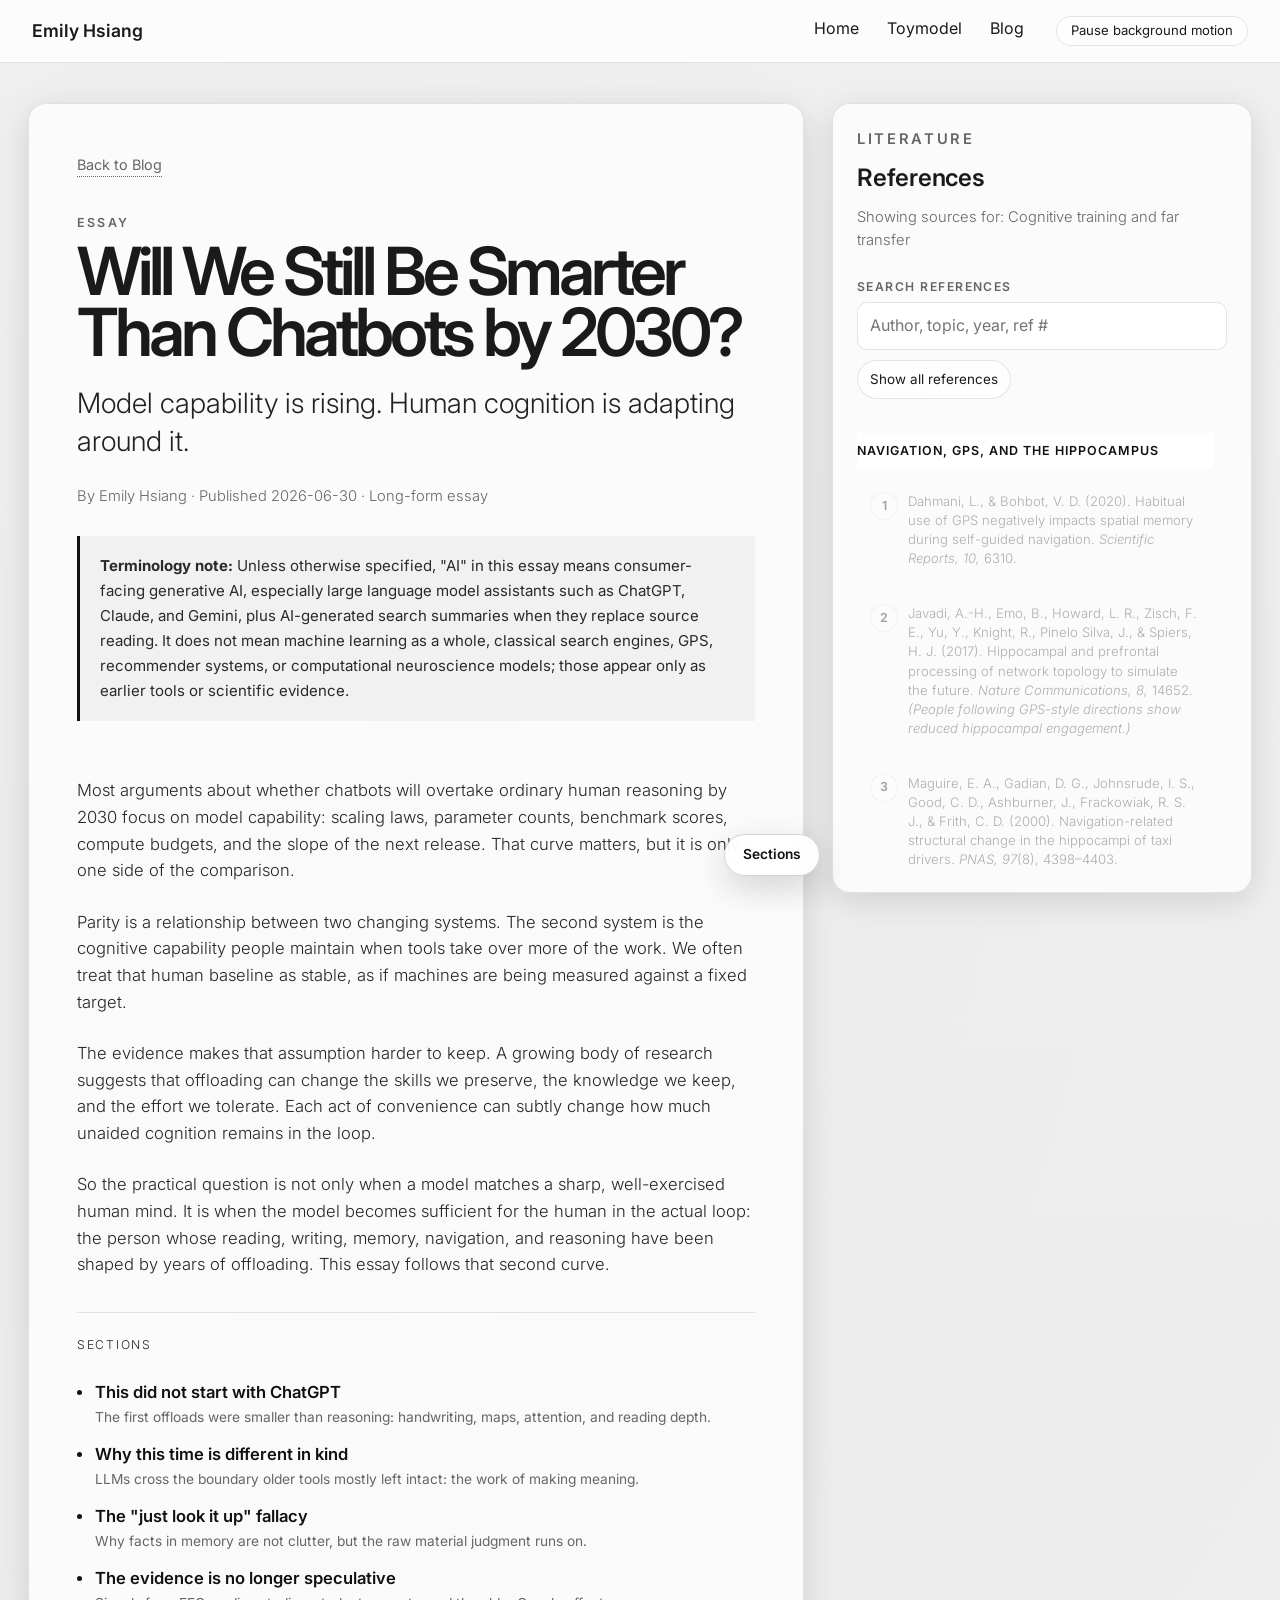
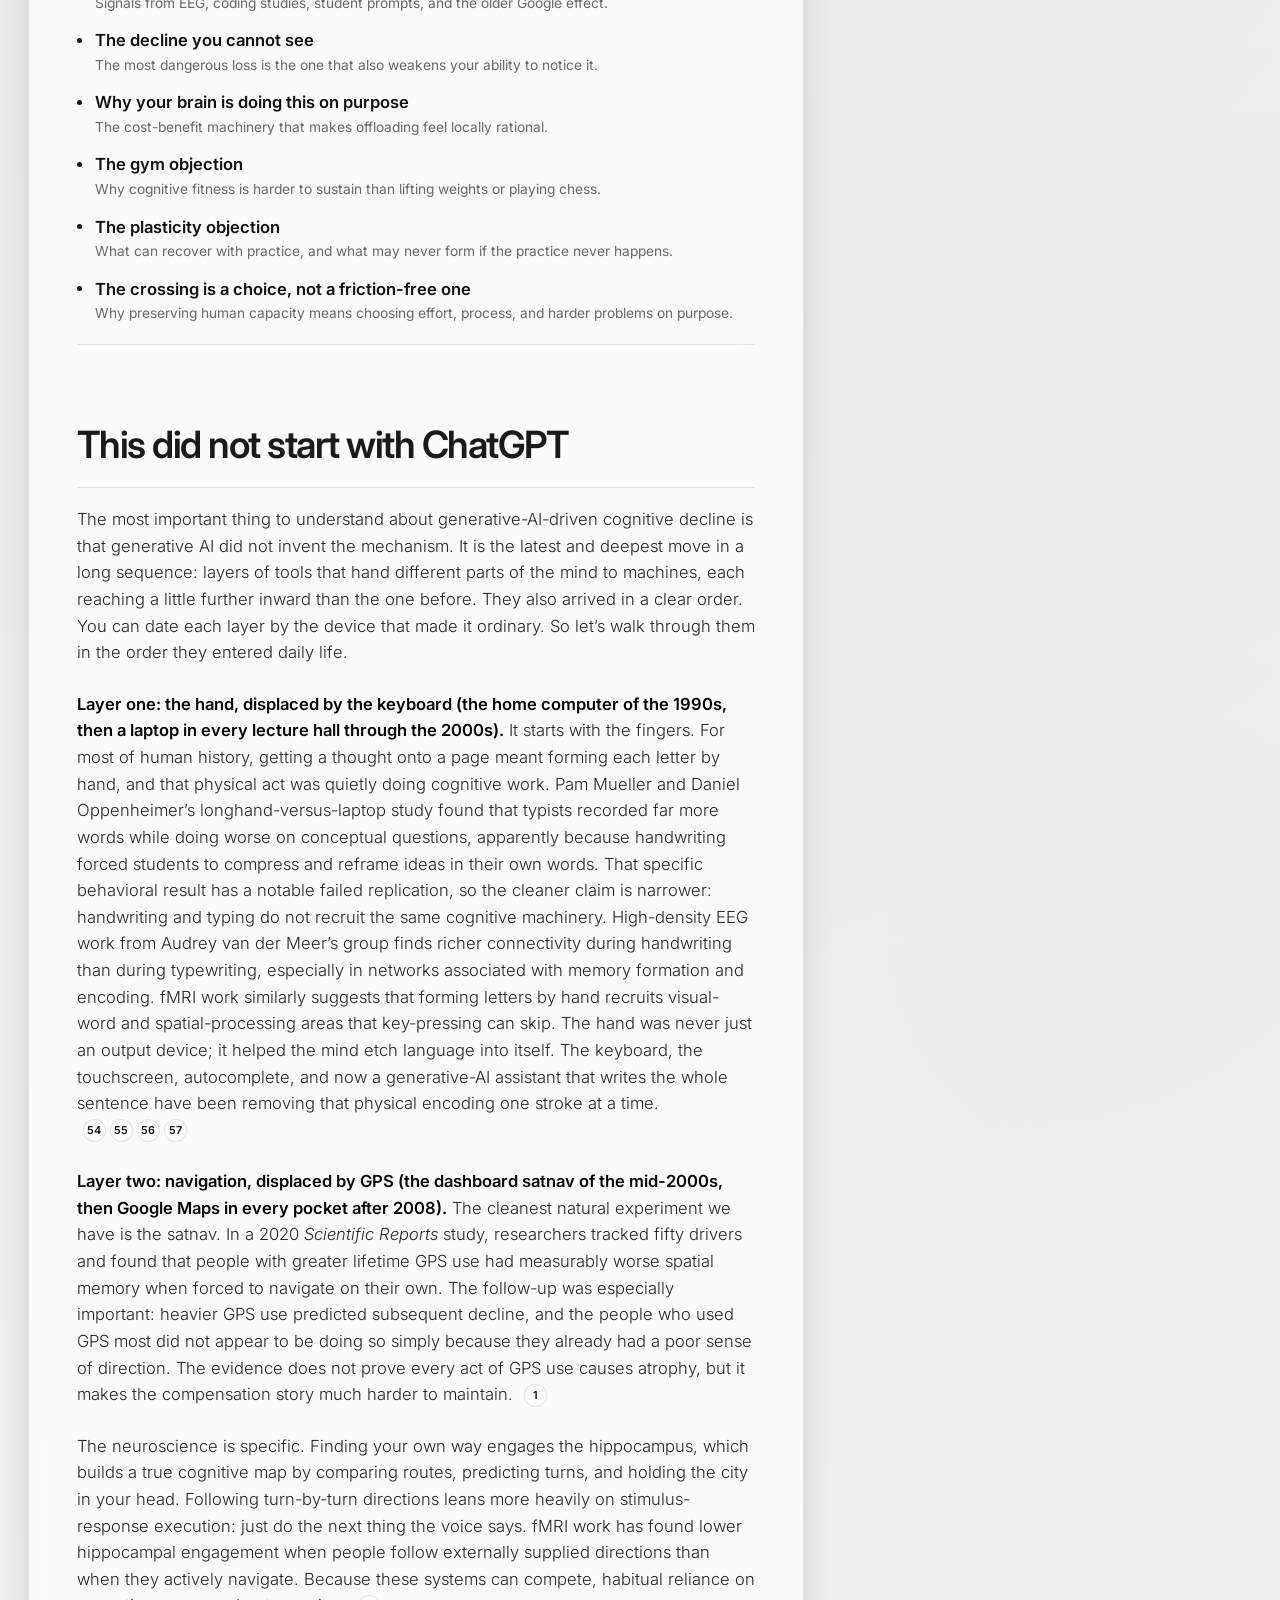
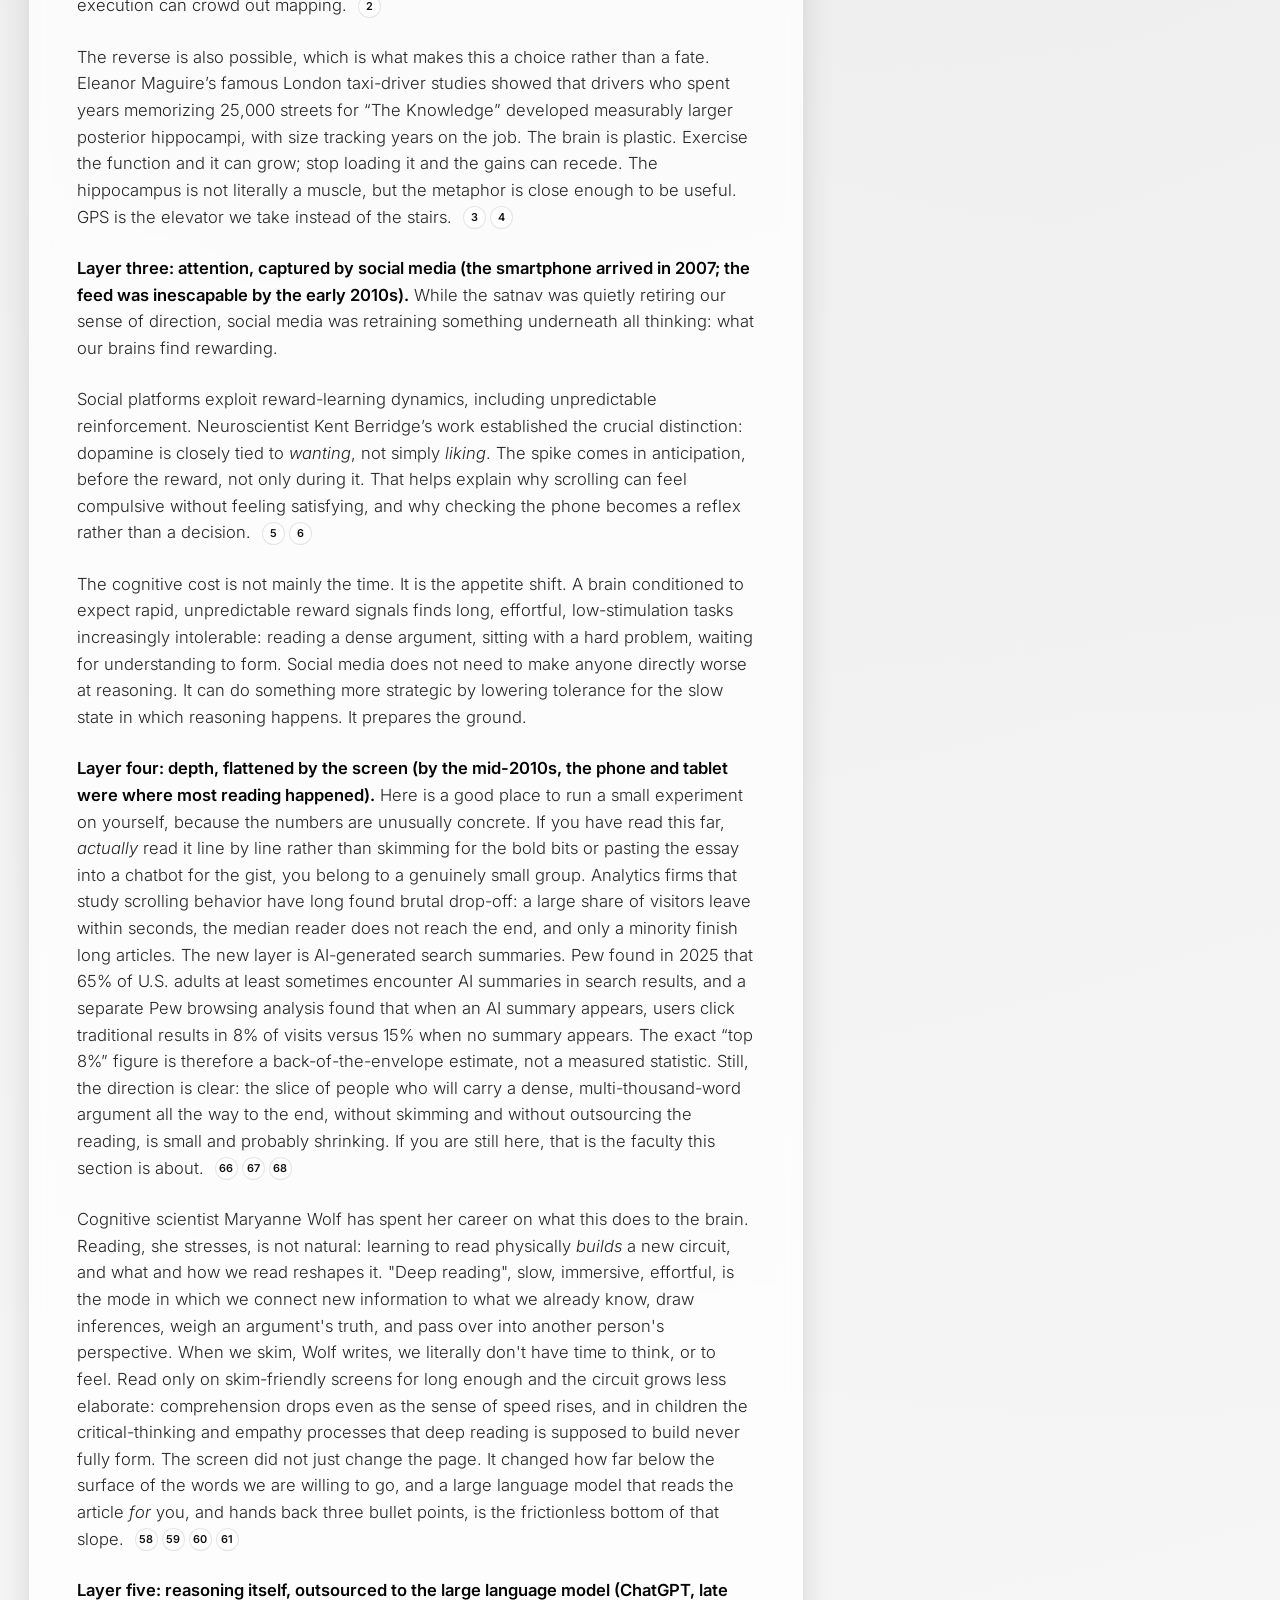
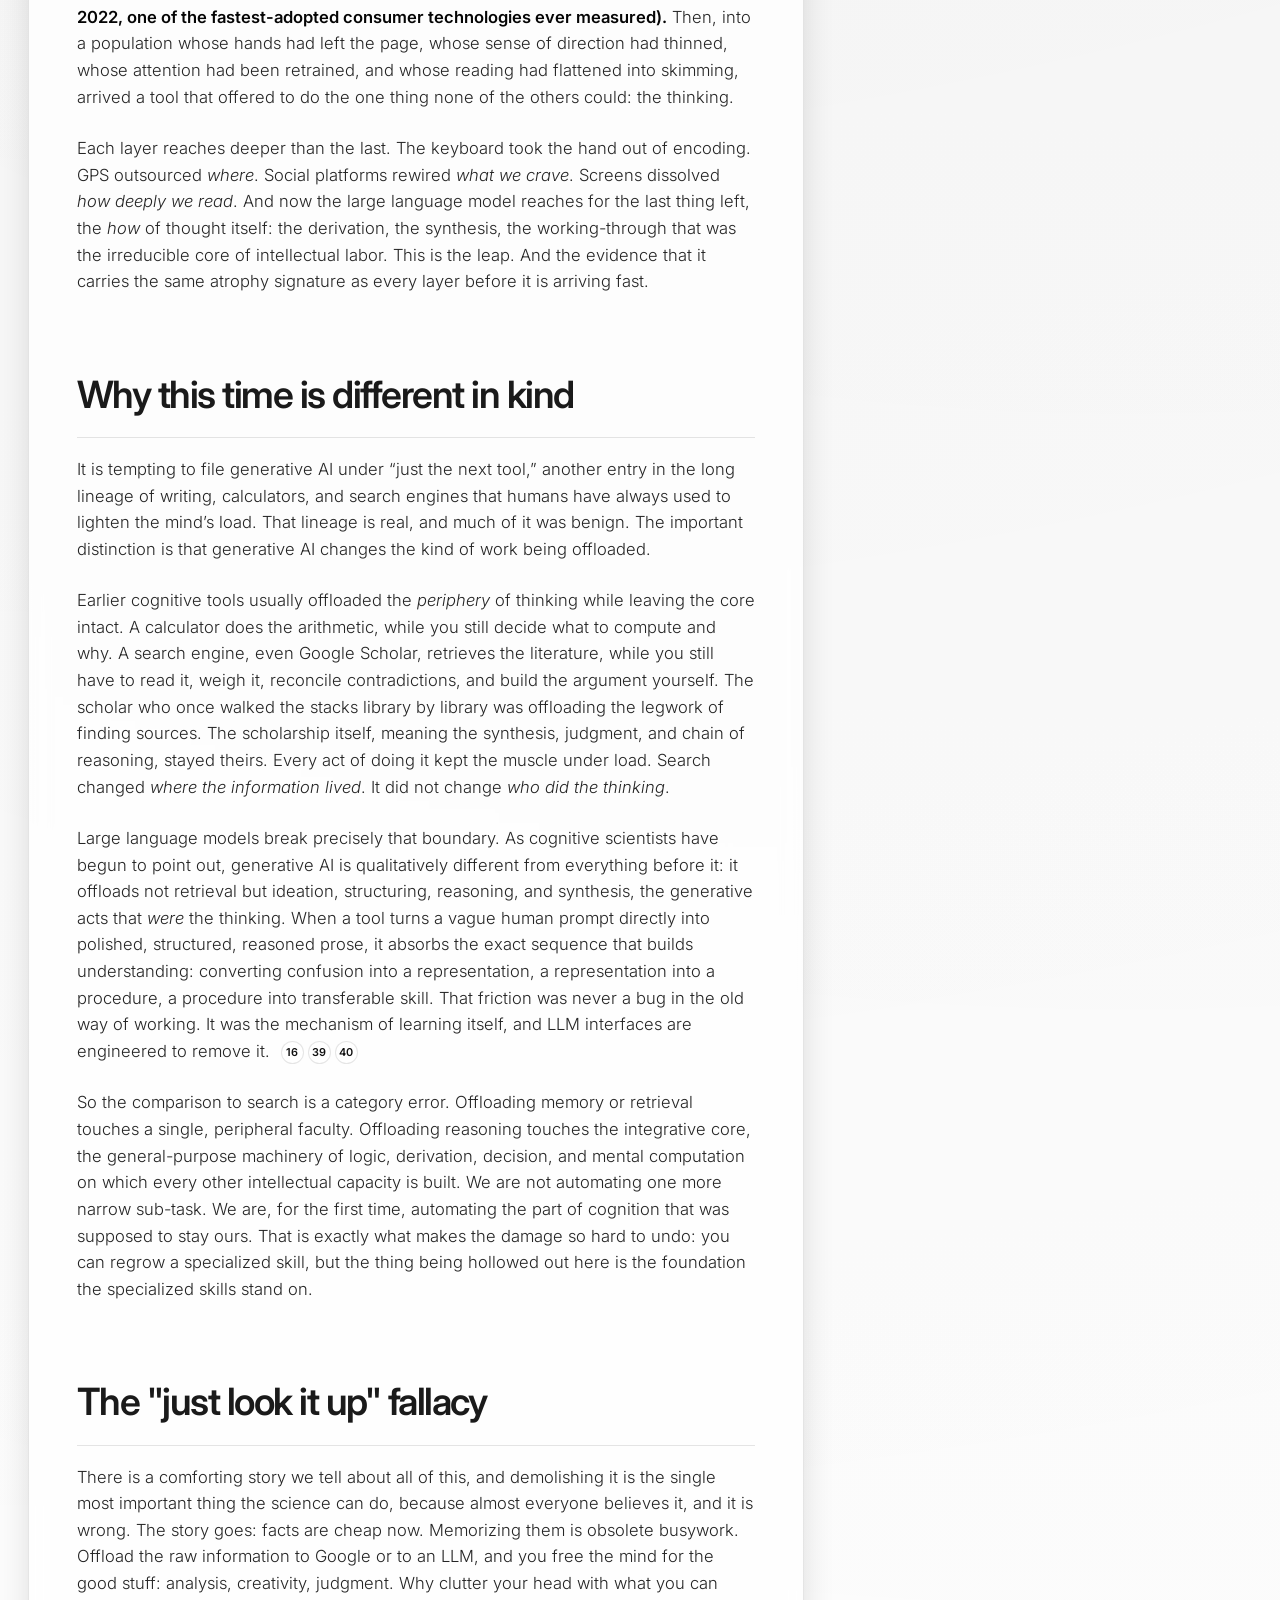
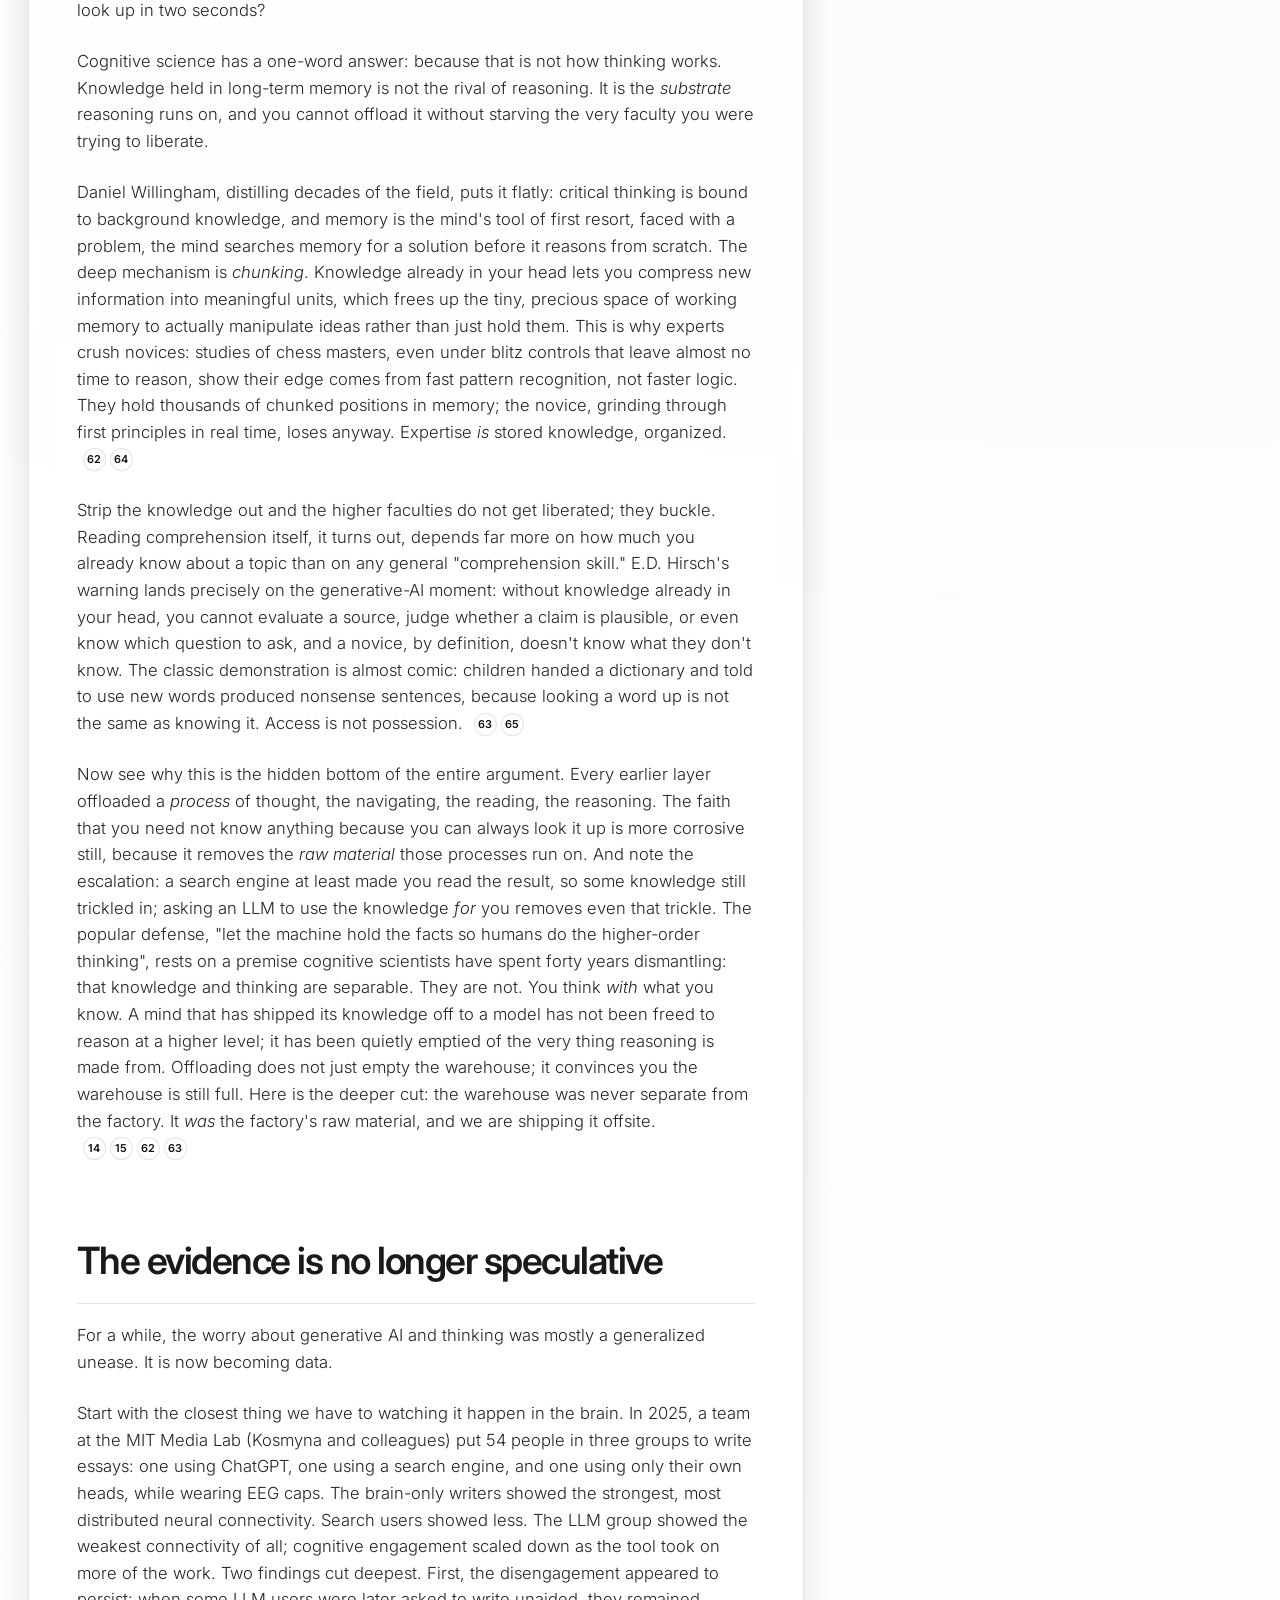
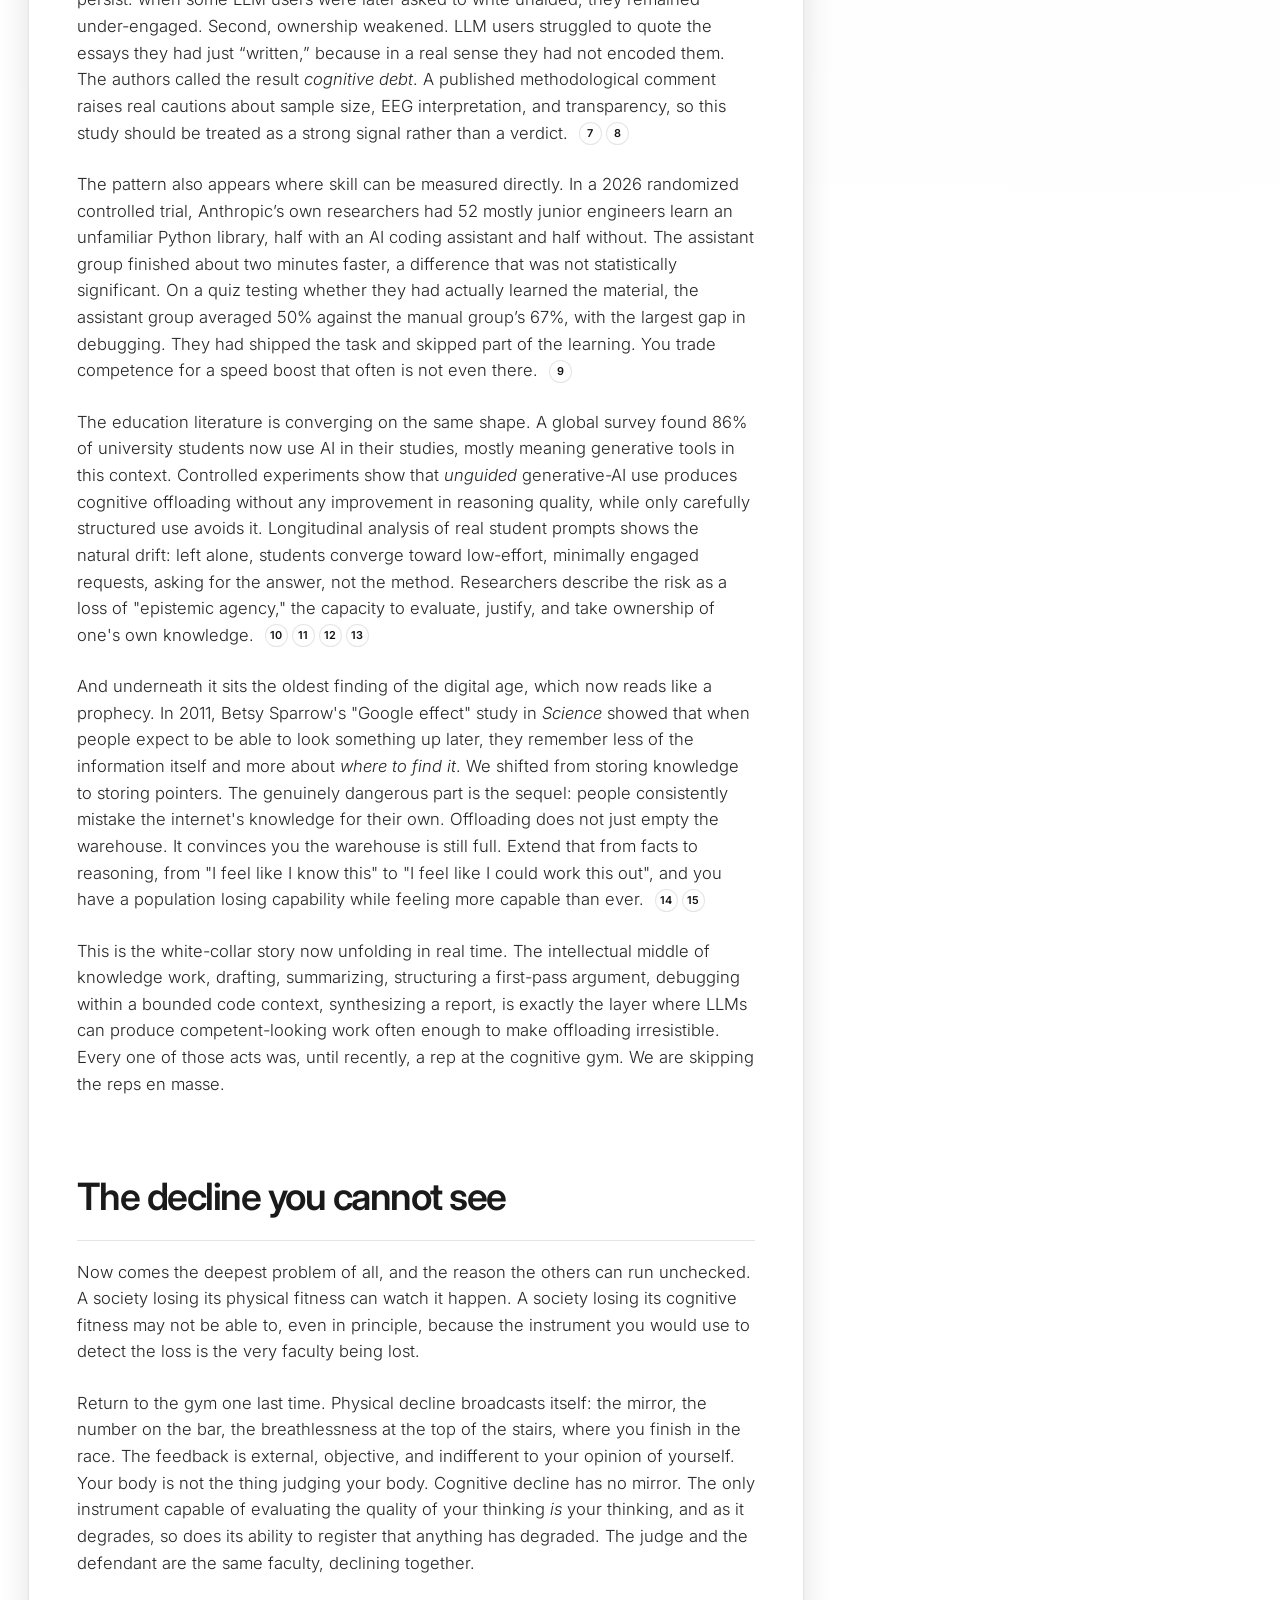
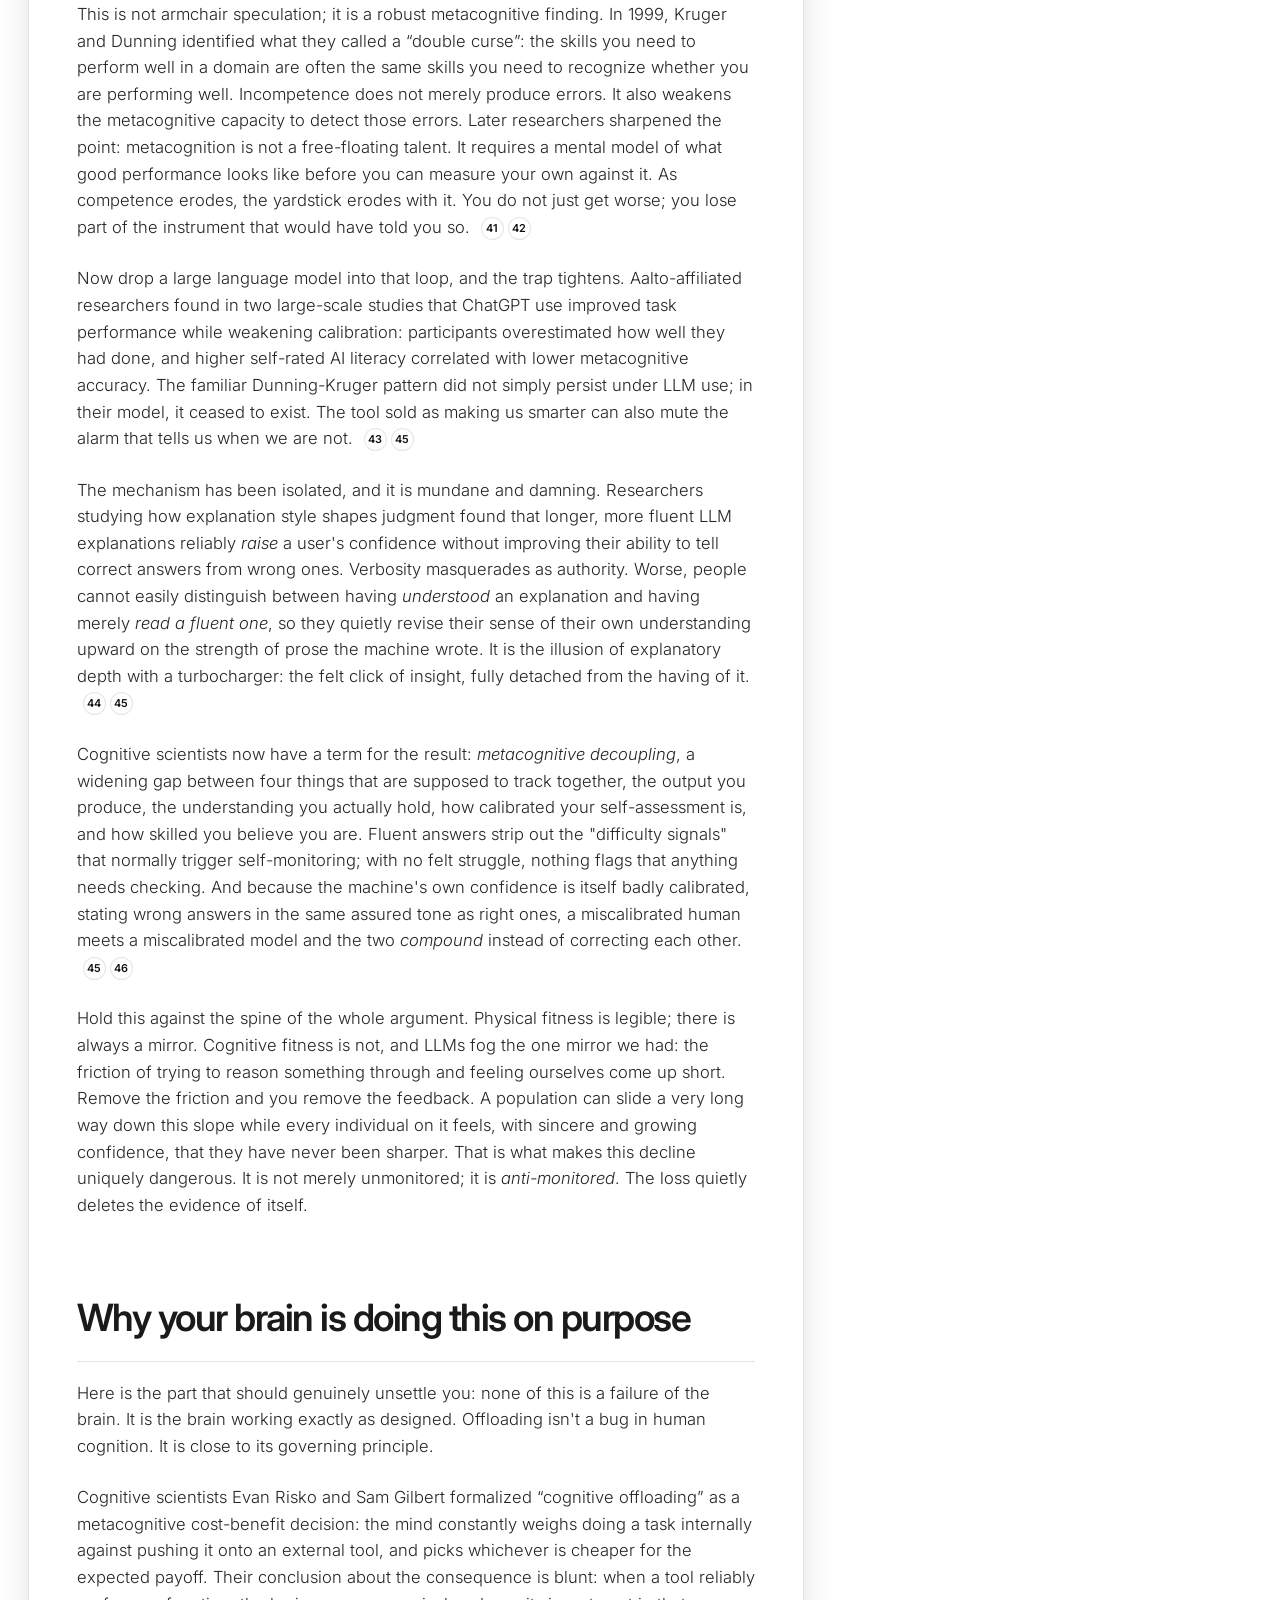
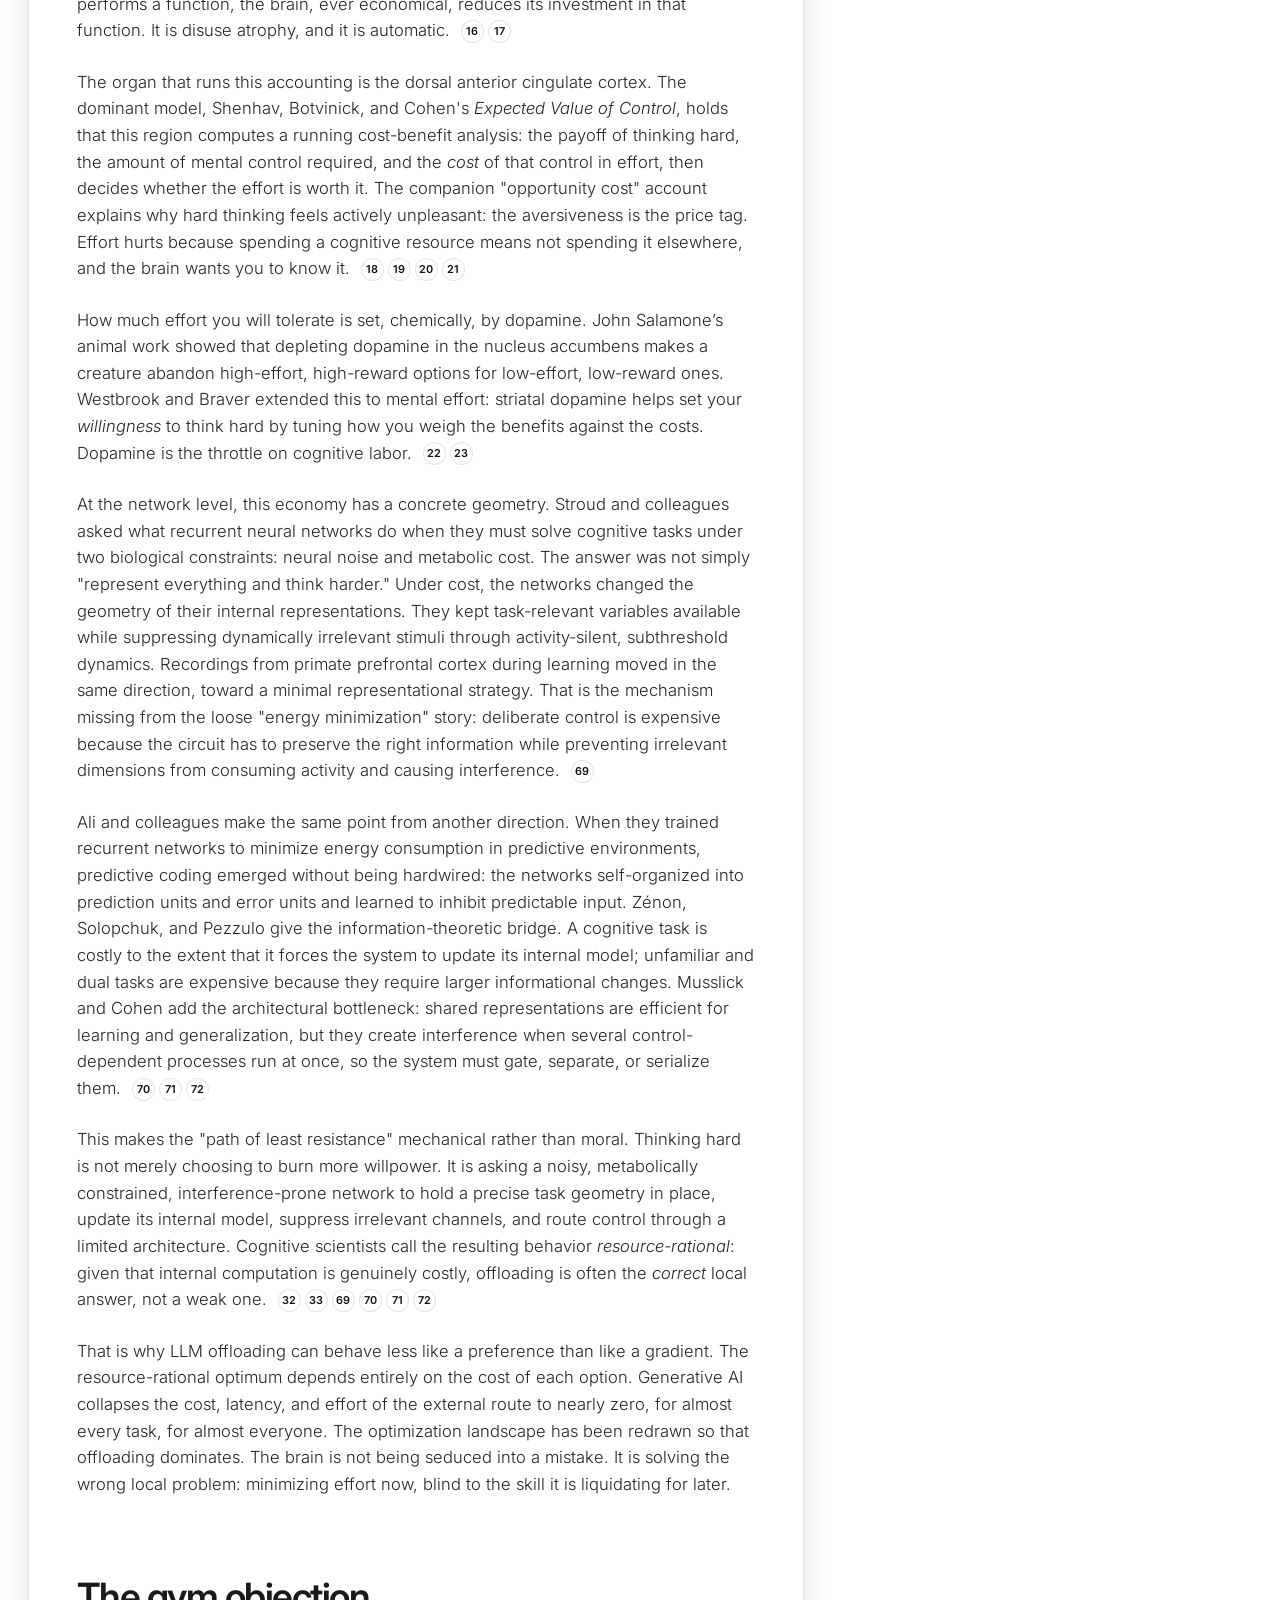
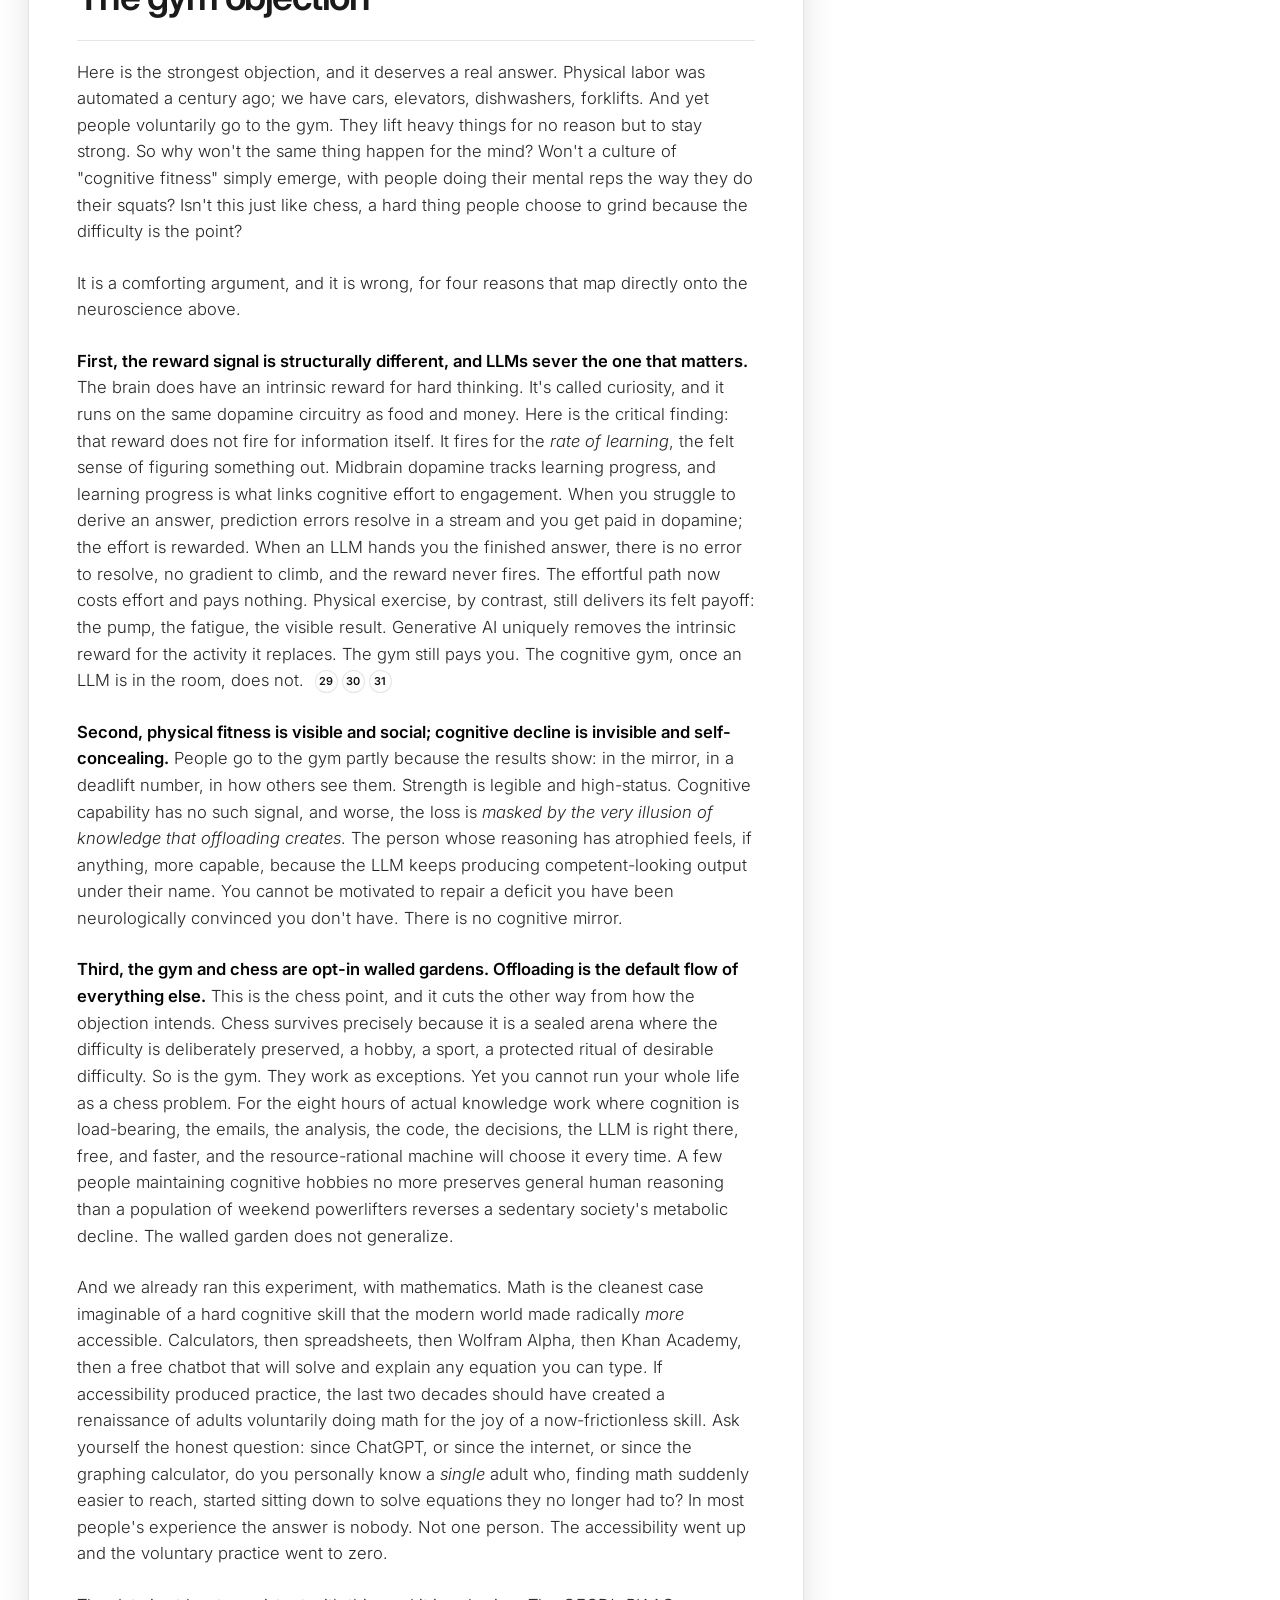
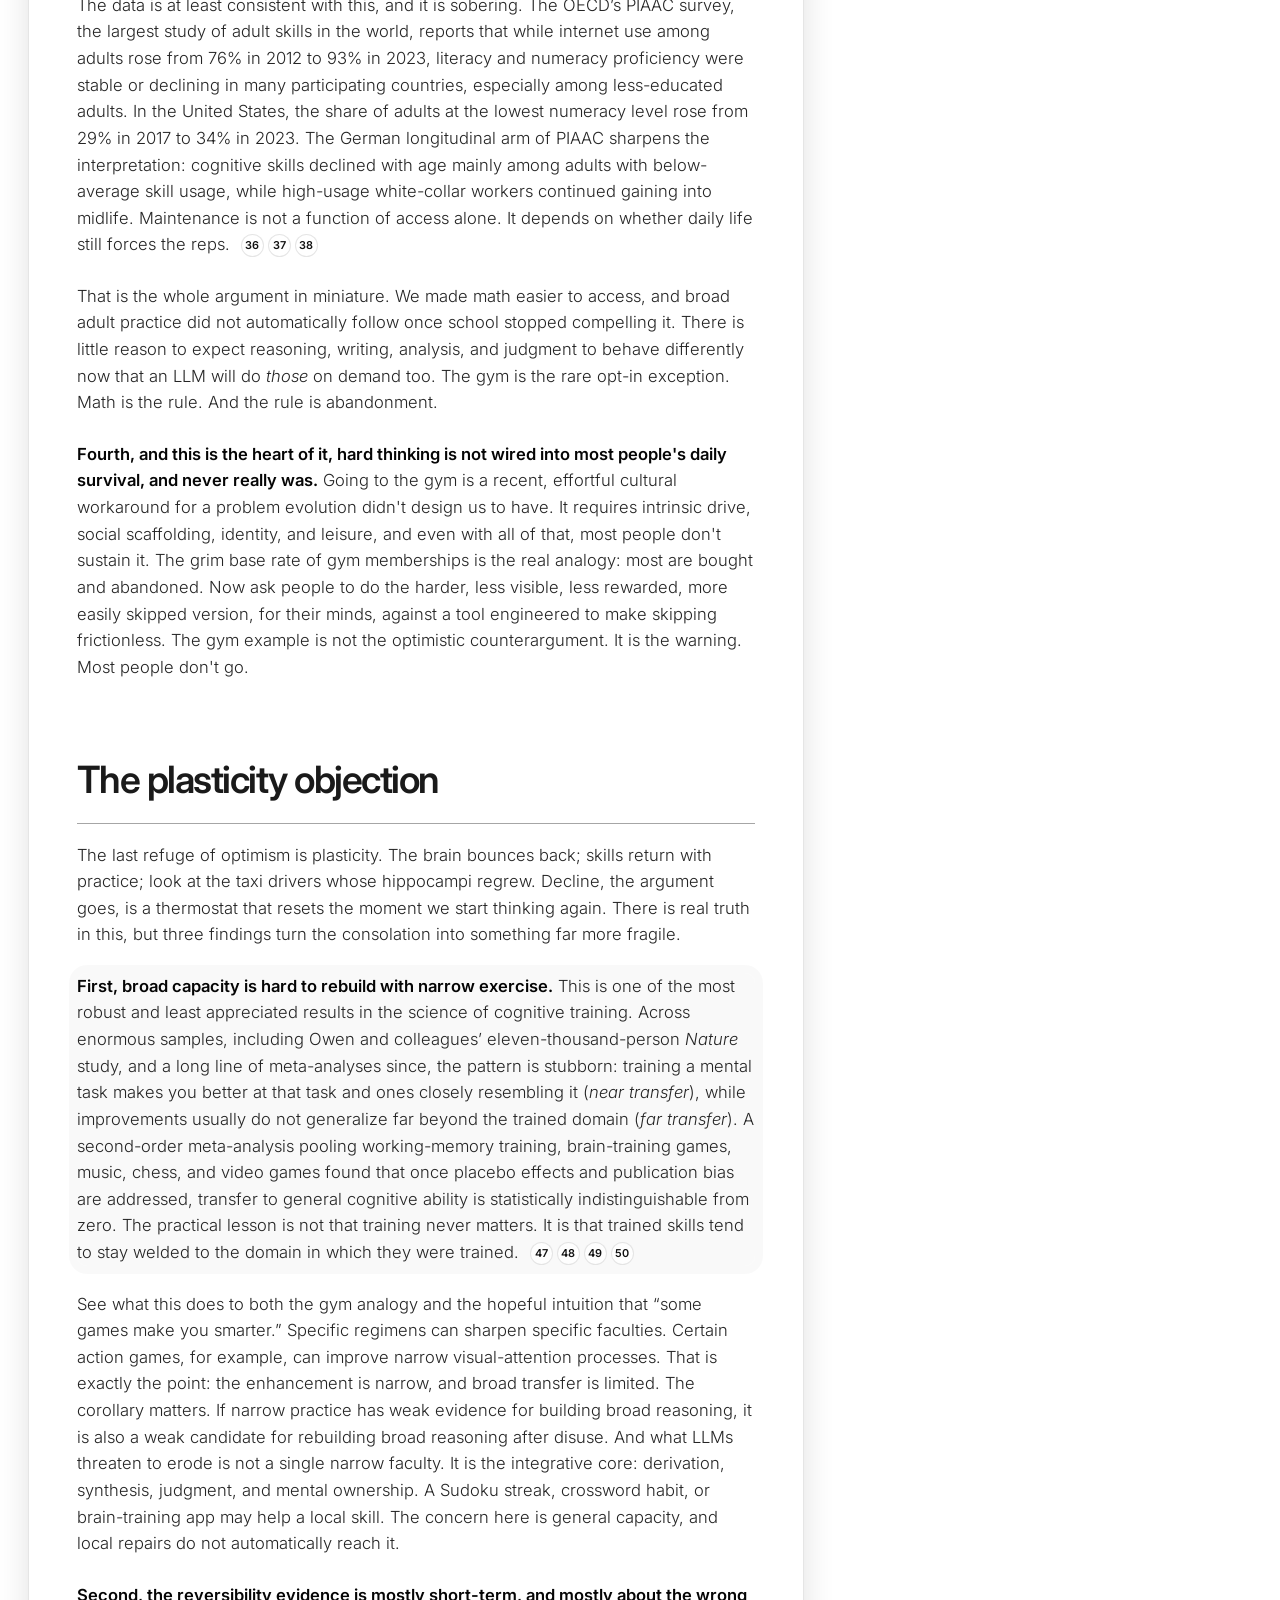
<file: articles/will-we-still-be-smarter-than-chatbots-by-2030.html>
<!DOCTYPE html>
<html lang="en">
<head>
    <meta charset="UTF-8">
    <meta name="viewport" content="width=device-width, initial-scale=1.0">
    <title>Will We Still Be Smarter Than Chatbots by 2030? — Emily Hsiang</title>
    <meta name="author" content="Emily Hsiang">
    <meta name="description" content="A neuroscience-informed essay on how LLM offloading, metacognitive debt, and cognitive effort may reshape the practical human-machine parity threshold.">
    <meta name="robots" content="index,follow,max-image-preview:large">
    <meta name="theme-color" content="#ffffff">
    <link rel="canonical" href="https://emilyhsiang.com/articles/will-we-still-be-smarter-than-chatbots-by-2030.html">
    <meta property="og:type" content="article">
    <meta property="og:locale" content="en_US">
    <meta property="og:site_name" content="Emily Hsiang">
    <meta property="og:title" content="Will We Still Be Smarter Than Chatbots by 2030?">
    <meta property="og:description" content="A neuroscience-informed essay on how LLM offloading, metacognitive debt, and cognitive effort may reshape the practical human-machine parity threshold.">
    <meta property="og:url" content="https://emilyhsiang.com/articles/will-we-still-be-smarter-than-chatbots-by-2030.html">
    <meta property="og:image" content="https://emilyhsiang.com/assets/images/eh-cropped.png">
    <meta property="og:image:width" content="904">
    <meta property="og:image:height" content="1024">
    <meta property="og:image:alt" content="Portrait of Emily Hsiang">
    <meta property="article:author" content="Emily Hsiang">
    <meta property="article:section" content="Cognition and AI">
    <meta property="article:tag" content="large language models">
    <meta property="article:tag" content="cognitive offloading">
    <meta property="article:tag" content="metacognition">
    <meta property="article:tag" content="human-machine parity">
    <meta property="article:published_time" content="2026-06-30">
    <meta property="article:modified_time" content="2026-07-06">
    <meta name="twitter:card" content="summary">
    <meta name="twitter:title" content="Will We Still Be Smarter Than Chatbots by 2030?">
    <meta name="twitter:description" content="A neuroscience-informed essay on how LLM offloading, metacognitive debt, and cognitive effort may reshape the practical human-machine parity threshold.">
    <meta name="twitter:image" content="https://emilyhsiang.com/assets/images/eh-cropped.png">
    <meta name="twitter:image:alt" content="Portrait of Emily Hsiang">
    <link rel="icon" type="image/png" href="../assets/images/eh-cropped.png">
    <link rel="stylesheet" href="../style.css">
    <link rel="preconnect" href="https://fonts.googleapis.com">
    <link rel="preconnect" href="https://fonts.gstatic.com" crossorigin>
    <link href="https://fonts.googleapis.com/css2?family=Inter:wght@300;400;600&amp;display=swap" rel="stylesheet">
    <link rel="stylesheet" href="https://cdnjs.cloudflare.com/ajax/libs/font-awesome/6.4.0/css/all.min.css">
    <script type="application/ld+json">
    {
        "@context": "https://schema.org",
        "@type": "BlogPosting",
        "@id": "https://emilyhsiang.com/articles/will-we-still-be-smarter-than-chatbots-by-2030.html#article",
        "url": "https://emilyhsiang.com/articles/will-we-still-be-smarter-than-chatbots-by-2030.html",
        "headline": "Will We Still Be Smarter Than Chatbots by 2030?",
        "description": "A neuroscience-informed essay on how LLM offloading, metacognitive debt, and cognitive effort may reshape the practical human-machine parity threshold.",
        "datePublished": "2026-06-30",
        "dateModified": "2026-07-06",
        "inLanguage": "en-US",
        "image": {
            "@type": "ImageObject",
            "url": "https://emilyhsiang.com/assets/images/eh-cropped.png",
            "width": 904,
            "height": 1024,
            "caption": "Portrait of Emily Hsiang"
        },
        "keywords": [
            "large language models",
            "cognitive offloading",
            "metacognition",
            "human-machine parity",
            "AI and cognition",
            "deep reading",
            "cognitive effort"
        ],
        "articleSection": [
            "Cognition",
            "Generative AI",
            "Metacognition",
            "Learning"
        ],
        "about": [
            {
                "@type": "Thing",
                "name": "large language models"
            },
            {
                "@type": "Thing",
                "name": "cognitive offloading"
            },
            {
                "@type": "Thing",
                "name": "metacognition"
            },
            {
                "@type": "Thing",
                "name": "human-machine parity"
            }
        ],
        "author": {
            "@type": "Person",
            "@id": "https://emilyhsiang.com/#person",
            "name": "Emily Hsiang",
            "url": "https://emilyhsiang.com/"
        },
        "publisher": {
            "@type": "Person",
            "@id": "https://emilyhsiang.com/#person",
            "name": "Emily Hsiang",
            "url": "https://emilyhsiang.com/"
        },
        "mainEntityOfPage": {
            "@type": "WebPage",
            "@id": "https://emilyhsiang.com/articles/will-we-still-be-smarter-than-chatbots-by-2030.html"
        },
        "isPartOf": {
            "@type": "Blog",
            "@id": "https://emilyhsiang.com/blog.html#blog"
        }
    }
    </script>
</head>
<body class="article-page">
    <canvas id="matrix-bg"></canvas>

    <nav class="navbar">
        <a href="../index.html" class="nav-brand">Emily Hsiang</a>
        <div class="nav-links">
            <a href="../index.html">Home</a>
            <a href="../index.html#toymodel">Toymodel</a>
            <a href="../blog.html">Blog</a>
            <button class="background-motion-toggle" type="button" aria-pressed="true">Pause background motion</button>
        </div>
    </nav>

    <main class="article-shell">
        <article class="article-card">
            <a class="back-link" href="../blog.html">Back to Blog</a>
            <header class="article-header">
                <p class="eyebrow">Essay</p>
                <h1>Will We Still Be Smarter Than Chatbots by 2030?</h1>
                <p class="article-dek">Model capability is rising. Human cognition is adapting around it.</p>
                <p class="article-meta">By Emily Hsiang · Published <time datetime="2026-06-30">2026-06-30</time> · Long-form essay</p>
                <div class="article-disclaimer">
                    <strong>Terminology note:</strong> Unless otherwise specified, "AI" in this essay means consumer-facing generative AI, especially large language model assistants such as ChatGPT, Claude, and Gemini, plus AI-generated search summaries when they replace source reading. It does not mean machine learning as a whole, classical search engines, GPS, recommender systems, or computational neuroscience models; those appear only as earlier tools or scientific evidence.
                </div>
            </header>

            <div class="article-body">
                    <p>Most arguments about whether chatbots will overtake ordinary human reasoning by 2030 focus on model capability: scaling laws, parameter counts, benchmark scores, compute budgets, and the slope of the next release. That curve matters, but it is only one side of the comparison.</p>
                    <p>Parity is a relationship between two changing systems. The second system is the cognitive capability people maintain when tools take over more of the work. We often treat that human baseline as stable, as if machines are being measured against a fixed target.</p>
                    <p>The evidence makes that assumption harder to keep. A growing body of research suggests that offloading can change the skills we preserve, the knowledge we keep, and the effort we tolerate. Each act of convenience can subtly change how much unaided cognition remains in the loop.</p>
                    <p>So the practical question is not only when a model matches a sharp, well-exercised human mind. It is when the model becomes sufficient for the human in the actual loop: the person whose reading, writing, memory, navigation, and reasoning have been shaped by years of offloading. This essay follows that second curve.</p>
                <nav id="essay-sections" class="article-outline" aria-label="Essay sections">
                    <p class="article-outline-label">Sections</p>
                    <ul>
                        <li>
                            <a href="#this-did-not-start-with-chatgpt">This did not start with ChatGPT</a>
                            <span>The first offloads were smaller than reasoning: handwriting, maps, attention, and reading depth.</span>
                        </li>
                        <li>
                            <a href="#why-this-time-is-different-in-kind">Why this time is different in kind</a>
                            <span>LLMs cross the boundary older tools mostly left intact: the work of making meaning.</span>
                        </li>
                        <li>
                            <a href="#the-just-look-it-up-fallacy">The "just look it up" fallacy</a>
                            <span>Why facts in memory are not clutter, but the raw material judgment runs on.</span>
                        </li>
                        <li>
                            <a href="#the-evidence-is-no-longer-speculative">The evidence is no longer speculative</a>
                            <span>Signals from EEG, coding studies, student prompts, and the older Google effect.</span>
                        </li>
                        <li>
                            <a href="#the-decline-you-cannot-see">The decline you cannot see</a>
                            <span>The most dangerous loss is the one that also weakens your ability to notice it.</span>
                        </li>
                        <li>
                            <a href="#why-your-brain-is-doing-this-on-purpose">Why your brain is doing this on purpose</a>
                            <span>The cost-benefit machinery that makes offloading feel locally rational.</span>
                        </li>
                        <li>
                            <a href="#the-gym-objection">The gym objection</a>
                            <span>Why cognitive fitness is harder to sustain than lifting weights or playing chess.</span>
                        </li>
                        <li>
                            <a href="#the-plasticity-objection">The plasticity objection</a>
                            <span>What can recover with practice, and what may never form if the practice never happens.</span>
                        </li>
                        <li>
                            <a href="#the-crossing-arrives-in-the-middle">The crossing is a choice, not a friction-free one</a>
                            <span>Why preserving human capacity means choosing effort, process, and harder problems on purpose.</span>
                        </li>
                    </ul>
                </nav>
                <section class="article-section" id="this-did-not-start-with-chatgpt" data-refs="1,2,3,4,5,6,54,55,56,57,58,59,60,61,66,67,68">
                    <h2>This did not start with ChatGPT</h2>
                    <p>The most important thing to understand about generative-AI-driven cognitive decline is that generative AI did not invent the mechanism. It is the latest and deepest move in a long sequence: layers of tools that hand different parts of the mind to machines, each reaching a little further inward than the one before. They also arrived in a clear order. You can date each layer by the device that made it ordinary. So let’s walk through them in the order they entered daily life.</p>
                    <p data-refs="54,55,56,57" data-ref-label="Handwriting and cognitive encoding"><strong>Layer one: the hand, displaced by the keyboard (the home computer of the 1990s, then a laptop in every lecture hall through the 2000s).</strong> It starts with the fingers. For most of human history, getting a thought onto a page meant forming each letter by hand, and that physical act was quietly doing cognitive work. Pam Mueller and Daniel Oppenheimer’s longhand-versus-laptop study found that typists recorded far more words while doing worse on conceptual questions, apparently because handwriting forced students to compress and reframe ideas in their own words. That specific behavioral result has a notable failed replication, so the cleaner claim is narrower: handwriting and typing do not recruit the same cognitive machinery. High-density EEG work from Audrey van der Meer’s group finds richer connectivity during handwriting than during typewriting, especially in networks associated with memory formation and encoding. fMRI work similarly suggests that forming letters by hand recruits visual-word and spatial-processing areas that key-pressing can skip. The hand was never just an output device; it helped the mind etch language into itself. The keyboard, the touchscreen, autocomplete, and now a generative-AI assistant that writes the whole sentence have been removing that physical encoding one stroke at a time. <span class="paragraph-refs" aria-label="References"><a class="ref-chip inline-ref" href="#ref-54" data-ref-link="54" aria-label="Show reference 54">54</a> <a class="ref-chip inline-ref" href="#ref-55" data-ref-link="55" aria-label="Show reference 55">55</a> <a class="ref-chip inline-ref" href="#ref-56" data-ref-link="56" aria-label="Show reference 56">56</a> <a class="ref-chip inline-ref" href="#ref-57" data-ref-link="57" aria-label="Show reference 57">57</a></span></p>
                    <p data-refs="1" data-ref-label="GPS use and spatial memory"><strong>Layer two: navigation, displaced by GPS (the dashboard satnav of the mid-2000s, then Google Maps in every pocket after 2008).</strong> The cleanest natural experiment we have is the satnav. In a 2020 <em>Scientific Reports</em> study, researchers tracked fifty drivers and found that people with greater lifetime GPS use had measurably worse spatial memory when forced to navigate on their own. The follow-up was especially important: heavier GPS use predicted subsequent decline, and the people who used GPS most did not appear to be doing so simply because they already had a poor sense of direction. The evidence does not prove every act of GPS use causes atrophy, but it makes the compensation story much harder to maintain. <span class="paragraph-refs" aria-label="Reference"><a class="ref-chip inline-ref" href="#ref-1" data-ref-link="1" aria-label="Show reference 1">1</a></span></p>
                    <p data-refs="2" data-ref-label="Navigation and hippocampal engagement">The neuroscience is specific. Finding your own way engages the hippocampus, which builds a true cognitive map by comparing routes, predicting turns, and holding the city in your head. Following turn-by-turn directions leans more heavily on stimulus-response execution: just do the next thing the voice says. fMRI work has found lower hippocampal engagement when people follow externally supplied directions than when they actively navigate. Because these systems can compete, habitual reliance on execution can crowd out mapping. <span class="paragraph-refs" aria-label="Reference"><a class="ref-chip inline-ref" href="#ref-2" data-ref-link="2" aria-label="Show reference 2">2</a></span></p>
                    <p data-refs="3,4" data-ref-label="Taxi drivers and hippocampal plasticity">The reverse is also possible, which is what makes this a choice rather than a fate. Eleanor Maguire’s famous London taxi-driver studies showed that drivers who spent years memorizing 25,000 streets for “The Knowledge” developed measurably larger posterior hippocampi, with size tracking years on the job. The brain is plastic. Exercise the function and it can grow; stop loading it and the gains can recede. The hippocampus is not literally a muscle, but the metaphor is close enough to be useful. GPS is the elevator we take instead of the stairs. <span class="paragraph-refs" aria-label="References"><a class="ref-chip inline-ref" href="#ref-3" data-ref-link="3" aria-label="Show reference 3">3</a> <a class="ref-chip inline-ref" href="#ref-4" data-ref-link="4" aria-label="Show reference 4">4</a></span></p>
                    <p><strong>Layer three: attention, captured by social media (the smartphone arrived in 2007; the feed was inescapable by the early 2010s).</strong> While the satnav was quietly retiring our sense of direction, social media was retraining something underneath all thinking: what our brains find rewarding.</p>
                    <p data-refs="5,6" data-ref-label="Reward learning and dopamine">Social platforms exploit reward-learning dynamics, including unpredictable reinforcement. Neuroscientist Kent Berridge’s work established the crucial distinction: dopamine is closely tied to <em>wanting</em>, not simply <em>liking</em>. The spike comes in anticipation, before the reward, not only during it. That helps explain why scrolling can feel compulsive without feeling satisfying, and why checking the phone becomes a reflex rather than a decision. <span class="paragraph-refs" aria-label="References"><a class="ref-chip inline-ref" href="#ref-5" data-ref-link="5" aria-label="Show reference 5">5</a> <a class="ref-chip inline-ref" href="#ref-6" data-ref-link="6" aria-label="Show reference 6">6</a></span></p>
                    <p>The cognitive cost is not mainly the time. It is the appetite shift. A brain conditioned to expect rapid, unpredictable reward signals finds long, effortful, low-stimulation tasks increasingly intolerable: reading a dense argument, sitting with a hard problem, waiting for understanding to form. Social media does not need to make anyone directly worse at reasoning. It can do something more strategic by lowering tolerance for the slow state in which reasoning happens. It prepares the ground.</p>
                    <p data-refs="66,67,68" data-ref-label="Reading drop-off and AI summaries"><strong>Layer four: depth, flattened by the screen (by the mid-2010s, the phone and tablet were where most reading happened).</strong> Here is a good place to run a small experiment on yourself, because the numbers are unusually concrete. If you have read this far, <em>actually</em> read it line by line rather than skimming for the bold bits or pasting the essay into a chatbot for the gist, you belong to a genuinely small group. Analytics firms that study scrolling behavior have long found brutal drop-off: a large share of visitors leave within seconds, the median reader does not reach the end, and only a minority finish long articles. The new layer is AI-generated search summaries. Pew found in 2025 that 65% of U.S. adults at least sometimes encounter AI summaries in search results, and a separate Pew browsing analysis found that when an AI summary appears, users click traditional results in 8% of visits versus 15% when no summary appears. The exact “top 8%” figure is therefore a back-of-the-envelope estimate, not a measured statistic. Still, the direction is clear: the slice of people who will carry a dense, multi-thousand-word argument all the way to the end, without skimming and without outsourcing the reading, is small and probably shrinking. If you are still here, that is the faculty this section is about. <span class="paragraph-refs" aria-label="References"><a class="ref-chip inline-ref" href="#ref-66" data-ref-link="66" aria-label="Show reference 66">66</a> <a class="ref-chip inline-ref" href="#ref-67" data-ref-link="67" aria-label="Show reference 67">67</a> <a class="ref-chip inline-ref" href="#ref-68" data-ref-link="68" aria-label="Show reference 68">68</a></span></p>
                    <p data-refs="58,59,60,61" data-ref-label="Deep reading and screen reading">Cognitive scientist Maryanne Wolf has spent her career on what this does to the brain. Reading, she stresses, is not natural: learning to read physically <em>builds</em> a new circuit, and what and how we read reshapes it. "Deep reading", slow, immersive, effortful, is the mode in which we connect new information to what we already know, draw inferences, weigh an argument's truth, and pass over into another person's perspective. When we skim, Wolf writes, we literally don't have time to think, or to feel. Read only on skim-friendly screens for long enough and the circuit grows less elaborate: comprehension drops even as the sense of speed rises, and in children the critical-thinking and empathy processes that deep reading is supposed to build never fully form. The screen did not just change the page. It changed how far below the surface of the words we are willing to go, and a large language model that reads the article <em>for</em> you, and hands back three bullet points, is the frictionless bottom of that slope. <span class="paragraph-refs" aria-label="References"><a class="ref-chip inline-ref" href="#ref-58" data-ref-link="58" aria-label="Show reference 58">58</a> <a class="ref-chip inline-ref" href="#ref-59" data-ref-link="59" aria-label="Show reference 59">59</a> <a class="ref-chip inline-ref" href="#ref-60" data-ref-link="60" aria-label="Show reference 60">60</a> <a class="ref-chip inline-ref" href="#ref-61" data-ref-link="61" aria-label="Show reference 61">61</a></span></p>
                    <p><strong>Layer five: reasoning itself, outsourced to the large language model (ChatGPT, late 2022, one of the fastest-adopted consumer technologies ever measured).</strong> Then, into a population whose hands had left the page, whose sense of direction had thinned, whose attention had been retrained, and whose reading had flattened into skimming, arrived a tool that offered to do the one thing none of the others could: the thinking.</p>
                    <p>Each layer reaches deeper than the last. The keyboard took the hand out of encoding. GPS outsourced <em>where</em>. Social platforms rewired <em>what we crave</em>. Screens dissolved <em>how deeply we read</em>. And now the large language model reaches for the last thing left, the <em>how</em> of thought itself: the derivation, the synthesis, the working-through that was the irreducible core of intellectual labor. This is the leap. And the evidence that it carries the same atrophy signature as every layer before it is arriving fast.</p>
                </section>
                <section class="article-section" id="why-this-time-is-different-in-kind" data-refs="16,39,40">
                    <h2>Why this time is different in kind</h2>
                    <p>It is tempting to file generative AI under “just the next tool,” another entry in the long lineage of writing, calculators, and search engines that humans have always used to lighten the mind’s load. That lineage is real, and much of it was benign. The important distinction is that generative AI changes the kind of work being offloaded.</p>
                    <p>Earlier cognitive tools usually offloaded the <em>periphery</em> of thinking while leaving the core intact. A calculator does the arithmetic, while you still decide what to compute and why. A search engine, even Google Scholar, retrieves the literature, while you still have to read it, weigh it, reconcile contradictions, and build the argument yourself. The scholar who once walked the stacks library by library was offloading the legwork of finding sources. The scholarship itself, meaning the synthesis, judgment, and chain of reasoning, stayed theirs. Every act of doing it kept the muscle under load. Search changed <em>where the information lived</em>. It did not change <em>who did the thinking</em>.</p>
                    <p data-refs="16,39,40" data-ref-label="Generative AI as reasoning offload">Large language models break precisely that boundary. As cognitive scientists have begun to point out, generative AI is qualitatively different from everything before it: it offloads not retrieval but ideation, structuring, reasoning, and synthesis, the generative acts that <em>were</em> the thinking. When a tool turns a vague human prompt directly into polished, structured, reasoned prose, it absorbs the exact sequence that builds understanding: converting confusion into a representation, a representation into a procedure, a procedure into transferable skill. That friction was never a bug in the old way of working. It was the mechanism of learning itself, and LLM interfaces are engineered to remove it. <span class="paragraph-refs" aria-label="References"><a class="ref-chip inline-ref" href="#ref-16" data-ref-link="16" aria-label="Show reference 16">16</a> <a class="ref-chip inline-ref" href="#ref-39" data-ref-link="39" aria-label="Show reference 39">39</a> <a class="ref-chip inline-ref" href="#ref-40" data-ref-link="40" aria-label="Show reference 40">40</a></span></p>
                    <p>So the comparison to search is a category error. Offloading memory or retrieval touches a single, peripheral faculty. Offloading reasoning touches the integrative core, the general-purpose machinery of logic, derivation, decision, and mental computation on which every other intellectual capacity is built. We are not automating one more narrow sub-task. We are, for the first time, automating the part of cognition that was supposed to stay ours. That is exactly what makes the damage so hard to undo: you can regrow a specialized skill, but the thing being hollowed out here is the foundation the specialized skills stand on.</p>
                </section>
                <section class="article-section" id="the-just-look-it-up-fallacy" data-refs="14,15,62,63,64,65">
                    <h2>The "just look it up" fallacy</h2>
                    <p>There is a comforting story we tell about all of this, and demolishing it is the single most important thing the science can do, because almost everyone believes it, and it is wrong. The story goes: facts are cheap now. Memorizing them is obsolete busywork. Offload the raw information to Google or to an LLM, and you free the mind for the good stuff: analysis, creativity, judgment. Why clutter your head with what you can look up in two seconds?</p>
                    <p>Cognitive science has a one-word answer: because that is not how thinking works. Knowledge held in long-term memory is not the rival of reasoning. It is the <em>substrate</em> reasoning runs on, and you cannot offload it without starving the very faculty you were trying to liberate.</p>
                    <p data-refs="62,64" data-ref-label="Knowledge, chunking, and expertise">Daniel Willingham, distilling decades of the field, puts it flatly: critical thinking is bound to background knowledge, and memory is the mind's tool of first resort, faced with a problem, the mind searches memory for a solution before it reasons from scratch. The deep mechanism is <em>chunking</em>. Knowledge already in your head lets you compress new information into meaningful units, which frees up the tiny, precious space of working memory to actually manipulate ideas rather than just hold them. This is why experts crush novices: studies of chess masters, even under blitz controls that leave almost no time to reason, show their edge comes from fast pattern recognition, not faster logic. They hold thousands of chunked positions in memory; the novice, grinding through first principles in real time, loses anyway. Expertise <em>is</em> stored knowledge, organized. <span class="paragraph-refs" aria-label="References"><a class="ref-chip inline-ref" href="#ref-62" data-ref-link="62" aria-label="Show reference 62">62</a> <a class="ref-chip inline-ref" href="#ref-64" data-ref-link="64" aria-label="Show reference 64">64</a></span></p>
                    <p data-refs="63,65" data-ref-label="Background knowledge and comprehension">Strip the knowledge out and the higher faculties do not get liberated; they buckle. Reading comprehension itself, it turns out, depends far more on how much you already know about a topic than on any general "comprehension skill." E.D. Hirsch's warning lands precisely on the generative-AI moment: without knowledge already in your head, you cannot evaluate a source, judge whether a claim is plausible, or even know which question to ask, and a novice, by definition, doesn't know what they don't know. The classic demonstration is almost comic: children handed a dictionary and told to use new words produced nonsense sentences, because looking a word up is not the same as knowing it. Access is not possession. <span class="paragraph-refs" aria-label="References"><a class="ref-chip inline-ref" href="#ref-63" data-ref-link="63" aria-label="Show reference 63">63</a> <a class="ref-chip inline-ref" href="#ref-65" data-ref-link="65" aria-label="Show reference 65">65</a></span></p>
                    <p data-refs="14,15,62,63" data-ref-label="Memory offloading and knowledge ownership">Now see why this is the hidden bottom of the entire argument. Every earlier layer offloaded a <em>process</em> of thought, the navigating, the reading, the reasoning. The faith that you need not know anything because you can always look it up is more corrosive still, because it removes the <em>raw material</em> those processes run on. And note the escalation: a search engine at least made you read the result, so some knowledge still trickled in; asking an LLM to use the knowledge <em>for</em> you removes even that trickle. The popular defense, "let the machine hold the facts so humans do the higher-order thinking", rests on a premise cognitive scientists have spent forty years dismantling: that knowledge and thinking are separable. They are not. You think <em>with</em> what you know. A mind that has shipped its knowledge off to a model has not been freed to reason at a higher level; it has been quietly emptied of the very thing reasoning is made from. Offloading does not just empty the warehouse; it convinces you the warehouse is still full. Here is the deeper cut: the warehouse was never separate from the factory. It <em>was</em> the factory's raw material, and we are shipping it offsite. <span class="paragraph-refs" aria-label="References"><a class="ref-chip inline-ref" href="#ref-14" data-ref-link="14" aria-label="Show reference 14">14</a> <a class="ref-chip inline-ref" href="#ref-15" data-ref-link="15" aria-label="Show reference 15">15</a> <a class="ref-chip inline-ref" href="#ref-62" data-ref-link="62" aria-label="Show reference 62">62</a> <a class="ref-chip inline-ref" href="#ref-63" data-ref-link="63" aria-label="Show reference 63">63</a></span></p>
                </section>
                <section class="article-section" id="the-evidence-is-no-longer-speculative" data-refs="7,8,9,10,11,12,13,14,15">
                    <h2>The evidence is no longer speculative</h2>
                    <p>For a while, the worry about generative AI and thinking was mostly a generalized unease. It is now becoming data.</p>
                    <p data-refs="7,8" data-ref-label="ChatGPT essay-writing EEG study">Start with the closest thing we have to watching it happen in the brain. In 2025, a team at the MIT Media Lab (Kosmyna and colleagues) put 54 people in three groups to write essays: one using ChatGPT, one using a search engine, and one using only their own heads, while wearing EEG caps. The brain-only writers showed the strongest, most distributed neural connectivity. Search users showed less. The LLM group showed the weakest connectivity of all; cognitive engagement scaled down as the tool took on more of the work. Two findings cut deepest. First, the disengagement appeared to persist: when some LLM users were later asked to write unaided, they remained under-engaged. Second, ownership weakened. LLM users struggled to quote the essays they had just “written,” because in a real sense they had not encoded them. The authors called the result <em>cognitive debt</em>. A published methodological comment raises real cautions about sample size, EEG interpretation, and transparency, so this study should be treated as a strong signal rather than a verdict. <span class="paragraph-refs" aria-label="References"><a class="ref-chip inline-ref" href="#ref-7" data-ref-link="7" aria-label="Show reference 7">7</a> <a class="ref-chip inline-ref" href="#ref-8" data-ref-link="8" aria-label="Show reference 8">8</a></span></p>
                    <p data-refs="9" data-ref-label="AI coding assistant skill-formation study">The pattern also appears where skill can be measured directly. In a 2026 randomized controlled trial, Anthropic’s own researchers had 52 mostly junior engineers learn an unfamiliar Python library, half with an AI coding assistant and half without. The assistant group finished about two minutes faster, a difference that was not statistically significant. On a quiz testing whether they had actually learned the material, the assistant group averaged 50% against the manual group’s 67%, with the largest gap in debugging. They had shipped the task and skipped part of the learning. You trade competence for a speed boost that often is not even there. <span class="paragraph-refs" aria-label="Reference"><a class="ref-chip inline-ref" href="#ref-9" data-ref-link="9" aria-label="Show reference 9">9</a></span></p>
                    <p data-refs="10,11,12,13" data-ref-label="Generative AI in education">The education literature is converging on the same shape. A global survey found 86% of university students now use AI in their studies, mostly meaning generative tools in this context. Controlled experiments show that <em>unguided</em> generative-AI use produces cognitive offloading without any improvement in reasoning quality, while only carefully structured use avoids it. Longitudinal analysis of real student prompts shows the natural drift: left alone, students converge toward low-effort, minimally engaged requests, asking for the answer, not the method. Researchers describe the risk as a loss of "epistemic agency," the capacity to evaluate, justify, and take ownership of one's own knowledge. <span class="paragraph-refs" aria-label="References"><a class="ref-chip inline-ref" href="#ref-10" data-ref-link="10" aria-label="Show reference 10">10</a> <a class="ref-chip inline-ref" href="#ref-11" data-ref-link="11" aria-label="Show reference 11">11</a> <a class="ref-chip inline-ref" href="#ref-12" data-ref-link="12" aria-label="Show reference 12">12</a> <a class="ref-chip inline-ref" href="#ref-13" data-ref-link="13" aria-label="Show reference 13">13</a></span></p>
                    <p data-refs="14,15" data-ref-label="Google effect and illusion of knowledge">And underneath it sits the oldest finding of the digital age, which now reads like a prophecy. In 2011, Betsy Sparrow's "Google effect" study in <em>Science</em> showed that when people expect to be able to look something up later, they remember less of the information itself and more about <em>where to find it</em>. We shifted from storing knowledge to storing pointers. The genuinely dangerous part is the sequel: people consistently mistake the internet's knowledge for their own. Offloading does not just empty the warehouse. It convinces you the warehouse is still full. Extend that from facts to reasoning, from "I feel like I know this" to "I feel like I could work this out", and you have a population losing capability while feeling more capable than ever. <span class="paragraph-refs" aria-label="References"><a class="ref-chip inline-ref" href="#ref-14" data-ref-link="14" aria-label="Show reference 14">14</a> <a class="ref-chip inline-ref" href="#ref-15" data-ref-link="15" aria-label="Show reference 15">15</a></span></p>
                    <p>This is the white-collar story now unfolding in real time. The intellectual middle of knowledge work, drafting, summarizing, structuring a first-pass argument, debugging within a bounded code context, synthesizing a report, is exactly the layer where LLMs can produce competent-looking work often enough to make offloading irresistible. Every one of those acts was, until recently, a rep at the cognitive gym. We are skipping the reps en masse.</p>
                </section>
                <section class="article-section" id="the-decline-you-cannot-see" data-refs="41,42,43,44,45,46">
                    <h2>The decline you cannot see</h2>
                    <p>Now comes the deepest problem of all, and the reason the others can run unchecked. A society losing its physical fitness can watch it happen. A society losing its cognitive fitness may not be able to, even in principle, because the instrument you would use to detect the loss is the very faculty being lost.</p>
                    <p>Return to the gym one last time. Physical decline broadcasts itself: the mirror, the number on the bar, the breathlessness at the top of the stairs, where you finish in the race. The feedback is external, objective, and indifferent to your opinion of yourself. Your body is not the thing judging your body. Cognitive decline has no mirror. The only instrument capable of evaluating the quality of your thinking <em>is</em> your thinking, and as it degrades, so does its ability to register that anything has degraded. The judge and the defendant are the same faculty, declining together.</p>
                    <p data-refs="41,42" data-ref-label="Dunning-Kruger and metacognitive calibration">This is not armchair speculation; it is a robust metacognitive finding. In 1999, Kruger and Dunning identified what they called a “double curse”: the skills you need to perform well in a domain are often the same skills you need to recognize whether you are performing well. Incompetence does not merely produce errors. It also weakens the metacognitive capacity to detect those errors. Later researchers sharpened the point: metacognition is not a free-floating talent. It requires a mental model of what good performance looks like before you can measure your own against it. As competence erodes, the yardstick erodes with it. You do not just get worse; you lose part of the instrument that would have told you so. <span class="paragraph-refs" aria-label="References"><a class="ref-chip inline-ref" href="#ref-41" data-ref-link="41" aria-label="Show reference 41">41</a> <a class="ref-chip inline-ref" href="#ref-42" data-ref-link="42" aria-label="Show reference 42">42</a></span></p>
                    <p data-refs="43,45" data-ref-label="ChatGPT use and self-assessment">Now drop a large language model into that loop, and the trap tightens. Aalto-affiliated researchers found in two large-scale studies that ChatGPT use improved task performance while weakening calibration: participants overestimated how well they had done, and higher self-rated AI literacy correlated with lower metacognitive accuracy. The familiar Dunning-Kruger pattern did not simply persist under LLM use; in their model, it ceased to exist. The tool sold as making us smarter can also mute the alarm that tells us when we are not. <span class="paragraph-refs" aria-label="References"><a class="ref-chip inline-ref" href="#ref-43" data-ref-link="43" aria-label="Show reference 43">43</a> <a class="ref-chip inline-ref" href="#ref-45" data-ref-link="45" aria-label="Show reference 45">45</a></span></p>
                    <p data-refs="44,45" data-ref-label="LLM explanation style and confidence">The mechanism has been isolated, and it is mundane and damning. Researchers studying how explanation style shapes judgment found that longer, more fluent LLM explanations reliably <em>raise</em> a user's confidence without improving their ability to tell correct answers from wrong ones. Verbosity masquerades as authority. Worse, people cannot easily distinguish between having <em>understood</em> an explanation and having merely <em>read a fluent one</em>, so they quietly revise their sense of their own understanding upward on the strength of prose the machine wrote. It is the illusion of explanatory depth with a turbocharger: the felt click of insight, fully detached from the having of it. <span class="paragraph-refs" aria-label="References"><a class="ref-chip inline-ref" href="#ref-44" data-ref-link="44" aria-label="Show reference 44">44</a> <a class="ref-chip inline-ref" href="#ref-45" data-ref-link="45" aria-label="Show reference 45">45</a></span></p>
                    <p data-refs="45,46" data-ref-label="Metacognitive decoupling">Cognitive scientists now have a term for the result: <em>metacognitive decoupling</em>, a widening gap between four things that are supposed to track together, the output you produce, the understanding you actually hold, how calibrated your self-assessment is, and how skilled you believe you are. Fluent answers strip out the "difficulty signals" that normally trigger self-monitoring; with no felt struggle, nothing flags that anything needs checking. And because the machine's own confidence is itself badly calibrated, stating wrong answers in the same assured tone as right ones, a miscalibrated human meets a miscalibrated model and the two <em>compound</em> instead of correcting each other. <span class="paragraph-refs" aria-label="References"><a class="ref-chip inline-ref" href="#ref-45" data-ref-link="45" aria-label="Show reference 45">45</a> <a class="ref-chip inline-ref" href="#ref-46" data-ref-link="46" aria-label="Show reference 46">46</a></span></p>
                    <p>Hold this against the spine of the whole argument. Physical fitness is legible; there is always a mirror. Cognitive fitness is not, and LLMs fog the one mirror we had: the friction of trying to reason something through and feeling ourselves come up short. Remove the friction and you remove the feedback. A population can slide a very long way down this slope while every individual on it feels, with sincere and growing confidence, that they have never been sharper. That is what makes this decline uniquely dangerous. It is not merely unmonitored; it is <em>anti-monitored</em>. The loss quietly deletes the evidence of itself.</p>
                </section>
                <section class="article-section" id="why-your-brain-is-doing-this-on-purpose" data-refs="16,17,18,19,20,21,22,23,24,25,26,27,28,32,33,69,70,71,72">
                    <h2>Why your brain is doing this on purpose</h2>
                    <p>Here is the part that should genuinely unsettle you: none of this is a failure of the brain. It is the brain working exactly as designed. Offloading isn't a bug in human cognition. It is close to its governing principle.</p>
                    <p data-refs="16,17" data-ref-label="Cognitive offloading as cost-benefit decision">Cognitive scientists Evan Risko and Sam Gilbert formalized “cognitive offloading” as a metacognitive cost-benefit decision: the mind constantly weighs doing a task internally against pushing it onto an external tool, and picks whichever is cheaper for the expected payoff. Their conclusion about the consequence is blunt: when a tool reliably performs a function, the brain, ever economical, reduces its investment in that function. It is disuse atrophy, and it is automatic. <span class="paragraph-refs" aria-label="References"><a class="ref-chip inline-ref" href="#ref-16" data-ref-link="16" aria-label="Show reference 16">16</a> <a class="ref-chip inline-ref" href="#ref-17" data-ref-link="17" aria-label="Show reference 17">17</a></span></p>
                    <p data-refs="18,19,20,21" data-ref-label="Expected value of control and effort cost">The organ that runs this accounting is the dorsal anterior cingulate cortex. The dominant model, Shenhav, Botvinick, and Cohen's <em>Expected Value of Control</em>, holds that this region computes a running cost-benefit analysis: the payoff of thinking hard, the amount of mental control required, and the <em>cost</em> of that control in effort, then decides whether the effort is worth it. The companion "opportunity cost" account explains why hard thinking feels actively unpleasant: the aversiveness is the price tag. Effort hurts because spending a cognitive resource means not spending it elsewhere, and the brain wants you to know it. <span class="paragraph-refs" aria-label="References"><a class="ref-chip inline-ref" href="#ref-18" data-ref-link="18" aria-label="Show reference 18">18</a> <a class="ref-chip inline-ref" href="#ref-19" data-ref-link="19" aria-label="Show reference 19">19</a> <a class="ref-chip inline-ref" href="#ref-20" data-ref-link="20" aria-label="Show reference 20">20</a> <a class="ref-chip inline-ref" href="#ref-21" data-ref-link="21" aria-label="Show reference 21">21</a></span></p>
                    <p data-refs="22,23" data-ref-label="Dopamine and willingness to expend effort">How much effort you will tolerate is set, chemically, by dopamine. John Salamone’s animal work showed that depleting dopamine in the nucleus accumbens makes a creature abandon high-effort, high-reward options for low-effort, low-reward ones. Westbrook and Braver extended this to mental effort: striatal dopamine helps set your <em>willingness</em> to think hard by tuning how you weigh the benefits against the costs. Dopamine is the throttle on cognitive labor. <span class="paragraph-refs" aria-label="References"><a class="ref-chip inline-ref" href="#ref-22" data-ref-link="22" aria-label="Show reference 22">22</a> <a class="ref-chip inline-ref" href="#ref-23" data-ref-link="23" aria-label="Show reference 23">23</a></span></p>
                    <p data-refs="69" data-ref-label="Metabolic cost and task representations">At the network level, this economy has a concrete geometry. Stroud and colleagues asked what recurrent neural networks do when they must solve cognitive tasks under two biological constraints: neural noise and metabolic cost. The answer was not simply "represent everything and think harder." Under cost, the networks changed the geometry of their internal representations. They kept task-relevant variables available while suppressing dynamically irrelevant stimuli through activity-silent, subthreshold dynamics. Recordings from primate prefrontal cortex during learning moved in the same direction, toward a minimal representational strategy. That is the mechanism missing from the loose "energy minimization" story: deliberate control is expensive because the circuit has to preserve the right information while preventing irrelevant dimensions from consuming activity and causing interference. <span class="paragraph-refs" aria-label="Reference"><a class="ref-chip inline-ref" href="#ref-69" data-ref-link="69" aria-label="Show reference 69">69</a></span></p>
                    <p data-refs="70,71,72" data-ref-label="Energy efficiency, model updates, and control constraints">Ali and colleagues make the same point from another direction. When they trained recurrent networks to minimize energy consumption in predictive environments, predictive coding emerged without being hardwired: the networks self-organized into prediction units and error units and learned to inhibit predictable input. Zénon, Solopchuk, and Pezzulo give the information-theoretic bridge. A cognitive task is costly to the extent that it forces the system to update its internal model; unfamiliar and dual tasks are expensive because they require larger informational changes. Musslick and Cohen add the architectural bottleneck: shared representations are efficient for learning and generalization, but they create interference when several control-dependent processes run at once, so the system must gate, separate, or serialize them. <span class="paragraph-refs" aria-label="References"><a class="ref-chip inline-ref" href="#ref-70" data-ref-link="70" aria-label="Show reference 70">70</a> <a class="ref-chip inline-ref" href="#ref-71" data-ref-link="71" aria-label="Show reference 71">71</a> <a class="ref-chip inline-ref" href="#ref-72" data-ref-link="72" aria-label="Show reference 72">72</a></span></p>
                    <p data-refs="32,33,69,70,71,72" data-ref-label="Resource-rational cognition under constraints">This makes the "path of least resistance" mechanical rather than moral. Thinking hard is not merely choosing to burn more willpower. It is asking a noisy, metabolically constrained, interference-prone network to hold a precise task geometry in place, update its internal model, suppress irrelevant channels, and route control through a limited architecture. Cognitive scientists call the resulting behavior <em>resource-rational</em>: given that internal computation is genuinely costly, offloading is often the <em>correct</em> local answer, not a weak one. <span class="paragraph-refs" aria-label="References"><a class="ref-chip inline-ref" href="#ref-32" data-ref-link="32" aria-label="Show reference 32">32</a> <a class="ref-chip inline-ref" href="#ref-33" data-ref-link="33" aria-label="Show reference 33">33</a> <a class="ref-chip inline-ref" href="#ref-69" data-ref-link="69" aria-label="Show reference 69">69</a> <a class="ref-chip inline-ref" href="#ref-70" data-ref-link="70" aria-label="Show reference 70">70</a> <a class="ref-chip inline-ref" href="#ref-71" data-ref-link="71" aria-label="Show reference 71">71</a> <a class="ref-chip inline-ref" href="#ref-72" data-ref-link="72" aria-label="Show reference 72">72</a></span></p>
                    <p>That is why LLM offloading can behave less like a preference than like a gradient. The resource-rational optimum depends entirely on the cost of each option. Generative AI collapses the cost, latency, and effort of the external route to nearly zero, for almost every task, for almost everyone. The optimization landscape has been redrawn so that offloading dominates. The brain is not being seduced into a mistake. It is solving the wrong local problem: minimizing effort now, blind to the skill it is liquidating for later.</p>
                </section>
                <section class="article-section" id="the-gym-objection" data-refs="29,30,31,34,35,36,37,38">
                    <h2>The gym objection</h2>
                    <p>Here is the strongest objection, and it deserves a real answer. Physical labor was automated a century ago; we have cars, elevators, dishwashers, forklifts. And yet people voluntarily go to the gym. They lift heavy things for no reason but to stay strong. So why won't the same thing happen for the mind? Won't a culture of "cognitive fitness" simply emerge, with people doing their mental reps the way they do their squats? Isn't this just like chess, a hard thing people choose to grind because the difficulty is the point?</p>
                    <p>It is a comforting argument, and it is wrong, for four reasons that map directly onto the neuroscience above.</p>
                    <p data-refs="29,30,31" data-ref-label="Curiosity, dopamine, and learning progress"><strong>First, the reward signal is structurally different, and LLMs sever the one that matters.</strong> The brain does have an intrinsic reward for hard thinking. It's called curiosity, and it runs on the same dopamine circuitry as food and money. Here is the critical finding: that reward does not fire for information itself. It fires for the <em>rate of learning</em>, the felt sense of figuring something out. Midbrain dopamine tracks learning progress, and learning progress is what links cognitive effort to engagement. When you struggle to derive an answer, prediction errors resolve in a stream and you get paid in dopamine; the effort is rewarded. When an LLM hands you the finished answer, there is no error to resolve, no gradient to climb, and the reward never fires. The effortful path now costs effort and pays nothing. Physical exercise, by contrast, still delivers its felt payoff: the pump, the fatigue, the visible result. Generative AI uniquely removes the intrinsic reward for the activity it replaces. The gym still pays you. The cognitive gym, once an LLM is in the room, does not. <span class="paragraph-refs" aria-label="References"><a class="ref-chip inline-ref" href="#ref-29" data-ref-link="29" aria-label="Show reference 29">29</a> <a class="ref-chip inline-ref" href="#ref-30" data-ref-link="30" aria-label="Show reference 30">30</a> <a class="ref-chip inline-ref" href="#ref-31" data-ref-link="31" aria-label="Show reference 31">31</a></span></p>
                    <p data-refs="15,41,42,45,46" data-ref-label="Self-concealing cognitive decline"><strong>Second, physical fitness is visible and social; cognitive decline is invisible and self-concealing.</strong> People go to the gym partly because the results show: in the mirror, in a deadlift number, in how others see them. Strength is legible and high-status. Cognitive capability has no such signal, and worse, the loss is <em>masked by the very illusion of knowledge that offloading creates</em>. The person whose reasoning has atrophied feels, if anything, more capable, because the LLM keeps producing competent-looking output under their name. You cannot be motivated to repair a deficit you have been neurologically convinced you don't have. There is no cognitive mirror.</p>
                    <p><strong>Third, the gym and chess are opt-in walled gardens. Offloading is the default flow of everything else.</strong> This is the chess point, and it cuts the other way from how the objection intends. Chess survives precisely because it is a sealed arena where the difficulty is deliberately preserved, a hobby, a sport, a protected ritual of desirable difficulty. So is the gym. They work as exceptions. Yet you cannot run your whole life as a chess problem. For the eight hours of actual knowledge work where cognition is load-bearing, the emails, the analysis, the code, the decisions, the LLM is right there, free, and faster, and the resource-rational machine will choose it every time. A few people maintaining cognitive hobbies no more preserves general human reasoning than a population of weekend powerlifters reverses a sedentary society's metabolic decline. The walled garden does not generalize.</p>
                    <p>And we already ran this experiment, with mathematics. Math is the cleanest case imaginable of a hard cognitive skill that the modern world made radically <em>more</em> accessible. Calculators, then spreadsheets, then Wolfram Alpha, then Khan Academy, then a free chatbot that will solve and explain any equation you can type. If accessibility produced practice, the last two decades should have created a renaissance of adults voluntarily doing math for the joy of a now-frictionless skill. Ask yourself the honest question: since ChatGPT, or since the internet, or since the graphing calculator, do you personally know a <em>single</em> adult who, finding math suddenly easier to reach, started sitting down to solve equations they no longer had to? In most people's experience the answer is nobody. Not one person. The accessibility went up and the voluntary practice went to zero.</p>
                    <p data-refs="36,37,38" data-ref-label="Adult numeracy and use-it-or-lose-it evidence">The data is at least consistent with this, and it is sobering. The OECD’s PIAAC survey, the largest study of adult skills in the world, reports that while internet use among adults rose from 76% in 2012 to 93% in 2023, literacy and numeracy proficiency were stable or declining in many participating countries, especially among less-educated adults. In the United States, the share of adults at the lowest numeracy level rose from 29% in 2017 to 34% in 2023. The German longitudinal arm of PIAAC sharpens the interpretation: cognitive skills declined with age mainly among adults with below-average skill usage, while high-usage white-collar workers continued gaining into midlife. Maintenance is not a function of access alone. It depends on whether daily life still forces the reps. <span class="paragraph-refs" aria-label="References"><a class="ref-chip inline-ref" href="#ref-36" data-ref-link="36" aria-label="Show reference 36">36</a> <a class="ref-chip inline-ref" href="#ref-37" data-ref-link="37" aria-label="Show reference 37">37</a> <a class="ref-chip inline-ref" href="#ref-38" data-ref-link="38" aria-label="Show reference 38">38</a></span></p>
                    <p>That is the whole argument in miniature. We made math easier to access, and broad adult practice did not automatically follow once school stopped compelling it. There is little reason to expect reasoning, writing, analysis, and judgment to behave differently now that an LLM will do <em>those</em> on demand too. The gym is the rare opt-in exception. Math is the rule. And the rule is abandonment.</p>
                    <p><strong>Fourth, and this is the heart of it, hard thinking is not wired into most people's daily survival, and never really was.</strong> Going to the gym is a recent, effortful cultural workaround for a problem evolution didn't design us to have. It requires intrinsic drive, social scaffolding, identity, and leisure, and even with all of that, most people don't sustain it. The grim base rate of gym memberships is the real analogy: most are bought and abandoned. Now ask people to do the harder, less visible, less rewarded, more easily skipped version, for their minds, against a tool engineered to make skipping frictionless. The gym example is not the optimistic counterargument. It is the warning. Most people don't go.</p>
                </section>
                <section class="article-section" id="the-plasticity-objection" data-refs="47,48,49,50,51,52,53">
                    <h2>The plasticity objection</h2>
                    <p>The last refuge of optimism is plasticity. The brain bounces back; skills return with practice; look at the taxi drivers whose hippocampi regrew. Decline, the argument goes, is a thermostat that resets the moment we start thinking again. There is real truth in this, but three findings turn the consolation into something far more fragile.</p>
                    <p data-refs="47,48,49,50" data-ref-label="Cognitive training and far transfer"><strong>First, broad capacity is hard to rebuild with narrow exercise.</strong> This is one of the most robust and least appreciated results in the science of cognitive training. Across enormous samples, including Owen and colleagues’ eleven-thousand-person <em>Nature</em> study, and a long line of meta-analyses since, the pattern is stubborn: training a mental task makes you better at that task and ones closely resembling it (<em>near transfer</em>), while improvements usually do not generalize far beyond the trained domain (<em>far transfer</em>). A second-order meta-analysis pooling working-memory training, brain-training games, music, chess, and video games found that once placebo effects and publication bias are addressed, transfer to general cognitive ability is statistically indistinguishable from zero. The practical lesson is not that training never matters. It is that trained skills tend to stay welded to the domain in which they were trained. <span class="paragraph-refs" aria-label="References"><a class="ref-chip inline-ref" href="#ref-47" data-ref-link="47" aria-label="Show reference 47">47</a> <a class="ref-chip inline-ref" href="#ref-48" data-ref-link="48" aria-label="Show reference 48">48</a> <a class="ref-chip inline-ref" href="#ref-49" data-ref-link="49" aria-label="Show reference 49">49</a> <a class="ref-chip inline-ref" href="#ref-50" data-ref-link="50" aria-label="Show reference 50">50</a></span></p>
                    <p>See what this does to both the gym analogy and the hopeful intuition that “some games make you smarter.” Specific regimens can sharpen specific faculties. Certain action games, for example, can improve narrow visual-attention processes. That is exactly the point: the enhancement is narrow, and broad transfer is limited. The corollary matters. If narrow practice has weak evidence for building broad reasoning, it is also a weak candidate for rebuilding broad reasoning after disuse. And what LLMs threaten to erode is not a single narrow faculty. It is the integrative core: derivation, synthesis, judgment, and mental ownership. A Sudoku streak, crossword habit, or brain-training app may help a local skill. The concern here is general capacity, and local repairs do not automatically reach it.</p>
                    <p data-refs="53" data-ref-label="Reversibility limits in cognitive offloading"><strong>Second, the reversibility evidence is mostly short-term, and mostly about the wrong kind of cognition.</strong> The encouraging studies typically pull a tool away for days or weeks and watch a single isolated function, recall of a word list, a memory-task score, recover. None of that tells us what happens to <em>foundational reasoning</em> after years of continuous outsourcing across an education or a career. We are extrapolating from a sprint to a marathon nobody has yet run. <span class="paragraph-refs" aria-label="Reference"><a class="ref-chip inline-ref" href="#ref-53" data-ref-link="53" aria-label="Show reference 53">53</a></span></p>
                    <p data-refs="39,51,52" data-ref-label="Atrophy, foreclosure, and developmental risk"><strong>Third, and this should end the complacency, for the most exposed people, the problem may not be atrophy at all.</strong> Researchers have begun drawing a hard line between <em>atrophy</em> and <em>foreclosure</em>. Atrophy is the weakening of a skill you once built; the foundation exists, so recovery is at least possible. Foreclosure is never building the skill in the first place. The distinction breaks sharply along age, because prefrontal systems involved in judgment, planning, and higher-order reasoning remain unusually plastic and still under construction into the early twenties, making adolescence and early adulthood the sensitive window in which these capacities get wired. A forty-five-year-old leaning on generative AI is letting a built muscle soften. A fifteen-year-old who has never reasoned without an LLM is not softening a muscle; they are skipping the developmental step in which the muscle was supposed to form. You cannot atrophy what was never built, and you cannot "recover" a capacity you never had. One early survey of 666 people illustrates the fault line: younger participants showed higher dependence on AI tools, mostly generative tools in this context, and lower critical-thinking scores than older participants. That is correlational evidence, not proof of developmental foreclosure, but it is exactly the pattern the foreclosure hypothesis would predict. The generation being told that fluency with generative AI is <em>the</em> essential modern skill may be the one quietly foreclosing the deeper skill underneath it. <span class="paragraph-refs" aria-label="References"><a class="ref-chip inline-ref" href="#ref-39" data-ref-link="39" aria-label="Show reference 39">39</a> <a class="ref-chip inline-ref" href="#ref-51" data-ref-link="51" aria-label="Show reference 51">51</a> <a class="ref-chip inline-ref" href="#ref-52" data-ref-link="52" aria-label="Show reference 52">52</a></span></p>
                    <p>Put the three together and the resilience argument narrows. Yes, the brain is plastic, but broad reasoning is built through years of effortful, general use, often inside sensitive developmental windows. The transfer literature gives little reason to think it can be restored cheaply with targeted drills once it has thinned or was never laid down. Reversibility is real for some people, for some functions, on some timescales. It is not a general guarantee, and it is weakest exactly where the exposure is heaviest.</p>
                </section>
                <section class="article-section" id="the-crossing-arrives-in-the-middle" data-refs="1,7,14,16,29,36,39,47,53,66,67,68,69,70,71,72,73">
                    <h2>The crossing is a choice, not a friction-free one</h2>
                    <p>So return to the graph and its two changing lines. Model capability is improving quickly. The threshold we should watch is not a fixed altitude; it is a relationship between what machines can do and what humans still practice unaided. The familiar debate watches the model curve. This essay has followed the human one.</p>
                    <p data-refs="1,5,6,7,14,15,41,45,58,66,67,68" data-ref-label="Synthesis of the changing human curve">That second curve is not a metaphor. It is made of habits that become easy to miss because each one is individually rational. GPS takes the map out of the hippocampus. Feeds train the reward system away from slow effort. Screens and summaries thin the deep-reading circuit. Search and AI summaries turn knowledge into pointers. LLMs move from retrieval into derivation, synthesis, and judgment. Then the metacognitive problem locks the loop: fluent output makes the user feel more capable even as the work that would have built capability has been skipped.</p>
                    <p>This is why generative AI changes the practical comparison. It improves the model while also changing the human baseline. The comparison point is not the best human mind, fully exercised and richly stocked with knowledge. In most markets, classrooms, workplaces, and institutions, the comparison point is the human who has spent years letting a system draft the argument, solve the bug, compress the reading, choose the route, supply the fact, and polish the prose. Practical parity arrives when the model can replace that human in the actual loop, not when it has matched the strongest version of human cognition in principle.</p>
                    <p data-refs="3,4,29,31,34,35,47,48,49,50,53" data-ref-label="Plasticity and deliberate cognitive practice">The hopeful fact is still plasticity, but hope has to be specified. Taxi drivers show that sustained, high-stakes use can build and rebuild a concrete cognitive map. Transfer research shows that narrow drills rarely restore broad reasoning. Learning science shows that durable skill comes from desirable difficulty, retrieval, error correction, and ownership. The dopamine literature explains why that regime will feel uphill once generative AI has made the shortcut almost free. So the escape hatch is real, but it is not ambient. It is a deliberately engineered practice: using LLMs as tutors, critics, examiners, and adversaries, not as ghostwriters; asking them to preserve the derivation instead of replacing it; doing the first pass from memory; checking sources yourself; letting the struggle remain long enough for the learning-progress reward to fire.</p>
                    <p data-refs="73" data-ref-label="Pattern extraction and embodied computation">This is also where the architectural point matters. Avah Banerjee has framed the distinction as one between extraction and embodied dynamics: current LLMs are extraordinary extractors of patterns from already-captured traces, not physical systems living through the world they model. They can spoof thinking because language contains the residue of many human thoughts. But the physical world is not a text corpus, and human reasoning is not merely next-token continuation. A brain is a recurrent, living control system coupled to eyes, hands, metabolism, social feedback, fear, motion, and time. It has to simulate possible futures while acting inside the world, revising itself as the world pushes back. Mathematically, that is a different kind of computation from a model that compresses past trajectories and samples plausible continuations from them. The model can imitate the trace of thought, but matching the trace is not matching the engine. It is not paying the same embodied, serial cost that produced the trace. <span class="paragraph-refs" aria-label="Reference"><a class="ref-chip inline-ref" href="#ref-73" data-ref-link="73" aria-label="Show reference 73">73</a></span></p>
                    <p>This distinction matters because polished output is easy to misread as superior thinking. LLMs are strongest where the task is interpolation over many examples: pattern matching, specific semantic search, translation between familiar formats, boilerplate, and code in tight feedback loops where tests, compilers, logs, and human review supply a gradient. But coding is not software; search is not research; retrieval is not scientific discovery; a plausible plan is not engineering; and pattern completion is not business judgment, system architecture, original creativity, or the abstract layer of design. In daily use, the more a task resembles a dense cloud of prior data points, the more impressive the model looks. The more it requires deciding what should exist, what matters, what trade-off to own, or what future to build, the less the surface fluency tells us.</p>
                    <p>That is why the loss of friction matters so much. Before the shortcut, a person had to hold complexity in working memory, build a rough model of the world, ask what follows if this step is true, notice what breaks two steps later, and keep revising the imagined future. With an LLM in the loop, the surrogate fills the imagination gap. In interpolation-heavy tasks, the surface artifact may be cleaner, the bug may be fixed faster, or the plan may contain more branches than one tired person would have sketched alone. But the human can end up moving only one step at a time: prompt, accept, nudge, accept. The sprint engine never fires. The brain gets a constant slow walk through terrain the model has already paved, and the frightening part is that the output can look more polished while the internal machinery that would have generated it stays cold.</p>
                    <p>As a co-founder building Toymodel, this is the product belief underneath the essay: AI should make the process more inspectable, not make the process disappear. A serious research tool should not train people to aim only at outcomes. It should help them climb the reasoning step by step, with assumptions, failed attempts, diagnostics, derivations, code, and intermediate results visible enough to examine. AI should not replace the friction that used to build understanding. It should move the frontier of discomfort: help someone attempt a harder math problem than they would have tried alone, run a more complex simulation than they could have staged by hand, compare more hypotheses, and still know how the answer was earned.</p>
                    <p>The human prescription cannot be only better AI interface design. Keep some thinking in the body and the physical world: play sports, navigate sometimes without turn-by-turn instructions, solve problems on paper, argue with people face to face, build things with your hands, and spend time in rooms where another person's reaction changes your next thought. The next interface will keep moving closer to real-time assistance; the pressure to outsource thinking on the spot will only grow. The best integration is not abstinence. It is deliberate alternation: use AI to extend the horizon, then step back into unaided reasoning, physical effort, and social reality so the brain still pays the costs that make it a brain.</p>
                    <p>Practical parity arrives at the crossing. The model will keep improving. The question is not whether AI can produce useful artifacts in the domains where interpolation is enough. It can. The question is whether we will use that power to climb toward harder worlds, or let it make the world small enough that we never have to climb.</p>
                </section>

                <section class="article-section sourcing-note" id="sourcing-note" data-refs="">
                    <h2>Sourcing Note</h2>
                    <p><em>A note on sourcing: where a finding rests on a single landmark study, the primary paper is cited above. Some claims, including variable-ratio reinforcement in platform design, the broad cognitive-offloading-to-AI trend, and the retrieval-versus-reasoning distinction, synthesize multiple reviews rather than relying on one source. Several recent items (refs. 39, 43–46, 51, 52) are 2025–2026 preprints, institutional reports, or newly published/in-press work; they should be read as current, converging signals rather than settled consensus. Ref. 73 is used as an architectural and conceptual frame, not as independent empirical evidence. The “top 8% / under one in ten” figure in the deep-reading section has been revised to a more explicitly approximate claim: it combines old web-analytics evidence of steep article drop-off with newer Pew/Reuters evidence that AI summaries reduce click-through and increasingly substitute for source reading. It is an order-of-magnitude estimate, not a measured statistic. The Mueller &amp; Oppenheimer note-taking result (54) has a notable failed replication and is flagged accordingly, though the EEG/fMRI encoding differences (55–57) still support a narrower sensorimotor-encoding claim. The MIT “cognitive debt” study (7) and the Anthropic coding study (9) both carry limits, including small samples and short time horizons, and are treated as strong converging evidence rather than individually decisive proof. The transfer-specificity literature (47–50) and the knowledge-and-comprehension literature (62–65) are older, broader, and more consistent, so they carry more argumentative weight.</em></p>
                </section>
            </div>
            <section class="citation-block" aria-labelledby="citation-heading">
                <p><strong>Disclosure:</strong> This article was drafted with assistance from AI tools, which were used to improve readability, search related materials, and test counterarguments. I remain solely responsible for the opinions expressed here, the arguments and structure, the selection of sources and studies, and the verification of factual details.</p>
                <p class="eyebrow">Citation</p>
                <h2 id="citation-heading">How to cite</h2>
                <p class="citation-text"><strong>APA 7th edition:</strong> Hsiang, E. (2026, June 30). <em>Will we still be smarter than chatbots by 2030?</em> <a href="https://emilyhsiang.com">emilyhsiang.com</a>. <a href="https://emilyhsiang.com/articles/will-we-still-be-smarter-than-chatbots-by-2030.html">https://emilyhsiang.com/articles/will-we-still-be-smarter-than-chatbots-by-2030.html</a></p>
                <p>Publisher: <a href="https://emilyhsiang.com">emilyhsiang.com</a></p>
                <details class="citation-details">
                    <summary>BibTeX</summary>
                    <pre><code>@online{hsiang2026chatbots,
  author = {Hsiang, Emily},
  title = {Will We Still Be Smarter Than Chatbots by 2030?},
  date = {2026-06-30},
  organization = {emilyhsiang.com},
  url = {https://emilyhsiang.com/articles/will-we-still-be-smarter-than-chatbots-by-2030.html}
}</code></pre>
                </details>
            </section>
        </article>
        <a class="sections-fab" href="#essay-sections" aria-label="Go to essay sections">Sections</a>

        <aside class="reference-rail" aria-label="Article references">
            <div class="reference-panel">
                <div class="reference-panel-header">
                    <p class="eyebrow">Literature</p>
                    <h2>References</h2>
                    <p id="reference-status">Scroll the article or tap an evidence number to surface related sources.</p>
                </div>
                <label class="reference-filter-label" for="reference-filter">Search references</label>
                <input id="reference-filter" class="reference-filter" type="search" placeholder="Author, topic, year, ref #">
                <button id="show-all-references" class="reference-reset" type="button">Show all references</button>
                <ol class="reference-list">
                        <li class="reference-group" data-group-title="Navigation, GPS, and the hippocampus">Navigation, GPS, and the hippocampus</li>
                        <li id="ref-1" class="reference-card" data-ref="1" data-group="Navigation, GPS, and the hippocampus"><a class="reference-number" href="#ref-1" data-ref-link="1">1</a><p>Dahmani, L., &amp; Bohbot, V. D. (2020). Habitual use of GPS negatively impacts spatial memory during self-guided navigation. <em>Scientific Reports, 10,</em> 6310.</p></li>
                        <li id="ref-2" class="reference-card" data-ref="2" data-group="Navigation, GPS, and the hippocampus"><a class="reference-number" href="#ref-2" data-ref-link="2">2</a><p>Javadi, A.-H., Emo, B., Howard, L. R., Zisch, F. E., Yu, Y., Knight, R., Pinelo Silva, J., &amp; Spiers, H. J. (2017). Hippocampal and prefrontal processing of network topology to simulate the future. <em>Nature Communications, 8,</em> 14652. <em>(People following GPS-style directions show reduced hippocampal engagement.)</em></p></li>
                        <li id="ref-3" class="reference-card" data-ref="3" data-group="Navigation, GPS, and the hippocampus"><a class="reference-number" href="#ref-3" data-ref-link="3">3</a><p>Maguire, E. A., Gadian, D. G., Johnsrude, I. S., Good, C. D., Ashburner, J., Frackowiak, R. S. J., &amp; Frith, C. D. (2000). Navigation-related structural change in the hippocampi of taxi drivers. <em>PNAS, 97</em>(8), 4398–4403.</p></li>
                        <li id="ref-4" class="reference-card" data-ref="4" data-group="Navigation, GPS, and the hippocampus"><a class="reference-number" href="#ref-4" data-ref-link="4">4</a><p>Woollett, K., &amp; Maguire, E. A. (2011). Acquiring "the Knowledge" of London's layout drives structural brain changes. <em>Current Biology, 21</em>(24), 2109–2114.</p></li>
                        <li class="reference-group" data-group-title="Social media, dopamine, and reward">Social media, dopamine, and reward</li>
                        <li id="ref-5" class="reference-card" data-ref="5" data-group="Social media, dopamine, and reward"><a class="reference-number" href="#ref-5" data-ref-link="5">5</a><p>Schultz, W., Dayan, P., &amp; Montague, P. R. (1997). A neural substrate of prediction and reward. <em>Science, 275</em>(5306), 1593–1599. <em>(Reward prediction error, the basis of variable-ratio reinforcement.)</em></p></li>
                        <li id="ref-6" class="reference-card" data-ref="6" data-group="Social media, dopamine, and reward"><a class="reference-number" href="#ref-6" data-ref-link="6">6</a><p>Berridge, K. C., &amp; Robinson, T. E. (2016). Liking, wanting, and the incentive-sensitization theory of addiction. <em>American Psychologist, 71</em>(8), 670–679. <em>("Wanting" vs. "liking"; dopamine as anticipation.)</em></p></li>
                        <li class="reference-group" data-group-title="LLMs, learning, and skill formation">LLMs, learning, and skill formation</li>
                        <li id="ref-7" class="reference-card" data-ref="7" data-group="LLMs, learning, and skill formation"><a class="reference-number" href="#ref-7" data-ref-link="7">7</a><p>Kosmyna, N., Hauptmann, E., Yuan, Y. T., Situ, J., Liao, X.-H., Beresnitzky, A. V., Braunstein, I., &amp; Maes, P. (2025). Your Brain on ChatGPT: Accumulation of Cognitive Debt when Using an AI Assistant for Essay Writing Task. <em>arXiv:2506.08872.</em></p></li>
                        <li id="ref-8" class="reference-card" data-ref="8" data-group="LLMs, learning, and skill formation"><a class="reference-number" href="#ref-8" data-ref-link="8">8</a><p><em>(Critical response)</em> Comment on: Your Brain on ChatGPT: Accumulation of Cognitive Debt When Using an AI Assistant for Essay Writing Tasks. <em>arXiv:2601.00856.</em></p></li>
                        <li id="ref-9" class="reference-card" data-ref="9" data-group="LLMs, learning, and skill formation"><a class="reference-number" href="#ref-9" data-ref-link="9">9</a><p>Anthropic (2026, Jan 29). <em>How AI assistance impacts the formation of coding skills.</em> anthropic.com/research/AI-assistance-coding-skills. <em>(RCT, 52 engineers, Trio library; AI group 50% vs. hand-coding 67% on the comprehension quiz; largest gap in debugging. Participants who used AI for conceptual questions scored 65%+, those delegating code generation scored below 40%.)</em></p></li>
                        <li id="ref-10" class="reference-card" data-ref="10" data-group="LLMs, learning, and skill formation"><a class="reference-number" href="#ref-10" data-ref-link="10">10</a><p>Digital Education Council (2024). <em>Global AI Student Survey</em> (the "86% of students use AI" figure).</p></li>
                        <li id="ref-11" class="reference-card" data-ref="11" data-group="LLMs, learning, and skill formation"><a class="reference-number" href="#ref-11" data-ref-link="11">11</a><p>Cong-Lem, N., &amp; Thuy-Dung, N. (2026). Scaffolding critical thinking with generative AI: Design principles for integrating large language models in higher education. <em>Computers and Education: Artificial Intelligence.</em> (ScienceDirect S2666920X26000342.)</p></li>
                        <li id="ref-12" class="reference-card" data-ref="12" data-group="LLMs, learning, and skill formation"><a class="reference-number" href="#ref-12" data-ref-link="12">12</a><p><em>(Structured prompting reduces offloading)</em> From Offloading to Engagement: An Experimental Study on Structured Prompting and Critical Reasoning with Generative AI. <em>Data, 10</em>(11), 172 (2025).</p></li>
                        <li id="ref-13" class="reference-card" data-ref="13" data-group="LLMs, learning, and skill formation"><a class="reference-number" href="#ref-13" data-ref-link="13">13</a><p><em>(Longitudinal student prompting drift)</em> Cognitive offloading in student–AI collaboration: A longitudinal analysis of prompting strategies. <em>Computers and Education: Artificial Intelligence</em> (2026). (ScienceDirect S2451958826002046.)</p></li>
                        <li class="reference-group" data-group-title="Memory offloading and the illusion of knowledge">Memory offloading and the illusion of knowledge</li>
                        <li id="ref-14" class="reference-card" data-ref="14" data-group="Memory offloading and the illusion of knowledge"><a class="reference-number" href="#ref-14" data-ref-link="14">14</a><p>Sparrow, B., Liu, J., &amp; Wegner, D. M. (2011). Google effects on memory: Cognitive consequences of having information at our fingertips. <em>Science, 333</em>(6043), 776–778.</p></li>
                        <li id="ref-15" class="reference-card" data-ref="15" data-group="Memory offloading and the illusion of knowledge"><a class="reference-number" href="#ref-15" data-ref-link="15">15</a><p>Ward, A. F. (2021). People mistake the internet's knowledge for their own. <em>PNAS, 118</em>(43), e2105061118.</p></li>
                        <li class="reference-group" data-group-title="The cost of cognitive effort and offloading">The cost of cognitive effort and offloading</li>
                        <li id="ref-16" class="reference-card" data-ref="16" data-group="The cost of cognitive effort and offloading"><a class="reference-number" href="#ref-16" data-ref-link="16">16</a><p>Risko, E. F., &amp; Gilbert, S. J. (2016). Cognitive offloading. <em>Trends in Cognitive Sciences, 20</em>(9), 676–688.</p></li>
                        <li id="ref-17" class="reference-card" data-ref="17" data-group="The cost of cognitive effort and offloading"><a class="reference-number" href="#ref-17" data-ref-link="17">17</a><p>Gilbert, S. J., Bird, A., Carpenter, J. M., Fleming, S. M., Sachdeva, C., &amp; Tsai, P.-C. (2020). Optimal use of reminders: Metacognition, effort, and cognitive offloading. <em>Journal of Experimental Psychology: General, 149</em>(3), 501–517.</p></li>
                        <li id="ref-18" class="reference-card" data-ref="18" data-group="The cost of cognitive effort and offloading"><a class="reference-number" href="#ref-18" data-ref-link="18">18</a><p>Shenhav, A., Botvinick, M. M., &amp; Cohen, J. D. (2013). The expected value of control: An integrative theory of anterior cingulate cortex function. <em>Neuron, 79</em>(2), 217–240.</p></li>
                        <li id="ref-19" class="reference-card" data-ref="19" data-group="The cost of cognitive effort and offloading"><a class="reference-number" href="#ref-19" data-ref-link="19">19</a><p>Kurzban, R., Duckworth, A., Kable, J. W., &amp; Myers, J. (2013). An opportunity cost model of subjective effort and task performance. <em>Behavioral and Brain Sciences, 36</em>(6), 661–679.</p></li>
                        <li id="ref-20" class="reference-card" data-ref="20" data-group="The cost of cognitive effort and offloading"><a class="reference-number" href="#ref-20" data-ref-link="20">20</a><p>Inzlicht, M., Shenhav, A., &amp; Olivola, C. Y. (2018). The effort paradox: Effort is both costly and valued. <em>Trends in Cognitive Sciences, 22</em>(4), 337–349.</p></li>
                        <li id="ref-21" class="reference-card" data-ref="21" data-group="The cost of cognitive effort and offloading"><a class="reference-number" href="#ref-21" data-ref-link="21">21</a><p>Shenhav, A., Musslick, S., Lieder, F., Kool, W., Griffiths, T. L., Cohen, J. D., &amp; Botvinick, M. M. (2017). Toward a rational and mechanistic account of mental effort. <em>Annual Review of Neuroscience, 40,</em> 99–124.</p></li>
                        <li class="reference-group" data-group-title="Dopamine and the willingness to expend effort">Dopamine and the willingness to expend effort</li>
                        <li id="ref-22" class="reference-card" data-ref="22" data-group="Dopamine and the willingness to expend effort"><a class="reference-number" href="#ref-22" data-ref-link="22">22</a><p>Salamone, J. D., Correa, M., Farrar, A., &amp; Mingote, S. M. (2007). Effort-related functions of nucleus accumbens dopamine and associated forebrain circuits. <em>Psychopharmacology, 191</em>(3), 461–482.</p></li>
                        <li id="ref-23" class="reference-card" data-ref="23" data-group="Dopamine and the willingness to expend effort"><a class="reference-number" href="#ref-23" data-ref-link="23">23</a><p>Westbrook, A., van den Bosch, R., Määttä, J. I., Hofmans, L., Papadopetraki, D., Cools, R., &amp; Frank, M. J. (2020). Dopamine promotes cognitive effort by biasing the benefits versus costs of cognitive work. <em>Science, 367</em>(6484), 1362–1366.</p></li>
                        <li class="reference-group" data-group-title="Foundational energy and predictive-processing background">Foundational energy and predictive-processing background</li>
                        <li id="ref-24" class="reference-card" data-ref="24" data-group="Foundational energy and predictive-processing background"><a class="reference-number" href="#ref-24" data-ref-link="24">24</a><p>Hopfield, J. J. (1982). Neural networks and physical systems with emergent collective computational abilities. <em>PNAS, 79</em>(8), 2554–2558.</p></li>
                        <li id="ref-25" class="reference-card" data-ref="25" data-group="Foundational energy and predictive-processing background"><a class="reference-number" href="#ref-25" data-ref-link="25">25</a><p>Ackley, D. H., Hinton, G. E., &amp; Sejnowski, T. J. (1985). A learning algorithm for Boltzmann machines. <em>Cognitive Science, 9</em>(1), 147–169.</p></li>
                        <li id="ref-26" class="reference-card" data-ref="26" data-group="Foundational energy and predictive-processing background"><a class="reference-number" href="#ref-26" data-ref-link="26">26</a><p>Rao, R. P. N., &amp; Ballard, D. H. (1999). Predictive coding in the visual cortex. <em>Nature Neuroscience, 2</em>(1), 79–87.</p></li>
                        <li id="ref-27" class="reference-card" data-ref="27" data-group="Foundational energy and predictive-processing background"><a class="reference-number" href="#ref-27" data-ref-link="27">27</a><p>Friston, K. (2010). The free-energy principle: a unified brain theory? <em>Nature Reviews Neuroscience, 11</em>(2), 127–138.</p></li>
                        <li id="ref-28" class="reference-card" data-ref="28" data-group="Foundational energy and predictive-processing background"><a class="reference-number" href="#ref-28" data-ref-link="28">28</a><p>Isomura, T., Kotani, K., Jimbo, Y., &amp; Friston, K. J. (2023). Experimental validation of the free-energy principle with in vitro neural networks. <em>Nature Communications, 14,</em> 4547.</p></li>
                        <li class="reference-group" data-group-title="Curiosity, the intrinsic reward for thinking, and learning progress">Curiosity, the intrinsic reward for thinking, and learning progress</li>
                        <li id="ref-29" class="reference-card" data-ref="29" data-group="Curiosity, the intrinsic reward for thinking, and learning progress"><a class="reference-number" href="#ref-29" data-ref-link="29">29</a><p>Gruber, M. J., Gelman, B. D., &amp; Ranganath, C. (2014). States of curiosity modulate hippocampus-dependent learning via the dopaminergic circuit. <em>Neuron, 84</em>(2), 486–496.</p></li>
                        <li id="ref-30" class="reference-card" data-ref="30" data-group="Curiosity, the intrinsic reward for thinking, and learning progress"><a class="reference-number" href="#ref-30" data-ref-link="30">30</a><p>Bromberg-Martin, E. S., &amp; Hikosaka, O. (2009). Midbrain dopamine neurons signal preference for advance information about upcoming rewards. <em>Neuron, 63</em>(1), 119–126.</p></li>
                        <li id="ref-31" class="reference-card" data-ref="31" data-group="Curiosity, the intrinsic reward for thinking, and learning progress"><a class="reference-number" href="#ref-31" data-ref-link="31">31</a><p>Gottlieb, J., &amp; Oudeyer, P.-Y. (2018). Towards a neuroscience of active sampling and curiosity. <em>Nature Reviews Neuroscience, 19</em>(12), 758–770. <em>(Curiosity / learning progress as an intrinsic reward signal, with parallels in curiosity-driven reinforcement learning.)</em></p></li>
                        <li class="reference-group" data-group-title="Resource-rationality (why offloading is the &quot;rational&quot; default)">Resource-rationality (why offloading is the "rational" default)</li>
                        <li id="ref-32" class="reference-card" data-ref="32" data-group="Resource-rationality (why offloading is the &quot;rational&quot; default)"><a class="reference-number" href="#ref-32" data-ref-link="32">32</a><p>Lieder, F., &amp; Griffiths, T. L. (2020). Resource-rational analysis: Understanding human cognition as the optimal use of limited computational resources. <em>Behavioral and Brain Sciences, 43,</em> e1.</p></li>
                        <li id="ref-33" class="reference-card" data-ref="33" data-group="Resource-rationality (why offloading is the &quot;rational&quot; default)"><a class="reference-number" href="#ref-33" data-ref-link="33">33</a><p>Griffiths, T. L., Lieder, F., &amp; Goodman, N. D. (2015). Rational use of cognitive resources: Levels of analysis between the computational and the algorithmic. <em>Topics in Cognitive Science, 7</em>(2), 217–229.</p></li>
                        <li class="reference-group" data-group-title="Learning science (why struggle builds durable skill)">Learning science (why struggle builds durable skill)</li>
                        <li id="ref-34" class="reference-card" data-ref="34" data-group="Learning science (why struggle builds durable skill)"><a class="reference-number" href="#ref-34" data-ref-link="34">34</a><p>Bjork, R. A., &amp; Bjork, E. L. (1992; 2011). A new theory of disuse and an old theory of stimulus fluctuation / Making things hard on yourself, but in a good way: Creating desirable difficulties to enhance learning.</p></li>
                        <li id="ref-35" class="reference-card" data-ref="35" data-group="Learning science (why struggle builds durable skill)"><a class="reference-number" href="#ref-35" data-ref-link="35">35</a><p>Soderstrom, N. C., &amp; Bjork, R. A. (2015). Learning versus performance: An integrative review. <em>Perspectives on Psychological Science, 10</em>(2), 176–199.</p></li>
                        <li class="reference-group" data-group-title="Adult numeracy: accessibility did not produce practice">Adult numeracy: accessibility did not produce practice</li>
                        <li id="ref-36" class="reference-card" data-ref="36" data-group="Adult numeracy: accessibility did not produce practice"><a class="reference-number" href="#ref-36" data-ref-link="36">36</a><p>OECD (2024). <em>Do Adults Have the Skills They Need to Thrive in a Changing World? Survey of Adult Skills 2023 (PIAAC Cycle 2).</em> OECD Publishing. <em>(Adult internet use rose 76%→93%, 2012–2023, while numeracy stagnated or declined in most countries.)</em></p></li>
                        <li id="ref-37" class="reference-card" data-ref="37" data-group="Adult numeracy: accessibility did not produce practice"><a class="reference-number" href="#ref-37" data-ref-link="37">37</a><p>OECD, PIAAC programme materials on adult numeracy. <em>(Intensity of everyday numeracy use declines with time since leaving education; employed adults do little private math unless the workplace demands it.)</em></p></li>
                        <li id="ref-38" class="reference-card" data-ref="38" data-group="Adult numeracy: accessibility did not produce practice"><a class="reference-number" href="#ref-38" data-ref-link="38">38</a><p>Hanushek, E. A., et al. (2025). Age and cognitive skills: Use it or lose it. <em>(German PIAAC-L longitudinal panel; skills decline with age only for those with below-average usage, while high-usage white-collar workers keep gaining past their forties.)</em></p></li>
                        <li class="reference-group" data-group-title="The qualitative leap: offloading reasoning, not just retrieval">The qualitative leap: offloading reasoning, not just retrieval</li>
                        <li id="ref-39" class="reference-card" data-ref="39" data-group="The qualitative leap: offloading reasoning, not just retrieval"><a class="reference-number" href="#ref-39" data-ref-link="39">39</a><p><em>The extended hollowed mind: why foundational knowledge is indispensable in the age of AI.</em> (2026). PMC12738859. <em>(Distinguishes offloading calculation/retrieval from offloading comprehension and reasoning; prefrontal plasticity persists into the early twenties.)</em></p></li>
                        <li id="ref-40" class="reference-card" data-ref="40" data-group="The qualitative leap: offloading reasoning, not just retrieval"><a class="reference-number" href="#ref-40" data-ref-link="40">40</a><p>Risko &amp; Gilbert (2016), ref. 16, on the cost-benefit basis of offloading; and contemporary commentary distinguishing generative-AI offloading (ideation, structuring, synthesis) from retrieval-only tools.</p></li>
                        <li class="reference-group" data-group-title="Metacognition and the self-concealing nature of cognitive decline">Metacognition and the self-concealing nature of cognitive decline</li>
                        <li id="ref-41" class="reference-card" data-ref="41" data-group="Metacognition and the self-concealing nature of cognitive decline"><a class="reference-number" href="#ref-41" data-ref-link="41">41</a><p>Kruger, J., &amp; Dunning, D. (1999). Unskilled and unaware of it: How difficulties in recognizing one's own incompetence lead to inflated self-assessments. <em>Journal of Personality and Social Psychology, 77</em>(6), 1121–1134.</p></li>
                        <li id="ref-42" class="reference-card" data-ref="42" data-group="Metacognition and the self-concealing nature of cognitive decline"><a class="reference-number" href="#ref-42" data-ref-link="42">42</a><p>Ehrlinger, J., Johnson, K., Banner, M., Dunning, D., &amp; Kruger, J. (2008). Why the unskilled are unaware: Further explorations of (absent) self-insight among the incompetent. <em>Organizational Behavior and Human Decision Processes, 105</em>(1), 98–121.</p></li>
                        <li id="ref-43" class="reference-card" data-ref="43" data-group="Metacognition and the self-concealing nature of cognitive decline"><a class="reference-number" href="#ref-43" data-ref-link="43">43</a><p>da Silva Fernandes, D., Welsch, R., et al. (2025/2026). Study on AI use and self-assessment of cognitive performance; reported via Aalto University news (Jan 2026). <em>(With ChatGPT the Dunning-Kruger pattern collapses into uniform overconfidence; higher self-rated AI literacy predicts greater overconfidence.)</em></p></li>
                        <li id="ref-44" class="reference-card" data-ref="44" data-group="Metacognition and the self-concealing nature of cognitive decline"><a class="reference-number" href="#ref-44" data-ref-link="44">44</a><p>Steyvers, M., et al. (2025). Experiments on LLM explanation style, user confidence, and calibration (N≈301). <em>(Longer, more elaborate explanations raise confidence without improving correct/incorrect discrimination; as summarized in ref. 45.)</em></p></li>
                        <li id="ref-45" class="reference-card" data-ref="45" data-group="Metacognition and the self-concealing nature of cognitive decline"><a class="reference-number" href="#ref-45" data-ref-link="45">45</a><p><em>Beyond the Steeper Curve: AI-Mediated Metacognitive Decoupling and the Limits of the Dunning-Kruger Metaphor.</em> (2026). arXiv:2603.29681.</p></li>
                        <li id="ref-46" class="reference-card" data-ref="46" data-group="Metacognition and the self-concealing nature of cognitive decline"><a class="reference-number" href="#ref-46" data-ref-link="46">46</a><p><em>A Review of the Negative Effects of Digital Technology on Cognition.</em> (2026). arXiv:2603.10025. <em>("Metacognitive laziness"; confidence miscalibration and misattribution of externally provided information to internal competence under offloading.)</em></p></li>
                        <li class="reference-group" data-group-title="Why narrow &quot;exercise&quot; cannot reverse broad decline (transfer specificity)">Why narrow "exercise" cannot reverse broad decline (transfer specificity)</li>
                        <li id="ref-47" class="reference-card" data-ref="47" data-group="Why narrow &quot;exercise&quot; cannot reverse broad decline (transfer specificity)"><a class="reference-number" href="#ref-47" data-ref-link="47">47</a><p>Owen, A. M., Hampshire, A., Grahn, J. A., Stenton, R., Dajani, S., Burns, A. S., Howard, R. J., &amp; Ballard, C. G. (2010). Putting brain training to the test. <em>Nature, 465</em>(7299), 775–778.</p></li>
                        <li id="ref-48" class="reference-card" data-ref="48" data-group="Why narrow &quot;exercise&quot; cannot reverse broad decline (transfer specificity)"><a class="reference-number" href="#ref-48" data-ref-link="48">48</a><p>Melby-Lervåg, M., Redick, T. S., &amp; Hulme, C. (2016). Working memory training does not improve performance on measures of intelligence or other measures of "far transfer." <em>Perspectives on Psychological Science, 11</em>(4), 512–534.</p></li>
                        <li id="ref-49" class="reference-card" data-ref="49" data-group="Why narrow &quot;exercise&quot; cannot reverse broad decline (transfer specificity)"><a class="reference-number" href="#ref-49" data-ref-link="49">49</a><p>Simons, D. J., Boot, W. R., Charness, N., Gathercole, S. E., Chabris, C. F., Hambrick, D. Z., &amp; Stine-Morrow, E. A. L. (2016). Do "brain-training" programs work? <em>Psychological Science in the Public Interest, 17</em>(3), 103–186.</p></li>
                        <li id="ref-50" class="reference-card" data-ref="50" data-group="Why narrow &quot;exercise&quot; cannot reverse broad decline (transfer specificity)"><a class="reference-number" href="#ref-50" data-ref-link="50">50</a><p>Sala, G., Aksayli, N. D., Tatlidil, K. S., Tatsumi, T., Gondo, Y., &amp; Gobet, F. (2019). Near and far transfer in cognitive training: A second-order meta-analysis. <em>Collabra: Psychology, 5</em>(1), 18. <em>(Across working-memory, brain-training, video-game, music, and chess training, far-transfer effect size ≈ 0 after controlling for placebo and publication bias.)</em></p></li>
                        <li class="reference-group" data-group-title="Atrophy vs. foreclosure; developmental risk; durability of offloading effects">Atrophy vs. foreclosure; developmental risk; durability of offloading effects</li>
                        <li id="ref-51" class="reference-card" data-ref="51" data-group="Atrophy vs. foreclosure; developmental risk; durability of offloading effects"><a class="reference-number" href="#ref-51" data-ref-link="51">51</a><p>Gerlich, M. (2025). AI tools in society: Impacts on cognitive offloading and the future of critical thinking. <em>Societies, 15</em>(1), 6. <em>(Negative correlation between AI use and critical thinking; heaviest reliance and lowest scores concentrated in the 17–25 group, reversed in the over-46s.)</em></p></li>
                        <li id="ref-52" class="reference-card" data-ref="52" data-group="Atrophy vs. foreclosure; developmental risk; durability of offloading effects"><a class="reference-number" href="#ref-52" data-ref-link="52">52</a><p>University of Technology Sydney (2026). <em>Artificial Intelligence, Cognitive Offloading and Implications for Education</em> (Lodge et al.). <em>(School years as a critical window for building cognitive foundations; equity risk of unstructured AI use.)</em></p></li>
                        <li id="ref-53" class="reference-card" data-ref="53" data-group="Atrophy vs. foreclosure; developmental risk; durability of offloading effects"><a class="reference-number" href="#ref-53" data-ref-link="53">53</a><p><em>Consequences of cognitive offloading: Boosting performance but diminishing memory.</em> (2021). PMC8358584. <em>(Offloading harms later memory unless the user holds an explicit goal to learn, a key boundary condition and basis for the "structured use" escape hatch.)</em></p></li>
                        <li class="reference-group" data-group-title="Sensorimotor encoding: the hand and learning">Sensorimotor encoding: the hand and learning</li>
                        <li id="ref-54" class="reference-card" data-ref="54" data-group="Sensorimotor encoding: the hand and learning"><a class="reference-number" href="#ref-54" data-ref-link="54">54</a><p>Mueller, P. A., &amp; Oppenheimer, D. M. (2014). The pen is mightier than the keyboard: Advantages of longhand over laptop note taking. <em>Psychological Science, 25</em>(6), 1159–1168. <em>(Note: the conceptual-test advantage is contested, see the failed replication by Morehead, Dunlosky, &amp; Rawson, 2019. The neural-encoding findings below are more robust.)</em></p></li>
                        <li id="ref-55" class="reference-card" data-ref="55" data-group="Sensorimotor encoding: the hand and learning"><a class="reference-number" href="#ref-55" data-ref-link="55">55</a><p>Van der Weel, F. R., &amp; Van der Meer, A. L. H. (2024). Handwriting but not typewriting leads to widespread brain connectivity: a high-density EEG study with implications for the classroom. <em>Frontiers in Psychology, 14,</em> 1219945.</p></li>
                        <li id="ref-56" class="reference-card" data-ref="56" data-group="Sensorimotor encoding: the hand and learning"><a class="reference-number" href="#ref-56" data-ref-link="56">56</a><p>Longcamp, M., Boucard, C., Gilhodes, J.-C., Anton, J.-L., Roth, M., Nazarian, B., &amp; Velay, J.-L. (2008). Learning through hand- or typewriting influences visual recognition of new graphic shapes. <em>Journal of Cognitive Neuroscience, 20</em>(5), 802–815.</p></li>
                        <li id="ref-57" class="reference-card" data-ref="57" data-group="Sensorimotor encoding: the hand and learning"><a class="reference-number" href="#ref-57" data-ref-link="57">57</a><p>James, K. H., &amp; Engelhardt, L. (2012). The effects of handwriting experience on functional brain development in pre-literate children. <em>Trends in Neuroscience and Education, 1</em>(1), 32–42.</p></li>
                        <li class="reference-group" data-group-title="Deep reading and the reading brain">Deep reading and the reading brain</li>
                        <li id="ref-58" class="reference-card" data-ref="58" data-group="Deep reading and the reading brain"><a class="reference-number" href="#ref-58" data-ref-link="58">58</a><p>Wolf, M. (2018). <em>Reader, Come Home: The Reading Brain in a Digital World.</em> Harper.</p></li>
                        <li id="ref-59" class="reference-card" data-ref="59" data-group="Deep reading and the reading brain"><a class="reference-number" href="#ref-59" data-ref-link="59">59</a><p>Wolf, M. (2018, Aug 25). Skim reading is the new normal. The effect on society is profound. <em>The Guardian.</em> <em>(Source of the "when we skim, we don't have time to think, or feel" point and the "less elaborated reading circuit" in children.)</em></p></li>
                        <li id="ref-60" class="reference-card" data-ref="60" data-group="Deep reading and the reading brain"><a class="reference-number" href="#ref-60" data-ref-link="60">60</a><p>Delgado, P., Vargas, C., Ackerman, R., &amp; Salmerón, L. (2018). Don't throw away your printed books: A meta-analysis on the effects of reading media on comprehension. <em>Educational Research Review, 25,</em> 23–38. <em>(The "screen inferiority effect", comprehension is lower on screens, especially under time pressure.)</em></p></li>
                        <li id="ref-61" class="reference-card" data-ref="61" data-group="Deep reading and the reading brain"><a class="reference-number" href="#ref-61" data-ref-link="61">61</a><p>Baron, N. S. (2021). <em>How We Read Now: Strategic Choices for Print, Screen, and Audio.</em> Oxford University Press. <em>(Source of the "shallowing" effect reported by a large majority of college instructors.)</em></p></li>
                        <li class="reference-group" data-group-title="Memory as the substrate of thinking (&quot;just look it up&quot; fallacy)">Memory as the substrate of thinking ("just look it up" fallacy)</li>
                        <li id="ref-62" class="reference-card" data-ref="62" data-group="Memory as the substrate of thinking (&quot;just look it up&quot; fallacy)"><a class="reference-number" href="#ref-62" data-ref-link="62">62</a><p>Willingham, D. T. (2006). How knowledge helps: It speeds and strengthens reading comprehension, learning, and thinking. <em>American Educator, 30</em>(1). See also Willingham, D. T. (2009). <em>Why Don't Students Like School?</em> Jossey-Bass.</p></li>
                        <li id="ref-63" class="reference-card" data-ref="63" data-group="Memory as the substrate of thinking (&quot;just look it up&quot; fallacy)"><a class="reference-number" href="#ref-63" data-ref-link="63">63</a><p>Hirsch, E. D., Jr. (2000). "You can always look it up"... or can you? <em>American Educator, 24</em>(1), 4–9.</p></li>
                        <li id="ref-64" class="reference-card" data-ref="64" data-group="Memory as the substrate of thinking (&quot;just look it up&quot; fallacy)"><a class="reference-number" href="#ref-64" data-ref-link="64">64</a><p>Chase, W. G., &amp; Simon, H. A. (1973). Perception in chess. <em>Cognitive Psychology, 4</em>(1), 55–81. <em>(With Burns, B. D. (2004) on blitz chess: expert advantage rests on fast recognition from stored knowledge, not faster reasoning.)</em></p></li>
                        <li id="ref-65" class="reference-card" data-ref="65" data-group="Memory as the substrate of thinking (&quot;just look it up&quot; fallacy)"><a class="reference-number" href="#ref-65" data-ref-link="65">65</a><p>Miller, G. A., &amp; Gildea, P. M. (1987). How children learn words. <em>Scientific American, 257</em>(3), 94–99. <em>(Children told to "look up" unfamiliar words produced nonsense sentences, access is not possession.)</em></p></li>
                        <li class="reference-group" data-group-title="Reading drop-off and AI-summary substitution (the deep-reading figure)">Reading drop-off and AI-summary substitution (the deep-reading figure)</li>
                        <li id="ref-66" class="reference-card" data-ref="66" data-group="Reading drop-off and AI-summary substitution (the deep-reading figure)"><a class="reference-number" href="#ref-66" data-ref-link="66">66</a><p>Manjoo, F. (2013, June 6). You won't finish this article. <em>Slate.</em> / Haile, T. (2014). What you think you know about the web is wrong. <em>Time.</em> <em>(Chartbeat scroll data: ~38% bounce on arrival; the median reader stops near the halfway mark; ~55% spend under 15 seconds on a page; converting the retention curve, roughly 10–11% of those who open a typical article reach the end.)</em></p></li>
                        <li id="ref-67" class="reference-card" data-ref="67" data-group="Reading drop-off and AI-summary substitution (the deep-reading figure)"><a class="reference-number" href="#ref-67" data-ref-link="67">67</a><p>Reuters Institute for the Study of Journalism (2025). <em>Generative AI and News Report 2025.</em> <em>(AI information-seeking is rising quickly; about half of surveyed users in several countries reported encountering AI-generated answers in search, depending on market.)</em></p></li>
                        <li id="ref-68" class="reference-card" data-ref="68" data-group="Reading drop-off and AI-summary substitution (the deep-reading figure)"><a class="reference-number" href="#ref-68" data-ref-link="68">68</a><p>Pew Research Center (2025, July 22; Oct. 1). <em>Google users are less likely to click on links when an AI summary appears in the results</em> and <em>Americans have mixed feelings about AI summaries in search results.</em> <em>(65% of U.S. adults at least sometimes encounter AI summaries; when an AI summary appears, traditional-result clicks fall to 8% of visits versus 15% without one.)</em></p></li>
                        <li class="reference-group" data-group-title="Energy, representation, and cognitive-control constraints">Energy, representation, and cognitive-control constraints</li>
                        <li id="ref-69" class="reference-card" data-ref="69" data-group="Energy, representation, and cognitive-control constraints"><a class="reference-number" href="#ref-69" data-ref-link="69">69</a><p>Stroud, J. P., Wojcik, M., Jensen, K. T., Kusunoki, M., Kadohisa, M., Buckley, M. J., Duncan, J., Stokes, M. G., &amp; Lengyel, M. (2025). Effects of noise and metabolic cost on cortical task representations. <em>eLife, 13,</em> RP94961. <a href="https://doi.org/10.7554/eLife.94961.2" target="_blank" rel="noopener noreferrer">doi:10.7554/eLife.94961.2</a>. <em>(Task-optimized RNNs and primate PFC recordings support a minimal representational strategy under noise and metabolic cost.)</em></p></li>
                        <li id="ref-70" class="reference-card" data-ref="70" data-group="Energy, representation, and cognitive-control constraints"><a class="reference-number" href="#ref-70" data-ref-link="70">70</a><p>Ali, A., Ahmad, N., de Groot, E., Johannes van Gerven, M. A., &amp; Kietzmann, T. C. (2022). Predictive coding is a consequence of energy efficiency in recurrent neural networks. <em>Patterns, 3</em>(12), 100639. <a href="https://doi.org/10.1016/j.patter.2022.100639" target="_blank" rel="noopener noreferrer">doi:10.1016/j.patter.2022.100639</a>. <em>(Predictive-coding-like prediction and error units emerged in RNNs trained to minimize energy consumption in predictive environments.)</em></p></li>
                        <li id="ref-71" class="reference-card" data-ref="71" data-group="Energy, representation, and cognitive-control constraints"><a class="reference-number" href="#ref-71" data-ref-link="71">71</a><p>Zénon, A., Solopchuk, O., &amp; Pezzulo, G. (2019). An information-theoretic perspective on the costs of cognition. <em>Neuropsychologia, 123,</em> 5–18. <a href="https://doi.org/10.1016/j.neuropsychologia.2018.09.013" target="_blank" rel="noopener noreferrer">doi:10.1016/j.neuropsychologia.2018.09.013</a>. <em>(Frames cognitive effort as the information required to update an internal model, helping explain why unfamiliar and dual tasks are costly.)</em></p></li>
                        <li id="ref-72" class="reference-card" data-ref="72" data-group="Energy, representation, and cognitive-control constraints"><a class="reference-number" href="#ref-72" data-ref-link="72">72</a><p>Musslick, S., &amp; Cohen, J. D. (2021). Rationalizing constraints on the capacity for cognitive control. <em>Trends in Cognitive Sciences, 25</em>(9), 757–775. <a href="https://doi.org/10.1016/j.tics.2021.06.001" target="_blank" rel="noopener noreferrer">doi:10.1016/j.tics.2021.06.001</a>. <em>(Reviews cognitive-control limits as rational adaptations to architectural trade-offs such as learning efficacy versus processing efficiency and stability versus flexibility.)</em></p></li>
                        <li class="reference-group" data-group-title="Pattern extraction and embodied computation">Pattern extraction and embodied computation</li>
                        <li id="ref-73" class="reference-card" data-ref="73" data-group="Pattern extraction and embodied computation"><a class="reference-number" href="#ref-73" data-ref-link="73">73</a><p>Banerjee, A. (2026, June 30). <a href="https://www.avahbanerjee.com/blog/the-extraction-is-the-architecture" target="_blank" rel="noopener noreferrer"><em>The Extraction Is the Architecture.</em></a> <em>(Frames LLM-era extraction as pattern capture over time-bounded traces, contrasting parallelizable capture with embodied, long-horizon, serial dynamics.)</em></p></li>
                </ol>
            </div>
        </aside>
    </main>

    <script src="../script.js"></script>
</body>
</html>
</file>
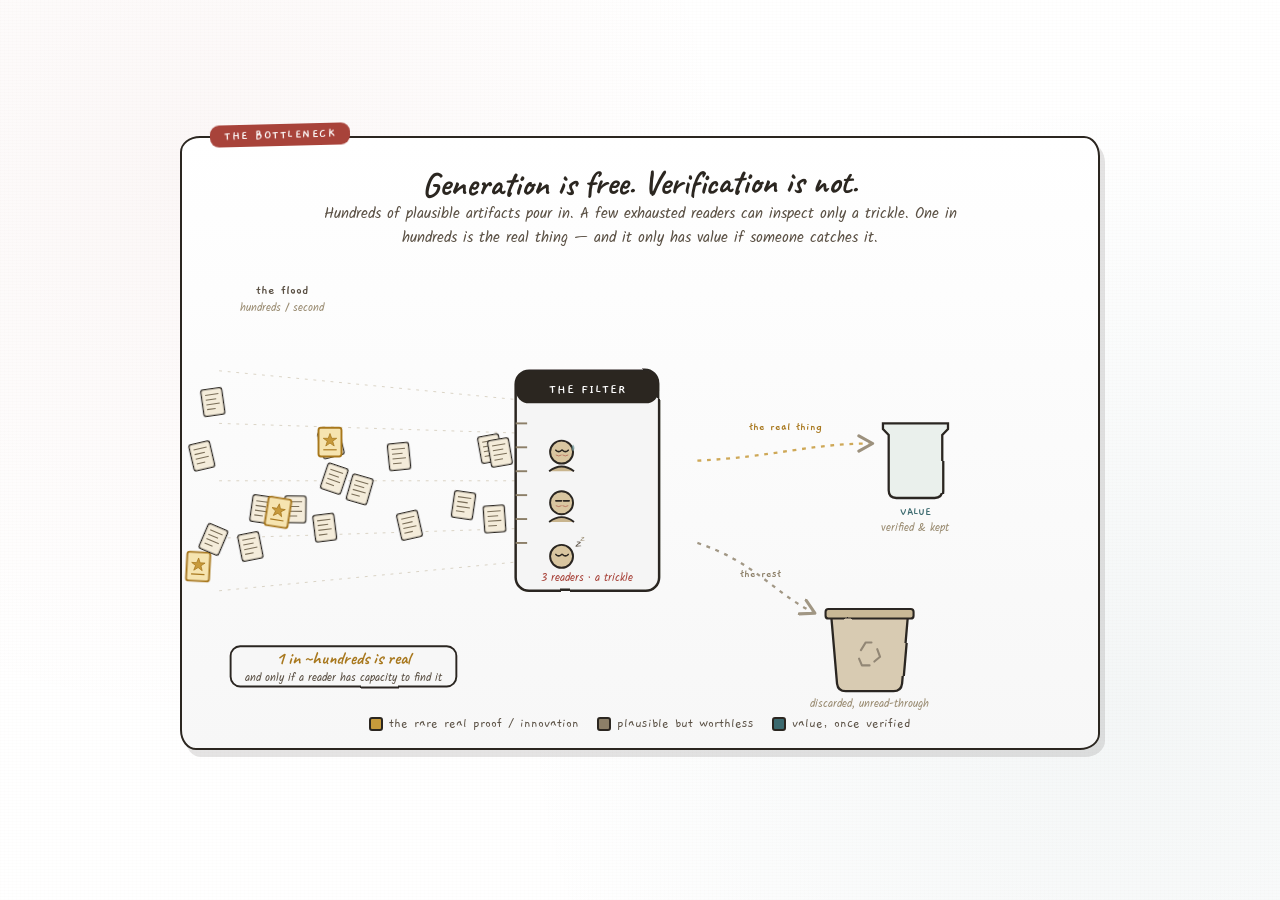
<file: assets/figures/monkeys-figure.html>
<!DOCTYPE html>
<html lang="en">
<head>
<meta charset="UTF-8">
<meta name="viewport" content="width=device-width, initial-scale=1.0">
<title>The Verification Bottleneck — figure</title>
<link rel="preconnect" href="https://fonts.googleapis.com">
<link rel="preconnect" href="https://fonts.gstatic.com" crossorigin>
<link href="https://fonts.googleapis.com/css2?family=Caveat:wght@500;600;700&family=Gaegu:wght@400;700&family=Kalam:wght@400;700&display=swap" rel="stylesheet">
<style>
  :root{
    --paper:#FFFFFF;
    --paper2:#F5F5F5;
    --ink:#2B2620;
    --ink-soft:#5A5044;
    --faint:#9A8C72;
    --gold:#C79A3B;      /* the rare real proof */
    --gold-deep:#A8781E;
    --teal:#3C6A6F;      /* collected value */
    --red:#A8433A;       /* filter / fatigue accent */
    --junk:#8C7F68;      /* discarded */
  }
  *{box-sizing:border-box;margin:0;padding:0}
  body{
    background:
      radial-gradient(circle at 15% 20%, rgba(168,67,58,0.045), transparent 42%),
      radial-gradient(circle at 88% 78%, rgba(60,106,111,0.06), transparent 46%),
      var(--paper);
    min-height:100vh;
    display:flex;flex-direction:column;align-items:center;justify-content:center;
    padding:26px 16px 40px;
    font-family:'Kalam',cursive;color:var(--ink);
  }
  body::before{
    content:"";position:fixed;inset:0;pointer-events:none;opacity:0.45;
    background-image:
      repeating-linear-gradient(0deg, rgba(139,126,104,0.03) 0 1px, transparent 1px 3px),
      repeating-linear-gradient(90deg, rgba(139,126,104,0.025) 0 1px, transparent 1px 4px);
    mix-blend-mode:multiply;
  }
  .frame{
    width:min(920px,98vw);
    background:linear-gradient(180deg,#FFFFFF,#F7F7F7);
    border:2.5px solid var(--ink);
    border-radius:20px 16px 20px 16px/16px 20px 16px 20px;
    box-shadow:5px 7px 0 rgba(43,38,32,0.12);
    padding:22px 18px 16px;
    position:relative;
    z-index:2;
  }
  .tab{
    position:absolute;top:-14px;left:28px;
    background:var(--red);color:#FFFFFF;
    font-family:'Gaegu',cursive;font-weight:700;font-size:13px;
    letter-spacing:1.5px;text-transform:uppercase;
    padding:3px 14px;border-radius:9px;transform:rotate(-1.5deg);
  }
  h2{
    font-family:'Caveat',cursive;font-weight:700;
    font-size:clamp(24px,3.6vw,34px);line-height:1;
    text-align:center;margin:6px 0 2px;transform:rotate(-0.4deg);
  }
  .sub{
    text-align:center;font-size:clamp(13px,1.9vw,15px);
    color:var(--ink-soft);max-width:640px;margin:0 auto 6px;
  }
  svg{width:100%;height:auto;display:block;overflow:visible}

  .legend{
    display:flex;gap:18px;justify-content:center;flex-wrap:wrap;
    margin-top:10px;font-family:'Gaegu',cursive;font-size:13.5px;color:var(--ink-soft);
  }
  .legend span{display:inline-flex;align-items:center;gap:6px}
  .sw{width:14px;height:14px;border:2px solid var(--ink);border-radius:3px;display:inline-block}
  .sw.gold{background:var(--gold)}
  .sw.junk{background:var(--junk)}
  .sw.teal{background:var(--teal)}

  @media (prefers-reduced-motion:reduce){
    .doc{animation:none!important;opacity:1!important}
  }
</style>
</head>
<body>
<div class="frame">
  <div class="tab">the bottleneck</div>
  <h2>Generation is free. Verification is not.</h2>
  <p class="sub">Hundreds of plausible artifacts pour in. A few exhausted readers can inspect only a trickle. One in hundreds is the real thing — and it only has value if someone catches it.</p>

  <svg id="fig" viewBox="0 0 920 470" role="img" aria-label="Hundreds of paper artifacts flow from the left into a filter staffed by tired readers; a rare gold one is collected as value on the right, the rest fall to a recycle bin below.">
    <defs>
      <filter id="rough"><feTurbulence type="fractalNoise" baseFrequency="0.012" numOctaves="2" seed="4" result="n"/><feDisplacementMap in="SourceGraphic" in2="n" scale="2.6"/></filter>
      <filter id="rough2"><feTurbulence type="fractalNoise" baseFrequency="0.02" numOctaves="2" seed="9" result="n"/><feDisplacementMap in="SourceGraphic" in2="n" scale="1.6"/></filter>

      <!-- a single paper artifact: sheet with scribbled formula lines -->
      <g id="doc">
        <rect x="-11" y="-14" width="22" height="28" rx="2.5" fill="#F4ECDA" stroke="#2B2620" stroke-width="1.4" filter="url(#rough2)"/>
        <line x1="-7" y1="-8" x2="7" y2="-8" stroke="#7A6E58" stroke-width="1.1"/>
        <line x1="-7" y1="-3" x2="4" y2="-3" stroke="#7A6E58" stroke-width="1.1"/>
        <line x1="-7" y1="2" x2="7" y2="2" stroke="#7A6E58" stroke-width="1.1"/>
        <line x1="-7" y1="7" x2="2" y2="7" stroke="#7A6E58" stroke-width="1.1"/>
      </g>
      <!-- the rare golden artifact -->
      <g id="docGold">
        <rect x="-12" y="-15" width="24" height="30" rx="2.5" fill="#F6E4B0" stroke="#A8781E" stroke-width="2" filter="url(#rough2)"/>
        <path d="M0,-9 L1.8,-4 L7,-4 L2.8,-1 L4.4,4 L0,1 L-4.4,4 L-2.8,-1 L-7,-4 L-1.8,-4 Z" fill="#C79A3B" stroke="#A8781E" stroke-width="0.8"/>
        <line x1="-7" y1="8" x2="7" y2="8" stroke="#A8781E" stroke-width="1.2"/>
      </g>
      <marker id="ar" viewBox="0 0 12 12" refX="8" refY="6" markerWidth="8" markerHeight="8" orient="auto-start-reverse">
        <path d="M1,1 L10,6 L1,11" fill="none" stroke="#8C7F68" stroke-width="2" stroke-linecap="round" stroke-linejoin="round"/>
      </marker>
    </defs>

    <!-- ============ LEFT: inflow label ============ -->
    <text x="86" y="40" text-anchor="middle" font-family="Gaegu,cursive" font-weight="700" font-size="15" fill="#5A5044">the flood</text>
    <text x="86" y="57" text-anchor="middle" font-family="Kalam,cursive" font-size="12" fill="#9A8C72">hundreds / second</text>

    <!-- inflow lanes (guides) -->
    <g stroke="#B7A98C" stroke-width="1" stroke-dasharray="3 6" opacity="0.5">
      <line x1="20" y1="120" x2="330" y2="150"/>
      <line x1="20" y1="175" x2="330" y2="185"/>
      <line x1="20" y1="235" x2="330" y2="235"/>
      <line x1="20" y1="295" x2="330" y2="285"/>
      <line x1="20" y1="350" x2="330" y2="320"/>
    </g>

    <!-- animated incoming docs get injected here -->
    <g id="stream"></g>

    <!-- ============ CENTER: the filter machine ============ -->
    <g id="machine">
      <!-- housing -->
      <rect x="330" y="120" width="150" height="230" rx="14" fill="#F5F5F5" stroke="#2B2620" stroke-width="2.6" filter="url(#rough)"/>
      <rect x="330" y="120" width="150" height="34" rx="14" fill="#2B2620"/>
      <text x="405" y="143" text-anchor="middle" font-family="Gaegu,cursive" font-weight="700" font-size="15" fill="#FFFFFF" letter-spacing="1">THE FILTER</text>

      <!-- intake grate (many slots, few open) -->
      <g stroke="#8C7F68" stroke-width="2">
        <line x1="330" y1="175" x2="342" y2="175"/>
        <line x1="330" y1="200" x2="342" y2="200"/>
        <line x1="330" y1="225" x2="342" y2="225"/>
        <line x1="330" y1="250" x2="342" y2="250"/>
        <line x1="330" y1="275" x2="342" y2="275"/>
        <line x1="330" y1="300" x2="342" y2="300"/>
      </g>

      <!-- three tired readers as desks/heads inside -->
      <!-- reader 1 -->
      <g transform="translate(378,205)">
        <circle cx="0" cy="0" r="12" fill="#D9C6A0" stroke="#2B2620" stroke-width="2" filter="url(#rough2)"/>
        <!-- tired eyes: half-closed -->
        <path d="M-6,-2 q3,3 6,0" fill="none" stroke="#2B2620" stroke-width="1.6" stroke-linecap="round"/>
        <path d="M1,-2 q3,3 6,0" fill="none" stroke="#2B2620" stroke-width="1.6" stroke-linecap="round"/>
        <!-- eye bags -->
        <path d="M-6,3 q3,2 6,0" fill="none" stroke="#A8433A" stroke-width="1" opacity="0.6"/>
        <path d="M1,3 q3,2 6,0" fill="none" stroke="#A8433A" stroke-width="1" opacity="0.6"/>
        <!-- slumped shoulders -->
        <path d="M-13,20 q13,-10 26,0" fill="#C9B58E" stroke="#2B2620" stroke-width="2" filter="url(#rough2)"/>
        <!-- sweat/tired drop -->
        <path d="M12,-8 q3,4 0,7 q-3,-3 0,-7Z" fill="#6E9599" opacity="0.7"/>
      </g>
      <!-- reader 2 -->
      <g transform="translate(378,258)">
        <circle cx="0" cy="0" r="12" fill="#D9C6A0" stroke="#2B2620" stroke-width="2" filter="url(#rough2)"/>
        <line x1="-6" y1="-2" x2="0" y2="-2" stroke="#2B2620" stroke-width="1.6" stroke-linecap="round"/>
        <line x1="2" y1="-2" x2="8" y2="-2" stroke="#2B2620" stroke-width="1.6" stroke-linecap="round"/>
        <path d="M-6,3 q3,2 6,0" fill="none" stroke="#A8433A" stroke-width="1" opacity="0.6"/>
        <path d="M1,3 q3,2 6,0" fill="none" stroke="#A8433A" stroke-width="1" opacity="0.6"/>
        <path d="M-13,20 q13,-10 26,0" fill="#C9B58E" stroke="#2B2620" stroke-width="2" filter="url(#rough2)"/>
      </g>
      <!-- reader 3 (head down, exhausted) -->
      <g transform="translate(378,312)">
        <circle cx="0" cy="2" r="12" fill="#D9C6A0" stroke="#2B2620" stroke-width="2" filter="url(#rough2)"/>
        <path d="M-6,0 q3,3 6,0" fill="none" stroke="#2B2620" stroke-width="1.6" stroke-linecap="round"/>
        <path d="M1,0 q3,3 6,0" fill="none" stroke="#2B2620" stroke-width="1.6" stroke-linecap="round"/>
        <text x="14" y="-8" font-family="Caveat,cursive" font-size="16" fill="#5A5044">z</text>
        <text x="19" y="-14" font-family="Caveat,cursive" font-size="12" fill="#9A8C72">z</text>
      </g>

      <!-- capacity note -->
      <text x="405" y="340" text-anchor="middle" font-family="Kalam,cursive" font-size="11" fill="#A8433A">3 readers · a trickle</text>

      <!-- output splitter on the right side of machine -->
      <path d="M480,215 L520,215" stroke="#2B2620" stroke-width="2.4" fill="none" filter="url(#rough2)"/>
      <path d="M480,300 L520,300" stroke="#2B2620" stroke-width="2.4" fill="none" filter="url(#rough2)"/>
    </g>

    <!-- ============ RIGHT-TOP: value container ============ -->
    <!-- path from filter to jar -->
    <path d="M520,214 C600,210 640,196 700,196" class="outPath" fill="none" stroke="#C79A3B" stroke-width="2.4" stroke-dasharray="4 6" marker-end="url(#ar)" opacity="0.85"/>
    <text x="612" y="182" text-anchor="middle" font-family="Gaegu,cursive" font-weight="700" font-size="13" fill="#A8781E">the real thing</text>

    <!-- the collecting jar (small) -->
    <g transform="translate(748,205)">
      <path d="M-34,-30 L34,-30 L34,-24 L28,-18 L28,40 Q28,48 20,48 L-20,48 Q-28,48 -28,40 L-28,-18 L-34,-24 Z"
            fill="#EAF0EC" stroke="#2B2620" stroke-width="2.4" filter="url(#rough)"/>
      <!-- collected gold pieces settling at bottom -->
      <g id="collected"></g>
      <text x="0" y="66" text-anchor="middle" font-family="Gaegu,cursive" font-weight="700" font-size="13" fill="#3C6A6F">VALUE</text>
      <text x="0" y="82" text-anchor="middle" font-family="Kalam,cursive" font-size="11" fill="#9A8C72">verified &amp; kept</text>
    </g>

    <!-- ============ RIGHT-BOTTOM: recycle bin ============ -->
    <path d="M520,300 C580,320 600,352 640,372" class="outPath" fill="none" stroke="#8C7F68" stroke-width="2.4" stroke-dasharray="4 6" marker-end="url(#ar)" opacity="0.8"/>
    <text x="586" y="336" text-anchor="middle" font-family="Gaegu,cursive" font-weight="700" font-size="13" fill="#8C7F68">the rest</text>

    <!-- bin -->
    <g transform="translate(700,395)">
      <path d="M-40,-18 L40,-18 L34,52 Q33,60 25,60 L-25,60 Q-33,60 -34,52 Z"
            fill="#D8CBB2" stroke="#2B2620" stroke-width="2.4" filter="url(#rough)"/>
      <rect x="-46" y="-26" width="92" height="10" rx="3" fill="#C9B896" stroke="#2B2620" stroke-width="2.2" filter="url(#rough2)"/>
      <!-- recycle mark -->
      <g transform="translate(0,20)" opacity="0.55" stroke="#5A5044" stroke-width="2.2" fill="none" stroke-linecap="round" stroke-linejoin="round">
        <path d="M-9,-3 L-4,-11 L2,-11" marker-end=""/>
        <path d="M8,-4 L11,4 L5,9"/>
        <path d="M-11,6 L-8,13 L0,13"/>
      </g>
      <!-- crumpled junk near top -->
      <g id="binPile"></g>
      <text x="0" y="76" text-anchor="middle" font-family="Kalam,cursive" font-size="11" fill="#9A8C72">discarded, unread-through</text>
    </g>

    <!-- ratio caption bottom-left -->
    <g transform="translate(150,430)">
      <rect x="-118" y="-22" width="236" height="42" rx="10" fill="#F7F7F7" stroke="#2B2620" stroke-width="2" filter="url(#rough)"/>
      <text x="0" y="-3" text-anchor="middle" font-family="Caveat,cursive" font-weight="700" font-size="19" fill="#A8781E">1 in ~hundreds is real</text>
      <text x="0" y="14" text-anchor="middle" font-family="Kalam,cursive" font-size="11.5" fill="#5A5044">and only if a reader has capacity to find it</text>
    </g>
  </svg>

  <div class="legend">
    <span><i class="sw gold"></i> the rare real proof / innovation</span>
    <span><i class="sw junk"></i> plausible but worthless</span>
    <span><i class="sw teal"></i> value, once verified</span>
  </div>
</div>

<script>
(function(){
  const NS="http://www.w3.org/2000/svg";
  const stream=document.getElementById("stream");
  const collected=document.getElementById("collected");
  const binPile=document.getElementById("binPile");
  const reduce=window.matchMedia("(prefers-reduced-motion:reduce)").matches;

  // entry lanes (y positions on the left) and the machine intake point
  const lanes=[120,150,180,210,240,270,300,330];
  const INTAKE_X=332, INTAKE_Y0=175, INTAKE_Y1=300;

  let goldCollectedCount=0;
  let binCount=0;
  const MAX_JAR=5, MAX_BIN=9;

  function rand(a,b){return a+Math.random()*(b-a);}

  // place a settled gold star in the jar
  function addToJar(){
    if(goldCollectedCount>=MAX_JAR) return;
    const i=goldCollectedCount++;
    const cols=[-14,0,14,-7,7];
    const x=cols[i%cols.length];
    const yy=38 - (i>2?12:0); // bottom row, then a second row
    const g=document.createElementNS(NS,"path");
    g.setAttribute("d","M0,-6 L1.6,-2 L6,-2 L2.5,1 L3.8,5 L0,2 L-3.8,5 L-2.5,1 L-6,-2 L-1.6,-2 Z");
    g.setAttribute("transform",`translate(${x},${yy})`);
    g.setAttribute("fill","#C79A3B");
    g.setAttribute("stroke","#A8781E");
    g.setAttribute("stroke-width","0.8");
    g.setAttribute("opacity","0");
    collected.appendChild(g);
    requestAnimationFrame(()=>{g.style.transition="opacity .5s";g.setAttribute("opacity","1");});
  }

  // add a crumpled junk ball to the bin (recycles when full so discard reads as continuous)
  function addToBin(){
    if(binCount>=MAX_BIN){
      // recycle: fade out the oldest few, reset count, keep the flow going
      while(binPile.childElementCount>3){ binPile.removeChild(binPile.firstChild); }
      binCount=binPile.childElementCount;
    }
    const i=binCount++;
    const x=rand(-26,26), y=rand(-14,6);
    const c=document.createElementNS(NS,"circle");
    c.setAttribute("cx",x);c.setAttribute("cy",y);
    c.setAttribute("r",rand(5,8).toFixed(1));
    c.setAttribute("fill","#B7A98C");
    c.setAttribute("stroke","#7A6E58");
    c.setAttribute("stroke-width","1.4");
    c.setAttribute("opacity","0");
    binPile.appendChild(c);
    requestAnimationFrame(()=>{c.style.transition="opacity .4s";c.setAttribute("opacity","0.9");});
  }

  // spawn one incoming doc that flies left->intake, then MOST fall to bin, FEW pass
  let spawned=0;
  function spawnDoc(){
    const gold = (Math.random()<0.012); // ~1 in 80+ visually rare; guaranteed periodic below
    makeDoc(gold);
  }

  function makeDoc(isGold){
    const use=document.createElementNS(NS,"use");
    use.setAttribute("href", isGold?"#docGold":"#doc");
    const laneY=lanes[Math.floor(Math.random()*lanes.length)];
    const startX=rand(-30,10);
    const rot=rand(-25,25);
    use.setAttribute("transform",`translate(${startX},${laneY}) rotate(${rot})`);
    use.style.opacity="0";
    stream.appendChild(use);

    const intakeY=rand(INTAKE_Y0,INTAKE_Y1);
    const t0=performance.now();
    const flyDur=reduce?0:rand(2600,4200);
    // decide fate: only a small fraction are "inspected & pass"; gold that is caught goes to jar
    // capacity is tiny: independent small chance to be processed
    const caught = Math.random()<0.10;      // reader had capacity to actually inspect
    const passes = isGold && caught;         // real AND inspected -> value
    // a rare non-gold false-catch is discarded after inspection anyway

    function frame(now){
      let p=(now-t0)/flyDur; if(p>1)p=1;
      const ease=p<0.5?2*p*p:1-Math.pow(-2*p+2,2)/2;
      const x=startX + ease*(INTAKE_X-6-startX);
      const y=laneY + ease*(intakeY-laneY);
      const r=rot*(1-ease*0.6);
      use.setAttribute("transform",`translate(${x.toFixed(1)},${y.toFixed(1)}) rotate(${r.toFixed(1)})`);
      use.style.opacity = p<0.1? (p*10).toFixed(2) : (p>0.9? "1":"1");
      if(p<1){requestAnimationFrame(frame);}
      else{ atIntake(use,intakeY,passes,isGold); }
    }
    if(reduce){ use.style.opacity="1"; atIntake(use,intakeY,passes,isGold); }
    else requestAnimationFrame(frame);
  }

  function atIntake(use,intakeY,passes,isGold){
    // from intake, either route up-right to jar (passes) or down-right to bin (most)
    const sx=INTAKE_X-6, sy=intakeY;
    const t0=performance.now();
    const dur=reduce?0:rand(900,1400);
    const target = passes ? {x:744,y:235} : {x:695,y:388};
    function frame(now){
      let p=(now-t0)/dur; if(p>1)p=1;
      const ease=1-Math.pow(1-p,2);
      const x=sx+ease*(target.x-sx);
      const y=sy+ease*(target.y-sy);
      use.setAttribute("transform",`translate(${x.toFixed(1)},${y.toFixed(1)}) rotate(${(p*40*(passes?-1:1)).toFixed(1)})`);
      use.style.opacity=(1-p*0.85).toFixed(2);
      if(p<1)requestAnimationFrame(frame);
      else{
        use.remove();
        if(passes) addToJar(); else addToBin();
      }
    }
    if(reduce){ use.remove(); if(passes)addToJar(); else addToBin(); return; }
    requestAnimationFrame(frame);
  }

  // guarantee the story reads: force one gold that PASSES early, and keep a steady flood
  function forceGoldPass(){
    // custom gold that always gets caught
    const use=document.createElementNS(NS,"use");
    use.setAttribute("href","#docGold");
    const laneY=lanes[2];
    use.setAttribute("transform",`translate(0,${laneY})`);
    use.style.opacity="0";
    stream.appendChild(use);
    const startX=0, intakeY=215;
    const t0=performance.now(); const flyDur=reduce?0:3400;
    function frame(now){
      let p=(now-t0)/flyDur;if(p>1)p=1;
      const ease=p<0.5?2*p*p:1-Math.pow(-2*p+2,2)/2;
      const x=startX+ease*(INTAKE_X-6-startX);
      const y=laneY+ease*(intakeY-laneY);
      use.setAttribute("transform",`translate(${x.toFixed(1)},${y.toFixed(1)})`);
      use.style.opacity=p<0.1?(p*10).toFixed(2):"1";
      if(p<1)requestAnimationFrame(frame); else atIntake(use,intakeY,true,true);
    }
    if(reduce){atIntake(use,intakeY,true,true);} else requestAnimationFrame(frame);
  }

  if(reduce){
    // static: show a handful in, a couple in bin, one in jar
    for(let i=0;i<10;i++) makeDoc(false);
    addToJar(); addToBin();addToBin();addToBin();
  }else{
    // steady flood — dense inflow, only a trickle ever caught
    let count=0;
    const flood=setInterval(()=>{
      const n=3+Math.floor(Math.random()*3); // 3-5 docs per tick => reads as "hundreds"
      for(let k=0;k<n;k++) spawnDoc();
      count++;
      // a real one that actually gets caught only every ~7 ticks: rare, but the jar slowly grows
      if(count%7===0 && goldCollectedCount<MAX_JAR) forceGoldPass();
    }, 620);
    // kick off a gold pass early so the eye learns the color mapping
    setTimeout(forceGoldPass, 1400);
  }
})();
</script>
</body>
</html>
</file>
<file: style.css>
:root {
    --bg-color: #ffffff;
    --text-color: #1a1a1a;
    --accent-color: #666666;
    --link-color: #000000;
    --container-bg: rgba(255, 255, 255, 0.75);
    --border-color: rgba(0, 0, 0, 0.1);
    --font-main: 'Inter', -apple-system, BlinkMacSystemFont, "Segoe UI", Roboto, Helvetica, Arial, sans-serif;
}

* {
    margin: 0;
    padding: 0;
    box-sizing: border-box;
}

body {
    font-family: var(--font-main);
    background-color: var(--bg-color);
    color: var(--text-color);
    line-height: 1.6;
    overflow-x: hidden;
}

#matrix-bg {
    position: fixed;
    top: 0;
    left: 0;
    width: 100%;
    height: 100%;
    z-index: -1;
    opacity: 0.6; /* Subtle effect */
}

/* Top navigation bar */
.navbar {
    position: sticky;
    top: 0;
    z-index: 10;
    display: flex;
    align-items: center;
    justify-content: space-between;
    padding: 16px 32px;
    background: rgba(255, 255, 255, 0.8);
    backdrop-filter: blur(10px);
    -webkit-backdrop-filter: blur(10px);
    border-bottom: 1px solid var(--border-color);
}

.navbar .nav-brand {
    font-weight: 600;
    font-size: 1.1rem;
    color: var(--text-color);
    border-bottom: none;
}

.navbar .nav-brand:hover {
    color: #000000;
}

.nav-links {
    display: flex;
    gap: 28px;
    flex-wrap: wrap;
    justify-content: flex-end;
}

.nav-links a {
    color: var(--text-color);
    font-weight: 400;
    border-bottom: none;
    transition: color 0.2s ease;
}

.nav-links a:hover {
    color: #000000;
    border-bottom: 1px solid var(--accent-color);
}

.background-motion-toggle {
    margin-left: 4px;
    padding: 6px 14px;
    border: 1px solid var(--border-color);
    border-radius: 999px;
    background: rgba(255, 255, 255, 0.6);
    color: var(--text-color);
    font: inherit;
    font-size: 0.82rem;
    line-height: 1.2;
    white-space: nowrap;
    cursor: pointer;
    transition: color 0.2s ease, border-color 0.2s ease, background-color 0.2s ease;
}

.background-motion-toggle:hover {
    color: #000000;
    border-color: #111111;
}

/* Motion off: muted styling signals the background is paused. */
.background-motion-toggle[data-motion-state="paused"] {
    background: rgba(0, 0, 0, 0.04);
    color: var(--accent-color);
}

.container {
    max-width: 800px;
    margin: 40px auto;
    padding: 40px;
    background: var(--container-bg);
    backdrop-filter: blur(10px);
    -webkit-backdrop-filter: blur(10px);
    border-radius: 12px;
    border: 1px solid var(--border-color);
    box-shadow: 0 8px 32px 0 rgba(0, 0, 0, 0.12);
}

header {
    text-align: center;
    margin-bottom: 60px;
}

.profile-img {
    width: 150px;
    height: 150px;
    border-radius: 50%;
    object-fit: cover;
    margin-bottom: 20px;
    border: 2px solid rgba(0, 0, 0, 0.1);
    box-shadow: 0 4px 20px rgba(0,0,0,0.15);
}

h1 {
    font-weight: 600;
    font-size: 2.5rem;
    margin-bottom: 0.5rem;
    letter-spacing: -0.02em;
}

.name-bengali {
    font-size: 1.1rem;
    color: var(--accent-color);
    font-weight: 300;
    margin-bottom: 1rem;
}

.subtitle {
    font-size: 1.1rem;
    color: var(--text-color);
    font-weight: 400;
    margin-bottom: 0.5rem;
}

.subtitle a {
    border-bottom: none;
}

.subtitle a:hover {
    color: #000000;
}

.identity {
    font-size: 1rem;
    color: var(--accent-color);
    font-weight: 300;
    margin-bottom: 0.3rem;
}

.social-links {
    display: flex;
    justify-content: center;
    gap: 20px;
    margin-top: 20px;
}

.social-links a {
    color: var(--text-color);
    text-decoration: none;
    font-size: 1.3rem;
    display: inline-flex;
    align-items: center;
    justify-content: center;
    width: 40px;
    height: 40px;
    border-radius: 50%;
    border: 1px solid rgba(0, 0, 0, 0.2);
    transition: all 0.3s ease;
}

.social-links a:hover {
    border-color: var(--text-color);
    background-color: rgba(0, 0, 0, 0.05);
    color: #000000;
}

section {
    margin-bottom: 60px;
}

h2 {
    font-size: 1.5rem;
    font-weight: 600;
    margin-bottom: 20px;
    padding-bottom: 10px;
    border-bottom: 1px solid var(--border-color);
    letter-spacing: -0.01em;
}

p {
    margin-bottom: 1.5rem;
    font-weight: 300;
    color: #333333;
}

a {
    color: var(--link-color);
    text-decoration: none;
    border-bottom: 1px dotted var(--accent-color);
    transition: color 0.2s ease;
}

a:hover {
    color: #000000;
    border-bottom-style: solid;
}

.section-link {
    display: inline-block;
    margin-top: 0.25rem;
    font-weight: 600;
    border-bottom-style: solid;
}

.publication-list {
    list-style: none;
}

.publication-list li {
    margin-bottom: 25px;
}

.pub-title {
    display: block;
    font-weight: 400;
    margin-bottom: 4px;
    color: #000000;
}

.pub-info {
    font-size: 0.9rem;
    color: var(--accent-color);
    font-style: italic;
    margin-right: 10px;
}

.pub-link {
    font-size: 0.85rem;
    text-transform: uppercase;
    letter-spacing: 0.5px;
    border-bottom: none;
    opacity: 0.7;
}

.pub-link:hover {
    opacity: 1;
}

.blog-index {
    display: grid;
    gap: 24px;
}

.post-card {
    padding: 28px;
    border: 1px solid var(--border-color);
    border-radius: 14px;
    background: rgba(255, 255, 255, 0.65);
}

.post-card h2 {
    margin-bottom: 10px;
    border-bottom: none;
    padding-bottom: 0;
}

.post-meta {
    color: var(--accent-color);
    font-size: 0.9rem;
    margin-bottom: 1rem;
}

.post-card .section-link {
    margin-top: 0;
}

.article-page {
    background:
        radial-gradient(circle at 12% 4%, rgba(0, 0, 0, 0.05), transparent 28%),
        radial-gradient(circle at 88% 12%, rgba(0, 0, 0, 0.04), transparent 32%),
        var(--bg-color);
}

.article-shell {
    display: grid;
    grid-template-columns: minmax(0, 820px) minmax(300px, 420px);
    gap: 28px;
    align-items: start;
    min-width: 0;
    max-width: 1360px;
    margin: 40px auto;
    padding: 0 28px;
}

.article-card,
.reference-panel {
    background: var(--container-bg);
    backdrop-filter: blur(10px);
    -webkit-backdrop-filter: blur(10px);
    border: 1px solid var(--border-color);
    box-shadow: 0 8px 32px 0 rgba(0, 0, 0, 0.12);
}

.article-card {
    border-radius: 18px;
    padding: 48px;
    min-width: 0;
    overflow-wrap: break-word;
}

.back-link {
    display: inline-flex;
    margin-bottom: 36px;
    color: var(--accent-color);
    font-size: 0.9rem;
}

.article-header {
    text-align: left;
    margin-bottom: 56px;
}

.eyebrow {
    margin-bottom: 0.5rem;
    color: var(--accent-color);
    font-size: 0.78rem;
    font-weight: 600;
    letter-spacing: 0.18em;
    text-transform: uppercase;
}

.article-header h1 {
    max-width: 100%;
    font-size: clamp(2.35rem, 5.6vw, 4.15rem);
    line-height: 0.92;
    letter-spacing: -0.06em;
    text-wrap: balance;
}

.article-dek {
    max-width: 680px;
    margin-top: 1.4rem;
    color: #222222;
    font-size: clamp(1.2rem, 2.4vw, 1.75rem);
    line-height: 1.35;
}

.article-meta {
    color: var(--accent-color);
    font-size: 0.92rem;
}

.featured-figure {
    margin: 36px 0 0;
}

.featured-figure iframe {
    display: block;
    width: 100%;
    height: 560px;
    border: 1px solid var(--border-color);
    border-radius: 16px;
    background: #ffffff;
}

.featured-figure figcaption {
    margin-top: 10px;
    color: var(--accent-color);
    font-size: 0.88rem;
    line-height: 1.5;
}

.article-disclaimer {
    margin-top: 28px;
    padding: 18px 20px;
    border-left: 3px solid #111111;
    background: rgba(0, 0, 0, 0.04);
    color: #2a2a2a;
    font-size: 0.94rem;
    line-height: 1.65;
}

.article-body {
    font-size: 1.04rem;
    max-width: 100%;
    min-width: 0;
    overflow-wrap: break-word;
}

.article-body p {
    margin-bottom: 1.55rem;
    color: #252525;
    font-weight: 300;
}

.article-body strong {
    color: #050505;
    font-weight: 600;
}

.essay-body h3 {
    margin: 38px 0 12px;
    color: #111111;
    font-size: 1.14rem;
    font-weight: 600;
    line-height: 1.35;
}

.essay-body ul,
.essay-body ol {
    margin: 0 0 1.55rem;
    padding-left: 1.25rem;
}

.essay-body li {
    margin-bottom: 0.72rem;
    color: #252525;
    font-weight: 300;
}

.essay-body blockquote {
    margin: 26px 0 30px;
    padding: 18px 22px;
    border-left: 3px solid #111111;
    border-radius: 0 12px 12px 0;
    background: rgba(0, 0, 0, 0.04);
}

.essay-body blockquote p {
    margin-bottom: 0.85rem;
}

.essay-body blockquote p:last-child {
    margin-bottom: 0;
}

.essay-break {
    width: 74px;
    height: 1px;
    margin: 42px 0 22px;
    background: var(--border-color);
}

.article-outline {
    margin: 34px 0 62px;
    padding: 22px 0 20px;
    border-top: 1px solid var(--border-color);
    border-bottom: 1px solid var(--border-color);
    scroll-margin-top: 96px;
}

.article-outline-label {
    margin-bottom: 0.8rem;
    color: var(--accent-color);
    font-size: 0.76rem;
    font-weight: 600;
    letter-spacing: 0.14em;
    text-transform: uppercase;
}

.article-outline ul {
    display: grid;
    gap: 0.85rem;
    margin: 0;
    padding: 0;
    list-style: none;
}

.article-outline li {
    position: relative;
    padding-left: 18px;
}

.article-outline li::before {
    content: "";
    position: absolute;
    top: 0.65em;
    left: 0;
    width: 5px;
    height: 5px;
    border-radius: 50%;
    background: #111111;
}

.article-outline a {
    border-bottom: none;
    color: #111111;
    font-weight: 600;
}

.article-outline a:hover {
    border-bottom: 1px solid var(--accent-color);
}

.article-outline span {
    display: block;
    margin-top: 0.12rem;
    color: var(--accent-color);
    font-size: 0.86rem;
    line-height: 1.45;
}

.sections-fab {
    position: fixed;
    right: max(24px, env(safe-area-inset-right));
    bottom: max(24px, env(safe-area-inset-bottom));
    z-index: 900;
    display: inline-flex;
    align-items: center;
    justify-content: center;
    min-height: 42px;
    padding: 0 18px;
    border: 1px solid rgba(0, 0, 0, 0.16);
    border-radius: 999px;
    background: rgba(255, 255, 255, 0.9);
    backdrop-filter: blur(12px);
    -webkit-backdrop-filter: blur(12px);
    box-shadow: 0 12px 34px rgba(0, 0, 0, 0.16);
    color: #111111;
    font-size: 0.86rem;
    font-weight: 600;
    line-height: 1;
    text-decoration: none;
    border-bottom: 1px solid rgba(0, 0, 0, 0.16);
    -webkit-tap-highlight-color: transparent;
}

.sections-fab:visited,
.sections-fab:hover,
.sections-fab:active {
    border-color: rgba(0, 0, 0, 0.16);
    background: rgba(255, 255, 255, 0.9);
    color: #111111;
}

.sections-fab:focus-visible {
    outline: 3px solid rgba(15, 110, 86, 0.22);
    outline-offset: 4px;
}

@media (min-width: 1181px) {
    .sections-fab {
        right: auto;
        left: calc(max(0px, calc(50% - 680px)) + 820px);
        transform: translateX(-100%);
    }
}

@media (min-width: 769px) and (max-width: 1180px) {
    .sections-fab {
        right: auto;
        left: min(calc(100vw - 52px), calc(max(0px, calc(50% - 450px)) + 848px));
        transform: translateX(-100%);
    }
}

.article-body h2 {
    margin-top: 70px;
    margin-bottom: 18px;
    padding-bottom: 12px;
    font-size: clamp(1.65rem, 3vw, 2.35rem);
    letter-spacing: -0.04em;
}

.article-section {
    scroll-margin-top: 96px;
    border-radius: 16px;
    min-width: 0;
    transition: background-color 0.25s ease, box-shadow 0.25s ease;
}

.article-section.is-active h2 {
    border-bottom-color: rgba(0, 0, 0, 0.35);
}

.article-section.has-selected-ref {
    background: rgba(0, 0, 0, 0.025);
    box-shadow: 0 0 0 12px rgba(0, 0, 0, 0.025);
}

.ref-chip,
.reference-number {
    display: inline-flex;
    align-items: center;
    justify-content: center;
    min-width: 28px;
    height: 28px;
    border: 1px solid var(--border-color);
    border-radius: 999px;
    background: rgba(255, 255, 255, 0.85);
    color: #111111;
    font-size: 0.78rem;
    font-weight: 600;
    line-height: 1;
}

.ref-chip {
    border-bottom: 1px solid var(--border-color);
}

.paragraph-refs {
    display: inline-flex;
    align-items: center;
    flex-wrap: wrap;
    gap: 4px;
    margin-left: 0.35rem;
    white-space: normal;
    vertical-align: 0.08em;
}

.inline-ref {
    min-width: 23px;
    height: 23px;
    font-size: 0.68rem;
}

.article-body p[data-refs] {
    scroll-margin-top: 120px;
    border-radius: 10px;
    transition: background-color 0.25s ease, box-shadow 0.25s ease;
}

.article-body p.is-active-evidence {
    background: rgba(0, 0, 0, 0.025);
    box-shadow: 0 0 0 8px rgba(0, 0, 0, 0.025);
}

.article-body p.has-selected-ref {
    background: rgba(0, 0, 0, 0.045);
    box-shadow: 0 0 0 8px rgba(0, 0, 0, 0.045);
}

.ref-chip:hover,
.ref-chip.is-selected,
.reference-number:hover,
.reference-number.is-selected {
    border-color: #111111;
    background: #111111;
    color: #ffffff;
}

.reference-rail {
    position: sticky;
    top: 88px;
    max-height: calc(100vh - 110px);
}

.reference-panel {
    display: flex;
    flex-direction: column;
    min-width: 0;
    max-height: calc(100vh - 110px);
    border-radius: 18px;
    padding: 24px;
}

.reference-panel h2 {
    margin-bottom: 8px;
    padding-bottom: 0;
    border-bottom: none;
}

.reference-panel-header p {
    color: var(--accent-color);
    font-size: 0.92rem;
}

.reference-filter-label {
    margin-bottom: 6px;
    color: var(--accent-color);
    font-size: 0.76rem;
    font-weight: 600;
    letter-spacing: 0.12em;
    text-transform: uppercase;
}

.reference-filter {
    width: 100%;
    margin-bottom: 10px;
    padding: 10px 12px;
    border: 1px solid var(--border-color);
    border-radius: 10px;
    background: rgba(255, 255, 255, 0.8);
    color: var(--text-color);
    font: inherit;
}

.reference-reset {
    align-self: flex-start;
    margin-bottom: 16px;
    padding: 8px 12px;
    border: 1px solid var(--border-color);
    border-radius: 999px;
    background: rgba(255, 255, 255, 0.75);
    color: var(--text-color);
    cursor: pointer;
    font: inherit;
    font-size: 0.84rem;
}

.reference-reset:hover {
    border-color: #111111;
}

.reference-list {
    overflow: auto;
    list-style: none;
    /* Right gutter keeps the selected-card frame clear of the scrollbar. */
    padding-right: 14px;
}

.reference-group {
    position: sticky;
    top: 0;
    z-index: 1;
    margin: 18px 0 10px;
    padding: 8px 0;
    /* Opaque so a sticky header fully hides the one it slides over. */
    background: #ffffff;
    color: #111111;
    font-size: 0.78rem;
    font-weight: 600;
    letter-spacing: 0.08em;
    text-transform: uppercase;
}

.reference-card {
    display: grid;
    grid-template-columns: auto minmax(0, 1fr);
    gap: 10px;
    margin-bottom: 10px;
    padding: 12px;
    border: 1px solid transparent;
    border-radius: 12px;
    transition: opacity 0.2s ease, background-color 0.2s ease, border-color 0.2s ease;
}

.reference-card p {
    margin-bottom: 0;
    color: #333333;
    font-size: 0.82rem;
    line-height: 1.45;
    overflow-wrap: anywhere;
}

.reference-card.is-relevant {
    border-color: rgba(0, 0, 0, 0.18);
    background: rgba(255, 255, 255, 0.72);
}

.reference-card.is-muted {
    opacity: 0.38;
}

.reference-card.is-selected {
    border-color: #111111;
    background: rgba(0, 0, 0, 0.055);
    opacity: 1;
}

.reference-card.is-hidden,
.reference-group.is-hidden {
    display: none;
}

.sourcing-note {
    margin-top: 72px;
    padding: 24px;
    border: 1px solid var(--border-color);
    border-radius: 16px;
    background: rgba(0, 0, 0, 0.03);
}

.sourcing-note h2 {
    margin-top: 0;
}

.citation-block {
    margin-top: 72px;
    padding: 24px;
    border: 1px solid var(--border-color);
    border-radius: 16px;
    background: rgba(0, 0, 0, 0.03);
}

.citation-block h2 {
    margin-top: 0;
}

.citation-text {
    overflow-wrap: anywhere;
}

.citation-details {
    margin-top: 20px;
}

.citation-details summary {
    cursor: pointer;
    font-weight: 600;
}

.citation-details pre {
    margin: 12px 0 0;
    padding: 16px;
    overflow-x: auto;
    border: 1px solid var(--border-color);
    border-radius: 10px;
    background: rgba(255, 255, 255, 0.7);
    font-size: 0.82rem;
    line-height: 1.5;
    white-space: pre-wrap;
}

.review-body h3 {
    margin: 34px 0 10px;
    color: #111111;
    font-size: 1.12rem;
    font-weight: 600;
}

.review-body h4 {
    margin: 24px 0 8px;
    color: var(--accent-color);
    font-size: 0.82rem;
    font-weight: 600;
    letter-spacing: 0.08em;
    text-transform: uppercase;
}

.review-body ul {
    margin: 0 0 1.45rem;
    padding-left: 1.25rem;
}

.review-body li {
    margin-bottom: 0.65rem;
    color: #252525;
    font-weight: 300;
}

.review-body code {
    border-radius: 6px;
    background: rgba(15, 110, 86, 0.08);
    color: #0c4f3f;
    font-size: 0.86em;
    padding: 1px 5px;
}

.review-body .eq,
.artifact-modal .eq {
    position: relative;
    max-width: 100%;
    overflow-x: auto;
    -webkit-overflow-scrolling: touch;
    margin: 20px 0;
    padding: 14px 20px;
    border-left: 3px solid #0f6e56;
    border-radius: 0 10px 10px 0;
    background: rgba(255, 255, 255, 0.9);
    color: #1b2a28;
    font-size: 1.05rem;
    font-style: italic;
    line-height: 1.55;
    white-space: nowrap;
}

.review-body .eq .lbl,
.artifact-modal .eq .lbl {
    color: var(--accent-color);
    font-size: 0.68rem;
    font-style: normal;
    letter-spacing: 0.05em;
    text-transform: uppercase;
}

.review-body figure.fig,
.artifact-modal figure.fig {
    position: relative;
    max-width: 100%;
    overflow: hidden;
    margin: 26px 0 30px;
    padding: 20px 20px 10px;
    border: 1px solid var(--border-color);
    border-radius: 14px;
    background: rgba(255, 255, 255, 0.88);
}

.review-body figure.fig .figsvg,
.artifact-modal figure.fig .figsvg {
    width: 100%;
    max-width: 100%;
    overflow: hidden;
}

.review-body figure.fig svg,
.artifact-modal figure.fig svg {
    display: block;
    width: 100%;
    max-width: 100%;
    height: auto;
}

.review-body figcaption,
.artifact-modal figcaption {
    margin-top: 8px;
    padding-top: 12px;
    border-top: 1px solid var(--border-color);
    color: #3a423f;
    font-size: 0.84rem;
    line-height: 1.55;
    overflow-wrap: anywhere;
}

.review-body figcaption .fno,
.artifact-modal figcaption .fno {
    margin-right: 8px;
    color: #0f6e56;
    font-size: 0.72rem;
    font-weight: 600;
    letter-spacing: 0.08em;
    text-transform: uppercase;
}

.review-body .callout {
    max-width: 100%;
    margin: 22px 0;
    padding: 16px 20px;
    border: 1px solid #cfe4db;
    border-radius: 12px;
    background: #eef5f2;
    color: #1f312d;
}

.review-body .callout .tag {
    display: block;
    margin-bottom: 6px;
    color: #0f6e56;
    font-size: 0.72rem;
    font-weight: 600;
    letter-spacing: 0.08em;
    text-transform: uppercase;
}

.review-table-wrap {
    position: relative;
    max-width: 100%;
    overflow-x: auto;
    -webkit-overflow-scrolling: touch;
    margin: 22px 0;
    border: 1px solid var(--border-color);
    border-radius: 14px;
    background: rgba(255, 255, 255, 0.88);
}

.review-body table.tbl,
.artifact-modal table.tbl {
    width: 100%;
    margin: 0;
    border-collapse: collapse;
    font-size: 0.92rem;
}

.review-body table.tbl th,
.review-body table.tbl td,
.artifact-modal table.tbl th,
.artifact-modal table.tbl td {
    padding: 11px 12px;
    border-bottom: 1px solid var(--border-color);
    color: #252525;
    text-align: left;
    vertical-align: top;
    overflow-wrap: anywhere;
}

.review-body table.tbl th,
.artifact-modal table.tbl th {
    color: var(--accent-color);
    font-size: 0.72rem;
    font-weight: 600;
    letter-spacing: 0.06em;
    text-transform: uppercase;
}

.review-body table.tbl tr:last-child td,
.artifact-modal table.tbl tr:last-child td {
    border-bottom: none;
}

.review-body table.tbl td strong,
.artifact-modal table.tbl td strong {
    color: #0f6e56;
}

.essay-body table.tbl {
    width: 100%;
    margin: 0;
    border-collapse: collapse;
    font-size: 0.92rem;
}

.essay-body table.tbl th,
.essay-body table.tbl td {
    padding: 11px 12px;
    border-bottom: 1px solid var(--border-color);
    color: #252525;
    text-align: left;
    vertical-align: top;
    overflow-wrap: anywhere;
}

.essay-body table.tbl th {
    color: var(--accent-color);
    font-size: 0.72rem;
    font-weight: 600;
    letter-spacing: 0.06em;
    text-transform: uppercase;
}

.essay-body table.tbl tr:last-child td {
    border-bottom: none;
}

.review-body .lin {
    margin: -4px 0 18px;
    padding: 2px 0 2px 14px;
    border-left: 2px solid #0f6e56;
    color: #465451;
    font-size: 0.92rem;
}

.review-body .lin b {
    margin-right: 8px;
    color: #0f6e56;
    font-size: 0.68rem;
    font-weight: 600;
    letter-spacing: 0.08em;
    text-transform: uppercase;
}

.review-body svg text.t,
.artifact-modal svg text.t {
    fill: #3a423f;
    font-size: 14px;
    font-weight: 400;
}

.review-body svg text.ts,
.artifact-modal svg text.ts {
    fill: #6e7a77;
    font-size: 12px;
    font-weight: 400;
}

.review-body svg text.th,
.artifact-modal svg text.th {
    fill: #1b2a28;
    font-size: 14px;
    font-weight: 500;
}

.review-body svg .box,
.artifact-modal svg .box {
    fill: #ffffff;
    stroke: #c3c2b7;
    stroke-width: 0.5;
}

.review-body svg .c-gray rect,
.review-body svg rect.c-gray,
.review-body svg .c-gray circle,
.artifact-modal svg .c-gray rect,
.artifact-modal svg rect.c-gray,
.artifact-modal svg .c-gray circle {
    fill: #d3d1c7;
    stroke: #5f5e5a;
    stroke-width: 0.5;
}

.review-body svg .c-gray .th,
.artifact-modal svg .c-gray .th {
    fill: #2c2c2a;
}

.review-body svg .c-gray .ts,
.artifact-modal svg .c-gray .ts {
    fill: #444441;
}

.review-body svg .c-teal rect,
.review-body svg rect.c-teal,
.review-body svg .c-teal circle,
.artifact-modal svg .c-teal rect,
.artifact-modal svg rect.c-teal,
.artifact-modal svg .c-teal circle {
    fill: #9fe1cb;
    stroke: #0f6e56;
    stroke-width: 0.5;
}

.review-body svg .c-teal .th,
.review-body svg .c-teal .t,
.artifact-modal svg .c-teal .th,
.artifact-modal svg .c-teal .t {
    fill: #04342c;
}

.review-body svg .c-teal .ts,
.artifact-modal svg .c-teal .ts {
    fill: #085041;
}

.review-body svg .c-coral rect,
.review-body svg rect.c-coral,
.artifact-modal svg .c-coral rect,
.artifact-modal svg rect.c-coral {
    fill: #f5c4b3;
    stroke: #993c1d;
    stroke-width: 0.5;
}

.review-body svg .c-coral .th,
.artifact-modal svg .c-coral .th {
    fill: #4a1b0c;
}

.review-body svg .c-coral .ts,
.artifact-modal svg .c-coral .ts {
    fill: #712b13;
}

.review-body svg .c-amber rect,
.review-body svg rect.c-amber,
.artifact-modal svg .c-amber rect,
.artifact-modal svg rect.c-amber {
    fill: #fac775;
    stroke: #854f0b;
    stroke-width: 0.5;
}

.review-body svg .c-amber .th,
.artifact-modal svg .c-amber .th {
    fill: #412402;
}

.review-body svg .c-amber .ts,
.artifact-modal svg .c-amber .ts {
    fill: #633806;
}

.review-body svg .c-green rect,
.review-body svg rect.c-green,
.artifact-modal svg .c-green rect,
.artifact-modal svg rect.c-green {
    fill: #c0dd97;
    stroke: #3b6d11;
    stroke-width: 0.5;
}

.review-body svg .c-green .th,
.artifact-modal svg .c-green .th {
    fill: #173404;
}

.review-body svg .c-green .ts,
.artifact-modal svg .c-green .ts {
    fill: #27500a;
}

.review-body svg .c-blue rect,
.review-body svg rect.c-blue,
.artifact-modal svg .c-blue rect,
.artifact-modal svg rect.c-blue {
    fill: #b5d4f4;
    stroke: #185fa5;
    stroke-width: 0.5;
}

.review-body svg .c-blue .th,
.artifact-modal svg .c-blue .th {
    fill: #042c53;
}

.review-body svg .c-blue .ts,
.artifact-modal svg .c-blue .ts {
    fill: #0c447c;
}

.review-body svg .c-purple rect,
.review-body svg rect.c-purple,
.artifact-modal svg .c-purple rect,
.artifact-modal svg rect.c-purple {
    fill: #cecbf6;
    stroke: #534ab7;
    stroke-width: 0.5;
}

.review-body svg .c-purple .th,
.artifact-modal svg .c-purple .th {
    fill: #26215c;
}

.review-body svg .c-purple .ts,
.artifact-modal svg .c-purple .ts {
    fill: #3c3489;
}

.review-body svg .c-red rect,
.review-body svg rect.c-red,
.artifact-modal svg .c-red rect,
.artifact-modal svg rect.c-red {
    fill: #f7c1c1;
    stroke: #a32d2d;
    stroke-width: 0.5;
}

.review-body svg .c-red .th,
.artifact-modal svg .c-red .th {
    fill: #501313;
}

.review-body svg .c-red .ts,
.artifact-modal svg .c-red .ts {
    fill: #791f1f;
}

.review-artifact {
    position: relative;
}

.artifact-expand {
    position: absolute;
    top: 12px;
    right: 12px;
    z-index: 1;
    width: 34px;
    height: 34px;
    border: 1px solid var(--border-color);
    border-radius: 999px;
    background: rgba(255, 255, 255, 0.92);
    color: #111111;
    cursor: pointer;
    font: inherit;
    font-size: 0.92rem;
    line-height: 1;
}

.artifact-expand:hover {
    border-color: #111111;
    background: #111111;
    color: #ffffff;
}

.review-body figure.fig.review-artifact {
    padding-top: 54px;
}

.review-body .eq.review-artifact {
    padding-right: 58px;
}

.review-table-wrap.review-artifact {
    padding-top: 48px;
}

.review-table-wrap.review-artifact table.tbl {
    min-width: 700px;
}

.artifact-modal-open {
    overflow: hidden;
}

.artifact-modal {
    position: fixed;
    inset: 0;
    z-index: 1200;
    display: none;
    align-items: center;
    justify-content: center;
    padding: 28px;
    background: rgba(0, 0, 0, 0.5);
    backdrop-filter: blur(8px);
    -webkit-backdrop-filter: blur(8px);
}

.artifact-modal.is-open {
    display: flex;
}

.artifact-modal-dialog {
    width: min(1200px, 100%);
    max-height: calc(100vh - 56px);
    overflow: auto;
    overscroll-behavior: contain;
    border: 1px solid var(--border-color);
    border-radius: 18px;
    background: var(--container-bg);
    box-shadow: 0 18px 60px rgba(0, 0, 0, 0.22);
    padding: 24px;
}

.artifact-modal-header {
    display: flex;
    align-items: center;
    justify-content: space-between;
    gap: 12px;
    margin-bottom: 16px;
}

.artifact-modal-title {
    color: var(--accent-color);
    font-size: 0.84rem;
    font-weight: 600;
    letter-spacing: 0.08em;
    text-transform: uppercase;
}

.artifact-modal-close {
    width: 36px;
    height: 36px;
    border: 1px solid var(--border-color);
    border-radius: 999px;
    background: rgba(255, 255, 255, 0.92);
    color: #111111;
    cursor: pointer;
    font: inherit;
    font-size: 1rem;
    line-height: 1;
}

.artifact-modal-close:hover {
    border-color: #111111;
    background: #111111;
    color: #ffffff;
}

.artifact-modal-body > :first-child {
    margin-top: 0;
}

.artifact-modal-body figure.fig,
.artifact-modal-body .eq,
.artifact-modal-body .review-table-wrap {
    margin: 0;
}

.artifact-modal-body .eq {
    white-space: normal;
    overflow-wrap: anywhere;
}

.artifact-modal-body .review-table-wrap {
    overflow: auto;
}

.artifact-modal-body table.tbl {
    min-width: 760px;
}

.artifact-modal-body figure.fig svg {
    min-width: min(760px, 180vw);
    max-width: none;
    max-height: 78vh;
}

.artifact-modal-body figure.fig {
    overflow: hidden;
}

.artifact-modal-body figure.fig .figsvg {
    overflow-x: auto;
    overflow-y: hidden;
    -webkit-overflow-scrolling: touch;
}

@media (max-width: 768px) {
    .navbar {
        padding: 14px 20px;
    }

    .nav-links {
        gap: 18px;
    }

    .container {
        margin: 0;
        border-radius: 0;
        padding: 30px 20px;
        min-height: 100vh;
    }

    h1 {
        font-size: 2rem;
    }
}

@media (max-width: 1180px) {
    .article-shell {
        grid-template-columns: 1fr;
        max-width: 900px;
    }

    .reference-rail {
        position: static;
        max-height: none;
    }

    .reference-panel {
        max-height: none;
    }

    .reference-list {
        max-height: 520px;
    }
}

@media (max-width: 768px) {
    .article-shell {
        margin: 0;
        padding: 0;
        max-width: 100%;
        overflow-x: hidden;
    }

    .article-card,
    .reference-panel {
        border-radius: 0;
        padding: 30px 20px;
        max-width: 100%;
    }

    .article-header h1 {
        font-size: 2.35rem;
    }

    .featured-figure iframe {
        height: 500px;
    }

    .article-body {
        font-size: 1rem;
    }

    .paragraph-refs {
        margin-left: 0.2rem;
    }

    .essay-body h3,
    .review-body h3 {
        font-size: 1.04rem;
        line-height: 1.35;
    }

    .essay-body blockquote {
        padding: 16px 18px;
    }

    .review-body .eq {
        margin: 18px 0;
        padding: 12px 14px;
        font-size: 0.92rem;
    }

    .review-body .eq.review-artifact {
        padding-right: 50px;
    }

    .review-body figure.fig {
        margin: 22px 0 26px;
        padding: 14px 12px 10px;
        border-radius: 12px;
    }

    .review-body figure.fig.review-artifact {
        padding-top: 48px;
    }

    .review-body figcaption {
        font-size: 0.78rem;
        line-height: 1.5;
    }

    .review-body .callout {
        padding: 14px 16px;
        border-radius: 10px;
    }

    .review-table-wrap.review-artifact {
        padding-top: 44px;
    }

    .artifact-expand {
        top: 10px;
        right: 10px;
        width: 32px;
        height: 32px;
    }

    .sections-fab {
        right: max(16px, env(safe-area-inset-right));
        bottom: max(16px, env(safe-area-inset-bottom));
        min-height: 38px;
        padding: 0 14px;
        font-size: 0.8rem;
    }

    .review-table-wrap.review-artifact table.tbl,
    .artifact-modal-body table.tbl {
        min-width: 620px;
    }

    .artifact-modal {
        padding: 12px;
    }

    .artifact-modal-dialog {
        max-height: calc(100vh - 24px);
        padding: 18px;
    }

}

@media (max-width: 480px) {
    .navbar {
        padding: 12px 16px;
    }

    .nav-links {
        gap: 12px;
    }

    .article-card,
    .reference-panel {
        padding: 28px 16px;
    }

    .article-header {
        margin-bottom: 44px;
    }

    .article-header h1 {
        font-size: clamp(2rem, 12vw, 2.35rem);
        letter-spacing: -0.045em;
    }

    .article-dek {
        font-size: 1.08rem;
    }

    .featured-figure iframe {
        height: 460px;
    }

    .article-body h2 {
        margin-top: 54px;
        font-size: 1.55rem;
        letter-spacing: -0.025em;
    }

    .review-body figure.fig {
        padding-right: 10px;
        padding-left: 10px;
    }

    .essay-body table.tbl,
    .review-body table.tbl,
    .artifact-modal table.tbl {
        font-size: 0.84rem;
    }

    .review-table-wrap.review-artifact table.tbl,
    .artifact-modal-body table.tbl {
        min-width: 560px;
    }

    .artifact-modal-dialog {
        padding: 14px;
        border-radius: 14px;
    }

    .artifact-modal-header {
        margin-bottom: 12px;
    }
}

@media (prefers-reduced-motion: reduce) {
    .article-section,
    .article-body p[data-refs],
    .reference-card,
    .ref-chip,
    .reference-number,
    .artifact-expand,
    .artifact-modal-close {
        transition: none;
    }
}
</file>
